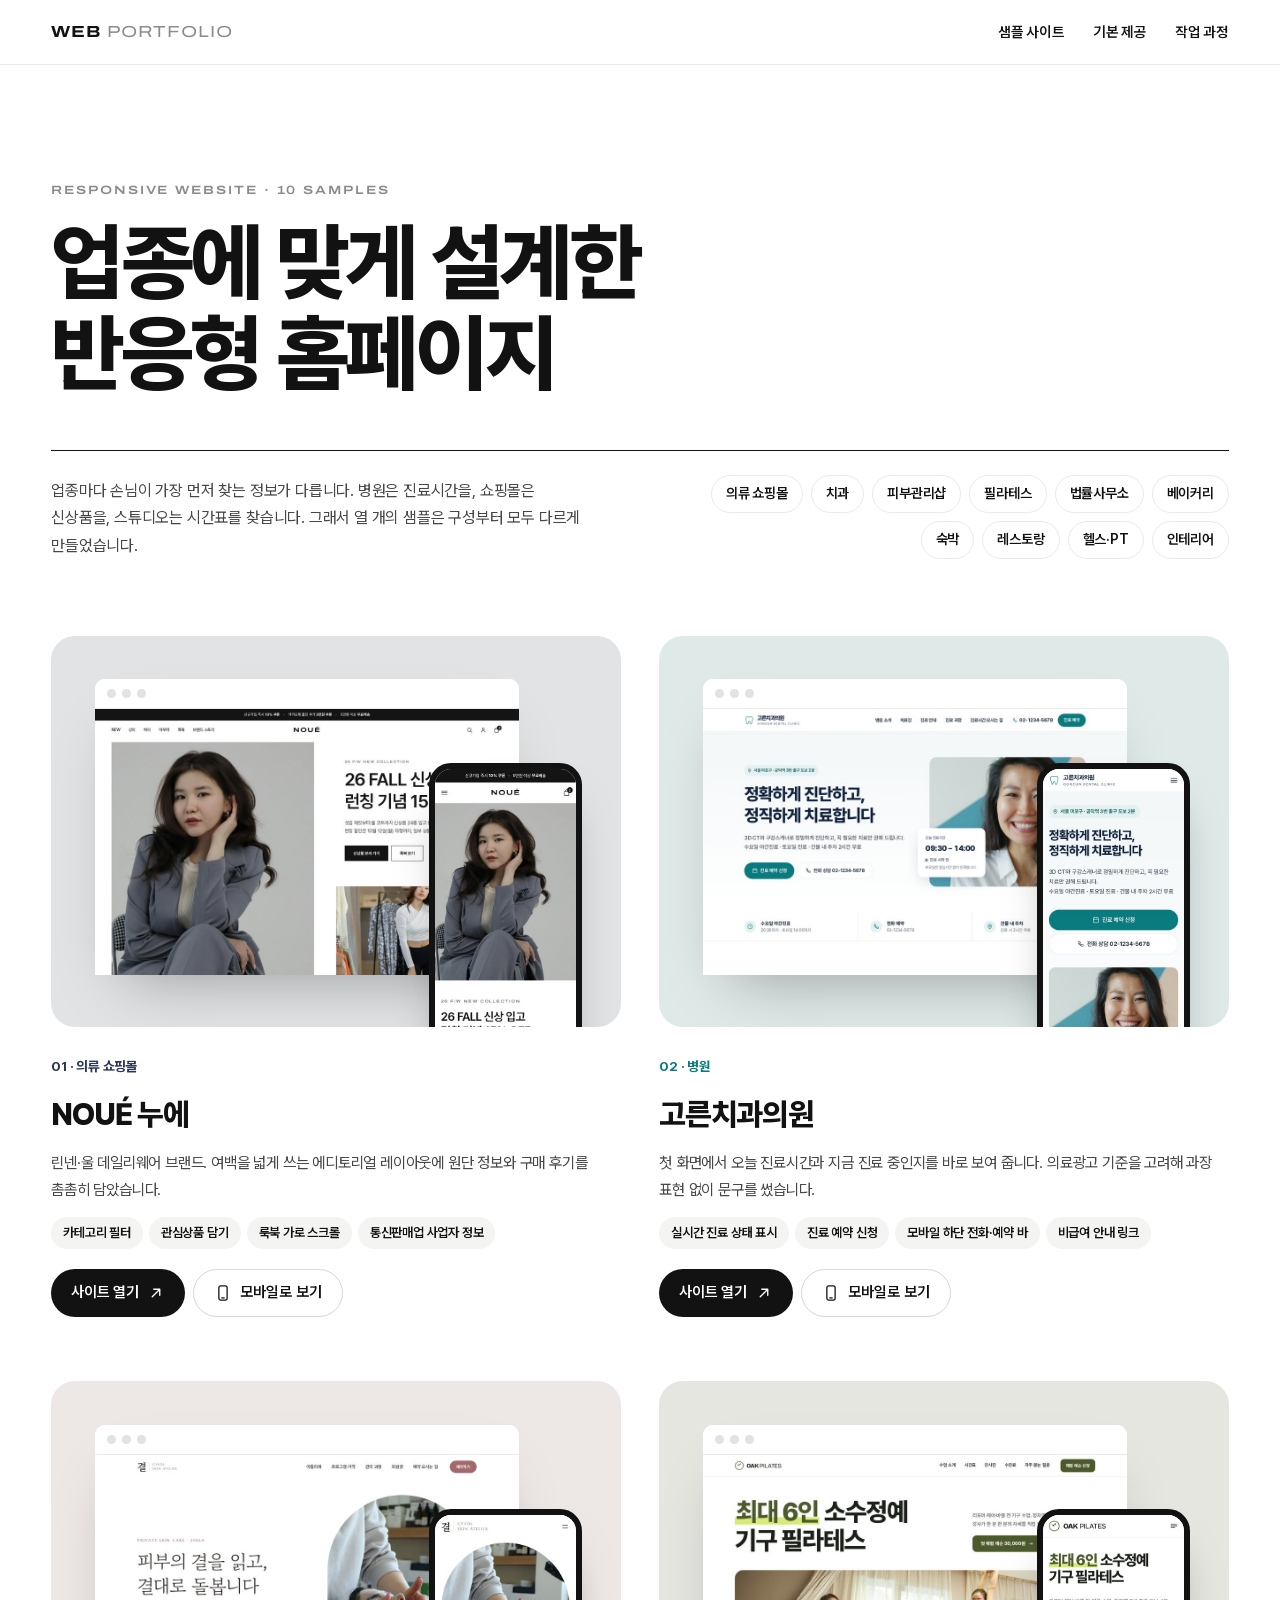
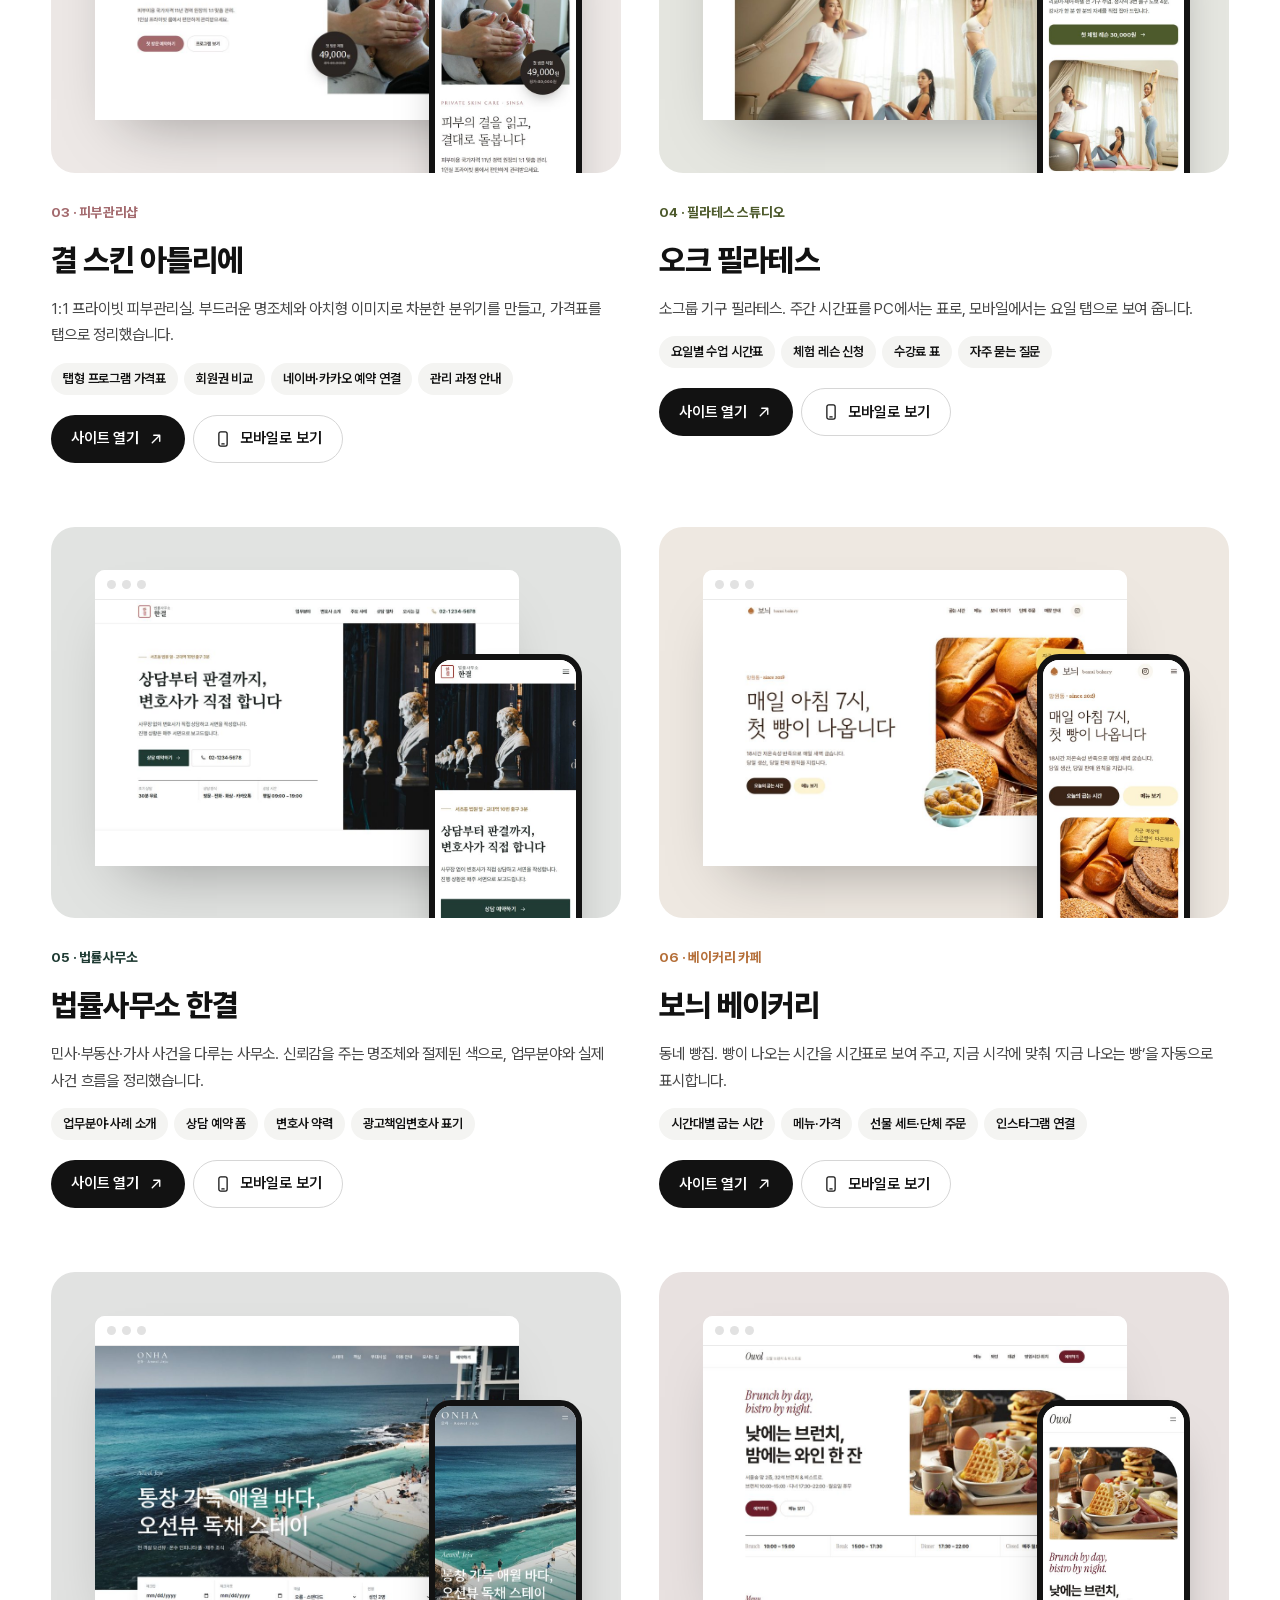
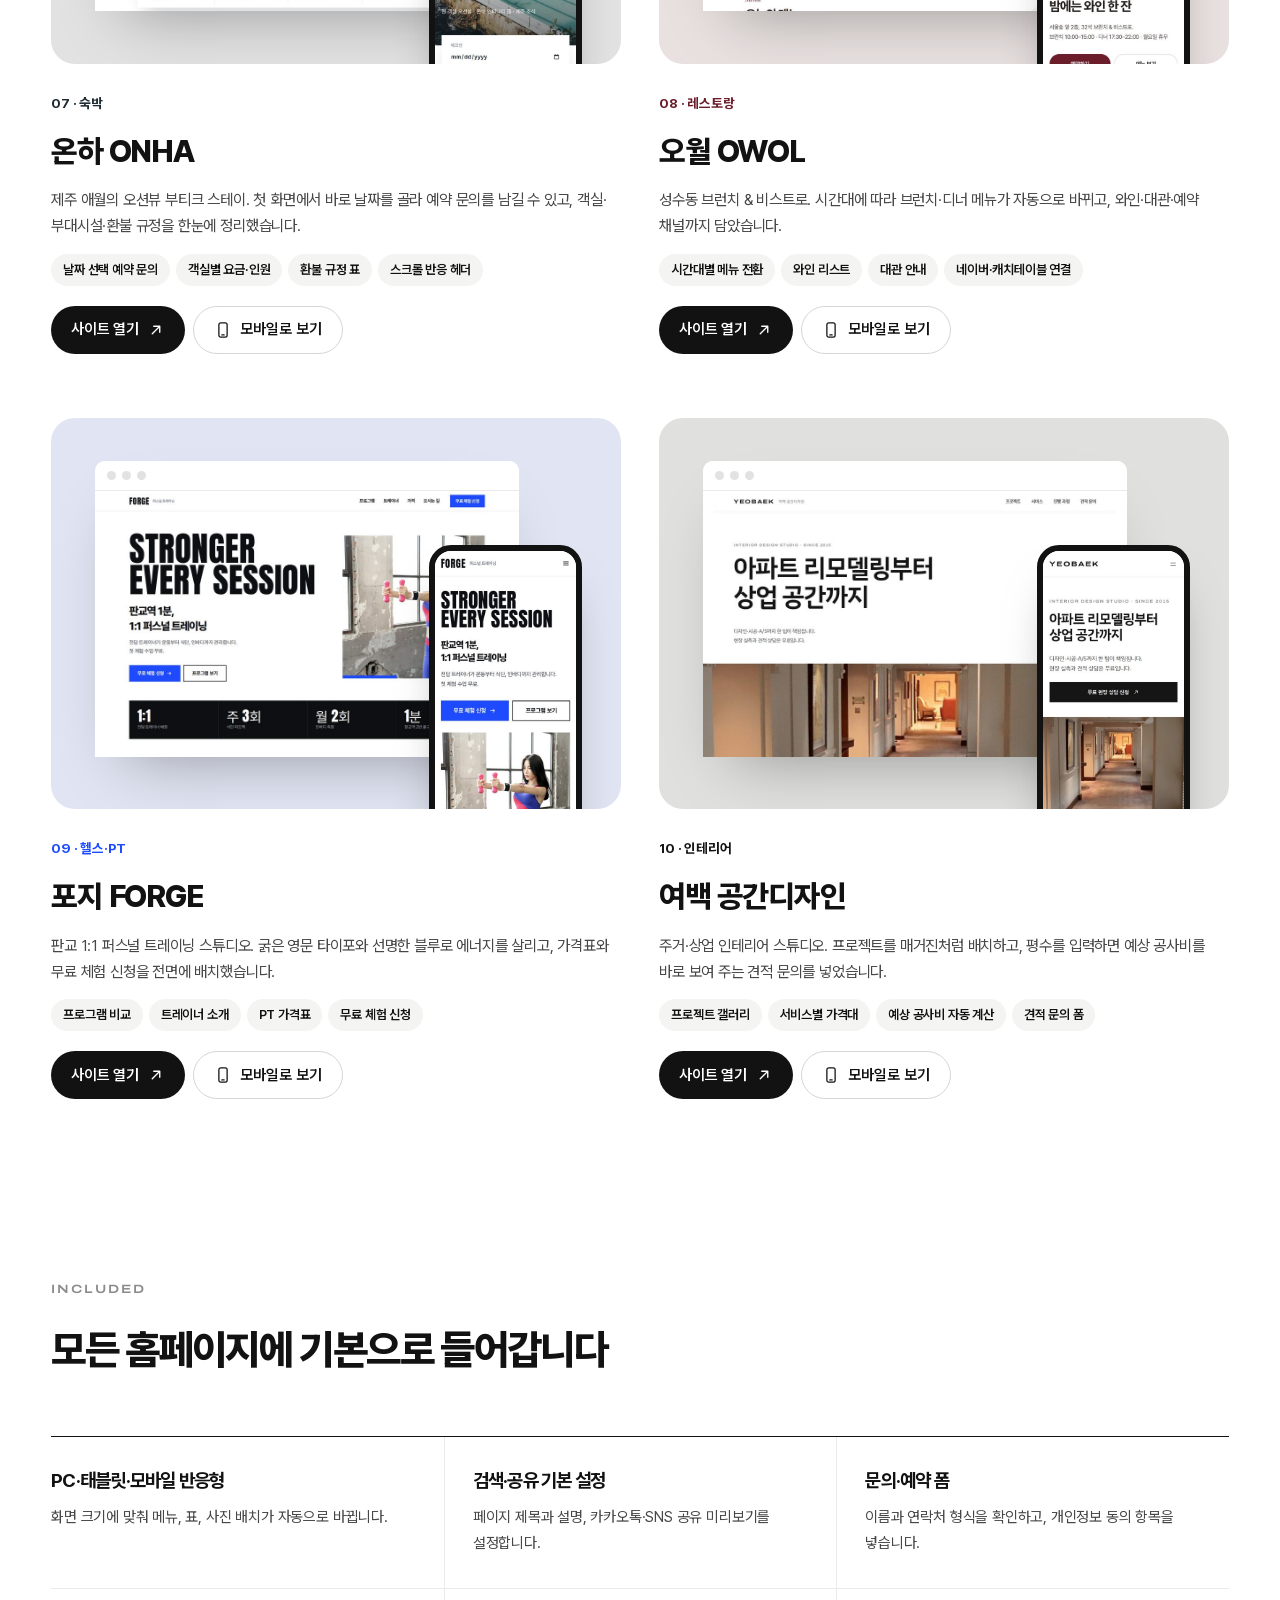
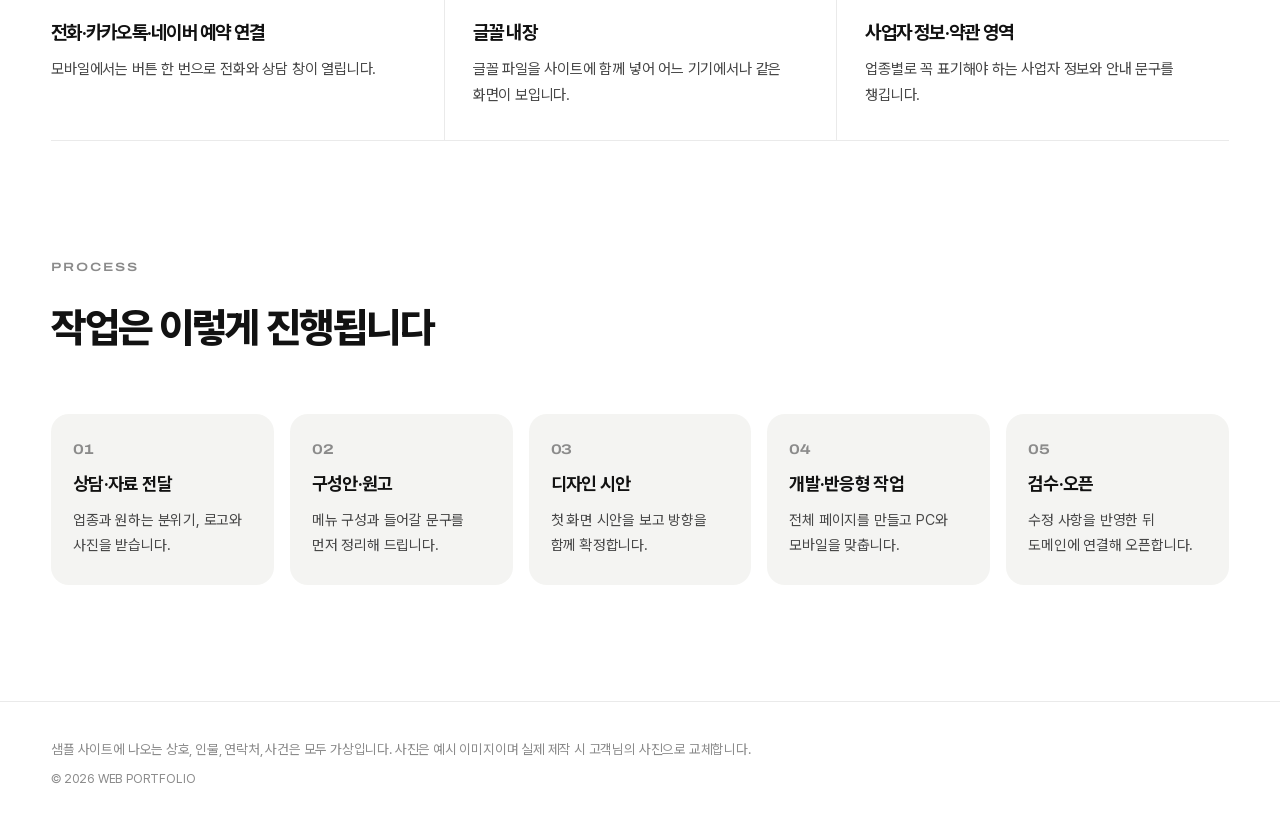
<file: index.html>
<!DOCTYPE html>
<html lang="ko">
<head>
<meta charset="utf-8">
<meta name="viewport" content="width=device-width, initial-scale=1">
<title>홈페이지 제작 포트폴리오</title>
<meta name="description" content="의류 쇼핑몰, 치과, 피부관리샵, 필라테스, 법률사무소, 베이커리까지 업종별 반응형 홈페이지 샘플 10종.">
<meta property="og:title" content="홈페이지 제작 포트폴리오">
<meta property="og:description" content="업종별 반응형 홈페이지 샘플 10종. PC와 모바일에서 바로 확인하세요.">
<meta property="og:type" content="website">
<link rel="stylesheet" href="assets/fonts/archivo/archivo.css">
<link rel="stylesheet" href="assets/fonts/pretendard/pretendardvariable-dynamic-subset.css">
<link rel="stylesheet" href="assets/hub.css">
</head>
<body>

<svg width="0" height="0" style="position:absolute" aria-hidden="true">
  <symbol id="i-arrow" viewBox="0 0 24 24"><path d="M7 17L17 7M9 7h8v8" fill="none" stroke="currentColor" stroke-width="1.8" stroke-linecap="round" stroke-linejoin="round"/></symbol>
  <symbol id="i-phone" viewBox="0 0 24 24"><rect x="6.5" y="2.5" width="11" height="19" rx="2.5" fill="none" stroke="currentColor" stroke-width="1.7"/><path d="M10.5 18.5h3" stroke="currentColor" stroke-width="1.7" stroke-linecap="round"/></symbol>
  <symbol id="i-close" viewBox="0 0 24 24"><path d="M6 6l12 12M18 6L6 18" stroke="currentColor" stroke-width="1.8" stroke-linecap="round"/></symbol>
</svg>

<header class="header">
  <div class="container header-inner">
    <a class="brand" href="#top">WEB<span>PORTFOLIO</span></a>
    <nav class="nav" aria-label="주 메뉴">
      <a href="#works">샘플 사이트</a>
      <a href="#included">기본 제공</a>
      <a href="#process">작업 과정</a>
    </nav>
  </div>
</header>

<main id="top">

  <section class="hero">
    <div class="container">
      <p class="label">RESPONSIVE WEBSITE · 10 SAMPLES</p>
      <h1>업종에 맞게 설계한<br>반응형 홈페이지</h1>
      <div class="hero-sub">
        <p>업종마다 손님이 가장 먼저 찾는 정보가 다릅니다. 병원은 진료시간을, 쇼핑몰은 신상품을, 스튜디오는 시간표를 찾습니다. 그래서 열 개의 샘플은 구성부터 모두 다르게 만들었습니다.</p>
        <ul class="hero-tags" aria-label="샘플 업종">
          <li>의류 쇼핑몰</li><li>치과</li><li>피부관리샵</li><li>필라테스</li><li>법률사무소</li><li>베이커리</li><li>숙박</li><li>레스토랑</li><li>헬스·PT</li><li>인테리어</li>
        </ul>
      </div>
    </div>
  </section>

  <section class="works" id="works" aria-label="샘플 사이트">
    <div class="container works-grid">

      <article class="work" style="--k:#2c3856">
        <div class="mock">
          <div class="mock-pc"><span class="bar"><i></i><i></i><i></i></span><img src="assets/thumbs/fashion-pc.jpg" alt="NOUÉ 의류 쇼핑몰 PC 화면" loading="lazy" width="960" height="600"></div>
          <div class="mock-m"><img src="assets/thumbs/fashion-m.jpg" alt="NOUÉ 의류 쇼핑몰 모바일 화면" loading="lazy" width="390" height="844"></div>
        </div>
        <div class="work-body">
          <p class="work-cat">01 · 의류 쇼핑몰</p>
          <h2>NOUÉ 누에</h2>
          <p class="work-desc">린넨·울 데일리웨어 브랜드. 여백을 넓게 쓰는 에디토리얼 레이아웃에 원단 정보와 구매 후기를 촘촘히 담았습니다.</p>
          <ul class="work-feat"><li>카테고리 필터</li><li>관심상품 담기</li><li>룩북 가로 스크롤</li><li>통신판매업 사업자 정보</li></ul>
          <div class="work-actions">
            <a class="btn btn-dark" href="sites/fashion/index.html" target="_blank" rel="noopener">사이트 열기 <svg><use href="#i-arrow"/></svg></a>
            <button class="btn btn-line" type="button" data-mobile="sites/fashion/index.html" data-title="NOUÉ 누에"><svg><use href="#i-phone"/></svg>모바일로 보기</button>
          </div>
        </div>
      </article>

      <article class="work" style="--k:#0a7c80">
        <div class="mock">
          <div class="mock-pc"><span class="bar"><i></i><i></i><i></i></span><img src="assets/thumbs/dental-pc.jpg" alt="고른치과의원 PC 화면" loading="lazy" width="960" height="600"></div>
          <div class="mock-m"><img src="assets/thumbs/dental-m.jpg" alt="고른치과의원 모바일 화면" loading="lazy" width="390" height="844"></div>
        </div>
        <div class="work-body">
          <p class="work-cat">02 · 병원</p>
          <h2>고른치과의원</h2>
          <p class="work-desc">첫 화면에서 오늘 진료시간과 지금 진료 중인지를 바로 보여 줍니다. 의료광고 기준을 고려해 과장 표현 없이 문구를 썼습니다.</p>
          <ul class="work-feat"><li>실시간 진료 상태 표시</li><li>진료 예약 신청</li><li>모바일 하단 전화·예약 바</li><li>비급여 안내 링크</li></ul>
          <div class="work-actions">
            <a class="btn btn-dark" href="sites/dental/index.html" target="_blank" rel="noopener">사이트 열기 <svg><use href="#i-arrow"/></svg></a>
            <button class="btn btn-line" type="button" data-mobile="sites/dental/index.html" data-title="고른치과의원"><svg><use href="#i-phone"/></svg>모바일로 보기</button>
          </div>
        </div>
      </article>

      <article class="work" style="--k:#a36a6e">
        <div class="mock">
          <div class="mock-pc"><span class="bar"><i></i><i></i><i></i></span><img src="assets/thumbs/skin-pc.jpg" alt="결 스킨 아틀리에 PC 화면" loading="lazy" width="960" height="600"></div>
          <div class="mock-m"><img src="assets/thumbs/skin-m.jpg" alt="결 스킨 아틀리에 모바일 화면" loading="lazy" width="390" height="844"></div>
        </div>
        <div class="work-body">
          <p class="work-cat">03 · 피부관리샵</p>
          <h2>결 스킨 아틀리에</h2>
          <p class="work-desc">1:1 프라이빗 피부관리실. 부드러운 명조체와 아치형 이미지로 차분한 분위기를 만들고, 가격표를 탭으로 정리했습니다.</p>
          <ul class="work-feat"><li>탭형 프로그램 가격표</li><li>회원권 비교</li><li>네이버·카카오 예약 연결</li><li>관리 과정 안내</li></ul>
          <div class="work-actions">
            <a class="btn btn-dark" href="sites/skin/index.html" target="_blank" rel="noopener">사이트 열기 <svg><use href="#i-arrow"/></svg></a>
            <button class="btn btn-line" type="button" data-mobile="sites/skin/index.html" data-title="결 스킨 아틀리에"><svg><use href="#i-phone"/></svg>모바일로 보기</button>
          </div>
        </div>
      </article>

      <article class="work" style="--k:#4d5a2c">
        <div class="mock">
          <div class="mock-pc"><span class="bar"><i></i><i></i><i></i></span><img src="assets/thumbs/pilates-pc.jpg" alt="오크 필라테스 PC 화면" loading="lazy" width="960" height="600"></div>
          <div class="mock-m"><img src="assets/thumbs/pilates-m.jpg" alt="오크 필라테스 모바일 화면" loading="lazy" width="390" height="844"></div>
        </div>
        <div class="work-body">
          <p class="work-cat">04 · 필라테스 스튜디오</p>
          <h2>오크 필라테스</h2>
          <p class="work-desc">소그룹 기구 필라테스. 주간 시간표를 PC에서는 표로, 모바일에서는 요일 탭으로 보여 줍니다.</p>
          <ul class="work-feat"><li>요일별 수업 시간표</li><li>체험 레슨 신청</li><li>수강료 표</li><li>자주 묻는 질문</li></ul>
          <div class="work-actions">
            <a class="btn btn-dark" href="sites/pilates/index.html" target="_blank" rel="noopener">사이트 열기 <svg><use href="#i-arrow"/></svg></a>
            <button class="btn btn-line" type="button" data-mobile="sites/pilates/index.html" data-title="오크 필라테스"><svg><use href="#i-phone"/></svg>모바일로 보기</button>
          </div>
        </div>
      </article>

      <article class="work" style="--k:#1f3b33">
        <div class="mock">
          <div class="mock-pc"><span class="bar"><i></i><i></i><i></i></span><img src="assets/thumbs/law-pc.jpg" alt="법률사무소 한결 PC 화면" loading="lazy" width="960" height="600"></div>
          <div class="mock-m"><img src="assets/thumbs/law-m.jpg" alt="법률사무소 한결 모바일 화면" loading="lazy" width="390" height="844"></div>
        </div>
        <div class="work-body">
          <p class="work-cat">05 · 법률사무소</p>
          <h2>법률사무소 한결</h2>
          <p class="work-desc">민사·부동산·가사 사건을 다루는 사무소. 신뢰감을 주는 명조체와 절제된 색으로, 업무분야와 실제 사건 흐름을 정리했습니다.</p>
          <ul class="work-feat"><li>업무분야·사례 소개</li><li>상담 예약 폼</li><li>변호사 약력</li><li>광고책임변호사 표기</li></ul>
          <div class="work-actions">
            <a class="btn btn-dark" href="sites/law/index.html" target="_blank" rel="noopener">사이트 열기 <svg><use href="#i-arrow"/></svg></a>
            <button class="btn btn-line" type="button" data-mobile="sites/law/index.html" data-title="법률사무소 한결"><svg><use href="#i-phone"/></svg>모바일로 보기</button>
          </div>
        </div>
      </article>

      <article class="work" style="--k:#b5703a">
        <div class="mock">
          <div class="mock-pc"><span class="bar"><i></i><i></i><i></i></span><img src="assets/thumbs/bakery-pc.jpg" alt="보늬 베이커리 PC 화면" loading="lazy" width="960" height="600"></div>
          <div class="mock-m"><img src="assets/thumbs/bakery-m.jpg" alt="보늬 베이커리 모바일 화면" loading="lazy" width="390" height="844"></div>
        </div>
        <div class="work-body">
          <p class="work-cat">06 · 베이커리 카페</p>
          <h2>보늬 베이커리</h2>
          <p class="work-desc">동네 빵집. 빵이 나오는 시간을 시간표로 보여 주고, 지금 시각에 맞춰 ‘지금 나오는 빵’을 자동으로 표시합니다.</p>
          <ul class="work-feat"><li>시간대별 굽는 시간</li><li>메뉴·가격</li><li>선물 세트·단체 주문</li><li>인스타그램 연결</li></ul>
          <div class="work-actions">
            <a class="btn btn-dark" href="sites/bakery/index.html" target="_blank" rel="noopener">사이트 열기 <svg><use href="#i-arrow"/></svg></a>
            <button class="btn btn-line" type="button" data-mobile="sites/bakery/index.html" data-title="보늬 베이커리"><svg><use href="#i-phone"/></svg>모바일로 보기</button>
          </div>
        </div>
      </article>


      <article class="work" style="--k:#1f2b33">
        <div class="mock">
          <div class="mock-pc"><span class="bar"><i></i><i></i><i></i></span><img src="assets/thumbs/stay-pc.jpg" alt="부티크 스테이 온하 PC 화면" loading="lazy" width="960" height="600"></div>
          <div class="mock-m"><img src="assets/thumbs/stay-m.jpg" alt="부티크 스테이 온하 모바일 화면" loading="lazy" width="390" height="844"></div>
        </div>
        <div class="work-body">
          <p class="work-cat">07 · 숙박</p>
          <h2>온하 ONHA</h2>
          <p class="work-desc">제주 애월의 오션뷰 부티크 스테이. 첫 화면에서 바로 날짜를 골라 예약 문의를 남길 수 있고, 객실·부대시설·환불 규정을 한눈에 정리했습니다.</p>
          <ul class="work-feat"><li>날짜 선택 예약 문의</li><li>객실별 요금·인원</li><li>환불 규정 표</li><li>스크롤 반응 헤더</li></ul>
          <div class="work-actions">
            <a class="btn btn-dark" href="sites/stay/index.html" target="_blank" rel="noopener">사이트 열기 <svg><use href="#i-arrow"/></svg></a>
            <button class="btn btn-line" type="button" data-mobile="sites/stay/index.html" data-title="온하 ONHA"><svg><use href="#i-phone"/></svg>모바일로 보기</button>
          </div>
        </div>
      </article>

      <article class="work" style="--k:#6b1e2a">
        <div class="mock">
          <div class="mock-pc"><span class="bar"><i></i><i></i><i></i></span><img src="assets/thumbs/bistro-pc.jpg" alt="오월 브런치 & 비스트로 PC 화면" loading="lazy" width="960" height="600"></div>
          <div class="mock-m"><img src="assets/thumbs/bistro-m.jpg" alt="오월 브런치 & 비스트로 모바일 화면" loading="lazy" width="390" height="844"></div>
        </div>
        <div class="work-body">
          <p class="work-cat">08 · 레스토랑</p>
          <h2>오월 OWOL</h2>
          <p class="work-desc">성수동 브런치 & 비스트로. 시간대에 따라 브런치·디너 메뉴가 자동으로 바뀌고, 와인·대관·예약 채널까지 담았습니다.</p>
          <ul class="work-feat"><li>시간대별 메뉴 전환</li><li>와인 리스트</li><li>대관 안내</li><li>네이버·캐치테이블 연결</li></ul>
          <div class="work-actions">
            <a class="btn btn-dark" href="sites/bistro/index.html" target="_blank" rel="noopener">사이트 열기 <svg><use href="#i-arrow"/></svg></a>
            <button class="btn btn-line" type="button" data-mobile="sites/bistro/index.html" data-title="오월 OWOL"><svg><use href="#i-phone"/></svg>모바일로 보기</button>
          </div>
        </div>
      </article>

      <article class="work" style="--k:#1e4bff">
        <div class="mock">
          <div class="mock-pc"><span class="bar"><i></i><i></i><i></i></span><img src="assets/thumbs/gym-pc.jpg" alt="포지 퍼스널 트레이닝 PC 화면" loading="lazy" width="960" height="600"></div>
          <div class="mock-m"><img src="assets/thumbs/gym-m.jpg" alt="포지 퍼스널 트레이닝 모바일 화면" loading="lazy" width="390" height="844"></div>
        </div>
        <div class="work-body">
          <p class="work-cat">09 · 헬스·PT</p>
          <h2>포지 FORGE</h2>
          <p class="work-desc">판교 1:1 퍼스널 트레이닝 스튜디오. 굵은 영문 타이포와 선명한 블루로 에너지를 살리고, 가격표와 무료 체험 신청을 전면에 배치했습니다.</p>
          <ul class="work-feat"><li>프로그램 비교</li><li>트레이너 소개</li><li>PT 가격표</li><li>무료 체험 신청</li></ul>
          <div class="work-actions">
            <a class="btn btn-dark" href="sites/gym/index.html" target="_blank" rel="noopener">사이트 열기 <svg><use href="#i-arrow"/></svg></a>
            <button class="btn btn-line" type="button" data-mobile="sites/gym/index.html" data-title="포지 FORGE"><svg><use href="#i-phone"/></svg>모바일로 보기</button>
          </div>
        </div>
      </article>

      <article class="work" style="--k:#151515">
        <div class="mock">
          <div class="mock-pc"><span class="bar"><i></i><i></i><i></i></span><img src="assets/thumbs/interior-pc.jpg" alt="여백 공간디자인 PC 화면" loading="lazy" width="960" height="600"></div>
          <div class="mock-m"><img src="assets/thumbs/interior-m.jpg" alt="여백 공간디자인 모바일 화면" loading="lazy" width="390" height="844"></div>
        </div>
        <div class="work-body">
          <p class="work-cat">10 · 인테리어</p>
          <h2>여백 공간디자인</h2>
          <p class="work-desc">주거·상업 인테리어 스튜디오. 프로젝트를 매거진처럼 배치하고, 평수를 입력하면 예상 공사비를 바로 보여 주는 견적 문의를 넣었습니다.</p>
          <ul class="work-feat"><li>프로젝트 갤러리</li><li>서비스별 가격대</li><li>예상 공사비 자동 계산</li><li>견적 문의 폼</li></ul>
          <div class="work-actions">
            <a class="btn btn-dark" href="sites/interior/index.html" target="_blank" rel="noopener">사이트 열기 <svg><use href="#i-arrow"/></svg></a>
            <button class="btn btn-line" type="button" data-mobile="sites/interior/index.html" data-title="여백 공간디자인"><svg><use href="#i-phone"/></svg>모바일로 보기</button>
          </div>
        </div>
      </article>
    </div>
  </section>

  <section class="section" id="included" aria-labelledby="inc-title">
    <div class="container">
      <p class="label">INCLUDED</p>
      <h2 id="inc-title">모든 홈페이지에 기본으로 들어갑니다</h2>
      <ul class="inc-grid">
        <li><h3>PC·태블릿·모바일 반응형</h3><p>화면 크기에 맞춰 메뉴, 표, 사진 배치가 자동으로 바뀝니다.</p></li>
        <li><h3>검색·공유 기본 설정</h3><p>페이지 제목과 설명, 카카오톡·SNS 공유 미리보기를 설정합니다.</p></li>
        <li><h3>문의·예약 폼</h3><p>이름과 연락처 형식을 확인하고, 개인정보 동의 항목을 넣습니다.</p></li>
        <li><h3>전화·카카오톡·네이버 예약 연결</h3><p>모바일에서는 버튼 한 번으로 전화와 상담 창이 열립니다.</p></li>
        <li><h3>글꼴 내장</h3><p>글꼴 파일을 사이트에 함께 넣어 어느 기기에서나 같은 화면이 보입니다.</p></li>
        <li><h3>사업자 정보·약관 영역</h3><p>업종별로 꼭 표기해야 하는 사업자 정보와 안내 문구를 챙깁니다.</p></li>
      </ul>
    </div>
  </section>

  <section class="section" id="process" aria-labelledby="proc-title">
    <div class="container">
      <p class="label">PROCESS</p>
      <h2 id="proc-title">작업은 이렇게 진행됩니다</h2>
      <ol class="proc">
        <li><span>01</span><h3>상담·자료 전달</h3><p>업종과 원하는 분위기, 로고와 사진을 받습니다.</p></li>
        <li><span>02</span><h3>구성안·원고</h3><p>메뉴 구성과 들어갈 문구를 먼저 정리해 드립니다.</p></li>
        <li><span>03</span><h3>디자인 시안</h3><p>첫 화면 시안을 보고 방향을 함께 확정합니다.</p></li>
        <li><span>04</span><h3>개발·반응형 작업</h3><p>전체 페이지를 만들고 PC와 모바일을 맞춥니다.</p></li>
        <li><span>05</span><h3>검수·오픈</h3><p>수정 사항을 반영한 뒤 도메인에 연결해 오픈합니다.</p></li>
      </ol>
    </div>
  </section>

</main>

<footer class="footer">
  <div class="container">
    <p>샘플 사이트에 나오는 상호, 인물, 연락처, 사건은 모두 가상입니다. 사진은 예시 이미지이며 실제 제작 시 고객님의 사진으로 교체합니다.</p>
    <p class="copy">© 2026 WEB PORTFOLIO</p>
  </div>
</footer>

<dialog class="viewer" id="viewer" aria-labelledby="viewer-title">
  <div class="viewer-head">
    <p id="viewer-title">모바일 화면</p>
    <div class="viewer-tools">
      <a class="viewer-open" href="#" target="_blank" rel="noopener">새 창에서 열기</a>
      <button class="viewer-close" type="button" aria-label="닫기"><svg><use href="#i-close"/></svg></button>
    </div>
  </div>
  <div class="phone"><iframe title="모바일 미리보기" src="about:blank" width="390" height="780"></iframe></div>
</dialog>

<script src="assets/hub.js"></script>
</body>
</html>
</file>
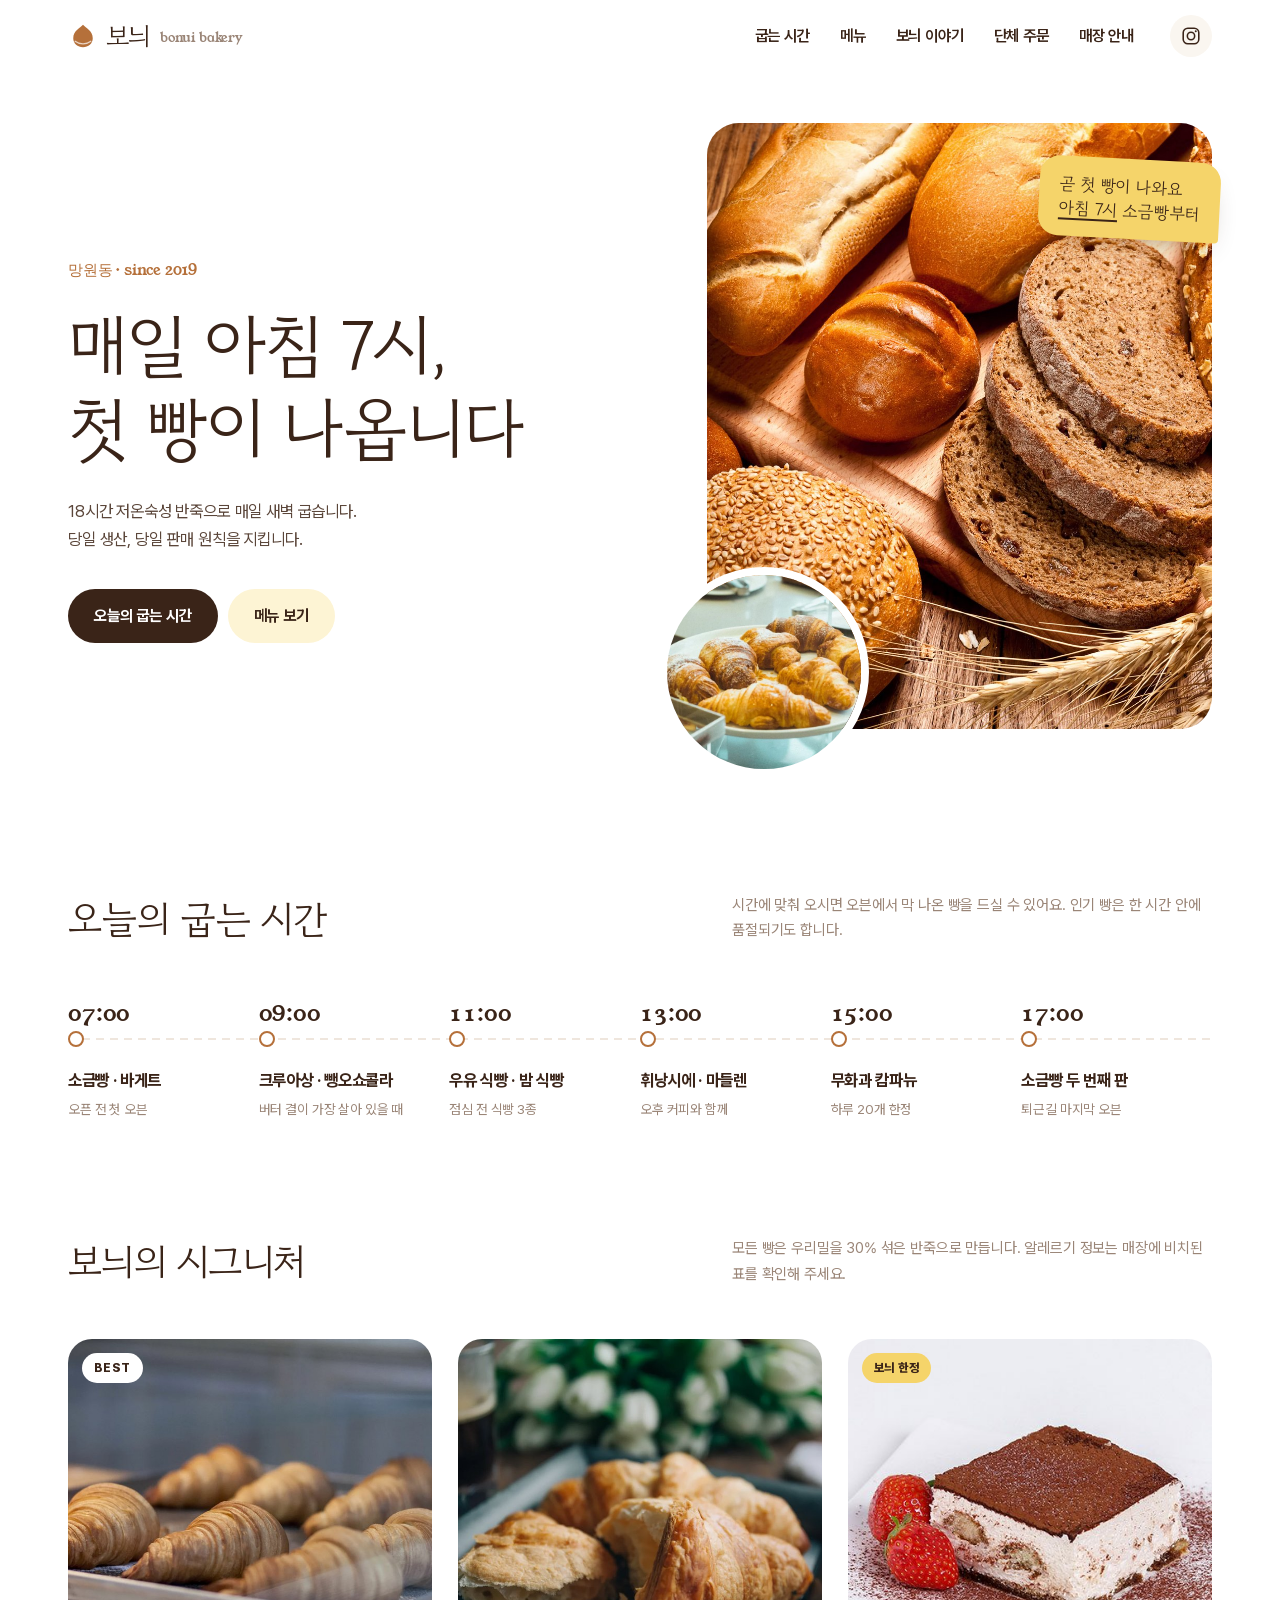
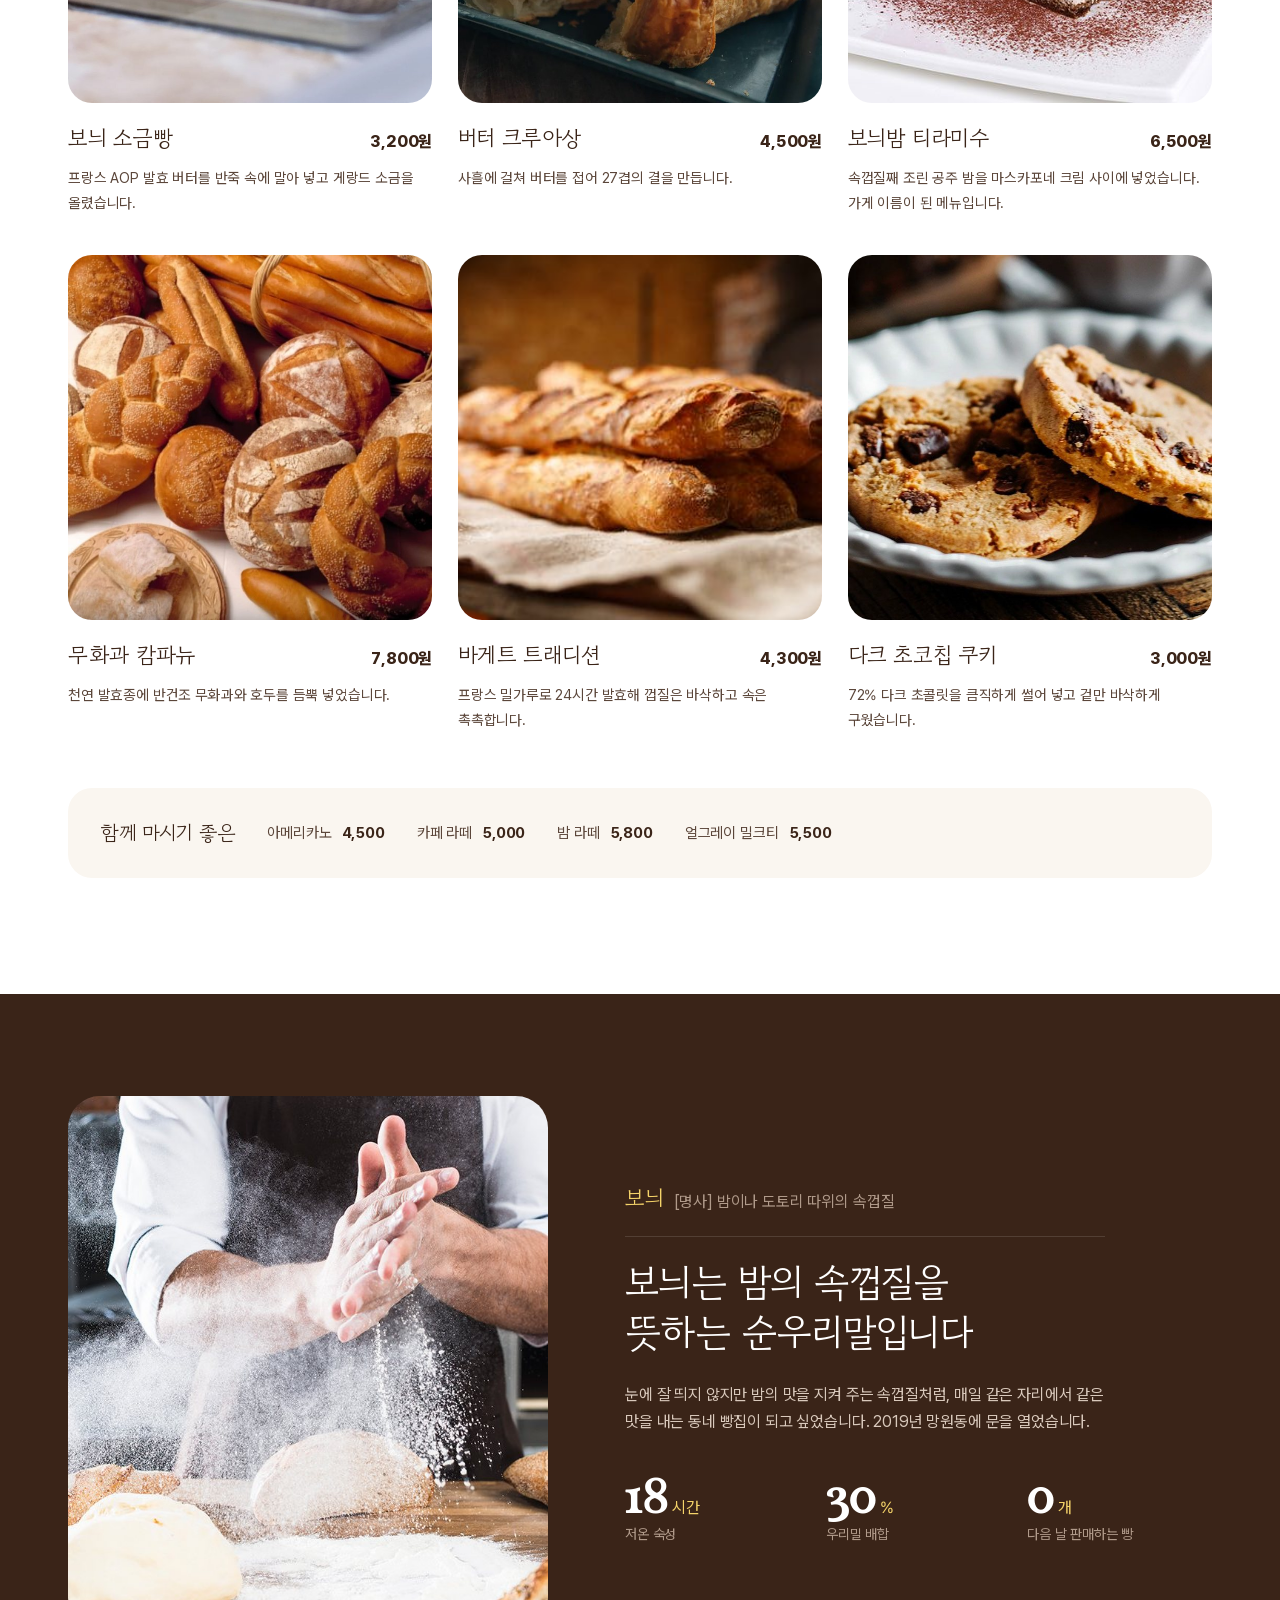
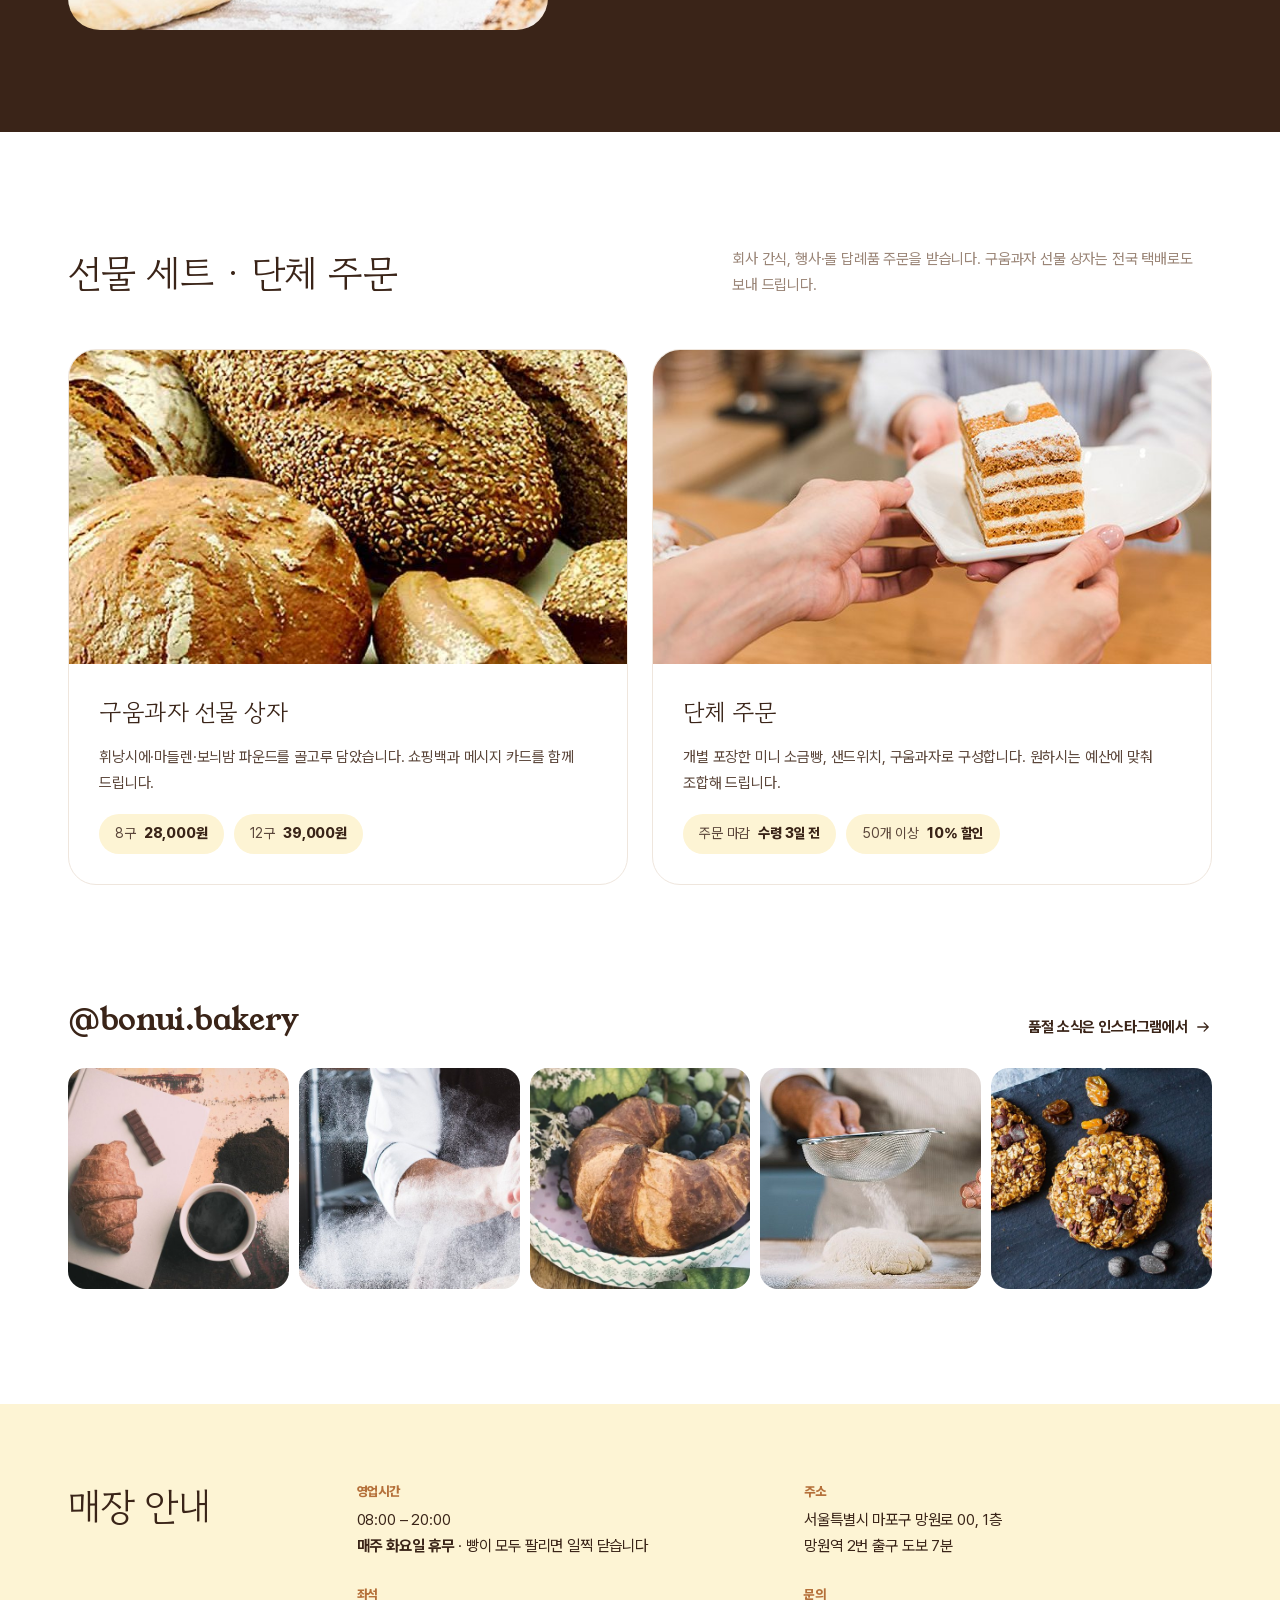
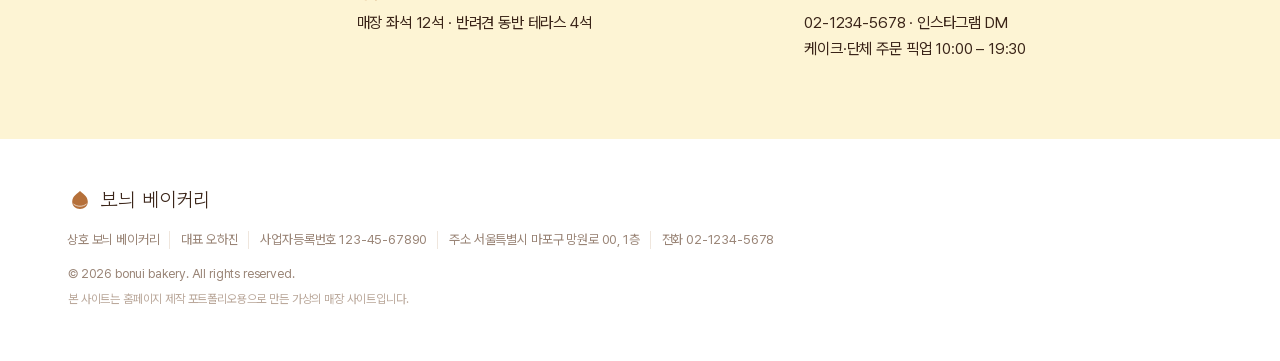
<file: sites/bakery/index.html>
<!DOCTYPE html>
<html lang="ko">
<head>
<meta charset="utf-8">
<meta name="viewport" content="width=device-width, initial-scale=1">
<title>보늬 베이커리 | 망원동 동네 빵집</title>
<meta name="description" content="망원동 보늬 베이커리. 18시간 저온 숙성 반죽으로 매일 아침 7시부터 빵을 굽습니다. 오늘의 굽는 시간과 시그니처 메뉴, 단체 주문을 안내합니다.">
<meta property="og:title" content="보늬 베이커리 | 망원동 동네 빵집">
<meta property="og:description" content="매일 아침 7시, 첫 빵이 나옵니다.">
<meta property="og:type" content="website">
<link rel="stylesheet" href="../../assets/fonts/gowun-dodum/gowun-dodum.css">
<link rel="stylesheet" href="../../assets/fonts/young-serif/young-serif.css">
<link rel="stylesheet" href="../../assets/fonts/pretendard/pretendardvariable-dynamic-subset.css">
<link rel="stylesheet" href="style.css">
</head>
<body>

<svg width="0" height="0" style="position:absolute" aria-hidden="true">
  <symbol id="i-menu" viewBox="0 0 24 24"><path d="M4 7h16M4 12h16M4 17h16" stroke="currentColor" stroke-width="1.7" stroke-linecap="round"/></symbol>
  <symbol id="i-close" viewBox="0 0 24 24"><path d="M6 6l12 12M18 6L6 18" stroke="currentColor" stroke-width="1.7" stroke-linecap="round"/></symbol>
  <symbol id="i-arrow" viewBox="0 0 24 24"><path d="M5 12h14M13.5 6.5L19 12l-5.5 5.5" fill="none" stroke="currentColor" stroke-width="1.7" stroke-linecap="round" stroke-linejoin="round"/></symbol>
  <symbol id="i-insta" viewBox="0 0 24 24"><rect x="3.5" y="3.5" width="17" height="17" rx="5" fill="none" stroke="currentColor" stroke-width="1.7"/><circle cx="12" cy="12" r="4" fill="none" stroke="currentColor" stroke-width="1.7"/><circle cx="17.2" cy="6.8" r="1.1" fill="currentColor"/></symbol>
  <symbol id="chestnut" viewBox="0 0 40 40"><path d="M20 5c3 3.5 13 8 13 18 0 7-5.8 12-13 12S7 30 7 23C7 13 17 8.5 20 5z" fill="currentColor"/><path d="M9.5 27c3 2.4 6.6 3.4 10.5 3.4S27.5 29.4 30.5 27" fill="none" stroke="#fff" stroke-width="1.6" stroke-linecap="round" opacity=".7"/></symbol>
</svg>

<a class="skip" href="#main">본문 바로가기</a>

<header class="header">
  <div class="container header-inner">
    <a class="logo" href="#top" aria-label="보늬 베이커리 홈">
      <svg class="logo-mark" viewBox="0 0 40 40" aria-hidden="true"><use href="#chestnut"/></svg>
      <span class="logo-ko">보늬</span>
      <span class="logo-en">bonui bakery</span>
    </a>
    <nav class="gnb" aria-label="주 메뉴">
      <a href="#bake">굽는 시간</a>
      <a href="#menu">메뉴</a>
      <a href="#story">보늬 이야기</a>
      <a href="#order">단체 주문</a>
      <a href="#store">매장 안내</a>
    </nav>
    <a class="insta-link" href="#" aria-label="인스타그램"><svg><use href="#i-insta"/></svg></a>
    <button class="menu-btn" type="button" aria-label="메뉴 열기" aria-expanded="false" aria-controls="mnav"><svg><use href="#i-menu"/></svg></button>
  </div>
  <nav class="mnav" id="mnav" aria-label="모바일 메뉴" hidden>
    <a href="#bake">굽는 시간</a>
    <a href="#menu">메뉴</a>
    <a href="#story">보늬 이야기</a>
    <a href="#order">단체 주문</a>
    <a href="#store">매장 안내</a>
  </nav>
</header>

<main id="main">

  <section class="hero" id="top">
    <div class="container hero-grid">
      <div class="hero-copy">
        <p class="hero-tag">망원동 · since 2019</p>
        <h1>매일 아침 7시,<br>첫 빵이 나옵니다</h1>
        <p class="lead">18시간 저온숙성 반죽으로 매일 새벽 굽습니다.<br>당일 생산, 당일 판매 원칙을 지킵니다.</p>
        <div class="btn-row">
          <a class="btn btn-brown" href="#bake">오늘의 굽는 시간</a>
          <a class="btn btn-soft" href="#menu">메뉴 보기</a>
        </div>
      </div>
      <div class="hero-visual">
        <figure class="hv-main"><img src="images/hero.jpg" alt="어두운 작업대 위에 놓인 갓 구운 빵" width="1000" height="1200" fetchpriority="high"></figure>
        <figure class="hv-sub"><img src="images/hero-2.jpg" alt="갓 구운 바게트" width="600" height="600"></figure>
        <p class="hv-note" data-now-baking>지금 매장에<br><b>소금빵</b>이 따끈해요</p>
      </div>
    </div>
  </section>

  <section class="section bake" id="bake" aria-labelledby="bake-title">
    <div class="container">
      <div class="section-head">
        <h2 id="bake-title">오늘의 굽는 시간</h2>
        <p>시간에 맞춰 오시면 오븐에서 막 나온 빵을 드실 수 있어요. 인기 빵은 한 시간 안에 품절되기도 합니다.</p>
      </div>
      <ol class="timeline">
        <li data-at="0700" data-name="소금빵"><time>07:00</time><h3>소금빵 · 바게트</h3><p>오픈 전 첫 오븐</p></li>
        <li data-at="0900" data-name="크루아상"><time>09:00</time><h3>크루아상 · 뺑오쇼콜라</h3><p>버터 결이 가장 살아 있을 때</p></li>
        <li data-at="1100" data-name="우유 식빵"><time>11:00</time><h3>우유 식빵 · 밤 식빵</h3><p>점심 전 식빵 3종</p></li>
        <li data-at="1300" data-name="휘낭시에"><time>13:00</time><h3>휘낭시에 · 마들렌</h3><p>오후 커피와 함께</p></li>
        <li data-at="1500" data-name="무화과 캄파뉴"><time>15:00</time><h3>무화과 캄파뉴</h3><p>하루 20개 한정</p></li>
        <li data-at="1700" data-name="소금빵"><time>17:00</time><h3>소금빵 두 번째 판</h3><p>퇴근길 마지막 오븐</p></li>
      </ol>
    </div>
  </section>

  <section class="section" id="menu" aria-labelledby="menu-title">
    <div class="container">
      <div class="section-head">
        <h2 id="menu-title">보늬의 시그니처</h2>
        <p>모든 빵은 우리밀을 30% 섞은 반죽으로 만듭니다. 알레르기 정보는 매장에 비치된 표를 확인해 주세요.</p>
      </div>
      <div class="menu-grid">
        <article class="item">
          <figure><img src="images/m-salt.jpg" alt="철판 가득 구워진 소금빵" loading="lazy" width="700" height="700"><span class="item-badge">BEST</span></figure>
          <div class="item-row"><h3>보늬 소금빵</h3><p class="price">3,200원</p></div>
          <p>프랑스 AOP 발효 버터를 반죽 속에 말아 넣고 게랑드 소금을 올렸습니다.</p>
        </article>
        <article class="item">
          <figure><img src="images/m-croissant.jpg" alt="바구니에 담긴 크루아상과 베이글" loading="lazy" width="700" height="700"></figure>
          <div class="item-row"><h3>버터 크루아상</h3><p class="price">4,500원</p></div>
          <p>사흘에 걸쳐 버터를 접어 27겹의 결을 만듭니다.</p>
        </article>
        <article class="item">
          <figure><img src="images/m-chestnut.jpg" alt="코코아 가루를 뿌린 보늬밤 티라미수" loading="lazy" width="700" height="700"><span class="item-badge item-badge-sig">보늬 한정</span></figure>
          <div class="item-row"><h3>보늬밤 티라미수</h3><p class="price">6,500원</p></div>
          <p>속껍질째 조린 공주 밤을 마스카포네 크림 사이에 넣었습니다. 가게 이름이 된 메뉴입니다.</p>
        </article>
        <article class="item">
          <figure><img src="images/m-campagne.jpg" alt="무화과와 호두가 들어간 캄파뉴" loading="lazy" width="700" height="700"></figure>
          <div class="item-row"><h3>무화과 캄파뉴</h3><p class="price">7,800원</p></div>
          <p>천연 발효종에 반건조 무화과와 호두를 듬뿍 넣었습니다.</p>
        </article>
        <article class="item">
          <figure><img src="images/m-bread.jpg" alt="겉이 바삭하게 구워진 바게트" loading="lazy" width="700" height="700"></figure>
          <div class="item-row"><h3>바게트 트래디션</h3><p class="price">4,300원</p></div>
          <p>프랑스 밀가루로 24시간 발효해 껍질은 바삭하고 속은 촉촉합니다.</p>
        </article>
        <article class="item">
          <figure><img src="images/m-financier.jpg" alt="다크 초콜릿이 박힌 쿠키" loading="lazy" width="700" height="700"></figure>
          <div class="item-row"><h3>다크 초코칩 쿠키</h3><p class="price">3,000원</p></div>
          <p>72% 다크 초콜릿을 큼직하게 썰어 넣고 겉만 바삭하게 구웠습니다.</p>
        </article>
      </div>
      <div class="drinks">
        <h3>함께 마시기 좋은</h3>
        <ul>
          <li><span>아메리카노</span><b>4,500</b></li>
          <li><span>카페 라떼</span><b>5,000</b></li>
          <li><span>밤 라떼</span><b>5,800</b></li>
          <li><span>얼그레이 밀크티</span><b>5,500</b></li>
        </ul>
      </div>
    </div>
  </section>

  <section class="story" id="story" aria-labelledby="story-title">
    <div class="container story-grid">
      <figure class="story-photo"><img src="images/story.jpg" alt="밀가루를 털며 반죽을 준비하는 제빵사" loading="lazy" width="900" height="1000"></figure>
      <div class="story-copy">
        <p class="story-word"><span>보늬</span> [명사] 밤이나 도토리 따위의 속껍질</p>
        <h2 id="story-title">보늬는 밤의 속껍질을<br>뜻하는 순우리말입니다</h2>
        <p>눈에 잘 띄지 않지만 밤의 맛을 지켜 주는 속껍질처럼, 매일 같은 자리에서 같은 맛을 내는 동네 빵집이 되고 싶었습니다. 2019년 망원동에 문을 열었습니다.</p>
        <ul class="facts">
          <li><strong>18<small>시간</small></strong><span>저온 숙성</span></li>
          <li><strong>30<small>%</small></strong><span>우리밀 배합</span></li>
          <li><strong>0<small>개</small></strong><span>다음 날 판매하는 빵</span></li>
        </ul>
      </div>
    </div>
  </section>

  <section class="section order" id="order" aria-labelledby="order-title">
    <div class="container">
      <div class="section-head">
        <h2 id="order-title">선물 세트 · 단체 주문</h2>
        <p>회사 간식, 행사·돌 답례품 주문을 받습니다. 구움과자 선물 상자는 전국 택배로도 보내 드립니다.</p>
      </div>
      <div class="order-grid">
        <article class="order-card">
          <figure><img src="images/gift.jpg" alt="밀 이삭과 밀가루를 놓은 작업대" loading="lazy" width="800" height="600"></figure>
          <div class="order-body">
            <h3>구움과자 선물 상자</h3>
            <p>휘낭시에·마들렌·보늬밤 파운드를 골고루 담았습니다. 쇼핑백과 메시지 카드를 함께 드립니다.</p>
            <dl>
              <div><dt>8구</dt><dd>28,000원</dd></div>
              <div><dt>12구</dt><dd>39,000원</dd></div>
            </dl>
          </div>
        </article>
        <article class="order-card">
          <figure><img src="images/catering.jpg" alt="케이크 한 조각을 건네는 모습" loading="lazy" width="800" height="600"></figure>
          <div class="order-body">
            <h3>단체 주문</h3>
            <p>개별 포장한 미니 소금빵, 샌드위치, 구움과자로 구성합니다. 원하시는 예산에 맞춰 조합해 드립니다.</p>
            <dl>
              <div><dt>주문 마감</dt><dd>수령 3일 전</dd></div>
              <div><dt>50개 이상</dt><dd>10% 할인</dd></div>
            </dl>
          </div>
        </article>
      </div>
    </div>
  </section>

  <section class="section insta" aria-labelledby="insta-title">
    <div class="container">
      <div class="insta-head">
        <h2 id="insta-title">@bonui.bakery</h2>
        <a class="text-link" href="#">품절 소식은 인스타그램에서 <svg><use href="#i-arrow"/></svg></a>
      </div>
      <div class="insta-grid">
        <a href="#"><img src="images/insta-1.jpg" alt="인스타그램 게시물: 오늘의 첫 빵" loading="lazy" width="500" height="500"></a>
        <a href="#"><img src="images/insta-2.jpg" alt="인스타그램 게시물: 진열대" loading="lazy" width="500" height="500"></a>
        <a href="#"><img src="images/insta-3.jpg" alt="인스타그램 게시물: 커피와 크루아상" loading="lazy" width="500" height="500"></a>
        <a href="#"><img src="images/insta-4.jpg" alt="인스타그램 게시물: 반죽 성형" loading="lazy" width="500" height="500"></a>
        <a href="#"><img src="images/insta-5.jpg" alt="인스타그램 게시물: 선물 상자" loading="lazy" width="500" height="500"></a>
      </div>
    </div>
  </section>

  <section class="store" id="store" aria-labelledby="store-title">
    <div class="container store-grid">
      <h2 id="store-title">매장 안내</h2>
      <dl>
        <div><dt>영업시간</dt><dd>08:00 – 20:00<br><span class="off">매주 화요일 휴무</span> · 빵이 모두 팔리면 일찍 닫습니다</dd></div>
        <div><dt>주소</dt><dd>서울특별시 마포구 망원로 00, 1층<br>망원역 2번 출구 도보 7분</dd></div>
        <div><dt>좌석</dt><dd>매장 좌석 12석 · 반려견 동반 테라스 4석</dd></div>
        <div><dt>문의</dt><dd>02-1234-5678 · 인스타그램 DM<br>케이크·단체 주문 픽업 10:00 – 19:30</dd></div>
      </dl>
    </div>
  </section>

</main>

<footer class="footer">
  <div class="container">
    <p class="footer-logo"><svg viewBox="0 0 40 40" aria-hidden="true"><use href="#chestnut"/></svg>보늬 베이커리</p>
    <p class="biz"><span>상호 보늬 베이커리</span><span>대표 오하진</span><span>사업자등록번호 123-45-67890</span><span>주소 서울특별시 마포구 망원로 00, 1층</span><span>전화 02-1234-5678</span></p>
    <p class="copy">© 2026 bonui bakery. All rights reserved.</p>
    <p class="demo-note">본 사이트는 홈페이지 제작 포트폴리오용으로 만든 가상의 매장 사이트입니다.</p>
  </div>
</footer>

<script src="main.js"></script>
</body>
</html>
</file>
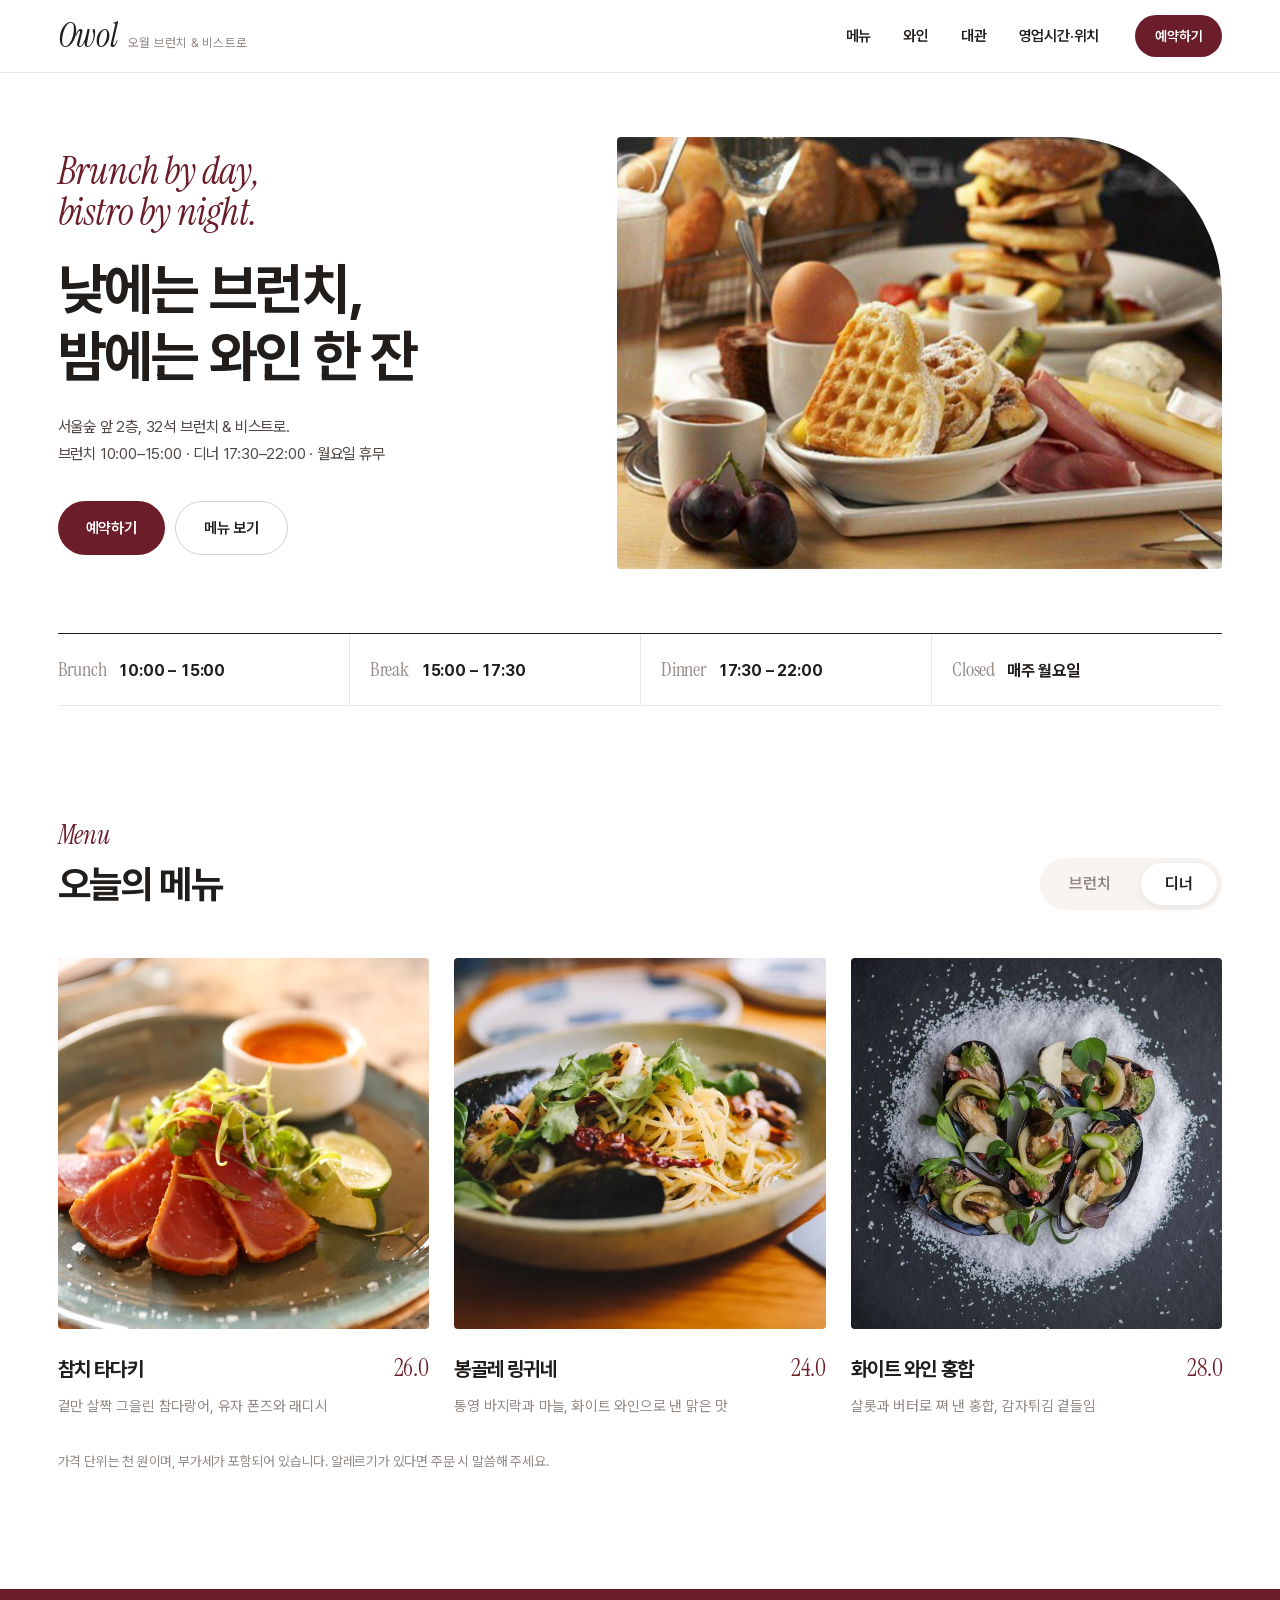
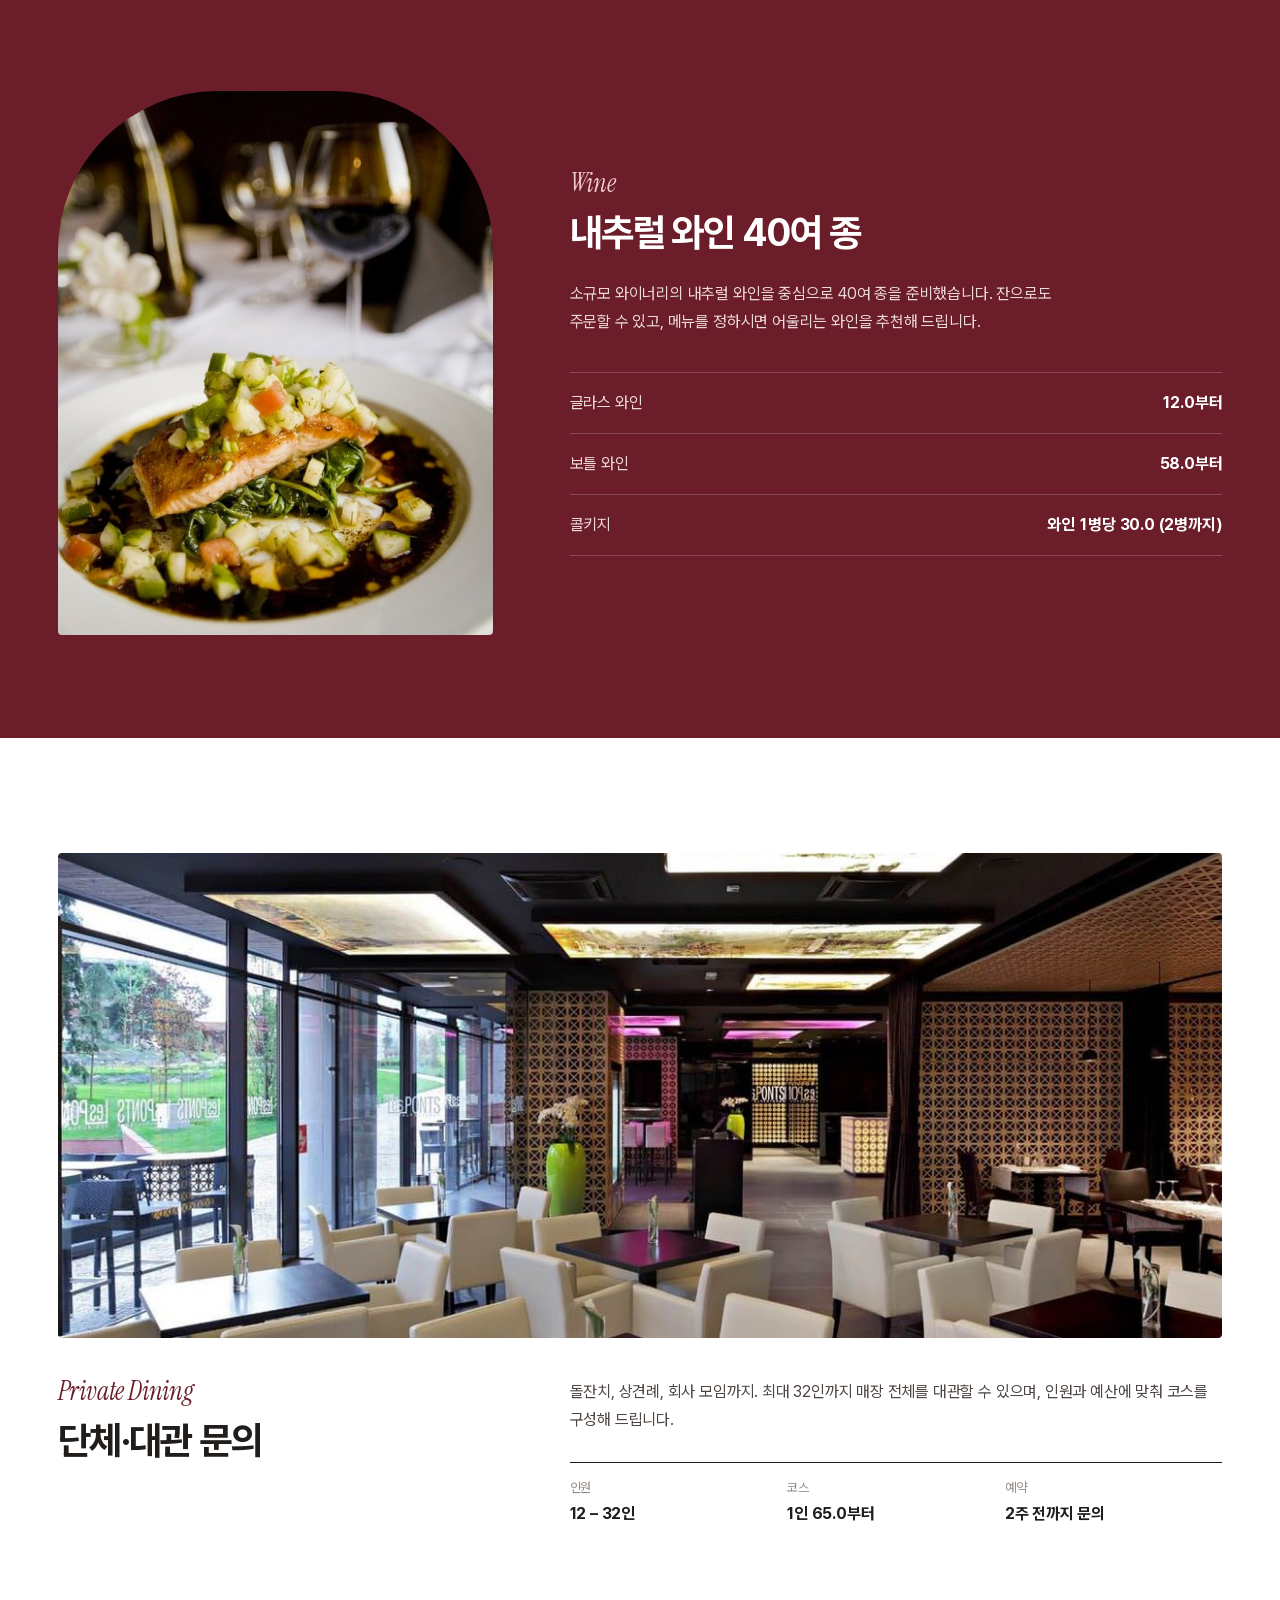
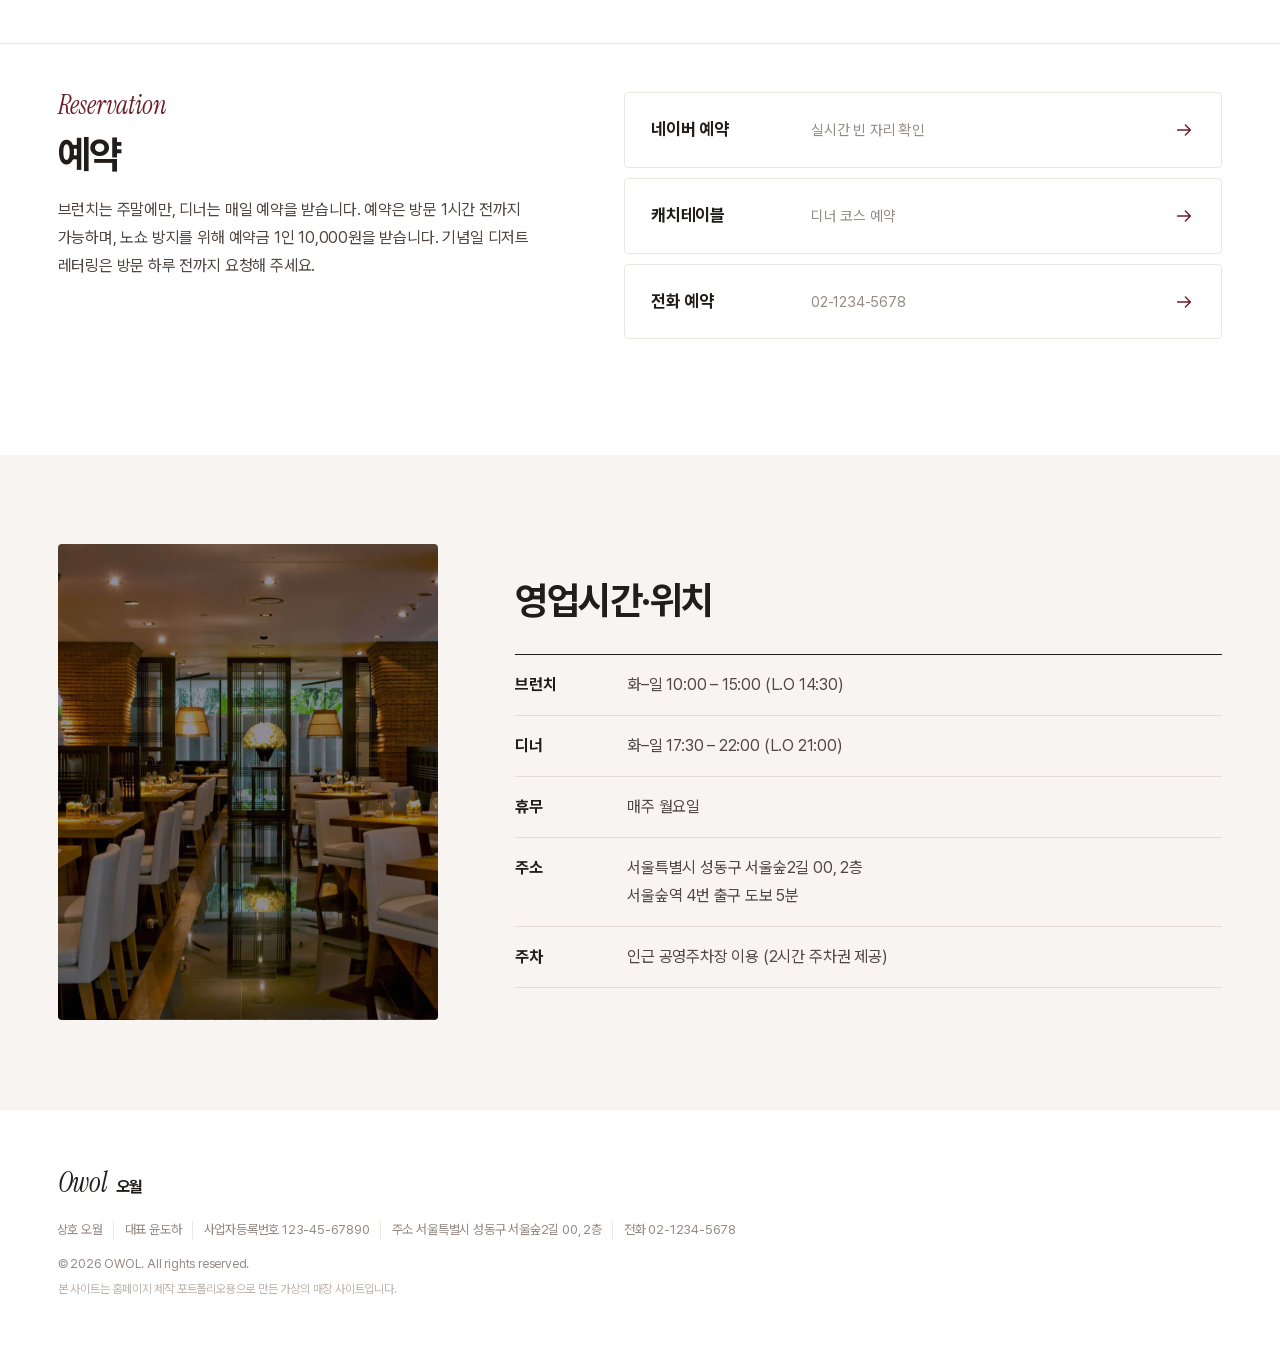
<file: sites/bistro/index.html>
<!DOCTYPE html>
<html lang="ko">
<head>
<meta charset="utf-8">
<meta name="viewport" content="width=device-width, initial-scale=1">
<title>오월 OWOL | 성수 브런치 &amp; 비스트로</title>
<meta name="description" content="낮에는 브런치, 밤에는 와인 한 잔. 성수동 브런치 &amp; 비스트로 오월. 메뉴, 영업시간, 예약과 대관 안내.">
<meta property="og:title" content="오월 OWOL | 성수 브런치 &amp; 비스트로">
<meta property="og:description" content="낮에는 브런치, 밤에는 와인 한 잔.">
<meta property="og:type" content="website">
<link rel="stylesheet" href="../../assets/fonts/instrument-serif/instrument-serif.css">
<link rel="stylesheet" href="../../assets/fonts/pretendard/pretendardvariable-dynamic-subset.css">
<link rel="stylesheet" href="style.css">
</head>
<body>

<svg width="0" height="0" style="position:absolute" aria-hidden="true">
  <symbol id="i-menu" viewBox="0 0 24 24"><path d="M4 8h16M4 16h16" stroke="currentColor" stroke-width="1.6" stroke-linecap="round"/></symbol>
  <symbol id="i-close" viewBox="0 0 24 24"><path d="M6 6l12 12M18 6L6 18" stroke="currentColor" stroke-width="1.6" stroke-linecap="round"/></symbol>
  <symbol id="i-arrow" viewBox="0 0 24 24"><path d="M5 12h14M13.5 6.5L19 12l-5.5 5.5" fill="none" stroke="currentColor" stroke-width="1.6" stroke-linecap="round" stroke-linejoin="round"/></symbol>
</svg>

<a class="skip" href="#main">본문 바로가기</a>

<header class="header">
  <div class="container header-inner">
    <a class="logo" href="#top"><em>Owol</em><span>오월 브런치 &amp; 비스트로</span></a>
    <nav class="gnb" aria-label="주 메뉴">
      <a href="#menu">메뉴</a>
      <a href="#wine">와인</a>
      <a href="#private">대관</a>
      <a href="#visit">영업시간·위치</a>
    </nav>
    <a class="btn btn-wine btn-sm header-cta" href="#reserve">예약하기</a>
    <button class="menu-btn" type="button" aria-label="메뉴 열기" aria-expanded="false" aria-controls="mnav"><svg><use href="#i-menu"/></svg></button>
  </div>
  <nav class="mnav" id="mnav" aria-label="모바일 메뉴" hidden>
    <a href="#menu">메뉴</a><a href="#wine">와인</a><a href="#private">대관</a><a href="#visit">영업시간·위치</a><a href="#reserve">예약하기</a>
  </nav>
</header>

<main id="main">

  <section class="hero" id="top">
    <div class="container hero-grid">
      <div class="hero-copy">
        <p class="hero-script"><em>Brunch by day,<br>bistro by night.</em></p>
        <h1>낮에는 브런치,<br>밤에는 와인 한 잔</h1>
        <p class="lead">서울숲 앞 2층, 32석 브런치 &amp; 비스트로.<br>브런치 10:00–15:00 · 디너 17:30–22:00 · 월요일 휴무</p>
        <div class="btn-row">
          <a class="btn btn-wine" href="#reserve">예약하기</a>
          <a class="btn btn-line" href="#menu">메뉴 보기</a>
        </div>
      </div>
      <figure class="hero-media"><img src="images/hero.jpg" alt="와플과 팬케이크, 과일을 곁들인 브런치 한 상" width="1400" height="1000" fetchpriority="high"></figure>
    </div>
    <div class="container">
      <ul class="hours-strip" aria-label="영업시간 요약">
        <li><span>Brunch</span><b>10:00 – 15:00</b></li>
        <li><span>Break</span><b>15:00 – 17:30</b></li>
        <li><span>Dinner</span><b>17:30 – 22:00</b></li>
        <li><span>Closed</span><b>매주 월요일</b></li>
      </ul>
    </div>
  </section>

  <section class="section" id="menu" aria-labelledby="menu-title">
    <div class="container">
      <div class="section-head">
        <div>
          <p class="eyebrow"><em>Menu</em></p>
          <h2 id="menu-title">오늘의 메뉴</h2>
        </div>
        <div class="tabs" role="tablist" aria-label="메뉴 구분">
          <button type="button" role="tab" id="t-brunch" aria-controls="p-brunch" aria-selected="true">브런치</button>
          <button type="button" role="tab" id="t-dinner" aria-controls="p-dinner" aria-selected="false" tabindex="-1">디너</button>
        </div>
      </div>
      <div class="menu-panel" id="p-brunch" role="tabpanel" aria-labelledby="t-brunch">
        <article class="dish"><figure><img src="images/m-1.jpg" alt="블루베리와 오렌지를 올린 리코타 팬케이크" loading="lazy" width="700" height="700"></figure><div class="dish-row"><h3>리코타 팬케이크</h3><p class="price">18.0</p></div><p>직접 만든 리코타와 제철 과일, 메이플 버터</p></article>
        <article class="dish"><figure><img src="images/m-2.jpg" alt="샐러드를 곁들인 시금치 키슈" loading="lazy" width="700" height="700"></figure><div class="dish-row"><h3>시금치 키슈 &amp; 그린 샐러드</h3><p class="price">17.0</p></div><p>그뤼에르 치즈를 듬뿍 넣어 오븐에 구운 한 조각</p></article>
        <article class="dish"><figure><img src="images/m-3.jpg" alt="무쇠 팬에 담긴 에그 스킬렛과 사워도우" loading="lazy" width="700" height="700"></figure><div class="dish-row"><h3>그린 샥슈카 &amp; 사워도우</h3><p class="price">19.0</p></div><p>시금치와 케일 소스에 달걀 두 개, 구운 사워도우</p></article>
      </div>
      <div class="menu-panel" id="p-dinner" role="tabpanel" aria-labelledby="t-dinner" hidden>
        <article class="dish"><figure><img src="images/m-4.jpg" alt="겉만 살짝 구운 참치 타다키" loading="lazy" width="700" height="700"></figure><div class="dish-row"><h3>참치 타다키</h3><p class="price">26.0</p></div><p>겉만 살짝 그을린 참다랑어, 유자 폰즈와 래디시</p></article>
        <article class="dish"><figure><img src="images/m-5.jpg" alt="바지락이 들어간 링귀네" loading="lazy" width="700" height="700"></figure><div class="dish-row"><h3>봉골레 링귀네</h3><p class="price">24.0</p></div><p>통영 바지락과 마늘, 화이트 와인으로 낸 맑은 맛</p></article>
        <article class="dish"><figure><img src="images/m-6.jpg" alt="굵은 소금 위에 올린 홍합 요리" loading="lazy" width="700" height="700"></figure><div class="dish-row"><h3>화이트 와인 홍합</h3><p class="price">28.0</p></div><p>샬롯과 버터로 쪄 낸 홍합, 감자튀김 곁들임</p></article>
      </div>
      <p class="menu-note">가격 단위는 천 원이며, 부가세가 포함되어 있습니다. 알레르기가 있다면 주문 시 말씀해 주세요.</p>
    </div>
  </section>

  <section class="wine" id="wine" aria-labelledby="wine-title">
    <div class="container wine-grid">
      <figure><img src="images/wine.jpg" alt="와인 잔과 함께 놓인 연어 요리" loading="lazy" width="800" height="1000"></figure>
      <div class="wine-copy">
        <p class="eyebrow"><em>Wine</em></p>
        <h2 id="wine-title">내추럴 와인 40여 종</h2>
        <p>소규모 와이너리의 내추럴 와인을 중심으로 40여 종을 준비했습니다. 잔으로도 주문할 수 있고, 메뉴를 정하시면 어울리는 와인을 추천해 드립니다.</p>
        <ul class="wine-list">
          <li><span>글라스 와인</span><b>12.0부터</b></li>
          <li><span>보틀 와인</span><b>58.0부터</b></li>
          <li><span>콜키지</span><b>와인 1병당 30.0 (2병까지)</b></li>
        </ul>
      </div>
    </div>
  </section>

  <section class="section" id="private" aria-labelledby="private-title">
    <div class="container">
      <figure class="private-media"><img src="images/private.jpg" alt="넓은 창이 있는 홀 전경" loading="lazy" width="1200" height="700"></figure>
      <div class="private-body">
        <div>
          <p class="eyebrow"><em>Private Dining</em></p>
          <h2 id="private-title">단체·대관 문의</h2>
        </div>
        <div>
          <p>돌잔치, 상견례, 회사 모임까지. 최대 32인까지 매장 전체를 대관할 수 있으며, 인원과 예산에 맞춰 코스를 구성해 드립니다.</p>
          <dl class="private-info">
            <div><dt>인원</dt><dd>12 – 32인</dd></div>
            <div><dt>코스</dt><dd>1인 65.0부터</dd></div>
            <div><dt>예약</dt><dd>2주 전까지 문의</dd></div>
          </dl>
        </div>
      </div>
    </div>
  </section>

  <section class="section reserve" id="reserve" aria-labelledby="reserve-title">
    <div class="container reserve-grid">
      <div>
        <p class="eyebrow"><em>Reservation</em></p>
        <h2 id="reserve-title">예약</h2>
        <p>브런치는 주말에만, 디너는 매일 예약을 받습니다. 예약은 방문 1시간 전까지 가능하며, 노쇼 방지를 위해 예약금 1인 10,000원을 받습니다. 기념일 디저트 레터링은 방문 하루 전까지 요청해 주세요.</p>
      </div>
      <div class="reserve-links">
        <a class="rlink" href="#"><b>네이버 예약</b><span>실시간 빈 자리 확인</span><svg><use href="#i-arrow"/></svg></a>
        <a class="rlink" href="#"><b>캐치테이블</b><span>디너 코스 예약</span><svg><use href="#i-arrow"/></svg></a>
        <a class="rlink" href="tel:0212345678"><b>전화 예약</b><span>02-1234-5678</span><svg><use href="#i-arrow"/></svg></a>
      </div>
    </div>
  </section>

  <section class="visit" id="visit" aria-labelledby="visit-title">
    <div class="container visit-grid">
      <figure><img src="images/space.jpg" alt="따뜻한 조명의 매장 내부" loading="lazy" width="1000" height="1250"></figure>
      <div>
        <h2 id="visit-title">영업시간·위치</h2>
        <dl class="visit-info">
          <div><dt>브런치</dt><dd>화–일 10:00 – 15:00 (L.O 14:30)</dd></div>
          <div><dt>디너</dt><dd>화–일 17:30 – 22:00 (L.O 21:00)</dd></div>
          <div><dt>휴무</dt><dd>매주 월요일</dd></div>
          <div><dt>주소</dt><dd>서울특별시 성동구 서울숲2길 00, 2층<br>서울숲역 4번 출구 도보 5분</dd></div>
          <div><dt>주차</dt><dd>인근 공영주차장 이용 (2시간 주차권 제공)</dd></div>
        </dl>
      </div>
    </div>
  </section>

</main>

<footer class="footer">
  <div class="container">
    <p class="footer-logo"><em>Owol</em> 오월</p>
    <p class="biz"><span>상호 오월</span><span>대표 윤도하</span><span>사업자등록번호 123-45-67890</span><span>주소 서울특별시 성동구 서울숲2길 00, 2층</span><span>전화 02-1234-5678</span></p>
    <p class="copy">© 2026 OWOL. All rights reserved.</p>
    <p class="demo-note">본 사이트는 홈페이지 제작 포트폴리오용으로 만든 가상의 매장 사이트입니다.</p>
  </div>
</footer>

<script src="main.js"></script>
</body>
</html>
</file>
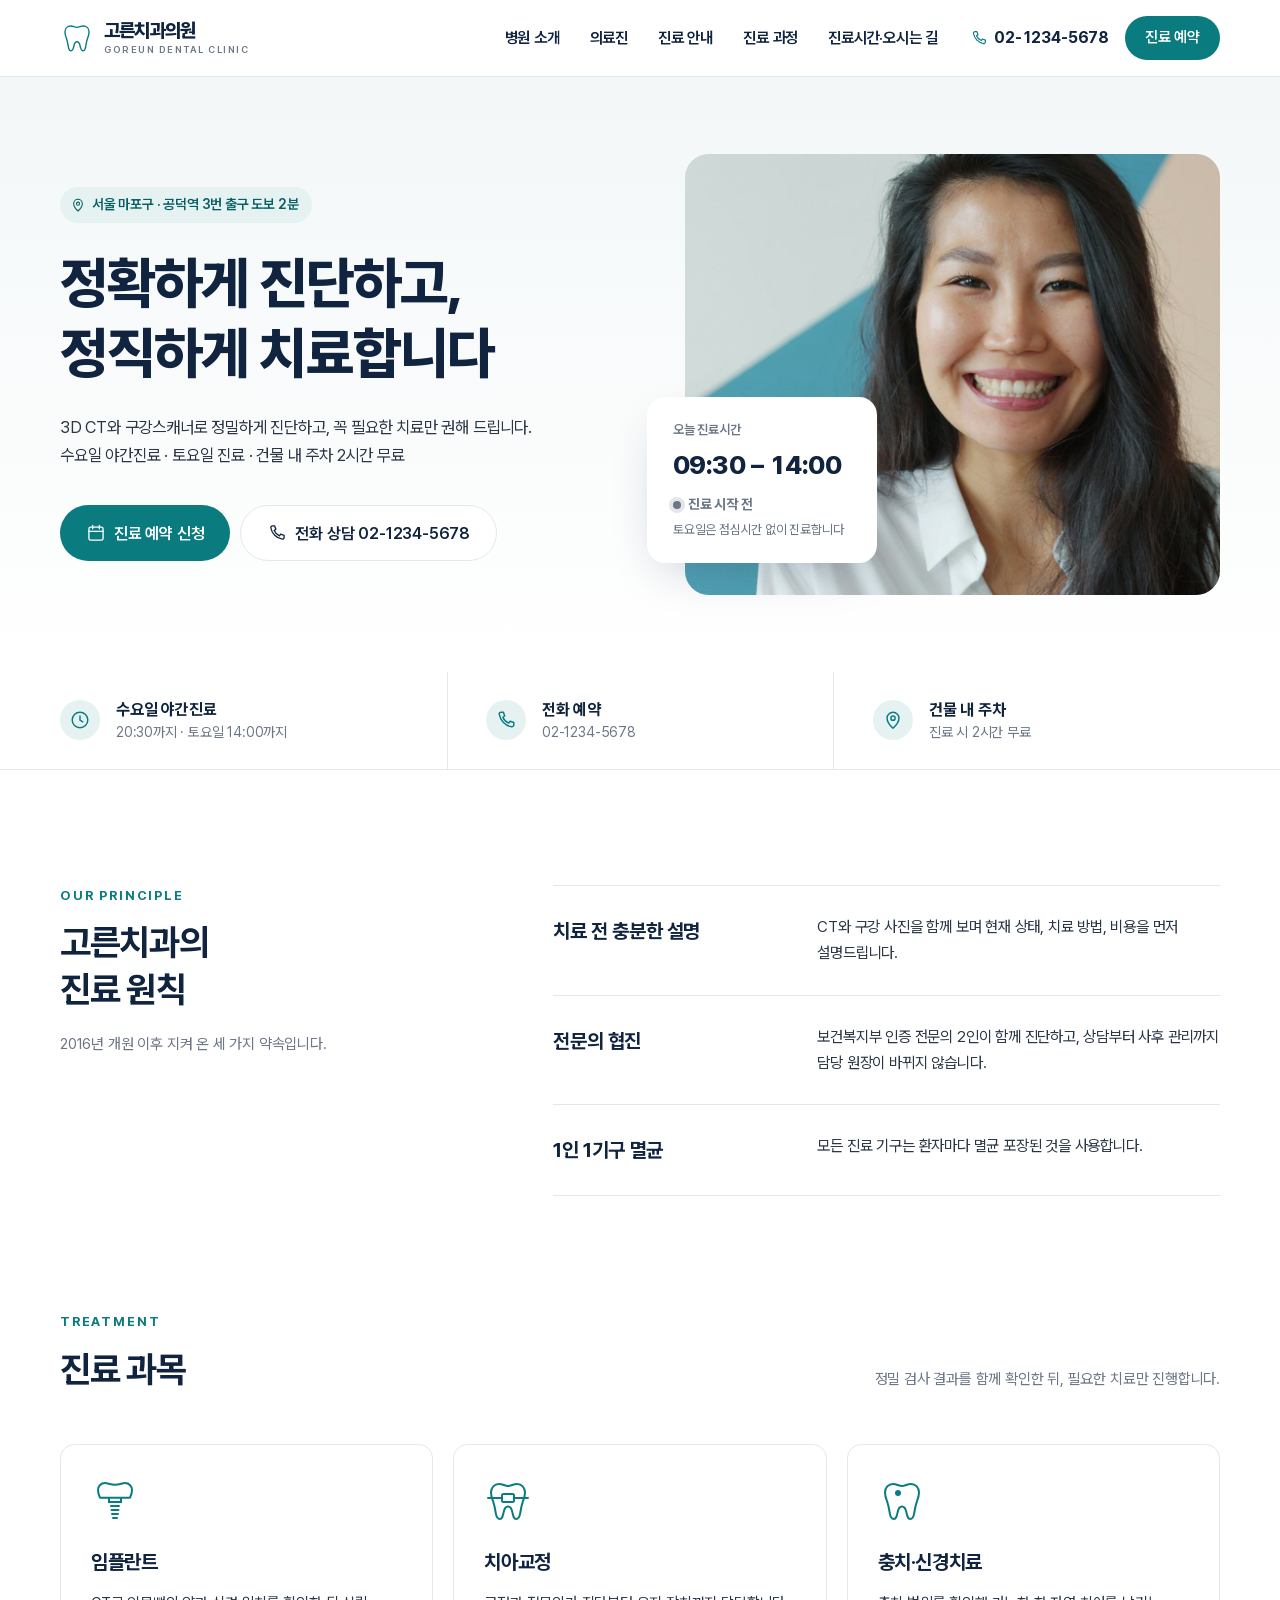
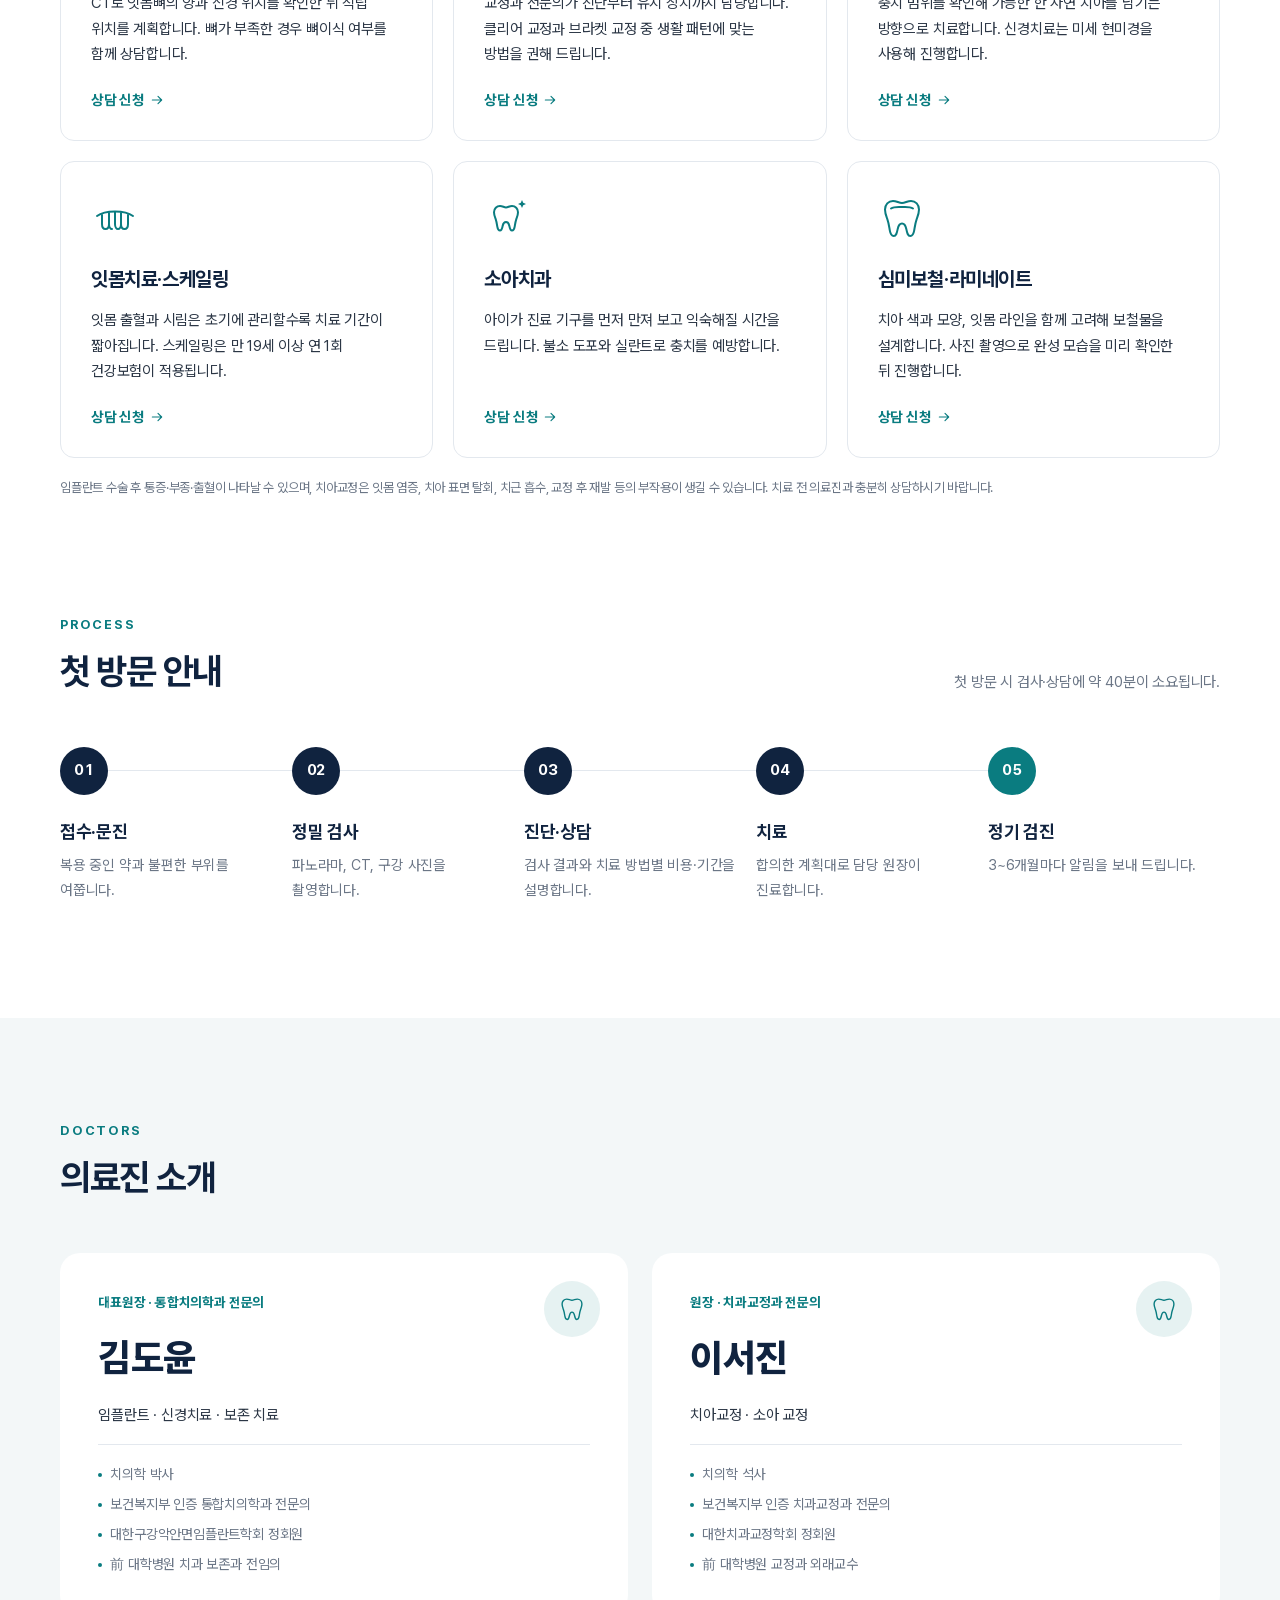
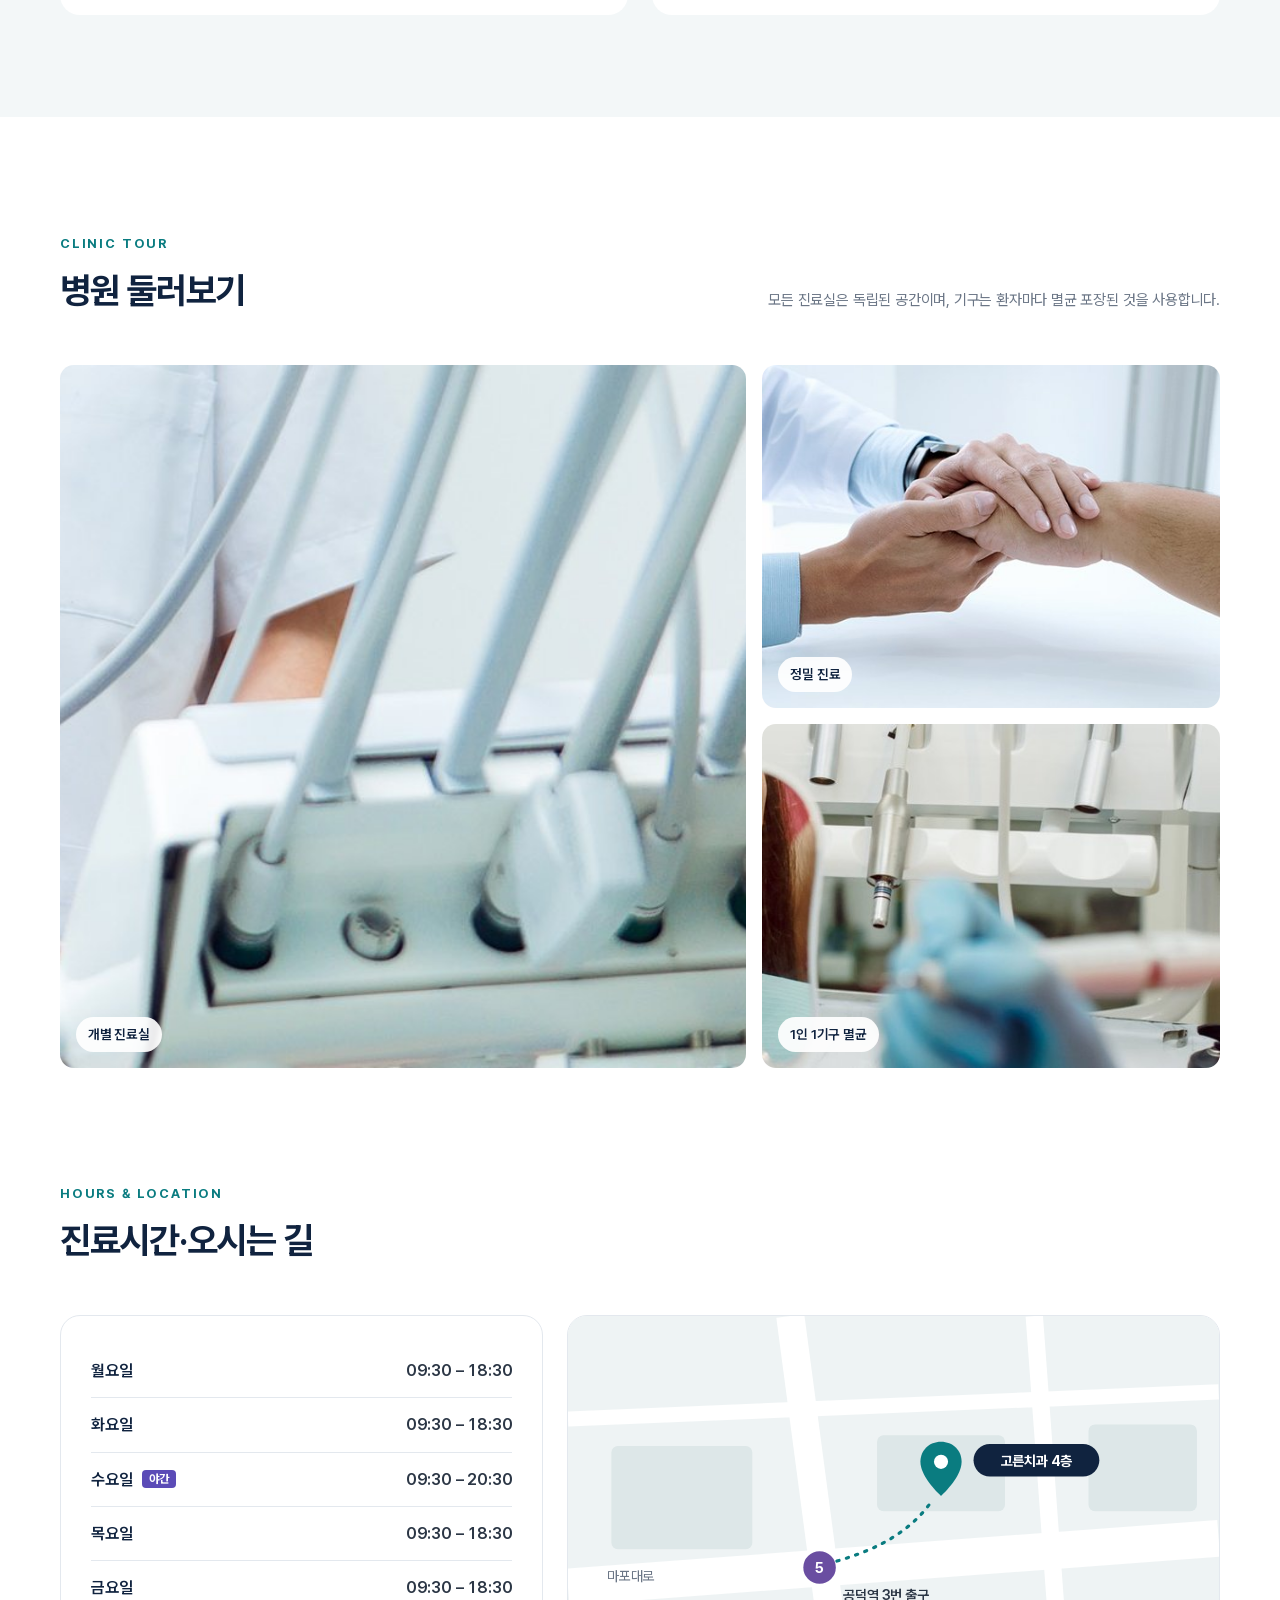
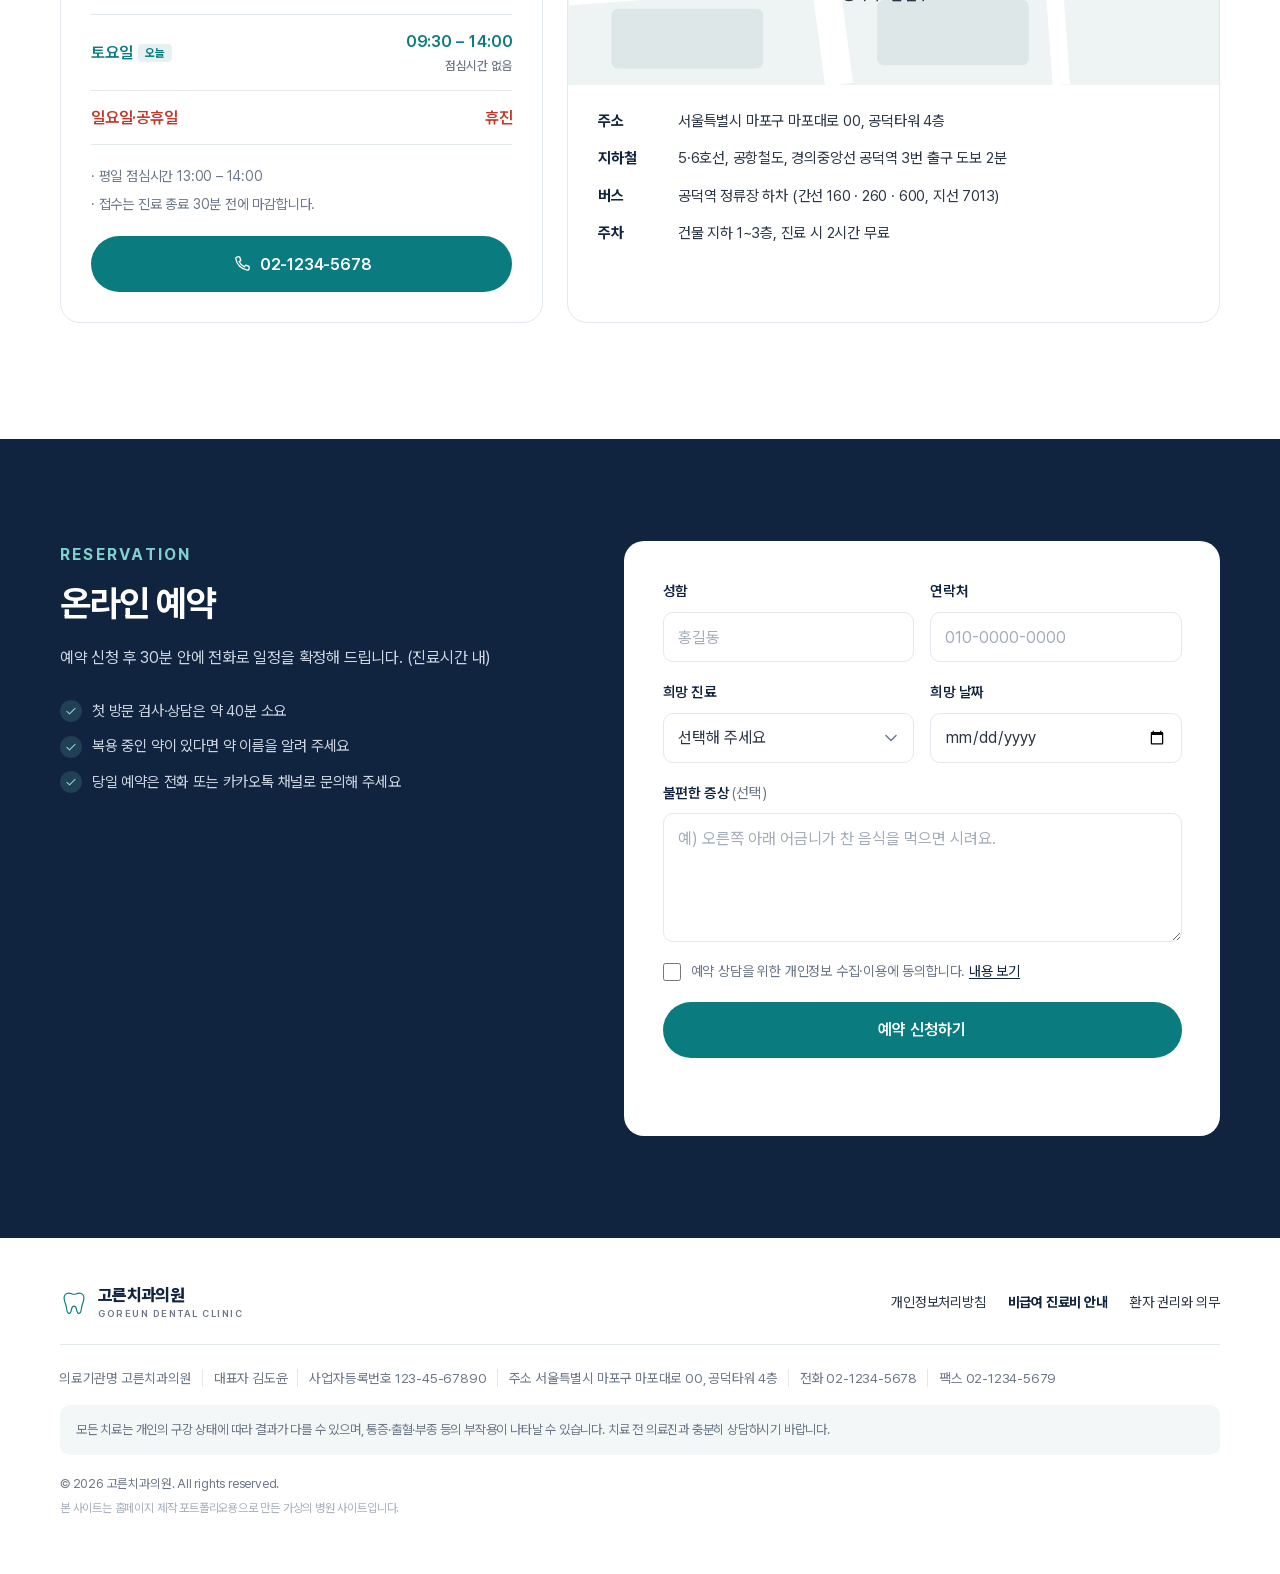
<file: sites/dental/index.html>
<!DOCTYPE html>
<html lang="ko">
<head>
<meta charset="utf-8">
<meta name="viewport" content="width=device-width, initial-scale=1">
<title>고른치과의원 | 공덕역 치과</title>
<meta name="description" content="공덕역 3번 출구 2분, 고른치과의원. 치료 전 충분한 설명과 같은 원장의 책임 진료. 임플란트·교정·충치·잇몸·소아 진료.">
<meta property="og:title" content="고른치과의원 | 공덕역 치과">
<meta property="og:description" content="치료보다 먼저, 충분한 설명을 드립니다. 수요일 야간진료·토요일 진료.">
<meta property="og:type" content="website">
<link rel="stylesheet" href="../../assets/fonts/pretendard/pretendardvariable-dynamic-subset.css">
<link rel="stylesheet" href="style.css">
</head>
<body>

<svg width="0" height="0" style="position:absolute" aria-hidden="true">
  <symbol id="i-phone" viewBox="0 0 24 24"><path d="M6.6 3.5h2.6l1.4 4.1-2 1.4a11.5 11.5 0 006.4 6.4l1.4-2 4.1 1.4v2.6a2 2 0 01-2.2 2A16.5 16.5 0 014.6 5.7a2 2 0 012-2.2z" fill="none" stroke="currentColor" stroke-width="1.6" stroke-linejoin="round"/></symbol>
  <symbol id="i-calendar" viewBox="0 0 24 24"><rect x="3.5" y="5" width="17" height="15.5" rx="2" fill="none" stroke="currentColor" stroke-width="1.6"/><path d="M3.5 10h17M8 3v4M16 3v4" stroke="currentColor" stroke-width="1.6" stroke-linecap="round"/></symbol>
  <symbol id="i-pin" viewBox="0 0 24 24"><path d="M12 21s-6.5-6-6.5-11a6.5 6.5 0 0113 0c0 5-6.5 11-6.5 11z" fill="none" stroke="currentColor" stroke-width="1.6"/><circle cx="12" cy="10" r="2.3" fill="none" stroke="currentColor" stroke-width="1.6"/></symbol>
  <symbol id="i-clock" viewBox="0 0 24 24"><circle cx="12" cy="12" r="8.5" fill="none" stroke="currentColor" stroke-width="1.6"/><path d="M12 7.5V12l3 2" fill="none" stroke="currentColor" stroke-width="1.6" stroke-linecap="round"/></symbol>
  <symbol id="i-chat" viewBox="0 0 24 24"><path d="M12 4.5c-4.7 0-8.5 3-8.5 6.7 0 2.4 1.6 4.5 4 5.7l-.8 3 3.4-2.2c.6.1 1.2.2 1.9.2 4.7 0 8.5-3 8.5-6.7S16.7 4.5 12 4.5z" fill="currentColor"/></symbol>
  <symbol id="i-menu" viewBox="0 0 24 24"><path d="M4 7h16M4 12h16M4 17h16" stroke="currentColor" stroke-width="1.7" stroke-linecap="round"/></symbol>
  <symbol id="i-close" viewBox="0 0 24 24"><path d="M6 6l12 12M18 6L6 18" stroke="currentColor" stroke-width="1.7" stroke-linecap="round"/></symbol>
  <symbol id="i-arrow" viewBox="0 0 24 24"><path d="M5 12h14M13.5 6.5L19 12l-5.5 5.5" fill="none" stroke="currentColor" stroke-width="1.7" stroke-linecap="round" stroke-linejoin="round"/></symbol>
  <symbol id="i-check" viewBox="0 0 24 24"><path d="M5 12.5l4.5 4.5L19 7.5" fill="none" stroke="currentColor" stroke-width="2" stroke-linecap="round" stroke-linejoin="round"/></symbol>
  <symbol id="tooth" viewBox="0 0 48 48"><path d="M15 7c-4.6 0-8 3.6-8 8.6 0 3.9 1.2 6.6 2.4 9.8 1.2 3.3 1.6 6.4 2.4 11 .6 3.6 1.9 5.6 3.9 5.6 2.6 0 3.2-3.1 4-7 .6-3.1 1.6-5.6 4.3-5.6s3.7 2.5 4.3 5.6c.8 3.9 1.4 7 4 7 2 0 3.3-2 3.9-5.6.8-4.6 1.2-7.7 2.4-11C39.8 22.2 41 19.5 41 15.6 41 10.6 37.6 7 33 7c-3.7 0-5.8 2-9 2s-5.3-2-9-2z" fill="none" stroke="currentColor" stroke-width="2" stroke-linejoin="round"/></symbol>
</svg>

<a class="skip" href="#main">본문 바로가기</a>

<header class="header">
  <div class="container header-inner">
    <a class="brand" href="#top" aria-label="고른치과의원 홈">
      <svg class="brand-mark" viewBox="0 0 48 48" aria-hidden="true"><use href="#tooth"/></svg>
      <span class="brand-text"><strong>고른치과의원</strong><small>GOREUN DENTAL CLINIC</small></span>
    </a>
    <nav class="gnb" aria-label="주 메뉴">
      <a href="#principle">병원 소개</a>
      <a href="#doctors">의료진</a>
      <a href="#care">진료 안내</a>
      <a href="#process">진료 과정</a>
      <a href="#visit">진료시간·오시는 길</a>
    </nav>
    <div class="header-cta">
      <a class="header-tel" href="tel:0212345678"><svg><use href="#i-phone"/></svg>02-1234-5678</a>
      <a class="btn btn-primary btn-sm" href="#reserve">진료 예약</a>
    </div>
    <button class="menu-btn" type="button" aria-label="메뉴 열기" aria-expanded="false" aria-controls="mnav"><svg><use href="#i-menu"/></svg></button>
  </div>
  <nav class="mnav" id="mnav" aria-label="모바일 메뉴" hidden>
    <a href="#principle">병원 소개</a>
    <a href="#doctors">의료진</a>
    <a href="#care">진료 안내</a>
    <a href="#process">진료 과정</a>
    <a href="#visit">진료시간·오시는 길</a>
    <a href="#reserve" class="mnav-cta">진료 예약 신청</a>
  </nav>
</header>

<main id="main">

  <section class="hero" id="top">
    <div class="container hero-grid">
      <div class="hero-copy">
        <p class="hero-loc"><svg><use href="#i-pin"/></svg>서울 마포구 · 공덕역 3번 출구 도보 2분</p>
        <h1>정확하게 진단하고,<br>정직하게 치료합니다</h1>
        <p class="lead">3D CT와 구강스캐너로 정밀하게 진단하고, 꼭 필요한 치료만 권해 드립니다.<br>수요일 야간진료 · 토요일 진료 · 건물 내 주차 2시간 무료</p>
        <div class="hero-actions">
          <a class="btn btn-primary" href="#reserve"><svg><use href="#i-calendar"/></svg>진료 예약 신청</a>
          <a class="btn btn-ghost" href="tel:0212345678"><svg><use href="#i-phone"/></svg>전화 상담 02-1234-5678</a>
        </div>
      </div>
      <div class="hero-visual">
        <figure class="hero-photo"><img src="images/hero.jpg" alt="환하게 웃는 여성" width="1100" height="1100" fetchpriority="high"></figure>
        <div class="today" aria-live="polite">
          <p class="today-label">오늘 진료시간</p>
          <p class="today-hours" data-today-hours>09:30 – 18:30</p>
          <p class="today-state" data-today-state><span class="dot"></span>진료 중</p>
          <p class="today-note">점심시간 13:00 – 14:00</p>
        </div>
      </div>
    </div>
  </section>

  <section class="quick" aria-label="빠른 안내">
    <div class="container quick-grid">
      <a class="quick-item" href="#visit">
        <svg><use href="#i-clock"/></svg>
        <span><b>수요일 야간진료</b>20:30까지 · 토요일 14:00까지</span>
      </a>
      <a class="quick-item" href="tel:0212345678">
        <svg><use href="#i-phone"/></svg>
        <span><b>전화 예약</b>02-1234-5678</span>
      </a>
      <a class="quick-item" href="#visit">
        <svg><use href="#i-pin"/></svg>
        <span><b>건물 내 주차</b>진료 시 2시간 무료</span>
      </a>
    </div>
  </section>

  <section class="section" id="principle" aria-labelledby="principle-title">
    <div class="container principle-grid">
      <div class="section-intro">
        <p class="eyebrow">OUR PRINCIPLE</p>
        <h2 id="principle-title">고른치과의<br>진료 원칙</h2>
        <p class="section-desc">2016년 개원 이후 지켜 온 세 가지 약속입니다.</p>
      </div>
      <ul class="principles">
        <li>
          <h3>치료 전 충분한 설명</h3>
          <p>CT와 구강 사진을 함께 보며 현재 상태, 치료 방법, 비용을 먼저 설명드립니다.</p>
        </li>
        <li>
          <h3>전문의 협진</h3>
          <p>보건복지부 인증 전문의 2인이 함께 진단하고, 상담부터 사후 관리까지 담당 원장이 바뀌지 않습니다.</p>
        </li>
        <li>
          <h3>1인 1기구 멸균</h3>
          <p>모든 진료 기구는 환자마다 멸균 포장된 것을 사용합니다.</p>
        </li>
      </ul>
    </div>
  </section>

  <section class="section care" id="care" aria-labelledby="care-title">
    <div class="container">
      <div class="section-head">
        <div>
          <p class="eyebrow">TREATMENT</p>
          <h2 id="care-title">진료 과목</h2>
        </div>
        <p class="section-desc">정밀 검사 결과를 함께 확인한 뒤, 필요한 치료만 진행합니다.</p>
      </div>
      <div class="care-grid">
        <article class="care-card">
          <svg class="care-icon" viewBox="0 0 48 48" aria-hidden="true"><path d="M14 6c-3.9 0-7 3-7 7.2 0 3 1 5.1 2 7.5h30c1-2.4 2-4.5 2-7.5C41 9 37.9 6 34 6c-3.2 0-5 1.7-10 1.7S17.2 6 14 6z" fill="none" stroke="currentColor" stroke-width="2" stroke-linejoin="round"/><path d="M18 21v4h12v-4M20 29h8M20.5 33h7M21 37h6M22 41h4" fill="none" stroke="currentColor" stroke-width="2" stroke-linecap="round"/></svg>
          <h3>임플란트</h3>
          <p>CT로 잇몸뼈의 양과 신경 위치를 확인한 뒤 식립 위치를 계획합니다. 뼈가 부족한 경우 뼈이식 여부를 함께 상담합니다.</p>
          <a class="more-link" href="#reserve">상담 신청 <svg><use href="#i-arrow"/></svg></a>
        </article>
        <article class="care-card">
          <svg class="care-icon" viewBox="0 0 48 48" aria-hidden="true"><use href="#tooth"/><rect x="18" y="17" width="12" height="8" rx="1.5" fill="none" stroke="currentColor" stroke-width="2"/><path d="M4 21h14M30 21h14" stroke="currentColor" stroke-width="2" stroke-linecap="round"/></svg>
          <h3>치아교정</h3>
          <p>교정과 전문의가 진단부터 유지 장치까지 담당합니다. 클리어 교정과 브라켓 교정 중 생활 패턴에 맞는 방법을 권해 드립니다.</p>
          <a class="more-link" href="#reserve">상담 신청 <svg><use href="#i-arrow"/></svg></a>
        </article>
        <article class="care-card">
          <svg class="care-icon" viewBox="0 0 48 48" aria-hidden="true"><use href="#tooth"/><circle cx="20" cy="16" r="3" fill="currentColor"/></svg>
          <h3>충치·신경치료</h3>
          <p>충치 범위를 확인해 가능한 한 자연 치아를 남기는 방향으로 치료합니다. 신경치료는 미세 현미경을 사용해 진행합니다.</p>
          <a class="more-link" href="#reserve">상담 신청 <svg><use href="#i-arrow"/></svg></a>
        </article>
        <article class="care-card">
          <svg class="care-icon" viewBox="0 0 48 48" aria-hidden="true"><path d="M6 22c4-3 8-4.5 18-4.5S38 19 42 22" fill="none" stroke="currentColor" stroke-width="2" stroke-linecap="round"/><path d="M11 21v9c0 3 1.4 5 3.5 5S18 33 18 30v-11M18 30c0 3 1.5 5 3 5M24 18v12c0 3 1.5 5 3 5s3-2 3-5V19M30 30c0 3 1.4 5 3.5 5S37 33 37 30v-9" fill="none" stroke="currentColor" stroke-width="2" stroke-linecap="round" stroke-linejoin="round"/></svg>
          <h3>잇몸치료·스케일링</h3>
          <p>잇몸 출혈과 시림은 초기에 관리할수록 치료 기간이 짧아집니다. 스케일링은 만 19세 이상 연 1회 건강보험이 적용됩니다.</p>
          <a class="more-link" href="#reserve">상담 신청 <svg><use href="#i-arrow"/></svg></a>
        </article>
        <article class="care-card">
          <svg class="care-icon" viewBox="0 0 48 48" aria-hidden="true"><path d="M16 12c-3.3 0-6 2.6-6 6.3 0 2.7.9 4.6 1.7 6.8.8 2.3 1.1 4.4 1.6 7.5.4 2.4 1.3 3.9 2.7 3.9 1.8 0 2.2-2.1 2.7-4.8.4-2.1 1.1-3.8 3.3-3.8s2.9 1.7 3.3 3.8c.5 2.7.9 4.8 2.7 4.8 1.4 0 2.3-1.5 2.7-3.9.5-3.1.8-5.2 1.6-7.5.8-2.2 1.7-4.1 1.7-6.8 0-3.7-2.7-6.3-6-6.3-2.6 0-4 1.4-6 1.4s-3.4-1.4-6-1.4z" fill="none" stroke="currentColor" stroke-width="2" stroke-linejoin="round"/><path d="M38 6l1.2 2.8L42 10l-2.8 1.2L38 14l-1.2-2.8L34 10l2.8-1.2z" fill="currentColor"/></svg>
          <h3>소아치과</h3>
          <p>아이가 진료 기구를 먼저 만져 보고 익숙해질 시간을 드립니다. 불소 도포와 실란트로 충치를 예방합니다.</p>
          <a class="more-link" href="#reserve">상담 신청 <svg><use href="#i-arrow"/></svg></a>
        </article>
        <article class="care-card">
          <svg class="care-icon" viewBox="0 0 48 48" aria-hidden="true"><use href="#tooth"/><path d="M13 14.5c3-2 6.5-1.5 11-1.5s8-.5 11 1.5" fill="none" stroke="currentColor" stroke-width="2" stroke-linecap="round"/></svg>
          <h3>심미보철·라미네이트</h3>
          <p>치아 색과 모양, 잇몸 라인을 함께 고려해 보철물을 설계합니다. 사진 촬영으로 완성 모습을 미리 확인한 뒤 진행합니다.</p>
          <a class="more-link" href="#reserve">상담 신청 <svg><use href="#i-arrow"/></svg></a>
        </article>
      </div>
      <p class="care-note">임플란트 수술 후 통증·부종·출혈이 나타날 수 있으며, 치아교정은 잇몸 염증, 치아 표면 탈회, 치근 흡수, 교정 후 재발 등의 부작용이 생길 수 있습니다. 치료 전 의료진과 충분히 상담하시기 바랍니다.</p>
    </div>
  </section>

  <section class="section" id="process" aria-labelledby="process-title">
    <div class="container">
      <div class="section-head">
        <div>
          <p class="eyebrow">PROCESS</p>
          <h2 id="process-title">첫 방문 안내</h2>
        </div>
        <p class="section-desc">첫 방문 시 검사·상담에 약 40분이 소요됩니다.</p>
      </div>
      <ol class="steps">
        <li><span class="step-no">01</span><h3>접수·문진</h3><p>복용 중인 약과 불편한 부위를 여쭙니다.</p></li>
        <li><span class="step-no">02</span><h3>정밀 검사</h3><p>파노라마, CT, 구강 사진을 촬영합니다.</p></li>
        <li><span class="step-no">03</span><h3>진단·상담</h3><p>검사 결과와 치료 방법별 비용·기간을 설명합니다.</p></li>
        <li><span class="step-no">04</span><h3>치료</h3><p>합의한 계획대로 담당 원장이 진료합니다.</p></li>
        <li><span class="step-no">05</span><h3>정기 검진</h3><p>3~6개월마다 알림을 보내 드립니다.</p></li>
      </ol>
    </div>
  </section>

  <section class="section doctors" id="doctors" aria-labelledby="doctors-title">
    <div class="container">
      <div class="section-head">
        <div>
          <p class="eyebrow">DOCTORS</p>
          <h2 id="doctors-title">의료진 소개</h2>
        </div>
      </div>
      <div class="doctor-grid">
        <article class="doctor">
          <div class="doctor-body">
            <p class="doctor-role">대표원장 · 통합치의학과 전문의</p>
            <h3>김도윤</h3>
            <p class="doctor-quote">임플란트 · 신경치료 · 보존 치료</p>
            <ul class="career">
              <li>치의학 박사</li>
              <li>보건복지부 인증 통합치의학과 전문의</li>
              <li>대한구강악안면임플란트학회 정회원</li>
              <li>前 대학병원 치과 보존과 전임의</li>
            </ul>
          </div>
        </article>
        <article class="doctor">
          <div class="doctor-body">
            <p class="doctor-role">원장 · 치과교정과 전문의</p>
            <h3>이서진</h3>
            <p class="doctor-quote">치아교정 · 소아 교정</p>
            <ul class="career">
              <li>치의학 석사</li>
              <li>보건복지부 인증 치과교정과 전문의</li>
              <li>대한치과교정학회 정회원</li>
              <li>前 대학병원 교정과 외래교수</li>
            </ul>
          </div>
        </article>
      </div>
    </div>
  </section>

  <section class="section" aria-labelledby="tour-title">
    <div class="container">
      <div class="section-head">
        <div>
          <p class="eyebrow">CLINIC TOUR</p>
          <h2 id="tour-title">병원 둘러보기</h2>
        </div>
        <p class="section-desc">모든 진료실은 독립된 공간이며, 기구는 환자마다 멸균 포장된 것을 사용합니다.</p>
      </div>
      <div class="tour">
        <figure class="tour-lg"><img src="images/tour-1.jpg" alt="모니터가 설치된 진료 체어" loading="lazy" width="1200" height="800"><figcaption>개별 진료실</figcaption></figure>
        <figure><img src="images/tour-2.jpg" alt="환자를 진료하는 의료진" loading="lazy" width="800" height="600"><figcaption>정밀 진료</figcaption></figure>
        <figure><img src="images/tour-3.jpg" alt="멸균 장갑을 끼고 진료하는 의료진" loading="lazy" width="800" height="600"><figcaption>1인 1기구 멸균</figcaption></figure>
      </div>
    </div>
  </section>

  <section class="section visit" id="visit" aria-labelledby="visit-title">
    <div class="container">
      <div class="section-head">
        <div>
          <p class="eyebrow">HOURS &amp; LOCATION</p>
          <h2 id="visit-title">진료시간·오시는 길</h2>
        </div>
      </div>
      <div class="visit-grid">
        <div class="hours-card">
          <table class="hours">
            <caption class="sr-only">요일별 진료시간</caption>
            <tbody>
              <tr data-day="1"><th scope="row">월요일</th><td>09:30 – 18:30</td></tr>
              <tr data-day="2"><th scope="row">화요일</th><td>09:30 – 18:30</td></tr>
              <tr data-day="3" class="is-night"><th scope="row">수요일 <em>야간</em></th><td>09:30 – 20:30</td></tr>
              <tr data-day="4"><th scope="row">목요일</th><td>09:30 – 18:30</td></tr>
              <tr data-day="5"><th scope="row">금요일</th><td>09:30 – 18:30</td></tr>
              <tr data-day="6"><th scope="row">토요일</th><td>09:30 – 14:00 <small>점심시간 없음</small></td></tr>
              <tr data-day="0" class="is-off"><th scope="row">일요일·공휴일</th><td>휴진</td></tr>
            </tbody>
          </table>
          <ul class="hours-notes">
            <li>평일 점심시간 13:00 – 14:00</li>
            <li>접수는 진료 종료 30분 전에 마감합니다.</li>
          </ul>
          <a class="btn btn-primary btn-block" href="tel:0212345678"><svg><use href="#i-phone"/></svg>02-1234-5678</a>
        </div>
        <div class="map-card">
          <div class="map" role="img" aria-label="공덕역 3번 출구에서 병원까지 약도">
            <svg viewBox="0 0 600 340" preserveAspectRatio="xMidYMid slice" aria-hidden="true">
              <rect width="600" height="340" fill="#EEF3F4"/>
              <path d="M0 250 L600 205" stroke="#fff" stroke-width="34"/>
              <path d="M205 0 L250 340" stroke="#fff" stroke-width="26"/>
              <path d="M430 0 L455 340" stroke="#fff" stroke-width="16"/>
              <path d="M0 95 L600 70" stroke="#fff" stroke-width="14"/>
              <rect x="40" y="120" width="130" height="95" rx="6" fill="#DDE7E8"/>
              <rect x="285" y="110" width="118" height="70" rx="6" fill="#DDE7E8"/>
              <rect x="480" y="100" width="100" height="80" rx="6" fill="#DDE7E8"/>
              <rect x="285" y="262" width="140" height="60" rx="6" fill="#DDE7E8"/>
              <rect x="40" y="270" width="140" height="55" rx="6" fill="#DDE7E8"/>
              <text x="36" y="244" font-size="13" fill="#6B7686" font-family="Pretendard Variable, sans-serif">마포대로</text>
              <circle cx="232" cy="232" r="15" fill="#6A4EA1"/>
              <text x="232" y="237" font-size="13" font-weight="700" fill="#fff" text-anchor="middle" font-family="Pretendard Variable, sans-serif">5</text>
              <text x="254" y="262" font-size="13" fill="#2B3645" font-weight="600" font-family="Pretendard Variable, sans-serif">공덕역 3번 출구</text>
              <path d="M248 226 C290 214 318 196 336 170" fill="none" stroke="#0A7C80" stroke-width="3" stroke-dasharray="2 7" stroke-linecap="round"/>
              <g transform="translate(344 150)">
                <path d="M0 -34c-11 0-19 8-19 18.5C-19 -1 0 16 0 16s19-17 19-31.5C19 -26 11 -34 0 -34z" fill="#0A7C80"/>
                <circle cx="0" cy="-15.5" r="6.5" fill="#fff"/>
              </g>
              <rect x="374" y="118" width="116" height="30" rx="15" fill="#10233F"/>
              <text x="432" y="138" font-size="13" font-weight="700" fill="#fff" text-anchor="middle" font-family="Pretendard Variable, sans-serif">고른치과 4층</text>
            </svg>
          </div>
          <dl class="visit-info">
            <div><dt>주소</dt><dd>서울특별시 마포구 마포대로 00, 공덕타워 4층</dd></div>
            <div><dt>지하철</dt><dd>5·6호선, 공항철도, 경의중앙선 공덕역 3번 출구 도보 2분</dd></div>
            <div><dt>버스</dt><dd>공덕역 정류장 하차 (간선 160 · 260 · 600, 지선 7013)</dd></div>
            <div><dt>주차</dt><dd>건물 지하 1~3층, 진료 시 2시간 무료</dd></div>
          </dl>
        </div>
      </div>
    </div>
  </section>

  <section class="section reserve" id="reserve" aria-labelledby="reserve-title">
    <div class="container reserve-grid">
      <div class="reserve-intro">
        <p class="eyebrow">RESERVATION</p>
        <h2 id="reserve-title">온라인 예약</h2>
        <p>예약 신청 후 30분 안에 전화로 일정을 확정해 드립니다. (진료시간 내)</p>
        <ul class="reserve-points">
          <li><svg><use href="#i-check"/></svg>첫 방문 검사·상담은 약 40분 소요</li>
          <li><svg><use href="#i-check"/></svg>복용 중인 약이 있다면 약 이름을 알려 주세요</li>
          <li><svg><use href="#i-check"/></svg>당일 예약은 전화 또는 카카오톡 채널로 문의해 주세요</li>
        </ul>
      </div>
      <form class="reserve-form" novalidate>
        <div class="field-row">
          <div class="field">
            <label for="r-name">성함</label>
            <input id="r-name" name="name" type="text" autocomplete="name" placeholder="홍길동" required>
          </div>
          <div class="field">
            <label for="r-tel">연락처</label>
            <input id="r-tel" name="tel" type="tel" inputmode="numeric" autocomplete="tel" placeholder="010-0000-0000" required>
          </div>
        </div>
        <div class="field-row">
          <div class="field">
            <label for="r-type">희망 진료</label>
            <select id="r-type" name="type" required>
              <option value="">선택해 주세요</option>
              <option>임플란트</option>
              <option>치아교정</option>
              <option>충치·신경치료</option>
              <option>잇몸치료·스케일링</option>
              <option>소아치과</option>
              <option>심미보철·라미네이트</option>
              <option>기타·잘 모르겠어요</option>
            </select>
          </div>
          <div class="field">
            <label for="r-date">희망 날짜</label>
            <input id="r-date" name="date" type="date" required>
          </div>
        </div>
        <div class="field">
          <label for="r-memo">불편한 증상 <span class="optional">(선택)</span></label>
          <textarea id="r-memo" name="memo" rows="4" placeholder="예) 오른쪽 아래 어금니가 찬 음식을 먹으면 시려요."></textarea>
        </div>
        <label class="agree"><input id="r-agree" type="checkbox" required> <span>예약 상담을 위한 개인정보 수집·이용에 동의합니다. <a href="#">내용 보기</a></span></label>
        <button class="btn btn-primary btn-block" type="submit">예약 신청하기</button>
        <p class="form-msg" role="status" aria-live="polite"></p>
      </form>
    </div>
  </section>

</main>

<footer class="footer">
  <div class="container">
    <div class="footer-top">
      <a class="brand brand-footer" href="#top">
        <svg class="brand-mark" viewBox="0 0 48 48" aria-hidden="true"><use href="#tooth"/></svg>
        <span class="brand-text"><strong>고른치과의원</strong><small>GOREUN DENTAL CLINIC</small></span>
      </a>
      <ul class="footer-links">
        <li><a href="#">개인정보처리방침</a></li>
        <li><a href="#">비급여 진료비 안내</a></li>
        <li><a href="#">환자 권리와 의무</a></li>
      </ul>
    </div>
    <p class="biz"><span>의료기관명 고른치과의원</span><span>대표자 김도윤</span><span>사업자등록번호 123-45-67890</span><span>주소 서울특별시 마포구 마포대로 00, 공덕타워 4층</span><span>전화 02-1234-5678</span><span>팩스 02-1234-5679</span></p>
    <p class="notice">모든 치료는 개인의 구강 상태에 따라 결과가 다를 수 있으며, 통증·출혈·부종 등의 부작용이 나타날 수 있습니다. 치료 전 의료진과 충분히 상담하시기 바랍니다.</p>
    <p class="copy">© 2026 고른치과의원. All rights reserved.</p>
    <p class="demo-note">본 사이트는 홈페이지 제작 포트폴리오용으로 만든 가상의 병원 사이트입니다.</p>
  </div>
</footer>

<div class="mbar" aria-label="빠른 연결">
  <a href="tel:0212345678"><svg><use href="#i-phone"/></svg>전화 상담</a>
  <a href="#"><svg><use href="#i-chat"/></svg>카카오톡</a>
  <a href="#reserve" class="mbar-primary"><svg><use href="#i-calendar"/></svg>예약 신청</a>
</div>

<aside class="side-quick" aria-label="빠른 메뉴">
  <a href="#reserve"><svg><use href="#i-calendar"/></svg>예약</a>
  <a href="#"><svg><use href="#i-chat"/></svg>카카오톡</a>
  <a href="#visit"><svg><use href="#i-pin"/></svg>오시는 길</a>
  <a href="#top" class="to-top" aria-label="맨 위로">TOP</a>
</aside>

<script src="main.js"></script>
</body>
</html>
</file>
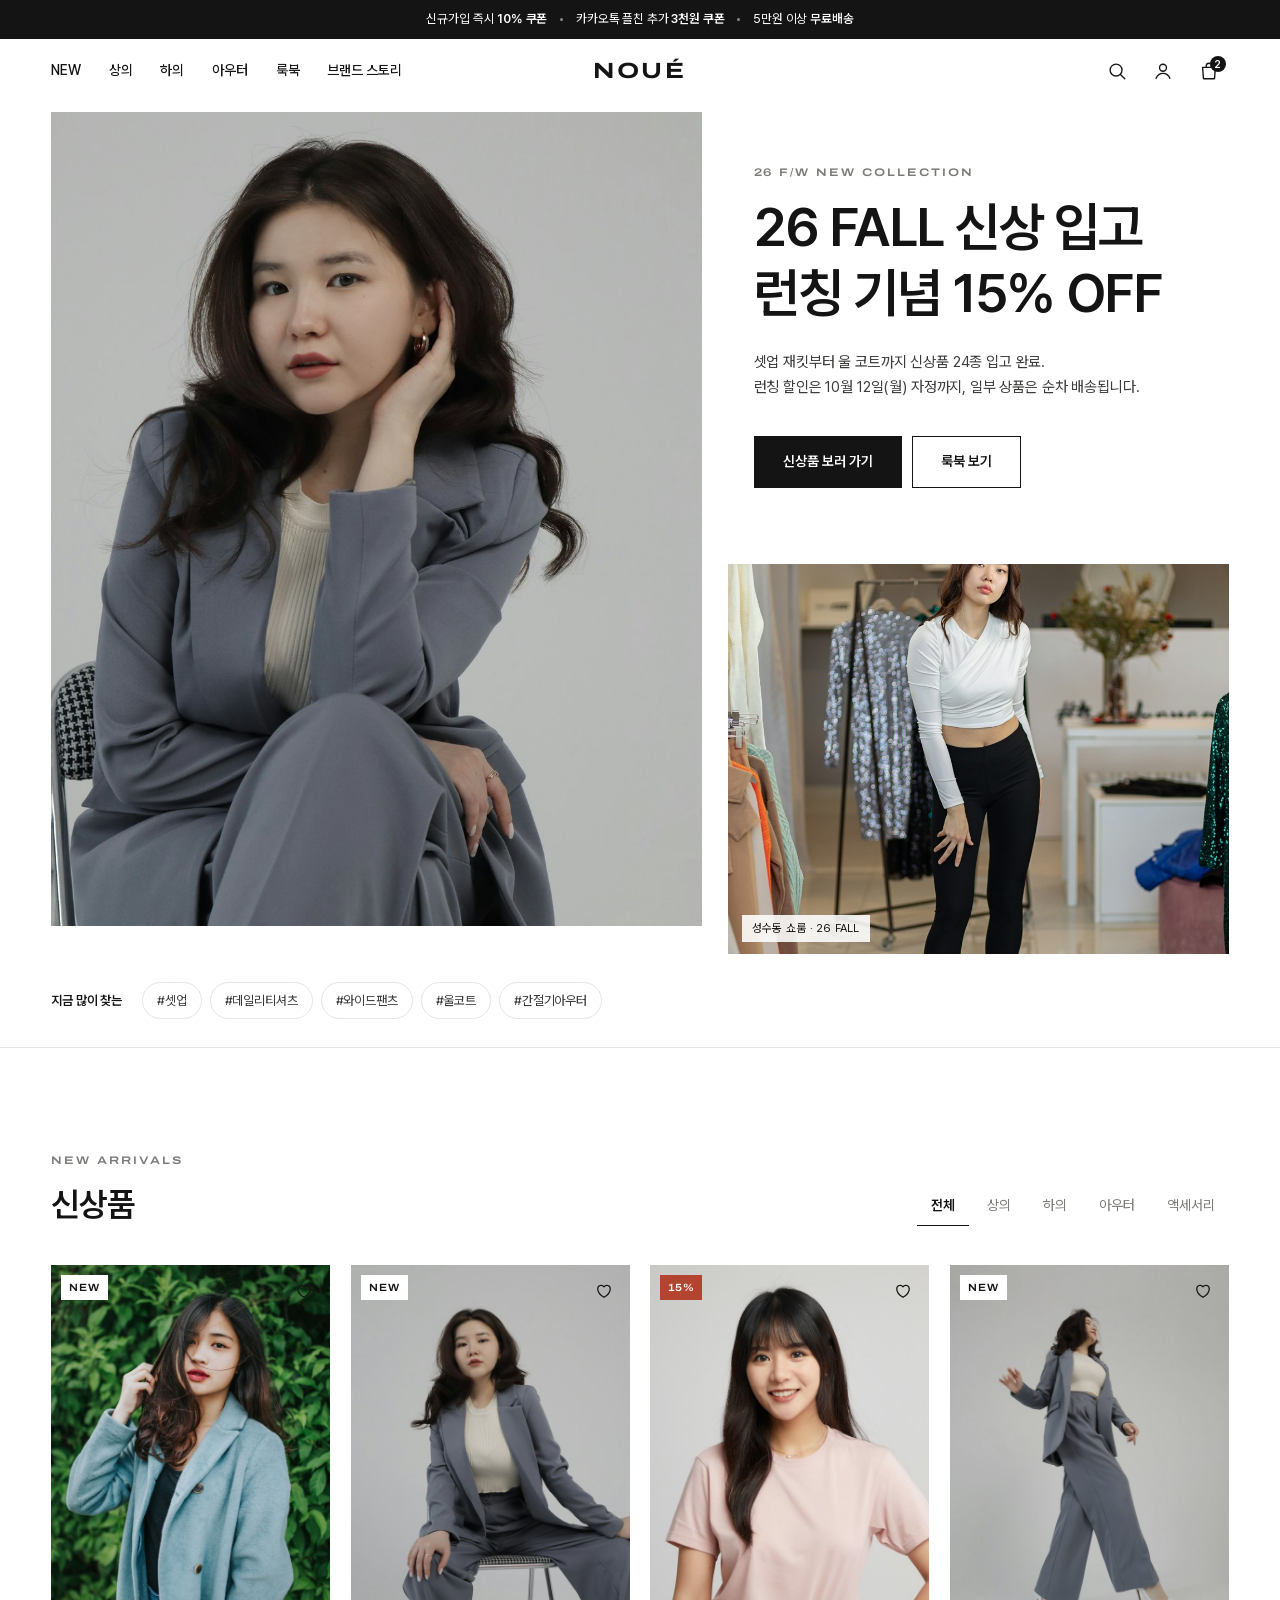
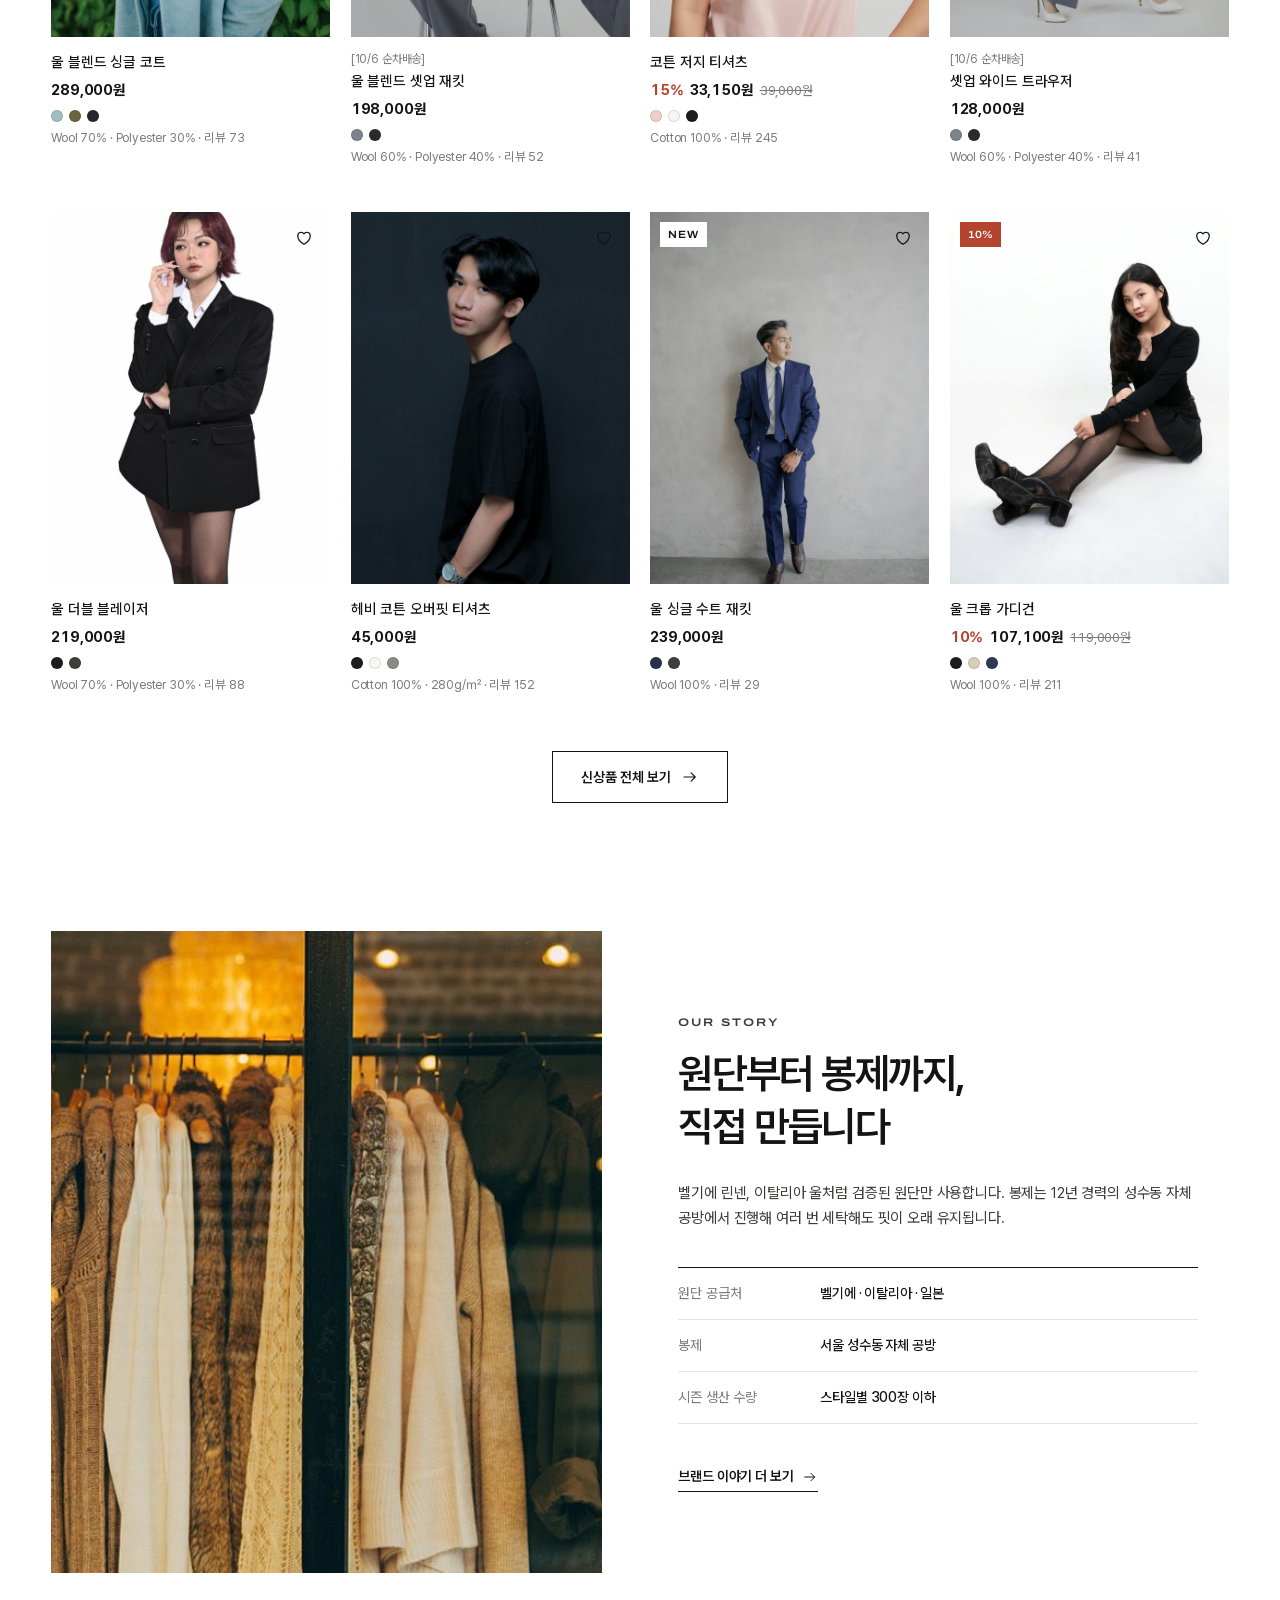
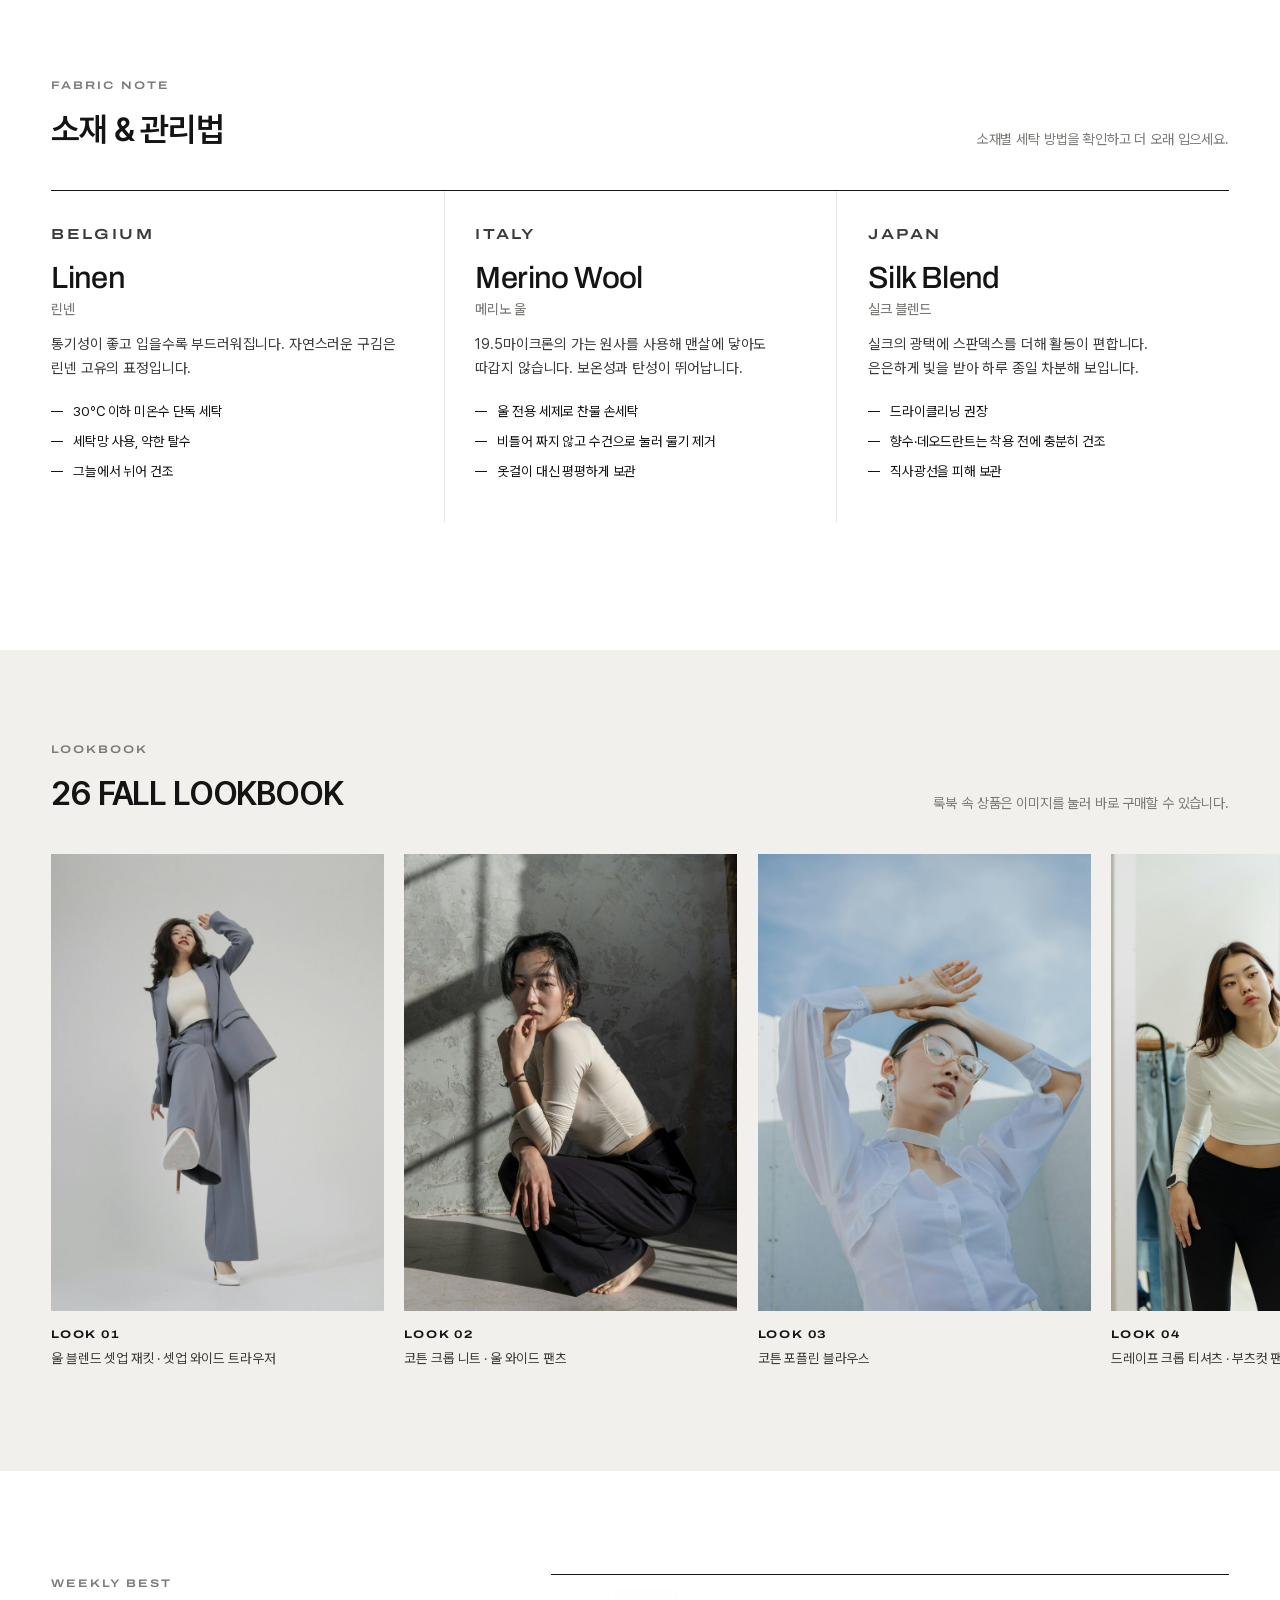
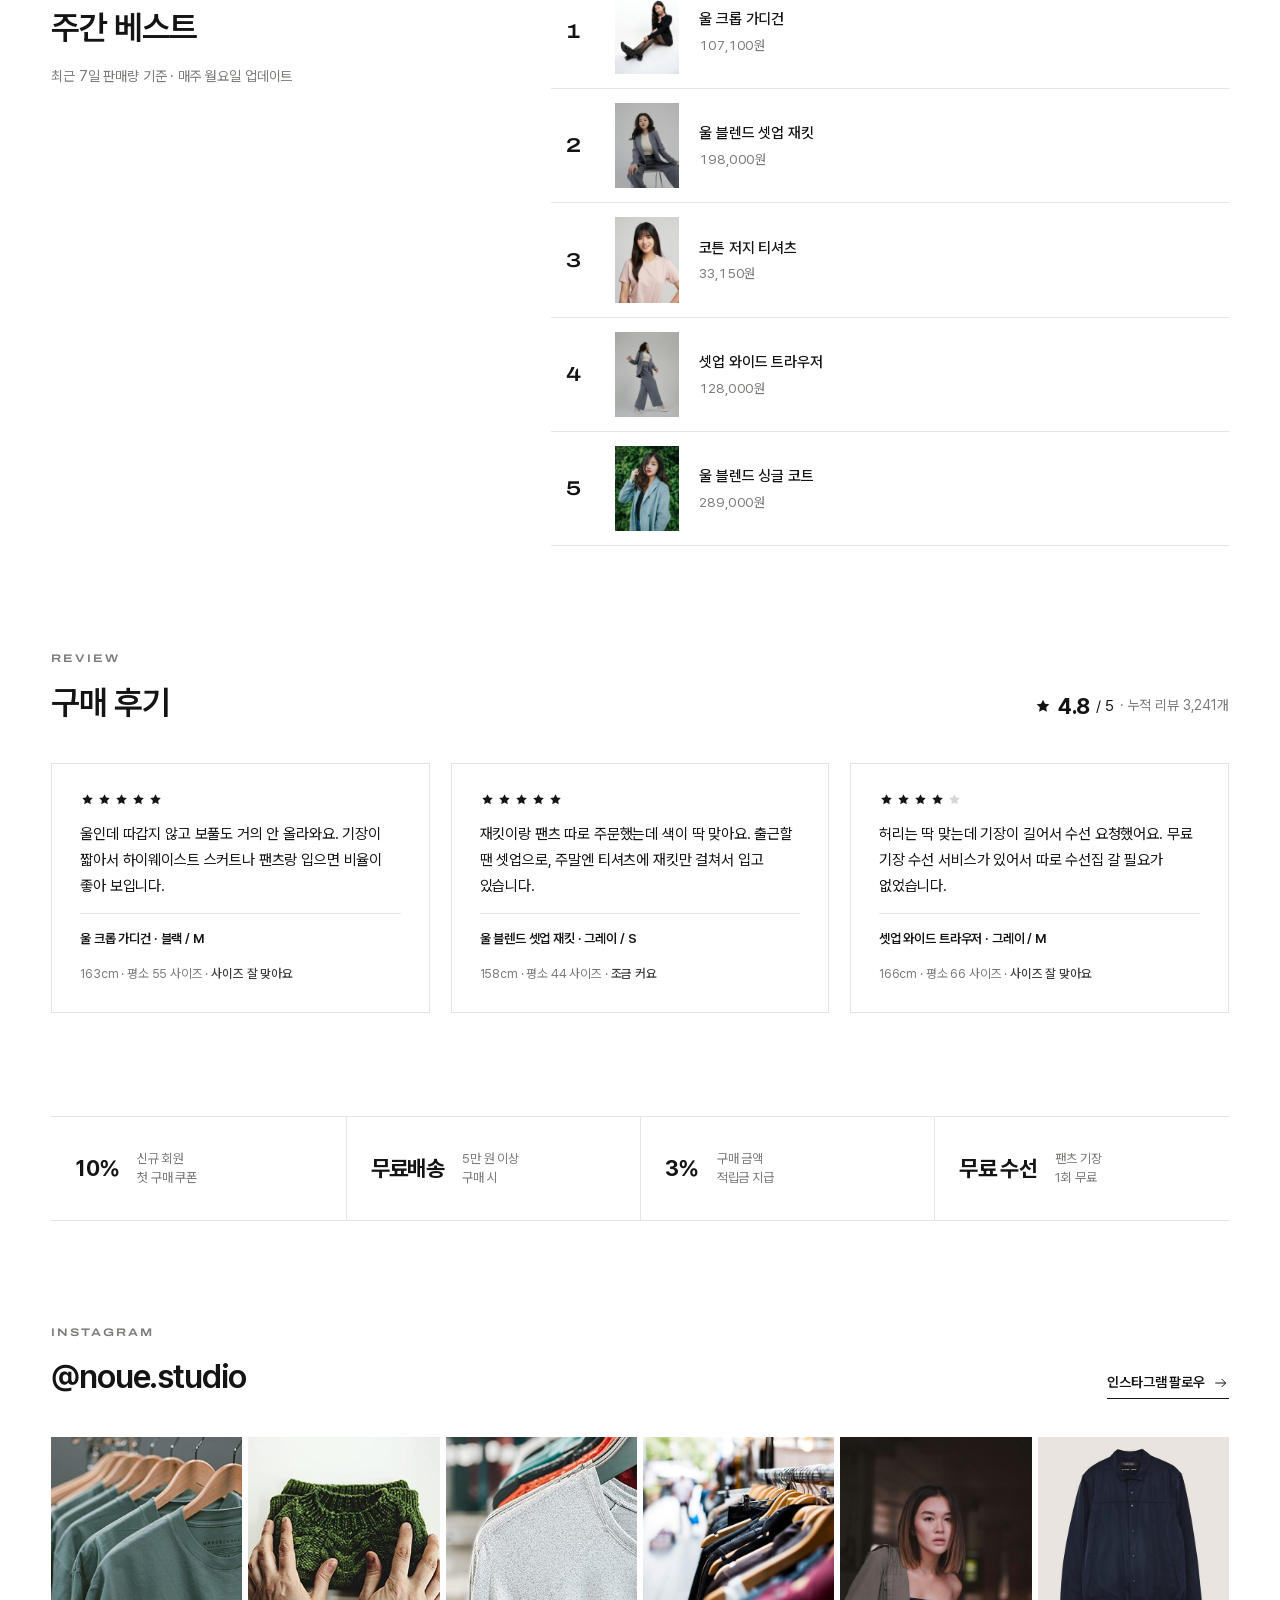
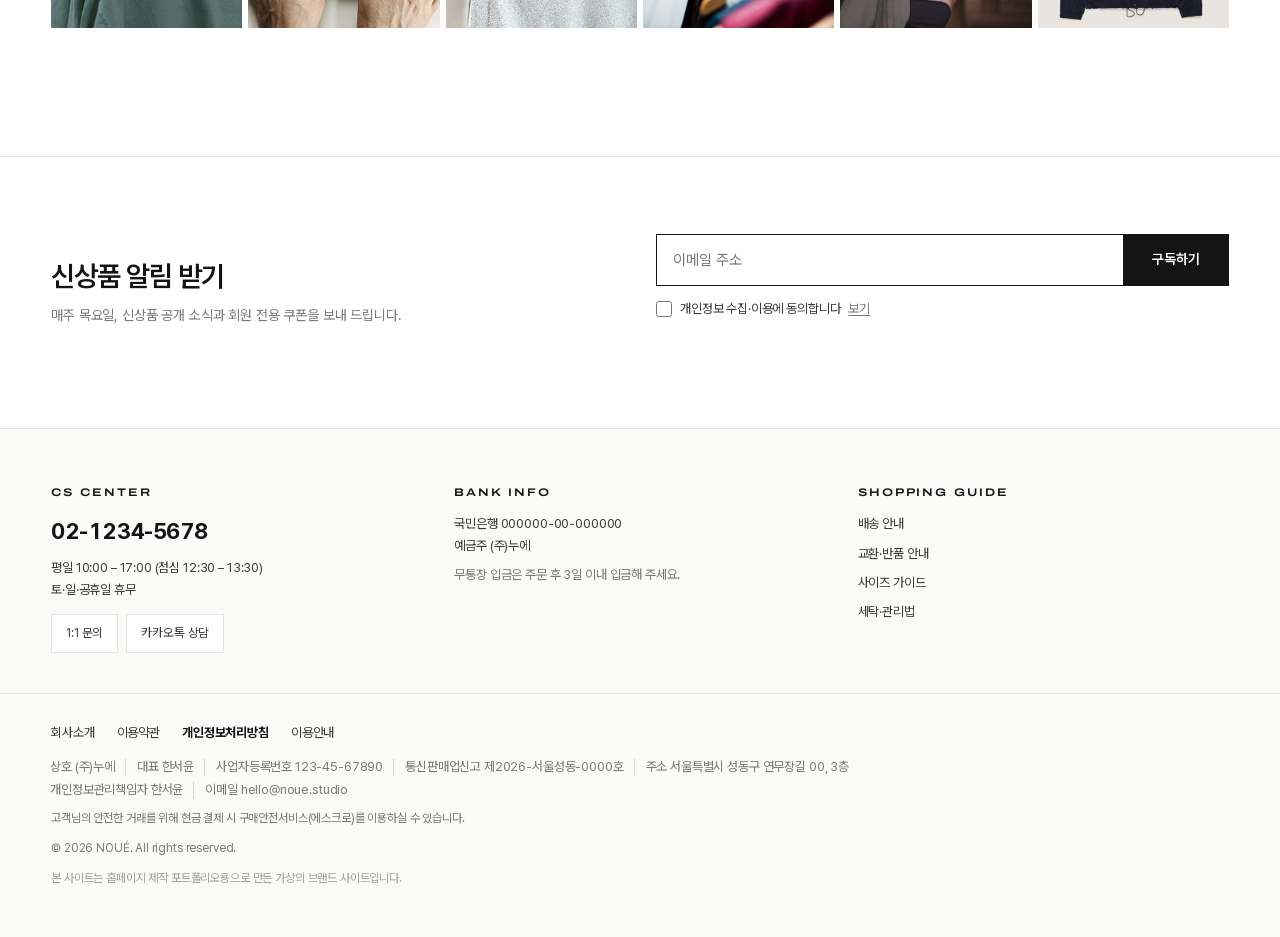
<file: sites/fashion/index.html>
<!DOCTYPE html>
<html lang="ko">
<head>
<meta charset="utf-8">
<meta name="viewport" content="width=device-width, initial-scale=1">
<title>NOUÉ 누에 — 천천히 입는 옷</title>
<meta name="description" content="검증된 원단으로 성수동 자체 공방에서 봉제하는 데일리웨어 브랜드 누에. 26 FALL 신상품과 셋업 컬렉션을 만나보세요.">
<meta property="og:title" content="NOUÉ 누에 — 천천히 입는 옷">
<meta property="og:description" content="좋은 원단으로 오래 입는 옷을 만듭니다. 26 FALL 컬렉션 공개.">
<meta property="og:type" content="website">
<link rel="stylesheet" href="../../assets/fonts/archivo/archivo.css">
<link rel="stylesheet" href="../../assets/fonts/pretendard/pretendardvariable-dynamic-subset.css">
<link rel="stylesheet" href="style.css">
</head>
<body>

<svg width="0" height="0" style="position:absolute" aria-hidden="true">
  <symbol id="i-search" viewBox="0 0 24 24"><circle cx="11" cy="11" r="6.5" fill="none" stroke="currentColor" stroke-width="1.5"/><path d="M16 16l4.5 4.5" stroke="currentColor" stroke-width="1.5" stroke-linecap="round"/></symbol>
  <symbol id="i-user" viewBox="0 0 24 24"><circle cx="12" cy="8.5" r="3.8" fill="none" stroke="currentColor" stroke-width="1.5"/><path d="M4.5 20c1.4-3.6 4.2-5.4 7.5-5.4s6.1 1.8 7.5 5.4" fill="none" stroke="currentColor" stroke-width="1.5" stroke-linecap="round"/></symbol>
  <symbol id="i-bag" viewBox="0 0 24 24"><path d="M5 8h14l-1 12.5H6L5 8z" fill="none" stroke="currentColor" stroke-width="1.5" stroke-linejoin="round"/><path d="M9 8V6.5a3 3 0 016 0V8" fill="none" stroke="currentColor" stroke-width="1.5"/></symbol>
  <symbol id="i-heart" viewBox="0 0 24 24"><path d="M12 19.5s-7.5-4.4-7.5-10A4.1 4.1 0 0112 7a4.1 4.1 0 017.5 2.5c0 5.6-7.5 10-7.5 10z" fill="var(--heart-fill, none)" stroke="currentColor" stroke-width="1.5" stroke-linejoin="round"/></symbol>
  <symbol id="i-menu" viewBox="0 0 24 24"><path d="M3.5 7h17M3.5 12h17M3.5 17h17" stroke="currentColor" stroke-width="1.5" stroke-linecap="round"/></symbol>
  <symbol id="i-close" viewBox="0 0 24 24"><path d="M5.5 5.5l13 13M18.5 5.5l-13 13" stroke="currentColor" stroke-width="1.5" stroke-linecap="round"/></symbol>
  <symbol id="i-arrow" viewBox="0 0 24 24"><path d="M4 12h15M13.5 6.5L19 12l-5.5 5.5" fill="none" stroke="currentColor" stroke-width="1.5" stroke-linecap="round" stroke-linejoin="round"/></symbol>
  <symbol id="i-star" viewBox="0 0 24 24"><path d="M12 3.5l2.6 5.4 5.9.8-4.3 4.1 1 5.8L12 16.9l-5.2 2.7 1-5.8-4.3-4.1 5.9-.8z" fill="currentColor"/></symbol>
</svg>

<a class="skip" href="#main">본문 바로가기</a>

<div class="promo" role="note">
  <p>신규가입 즉시 <b>10% 쿠폰</b> <span class="hide-sm"><span class="dot" aria-hidden="true"></span> 카카오톡 플친 추가 <b>3천원 쿠폰</b> </span><span class="dot" aria-hidden="true"></span> 5만원 이상 <b>무료배송</b> </p>
</div>

<header class="header" id="top">
  <div class="header-inner">
    <button class="icon-btn menu-btn" type="button" aria-label="메뉴 열기" aria-controls="drawer" aria-expanded="false"><svg><use href="#i-menu"/></svg></button>
    <nav class="gnb" aria-label="주 메뉴">
      <a href="#new">NEW</a>
      <a href="#new">상의</a>
      <a href="#new">하의</a>
      <a href="#new">아우터</a>
      <a href="#lookbook">룩북</a>
      <a href="#story">브랜드 스토리</a>
    </nav>
    <a class="logo" href="#top" aria-label="NOUÉ 홈">NOUÉ</a>
    <div class="utils">
      <a class="icon-btn hide-sm" href="#" aria-label="검색"><svg><use href="#i-search"/></svg></a>
      <a class="icon-btn hide-sm" href="#" aria-label="로그인"><svg><use href="#i-user"/></svg></a>
      <a class="icon-btn bag" href="#" aria-label="장바구니, 담긴 상품 2개"><svg><use href="#i-bag"/></svg><span class="bag-count">2</span></a>
    </div>
  </div>
</header>

<div class="drawer" id="drawer" hidden>
  <div class="drawer-panel" role="dialog" aria-modal="true" aria-label="전체 메뉴">
    <div class="drawer-head">
      <span class="logo">NOUÉ</span>
      <button class="icon-btn drawer-close" type="button" aria-label="메뉴 닫기"><svg><use href="#i-close"/></svg></button>
    </div>
    <nav class="drawer-nav" aria-label="모바일 메뉴">
      <a href="#new">NEW <small>신상품</small></a>
      <a href="#new">TOP <small>상의</small></a>
      <a href="#new">BOTTOM <small>하의</small></a>
      <a href="#new">OUTER <small>아우터</small></a>
      <a href="#lookbook">LOOKBOOK <small>룩북</small></a>
      <a href="#story">STORY <small>브랜드 스토리</small></a>
    </nav>
    <div class="drawer-foot">
      <a href="#">로그인</a><a href="#">회원가입</a><a href="#">주문 조회</a><a href="#">고객센터</a>
    </div>
  </div>
</div>

<main id="main">

  <section class="hero" aria-labelledby="hero-title">
    <figure class="hero-main">
      <img src="images/hero-1.jpg" alt="그레이 셋업을 입고 의자에 앉아 포즈를 취한 모델" width="1200" height="1500" fetchpriority="high">
    </figure>
    <div class="hero-side">
      <div class="hero-copy">
        <p class="eyebrow">26 F/W NEW COLLECTION</p>
        <h1 id="hero-title">26 FALL 신상 입고<br>런칭 기념 15% OFF</h1>
        <p class="lead">셋업 재킷부터 울 코트까지 신상품 24종 입고 완료.<br>런칭 할인은 10월 12일(월) 자정까지, 일부 상품은 순차 배송됩니다.</p>
        <div class="btn-row">
          <a class="btn btn-dark" href="#new">신상품 보러 가기</a>
          <a class="btn btn-line" href="#lookbook">룩북 보기</a>
        </div>
      </div>
      <figure class="hero-sub">
        <img src="images/hero-2.jpg" alt="쇼룸에서 크롭 티셔츠와 부츠컷 팬츠를 입고 포즈를 취한 모델" width="900" height="700">
        <figcaption>성수동 쇼룸 · 26 FALL</figcaption>
      </figure>
    </div>
  </section>

  <nav class="quick" aria-label="많이 찾는 카테고리">
    <span class="quick-label">지금 많이 찾는</span>
    <ul>
      <li><a href="#new">#셋업</a></li>
      <li><a href="#new">#데일리티셔츠</a></li>
      <li><a href="#new">#와이드팬츠</a></li>
      <li><a href="#new">#울코트</a></li>
      <li><a href="#new">#간절기아우터</a></li>
    </ul>
  </nav>

  <section class="section" id="new" aria-labelledby="new-title">
    <div class="section-head">
      <div>
        <p class="eyebrow">NEW ARRIVALS</p>
        <h2 id="new-title">신상품</h2>
      </div>
      <div class="tabs" role="tablist" aria-label="카테고리 필터">
        <button type="button" role="tab" aria-selected="true" data-filter="all">전체</button>
        <button type="button" role="tab" aria-selected="false" data-filter="top">상의</button>
        <button type="button" role="tab" aria-selected="false" data-filter="bottom">하의</button>
        <button type="button" role="tab" aria-selected="false" data-filter="outer">아우터</button>
        <button type="button" role="tab" aria-selected="false" data-filter="acc">액세서리</button>
      </div>
    </div>

    <div class="products">
      <article class="product" data-cat="outer">
        <a class="product-media" href="#"><img src="images/p1.jpg" alt="울 블렌드 싱글 코트 스카이블루 착용컷" loading="lazy" width="600" height="800"><span class="badge">NEW</span></a>
        <button class="wish" type="button" aria-label="관심상품 담기" aria-pressed="false"><svg><use href="#i-heart"/></svg></button>
        <div class="product-info">
          <h3><a href="#">울 블렌드 싱글 코트</a></h3>
          <p class="price"><strong>289,000원</strong></p>
          <ul class="swatches" aria-label="색상 3종"><li style="--c:#9FBFC4" title="스카이블루"></li><li style="--c:#6B6440" title="올리브"></li><li style="--c:#23272E" title="다크 네이비"></li></ul>
          <p class="meta">Wool 70% · Polyester 30% · <span>리뷰 73</span></p>
        </div>
      </article>
      <article class="product" data-cat="outer">
        <a class="product-media" href="#"><img src="images/p2.jpg" alt="울 블렌드 셋업 재킷 그레이 착용컷" loading="lazy" width="600" height="800"><span class="badge">NEW</span></a>
        <button class="wish" type="button" aria-label="관심상품 담기" aria-pressed="false"><svg><use href="#i-heart"/></svg></button>
        <div class="product-info">
          <h3><a href="#"><em class="ship">[10/6 순차배송]</em> 울 블렌드 셋업 재킷</a></h3>
          <p class="price"><strong>198,000원</strong></p>
          <ul class="swatches" aria-label="색상 2종"><li style="--c:#7C838C" title="그레이"></li><li style="--c:#2B2B2B" title="블랙"></li></ul>
          <p class="meta">Wool 60% · Polyester 40% · <span>리뷰 52</span></p>
        </div>
      </article>
      <article class="product" data-cat="top">
        <a class="product-media" href="#"><img src="images/p3.jpg" alt="코튼 저지 티셔츠 핑크 착용컷" loading="lazy" width="600" height="800"><span class="badge badge-sale">15%</span></a>
        <button class="wish" type="button" aria-label="관심상품 담기" aria-pressed="false"><svg><use href="#i-heart"/></svg></button>
        <div class="product-info">
          <h3><a href="#">코튼 저지 티셔츠</a></h3>
          <p class="price"><span class="rate">15%</span><strong>33,150원</strong><del>39,000원</del></p>
          <ul class="swatches" aria-label="색상 3종"><li style="--c:#EFCFCB" title="핑크"></li><li style="--c:#F7F6F2" title="화이트"></li><li style="--c:#1C1C1C" title="블랙"></li></ul>
          <p class="meta">Cotton 100% · <span>리뷰 245</span></p>
        </div>
      </article>
      <article class="product" data-cat="bottom">
        <a class="product-media" href="#"><img src="images/p4.jpg" alt="셋업 와이드 트라우저 그레이 착용컷" loading="lazy" width="600" height="800"><span class="badge">NEW</span></a>
        <button class="wish" type="button" aria-label="관심상품 담기" aria-pressed="false"><svg><use href="#i-heart"/></svg></button>
        <div class="product-info">
          <h3><a href="#"><em class="ship">[10/6 순차배송]</em> 셋업 와이드 트라우저</a></h3>
          <p class="price"><strong>128,000원</strong></p>
          <ul class="swatches" aria-label="색상 2종"><li style="--c:#7C838C" title="그레이"></li><li style="--c:#2B2B2B" title="블랙"></li></ul>
          <p class="meta">Wool 60% · Polyester 40% · <span>리뷰 41</span></p>
        </div>
      </article>
      <article class="product" data-cat="outer">
        <a class="product-media" href="#"><img src="images/p5.jpg" alt="울 더블 블레이저 블랙 착용컷" loading="lazy" width="600" height="800"></a>
        <button class="wish" type="button" aria-label="관심상품 담기" aria-pressed="false"><svg><use href="#i-heart"/></svg></button>
        <div class="product-info">
          <h3><a href="#">울 더블 블레이저</a></h3>
          <p class="price"><strong>219,000원</strong></p>
          <ul class="swatches" aria-label="색상 2종"><li style="--c:#1C1C1C" title="블랙"></li><li style="--c:#3F3E3B" title="차콜"></li></ul>
          <p class="meta">Wool 70% · Polyester 30% · <span>리뷰 88</span></p>
        </div>
      </article>
      <article class="product" data-cat="top">
        <a class="product-media" href="#"><img src="images/p6.jpg" alt="헤비 코튼 오버핏 티셔츠 블랙 착용컷" loading="lazy" width="600" height="800"></a>
        <button class="wish" type="button" aria-label="관심상품 담기" aria-pressed="false"><svg><use href="#i-heart"/></svg></button>
        <div class="product-info">
          <h3><a href="#">헤비 코튼 오버핏 티셔츠</a></h3>
          <p class="price"><strong>45,000원</strong></p>
          <ul class="swatches" aria-label="색상 3종"><li style="--c:#1C1C1C" title="블랙"></li><li style="--c:#F7F6F2" title="화이트"></li><li style="--c:#8C8A84" title="차콜 그레이"></li></ul>
          <p class="meta">Cotton 100% · 280g/㎡ · <span>리뷰 152</span></p>
        </div>
      </article>
      <article class="product" data-cat="outer">
        <a class="product-media" href="#"><img src="images/p7.jpg" alt="울 싱글 수트 재킷 네이비 착용컷" loading="lazy" width="600" height="800"><span class="badge">NEW</span></a>
        <button class="wish" type="button" aria-label="관심상품 담기" aria-pressed="false"><svg><use href="#i-heart"/></svg></button>
        <div class="product-info">
          <h3><a href="#">울 싱글 수트 재킷</a></h3>
          <p class="price"><strong>239,000원</strong></p>
          <ul class="swatches" aria-label="색상 2종"><li style="--c:#27324A" title="네이비"></li><li style="--c:#3F3E3B" title="차콜"></li></ul>
          <p class="meta">Wool 100% · <span>리뷰 29</span></p>
        </div>
      </article>
      <article class="product" data-cat="top">
        <a class="product-media" href="#"><img src="images/p8.jpg" alt="울 크롭 가디건 블랙 착용컷" loading="lazy" width="600" height="800"><span class="badge badge-sale">10%</span></a>
        <button class="wish" type="button" aria-label="관심상품 담기" aria-pressed="false"><svg><use href="#i-heart"/></svg></button>
        <div class="product-info">
          <h3><a href="#">울 크롭 가디건</a></h3>
          <p class="price"><span class="rate">10%</span><strong>107,100원</strong><del>119,000원</del></p>
          <ul class="swatches" aria-label="색상 3종"><li style="--c:#1C1C1C" title="블랙"></li><li style="--c:#D9CDB8" title="오트밀"></li><li style="--c:#2E3A55" title="네이비"></li></ul>
          <p class="meta">Wool 100% · <span>리뷰 211</span></p>
        </div>
      </article>
    </div>
    <p class="empty" hidden>이 카테고리의 신상품은 곧 입고됩니다.</p>
    <div class="more"><a class="btn btn-line" href="#">신상품 전체 보기 <svg><use href="#i-arrow"/></svg></a></div>
  </section>

  <section class="story" id="story" aria-labelledby="story-title">
    <figure class="story-media">
      <img src="images/story.jpg" alt="행거에 걸린 누에의 셔츠와 재킷" loading="lazy" width="1200" height="1400">
    </figure>
    <div class="story-copy">
      <p class="eyebrow">OUR STORY</p>
      <h2 id="story-title">원단부터 봉제까지,<br>직접 만듭니다</h2>
      <p>벨기에 린넨, 이탈리아 울처럼 검증된 원단만 사용합니다. 봉제는 12년 경력의 성수동 자체 공방에서 진행해 여러 번 세탁해도 핏이 오래 유지됩니다.</p>
      <dl class="facts">
        <div><dt>원단 공급처</dt><dd>벨기에 · 이탈리아 · 일본</dd></div>
        <div><dt>봉제</dt><dd>서울 성수동 자체 공방</dd></div>
        <div><dt>시즌 생산 수량</dt><dd>스타일별 300장 이하</dd></div>
      </dl>
      <a class="text-link" href="#">브랜드 이야기 더 보기 <svg><use href="#i-arrow"/></svg></a>
    </div>
  </section>

  <section class="section fabric" aria-labelledby="fabric-title">
    <div class="section-head">
      <div>
        <p class="eyebrow">FABRIC NOTE</p>
        <h2 id="fabric-title">소재 &amp; 관리법</h2>
      </div>
      <p class="section-desc">소재별 세탁 방법을 확인하고 더 오래 입으세요.</p>
    </div>
    <div class="fabric-grid">
      <article class="fabric-card">
        <p class="fabric-origin">BELGIUM</p>
        <h3>Linen <span>린넨</span></h3>
        <p>통기성이 좋고 입을수록 부드러워집니다. 자연스러운 구김은 린넨 고유의 표정입니다.</p>
        <ul class="care">
          <li>30℃ 이하 미온수 단독 세탁</li>
          <li>세탁망 사용, 약한 탈수</li>
          <li>그늘에서 뉘어 건조</li>
        </ul>
      </article>
      <article class="fabric-card">
        <p class="fabric-origin">ITALY</p>
        <h3>Merino Wool <span>메리노 울</span></h3>
        <p>19.5마이크론의 가는 원사를 사용해 맨살에 닿아도 따갑지 않습니다. 보온성과 탄성이 뛰어납니다.</p>
        <ul class="care">
          <li>울 전용 세제로 찬물 손세탁</li>
          <li>비틀어 짜지 않고 수건으로 눌러 물기 제거</li>
          <li>옷걸이 대신 평평하게 보관</li>
        </ul>
      </article>
      <article class="fabric-card">
        <p class="fabric-origin">JAPAN</p>
        <h3>Silk Blend <span>실크 블렌드</span></h3>
        <p>실크의 광택에 스판덱스를 더해 활동이 편합니다. 은은하게 빛을 받아 하루 종일 차분해 보입니다.</p>
        <ul class="care">
          <li>드라이클리닝 권장</li>
          <li>향수·데오드란트는 착용 전에 충분히 건조</li>
          <li>직사광선을 피해 보관</li>
        </ul>
      </article>
    </div>
  </section>

  <section class="lookbook" id="lookbook" aria-labelledby="lookbook-title">
    <div class="section-head wrap">
      <div>
        <p class="eyebrow">LOOKBOOK</p>
        <h2 id="lookbook-title">26 FALL LOOKBOOK</h2>
      </div>
      <p class="section-desc">룩북 속 상품은 이미지를 눌러 바로 구매할 수 있습니다.</p>
    </div>
    <div class="look-track" tabindex="0" aria-label="룩북 이미지, 좌우로 스크롤">
      <figure class="look"><img src="images/look-1.jpg" alt="그레이 셋업 재킷과 와이드 트라우저 코디" loading="lazy" width="800" height="1100"><figcaption><b>LOOK 01</b>울 블렌드 셋업 재킷 · 셋업 와이드 트라우저</figcaption></figure>
      <figure class="look"><img src="images/look-2.jpg" alt="크림 니트와 블랙 와이드 팬츠 코디" loading="lazy" width="800" height="1100"><figcaption><b>LOOK 02</b>코튼 크롭 니트 · 울 와이드 팬츠</figcaption></figure>
      <figure class="look"><img src="images/look-3.jpg" alt="화이트 셔츠 블라우스 코디" loading="lazy" width="800" height="1100"><figcaption><b>LOOK 03</b>코튼 포플린 블라우스</figcaption></figure>
      <figure class="look"><img src="images/look-4.jpg" alt="화이트 크롭 티셔츠와 블랙 팬츠 코디" loading="lazy" width="800" height="1100"><figcaption><b>LOOK 04</b>드레이프 크롭 티셔츠 · 부츠컷 팬츠</figcaption></figure>
      <figure class="look"><img src="images/look-5.jpg" alt="블랙 반팔 셔츠와 화이트 와이드 팬츠 코디" loading="lazy" width="800" height="1100"><figcaption><b>LOOK 05</b>린넨 반팔 셔츠 · 코튼 와이드 팬츠</figcaption></figure>
    </div>
  </section>

  <section class="section best" aria-labelledby="best-title">
    <div class="best-layout">
      <div class="best-intro">
        <p class="eyebrow">WEEKLY BEST</p>
        <h2 id="best-title">주간 베스트</h2>
        <p class="section-desc">최근 7일 판매량 기준 · 매주 월요일 업데이트</p>
      </div>
      <ol class="rank">
        <li><a href="#"><span class="rank-no">1</span><img src="images/p8.jpg" alt="" loading="lazy" width="120" height="160"><span class="rank-name">울 크롭 가디건<small>107,100원</small></span></a></li>
        <li><a href="#"><span class="rank-no">2</span><img src="images/p2.jpg" alt="" loading="lazy" width="120" height="160"><span class="rank-name">울 블렌드 셋업 재킷<small>198,000원</small></span></a></li>
        <li><a href="#"><span class="rank-no">3</span><img src="images/p3.jpg" alt="" loading="lazy" width="120" height="160"><span class="rank-name">코튼 저지 티셔츠<small>33,150원</small></span></a></li>
        <li><a href="#"><span class="rank-no">4</span><img src="images/p4.jpg" alt="" loading="lazy" width="120" height="160"><span class="rank-name">셋업 와이드 트라우저<small>128,000원</small></span></a></li>
        <li><a href="#"><span class="rank-no">5</span><img src="images/p1.jpg" alt="" loading="lazy" width="120" height="160"><span class="rank-name">울 블렌드 싱글 코트<small>289,000원</small></span></a></li>
      </ol>
    </div>
  </section>

  <section class="section reviews" aria-labelledby="review-title">
    <div class="section-head">
      <div>
        <p class="eyebrow">REVIEW</p>
        <h2 id="review-title">구매 후기</h2>
      </div>
      <p class="rating-sum"><svg><use href="#i-star"/></svg><b>4.8</b> / 5 <span>· 누적 리뷰 3,241개</span></p>
    </div>
    <div class="review-grid">
      <article class="review">
        <div class="stars" aria-label="별점 5점"><svg><use href="#i-star"/></svg><svg><use href="#i-star"/></svg><svg><use href="#i-star"/></svg><svg><use href="#i-star"/></svg><svg><use href="#i-star"/></svg></div>
        <p class="review-text">울인데 따갑지 않고 보풀도 거의 안 올라와요. 기장이 짧아서 하이웨이스트 스커트나 팬츠랑 입으면 비율이 좋아 보입니다.</p>
        <p class="review-item">울 크롭 가디건 · 블랙 / M</p>
        <p class="review-fit">163cm · 평소 55 사이즈 · <b>사이즈 잘 맞아요</b></p>
      </article>
      <article class="review">
        <div class="stars" aria-label="별점 5점"><svg><use href="#i-star"/></svg><svg><use href="#i-star"/></svg><svg><use href="#i-star"/></svg><svg><use href="#i-star"/></svg><svg><use href="#i-star"/></svg></div>
        <p class="review-text">재킷이랑 팬츠 따로 주문했는데 색이 딱 맞아요. 출근할 땐 셋업으로, 주말엔 티셔츠에 재킷만 걸쳐서 입고 있습니다.</p>
        <p class="review-item">울 블렌드 셋업 재킷 · 그레이 / S</p>
        <p class="review-fit">158cm · 평소 44 사이즈 · <b>조금 커요</b></p>
      </article>
      <article class="review">
        <div class="stars" aria-label="별점 4점"><svg><use href="#i-star"/></svg><svg><use href="#i-star"/></svg><svg><use href="#i-star"/></svg><svg><use href="#i-star"/></svg><svg class="off"><use href="#i-star"/></svg></div>
        <p class="review-text">허리는 딱 맞는데 기장이 길어서 수선 요청했어요. 무료 기장 수선 서비스가 있어서 따로 수선집 갈 필요가 없었습니다.</p>
        <p class="review-item">셋업 와이드 트라우저 · 그레이 / M</p>
        <p class="review-fit">166cm · 평소 66 사이즈 · <b>사이즈 잘 맞아요</b></p>
      </article>
    </div>
  </section>

  <section class="benefits" aria-label="회원 혜택">
    <ul>
      <li><strong>10%</strong><span>신규 회원<br>첫 구매 쿠폰</span></li>
      <li><strong>무료배송</strong><span>5만 원 이상<br>구매 시</span></li>
      <li><strong>3%</strong><span>구매 금액<br>적립금 지급</span></li>
      <li><strong>무료 수선</strong><span>팬츠 기장<br>1회 무료</span></li>
    </ul>
  </section>

  <section class="section insta" aria-labelledby="insta-title">
    <div class="section-head">
      <div>
        <p class="eyebrow">INSTAGRAM</p>
        <h2 id="insta-title">@noue.studio</h2>
      </div>
      <a class="text-link" href="#">인스타그램 팔로우 <svg><use href="#i-arrow"/></svg></a>
    </div>
    <div class="insta-grid">
      <a href="#"><img src="images/insta-1.jpg" alt="인스타그램 게시물: 가을 신상품 촬영 현장" loading="lazy" width="500" height="500"></a>
      <a href="#"><img src="images/insta-2.jpg" alt="인스타그램 게시물: 린넨 원단 클로즈업" loading="lazy" width="500" height="500"></a>
      <a href="#"><img src="images/insta-3.jpg" alt="인스타그램 게시물: 공방의 재봉틀" loading="lazy" width="500" height="500"></a>
      <a href="#"><img src="images/insta-4.jpg" alt="인스타그램 게시물: 니트 코디" loading="lazy" width="500" height="500"></a>
      <a href="#"><img src="images/insta-5.jpg" alt="인스타그램 게시물: 캠페인 촬영 비하인드" loading="lazy" width="500" height="500"></a>
      <a href="#"><img src="images/insta-6.jpg" alt="인스타그램 게시물: 쇼룸 전경" loading="lazy" width="500" height="500"></a>
    </div>
  </section>

  <section class="newsletter" aria-labelledby="nl-title">
    <div class="newsletter-inner">
      <div>
        <h2 id="nl-title">신상품 알림 받기</h2>
        <p>매주 목요일, 신상품 공개 소식과 회원 전용 쿠폰을 보내 드립니다.</p>
      </div>
      <form class="nl-form" novalidate>
        <div class="nl-field">
          <label for="nl-email" class="sr-only">이메일 주소</label>
          <input id="nl-email" name="email" type="email" placeholder="이메일 주소" autocomplete="email" required>
          <button class="btn btn-dark" type="submit">구독하기</button>
        </div>
        <label class="check"><input id="nl-agree" type="checkbox" required> 개인정보 수집·이용에 동의합니다 <a href="#">보기</a></label>
        <p class="form-msg" role="status" aria-live="polite"></p>
      </form>
    </div>
  </section>

</main>

<footer class="footer">
  <div class="footer-top">
    <div class="footer-col">
      <h2>CS CENTER</h2>
      <p class="big">02-1234-5678</p>
      <p>평일 10:00 – 17:00 (점심 12:30 – 13:30)<br>토·일·공휴일 휴무</p>
      <p class="footer-btns"><a href="#">1:1 문의</a><a href="#">카카오톡 상담</a></p>
    </div>
    <div class="footer-col">
      <h2>BANK INFO</h2>
      <p>국민은행 000000-00-000000<br>예금주 (주)누에</p>
      <p class="muted">무통장 입금은 주문 후 3일 이내 입금해 주세요.</p>
    </div>
    <div class="footer-col">
      <h2>SHOPPING GUIDE</h2>
      <ul class="footer-links">
        <li><a href="#">배송 안내</a></li>
        <li><a href="#">교환·반품 안내</a></li>
        <li><a href="#">사이즈 가이드</a></li>
        <li><a href="#">세탁·관리법</a></li>
      </ul>
    </div>
  </div>
  <div class="footer-bottom">
    <ul class="policy">
      <li><a href="#">회사소개</a></li>
      <li><a href="#">이용약관</a></li>
      <li><a href="#"><b>개인정보처리방침</b></a></li>
      <li><a href="#">이용안내</a></li>
    </ul>
    <p class="biz"><span>상호 (주)누에</span><span>대표 한서윤</span><span>사업자등록번호 123-45-67890</span><span>통신판매업신고 제2026-서울성동-0000호</span><span>주소 서울특별시 성동구 연무장길 00, 3층</span><span>개인정보관리책임자 한서윤</span><span>이메일 hello@noue.studio</span></p>
    <p class="escrow">고객님의 안전한 거래를 위해 현금 결제 시 구매안전서비스(에스크로)를 이용하실 수 있습니다.</p>
    <p class="copy">© 2026 NOUÉ. All rights reserved.</p>
    <p class="demo-note">본 사이트는 홈페이지 제작 포트폴리오용으로 만든 가상의 브랜드 사이트입니다.</p>
  </div>
</footer>

<script src="main.js"></script>
</body>
</html>
</file>
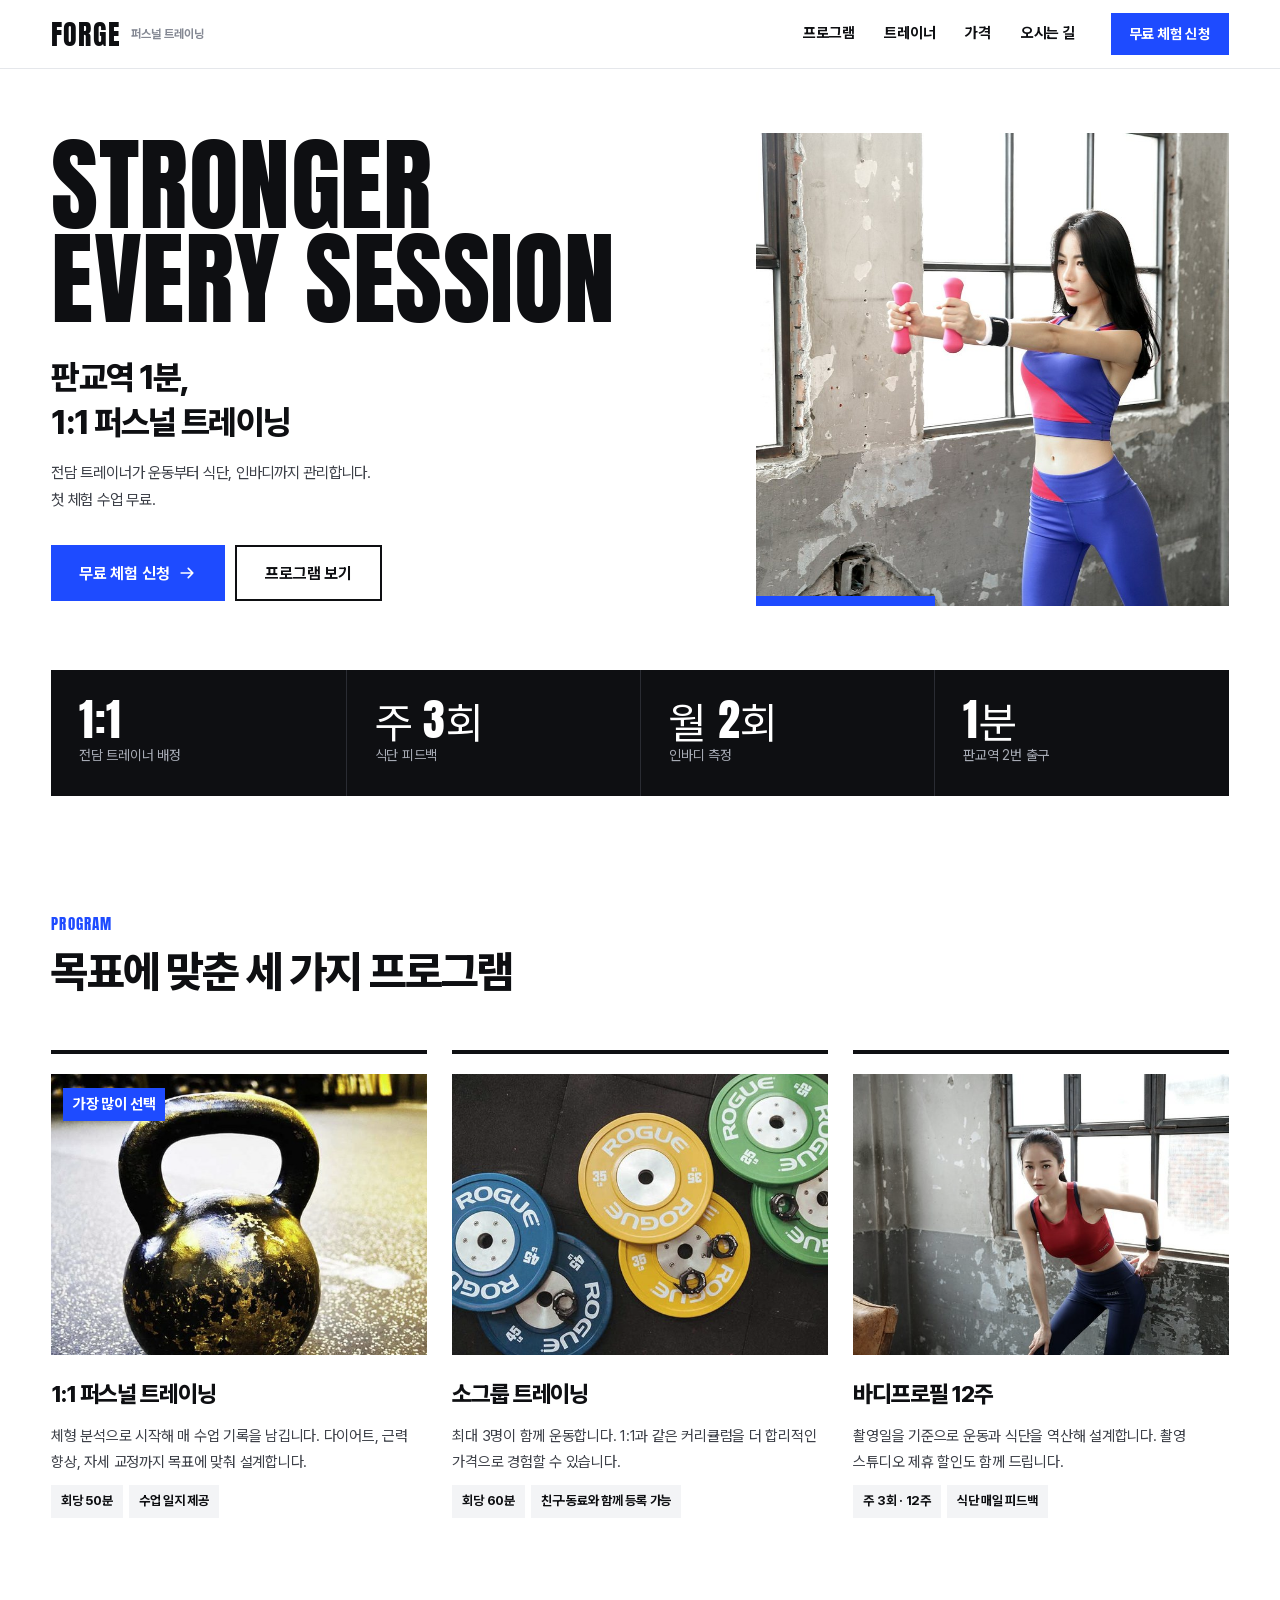
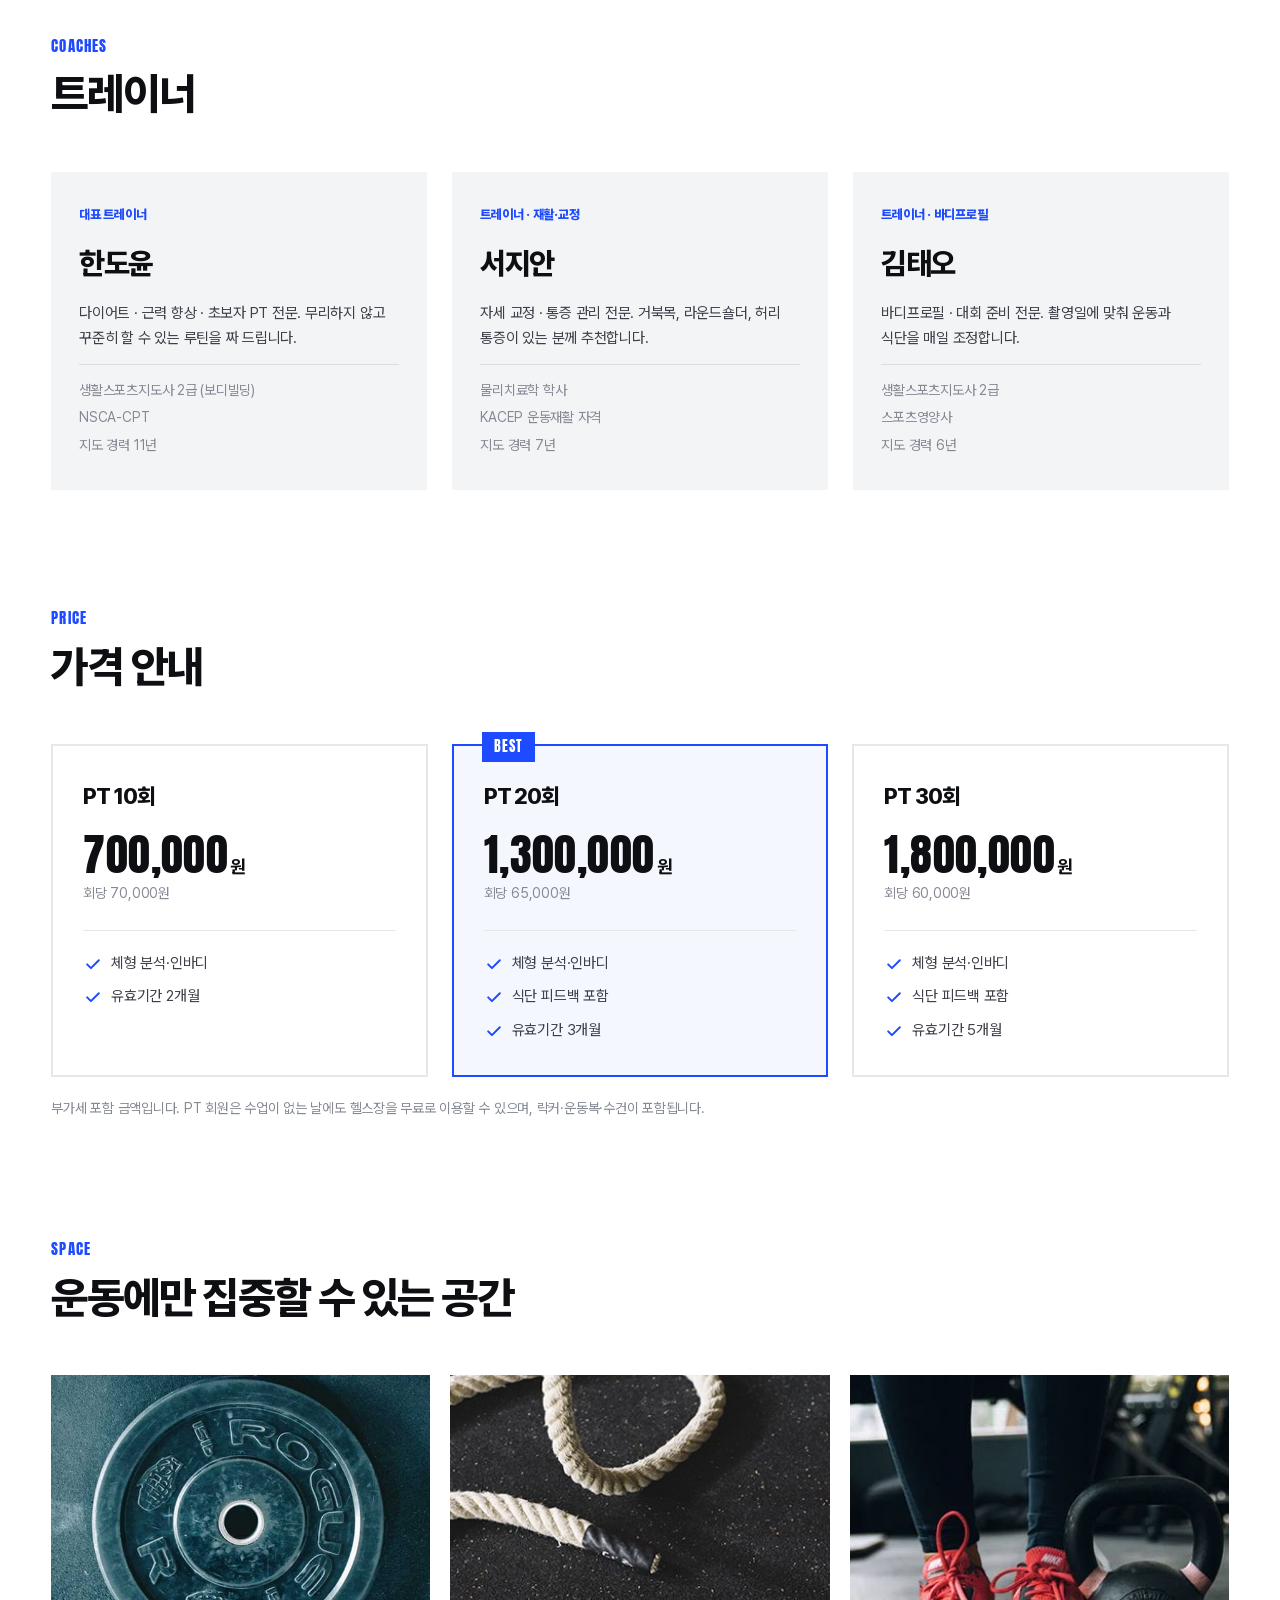
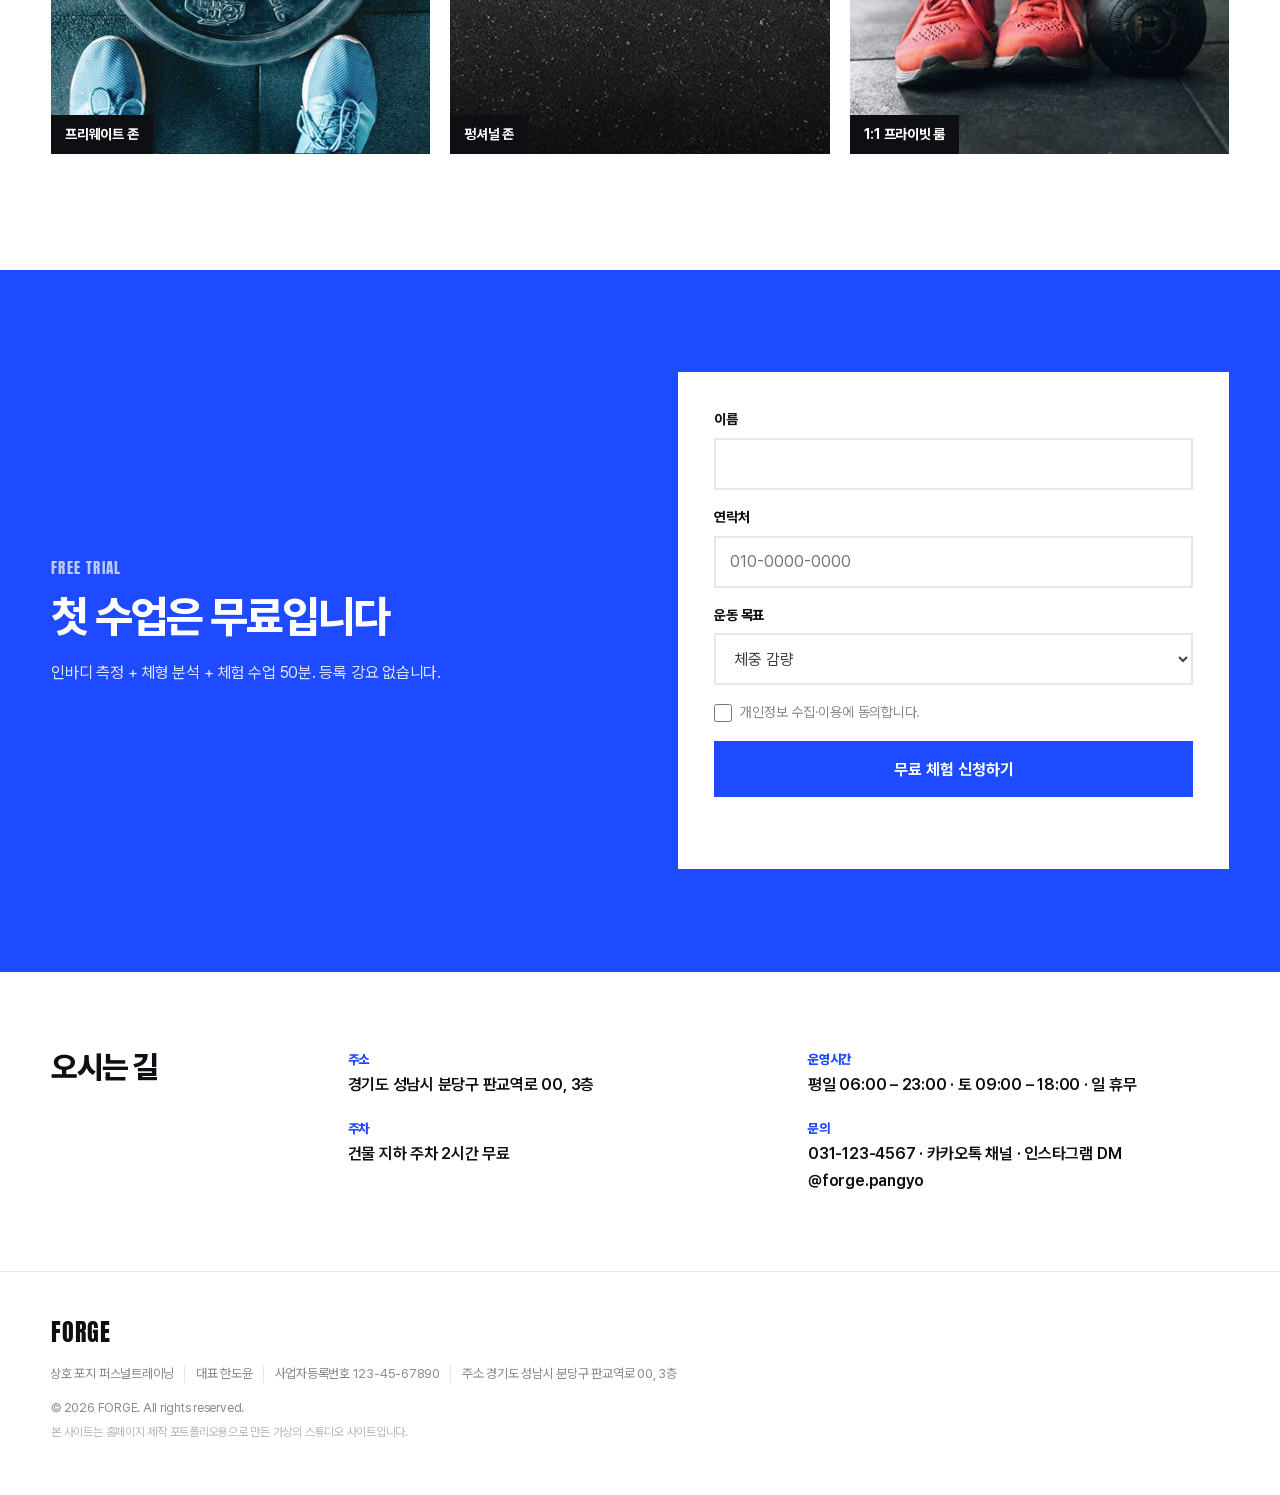
<file: sites/gym/index.html>
<!DOCTYPE html>
<html lang="ko">
<head>
<meta charset="utf-8">
<meta name="viewport" content="width=device-width, initial-scale=1">
<title>포지 FORGE | 판교 1:1 퍼스널 트레이닝</title>
<meta name="description" content="판교역 1분, 1:1 전담 트레이너와 식단 관리까지. 퍼스널 트레이닝 스튜디오 포지. 무료 체험 수업 신청.">
<meta property="og:title" content="포지 FORGE | 판교 1:1 퍼스널 트레이닝">
<meta property="og:description" content="혼자서는 넘지 못한 벽, 함께 넘습니다.">
<meta property="og:type" content="website">
<link rel="stylesheet" href="../../assets/fonts/anton/anton.css">
<link rel="stylesheet" href="../../assets/fonts/pretendard/pretendardvariable-dynamic-subset.css">
<link rel="stylesheet" href="style.css">
</head>
<body>

<svg width="0" height="0" style="position:absolute" aria-hidden="true">
  <symbol id="i-menu" viewBox="0 0 24 24"><path d="M4 7h16M4 12h16M4 17h16" stroke="currentColor" stroke-width="2" stroke-linecap="round"/></symbol>
  <symbol id="i-close" viewBox="0 0 24 24"><path d="M6 6l12 12M18 6L6 18" stroke="currentColor" stroke-width="2" stroke-linecap="round"/></symbol>
  <symbol id="i-arrow" viewBox="0 0 24 24"><path d="M5 12h14M13.5 6.5L19 12l-5.5 5.5" fill="none" stroke="currentColor" stroke-width="2" stroke-linecap="round" stroke-linejoin="round"/></symbol>
  <symbol id="i-check" viewBox="0 0 24 24"><path d="M5 12.5l4.5 4.5L19 7.5" fill="none" stroke="currentColor" stroke-width="2.4" stroke-linecap="round" stroke-linejoin="round"/></symbol>
</svg>

<a class="skip" href="#main">본문 바로가기</a>

<header class="header">
  <div class="container header-inner">
    <a class="logo" href="#top">FORGE<span>퍼스널 트레이닝</span></a>
    <nav class="gnb" aria-label="주 메뉴">
      <a href="#program">프로그램</a>
      <a href="#coach">트레이너</a>
      <a href="#price">가격</a>
      <a href="#visit">오시는 길</a>
    </nav>
    <a class="btn btn-blue btn-sm header-cta" href="#trial">무료 체험 신청</a>
    <button class="menu-btn" type="button" aria-label="메뉴 열기" aria-expanded="false" aria-controls="mnav"><svg><use href="#i-menu"/></svg></button>
  </div>
  <nav class="mnav" id="mnav" aria-label="모바일 메뉴" hidden>
    <a href="#program">프로그램</a><a href="#coach">트레이너</a><a href="#price">가격</a><a href="#visit">오시는 길</a><a href="#trial">무료 체험 신청</a>
  </nav>
</header>

<main id="main">

  <section class="hero" id="top">
    <div class="container hero-grid">
      <div class="hero-copy">
        <p class="hero-en">STRONGER<br>EVERY SESSION</p>
        <h1>판교역 1분,<br>1:1 퍼스널 트레이닝</h1>
        <p class="lead">전담 트레이너가 운동부터 식단, 인바디까지 관리합니다.<br>첫 체험 수업 무료.</p>
        <div class="btn-row">
          <a class="btn btn-blue" href="#trial">무료 체험 신청 <svg><use href="#i-arrow"/></svg></a>
          <a class="btn btn-line" href="#program">프로그램 보기</a>
        </div>
      </div>
      <figure class="hero-media"><img src="images/hero.jpg" alt="덤벨을 들고 운동하는 여성 회원" width="900" height="900" fetchpriority="high"></figure>
    </div>
    <div class="container">
      <ul class="stats">
        <li><strong>1:1</strong><span>전담 트레이너 배정</span></li>
        <li><strong>주 3회</strong><span>식단 피드백</span></li>
        <li><strong>월 2회</strong><span>인바디 측정</span></li>
        <li><strong>1분</strong><span>판교역 2번 출구</span></li>
      </ul>
    </div>
  </section>

  <section class="section" id="program" aria-labelledby="program-title">
    <div class="container">
      <div class="section-head">
        <p class="en">PROGRAM</p>
        <h2 id="program-title">목표에 맞춘 세 가지 프로그램</h2>
      </div>
      <div class="program-grid">
        <article class="program">
          <figure><img src="images/p-1.jpg" alt="바닥에 놓인 케틀벨" loading="lazy" width="600" height="450"></figure>
          <p class="program-tag">가장 많이 선택</p>
          <h3>1:1 퍼스널 트레이닝</h3>
          <p>체형 분석으로 시작해 매 수업 기록을 남깁니다. 다이어트, 근력 향상, 자세 교정까지 목표에 맞춰 설계합니다.</p>
          <ul><li>회당 50분</li><li>수업 일지 제공</li></ul>
        </article>
        <article class="program">
          <figure><img src="images/p-2.jpg" alt="색색의 원판" loading="lazy" width="600" height="450"></figure>
          <h3>소그룹 트레이닝</h3>
          <p>최대 3명이 함께 운동합니다. 1:1과 같은 커리큘럼을 더 합리적인 가격으로 경험할 수 있습니다.</p>
          <ul><li>회당 60분</li><li>친구·동료와 함께 등록 가능</li></ul>
        </article>
        <article class="program">
          <figure><img src="images/p-3.jpg" alt="바디프로필 촬영 전 포즈를 연습하는 회원" loading="lazy" width="600" height="450"></figure>
          <h3>바디프로필 12주</h3>
          <p>촬영일을 기준으로 운동과 식단을 역산해 설계합니다. 촬영 스튜디오 제휴 할인도 함께 드립니다.</p>
          <ul><li>주 3회 · 12주</li><li>식단 매일 피드백</li></ul>
        </article>
      </div>
    </div>
  </section>

  <section class="section" id="coach" aria-labelledby="coach-title">
    <div class="container">
      <div class="section-head">
        <p class="en">COACHES</p>
        <h2 id="coach-title">트레이너</h2>
      </div>
      <div class="coach-grid">
        <article class="coach">
          <p class="coach-role">대표 트레이너</p>
          <h3>한도윤</h3>
          <p>다이어트 · 근력 향상 · 초보자 PT 전문. 무리하지 않고 꾸준히 할 수 있는 루틴을 짜 드립니다.</p>
          <ul><li>생활스포츠지도사 2급 (보디빌딩)</li><li>NSCA-CPT</li><li>지도 경력 11년</li></ul>
        </article>
        <article class="coach">
          <p class="coach-role">트레이너 · 재활·교정</p>
          <h3>서지안</h3>
          <p>자세 교정 · 통증 관리 전문. 거북목, 라운드숄더, 허리 통증이 있는 분께 추천합니다.</p>
          <ul><li>물리치료학 학사</li><li>KACEP 운동재활 자격</li><li>지도 경력 7년</li></ul>
        </article>
        <article class="coach">
          <p class="coach-role">트레이너 · 바디프로필</p>
          <h3>김태오</h3>
          <p>바디프로필 · 대회 준비 전문. 촬영일에 맞춰 운동과 식단을 매일 조정합니다.</p>
          <ul><li>생활스포츠지도사 2급</li><li>스포츠영양사</li><li>지도 경력 6년</li></ul>
        </article>
      </div>
    </div>
  </section>

  <section class="section price" id="price" aria-labelledby="price-title">
    <div class="container">
      <div class="section-head">
        <p class="en">PRICE</p>
        <h2 id="price-title">가격 안내</h2>
      </div>
      <div class="plans">
        <article class="plan">
          <h3>PT 10회</h3>
          <p class="plan-price">700,000<small>원</small></p>
          <p class="plan-per">회당 70,000원</p>
          <ul><li><svg><use href="#i-check"/></svg>체형 분석·인바디</li><li><svg><use href="#i-check"/></svg>유효기간 2개월</li></ul>
        </article>
        <article class="plan plan-best">
          <p class="plan-label">BEST</p>
          <h3>PT 20회</h3>
          <p class="plan-price">1,300,000<small>원</small></p>
          <p class="plan-per">회당 65,000원</p>
          <ul><li><svg><use href="#i-check"/></svg>체형 분석·인바디</li><li><svg><use href="#i-check"/></svg>식단 피드백 포함</li><li><svg><use href="#i-check"/></svg>유효기간 3개월</li></ul>
        </article>
        <article class="plan">
          <h3>PT 30회</h3>
          <p class="plan-price">1,800,000<small>원</small></p>
          <p class="plan-per">회당 60,000원</p>
          <ul><li><svg><use href="#i-check"/></svg>체형 분석·인바디</li><li><svg><use href="#i-check"/></svg>식단 피드백 포함</li><li><svg><use href="#i-check"/></svg>유효기간 5개월</li></ul>
        </article>
      </div>
      <p class="note">부가세 포함 금액입니다. PT 회원은 수업이 없는 날에도 헬스장을 무료로 이용할 수 있으며, 락커·운동복·수건이 포함됩니다.</p>
    </div>
  </section>

  <section class="section" aria-labelledby="space-title">
    <div class="container">
      <div class="section-head">
        <p class="en">SPACE</p>
        <h2 id="space-title">운동에만 집중할 수 있는 공간</h2>
      </div>
      <div class="space-grid">
        <figure><img src="images/space-1.jpg" alt="원판 위에 선 운동화" loading="lazy" width="800" height="800"><figcaption>프리웨이트 존</figcaption></figure>
        <figure><img src="images/space-2.jpg" alt="바닥에 놓인 배틀로프" loading="lazy" width="800" height="800"><figcaption>펑셔널 존</figcaption></figure>
        <figure><img src="images/space-3.jpg" alt="케틀벨 옆 운동화" loading="lazy" width="800" height="800"><figcaption>1:1 프라이빗 룸</figcaption></figure>
      </div>
    </div>
  </section>

  <section class="trial" id="trial" aria-labelledby="trial-title">
    <div class="container trial-grid">
      <div>
        <p class="en">FREE TRIAL</p>
        <h2 id="trial-title">첫 수업은 무료입니다</h2>
        <p>인바디 측정 + 체형 분석 + 체험 수업 50분. 등록 강요 없습니다.</p>
      </div>
      <form class="trial-form" novalidate>
        <div class="field"><label for="g-name">이름</label><input id="g-name" type="text" autocomplete="name" required></div>
        <div class="field"><label for="g-tel">연락처</label><input id="g-tel" type="tel" inputmode="numeric" placeholder="010-0000-0000" required></div>
        <div class="field">
          <label for="g-goal">운동 목표</label>
          <select id="g-goal"><option>체중 감량</option><option>근력·근육량 증가</option><option>자세 교정·통증 관리</option><option>바디프로필</option></select>
        </div>
        <label class="agree"><input id="g-agree" type="checkbox"> 개인정보 수집·이용에 동의합니다.</label>
        <button class="btn btn-blue" type="submit">무료 체험 신청하기</button>
        <p class="form-msg" role="status" aria-live="polite"></p>
      </form>
    </div>
  </section>

  <section class="visit" id="visit" aria-labelledby="visit-title">
    <div class="container visit-grid">
      <h2 id="visit-title">오시는 길</h2>
      <dl>
        <div><dt>주소</dt><dd>경기도 성남시 분당구 판교역로 00, 3층</dd></div>
        <div><dt>운영시간</dt><dd>평일 06:00 – 23:00 · 토 09:00 – 18:00 · 일 휴무</dd></div>
        <div><dt>주차</dt><dd>건물 지하 주차 2시간 무료</dd></div>
        <div><dt>문의</dt><dd>031-123-4567 · 카카오톡 채널 · 인스타그램 DM @forge.pangyo</dd></div>
      </dl>
    </div>
  </section>

</main>

<footer class="footer">
  <div class="container">
    <p class="footer-logo">FORGE</p>
    <p class="biz"><span>상호 포지 퍼스널트레이닝</span><span>대표 한도윤</span><span>사업자등록번호 123-45-67890</span><span>주소 경기도 성남시 분당구 판교역로 00, 3층</span></p>
    <p class="copy">© 2026 FORGE. All rights reserved.</p>
    <p class="demo-note">본 사이트는 홈페이지 제작 포트폴리오용으로 만든 가상의 스튜디오 사이트입니다.</p>
  </div>
</footer>

<script src="main.js"></script>
</body>
</html>
</file>
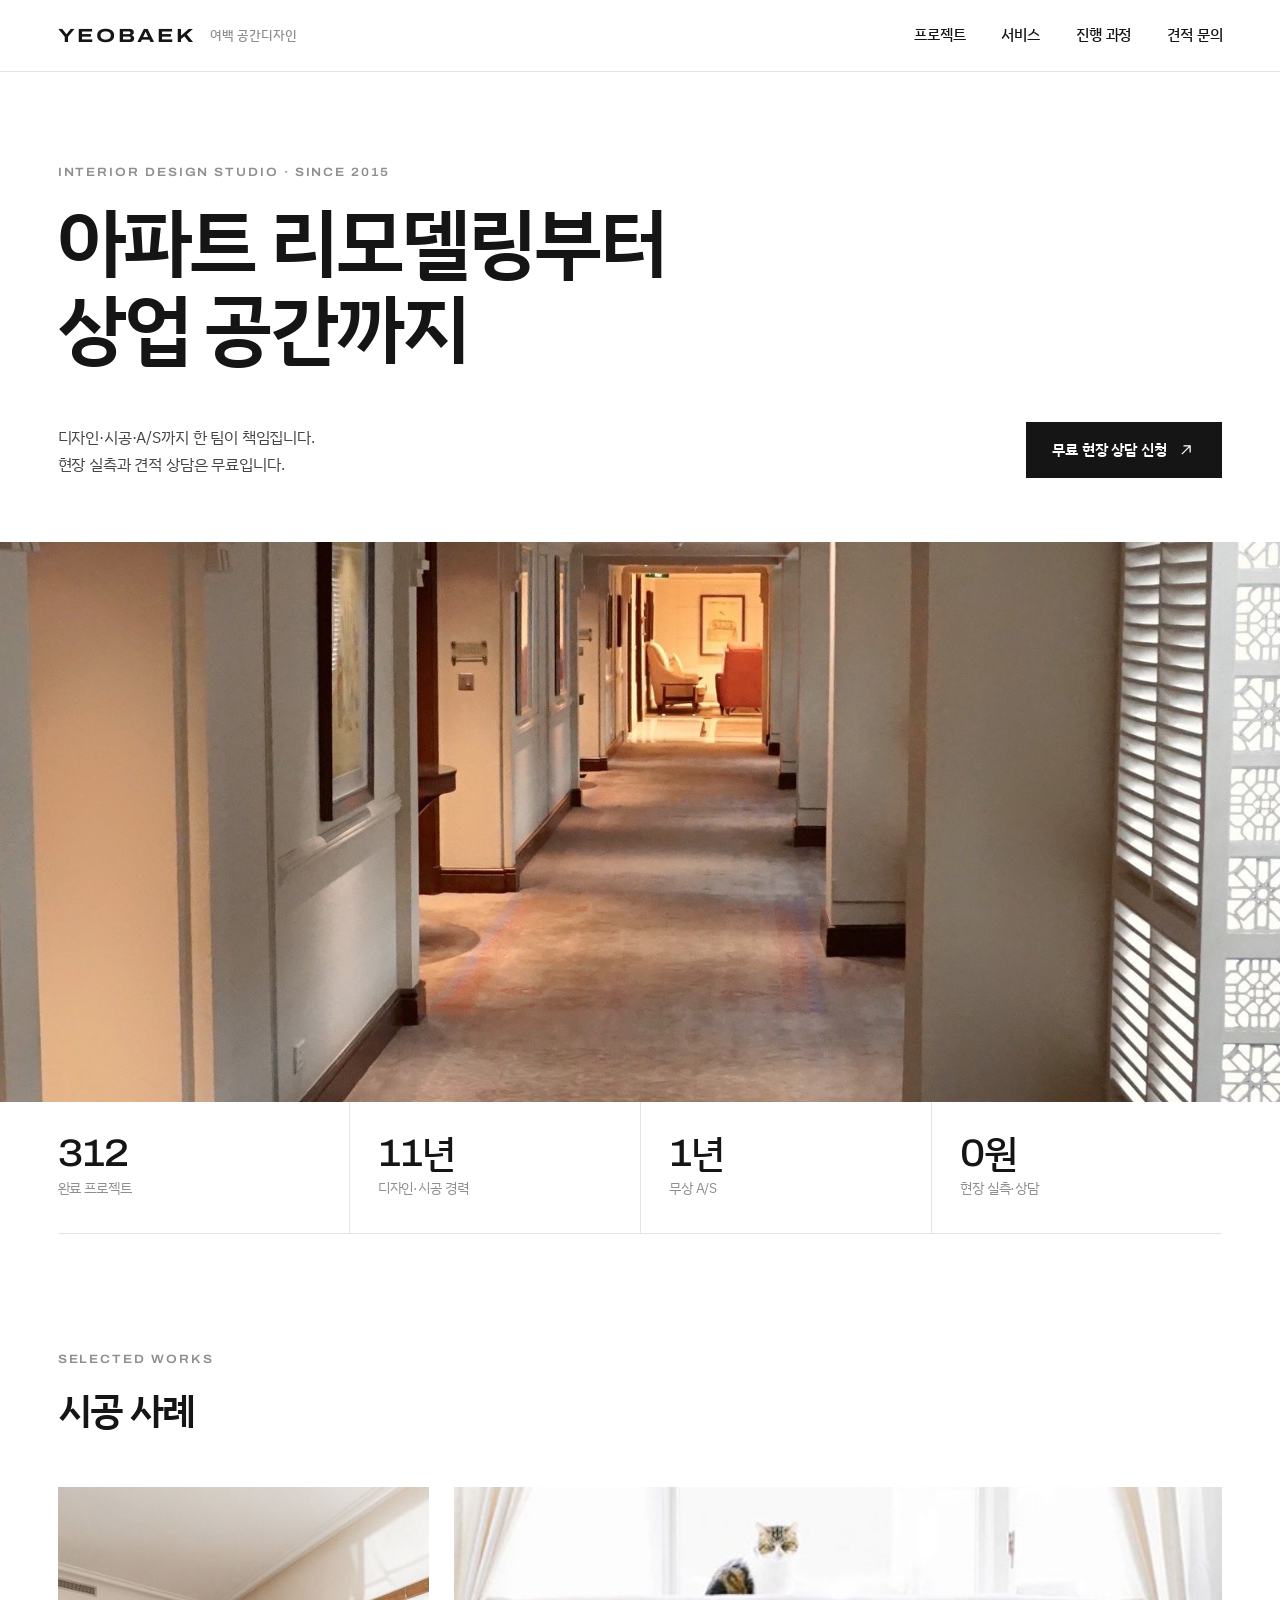
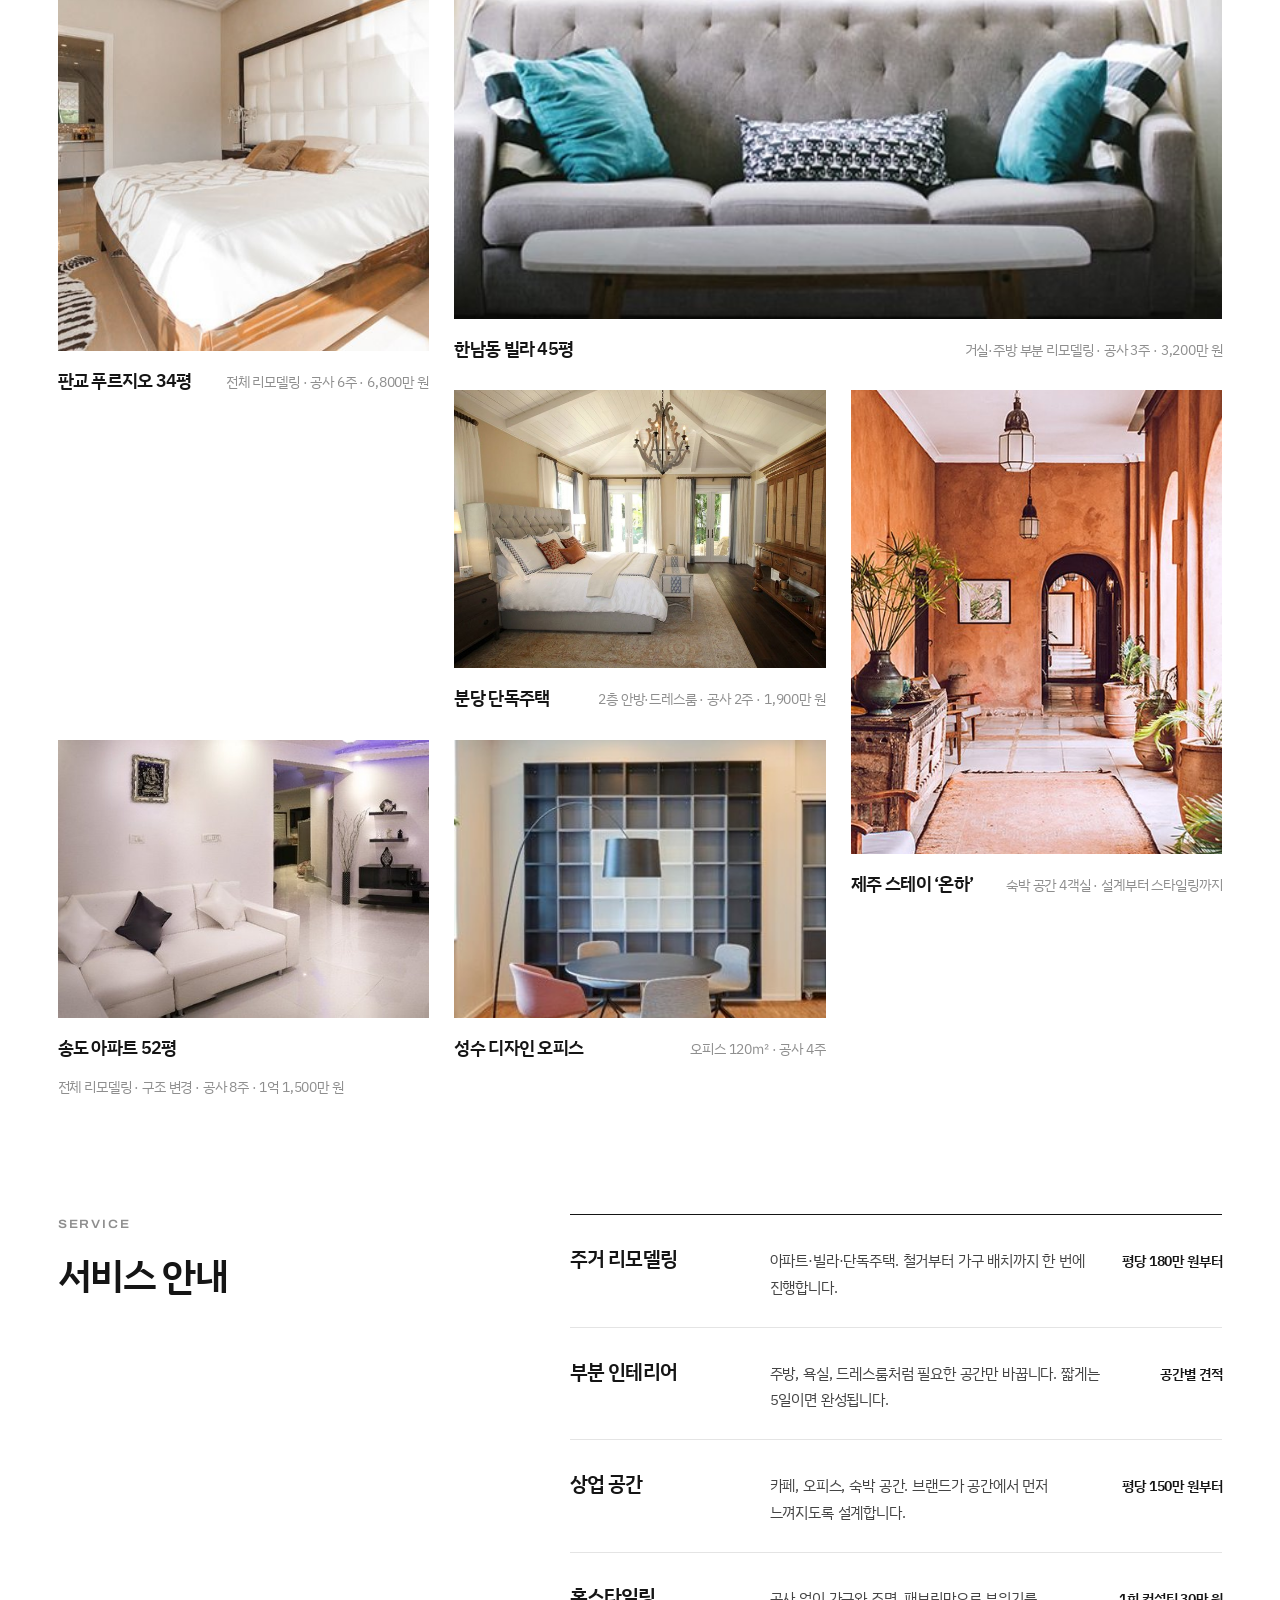
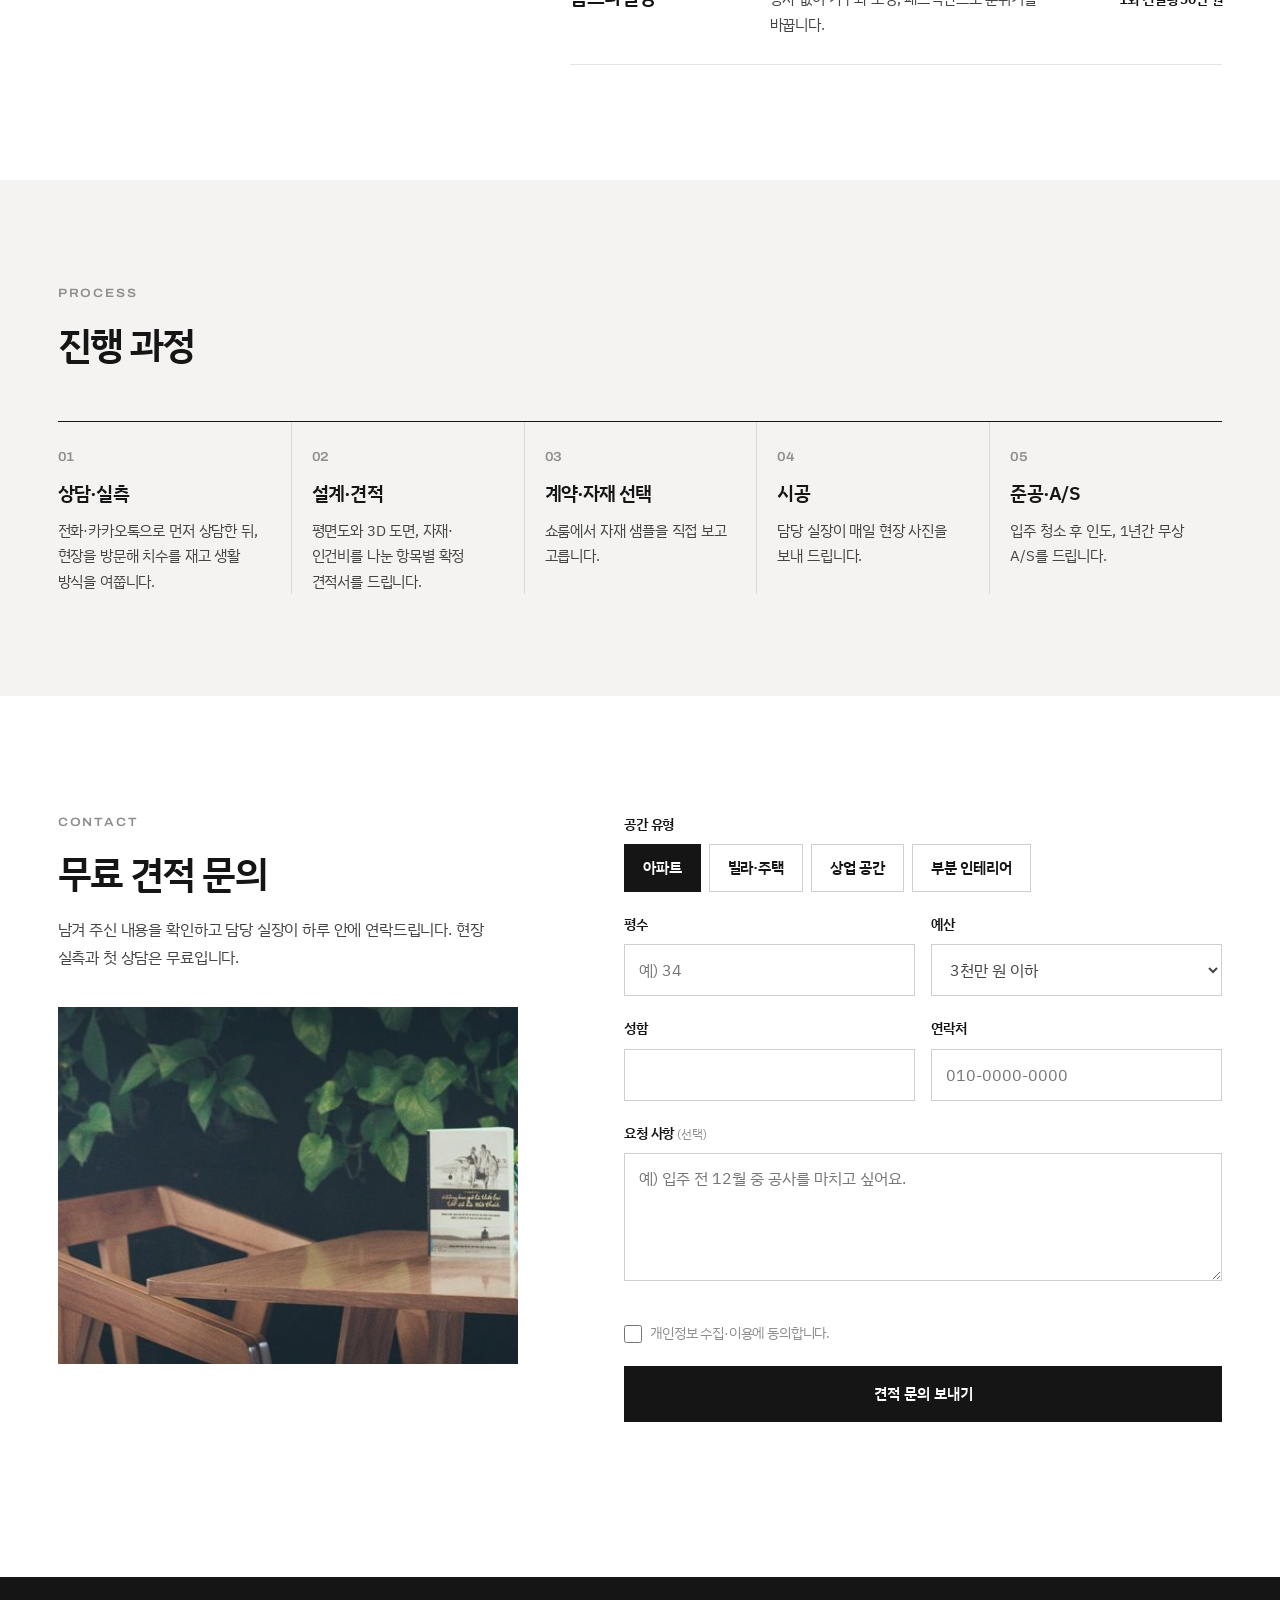
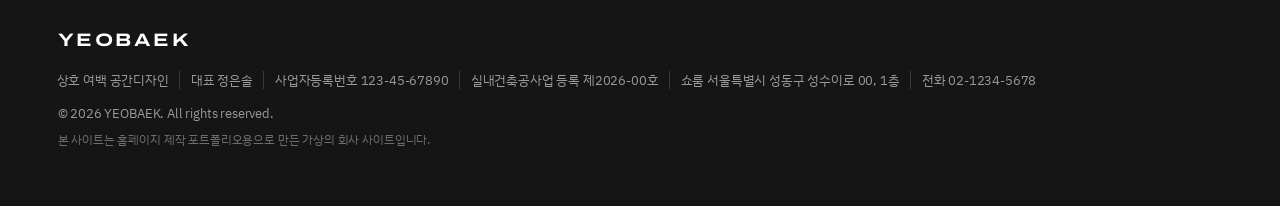
<file: sites/interior/index.html>
<!DOCTYPE html>
<html lang="ko">
<head>
<meta charset="utf-8">
<meta name="viewport" content="width=device-width, initial-scale=1">
<title>여백 공간디자인 | 주거·상업 인테리어</title>
<meta name="description" content="채우기보다 비워서 완성하는 인테리어. 아파트 리모델링, 카페·오피스 인테리어 전문 여백 공간디자인. 무료 현장 상담.">
<meta property="og:title" content="여백 공간디자인 | 주거·상업 인테리어">
<meta property="og:description" content="비워 둔 자리까지 설계합니다.">
<meta property="og:type" content="website">
<link rel="stylesheet" href="../../assets/fonts/archivo/archivo.css">
<link rel="stylesheet" href="../../assets/fonts/plex-kr/plex-kr.css">
<link rel="stylesheet" href="style.css">
</head>
<body>

<svg width="0" height="0" style="position:absolute" aria-hidden="true">
  <symbol id="i-menu" viewBox="0 0 24 24"><path d="M4 8h16M4 16h16" stroke="currentColor" stroke-width="1.5" stroke-linecap="square"/></symbol>
  <symbol id="i-close" viewBox="0 0 24 24"><path d="M6 6l12 12M18 6L6 18" stroke="currentColor" stroke-width="1.5"/></symbol>
  <symbol id="i-arrow" viewBox="0 0 24 24"><path d="M7 17L17 7M9 7h8v8" fill="none" stroke="currentColor" stroke-width="1.5"/></symbol>
</svg>

<a class="skip" href="#main">본문 바로가기</a>

<header class="header">
  <div class="container header-inner">
    <a class="logo" href="#top">YEOBAEK<span>여백 공간디자인</span></a>
    <nav class="gnb" aria-label="주 메뉴">
      <a href="#works">프로젝트</a>
      <a href="#service">서비스</a>
      <a href="#process">진행 과정</a>
      <a href="#contact">견적 문의</a>
    </nav>
    <button class="menu-btn" type="button" aria-label="메뉴 열기" aria-expanded="false" aria-controls="mnav"><svg><use href="#i-menu"/></svg></button>
  </div>
  <nav class="mnav" id="mnav" aria-label="모바일 메뉴" hidden>
    <a href="#works">프로젝트</a><a href="#service">서비스</a><a href="#process">진행 과정</a><a href="#contact">견적 문의</a>
  </nav>
</header>

<main id="main">

  <section class="hero" id="top">
    <div class="container">
      <p class="label">INTERIOR DESIGN STUDIO · SINCE 2015</p>
      <h1>아파트 리모델링부터<br>상업 공간까지</h1>
      <div class="hero-foot">
        <p>디자인·시공·A/S까지 한 팀이 책임집니다.<br>현장 실측과 견적 상담은 무료입니다.</p>
        <a class="btn" href="#contact">무료 현장 상담 신청 <svg><use href="#i-arrow"/></svg></a>
      </div>
    </div>
    <figure class="hero-media"><img src="images/hero.jpg" alt="빛이 길게 들어오는 복도" width="1600" height="900" fetchpriority="high"></figure>
  </section>

  <section class="numbers" aria-label="회사 소개 숫자">
    <div class="container">
      <ul>
        <li><strong>312</strong><span>완료 프로젝트</span></li>
        <li><strong>11년</strong><span>디자인·시공 경력</span></li>
        <li><strong>1년</strong><span>무상 A/S</span></li>
        <li><strong>0원</strong><span>현장 실측·상담</span></li>
      </ul>
    </div>
  </section>

  <section class="section" id="works" aria-labelledby="works-title">
    <div class="container">
      <div class="section-head">
        <p class="label">SELECTED WORKS</p>
        <h2 id="works-title">시공 사례</h2>
      </div>
      <div class="works">
        <a class="work w-tall" href="#"><figure><img src="images/pj-1.jpg" alt="화이트 톤으로 정리한 침실" loading="lazy" width="900" height="1100"></figure><div class="work-meta"><h3>판교 푸르지오 34평</h3><p>전체 리모델링 · 공사 6주 · 6,800만 원</p></div></a>
        <a class="work w-wide" href="#"><figure><img src="images/pj-2.jpg" alt="그레이 소파가 놓인 거실" loading="lazy" width="1000" height="700"></figure><div class="work-meta"><h3>한남동 빌라 45평</h3><p>거실·주방 부분 리모델링 · 공사 3주 · 3,200만 원</p></div></a>
        <a class="work" href="#"><figure><img src="images/pj-3.jpg" alt="샹들리에가 있는 안방" loading="lazy" width="900" height="700"></figure><div class="work-meta"><h3>분당 단독주택</h3><p>2층 안방·드레스룸 · 공사 2주 · 1,900만 원</p></div></a>
        <a class="work w-tall" href="#"><figure><img src="images/pj-4.jpg" alt="테라코타 벽의 긴 복도" loading="lazy" width="800" height="1000"></figure><div class="work-meta"><h3>제주 스테이 ‘온하’</h3><p>숙박 공간 4객실 · 설계부터 스타일링까지</p></div></a>
        <a class="work" href="#"><figure><img src="images/pj-5.jpg" alt="화이트 톤의 넓은 거실" loading="lazy" width="1000" height="560"></figure><div class="work-meta"><h3>송도 아파트 52평</h3><p>전체 리모델링 · 구조 변경 · 공사 8주 · 1억 1,500만 원</p></div></a>
        <a class="work" href="#"><figure><img src="images/pj-6.jpg" alt="책장과 원형 테이블이 있는 미팅룸" loading="lazy" width="800" height="840"></figure><div class="work-meta"><h3>성수 디자인 오피스</h3><p>오피스 120㎡ · 공사 4주</p></div></a>
      </div>
    </div>
  </section>

  <section class="section" id="service" aria-labelledby="service-title">
    <div class="container service-grid">
      <div>
        <p class="label">SERVICE</p>
        <h2 id="service-title">서비스 안내</h2>
      </div>
      <ul class="services">
        <li><h3>주거 리모델링</h3><p>아파트·빌라·단독주택. 철거부터 가구 배치까지 한 번에 진행합니다.</p><span>평당 180만 원부터</span></li>
        <li><h3>부분 인테리어</h3><p>주방, 욕실, 드레스룸처럼 필요한 공간만 바꿉니다. 짧게는 5일이면 완성됩니다.</p><span>공간별 견적</span></li>
        <li><h3>상업 공간</h3><p>카페, 오피스, 숙박 공간. 브랜드가 공간에서 먼저 느껴지도록 설계합니다.</p><span>평당 150만 원부터</span></li>
        <li><h3>홈스타일링</h3><p>공사 없이 가구와 조명, 패브릭만으로 분위기를 바꿉니다.</p><span>1회 컨설팅 30만 원</span></li>
      </ul>
    </div>
  </section>

  <section class="section process-sec" id="process" aria-labelledby="process-title">
    <div class="container">
      <div class="section-head">
        <p class="label">PROCESS</p>
        <h2 id="process-title">진행 과정</h2>
      </div>
      <ol class="process">
        <li><span>01</span><h3>상담·실측</h3><p>전화·카카오톡으로 먼저 상담한 뒤, 현장을 방문해 치수를 재고 생활 방식을 여쭙니다.</p></li>
        <li><span>02</span><h3>설계·견적</h3><p>평면도와 3D 도면, 자재·인건비를 나눈 항목별 확정 견적서를 드립니다.</p></li>
        <li><span>03</span><h3>계약·자재 선택</h3><p>쇼룸에서 자재 샘플을 직접 보고 고릅니다.</p></li>
        <li><span>04</span><h3>시공</h3><p>담당 실장이 매일 현장 사진을 보내 드립니다.</p></li>
        <li><span>05</span><h3>준공·A/S</h3><p>입주 청소 후 인도, 1년간 무상 A/S를 드립니다.</p></li>
      </ol>
    </div>
  </section>

  <section class="section" id="contact" aria-labelledby="contact-title">
    <div class="container contact-grid">
      <div class="contact-intro">
        <p class="label">CONTACT</p>
        <h2 id="contact-title">무료 견적 문의</h2>
        <p>남겨 주신 내용을 확인하고 담당 실장이 하루 안에 연락드립니다. 현장 실측과 첫 상담은 무료입니다.</p>
        <figure><img src="images/studio.jpg" alt="원목 테이블이 놓인 여백 쇼룸" loading="lazy" width="900" height="700"></figure>
      </div>
      <form class="contact-form" novalidate>
        <fieldset class="field">
          <legend>공간 유형</legend>
          <div class="chips">
            <label><input type="radio" name="c-type" value="아파트" checked><span>아파트</span></label>
            <label><input type="radio" name="c-type" value="빌라·주택"><span>빌라·주택</span></label>
            <label><input type="radio" name="c-type" value="상업 공간"><span>상업 공간</span></label>
            <label><input type="radio" name="c-type" value="부분 인테리어"><span>부분 인테리어</span></label>
          </div>
        </fieldset>
        <div class="row">
          <div class="field"><label for="c-size">평수</label><input id="c-size" type="number" inputmode="numeric" min="1" placeholder="예) 34"></div>
          <div class="field"><label for="c-budget">예산</label>
            <select id="c-budget"><option>3천만 원 이하</option><option>3천–5천만 원</option><option>5천만–1억 원</option><option>1억 원 이상</option></select>
          </div>
        </div>
        <div class="row">
          <div class="field"><label for="c-name">성함</label><input id="c-name" type="text" autocomplete="name"></div>
          <div class="field"><label for="c-tel">연락처</label><input id="c-tel" type="tel" inputmode="numeric" placeholder="010-0000-0000"></div>
        </div>
        <div class="field"><label for="c-memo">요청 사항 <small>(선택)</small></label><textarea id="c-memo" rows="4" placeholder="예) 입주 전 12월 중 공사를 마치고 싶어요."></textarea></div>
        <p class="estimate" aria-live="polite"></p>
        <label class="agree"><input id="c-agree" type="checkbox"> 개인정보 수집·이용에 동의합니다.</label>
        <button class="btn btn-block" type="submit">견적 문의 보내기</button>
        <p class="form-msg" role="status" aria-live="polite"></p>
      </form>
    </div>
  </section>

</main>

<footer class="footer">
  <div class="container footer-inner">
    <p class="footer-logo">YEOBAEK</p>
    <p class="biz"><span>상호 여백 공간디자인</span><span>대표 정은솔</span><span>사업자등록번호 123-45-67890</span><span>실내건축공사업 등록 제2026-00호</span><span>쇼룸 서울특별시 성동구 성수이로 00, 1층</span><span>전화 02-1234-5678</span></p>
    <p class="copy">© 2026 YEOBAEK. All rights reserved.</p>
    <p class="demo-note">본 사이트는 홈페이지 제작 포트폴리오용으로 만든 가상의 회사 사이트입니다.</p>
  </div>
</footer>

<script src="main.js"></script>
</body>
</html>
</file>
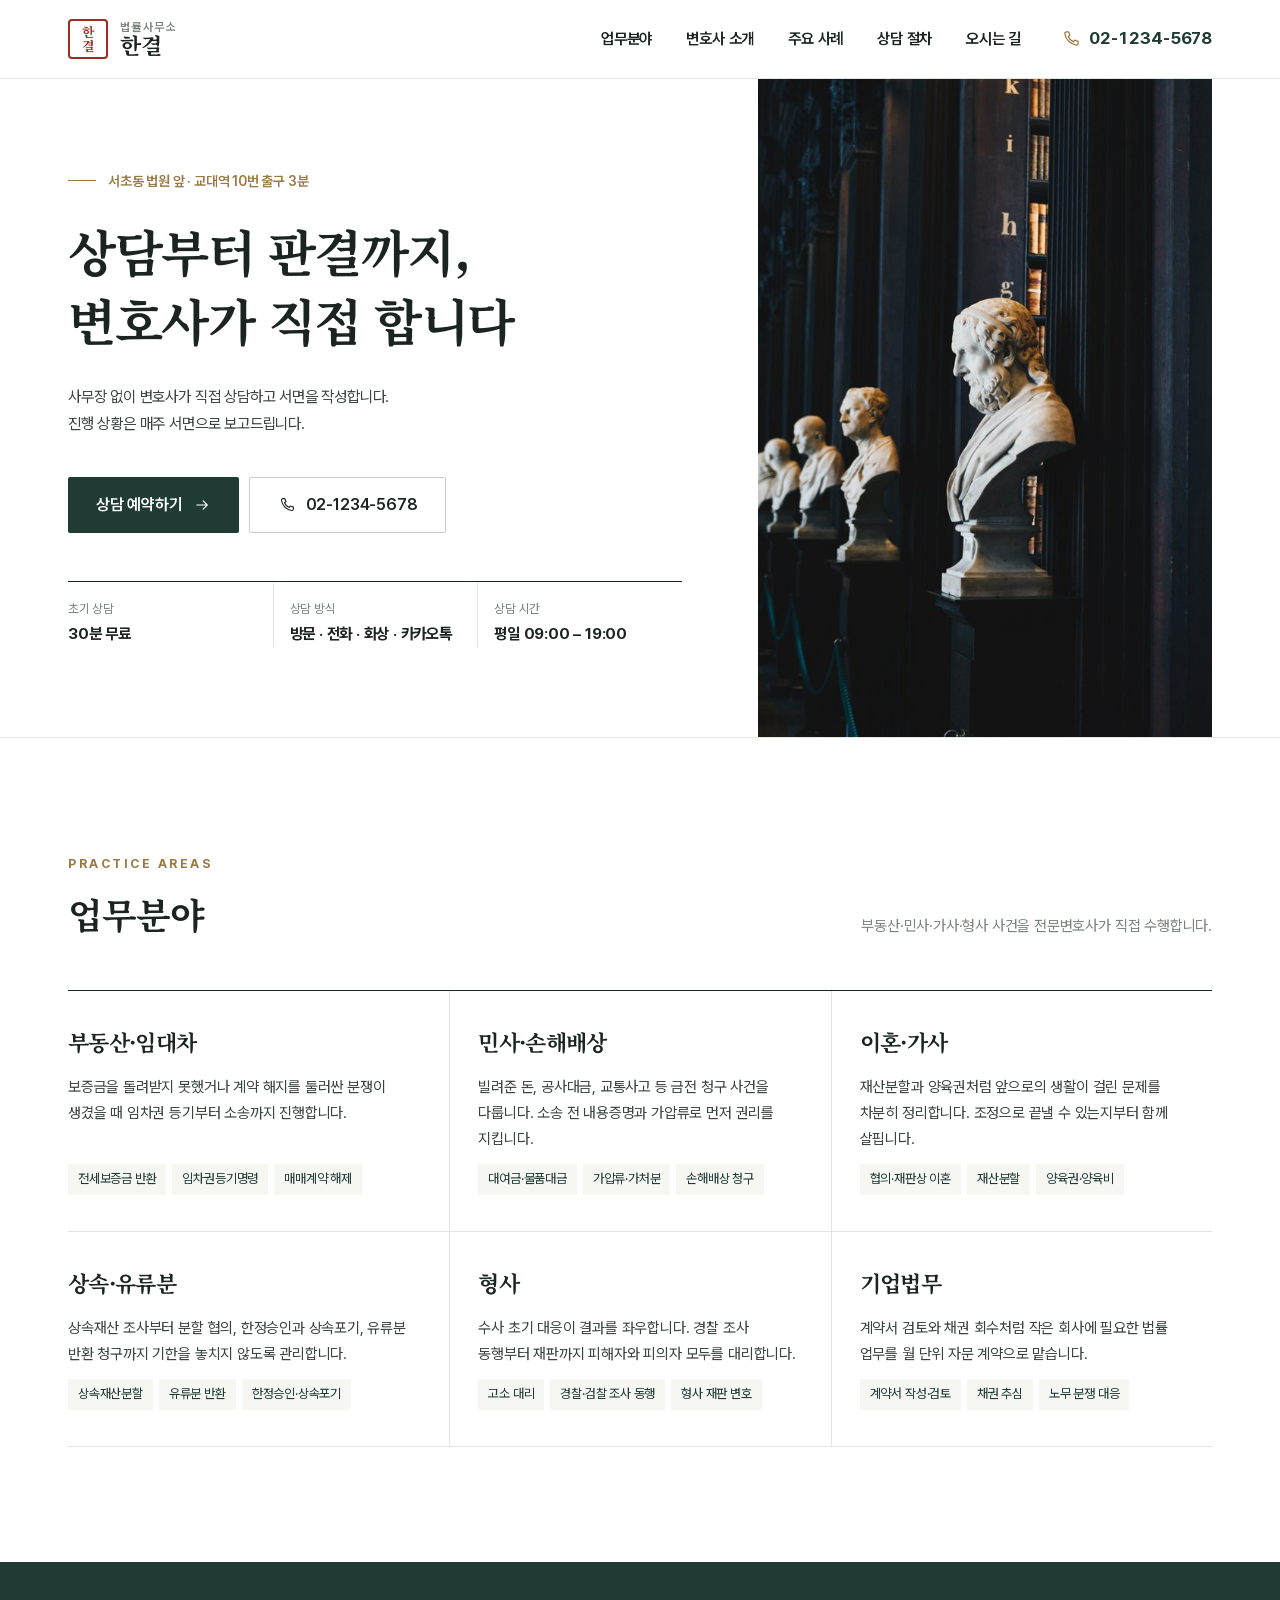
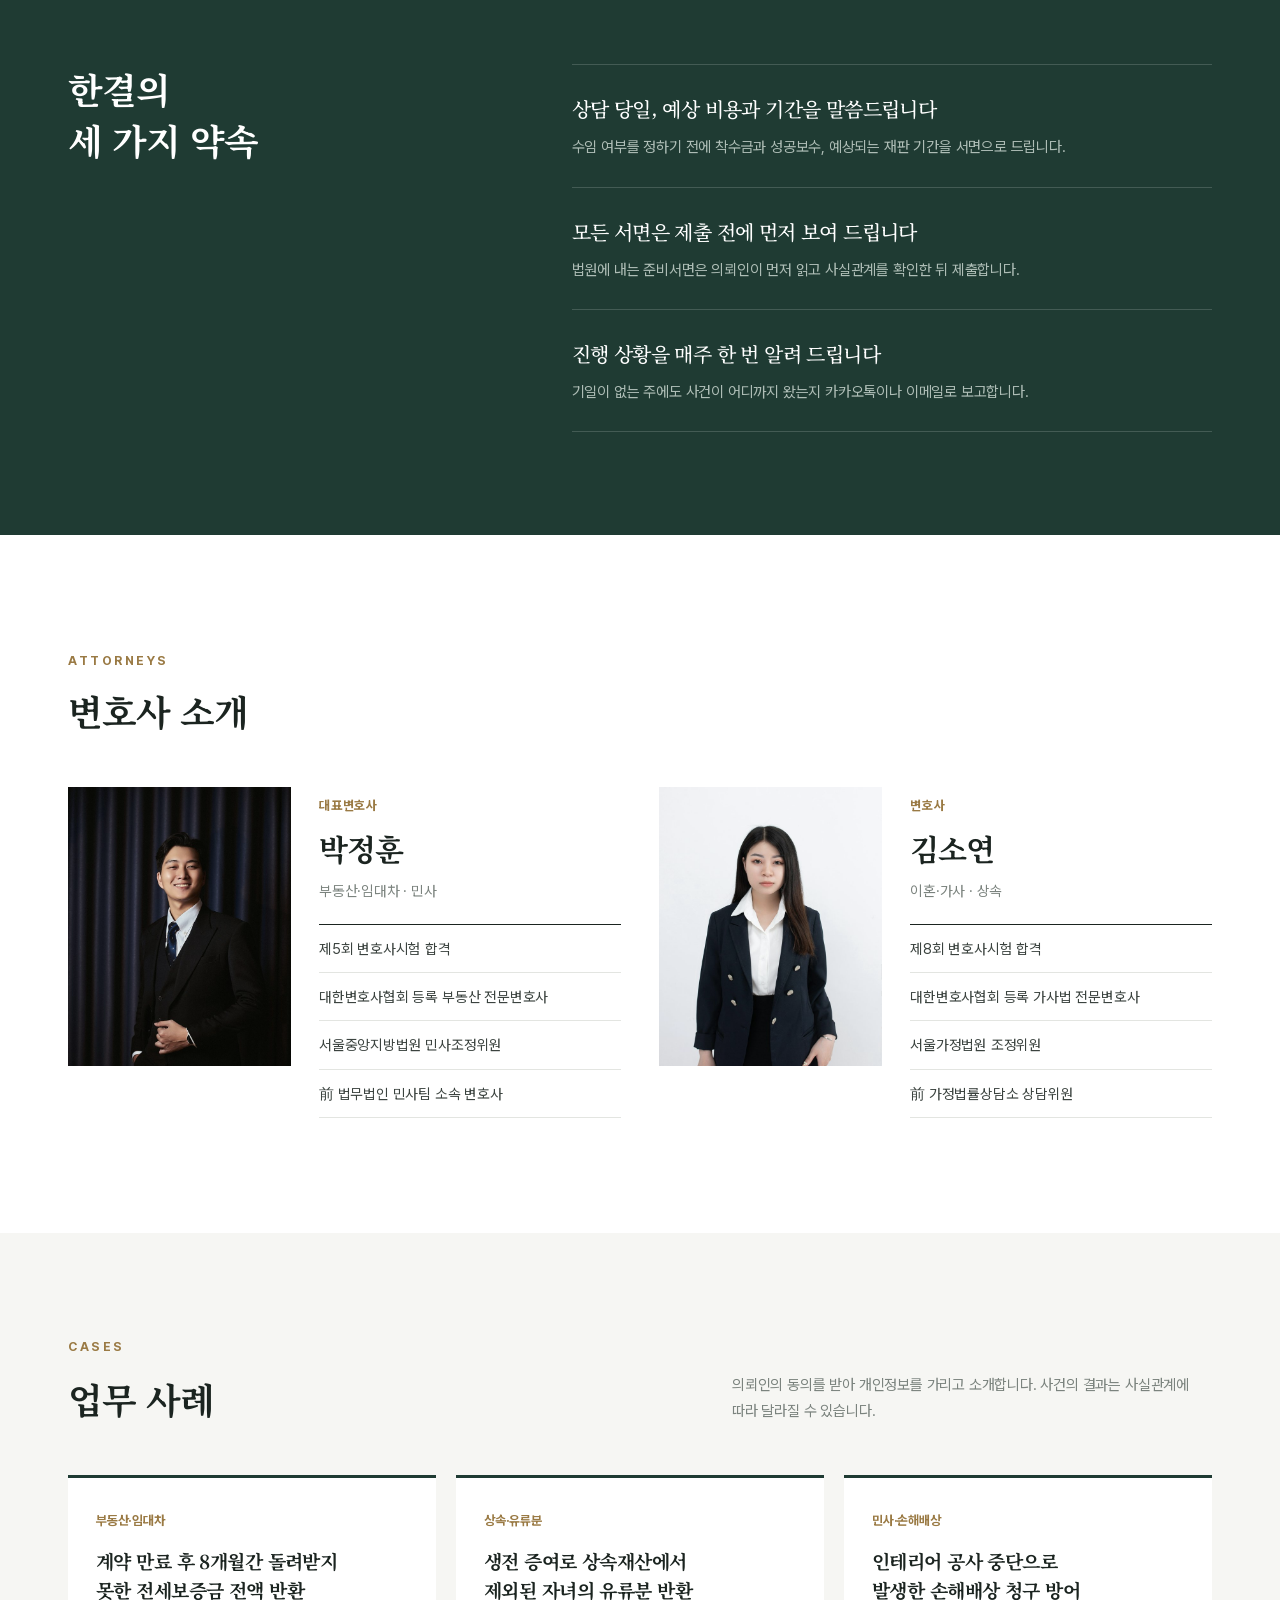
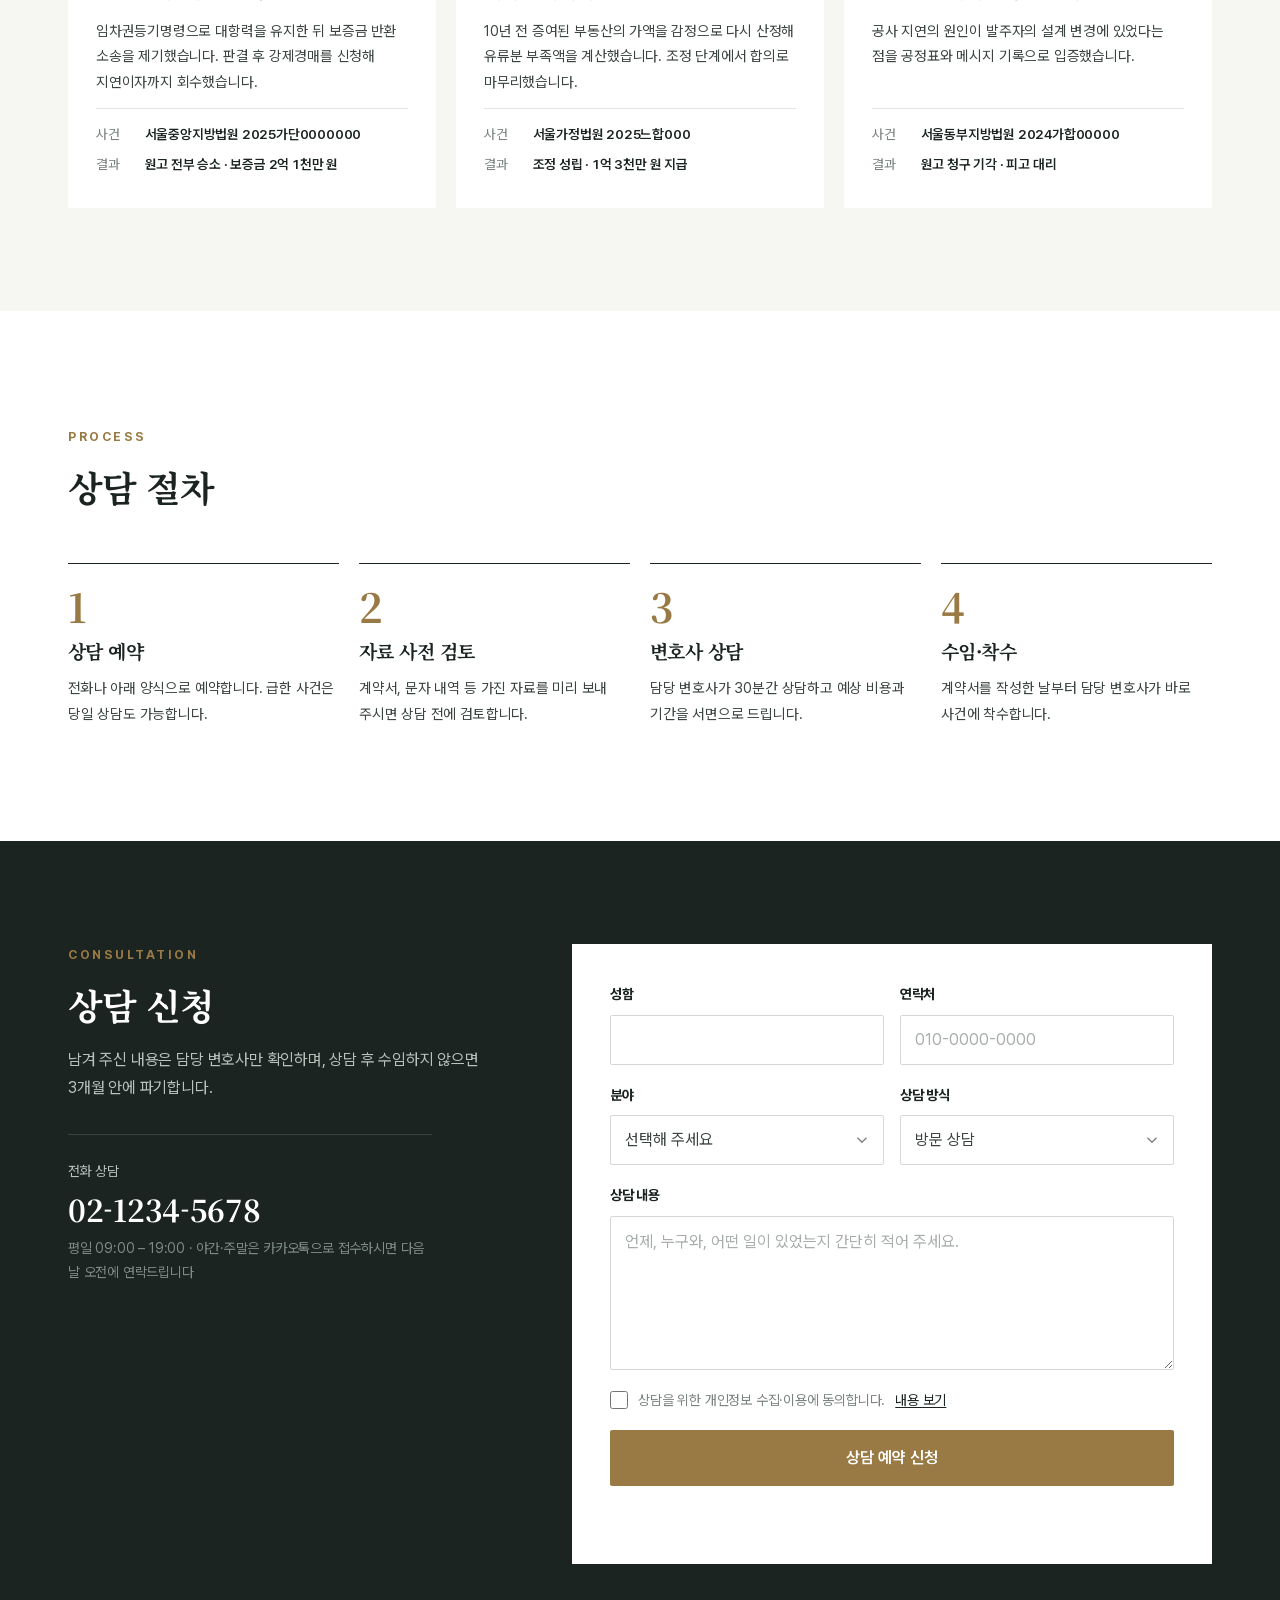
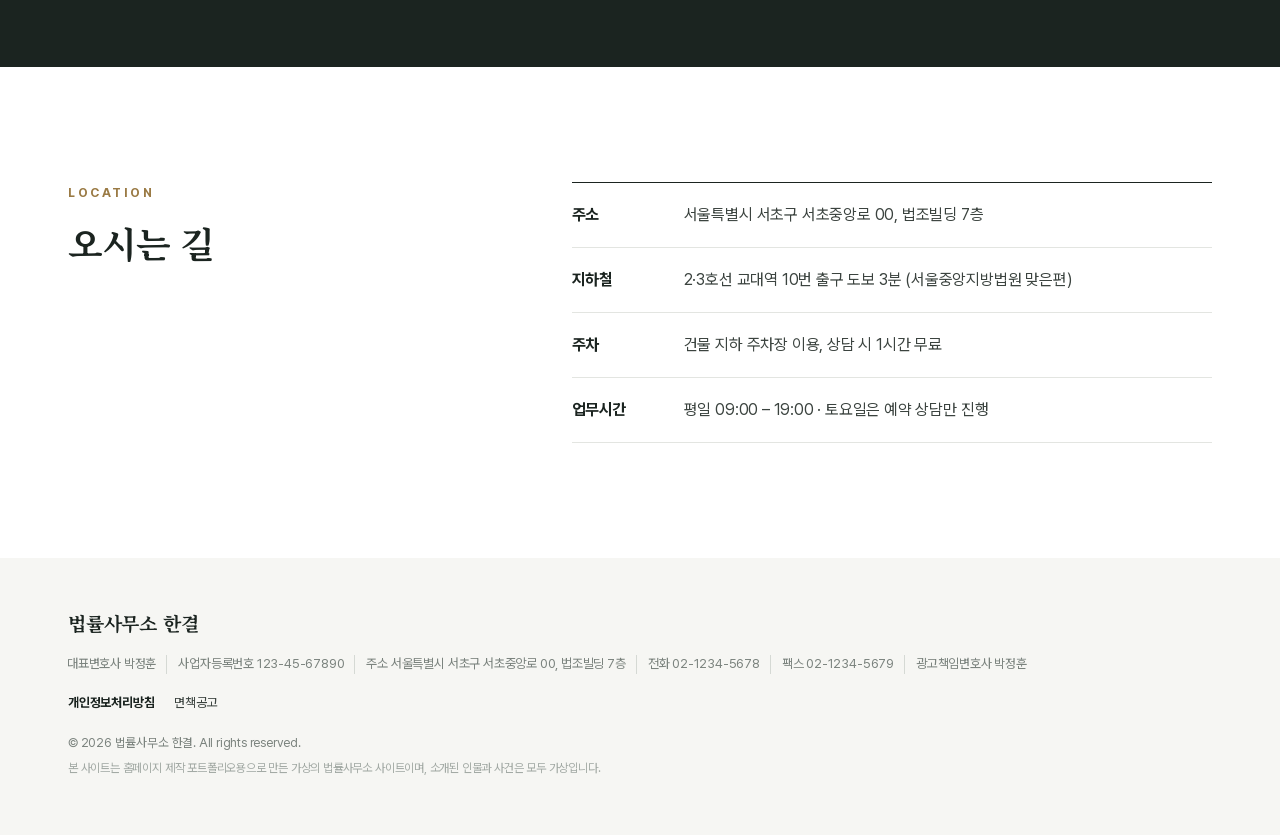
<file: sites/law/index.html>
<!DOCTYPE html>
<html lang="ko">
<head>
<meta charset="utf-8">
<meta name="viewport" content="width=device-width, initial-scale=1">
<title>법률사무소 한결 | 서초동 민사·부동산·가사 전문</title>
<meta name="description" content="상담한 변호사가 사건의 처음부터 끝까지 직접 맡습니다. 서초동 법률사무소 한결 — 민사·부동산·이혼·형사·상속·기업법무. 초기 상담 30분 무료.">
<meta property="og:title" content="법률사무소 한결">
<meta property="og:description" content="사건의 처음부터 끝까지, 같은 변호사가 맡습니다.">
<meta property="og:type" content="website">
<link rel="stylesheet" href="../../assets/fonts/noto-serif-kr/noto-serif-kr.css">
<link rel="stylesheet" href="../../assets/fonts/pretendard/pretendardvariable-dynamic-subset.css">
<link rel="stylesheet" href="style.css">
</head>
<body>

<svg width="0" height="0" style="position:absolute" aria-hidden="true">
  <symbol id="i-menu" viewBox="0 0 24 24"><path d="M4 7h16M4 12h16M4 17h16" stroke="currentColor" stroke-width="1.5" stroke-linecap="round"/></symbol>
  <symbol id="i-close" viewBox="0 0 24 24"><path d="M6 6l12 12M18 6L6 18" stroke="currentColor" stroke-width="1.5" stroke-linecap="round"/></symbol>
  <symbol id="i-arrow" viewBox="0 0 24 24"><path d="M5 12h14M13.5 6.5L19 12l-5.5 5.5" fill="none" stroke="currentColor" stroke-width="1.5" stroke-linecap="round" stroke-linejoin="round"/></symbol>
  <symbol id="i-phone" viewBox="0 0 24 24"><path d="M6.6 3.5h2.6l1.4 4.1-2 1.4a11.5 11.5 0 006.4 6.4l1.4-2 4.1 1.4v2.6a2 2 0 01-2.2 2A16.5 16.5 0 014.6 5.7a2 2 0 012-2.2z" fill="none" stroke="currentColor" stroke-width="1.5" stroke-linejoin="round"/></symbol>
</svg>

<a class="skip" href="#main">본문 바로가기</a>

<header class="header">
  <div class="container header-inner">
    <a class="logo" href="#top" aria-label="법률사무소 한결 홈">
      <span class="logo-seal" aria-hidden="true">한결</span>
      <span class="logo-text"><small>법률사무소</small>한결</span>
    </a>
    <nav class="gnb" aria-label="주 메뉴">
      <a href="#practice">업무분야</a>
      <a href="#lawyers">변호사 소개</a>
      <a href="#cases">주요 사례</a>
      <a href="#process">상담 절차</a>
      <a href="#location">오시는 길</a>
    </nav>
    <a class="header-tel" href="tel:0212345678"><svg><use href="#i-phone"/></svg>02-1234-5678</a>
    <button class="menu-btn" type="button" aria-label="메뉴 열기" aria-expanded="false" aria-controls="mnav"><svg><use href="#i-menu"/></svg></button>
  </div>
  <nav class="mnav" id="mnav" aria-label="모바일 메뉴" hidden>
    <a href="#practice">업무분야</a>
    <a href="#lawyers">변호사 소개</a>
    <a href="#cases">주요 사례</a>
    <a href="#process">상담 절차</a>
    <a href="#location">오시는 길</a>
    <a href="#consult" class="mnav-cta">상담 예약하기</a>
  </nav>
</header>

<main id="main">

  <section class="hero" id="top">
    <div class="container hero-grid">
      <div class="hero-copy">
        <p class="kicker">서초동 법원 앞 · 교대역 10번 출구 3분</p>
        <h1>상담부터 판결까지,<br>변호사가 직접 합니다</h1>
        <p class="lead">사무장 없이 변호사가 직접 상담하고 서면을 작성합니다.<br>진행 상황은 매주 서면으로 보고드립니다.</p>
        <div class="hero-actions">
          <a class="btn btn-dark" href="#consult">상담 예약하기 <svg><use href="#i-arrow"/></svg></a>
          <a class="btn btn-line" href="tel:0212345678"><svg><use href="#i-phone"/></svg>02-1234-5678</a>
        </div>
        <dl class="hero-facts">
          <div><dt>초기 상담</dt><dd>30분 무료</dd></div>
          <div><dt>상담 방식</dt><dd>방문 · 전화 · 화상 · 카카오톡</dd></div>
          <div><dt>상담 시간</dt><dd>평일 09:00 – 19:00</dd></div>
        </dl>
      </div>
      <figure class="hero-photo">
        <img src="images/hero.jpg" alt="법률 서적이 가득한 서가" width="1000" height="1250" fetchpriority="high">
      </figure>
    </div>
  </section>

  <section class="section" id="practice" aria-labelledby="practice-title">
    <div class="container">
      <div class="section-head">
        <p class="eyebrow">PRACTICE AREAS</p>
        <h2 id="practice-title">업무분야</h2>
        <p class="section-desc">부동산·민사·가사·형사 사건을 전문변호사가 직접 수행합니다.</p>
      </div>
      <div class="practice-grid">
        <article class="practice">
          <h3>부동산·임대차</h3>
          <p>보증금을 돌려받지 못했거나 계약 해지를 둘러싼 분쟁이 생겼을 때 임차권 등기부터 소송까지 진행합니다.</p>
          <ul><li>전세보증금 반환</li><li>임차권등기명령</li><li>매매계약 해제</li></ul>
        </article>
        <article class="practice">
          <h3>민사·손해배상</h3>
          <p>빌려준 돈, 공사대금, 교통사고 등 금전 청구 사건을 다룹니다. 소송 전 내용증명과 가압류로 먼저 권리를 지킵니다.</p>
          <ul><li>대여금·물품대금</li><li>가압류·가처분</li><li>손해배상 청구</li></ul>
        </article>
        <article class="practice">
          <h3>이혼·가사</h3>
          <p>재산분할과 양육권처럼 앞으로의 생활이 걸린 문제를 차분히 정리합니다. 조정으로 끝낼 수 있는지부터 함께 살핍니다.</p>
          <ul><li>협의·재판상 이혼</li><li>재산분할</li><li>양육권·양육비</li></ul>
        </article>
        <article class="practice">
          <h3>상속·유류분</h3>
          <p>상속재산 조사부터 분할 협의, 한정승인과 상속포기, 유류분 반환 청구까지 기한을 놓치지 않도록 관리합니다.</p>
          <ul><li>상속재산분할</li><li>유류분 반환</li><li>한정승인·상속포기</li></ul>
        </article>
        <article class="practice">
          <h3>형사</h3>
          <p>수사 초기 대응이 결과를 좌우합니다. 경찰 조사 동행부터 재판까지 피해자와 피의자 모두를 대리합니다.</p>
          <ul><li>고소 대리</li><li>경찰·검찰 조사 동행</li><li>형사 재판 변호</li></ul>
        </article>
        <article class="practice">
          <h3>기업법무</h3>
          <p>계약서 검토와 채권 회수처럼 작은 회사에 필요한 법률 업무를 월 단위 자문 계약으로 맡습니다.</p>
          <ul><li>계약서 작성·검토</li><li>채권 추심</li><li>노무 분쟁 대응</li></ul>
        </article>
      </div>
    </div>
  </section>

  <section class="section promise" aria-labelledby="promise-title">
    <div class="container promise-grid">
      <h2 id="promise-title">한결의<br>세 가지 약속</h2>
      <ul class="promise-list">
        <li>
          <h3>상담 당일, 예상 비용과 기간을 말씀드립니다</h3>
          <p>수임 여부를 정하기 전에 착수금과 성공보수, 예상되는 재판 기간을 서면으로 드립니다.</p>
        </li>
        <li>
          <h3>모든 서면은 제출 전에 먼저 보여 드립니다</h3>
          <p>법원에 내는 준비서면은 의뢰인이 먼저 읽고 사실관계를 확인한 뒤 제출합니다.</p>
        </li>
        <li>
          <h3>진행 상황을 매주 한 번 알려 드립니다</h3>
          <p>기일이 없는 주에도 사건이 어디까지 왔는지 카카오톡이나 이메일로 보고합니다.</p>
        </li>
      </ul>
    </div>
  </section>

  <section class="section" id="lawyers" aria-labelledby="lawyers-title">
    <div class="container">
      <div class="section-head">
        <p class="eyebrow">ATTORNEYS</p>
        <h2 id="lawyers-title">변호사 소개</h2>
      </div>
      <div class="lawyer-grid">
        <article class="lawyer">
          <figure><img src="images/lawyer-1.jpg" alt="박정훈 대표변호사" loading="lazy" width="700" height="875"></figure>
          <div class="lawyer-body">
            <p class="lawyer-role">대표변호사</p>
            <h3>박정훈</h3>
            <p class="lawyer-field">부동산·임대차 · 민사</p>
            <ul class="lawyer-career">
              <li>제5회 변호사시험 합격</li>
              <li>대한변호사협회 등록 부동산 전문변호사</li>
              <li>서울중앙지방법원 민사조정위원</li>
              <li>前 법무법인 민사팀 소속 변호사</li>
            </ul>
          </div>
        </article>
        <article class="lawyer">
          <figure><img src="images/lawyer-2.jpg" alt="김소연 변호사" loading="lazy" width="700" height="875"></figure>
          <div class="lawyer-body">
            <p class="lawyer-role">변호사</p>
            <h3>김소연</h3>
            <p class="lawyer-field">이혼·가사 · 상속</p>
            <ul class="lawyer-career">
              <li>제8회 변호사시험 합격</li>
              <li>대한변호사협회 등록 가사법 전문변호사</li>
              <li>서울가정법원 조정위원</li>
              <li>前 가정법률상담소 상담위원</li>
            </ul>
          </div>
        </article>
      </div>
    </div>
  </section>

  <section class="section cases" id="cases" aria-labelledby="cases-title">
    <div class="container">
      <div class="section-head">
        <p class="eyebrow">CASES</p>
        <h2 id="cases-title">업무 사례</h2>
        <p class="section-desc">의뢰인의 동의를 받아 개인정보를 가리고 소개합니다. 사건의 결과는 사실관계에 따라 달라질 수 있습니다.</p>
      </div>
      <div class="case-grid">
        <article class="case">
          <p class="case-type">부동산·임대차</p>
          <h3>계약 만료 후 8개월간 돌려받지 못한 전세보증금 전액 반환</h3>
          <p>임차권등기명령으로 대항력을 유지한 뒤 보증금 반환 소송을 제기했습니다. 판결 후 강제경매를 신청해 지연이자까지 회수했습니다.</p>
          <dl class="case-meta">
            <div><dt>사건</dt><dd>서울중앙지방법원 2025가단0000000</dd></div>
            <div><dt>결과</dt><dd>원고 전부 승소 · 보증금 2억 1천만 원</dd></div>
          </dl>
        </article>
        <article class="case">
          <p class="case-type">상속·유류분</p>
          <h3>생전 증여로 상속재산에서 제외된 자녀의 유류분 반환</h3>
          <p>10년 전 증여된 부동산의 가액을 감정으로 다시 산정해 유류분 부족액을 계산했습니다. 조정 단계에서 합의로 마무리했습니다.</p>
          <dl class="case-meta">
            <div><dt>사건</dt><dd>서울가정법원 2025느합000</dd></div>
            <div><dt>결과</dt><dd>조정 성립 · 1억 3천만 원 지급</dd></div>
          </dl>
        </article>
        <article class="case">
          <p class="case-type">민사·손해배상</p>
          <h3>인테리어 공사 중단으로 발생한 손해배상 청구 방어</h3>
          <p>공사 지연의 원인이 발주자의 설계 변경에 있었다는 점을 공정표와 메시지 기록으로 입증했습니다.</p>
          <dl class="case-meta">
            <div><dt>사건</dt><dd>서울동부지방법원 2024가합00000</dd></div>
            <div><dt>결과</dt><dd>원고 청구 기각 · 피고 대리</dd></div>
          </dl>
        </article>
      </div>
    </div>
  </section>

  <section class="section" id="process" aria-labelledby="process-title">
    <div class="container">
      <div class="section-head">
        <p class="eyebrow">PROCESS</p>
        <h2 id="process-title">상담 절차</h2>
      </div>
      <ol class="process">
        <li><span>1</span><h3>상담 예약</h3><p>전화나 아래 양식으로 예약합니다. 급한 사건은 당일 상담도 가능합니다.</p></li>
        <li><span>2</span><h3>자료 사전 검토</h3><p>계약서, 문자 내역 등 가진 자료를 미리 보내 주시면 상담 전에 검토합니다.</p></li>
        <li><span>3</span><h3>변호사 상담</h3><p>담당 변호사가 30분간 상담하고 예상 비용과 기간을 서면으로 드립니다.</p></li>
        <li><span>4</span><h3>수임·착수</h3><p>계약서를 작성한 날부터 담당 변호사가 바로 사건에 착수합니다.</p></li>
      </ol>
    </div>
  </section>

  <section class="consult" id="consult" aria-labelledby="consult-title">
    <div class="container consult-grid">
      <div class="consult-intro">
        <p class="eyebrow">CONSULTATION</p>
        <h2 id="consult-title">상담 신청</h2>
        <p>남겨 주신 내용은 담당 변호사만 확인하며, 상담 후 수임하지 않으면 3개월 안에 파기합니다.</p>
        <p class="consult-tel">전화 상담 <a href="tel:0212345678">02-1234-5678</a><span>평일 09:00 – 19:00 · 야간·주말은 카카오톡으로 접수하시면 다음 날 오전에 연락드립니다</span></p>
      </div>
      <form class="consult-form" novalidate>
        <div class="row">
          <div class="field"><label for="c-name">성함</label><input id="c-name" type="text" autocomplete="name" required></div>
          <div class="field"><label for="c-tel">연락처</label><input id="c-tel" type="tel" inputmode="numeric" autocomplete="tel" placeholder="010-0000-0000" required></div>
        </div>
        <div class="row">
          <div class="field">
            <label for="c-area">분야</label>
            <select id="c-area" required>
              <option value="">선택해 주세요</option>
              <option>부동산·임대차</option><option>민사·손해배상</option><option>이혼·가사</option><option>상속·유류분</option><option>형사</option><option>기업법무</option><option>기타</option>
            </select>
          </div>
          <div class="field">
            <label for="c-way">상담 방식</label>
            <select id="c-way">
              <option>방문 상담</option><option>전화 상담</option><option>화상 상담</option>
            </select>
          </div>
        </div>
        <div class="field">
          <label for="c-body">상담 내용</label>
          <textarea id="c-body" rows="5" placeholder="언제, 누구와, 어떤 일이 있었는지 간단히 적어 주세요." required></textarea>
        </div>
        <label class="agree"><input id="c-agree" type="checkbox" required> 상담을 위한 개인정보 수집·이용에 동의합니다. <a href="#">내용 보기</a></label>
        <button class="btn btn-brass btn-block" type="submit">상담 예약 신청</button>
        <p class="form-msg" role="status" aria-live="polite"></p>
      </form>
    </div>
  </section>

  <section class="section" id="location" aria-labelledby="loc-title">
    <div class="container loc-grid">
      <div>
        <p class="eyebrow">LOCATION</p>
        <h2 id="loc-title">오시는 길</h2>
      </div>
      <dl class="loc-list">
        <div><dt>주소</dt><dd>서울특별시 서초구 서초중앙로 00, 법조빌딩 7층</dd></div>
        <div><dt>지하철</dt><dd>2·3호선 교대역 10번 출구 도보 3분 (서울중앙지방법원 맞은편)</dd></div>
        <div><dt>주차</dt><dd>건물 지하 주차장 이용, 상담 시 1시간 무료</dd></div>
        <div><dt>업무시간</dt><dd>평일 09:00 – 19:00 · 토요일은 예약 상담만 진행</dd></div>
      </dl>
    </div>
  </section>

</main>

<footer class="footer">
  <div class="container">
    <p class="footer-name">법률사무소 한결</p>
    <p class="biz"><span>대표변호사 박정훈</span><span>사업자등록번호 123-45-67890</span><span>주소 서울특별시 서초구 서초중앙로 00, 법조빌딩 7층</span><span>전화 02-1234-5678</span><span>팩스 02-1234-5679</span><span>광고책임변호사 박정훈</span></p>
    <ul class="footer-links"><li><a href="#">개인정보처리방침</a></li><li><a href="#">면책공고</a></li></ul>
    <p class="copy">© 2026 법률사무소 한결. All rights reserved.</p>
    <p class="demo-note">본 사이트는 홈페이지 제작 포트폴리오용으로 만든 가상의 법률사무소 사이트이며, 소개된 인물과 사건은 모두 가상입니다.</p>
  </div>
</footer>

<a class="float-cta" href="#consult">상담 예약</a>

<script src="main.js"></script>
</body>
</html>
</file>
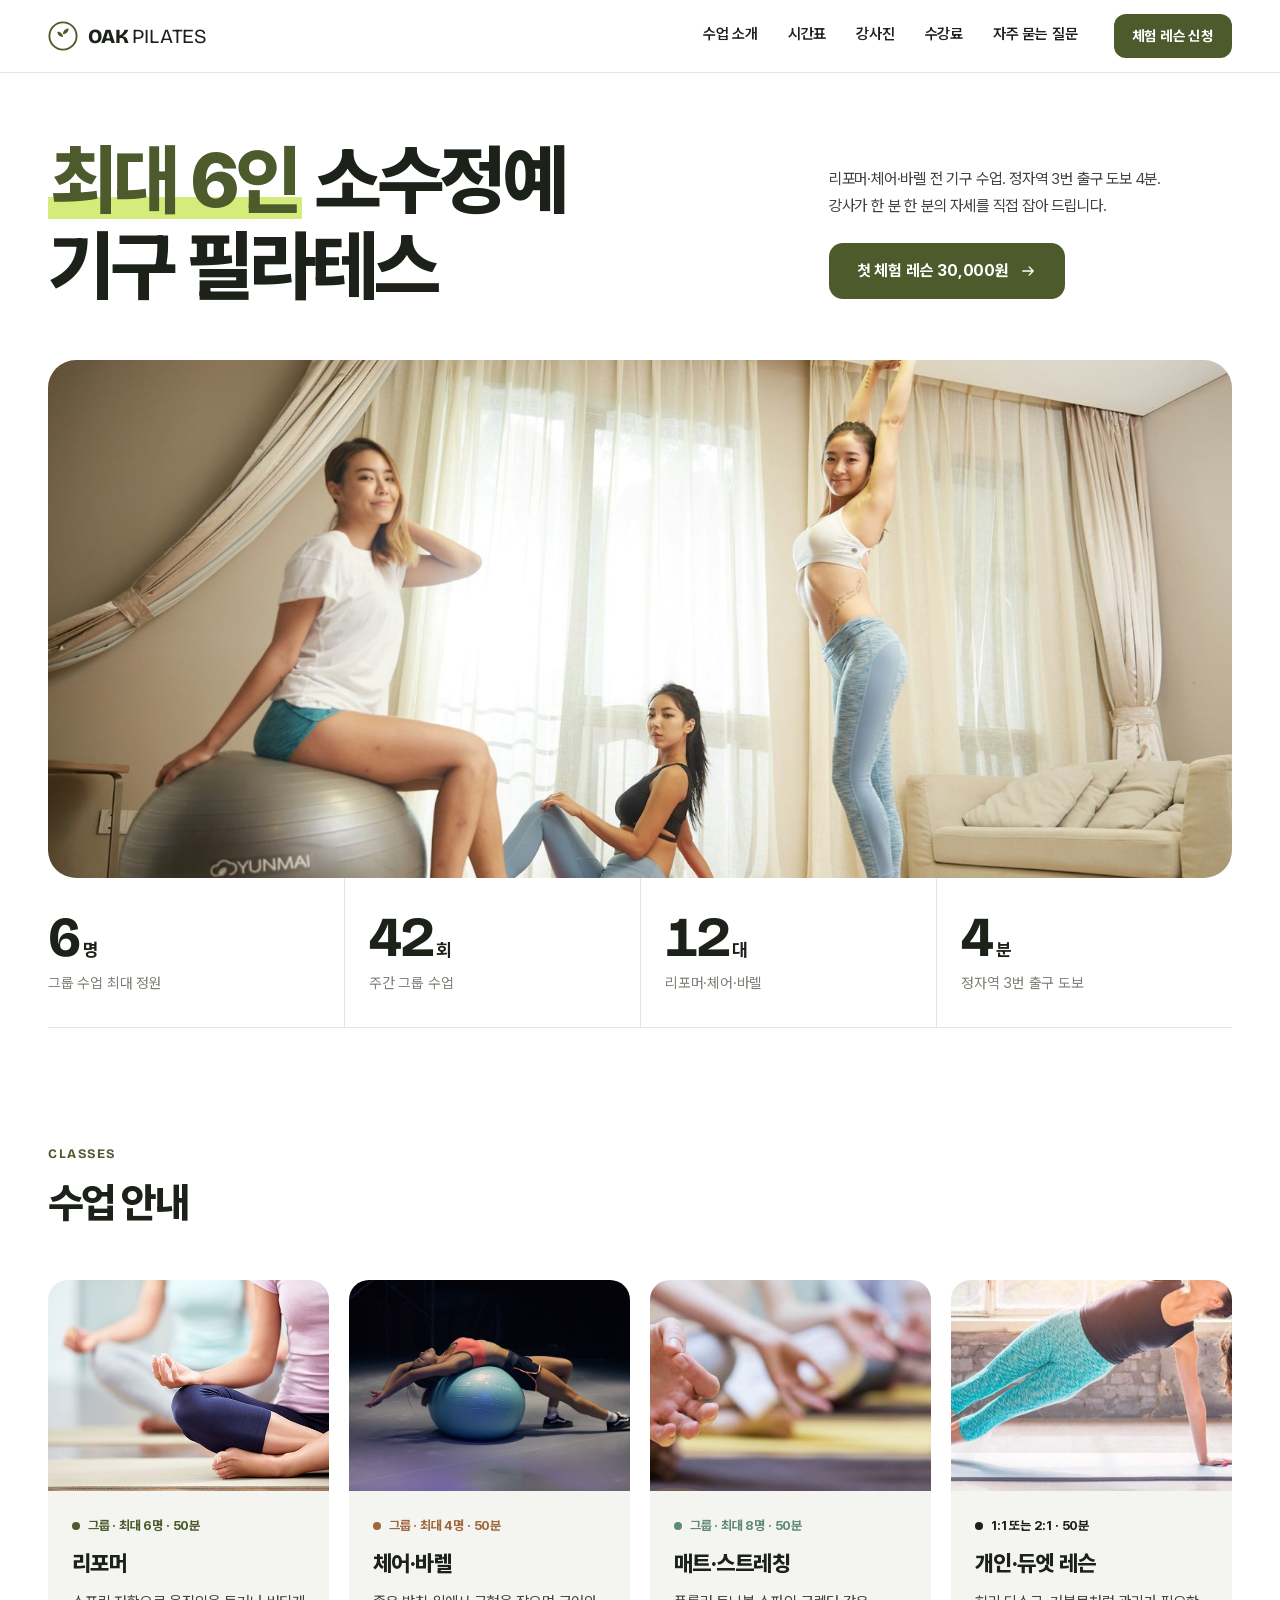
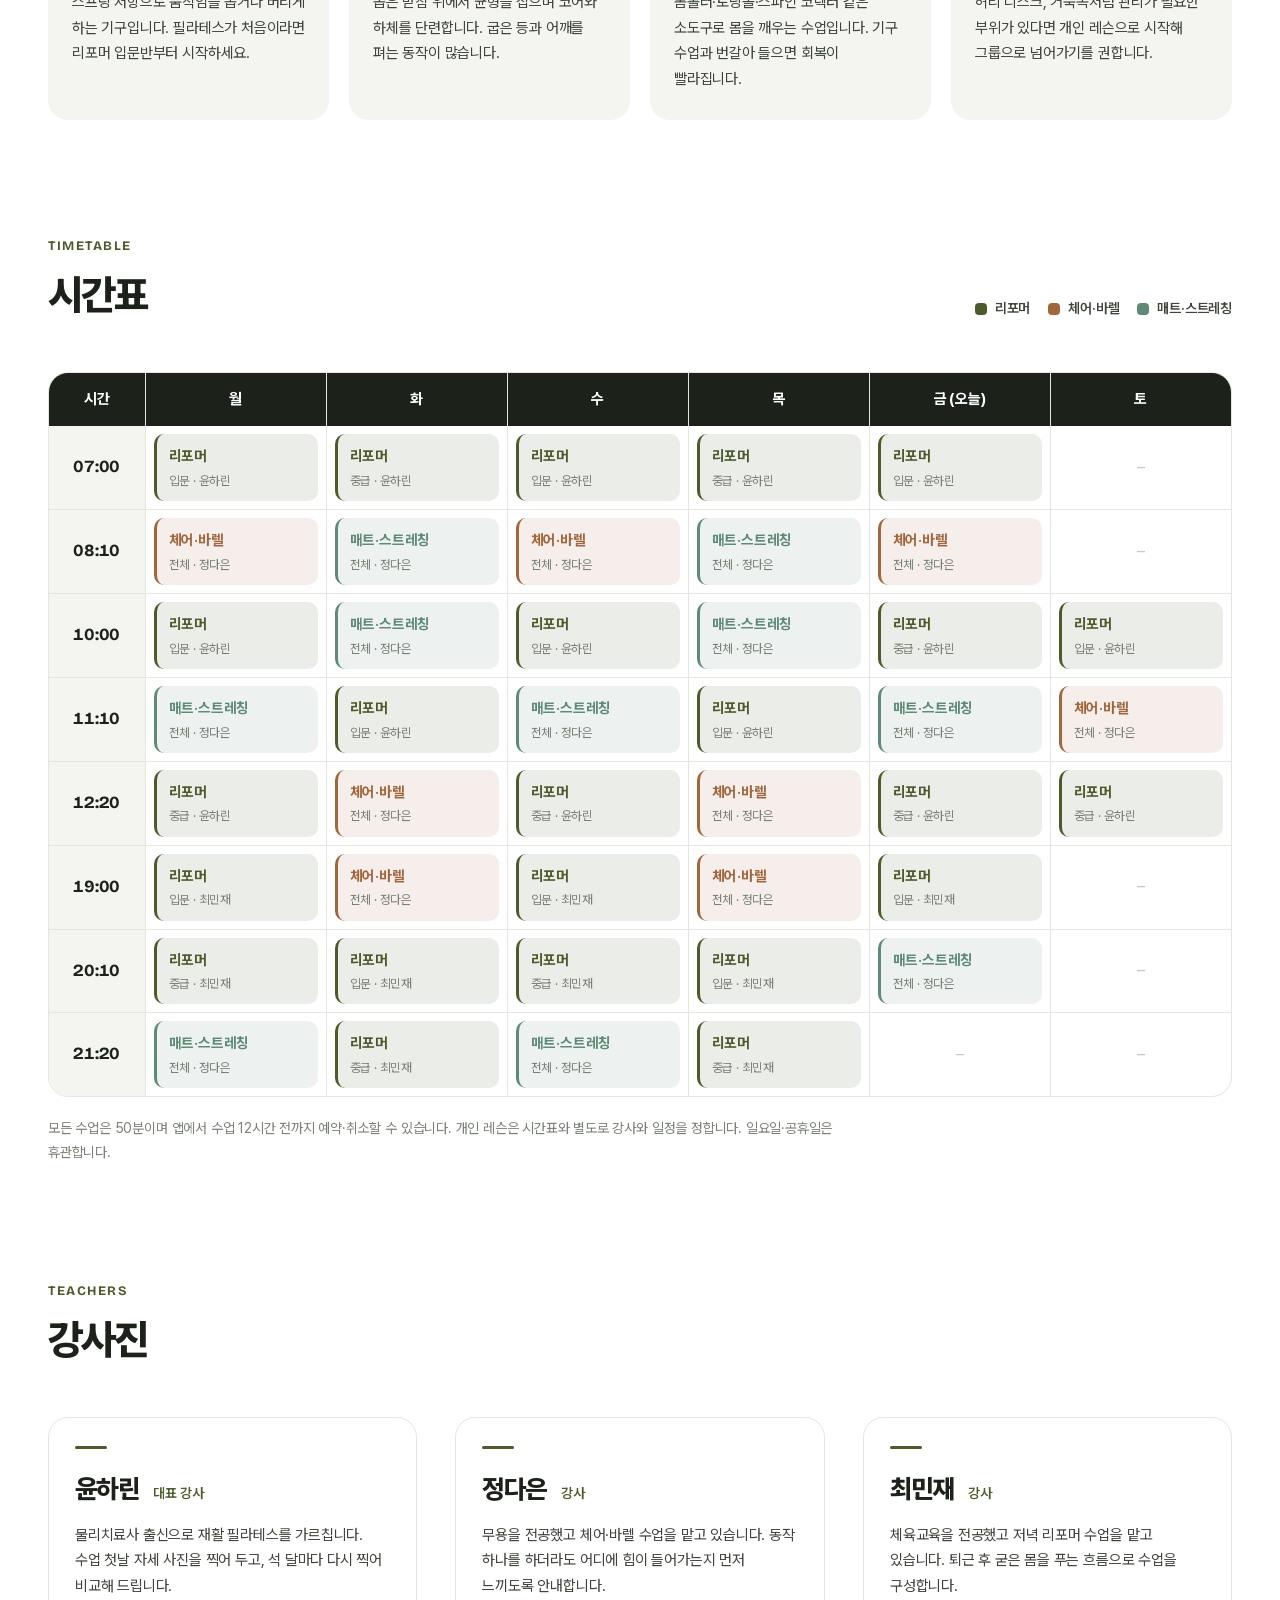
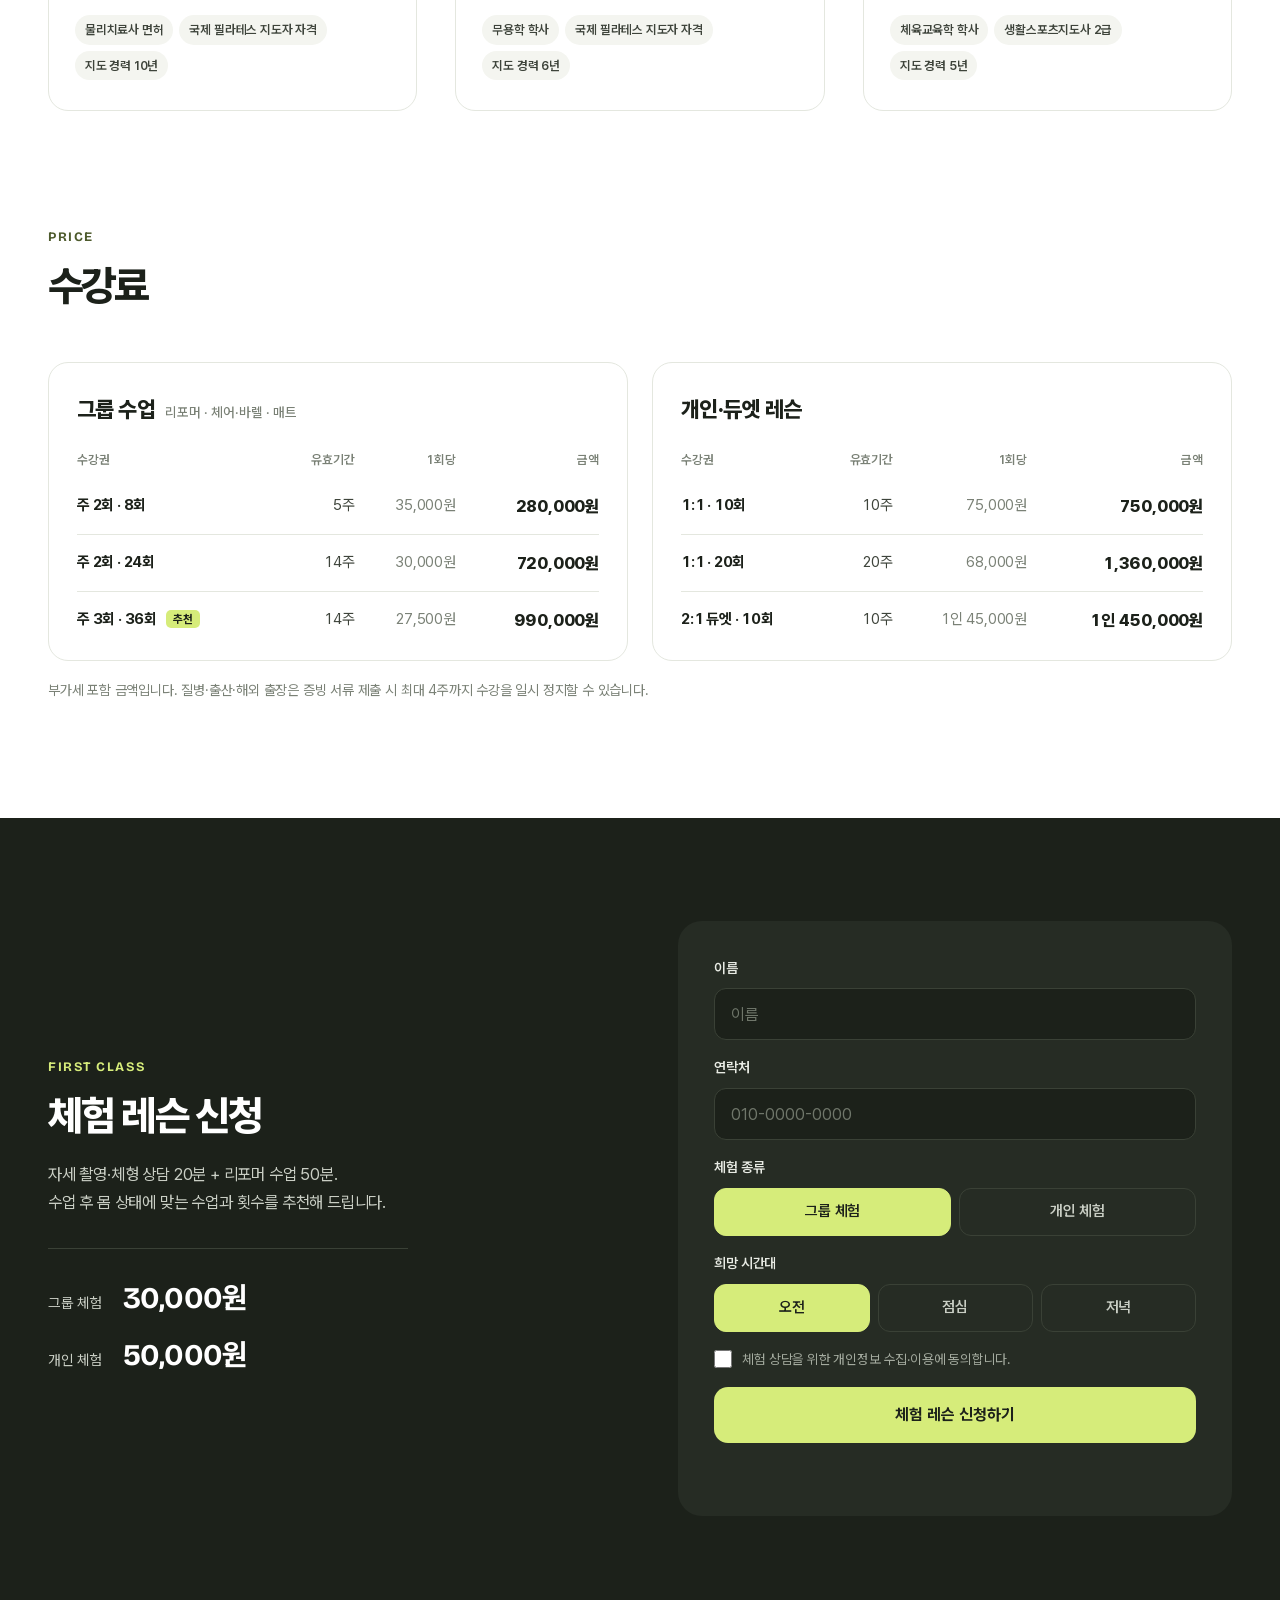
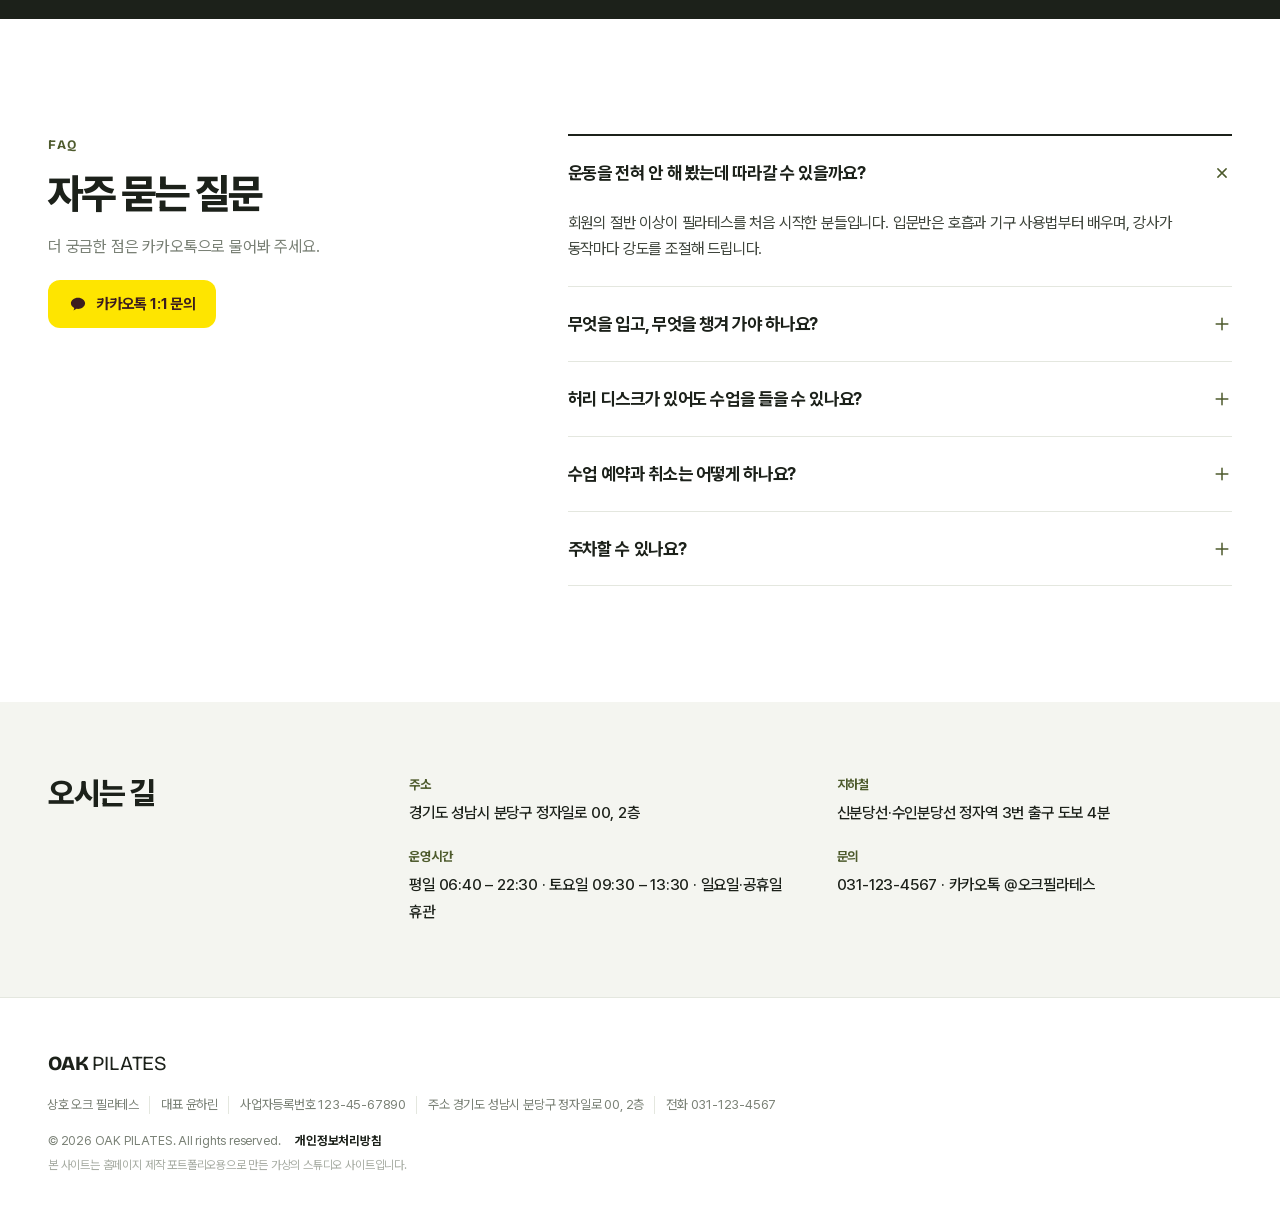
<file: sites/pilates/index.html>
<!DOCTYPE html>
<html lang="ko">
<head>
<meta charset="utf-8">
<meta name="viewport" content="width=device-width, initial-scale=1">
<title>오크 필라테스 | 정자역 소그룹 기구 필라테스</title>
<meta name="description" content="정자역 3번 출구 4분, 최대 6명 소그룹 기구 필라테스 오크 필라테스. 리포머·체어·바렐 수업과 1:1 개인 레슨. 첫 체험 레슨 3만 원.">
<meta property="og:title" content="오크 필라테스 | 정자역 소그룹 기구 필라테스">
<meta property="og:description" content="바른 자세는 매일의 습관에서 시작됩니다. 첫 체험 레슨 3만 원.">
<meta property="og:type" content="website">
<link rel="stylesheet" href="../../assets/fonts/bricolage/bricolage.css">
<link rel="stylesheet" href="../../assets/fonts/pretendard/pretendardvariable-dynamic-subset.css">
<link rel="stylesheet" href="style.css">
</head>
<body>

<svg width="0" height="0" style="position:absolute" aria-hidden="true">
  <symbol id="i-menu" viewBox="0 0 24 24"><path d="M4 7h16M4 12h16M4 17h10" stroke="currentColor" stroke-width="1.8" stroke-linecap="round"/></symbol>
  <symbol id="i-close" viewBox="0 0 24 24"><path d="M6 6l12 12M18 6L6 18" stroke="currentColor" stroke-width="1.8" stroke-linecap="round"/></symbol>
  <symbol id="i-arrow" viewBox="0 0 24 24"><path d="M5 12h14M13.5 6.5L19 12l-5.5 5.5" fill="none" stroke="currentColor" stroke-width="1.8" stroke-linecap="round" stroke-linejoin="round"/></symbol>
  <symbol id="i-plus" viewBox="0 0 24 24"><path d="M12 5v14M5 12h14" stroke="currentColor" stroke-width="1.8" stroke-linecap="round"/></symbol>
  <symbol id="i-kakao" viewBox="0 0 24 24"><path d="M12 4.5c-4.7 0-8.5 3-8.5 6.7 0 2.4 1.6 4.5 4 5.7l-.8 3 3.4-2.2c.6.1 1.2.2 1.9.2 4.7 0 8.5-3 8.5-6.7S16.7 4.5 12 4.5z" fill="currentColor"/></symbol>
</svg>

<a class="skip" href="#main">본문 바로가기</a>

<header class="header">
  <div class="container header-inner">
    <a class="logo" href="#top" aria-label="오크 필라테스 홈">
      <svg class="logo-mark" viewBox="0 0 32 32" aria-hidden="true"><circle cx="16" cy="16" r="14.5" fill="none" stroke="currentColor" stroke-width="2"/><path d="M16 26V13M16 17c-3.5 0-6-2.3-6-5.5 3.3 0 6 2.2 6 5.5zM16 14c0-3.4 2.4-6 6-6 0 3.4-2.6 6-6 6z" fill="currentColor"/></svg>
      <span>OAK<b>PILATES</b></span>
    </a>
    <nav class="gnb" aria-label="주 메뉴">
      <a href="#classes">수업 소개</a>
      <a href="#timetable">시간표</a>
      <a href="#teachers">강사진</a>
      <a href="#price">수강료</a>
      <a href="#faq">자주 묻는 질문</a>
    </nav>
    <a class="btn btn-olive btn-sm header-cta" href="#trial">체험 레슨 신청</a>
    <button class="menu-btn" type="button" aria-label="메뉴 열기" aria-expanded="false" aria-controls="mnav"><svg><use href="#i-menu"/></svg></button>
  </div>
  <nav class="mnav" id="mnav" aria-label="모바일 메뉴" hidden>
    <a href="#classes">수업 소개</a>
    <a href="#timetable">시간표</a>
    <a href="#teachers">강사진</a>
    <a href="#price">수강료</a>
    <a href="#faq">자주 묻는 질문</a>
    <a href="#trial" class="mnav-cta">체험 레슨 신청</a>
  </nav>
</header>

<main id="main">

  <section class="hero" id="top">
    <div class="container">
      <div class="hero-top">
        <h1><span>최대 6인</span> 소수정예<br>기구 필라테스</h1>
        <div class="hero-aside">
          <p>리포머·체어·바렐 전 기구 수업. 정자역 3번 출구 도보 4분.<br>강사가 한 분 한 분의 자세를 직접 잡아 드립니다.</p>
          <a class="btn btn-olive" href="#trial">첫 체험 레슨 30,000원 <svg><use href="#i-arrow"/></svg></a>
        </div>
      </div>
      <figure class="hero-photo"><img src="images/hero.jpg" alt="짐볼과 매트로 스트레칭하는 회원들" width="1600" height="900" fetchpriority="high"></figure>
      <ul class="stats" aria-label="스튜디오 한눈에 보기">
        <li><strong>6<small>명</small></strong><span>그룹 수업 최대 정원</span></li>
        <li><strong>42<small>회</small></strong><span>주간 그룹 수업</span></li>
        <li><strong>12<small>대</small></strong><span>리포머·체어·바렐</span></li>
        <li><strong>4<small>분</small></strong><span>정자역 3번 출구 도보</span></li>
      </ul>
    </div>
  </section>

  <section class="section" id="classes" aria-labelledby="classes-title">
    <div class="container">
      <div class="section-head">
        <p class="eyebrow">CLASSES</p>
        <h2 id="classes-title">수업 안내</h2>
      </div>
      <div class="class-grid">
        <article class="class-card c-reformer">
          <figure><img src="images/class-reformer.jpg" alt="리포머 그룹 수업" loading="lazy" width="800" height="600"></figure>
          <div class="class-body">
            <p class="class-meta">그룹 · 최대 6명 · 50분</p>
            <h3>리포머</h3>
            <p>스프링 저항으로 움직임을 돕거나 버티게 하는 기구입니다. 필라테스가 처음이라면 리포머 입문반부터 시작하세요.</p>
          </div>
        </article>
        <article class="class-card c-chair">
          <figure><img src="images/class-chair.jpg" alt="체어와 바렐을 이용한 수업" loading="lazy" width="800" height="600"></figure>
          <div class="class-body">
            <p class="class-meta">그룹 · 최대 4명 · 50분</p>
            <h3>체어·바렐</h3>
            <p>좁은 받침 위에서 균형을 잡으며 코어와 하체를 단련합니다. 굽은 등과 어깨를 펴는 동작이 많습니다.</p>
          </div>
        </article>
        <article class="class-card c-mat">
          <figure><img src="images/class-mat.jpg" alt="매트 필라테스 수업" loading="lazy" width="800" height="600"></figure>
          <div class="class-body">
            <p class="class-meta">그룹 · 최대 8명 · 50분</p>
            <h3>매트·스트레칭</h3>
            <p>폼롤러·토닝볼·스파인 코렉터 같은 소도구로 몸을 깨우는 수업입니다. 기구 수업과 번갈아 들으면 회복이 빨라집니다.</p>
          </div>
        </article>
        <article class="class-card c-private">
          <figure><img src="images/class-private.jpg" alt="강사와 1:1 개인 레슨" loading="lazy" width="800" height="600"></figure>
          <div class="class-body">
            <p class="class-meta">1:1 또는 2:1 · 50분</p>
            <h3>개인·듀엣 레슨</h3>
            <p>허리 디스크, 거북목처럼 관리가 필요한 부위가 있다면 개인 레슨으로 시작해 그룹으로 넘어가기를 권합니다.</p>
          </div>
        </article>
      </div>
    </div>
  </section>

  <section class="section timetable" id="timetable" aria-labelledby="tt-title">
    <div class="container">
      <div class="section-head split">
        <div>
          <p class="eyebrow">TIMETABLE</p>
          <h2 id="tt-title">시간표</h2>
        </div>
        <ul class="legend" aria-label="수업 구분">
          <li class="c-reformer">리포머</li>
          <li class="c-chair">체어·바렐</li>
          <li class="c-mat">매트·스트레칭</li>
        </ul>
      </div>
      <div class="day-tabs" role="tablist" aria-label="요일 선택">
        <button type="button" role="tab" data-day="1" aria-selected="true">월</button>
        <button type="button" role="tab" data-day="2" aria-selected="false">화</button>
        <button type="button" role="tab" data-day="3" aria-selected="false">수</button>
        <button type="button" role="tab" data-day="4" aria-selected="false">목</button>
        <button type="button" role="tab" data-day="5" aria-selected="false">금</button>
        <button type="button" role="tab" data-day="6" aria-selected="false">토</button>
      </div>
      <div class="tt-wrap">
      <table class="tt" data-day="1">
      <caption class="sr-only">요일별 그룹 수업 시간표. 모든 수업은 50분입니다.</caption>
      <thead><tr><th scope="col">시간</th><th scope="col" data-d="1">월</th><th scope="col" data-d="2">화</th><th scope="col" data-d="3">수</th><th scope="col" data-d="4">목</th><th scope="col" data-d="5">금</th><th scope="col" data-d="6">토</th></tr></thead>
      <tbody>
      <tr><th scope="row">07:00</th><td data-d="1"><span class="cls c-reformer"><b>리포머</b><small>입문 · 윤하린</small></span></td><td data-d="2"><span class="cls c-reformer"><b>리포머</b><small>중급 · 윤하린</small></span></td><td data-d="3"><span class="cls c-reformer"><b>리포머</b><small>입문 · 윤하린</small></span></td><td data-d="4"><span class="cls c-reformer"><b>리포머</b><small>중급 · 윤하린</small></span></td><td data-d="5"><span class="cls c-reformer"><b>리포머</b><small>입문 · 윤하린</small></span></td><td data-d="6" class="none"><span aria-hidden="true">–</span><span class="sr-only">수업 없음</span></td></tr>
      <tr><th scope="row">08:10</th><td data-d="1"><span class="cls c-chair"><b>체어·바렐</b><small>전체 · 정다은</small></span></td><td data-d="2"><span class="cls c-mat"><b>매트·스트레칭</b><small>전체 · 정다은</small></span></td><td data-d="3"><span class="cls c-chair"><b>체어·바렐</b><small>전체 · 정다은</small></span></td><td data-d="4"><span class="cls c-mat"><b>매트·스트레칭</b><small>전체 · 정다은</small></span></td><td data-d="5"><span class="cls c-chair"><b>체어·바렐</b><small>전체 · 정다은</small></span></td><td data-d="6" class="none"><span aria-hidden="true">–</span><span class="sr-only">수업 없음</span></td></tr>
      <tr><th scope="row">10:00</th><td data-d="1"><span class="cls c-reformer"><b>리포머</b><small>입문 · 윤하린</small></span></td><td data-d="2"><span class="cls c-mat"><b>매트·스트레칭</b><small>전체 · 정다은</small></span></td><td data-d="3"><span class="cls c-reformer"><b>리포머</b><small>입문 · 윤하린</small></span></td><td data-d="4"><span class="cls c-mat"><b>매트·스트레칭</b><small>전체 · 정다은</small></span></td><td data-d="5"><span class="cls c-reformer"><b>리포머</b><small>중급 · 윤하린</small></span></td><td data-d="6"><span class="cls c-reformer"><b>리포머</b><small>입문 · 윤하린</small></span></td></tr>
      <tr><th scope="row">11:10</th><td data-d="1"><span class="cls c-mat"><b>매트·스트레칭</b><small>전체 · 정다은</small></span></td><td data-d="2"><span class="cls c-reformer"><b>리포머</b><small>입문 · 윤하린</small></span></td><td data-d="3"><span class="cls c-mat"><b>매트·스트레칭</b><small>전체 · 정다은</small></span></td><td data-d="4"><span class="cls c-reformer"><b>리포머</b><small>입문 · 윤하린</small></span></td><td data-d="5"><span class="cls c-mat"><b>매트·스트레칭</b><small>전체 · 정다은</small></span></td><td data-d="6"><span class="cls c-chair"><b>체어·바렐</b><small>전체 · 정다은</small></span></td></tr>
      <tr><th scope="row">12:20</th><td data-d="1"><span class="cls c-reformer"><b>리포머</b><small>중급 · 윤하린</small></span></td><td data-d="2"><span class="cls c-chair"><b>체어·바렐</b><small>전체 · 정다은</small></span></td><td data-d="3"><span class="cls c-reformer"><b>리포머</b><small>중급 · 윤하린</small></span></td><td data-d="4"><span class="cls c-chair"><b>체어·바렐</b><small>전체 · 정다은</small></span></td><td data-d="5"><span class="cls c-reformer"><b>리포머</b><small>중급 · 윤하린</small></span></td><td data-d="6"><span class="cls c-reformer"><b>리포머</b><small>중급 · 윤하린</small></span></td></tr>
      <tr><th scope="row">19:00</th><td data-d="1"><span class="cls c-reformer"><b>리포머</b><small>입문 · 최민재</small></span></td><td data-d="2"><span class="cls c-chair"><b>체어·바렐</b><small>전체 · 정다은</small></span></td><td data-d="3"><span class="cls c-reformer"><b>리포머</b><small>입문 · 최민재</small></span></td><td data-d="4"><span class="cls c-chair"><b>체어·바렐</b><small>전체 · 정다은</small></span></td><td data-d="5"><span class="cls c-reformer"><b>리포머</b><small>입문 · 최민재</small></span></td><td data-d="6" class="none"><span aria-hidden="true">–</span><span class="sr-only">수업 없음</span></td></tr>
      <tr><th scope="row">20:10</th><td data-d="1"><span class="cls c-reformer"><b>리포머</b><small>중급 · 최민재</small></span></td><td data-d="2"><span class="cls c-reformer"><b>리포머</b><small>입문 · 최민재</small></span></td><td data-d="3"><span class="cls c-reformer"><b>리포머</b><small>중급 · 최민재</small></span></td><td data-d="4"><span class="cls c-reformer"><b>리포머</b><small>입문 · 최민재</small></span></td><td data-d="5"><span class="cls c-mat"><b>매트·스트레칭</b><small>전체 · 정다은</small></span></td><td data-d="6" class="none"><span aria-hidden="true">–</span><span class="sr-only">수업 없음</span></td></tr>
      <tr><th scope="row">21:20</th><td data-d="1"><span class="cls c-mat"><b>매트·스트레칭</b><small>전체 · 정다은</small></span></td><td data-d="2"><span class="cls c-reformer"><b>리포머</b><small>중급 · 최민재</small></span></td><td data-d="3"><span class="cls c-mat"><b>매트·스트레칭</b><small>전체 · 정다은</small></span></td><td data-d="4"><span class="cls c-reformer"><b>리포머</b><small>중급 · 최민재</small></span></td><td data-d="5" class="none"><span aria-hidden="true">–</span><span class="sr-only">수업 없음</span></td><td data-d="6" class="none"><span aria-hidden="true">–</span><span class="sr-only">수업 없음</span></td></tr>
      </tbody>
      </table>
      </div>
      <p class="tt-note">모든 수업은 50분이며 앱에서 수업 12시간 전까지 예약·취소할 수 있습니다. 개인 레슨은 시간표와 별도로 강사와 일정을 정합니다. 일요일·공휴일은 휴관합니다.</p>
    </div>
  </section>

  <section class="section" id="teachers" aria-labelledby="teachers-title">
    <div class="container">
      <div class="section-head">
        <p class="eyebrow">TEACHERS</p>
        <h2 id="teachers-title">강사진</h2>
      </div>
      <div class="teacher-grid">
        <article class="teacher">
          <h3>윤하린 <span>대표 강사</span></h3>
          <p>물리치료사 출신으로 재활 필라테스를 가르칩니다. 수업 첫날 자세 사진을 찍어 두고, 석 달마다 다시 찍어 비교해 드립니다.</p>
          <ul><li>물리치료사 면허</li><li>국제 필라테스 지도자 자격</li><li>지도 경력 10년</li></ul>
        </article>
        <article class="teacher">
          <h3>정다은 <span>강사</span></h3>
          <p>무용을 전공했고 체어·바렐 수업을 맡고 있습니다. 동작 하나를 하더라도 어디에 힘이 들어가는지 먼저 느끼도록 안내합니다.</p>
          <ul><li>무용학 학사</li><li>국제 필라테스 지도자 자격</li><li>지도 경력 6년</li></ul>
        </article>
        <article class="teacher">
          <h3>최민재 <span>강사</span></h3>
          <p>체육교육을 전공했고 저녁 리포머 수업을 맡고 있습니다. 퇴근 후 굳은 몸을 푸는 흐름으로 수업을 구성합니다.</p>
          <ul><li>체육교육학 학사</li><li>생활스포츠지도사 2급</li><li>지도 경력 5년</li></ul>
        </article>
      </div>
    </div>
  </section>

  <section class="section price" id="price" aria-labelledby="price-title">
    <div class="container">
      <div class="section-head">
        <p class="eyebrow">PRICE</p>
        <h2 id="price-title">수강료</h2>
      </div>
      <div class="price-grid">
        <div class="price-col">
          <h3>그룹 수업 <small>리포머 · 체어·바렐 · 매트</small></h3>
          <table class="price-table">
            <thead><tr><th scope="col">수강권</th><th scope="col">유효기간</th><th scope="col">1회당</th><th scope="col">금액</th></tr></thead>
            <tbody>
              <tr><th scope="row">주 2회 · 8회</th><td>5주</td><td>35,000원</td><td>280,000원</td></tr>
              <tr><th scope="row">주 2회 · 24회</th><td>14주</td><td>30,000원</td><td>720,000원</td></tr>
              <tr class="is-best"><th scope="row">주 3회 · 36회 <em>추천</em></th><td>14주</td><td>27,500원</td><td>990,000원</td></tr>
            </tbody>
          </table>
        </div>
        <div class="price-col">
          <h3>개인·듀엣 레슨</h3>
          <table class="price-table">
            <thead><tr><th scope="col">수강권</th><th scope="col">유효기간</th><th scope="col">1회당</th><th scope="col">금액</th></tr></thead>
            <tbody>
              <tr><th scope="row">1:1 · 10회</th><td>10주</td><td>75,000원</td><td>750,000원</td></tr>
              <tr><th scope="row">1:1 · 20회</th><td>20주</td><td>68,000원</td><td>1,360,000원</td></tr>
              <tr><th scope="row">2:1 듀엣 · 10회</th><td>10주</td><td>1인 45,000원</td><td>1인 450,000원</td></tr>
            </tbody>
          </table>
        </div>
      </div>
      <p class="price-note">부가세 포함 금액입니다. 질병·출산·해외 출장은 증빙 서류 제출 시 최대 4주까지 수강을 일시 정지할 수 있습니다.</p>
    </div>
  </section>

  <section class="trial" id="trial" aria-labelledby="trial-title">
    <div class="container trial-grid">
      <div>
        <p class="eyebrow">FIRST CLASS</p>
        <h2 id="trial-title">체험 레슨 신청</h2>
        <p class="trial-lead">자세 촬영·체형 상담 20분 + 리포머 수업 50분.<br>수업 후 몸 상태에 맞는 수업과 횟수를 추천해 드립니다.</p>
        <div class="trial-price"><span>그룹 체험</span><strong>30,000원</strong><span>개인 체험</span><strong>50,000원</strong></div>
      </div>
      <form class="trial-form" novalidate>
        <div class="field"><label for="t-name">이름</label><input id="t-name" type="text" autocomplete="name" placeholder="이름" required></div>
        <div class="field"><label for="t-tel">연락처</label><input id="t-tel" type="tel" inputmode="numeric" autocomplete="tel" placeholder="010-0000-0000" required></div>
        <fieldset class="field">
          <legend>체험 종류</legend>
          <div class="seg">
            <label><input type="radio" name="t-type" value="그룹" checked><span>그룹 체험</span></label>
            <label><input type="radio" name="t-type" value="개인"><span>개인 체험</span></label>
          </div>
        </fieldset>
        <fieldset class="field">
          <legend>희망 시간대</legend>
          <div class="seg seg-3">
            <label><input type="radio" name="t-time" value="오전" checked><span>오전</span></label>
            <label><input type="radio" name="t-time" value="점심"><span>점심</span></label>
            <label><input type="radio" name="t-time" value="저녁"><span>저녁</span></label>
          </div>
        </fieldset>
        <label class="agree"><input id="t-agree" type="checkbox" required> 체험 상담을 위한 개인정보 수집·이용에 동의합니다.</label>
        <button class="btn btn-lime btn-block" type="submit">체험 레슨 신청하기</button>
        <p class="form-msg" role="status" aria-live="polite"></p>
      </form>
    </div>
  </section>

  <section class="section" id="faq" aria-labelledby="faq-title">
    <div class="container faq-grid">
      <div>
        <p class="eyebrow">FAQ</p>
        <h2 id="faq-title">자주 묻는 질문</h2>
        <p class="faq-more">더 궁금한 점은 카카오톡으로 물어봐 주세요.</p>
        <a class="kakao-btn" href="#"><svg><use href="#i-kakao"/></svg>카카오톡 1:1 문의</a>
      </div>
      <div class="faq-list">
        <details open>
          <summary>운동을 전혀 안 해 봤는데 따라갈 수 있을까요?<svg><use href="#i-plus"/></svg></summary>
          <p>회원의 절반 이상이 필라테스를 처음 시작한 분들입니다. 입문반은 호흡과 기구 사용법부터 배우며, 강사가 동작마다 강도를 조절해 드립니다.</p>
        </details>
        <details>
          <summary>무엇을 입고, 무엇을 챙겨 가야 하나요?<svg><use href="#i-plus"/></svg></summary>
          <p>몸에 붙는 운동복을 권합니다. 동작 확인이 쉬워집니다. 기구 위에서 미끄러지지 않도록 논슬립 양말을 꼭 신어 주세요. 양말은 스튜디오에서도 5,000원에 판매합니다.</p>
        </details>
        <details>
          <summary>허리 디스크가 있어도 수업을 들을 수 있나요?<svg><use href="#i-plus"/></svg></summary>
          <p>통증이 심한 시기에는 먼저 병원 진료를 받으시기 바랍니다. 일상생활이 가능하다면 개인 레슨으로 시작해 강사가 가능한 동작을 확인한 뒤 그룹 수업으로 옮기는 것을 권합니다.</p>
        </details>
        <details>
          <summary>수업 예약과 취소는 어떻게 하나요?<svg><use href="#i-plus"/></svg></summary>
          <p>등록 후 안내해 드리는 예약 앱에서 할 수 있습니다. 수업 12시간 전까지 취소하면 횟수가 차감되지 않습니다.</p>
        </details>
        <details>
          <summary>주차할 수 있나요?<svg><use href="#i-plus"/></svg></summary>
          <p>건물 지하 주차장을 이용하실 수 있으며, 수업이 있는 날 2시간까지 무료입니다. 안내 데스크에서 차량 번호를 등록해 주세요.</p>
        </details>
      </div>
    </div>
  </section>

  <section class="location" aria-labelledby="loc-title">
    <div class="container loc-grid">
      <h2 id="loc-title">오시는 길</h2>
      <dl>
        <div><dt>주소</dt><dd>경기도 성남시 분당구 정자일로 00, 2층</dd></div>
        <div><dt>지하철</dt><dd>신분당선·수인분당선 정자역 3번 출구 도보 4분</dd></div>
        <div><dt>운영시간</dt><dd>평일 06:40 – 22:30 · 토요일 09:30 – 13:30 · 일요일·공휴일 휴관</dd></div>
        <div><dt>문의</dt><dd>031-123-4567 · 카카오톡 @오크필라테스</dd></div>
      </dl>
    </div>
  </section>

</main>

<footer class="footer">
  <div class="container">
    <p class="footer-logo">OAK<b>PILATES</b></p>
    <p class="biz"><span>상호 오크 필라테스</span><span>대표 윤하린</span><span>사업자등록번호 123-45-67890</span><span>주소 경기도 성남시 분당구 정자일로 00, 2층</span><span>전화 031-123-4567</span></p>
    <p class="copy">© 2026 OAK PILATES. All rights reserved. <a href="#">개인정보처리방침</a></p>
    <p class="demo-note">본 사이트는 홈페이지 제작 포트폴리오용으로 만든 가상의 스튜디오 사이트입니다.</p>
  </div>
</footer>

<script src="main.js"></script>
</body>
</html>
</file>
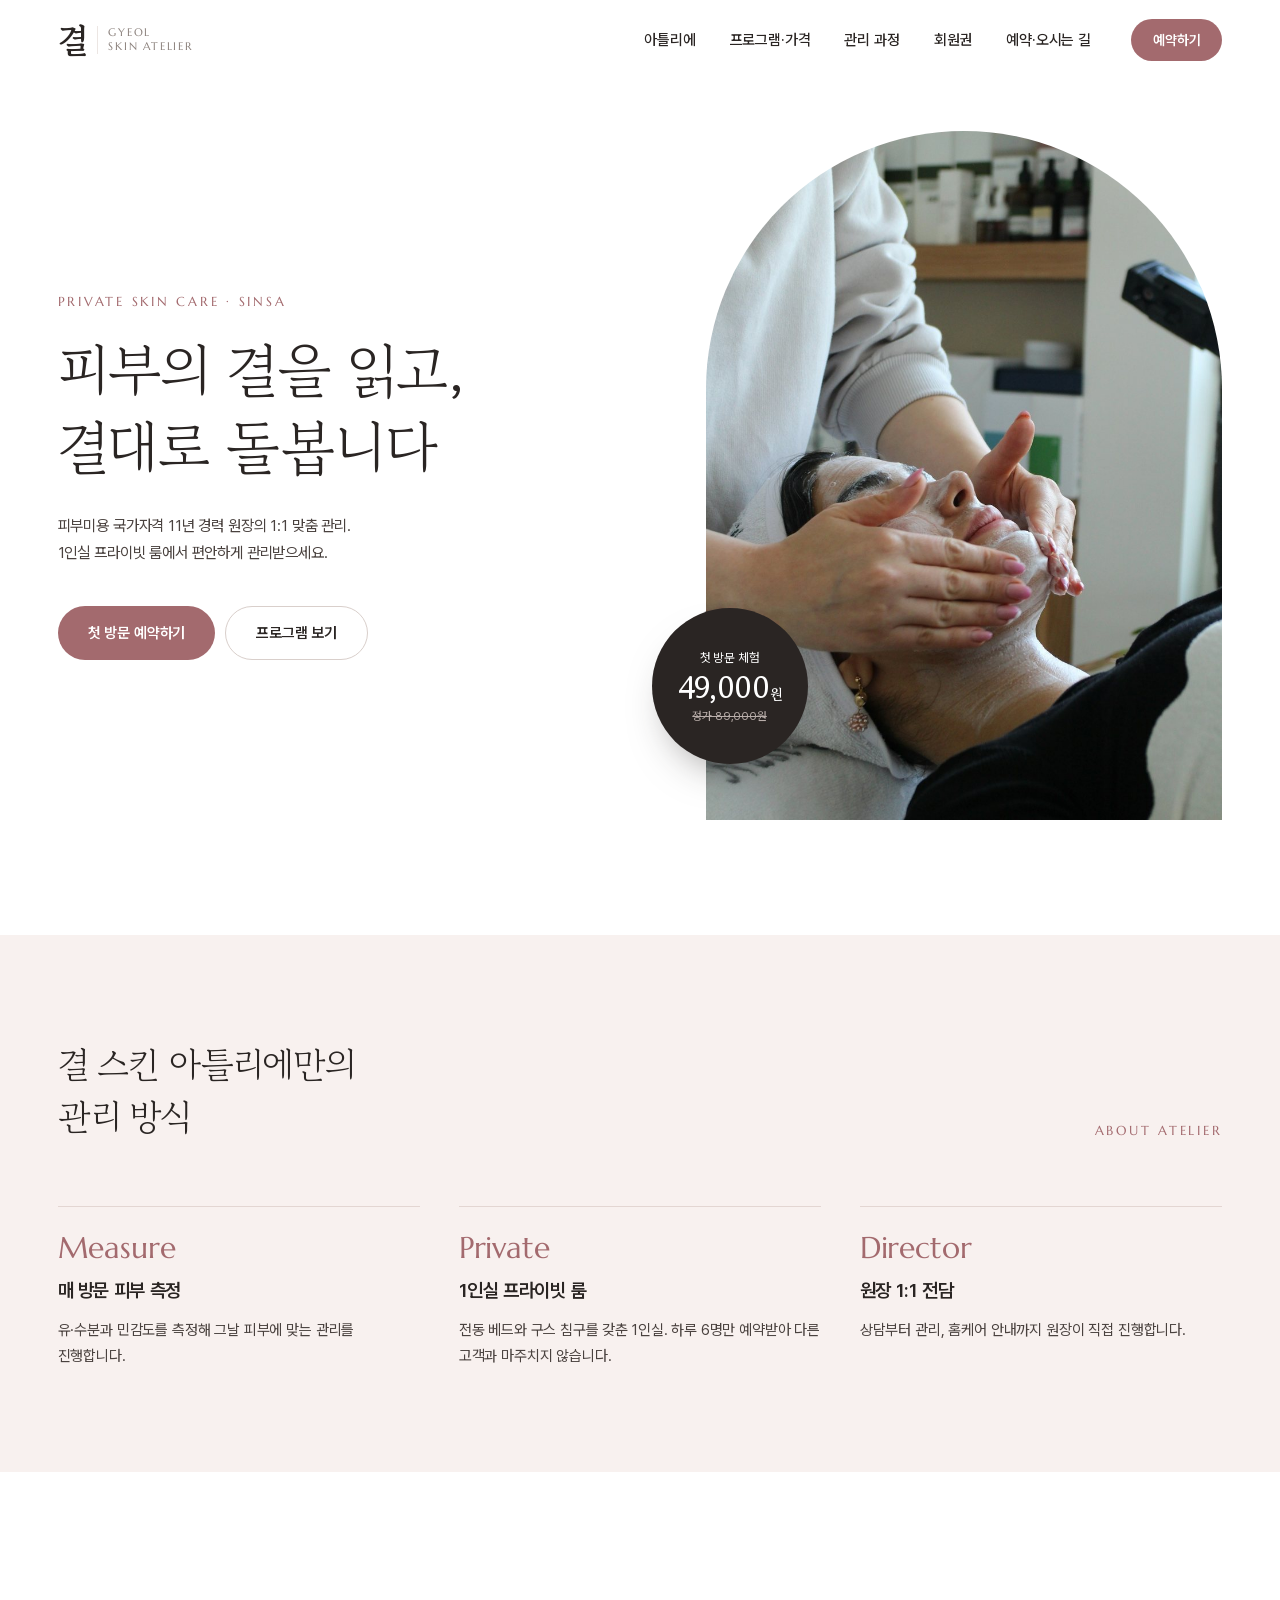
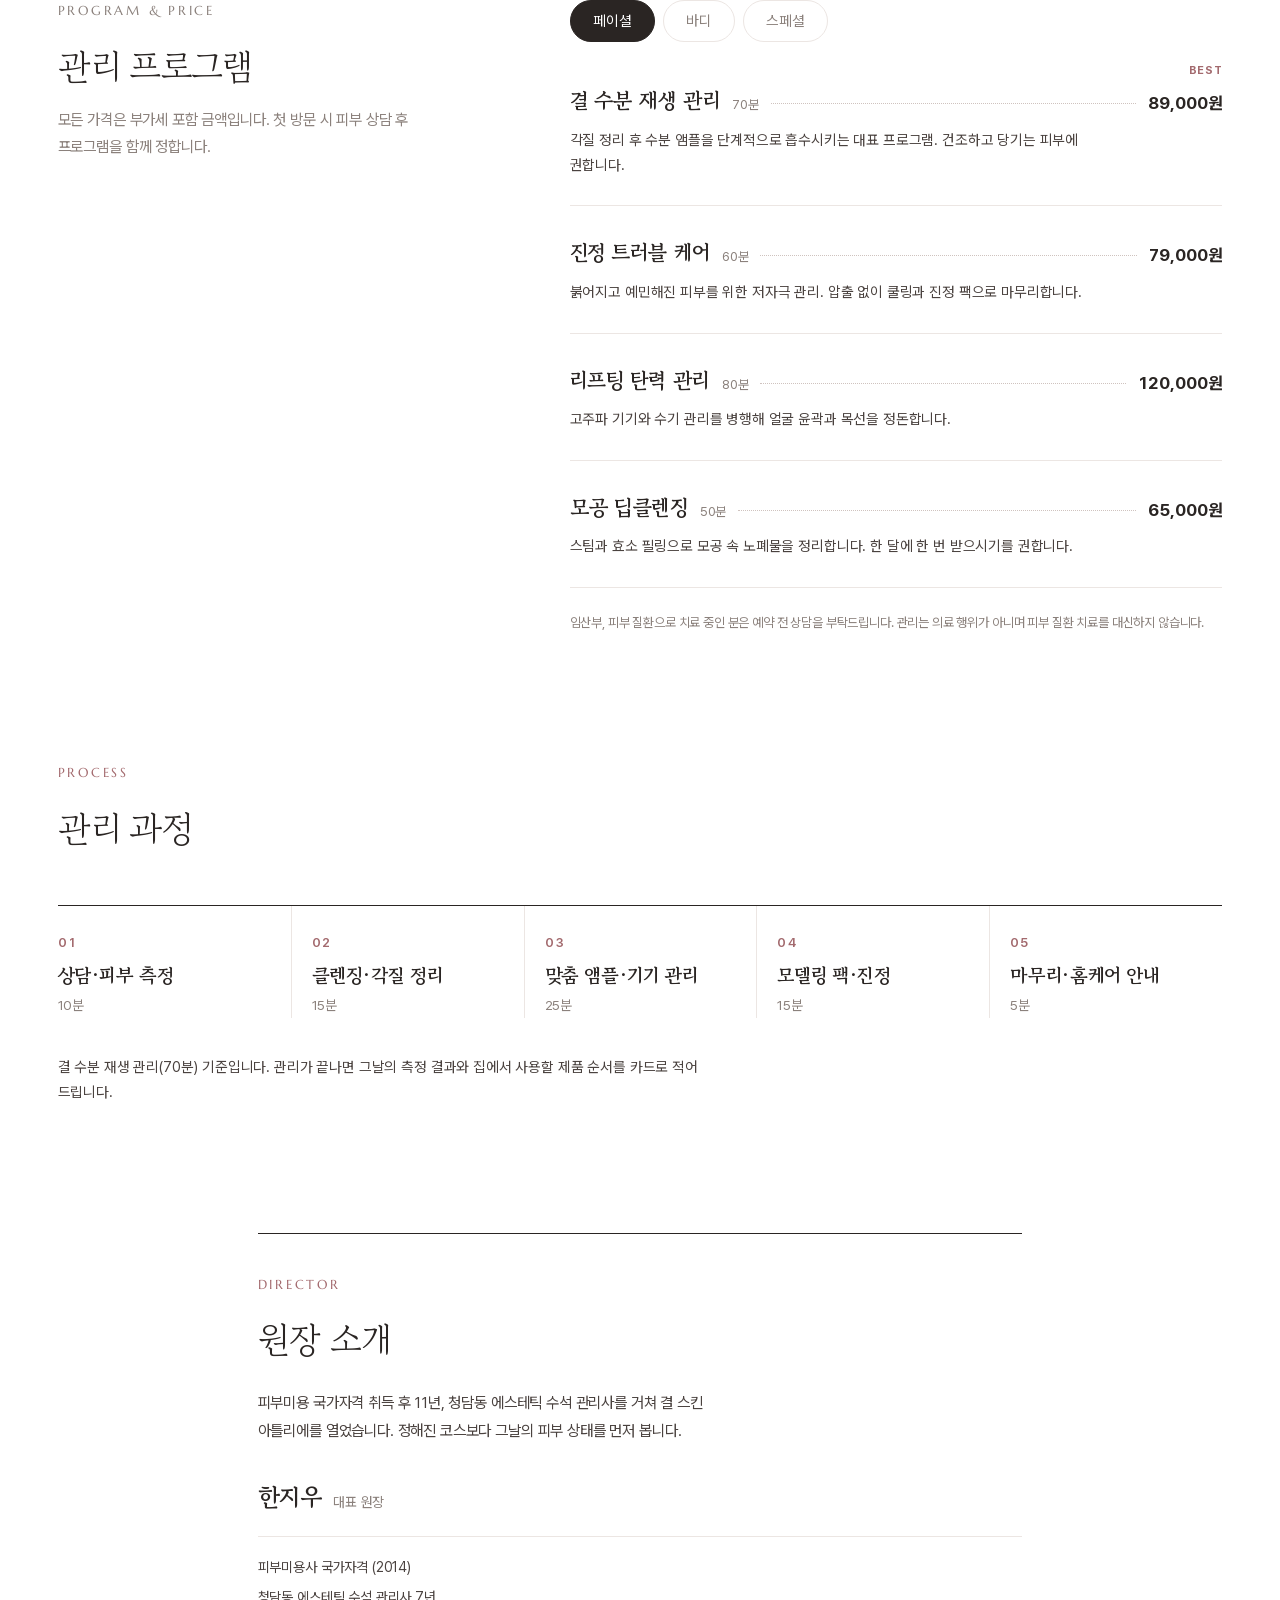
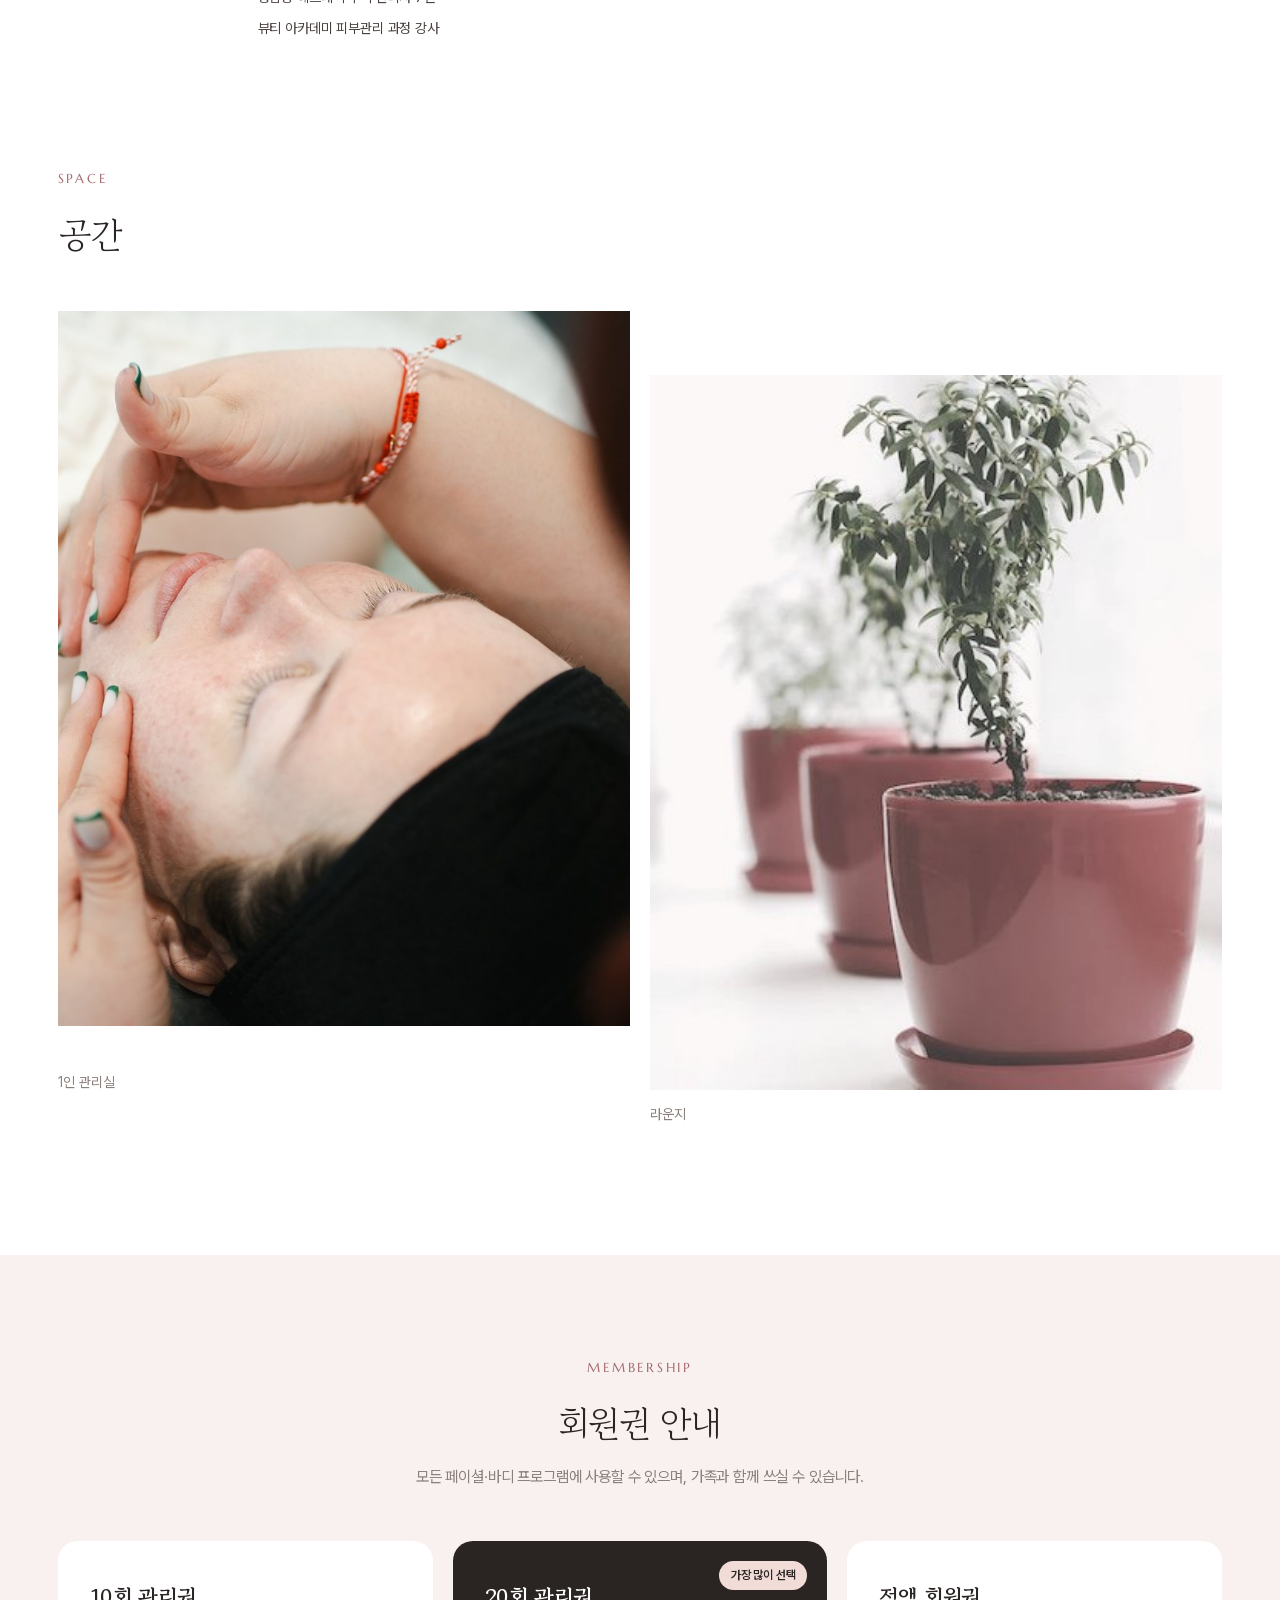
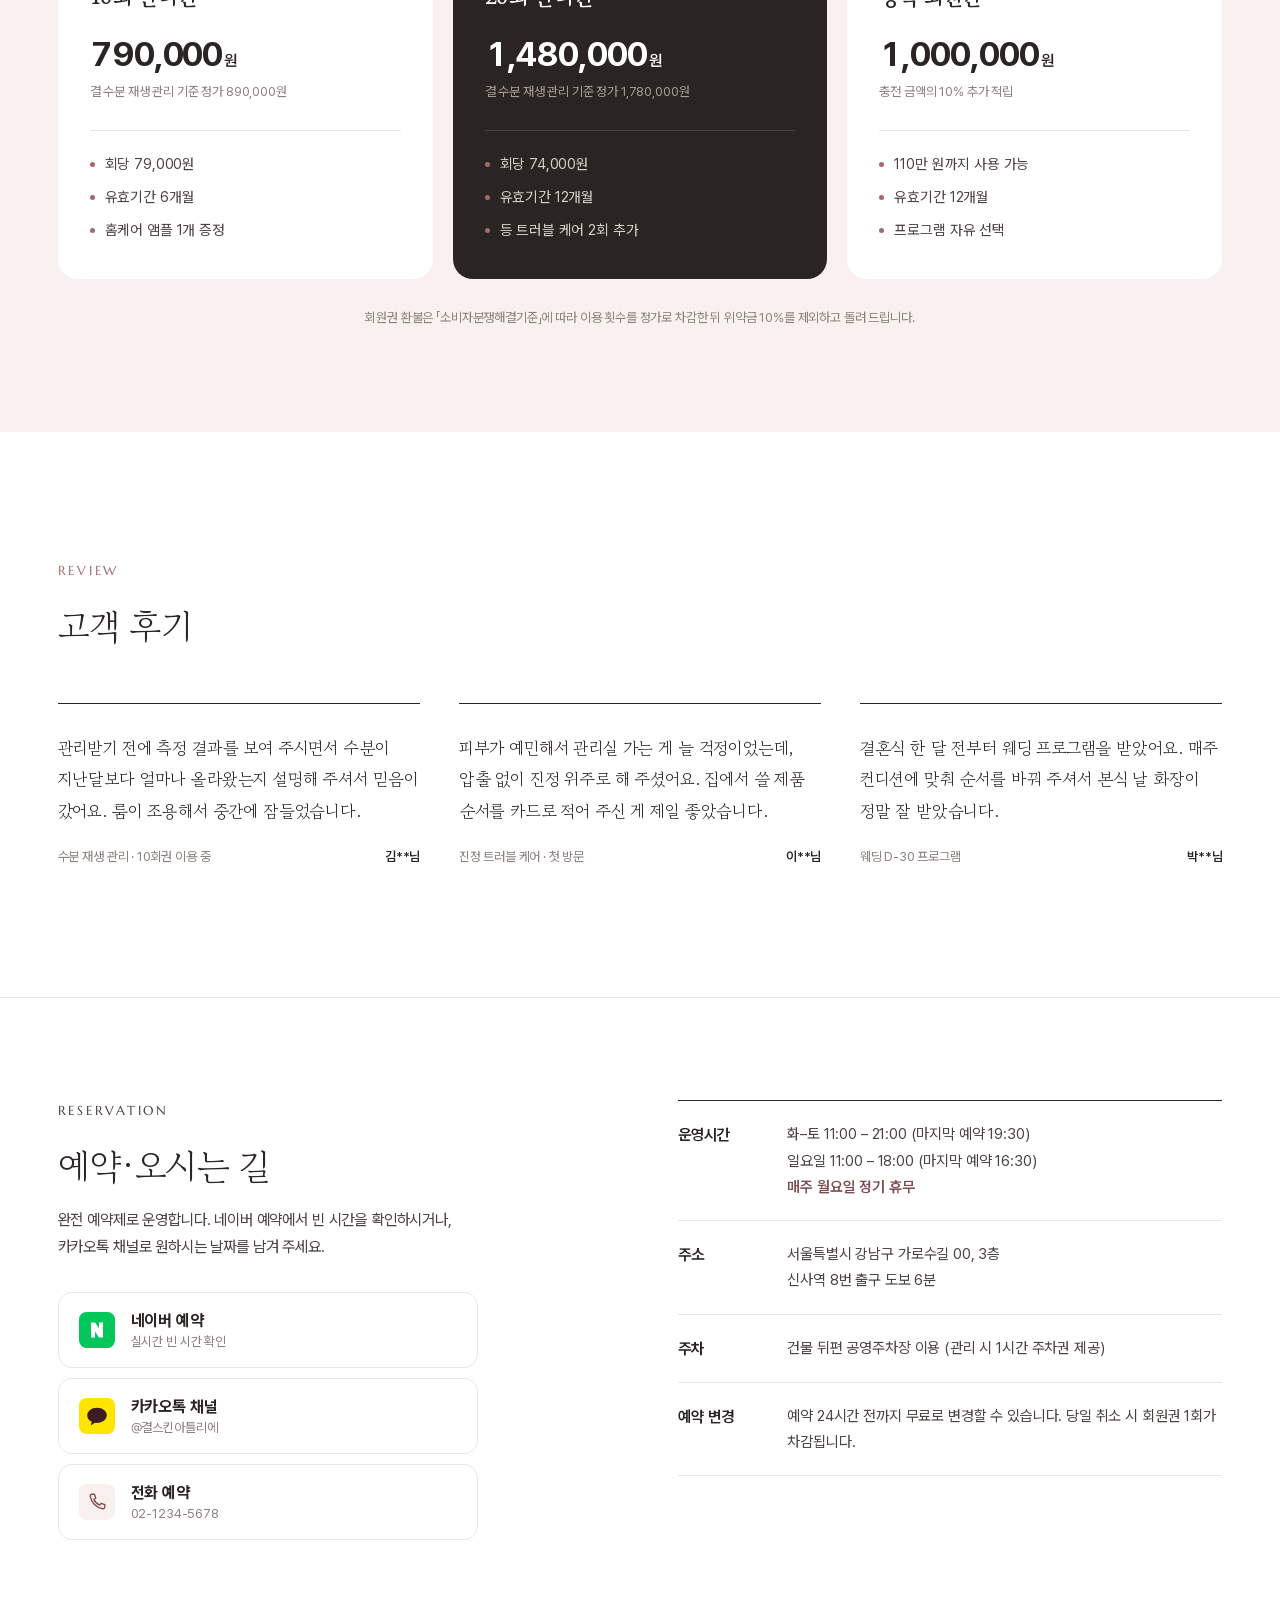
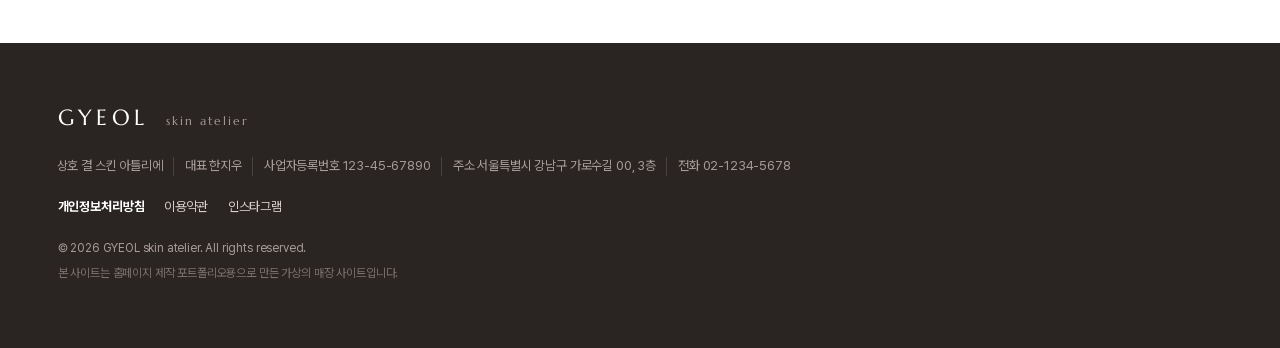
<file: sites/skin/index.html>
<!DOCTYPE html>
<html lang="ko">
<head>
<meta charset="utf-8">
<meta name="viewport" content="width=device-width, initial-scale=1">
<title>결 스킨 아틀리에 | 신사동 1:1 피부관리</title>
<meta name="description" content="신사동 가로수길 1:1 프라이빗 피부관리실 결 스킨 아틀리에. 피부 측정 후 원장이 직접 관리합니다. 첫 방문 체험 49,000원.">
<meta property="og:title" content="결 스킨 아틀리에 | 신사동 1:1 피부관리">
<meta property="og:description" content="피부의 결을 읽고, 결대로 돌봅니다.">
<meta property="og:type" content="website">
<link rel="stylesheet" href="../../assets/fonts/gowun-batang/gowun-batang.css">
<link rel="stylesheet" href="../../assets/fonts/marcellus/marcellus.css">
<link rel="stylesheet" href="../../assets/fonts/pretendard/pretendardvariable-dynamic-subset.css">
<link rel="stylesheet" href="style.css">
</head>
<body>

<svg width="0" height="0" style="position:absolute" aria-hidden="true">
  <symbol id="i-menu" viewBox="0 0 24 24"><path d="M4 8h16M4 16h16" stroke="currentColor" stroke-width="1.5" stroke-linecap="round"/></symbol>
  <symbol id="i-close" viewBox="0 0 24 24"><path d="M6 6l12 12M18 6L6 18" stroke="currentColor" stroke-width="1.5" stroke-linecap="round"/></symbol>
  <symbol id="i-arrow" viewBox="0 0 24 24"><path d="M5 12h14M13.5 6.5L19 12l-5.5 5.5" fill="none" stroke="currentColor" stroke-width="1.5" stroke-linecap="round" stroke-linejoin="round"/></symbol>
  <symbol id="i-n" viewBox="0 0 24 24"><rect width="24" height="24" rx="5" fill="#03C75A"/><path d="M8 7h2.7l2.6 4V7H16v10h-2.7l-2.6-4v4H8z" fill="#fff"/></symbol>
  <symbol id="i-kakao" viewBox="0 0 24 24"><rect width="24" height="24" rx="5" fill="#FEE500"/><path d="M12 6.5c-3.6 0-6.5 2.3-6.5 5.1 0 1.8 1.2 3.4 3 4.3l-.6 2.4 2.7-1.8c.5.1.9.1 1.4.1 3.6 0 6.5-2.3 6.5-5.1S15.6 6.5 12 6.5z" fill="#3C1E1E"/></symbol>
  <symbol id="i-phone" viewBox="0 0 24 24"><path d="M6.6 3.5h2.6l1.4 4.1-2 1.4a11.5 11.5 0 006.4 6.4l1.4-2 4.1 1.4v2.6a2 2 0 01-2.2 2A16.5 16.5 0 014.6 5.7a2 2 0 012-2.2z" fill="none" stroke="currentColor" stroke-width="1.5" stroke-linejoin="round"/></symbol>
</svg>

<a class="skip" href="#main">본문 바로가기</a>

<header class="header">
  <div class="container header-inner">
    <a class="logo" href="#top" aria-label="결 스킨 아틀리에 홈">
      <span class="logo-ko">결</span>
      <span class="logo-en">GYEOL<br>skin atelier</span>
    </a>
    <nav class="gnb" aria-label="주 메뉴">
      <a href="#about">아틀리에</a>
      <a href="#menu">프로그램·가격</a>
      <a href="#process">관리 과정</a>
      <a href="#membership">회원권</a>
      <a href="#visit">예약·오시는 길</a>
    </nav>
    <a class="btn btn-rose btn-sm header-cta" href="#visit">예약하기</a>
    <button class="menu-btn" type="button" aria-label="메뉴 열기" aria-expanded="false" aria-controls="mnav"><svg><use href="#i-menu"/></svg></button>
  </div>
  <nav class="mnav" id="mnav" aria-label="모바일 메뉴" hidden>
    <a href="#about">아틀리에</a>
    <a href="#menu">프로그램·가격</a>
    <a href="#process">관리 과정</a>
    <a href="#membership">회원권</a>
    <a href="#visit">예약·오시는 길</a>
  </nav>
</header>

<main id="main">

  <section class="hero" id="top">
    <div class="container hero-grid">
      <div class="hero-copy">
        <p class="eyebrow">PRIVATE SKIN CARE · SINSA</p>
        <h1>피부의 결을 읽고,<br>결대로 돌봅니다</h1>
        <p class="lead">피부미용 국가자격 11년 경력 원장의 1:1 맞춤 관리.<br>1인실 프라이빗 룸에서 편안하게 관리받으세요.</p>
        <div class="btn-row">
          <a class="btn btn-rose" href="#visit">첫 방문 예약하기</a>
          <a class="btn btn-line" href="#menu">프로그램 보기</a>
        </div>
      </div>
      <div class="hero-visual">
        <figure class="arch"><img src="images/hero.jpg" alt="관리사가 크림을 바르며 얼굴을 마사지하는 모습" width="900" height="1200" fetchpriority="high"></figure>
        <a class="trial-badge" href="#menu">
          <span>첫 방문 체험</span>
          <strong>49,000<small>원</small></strong>
          <span class="trial-was">정가 89,000원</span>
        </a>
      </div>
    </div>
  </section>

  <section class="about" id="about" aria-labelledby="about-title">
    <div class="container">
      <div class="about-head">
        <p class="eyebrow">ABOUT ATELIER</p>
        <h2 id="about-title">결 스킨 아틀리에만의<br>관리 방식</h2>
      </div>
      <div class="about-grid">
        <article>
          <p class="about-key">Measure</p>
          <h3>매 방문 피부 측정</h3>
          <p>유·수분과 민감도를 측정해 그날 피부에 맞는 관리를 진행합니다.</p>
        </article>
        <article>
          <p class="about-key">Private</p>
          <h3>1인실 프라이빗 룸</h3>
          <p>전동 베드와 구스 침구를 갖춘 1인실. 하루 6명만 예약받아 다른 고객과 마주치지 않습니다.</p>
        </article>
        <article>
          <p class="about-key">Director</p>
          <h3>원장 1:1 전담</h3>
          <p>상담부터 관리, 홈케어 안내까지 원장이 직접 진행합니다.</p>
        </article>
      </div>
    </div>
  </section>

  <section class="menu-sec" id="menu" aria-labelledby="menu-title">
    <div class="container menu-grid">
      <div class="menu-intro">
        <p class="eyebrow">PROGRAM &amp; PRICE</p>
        <h2 id="menu-title">관리 프로그램</h2>
        <p>모든 가격은 부가세 포함 금액입니다. 첫 방문 시 피부 상담 후 프로그램을 함께 정합니다.</p>
      </div>
      <div class="menu-body">
        <div class="menu-tabs" role="tablist" aria-label="프로그램 분류">
          <button type="button" role="tab" id="tab-face" aria-controls="panel-face" aria-selected="true">페이셜</button>
          <button type="button" role="tab" id="tab-body" aria-controls="panel-body" aria-selected="false" tabindex="-1">바디</button>
          <button type="button" role="tab" id="tab-special" aria-controls="panel-special" aria-selected="false" tabindex="-1">스페셜</button>
        </div>

        <div class="menu-panel" id="panel-face" role="tabpanel" aria-labelledby="tab-face">
          <ul class="price-list">
            <li>
              <div class="pl-row"><h3>결 수분 재생 관리</h3><span class="pl-time">70분</span><span class="pl-lead" aria-hidden="true"></span><span class="pl-price">89,000원</span></div>
              <p>각질 정리 후 수분 앰플을 단계적으로 흡수시키는 대표 프로그램. 건조하고 당기는 피부에 권합니다.</p>
              <span class="tag">BEST</span>
            </li>
            <li>
              <div class="pl-row"><h3>진정 트러블 케어</h3><span class="pl-time">60분</span><span class="pl-lead" aria-hidden="true"></span><span class="pl-price">79,000원</span></div>
              <p>붉어지고 예민해진 피부를 위한 저자극 관리. 압출 없이 쿨링과 진정 팩으로 마무리합니다.</p>
            </li>
            <li>
              <div class="pl-row"><h3>리프팅 탄력 관리</h3><span class="pl-time">80분</span><span class="pl-lead" aria-hidden="true"></span><span class="pl-price">120,000원</span></div>
              <p>고주파 기기와 수기 관리를 병행해 얼굴 윤곽과 목선을 정돈합니다.</p>
            </li>
            <li>
              <div class="pl-row"><h3>모공 딥클렌징</h3><span class="pl-time">50분</span><span class="pl-lead" aria-hidden="true"></span><span class="pl-price">65,000원</span></div>
              <p>스팀과 효소 필링으로 모공 속 노폐물을 정리합니다. 한 달에 한 번 받으시기를 권합니다.</p>
            </li>
          </ul>
        </div>

        <div class="menu-panel" id="panel-body" role="tabpanel" aria-labelledby="tab-body" hidden>
          <ul class="price-list">
            <li>
              <div class="pl-row"><h3>등 트러블 케어</h3><span class="pl-time">50분</span><span class="pl-lead" aria-hidden="true"></span><span class="pl-price">70,000원</span></div>
              <p>손이 닿지 않는 등의 각질과 피지를 정리하고 진정 팩으로 마무리합니다. 웨딩·촬영 전 인기 프로그램입니다.</p>
            </li>
            <li>
              <div class="pl-row"><h3>어깨·목 순환 관리</h3><span class="pl-time">60분</span><span class="pl-lead" aria-hidden="true"></span><span class="pl-price">80,000원</span></div>
              <p>오래 앉아 일하는 분들을 위한 관리. 따뜻한 스톤과 수기로 뭉친 어깨와 목을 풀어 드립니다.</p>
            </li>
          </ul>
        </div>

        <div class="menu-panel" id="panel-special" role="tabpanel" aria-labelledby="tab-special" hidden>
          <ul class="price-list">
            <li>
              <div class="pl-row"><h3>첫 방문 체험</h3><span class="pl-time">70분</span><span class="pl-lead" aria-hidden="true"></span><span class="pl-price"><del>89,000원</del> 49,000원</span></div>
              <p>결 수분 재생 관리를 체험가로 받아 보실 수 있습니다. 1인 1회 한정입니다.</p>
              <span class="tag">첫 방문</span>
            </li>
            <li>
              <div class="pl-row"><h3>웨딩 D-30 프로그램</h3><span class="pl-time">5회</span><span class="pl-lead" aria-hidden="true"></span><span class="pl-price">450,000원</span></div>
              <p>본식 한 달 전부터 주 1회씩, 수분·진정·리프팅 관리를 순서대로 진행합니다. 등 관리 1회를 함께 드립니다.</p>
            </li>
          </ul>
        </div>
        <p class="menu-note">임산부, 피부 질환으로 치료 중인 분은 예약 전 상담을 부탁드립니다. 관리는 의료 행위가 아니며 피부 질환 치료를 대신하지 않습니다.</p>
      </div>
    </div>
  </section>

  <section class="process" id="process" aria-labelledby="process-title">
    <div class="container">
      <div class="section-head">
        <p class="eyebrow">PROCESS</p>
        <h2 id="process-title">관리 과정</h2>
      </div>
      <ol class="flow">
        <li><span class="flow-no">01</span><h3>상담·피부 측정</h3><p>10분</p></li>
        <li><span class="flow-no">02</span><h3>클렌징·각질 정리</h3><p>15분</p></li>
        <li><span class="flow-no">03</span><h3>맞춤 앰플·기기 관리</h3><p>25분</p></li>
        <li><span class="flow-no">04</span><h3>모델링 팩·진정</h3><p>15분</p></li>
        <li><span class="flow-no">05</span><h3>마무리·홈케어 안내</h3><p>5분</p></li>
      </ol>
      <p class="flow-note">결 수분 재생 관리(70분) 기준입니다. 관리가 끝나면 그날의 측정 결과와 집에서 사용할 제품 순서를 카드로 적어 드립니다.</p>
    </div>
  </section>

  <section class="director" aria-labelledby="director-title">
    <div class="container director-grid">
      <div class="director-copy">
        <p class="eyebrow">DIRECTOR</p>
        <h2 id="director-title">원장 소개</h2>
        <p>피부미용 국가자격 취득 후 11년, 청담동 에스테틱 수석 관리사를 거쳐 결 스킨 아틀리에를 열었습니다. 정해진 코스보다 그날의 피부 상태를 먼저 봅니다.</p>
        <p class="director-name"><strong>한지우</strong> 대표 원장</p>
        <ul class="director-career">
          <li>피부미용사 국가자격 (2014)</li>
          <li>청담동 에스테틱 수석 관리사 7년</li>
          <li>뷰티 아카데미 피부관리 과정 강사</li>
        </ul>
      </div>
    </div>
  </section>

  <section class="space" aria-labelledby="space-title">
    <div class="container">
      <div class="section-head">
        <p class="eyebrow">SPACE</p>
        <h2 id="space-title">공간</h2>
      </div>
      <div class="space-grid">
        <figure><img src="images/space-1.jpg" alt="눈을 감고 페이셜 마사지를 받는 고객" loading="lazy" width="800" height="1000"><figcaption>1인 관리실</figcaption></figure>
        <figure><img src="images/space-2.jpg" alt="창가 라운지의 화분" loading="lazy" width="800" height="1000"><figcaption>라운지</figcaption></figure>
      </div>
    </div>
  </section>

  <section class="membership" id="membership" aria-labelledby="ms-title">
    <div class="container">
      <div class="section-head center">
        <p class="eyebrow">MEMBERSHIP</p>
        <h2 id="ms-title">회원권 안내</h2>
        <p class="section-desc">모든 페이셜·바디 프로그램에 사용할 수 있으며, 가족과 함께 쓰실 수 있습니다.</p>
      </div>
      <div class="plans">
        <article class="plan">
          <h3>10회 관리권</h3>
          <p class="plan-price">790,000<small>원</small></p>
          <p class="plan-was">결 수분 재생 관리 기준 정가 890,000원</p>
          <ul>
            <li>회당 79,000원</li>
            <li>유효기간 6개월</li>
            <li>홈케어 앰플 1개 증정</li>
          </ul>
        </article>
        <article class="plan plan-featured">
          <p class="plan-label">가장 많이 선택</p>
          <h3>20회 관리권</h3>
          <p class="plan-price">1,480,000<small>원</small></p>
          <p class="plan-was">결 수분 재생 관리 기준 정가 1,780,000원</p>
          <ul>
            <li>회당 74,000원</li>
            <li>유효기간 12개월</li>
            <li>등 트러블 케어 2회 추가</li>
          </ul>
        </article>
        <article class="plan">
          <h3>정액 회원권</h3>
          <p class="plan-price">1,000,000<small>원</small></p>
          <p class="plan-was">충전 금액의 10% 추가 적립</p>
          <ul>
            <li>110만 원까지 사용 가능</li>
            <li>유효기간 12개월</li>
            <li>프로그램 자유 선택</li>
          </ul>
        </article>
      </div>
      <p class="plans-note">회원권 환불은 「소비자분쟁해결기준」에 따라 이용 횟수를 정가로 차감한 뒤 위약금 10%를 제외하고 돌려 드립니다.</p>
    </div>
  </section>

  <section class="reviews" aria-labelledby="review-title">
    <div class="container">
      <div class="section-head">
        <p class="eyebrow">REVIEW</p>
        <h2 id="review-title">고객 후기</h2>
      </div>
      <div class="review-grid">
        <blockquote class="review">
          <p>관리받기 전에 측정 결과를 보여 주시면서 수분이 지난달보다 얼마나 올라왔는지 설명해 주셔서 믿음이 갔어요. 룸이 조용해서 중간에 잠들었습니다.</p>
          <footer>수분 재생 관리 · 10회권 이용 중 <b>김**님</b></footer>
        </blockquote>
        <blockquote class="review">
          <p>피부가 예민해서 관리실 가는 게 늘 걱정이었는데, 압출 없이 진정 위주로 해 주셨어요. 집에서 쓸 제품 순서를 카드로 적어 주신 게 제일 좋았습니다.</p>
          <footer>진정 트러블 케어 · 첫 방문 <b>이**님</b></footer>
        </blockquote>
        <blockquote class="review">
          <p>결혼식 한 달 전부터 웨딩 프로그램을 받았어요. 매주 컨디션에 맞춰 순서를 바꿔 주셔서 본식 날 화장이 정말 잘 받았습니다.</p>
          <footer>웨딩 D-30 프로그램 <b>박**님</b></footer>
        </blockquote>
      </div>
    </div>
  </section>

  <section class="visit" id="visit" aria-labelledby="visit-title">
    <div class="container visit-grid">
      <div class="visit-copy">
        <p class="eyebrow">RESERVATION</p>
        <h2 id="visit-title">예약·오시는 길</h2>
        <p>완전 예약제로 운영합니다. 네이버 예약에서 빈 시간을 확인하시거나, 카카오톡 채널로 원하시는 날짜를 남겨 주세요.</p>
        <div class="reserve-btns">
          <a class="rbtn" href="#"><svg><use href="#i-n"/></svg><span><b>네이버 예약</b>실시간 빈 시간 확인</span></a>
          <a class="rbtn" href="#"><svg><use href="#i-kakao"/></svg><span><b>카카오톡 채널</b>@결스킨아틀리에</span></a>
          <a class="rbtn" href="tel:0212345678"><svg class="i-line"><use href="#i-phone"/></svg><span><b>전화 예약</b>02-1234-5678</span></a>
        </div>
      </div>
      <div class="visit-info">
        <dl>
          <div><dt>운영시간</dt><dd>화–토 11:00 – 21:00 (마지막 예약 19:30)<br>일요일 11:00 – 18:00 (마지막 예약 16:30)<br><span class="off">매주 월요일 정기 휴무</span></dd></div>
          <div><dt>주소</dt><dd>서울특별시 강남구 가로수길 00, 3층<br>신사역 8번 출구 도보 6분</dd></div>
          <div><dt>주차</dt><dd>건물 뒤편 공영주차장 이용 (관리 시 1시간 주차권 제공)</dd></div>
          <div><dt>예약 변경</dt><dd>예약 24시간 전까지 무료로 변경할 수 있습니다. 당일 취소 시 회원권 1회가 차감됩니다.</dd></div>
        </dl>
      </div>
    </div>
  </section>

</main>

<footer class="footer">
  <div class="container">
    <p class="footer-logo">GYEOL <span>skin atelier</span></p>
    <p class="biz"><span>상호 결 스킨 아틀리에</span><span>대표 한지우</span><span>사업자등록번호 123-45-67890</span><span>주소 서울특별시 강남구 가로수길 00, 3층</span><span>전화 02-1234-5678</span></p>
    <ul class="footer-links"><li><a href="#">개인정보처리방침</a></li><li><a href="#">이용약관</a></li><li><a href="#">인스타그램</a></li></ul>
    <p class="copy">© 2026 GYEOL skin atelier. All rights reserved.</p>
    <p class="demo-note">본 사이트는 홈페이지 제작 포트폴리오용으로 만든 가상의 매장 사이트입니다.</p>
  </div>
</footer>

<script src="main.js"></script>
</body>
</html>
</file>
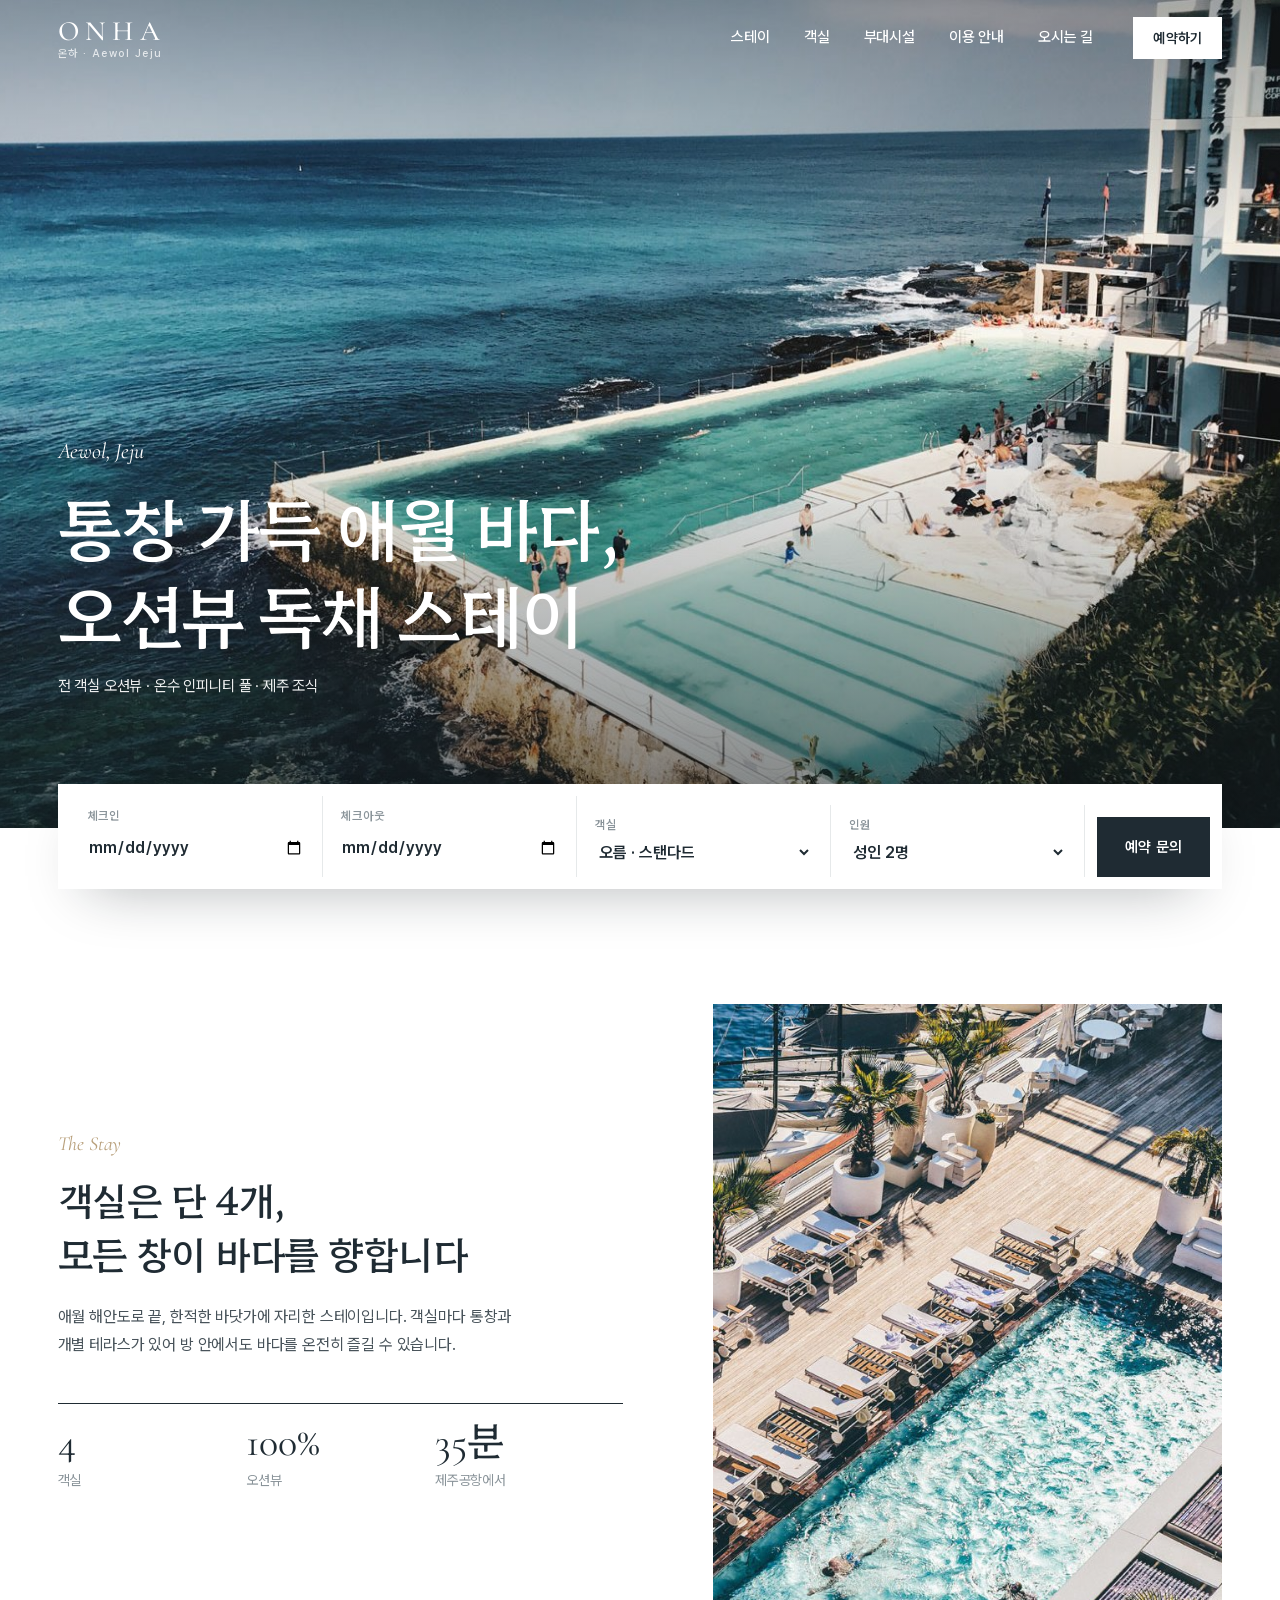
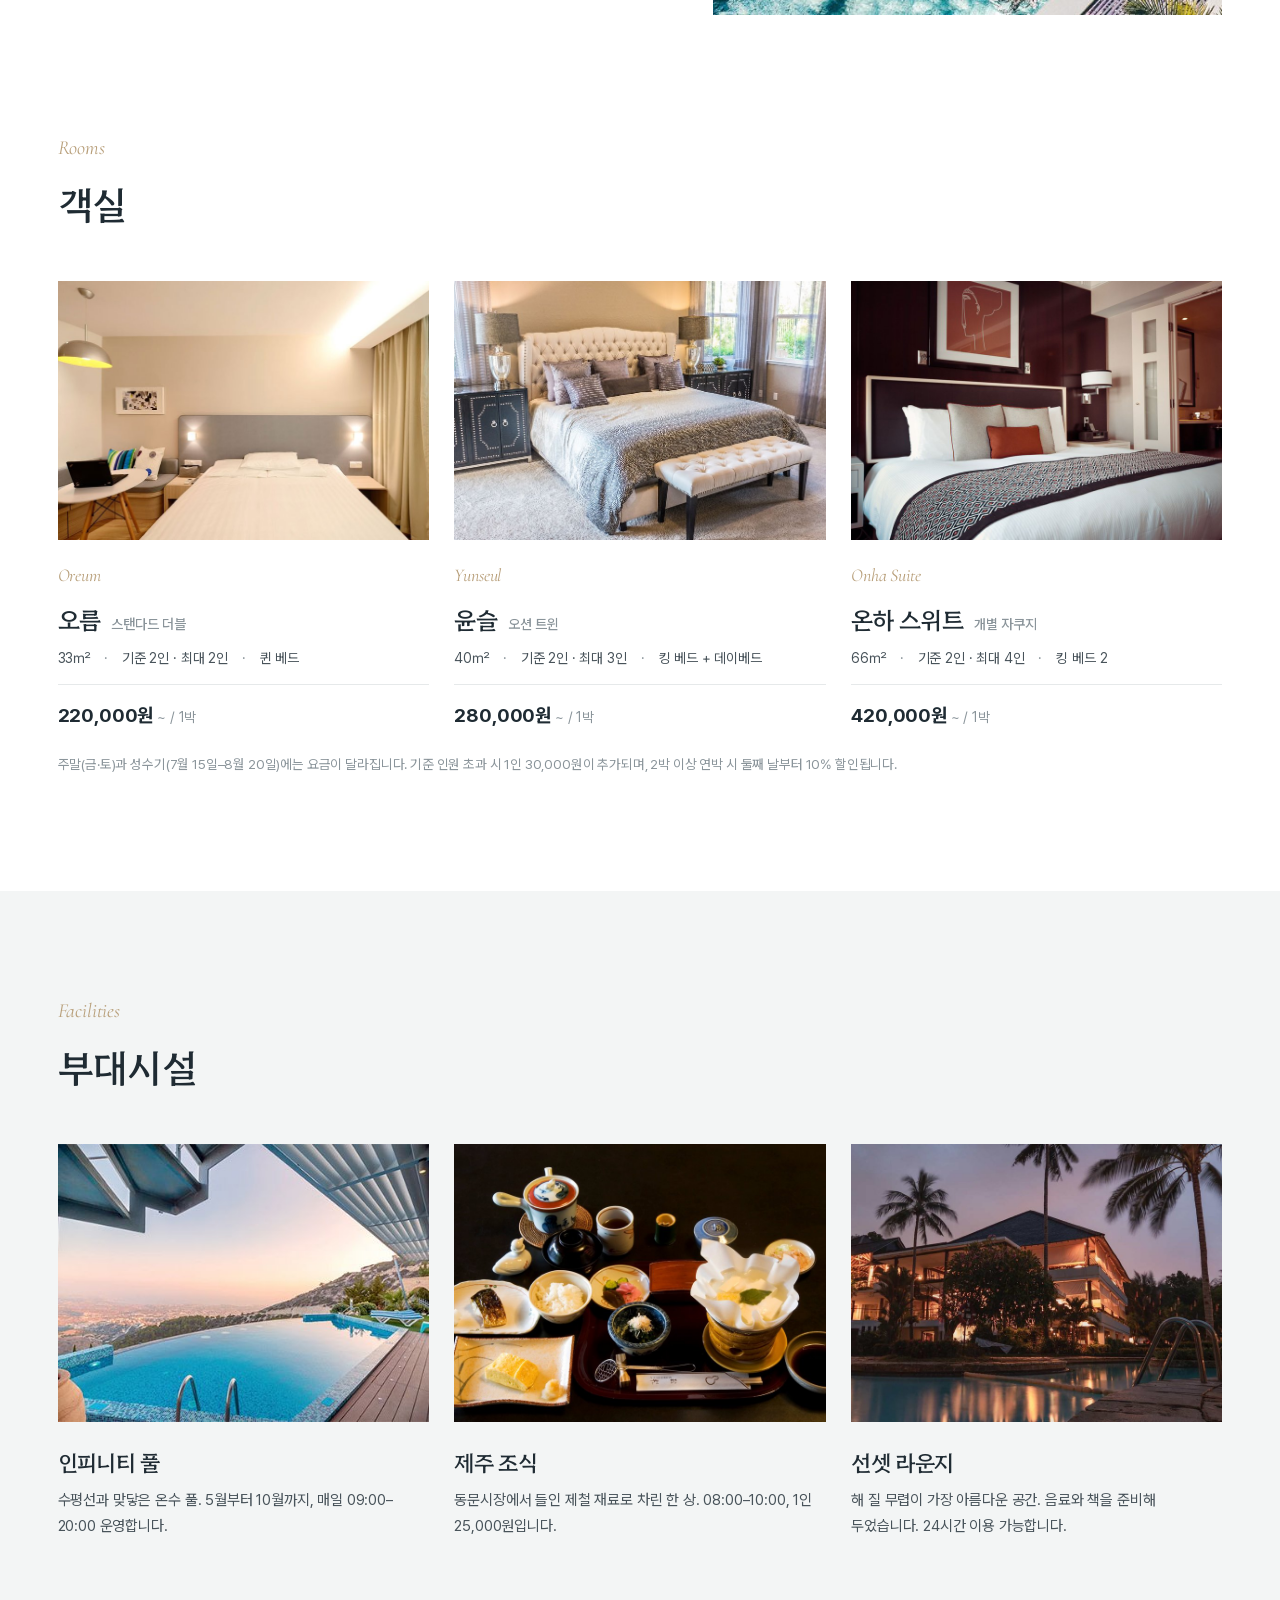
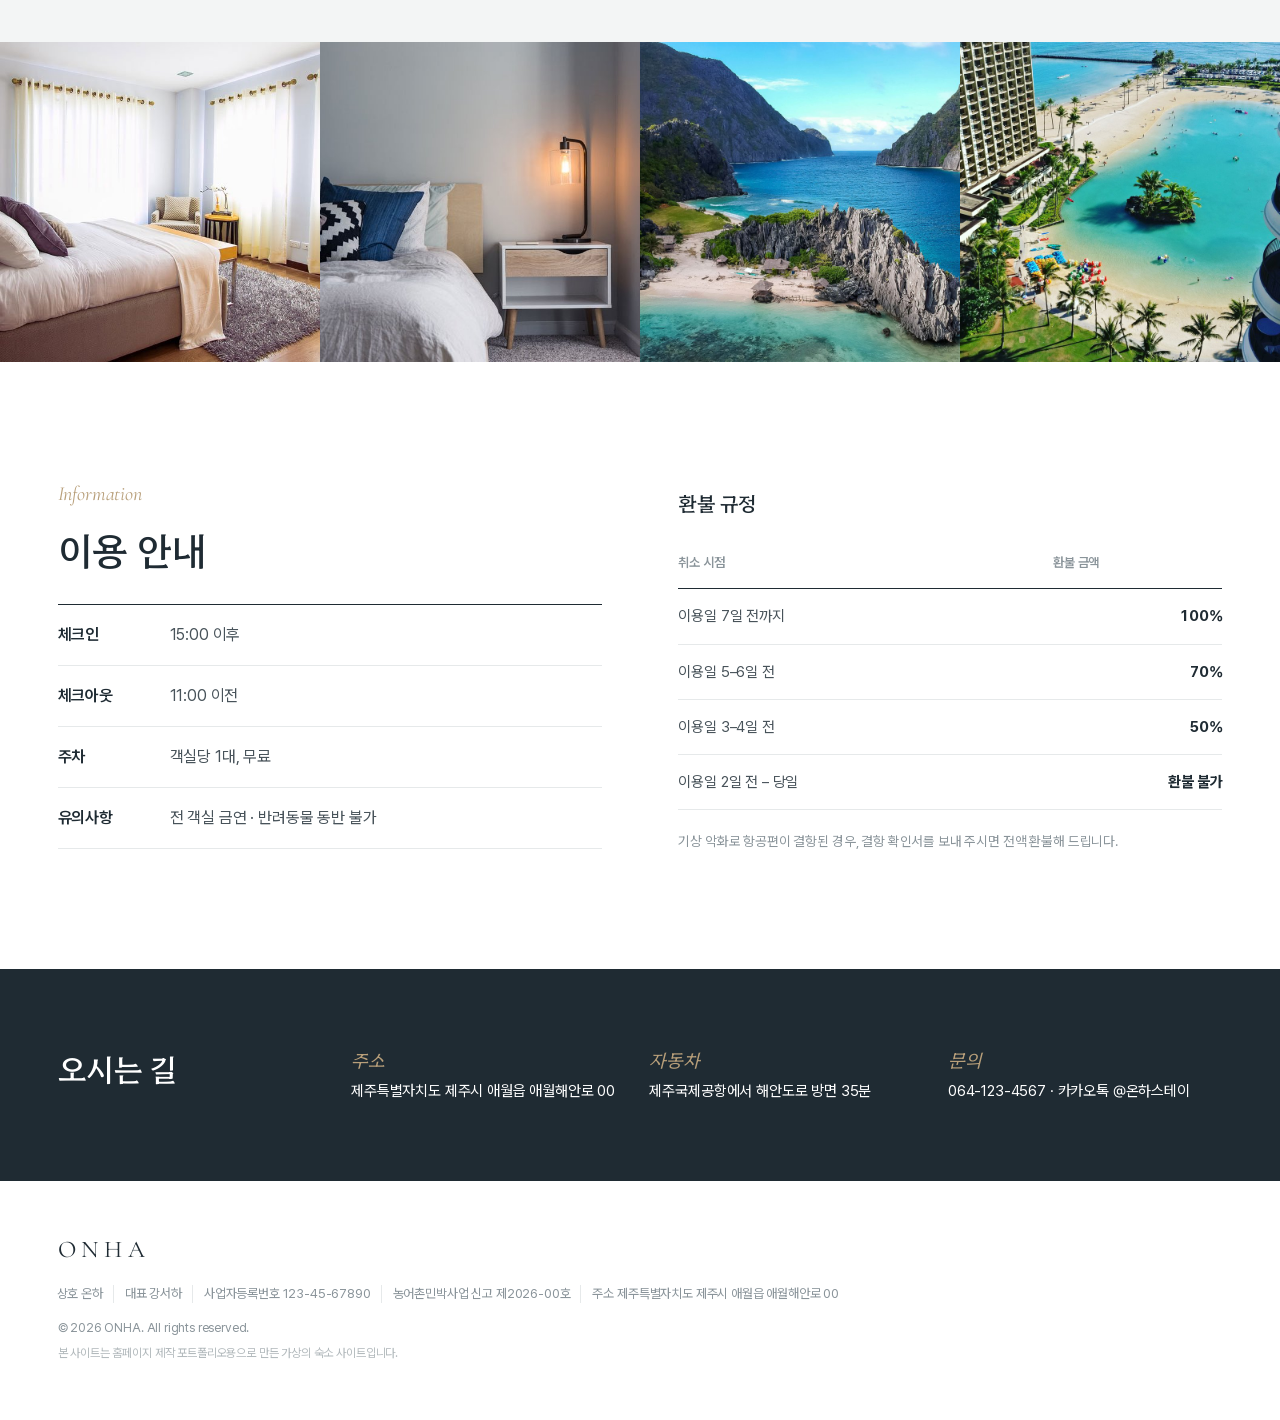
<file: sites/stay/index.html>
<!DOCTYPE html>
<html lang="ko">
<head>
<meta charset="utf-8">
<meta name="viewport" content="width=device-width, initial-scale=1">
<title>온하 ONHA | 제주 애월 부티크 스테이</title>
<meta name="description" content="애월 해안도로 끝, 네 개의 객실만 있는 오션뷰 부티크 스테이 온하. 인피니티 풀과 제주 조식을 준비했습니다.">
<meta property="og:title" content="온하 ONHA | 제주 애월 부티크 스테이">
<meta property="og:description" content="바다가 가장 먼저 인사하는 곳.">
<meta property="og:type" content="website">
<link rel="stylesheet" href="../../assets/fonts/hahmlet/hahmlet.css">
<link rel="stylesheet" href="../../assets/fonts/cormorant/cormorant.css">
<link rel="stylesheet" href="../../assets/fonts/pretendard/pretendardvariable-dynamic-subset.css">
<link rel="stylesheet" href="style.css">
</head>
<body>

<svg width="0" height="0" style="position:absolute" aria-hidden="true">
  <symbol id="i-menu" viewBox="0 0 24 24"><path d="M4 8h16M4 16h16" stroke="currentColor" stroke-width="1.5" stroke-linecap="round"/></symbol>
  <symbol id="i-close" viewBox="0 0 24 24"><path d="M6 6l12 12M18 6L6 18" stroke="currentColor" stroke-width="1.5" stroke-linecap="round"/></symbol>
  <symbol id="i-arrow" viewBox="0 0 24 24"><path d="M5 12h14M13.5 6.5L19 12l-5.5 5.5" fill="none" stroke="currentColor" stroke-width="1.5" stroke-linecap="round" stroke-linejoin="round"/></symbol>
</svg>

<a class="skip" href="#main">본문 바로가기</a>

<header class="header">
  <div class="container header-inner">
    <a class="logo" href="#top">ONHA<small>온하 · Aewol Jeju</small></a>
    <nav class="gnb" aria-label="주 메뉴">
      <a href="#about">스테이</a>
      <a href="#rooms">객실</a>
      <a href="#facilities">부대시설</a>
      <a href="#info">이용 안내</a>
      <a href="#location">오시는 길</a>
    </nav>
    <a class="btn btn-dark btn-sm header-cta" href="#booking">예약하기</a>
    <button class="menu-btn" type="button" aria-label="메뉴 열기" aria-expanded="false" aria-controls="mnav"><svg><use href="#i-menu"/></svg></button>
  </div>
  <nav class="mnav" id="mnav" aria-label="모바일 메뉴" hidden>
    <a href="#about">스테이</a><a href="#rooms">객실</a><a href="#facilities">부대시설</a><a href="#info">이용 안내</a><a href="#location">오시는 길</a>
  </nav>
</header>

<main id="main">

  <section class="hero" id="top">
    <figure class="hero-media"><img src="images/hero.jpg" alt="바다를 향해 열린 온하의 풀" width="1600" height="900" fetchpriority="high"></figure>
    <div class="container hero-copy">
      <p class="hero-place">Aewol, Jeju</p>
      <h1>통창 가득 애월 바다,<br>오션뷰 독채 스테이</h1>
      <p>전 객실 오션뷰 · 온수 인피니티 풀 · 제주 조식</p>
    </div>
  </section>

  <section class="booking" id="booking" aria-label="예약 조회">
    <div class="container">
      <form class="booking-bar" novalidate>
        <div class="bf"><label for="b-in">체크인</label><input id="b-in" type="date" required></div>
        <div class="bf"><label for="b-out">체크아웃</label><input id="b-out" type="date" required></div>
        <div class="bf"><label for="b-room">객실</label>
          <select id="b-room"><option>오름 · 스탠다드</option><option>윤슬 · 오션 트윈</option><option>온하 스위트</option></select>
        </div>
        <div class="bf"><label for="b-guest">인원</label>
          <select id="b-guest"><option>성인 2명</option><option>성인 2명 · 아동 1명</option><option>성인 3명</option><option>성인 4명</option></select>
        </div>
        <button class="btn btn-dark" type="submit">예약 문의</button>
        <p class="booking-msg" role="status" aria-live="polite"></p>
      </form>
    </div>
  </section>

  <section class="about" id="about" aria-labelledby="about-title">
    <div class="container about-grid">
      <div class="about-copy">
        <p class="eyebrow">The Stay</p>
        <h2 id="about-title">객실은 단 4개,<br>모든 창이 바다를 향합니다</h2>
        <p>애월 해안도로 끝, 한적한 바닷가에 자리한 스테이입니다. 객실마다 통창과 개별 테라스가 있어 방 안에서도 바다를 온전히 즐길 수 있습니다.</p>
        <dl class="about-facts">
          <div><dt>4</dt><dd>객실</dd></div>
          <div><dt>100%</dt><dd>오션뷰</dd></div>
          <div><dt>35분</dt><dd>제주공항에서</dd></div>
        </dl>
      </div>
      <figure class="about-media"><img src="images/intro.jpg" alt="바다 옆 선베드가 놓인 풀 데크" loading="lazy" width="1000" height="1200"></figure>
    </div>
  </section>

  <section class="section" id="rooms" aria-labelledby="rooms-title">
    <div class="container">
      <div class="section-head">
        <p class="eyebrow">Rooms</p>
        <h2 id="rooms-title">객실</h2>
      </div>
      <div class="room-grid">
        <article class="room">
          <figure><img src="images/room-a.jpg" alt="밝은 톤의 오름 객실" loading="lazy" width="800" height="560"></figure>
          <div class="room-body">
            <p class="room-en">Oreum</p>
            <h3>오름 <span>스탠다드 더블</span></h3>
            <ul class="room-spec"><li>33㎡</li><li>기준 2인 · 최대 2인</li><li>퀸 베드</li></ul>
            <p class="room-price"><strong>220,000원</strong> ~ / 1박</p>
          </div>
        </article>
        <article class="room">
          <figure><img src="images/room-b.jpg" alt="창가에 벤치가 놓인 윤슬 객실" loading="lazy" width="800" height="560"></figure>
          <div class="room-body">
            <p class="room-en">Yunseul</p>
            <h3>윤슬 <span>오션 트윈</span></h3>
            <ul class="room-spec"><li>40㎡</li><li>기준 2인 · 최대 3인</li><li>킹 베드 + 데이베드</li></ul>
            <p class="room-price"><strong>280,000원</strong> ~ / 1박</p>
          </div>
        </article>
        <article class="room">
          <figure><img src="images/room-c.jpg" alt="개별 거실이 딸린 온하 스위트" loading="lazy" width="800" height="560"></figure>
          <div class="room-body">
            <p class="room-en">Onha Suite</p>
            <h3>온하 스위트 <span>개별 자쿠지</span></h3>
            <ul class="room-spec"><li>66㎡</li><li>기준 2인 · 최대 4인</li><li>킹 베드 2</li></ul>
            <p class="room-price"><strong>420,000원</strong> ~ / 1박</p>
          </div>
        </article>
      </div>
      <p class="note">주말(금·토)과 성수기(7월 15일–8월 20일)에는 요금이 달라집니다. 기준 인원 초과 시 1인 30,000원이 추가되며, 2박 이상 연박 시 둘째 날부터 10% 할인됩니다.</p>
    </div>
  </section>

  <section class="section facilities" id="facilities" aria-labelledby="fac-title">
    <div class="container">
      <div class="section-head">
        <p class="eyebrow">Facilities</p>
        <h2 id="fac-title">부대시설</h2>
      </div>
      <div class="fac-grid">
        <article>
          <figure><img src="images/f-pool.jpg" alt="바다와 이어지는 인피니티 풀" loading="lazy" width="800" height="600"></figure>
          <h3>인피니티 풀</h3>
          <p>수평선과 맞닿은 온수 풀. 5월부터 10월까지, 매일 09:00–20:00 운영합니다.</p>
        </article>
        <article>
          <figure><img src="images/f-breakfast.jpg" alt="제철 재료로 차린 조식 한 상" loading="lazy" width="800" height="600"></figure>
          <h3>제주 조식</h3>
          <p>동문시장에서 들인 제철 재료로 차린 한 상. 08:00–10:00, 1인 25,000원입니다.</p>
        </article>
        <article>
          <figure><img src="images/f-lounge.jpg" alt="해 질 무렵 불이 켜진 라운지" loading="lazy" width="800" height="600"></figure>
          <h3>선셋 라운지</h3>
          <p>해 질 무렵이 가장 아름다운 공간. 음료와 책을 준비해 두었습니다. 24시간 이용 가능합니다.</p>
        </article>
      </div>
    </div>
  </section>

  <section class="gallery" aria-label="갤러리">
    <div class="gallery-grid">
      <img src="images/g-1.jpg" alt="햇살이 드는 객실" loading="lazy" width="800" height="800">
      <img src="images/g-2.jpg" alt="침대 옆 조명" loading="lazy" width="800" height="800">
      <img src="images/g-3.jpg" alt="애월 앞바다의 해안 절벽" loading="lazy" width="800" height="800">
      <img src="images/g-4.jpg" alt="위에서 내려다본 해변" loading="lazy" width="800" height="800">
    </div>
  </section>

  <section class="section" id="info" aria-labelledby="info-title">
    <div class="container info-grid">
      <div>
        <p class="eyebrow">Information</p>
        <h2 id="info-title">이용 안내</h2>
        <dl class="info-list">
          <div><dt>체크인</dt><dd>15:00 이후</dd></div>
          <div><dt>체크아웃</dt><dd>11:00 이전</dd></div>
          <div><dt>주차</dt><dd>객실당 1대, 무료</dd></div>
          <div><dt>유의사항</dt><dd>전 객실 금연 · 반려동물 동반 불가</dd></div>
        </dl>
      </div>
      <div>
        <h3 class="refund-title">환불 규정</h3>
        <table class="refund">
          <thead><tr><th scope="col">취소 시점</th><th scope="col">환불 금액</th></tr></thead>
          <tbody>
            <tr><td>이용일 7일 전까지</td><td>100%</td></tr>
            <tr><td>이용일 5–6일 전</td><td>70%</td></tr>
            <tr><td>이용일 3–4일 전</td><td>50%</td></tr>
            <tr><td>이용일 2일 전 – 당일</td><td>환불 불가</td></tr>
          </tbody>
        </table>
        <p class="note">기상 악화로 항공편이 결항된 경우, 결항 확인서를 보내 주시면 전액 환불해 드립니다.</p>
      </div>
    </div>
  </section>

  <section class="location" id="location" aria-labelledby="loc-title">
    <div class="container loc-grid">
      <h2 id="loc-title">오시는 길</h2>
      <dl>
        <div><dt>주소</dt><dd>제주특별자치도 제주시 애월읍 애월해안로 00</dd></div>
        <div><dt>자동차</dt><dd>제주국제공항에서 해안도로 방면 35분</dd></div>
        <div><dt>문의</dt><dd>064-123-4567 · 카카오톡 @온하스테이</dd></div>
      </dl>
    </div>
  </section>

</main>

<footer class="footer">
  <div class="container">
    <p class="footer-logo">ONHA</p>
    <p class="biz"><span>상호 온하</span><span>대표 강서하</span><span>사업자등록번호 123-45-67890</span><span>농어촌민박사업 신고 제2026-00호</span><span>주소 제주특별자치도 제주시 애월읍 애월해안로 00</span></p>
    <p class="copy">© 2026 ONHA. All rights reserved.</p>
    <p class="demo-note">본 사이트는 홈페이지 제작 포트폴리오용으로 만든 가상의 숙소 사이트입니다.</p>
  </div>
</footer>

<script src="main.js"></script>
</body>
</html>
</file>
<file: assets/fonts/archivo/archivo.css>
/* archivo-vietnamese-wdth-normal */
@font-face {
  font-family: 'Archivo Variable';
  font-style: normal;
  font-display: swap;
  font-weight: 100 900;
  font-stretch: 62% 125%;
  src: url(./files/archivo-vietnamese-wdth-normal.woff2) format('woff2-variations');
  unicode-range: U+0102-0103,U+0110-0111,U+0128-0129,U+0168-0169,U+01A0-01A1,U+01AF-01B0,U+0300-0301,U+0303-0304,U+0308-0309,U+0323,U+0329,U+1EA0-1EF9,U+20AB;
}

/* archivo-latin-ext-wdth-normal */
@font-face {
  font-family: 'Archivo Variable';
  font-style: normal;
  font-display: swap;
  font-weight: 100 900;
  font-stretch: 62% 125%;
  src: url(./files/archivo-latin-ext-wdth-normal.woff2) format('woff2-variations');
  unicode-range: U+0100-02BA,U+02BD-02C5,U+02C7-02CC,U+02CE-02D7,U+02DD-02FF,U+0304,U+0308,U+0329,U+1D00-1DBF,U+1E00-1E9F,U+1EF2-1EFF,U+2020,U+20A0-20AB,U+20AD-20C0,U+2113,U+2C60-2C7F,U+A720-A7FF;
}

/* archivo-latin-wdth-normal */
@font-face {
  font-family: 'Archivo Variable';
  font-style: normal;
  font-display: swap;
  font-weight: 100 900;
  font-stretch: 62% 125%;
  src: url(./files/archivo-latin-wdth-normal.woff2) format('woff2-variations');
  unicode-range: U+0000-00FF,U+0131,U+0152-0153,U+02BB-02BC,U+02C6,U+02DA,U+02DC,U+0304,U+0308,U+0329,U+2000-206F,U+20AC,U+2122,U+2191,U+2193,U+2212,U+2215,U+FEFF,U+FFFD;
}
</file>
<file: assets/fonts/pretendard/pretendardvariable-dynamic-subset.css>
/*
Copyright (c) 2021 Kil Hyung-jin, with Reserved Font Name Pretendard.
https://github.com/orioncactus/pretendard

This Font Software is licensed under the SIL Open Font License, Version 1.1.
This license is copied below, and is also available with a FAQ at:
http://scripts.sil.org/OFL
*/
/* [0] */
@font-face {
	font-family: 'Pretendard Variable';
	font-style: normal;
	font-display: swap;
	font-weight: 45 920;
	src: url(./woff2-dynamic-subset/PretendardVariable.subset.0.woff2) format('woff2-variations');
	unicode-range: U+f9ca-fa0b, U+ff03-ff05, U+ff07, U+ff0a-ff0b, U+ff0d-ff19, U+ff1b, U+ff1d, U+ff20-ff5b, U+ff5d, U+ffe0-ffe3, U+ffe5-ffe6;
}

/* [1] */
@font-face {
	font-family: 'Pretendard Variable';
	font-style: normal;
	font-display: swap;
	font-weight: 45 920;
	src: url(./woff2-dynamic-subset/PretendardVariable.subset.1.woff2) format('woff2-variations');
	unicode-range: U+d723-d728, U+d72a-d733, U+d735-d748, U+d74a-d74f, U+d752-d753, U+d755-d757, U+d75a-d75f, U+d762-d764, U+d766-d768, U+d76a-d76b, U+d76d-d76f, U+d771-d787, U+d789-d78b, U+d78d-d78f, U+d791-d797, U+d79a, U+d79c, U+d79e-d7a3, U+f900-f909, U+f90b-f92e;
}

/* [2] */
@font-face {
	font-family: 'Pretendard Variable';
	font-style: normal;
	font-display: swap;
	font-weight: 45 920;
	src: url(./woff2-dynamic-subset/PretendardVariable.subset.2.woff2) format('woff2-variations');
	unicode-range: U+d679-d68b, U+d68e-d69e, U+d6a0, U+d6a2-d6a7, U+d6a9-d6c3, U+d6c6-d6c7, U+d6c9-d6cb, U+d6cd-d6d3, U+d6d5-d6d6, U+d6d8-d6e3, U+d6e5-d6e7, U+d6e9-d6fb, U+d6fd-d717, U+d719-d71f, U+d721-d722;
}

/* [3] */
@font-face {
	font-family: 'Pretendard Variable';
	font-style: normal;
	font-display: swap;
	font-weight: 45 920;
	src: url(./woff2-dynamic-subset/PretendardVariable.subset.3.woff2) format('woff2-variations');
	unicode-range: U+d5bc-d5c7, U+d5ca-d5cb, U+d5cd-d5cf, U+d5d1-d5d7, U+d5d9-d5da, U+d5dc, U+d5de-d5e3, U+d5e6-d5e7, U+d5e9-d5eb, U+d5ed-d5f6, U+d5f8, U+d5fa-d5ff, U+d602-d603, U+d605-d607, U+d609-d60f, U+d612-d613, U+d616-d61b, U+d61d-d637, U+d63a-d63b, U+d63d-d63f, U+d641-d647, U+d64a-d64c, U+d64e-d653, U+d656-d657, U+d659-d65b, U+d65d-d666, U+d668, U+d66a-d678;
}

/* [4] */
@font-face {
	font-family: 'Pretendard Variable';
	font-style: normal;
	font-display: swap;
	font-weight: 45 920;
	src: url(./woff2-dynamic-subset/PretendardVariable.subset.4.woff2) format('woff2-variations');
	unicode-range: U+d507, U+d509-d50b, U+d50d-d513, U+d515-d53b, U+d53e-d53f, U+d541-d543, U+d545-d54c, U+d54e, U+d550, U+d552-d557, U+d55a-d55b, U+d55d-d55f, U+d561-d564, U+d566-d567, U+d56a, U+d56c, U+d56e-d573, U+d576-d577, U+d579-d583, U+d585-d586, U+d58a-d5a4, U+d5a6-d5bb;
}

/* [5] */
@font-face {
	font-family: 'Pretendard Variable';
	font-style: normal;
	font-display: swap;
	font-weight: 45 920;
	src: url(./woff2-dynamic-subset/PretendardVariable.subset.5.woff2) format('woff2-variations');
	unicode-range: U+d464-d477, U+d47a-d47b, U+d47d-d47f, U+d481-d487, U+d489-d48a, U+d48c, U+d48e-d4e7, U+d4e9-d503, U+d505-d506;
}

/* [6] */
@font-face {
	font-family: 'Pretendard Variable';
	font-style: normal;
	font-display: swap;
	font-weight: 45 920;
	src: url(./woff2-dynamic-subset/PretendardVariable.subset.6.woff2) format('woff2-variations');
	unicode-range: U+d3bf-d3c7, U+d3ca-d3cf, U+d3d1-d3eb, U+d3ee-d3ef, U+d3f1-d3f3, U+d3f5-d3fb, U+d3fd-d400, U+d402-d45b, U+d45d-d463;
}

/* [7] */
@font-face {
	font-family: 'Pretendard Variable';
	font-style: normal;
	font-display: swap;
	font-weight: 45 920;
	src: url(./woff2-dynamic-subset/PretendardVariable.subset.7.woff2) format('woff2-variations');
	unicode-range: U+d2ff, U+d302-d304, U+d306-d30b, U+d30f, U+d311-d313, U+d315-d31b, U+d31e, U+d322-d324, U+d326-d327, U+d32a-d32b, U+d32d-d32f, U+d331-d337, U+d339-d33c, U+d33e-d37b, U+d37e-d37f, U+d381-d383, U+d385-d38b, U+d38e-d390, U+d392-d397, U+d39a-d39b, U+d39d-d39f, U+d3a1-d3a7, U+d3a9-d3aa, U+d3ac, U+d3ae-d3b3, U+d3b5-d3b7, U+d3b9-d3bb, U+d3bd-d3be;
}

/* [8] */
@font-face {
	font-family: 'Pretendard Variable';
	font-style: normal;
	font-display: swap;
	font-weight: 45 920;
	src: url(./woff2-dynamic-subset/PretendardVariable.subset.8.woff2) format('woff2-variations');
	unicode-range: U+d257-d27f, U+d281-d29b, U+d29d-d29f, U+d2a1-d2ab, U+d2ad-d2b7, U+d2ba-d2bb, U+d2bd-d2bf, U+d2c1-d2c7, U+d2c9-d2ef, U+d2f2-d2f3, U+d2f5-d2f7, U+d2f9-d2fe;
}

/* [9] */
@font-face {
	font-family: 'Pretendard Variable';
	font-style: normal;
	font-display: swap;
	font-weight: 45 920;
	src: url(./woff2-dynamic-subset/PretendardVariable.subset.9.woff2) format('woff2-variations');
	unicode-range: U+d1b4, U+d1b6-d1f3, U+d1f5-d22b, U+d22e-d22f, U+d231-d233, U+d235-d23b, U+d23d-d240, U+d242-d256;
}

/* [10] */
@font-face {
	font-family: 'Pretendard Variable';
	font-style: normal;
	font-display: swap;
	font-weight: 45 920;
	src: url(./woff2-dynamic-subset/PretendardVariable.subset.10.woff2) format('woff2-variations');
	unicode-range: U+d105-d12f, U+d132-d133, U+d135-d137, U+d139-d13f, U+d141-d142, U+d144, U+d146-d14b, U+d14e-d14f, U+d151-d153, U+d155-d15b, U+d15e-d187, U+d189-d19f, U+d1a2-d1a3, U+d1a5-d1a7, U+d1a9-d1af, U+d1b2-d1b3;
}

/* [11] */
@font-face {
	font-family: 'Pretendard Variable';
	font-style: normal;
	font-display: swap;
	font-weight: 45 920;
	src: url(./woff2-dynamic-subset/PretendardVariable.subset.11.woff2) format('woff2-variations');
	unicode-range: U+d04b-d04f, U+d051-d057, U+d059-d06b, U+d06d-d06f, U+d071-d073, U+d075-d07b, U+d07e-d0a3, U+d0a6-d0a7, U+d0a9-d0ab, U+d0ad-d0b3, U+d0b6, U+d0b8, U+d0ba-d0bf, U+d0c2-d0c3, U+d0c5-d0c7, U+d0c9-d0cf, U+d0d2, U+d0d6-d0db, U+d0de-d0df, U+d0e1-d0e3, U+d0e5-d0eb, U+d0ee-d0f0, U+d0f2-d104;
}

/* [12] */
@font-face {
	font-family: 'Pretendard Variable';
	font-style: normal;
	font-display: swap;
	font-weight: 45 920;
	src: url(./woff2-dynamic-subset/PretendardVariable.subset.12.woff2) format('woff2-variations');
	unicode-range: U+cfa2-cfc3, U+cfc5-cfdf, U+cfe2-cfe3, U+cfe5-cfe7, U+cfe9-cff4, U+cff6-cffb, U+cffd-cfff, U+d001-d003, U+d005-d017, U+d019-d033, U+d036-d037, U+d039-d03b, U+d03d-d04a;
}

/* [13] */
@font-face {
	font-family: 'Pretendard Variable';
	font-style: normal;
	font-display: swap;
	font-weight: 45 920;
	src: url(./woff2-dynamic-subset/PretendardVariable.subset.13.woff2) format('woff2-variations');
	unicode-range: U+cef0-cef3, U+cef6, U+cef9-ceff, U+cf01-cf03, U+cf05-cf07, U+cf09-cf0f, U+cf11-cf12, U+cf14-cf1b, U+cf1d-cf1f, U+cf21-cf2f, U+cf31-cf53, U+cf56-cf57, U+cf59-cf5b, U+cf5d-cf63, U+cf66, U+cf68, U+cf6a-cf6f, U+cf71-cf84, U+cf86-cf8b, U+cf8d-cfa1;
}

/* [14] */
@font-face {
	font-family: 'Pretendard Variable';
	font-style: normal;
	font-display: swap;
	font-weight: 45 920;
	src: url(./woff2-dynamic-subset/PretendardVariable.subset.14.woff2) format('woff2-variations');
	unicode-range: U+ce3c-ce57, U+ce5a-ce5b, U+ce5d-ce5f, U+ce61-ce67, U+ce6a, U+ce6c, U+ce6e-ce73, U+ce76-ce77, U+ce79-ce7b, U+ce7d-ce83, U+ce85-ce88, U+ce8a-ce8f, U+ce91-ce93, U+ce95-ce97, U+ce99-ce9f, U+cea2, U+cea4-ceab, U+cead-cee3, U+cee6-cee7, U+cee9-ceeb, U+ceed-ceef;
}

/* [15] */
@font-face {
	font-family: 'Pretendard Variable';
	font-style: normal;
	font-display: swap;
	font-weight: 45 920;
	src: url(./woff2-dynamic-subset/PretendardVariable.subset.15.woff2) format('woff2-variations');
	unicode-range: U+cd92-cd93, U+cd96-cd97, U+cd99-cd9b, U+cd9d-cda3, U+cda6-cda8, U+cdaa-cdaf, U+cdb1-cdc3, U+cdc5-cdcb, U+cdcd-cde7, U+cde9-ce03, U+ce05-ce1f, U+ce22-ce34, U+ce36-ce3b;
}

/* [16] */
@font-face {
	font-family: 'Pretendard Variable';
	font-style: normal;
	font-display: swap;
	font-weight: 45 920;
	src: url(./woff2-dynamic-subset/PretendardVariable.subset.16.woff2) format('woff2-variations');
	unicode-range: U+ccef-cd07, U+cd0a-cd0b, U+cd0d-cd1a, U+cd1c, U+cd1e-cd2b, U+cd2d-cd5b, U+cd5d-cd77, U+cd79-cd91;
}

/* [17] */
@font-face {
	font-family: 'Pretendard Variable';
	font-style: normal;
	font-display: swap;
	font-weight: 45 920;
	src: url(./woff2-dynamic-subset/PretendardVariable.subset.17.woff2) format('woff2-variations');
	unicode-range: U+cc3f-cc43, U+cc46-cc47, U+cc49-cc4b, U+cc4d-cc53, U+cc55-cc58, U+cc5a-cc5f, U+cc61-cc97, U+cc9a-cc9b, U+cc9d-cc9f, U+cca1-cca7, U+ccaa, U+ccac, U+ccae-ccb3, U+ccb6-ccb7, U+ccb9-ccbb, U+ccbd-cccf, U+ccd1-cce3, U+cce5-ccee;
}

/* [18] */
@font-face {
	font-family: 'Pretendard Variable';
	font-style: normal;
	font-display: swap;
	font-weight: 45 920;
	src: url(./woff2-dynamic-subset/PretendardVariable.subset.18.woff2) format('woff2-variations');
	unicode-range: U+cb91-cbd3, U+cbd5-cbe3, U+cbe5-cc0b, U+cc0e-cc0f, U+cc11-cc13, U+cc15-cc1b, U+cc1d-cc20, U+cc23-cc27, U+cc2a-cc2b, U+cc2d, U+cc2f, U+cc31-cc37, U+cc3a, U+cc3c;
}

/* [19] */
@font-face {
	font-family: 'Pretendard Variable';
	font-style: normal;
	font-display: swap;
	font-weight: 45 920;
	src: url(./woff2-dynamic-subset/PretendardVariable.subset.19.woff2) format('woff2-variations');
	unicode-range: U+caf4-cb47, U+cb4a-cb90;
}

/* [20] */
@font-face {
	font-family: 'Pretendard Variable';
	font-style: normal;
	font-display: swap;
	font-weight: 45 920;
	src: url(./woff2-dynamic-subset/PretendardVariable.subset.20.woff2) format('woff2-variations');
	unicode-range: U+ca4a-ca4b, U+ca4e-ca4f, U+ca51-ca53, U+ca55-ca5b, U+ca5d-ca60, U+ca62-ca83, U+ca85-cabb, U+cabe-cabf, U+cac1-cac3, U+cac5-cacb, U+cacd-cad0, U+cad2, U+cad4-cad8, U+cada-caf3;
}

/* [21] */
@font-face {
	font-family: 'Pretendard Variable';
	font-style: normal;
	font-display: swap;
	font-weight: 45 920;
	src: url(./woff2-dynamic-subset/PretendardVariable.subset.21.woff2) format('woff2-variations');
	unicode-range: U+c996-c997, U+c99a-c99c, U+c99e-c9bf, U+c9c2-c9c3, U+c9c5-c9c7, U+c9c9-c9cf, U+c9d2, U+c9d4, U+c9d7-c9d8, U+c9db, U+c9de-c9df, U+c9e1-c9e3, U+c9e5-c9e6, U+c9e8-c9eb, U+c9ee-c9f0, U+c9f2-c9f7, U+c9f9-ca0b, U+ca0d-ca28, U+ca2a-ca49;
}

/* [22] */
@font-face {
	font-family: 'Pretendard Variable';
	font-style: normal;
	font-display: swap;
	font-weight: 45 920;
	src: url(./woff2-dynamic-subset/PretendardVariable.subset.22.woff2) format('woff2-variations');
	unicode-range: U+c8e9-c8f4, U+c8f6-c8fb, U+c8fe-c8ff, U+c901-c903, U+c905-c90b, U+c90e-c910, U+c912-c917, U+c919-c92b, U+c92d-c94f, U+c951-c953, U+c955-c96b, U+c96d-c973, U+c975-c987, U+c98a-c98b, U+c98d-c98f, U+c991-c995;
}

/* [23] */
@font-face {
	font-family: 'Pretendard Variable';
	font-style: normal;
	font-display: swap;
	font-weight: 45 920;
	src: url(./woff2-dynamic-subset/PretendardVariable.subset.23.woff2) format('woff2-variations');
	unicode-range: U+c841-c84b, U+c84d-c86f, U+c872-c873, U+c875-c877, U+c879-c87f, U+c882-c884, U+c887-c88a, U+c88d-c8c3, U+c8c5-c8df, U+c8e1-c8e8;
}

/* [24] */
@font-face {
	font-family: 'Pretendard Variable';
	font-style: normal;
	font-display: swap;
	font-weight: 45 920;
	src: url(./woff2-dynamic-subset/PretendardVariable.subset.24.woff2) format('woff2-variations');
	unicode-range: U+c779-c77b, U+c77e-c782, U+c786, U+c78b, U+c78d, U+c78f, U+c792-c793, U+c795, U+c797, U+c799-c79f, U+c7a2, U+c7a7-c7ab, U+c7ae-c7bb, U+c7bd-c7c0, U+c7c2-c7c7, U+c7c9-c7dc, U+c7de-c7ff, U+c802-c803, U+c805-c807, U+c809, U+c80b-c80f, U+c812, U+c814, U+c817-c81b, U+c81e-c81f, U+c821-c823, U+c825-c82e, U+c830-c837, U+c839-c83b, U+c83d-c840;
}

/* [25] */
@font-face {
	font-family: 'Pretendard Variable';
	font-style: normal;
	font-display: swap;
	font-weight: 45 920;
	src: url(./woff2-dynamic-subset/PretendardVariable.subset.25.woff2) format('woff2-variations');
	unicode-range: U+c6bb-c6bf, U+c6c2, U+c6c4, U+c6c6-c6cb, U+c6ce-c6cf, U+c6d1-c6d3, U+c6d5-c6db, U+c6dd-c6df, U+c6e1-c6e7, U+c6e9-c6eb, U+c6ed-c6ef, U+c6f1-c6f8, U+c6fa-c703, U+c705-c707, U+c709-c70b, U+c70d-c716, U+c718, U+c71a-c71f, U+c722-c723, U+c725-c727, U+c729-c734, U+c736-c73b, U+c73e-c73f, U+c741-c743, U+c745-c74b, U+c74e-c750, U+c752-c757, U+c759-c773, U+c776-c777;
}

/* [26] */
@font-face {
	font-family: 'Pretendard Variable';
	font-style: normal;
	font-display: swap;
	font-weight: 45 920;
	src: url(./woff2-dynamic-subset/PretendardVariable.subset.26.woff2) format('woff2-variations');
	unicode-range: U+c5f5-c5fb, U+c5fe, U+c602-c605, U+c607, U+c609-c60f, U+c611-c61a, U+c61c-c623, U+c626-c627, U+c629-c62b, U+c62d, U+c62f-c632, U+c636, U+c638, U+c63a-c63f, U+c642-c643, U+c645-c647, U+c649-c652, U+c656-c65b, U+c65d-c65f, U+c661-c663, U+c665-c677, U+c679-c67b, U+c67d-c693, U+c696-c697, U+c699-c69b, U+c69d-c6a3, U+c6a6, U+c6a8, U+c6aa-c6af, U+c6b2-c6b3, U+c6b5-c6b7, U+c6b9-c6ba;
}

/* [27] */
@font-face {
	font-family: 'Pretendard Variable';
	font-style: normal;
	font-display: swap;
	font-weight: 45 920;
	src: url(./woff2-dynamic-subset/PretendardVariable.subset.27.woff2) format('woff2-variations');
	unicode-range: U+c517-c527, U+c52a-c52b, U+c52d-c52f, U+c531-c538, U+c53a, U+c53c, U+c53e-c543, U+c546-c547, U+c54b, U+c54d-c552, U+c556, U+c55a-c55b, U+c55d, U+c55f, U+c562-c563, U+c565-c567, U+c569-c56f, U+c572, U+c574, U+c576-c57b, U+c57e-c57f, U+c581-c583, U+c585-c586, U+c588-c58b, U+c58e, U+c590, U+c592-c596, U+c599-c5b3, U+c5b6-c5b7, U+c5ba, U+c5be-c5c3, U+c5ca-c5cb, U+c5cd, U+c5cf, U+c5d2-c5d3, U+c5d5-c5d7, U+c5d9-c5df, U+c5e1-c5e2, U+c5e4, U+c5e6-c5eb, U+c5ef, U+c5f1-c5f3;
}

/* [28] */
@font-face {
	font-family: 'Pretendard Variable';
	font-style: normal;
	font-display: swap;
	font-weight: 45 920;
	src: url(./woff2-dynamic-subset/PretendardVariable.subset.28.woff2) format('woff2-variations');
	unicode-range: U+c475-c4ef, U+c4f2-c4f3, U+c4f5-c4f7, U+c4f9-c4ff, U+c502-c50b, U+c50d-c516;
}

/* [29] */
@font-face {
	font-family: 'Pretendard Variable';
	font-style: normal;
	font-display: swap;
	font-weight: 45 920;
	src: url(./woff2-dynamic-subset/PretendardVariable.subset.29.woff2) format('woff2-variations');
	unicode-range: U+c3d0-c3d7, U+c3da-c3db, U+c3dd-c3de, U+c3e1-c3ec, U+c3ee-c3f3, U+c3f5-c42b, U+c42d-c463, U+c466-c474;
}

/* [30] */
@font-face {
	font-family: 'Pretendard Variable';
	font-style: normal;
	font-display: swap;
	font-weight: 45 920;
	src: url(./woff2-dynamic-subset/PretendardVariable.subset.30.woff2) format('woff2-variations');
	unicode-range: U+c32b-c367, U+c36a-c36b, U+c36d-c36f, U+c371-c377, U+c37a-c37b, U+c37e-c383, U+c385-c387, U+c389-c3cf;
}

/* [31] */
@font-face {
	font-family: 'Pretendard Variable';
	font-style: normal;
	font-display: swap;
	font-weight: 45 920;
	src: url(./woff2-dynamic-subset/PretendardVariable.subset.31.woff2) format('woff2-variations');
	unicode-range: U+c26a-c26b, U+c26d-c26f, U+c271-c273, U+c275-c27b, U+c27e-c287, U+c289-c28f, U+c291-c297, U+c299-c29a, U+c29c-c2a3, U+c2a5-c2a7, U+c2a9-c2ab, U+c2ad-c2b3, U+c2b6, U+c2b8, U+c2ba-c2bb, U+c2bd-c2db, U+c2de-c2df, U+c2e1-c2e2, U+c2e5-c2ea, U+c2ee, U+c2f0, U+c2f2-c2f5, U+c2f7, U+c2fa-c2fb, U+c2fd-c2ff, U+c301-c307, U+c309-c30c, U+c30e-c312, U+c315-c323, U+c325-c328, U+c32a;
}

/* [32] */
@font-face {
	font-family: 'Pretendard Variable';
	font-style: normal;
	font-display: swap;
	font-weight: 45 920;
	src: url(./woff2-dynamic-subset/PretendardVariable.subset.32.woff2) format('woff2-variations');
	unicode-range: U+c1bc-c1c3, U+c1c5-c1df, U+c1e1-c1fb, U+c1fd-c203, U+c205-c20c, U+c20e, U+c210-c217, U+c21a-c21b, U+c21d-c21e, U+c221-c227, U+c229-c22a, U+c22c, U+c22e, U+c230, U+c233-c24f, U+c251-c257, U+c259-c269;
}

/* [33] */
@font-face {
	font-family: 'Pretendard Variable';
	font-style: normal;
	font-display: swap;
	font-weight: 45 920;
	src: url(./woff2-dynamic-subset/PretendardVariable.subset.33.woff2) format('woff2-variations');
	unicode-range: U+c101-c11b, U+c11f, U+c121-c123, U+c125-c12b, U+c12e, U+c132-c137, U+c13a-c13b, U+c13d-c13f, U+c141-c147, U+c14a, U+c14c-c153, U+c155-c157, U+c159-c15b, U+c15d-c166, U+c169-c16f, U+c171-c177, U+c179-c18b, U+c18e-c18f, U+c191-c193, U+c195-c19b, U+c19d-c19e, U+c1a0, U+c1a2-c1a4, U+c1a6-c1bb;
}

/* [34] */
@font-face {
	font-family: 'Pretendard Variable';
	font-style: normal;
	font-display: swap;
	font-weight: 45 920;
	src: url(./woff2-dynamic-subset/PretendardVariable.subset.34.woff2) format('woff2-variations');
	unicode-range: U+c049-c057, U+c059-c05b, U+c05d-c05f, U+c061-c067, U+c069-c08f, U+c091-c0ab, U+c0ae-c0af, U+c0b1-c0b3, U+c0b5, U+c0b7-c0bb, U+c0be, U+c0c2-c0c7, U+c0ca-c0cb, U+c0cd-c0cf, U+c0d1-c0d7, U+c0d9-c0da, U+c0dc, U+c0de-c0e3, U+c0e5-c0eb, U+c0ed-c0f3, U+c0f6, U+c0f8, U+c0fa-c0ff;
}

/* [35] */
@font-face {
	font-family: 'Pretendard Variable';
	font-style: normal;
	font-display: swap;
	font-weight: 45 920;
	src: url(./woff2-dynamic-subset/PretendardVariable.subset.35.woff2) format('woff2-variations');
	unicode-range: U+bfa7-bfaf, U+bfb1-bfc4, U+bfc6-bfcb, U+bfce-bfcf, U+bfd1-bfd3, U+bfd5-bfdb, U+bfdd-c048;
}

/* [36] */
@font-face {
	font-family: 'Pretendard Variable';
	font-style: normal;
	font-display: swap;
	font-weight: 45 920;
	src: url(./woff2-dynamic-subset/PretendardVariable.subset.36.woff2) format('woff2-variations');
	unicode-range: U+bf07, U+bf09-bf3f, U+bf41-bf4f, U+bf52-bf54, U+bf56-bfa6;
}

/* [37] */
@font-face {
	font-family: 'Pretendard Variable';
	font-style: normal;
	font-display: swap;
	font-weight: 45 920;
	src: url(./woff2-dynamic-subset/PretendardVariable.subset.37.woff2) format('woff2-variations');
	unicode-range: U+be56, U+be58, U+be5c-be5f, U+be62-be63, U+be65-be67, U+be69-be74, U+be76-be7b, U+be7e-be7f, U+be81-be8e, U+be90, U+be92-bea7, U+bea9-becf, U+bed2-bed3, U+bed5-bed6, U+bed9-bee3, U+bee6-bf06;
}

/* [38] */
@font-face {
	font-family: 'Pretendard Variable';
	font-style: normal;
	font-display: swap;
	font-weight: 45 920;
	src: url(./woff2-dynamic-subset/PretendardVariable.subset.38.woff2) format('woff2-variations');
	unicode-range: U+bdb0-bdd3, U+bdd5-bdef, U+bdf1-be0b, U+be0d-be0f, U+be11-be13, U+be15-be43, U+be46-be47, U+be49-be4b, U+be4d-be53;
}

/* [39] */
@font-face {
	font-family: 'Pretendard Variable';
	font-style: normal;
	font-display: swap;
	font-weight: 45 920;
	src: url(./woff2-dynamic-subset/PretendardVariable.subset.39.woff2) format('woff2-variations');
	unicode-range: U+bd03, U+bd06, U+bd08, U+bd0a-bd0f, U+bd11-bd22, U+bd25-bd47, U+bd49-bd58, U+bd5a-bd7f, U+bd82-bd83, U+bd85-bd87, U+bd8a-bd8f, U+bd91-bd92, U+bd94, U+bd96-bd98, U+bd9a-bdaf;
}

/* [40] */
@font-face {
	font-family: 'Pretendard Variable';
	font-style: normal;
	font-display: swap;
	font-weight: 45 920;
	src: url(./woff2-dynamic-subset/PretendardVariable.subset.40.woff2) format('woff2-variations');
	unicode-range: U+bc4e-bc83, U+bc86-bc87, U+bc89-bc8b, U+bc8d-bc93, U+bc96, U+bc98, U+bc9b-bc9f, U+bca2-bca3, U+bca5-bca7, U+bca9-bcb2, U+bcb4-bcbb, U+bcbe-bcbf, U+bcc1-bcc3, U+bcc5-bccc, U+bcce-bcd0, U+bcd2-bcd4, U+bcd6-bcf3, U+bcf7, U+bcf9-bcfb, U+bcfd-bd02;
}

/* [41] */
@font-face {
	font-family: 'Pretendard Variable';
	font-style: normal;
	font-display: swap;
	font-weight: 45 920;
	src: url(./woff2-dynamic-subset/PretendardVariable.subset.41.woff2) format('woff2-variations');
	unicode-range: U+bb90-bba3, U+bba5-bbab, U+bbad-bbbf, U+bbc1-bbf7, U+bbfa-bbfb, U+bbfd-bbfe, U+bc01-bc07, U+bc09-bc0a, U+bc0e, U+bc10, U+bc12-bc13, U+bc17, U+bc19-bc1a, U+bc1e, U+bc20-bc23, U+bc26, U+bc28, U+bc2a-bc2c, U+bc2e-bc2f, U+bc32-bc33, U+bc35-bc37, U+bc39-bc3f, U+bc41-bc42, U+bc44, U+bc46-bc48, U+bc4a-bc4d;
}

/* [42] */
@font-face {
	font-family: 'Pretendard Variable';
	font-style: normal;
	font-display: swap;
	font-weight: 45 920;
	src: url(./woff2-dynamic-subset/PretendardVariable.subset.42.woff2) format('woff2-variations');
	unicode-range: U+bae6-bafb, U+bafd-bb17, U+bb19-bb33, U+bb37, U+bb39-bb3a, U+bb3d-bb43, U+bb45-bb46, U+bb48, U+bb4a-bb4f, U+bb51-bb53, U+bb55-bb57, U+bb59-bb62, U+bb64-bb8f;
}

/* [43] */
@font-face {
	font-family: 'Pretendard Variable';
	font-style: normal;
	font-display: swap;
	font-weight: 45 920;
	src: url(./woff2-dynamic-subset/PretendardVariable.subset.43.woff2) format('woff2-variations');
	unicode-range: U+ba30-ba37, U+ba3a-ba3b, U+ba3d-ba3f, U+ba41-ba47, U+ba49-ba4a, U+ba4c, U+ba4e-ba53, U+ba56-ba57, U+ba59-ba5b, U+ba5d-ba63, U+ba65-ba66, U+ba68-ba6f, U+ba71-ba73, U+ba75-ba77, U+ba79-ba84, U+ba86, U+ba88-baa7, U+baaa, U+baad-baaf, U+bab1-bab7, U+baba, U+babc, U+babe-bae5;
}

/* [44] */
@font-face {
	font-family: 'Pretendard Variable';
	font-style: normal;
	font-display: swap;
	font-weight: 45 920;
	src: url(./woff2-dynamic-subset/PretendardVariable.subset.44.woff2) format('woff2-variations');
	unicode-range: U+b96e-b973, U+b976-b977, U+b979-b97b, U+b97d-b983, U+b986, U+b988, U+b98a-b98d, U+b98f-b9ab, U+b9ae-b9af, U+b9b1-b9b3, U+b9b5-b9bb, U+b9be, U+b9c0, U+b9c2-b9c7, U+b9ca-b9cb, U+b9cd, U+b9d2-b9d7, U+b9da, U+b9dc, U+b9df-b9e0, U+b9e2, U+b9e6-b9e7, U+b9e9-b9f3, U+b9f6, U+b9f8, U+b9fb-ba2f;
}

/* [45] */
@font-face {
	font-family: 'Pretendard Variable';
	font-style: normal;
	font-display: swap;
	font-weight: 45 920;
	src: url(./woff2-dynamic-subset/PretendardVariable.subset.45.woff2) format('woff2-variations');
	unicode-range: U+b8bf-b8cb, U+b8cd-b8e0, U+b8e2-b8e7, U+b8ea-b8eb, U+b8ed-b8ef, U+b8f1-b8f7, U+b8fa, U+b8fc, U+b8fe-b903, U+b905-b917, U+b919-b91f, U+b921-b93b, U+b93d-b957, U+b95a-b95b, U+b95d-b95f, U+b961-b967, U+b969-b96c;
}

/* [46] */
@font-face {
	font-family: 'Pretendard Variable';
	font-style: normal;
	font-display: swap;
	font-weight: 45 920;
	src: url(./woff2-dynamic-subset/PretendardVariable.subset.46.woff2) format('woff2-variations');
	unicode-range: U+b80d-b80f, U+b811-b817, U+b81a, U+b81c-b823, U+b826-b827, U+b829-b82b, U+b82d-b833, U+b836, U+b83a-b83f, U+b841-b85b, U+b85e-b85f, U+b861-b863, U+b865-b86b, U+b86e, U+b870, U+b872-b8af, U+b8b1-b8be;
}

/* [47] */
@font-face {
	font-family: 'Pretendard Variable';
	font-style: normal;
	font-display: swap;
	font-weight: 45 920;
	src: url(./woff2-dynamic-subset/PretendardVariable.subset.47.woff2) format('woff2-variations');
	unicode-range: U+b74d-b75f, U+b761-b763, U+b765-b774, U+b776-b77b, U+b77e-b77f, U+b781-b783, U+b785-b78b, U+b78e, U+b792-b796, U+b79a-b79b, U+b79d-b7a7, U+b7aa, U+b7ae-b7b3, U+b7b6-b7c8, U+b7ca-b7eb, U+b7ee-b7ef, U+b7f1-b7f3, U+b7f5-b7fb, U+b7fe, U+b802-b806, U+b80a-b80b;
}

/* [48] */
@font-face {
	font-family: 'Pretendard Variable';
	font-style: normal;
	font-display: swap;
	font-weight: 45 920;
	src: url(./woff2-dynamic-subset/PretendardVariable.subset.48.woff2) format('woff2-variations');
	unicode-range: U+b6a7-b6aa, U+b6ac-b6b0, U+b6b2-b6ef, U+b6f1-b727, U+b72a-b72b, U+b72d-b72e, U+b731-b737, U+b739-b73a, U+b73c-b743, U+b745-b74c;
}

/* [49] */
@font-face {
	font-family: 'Pretendard Variable';
	font-style: normal;
	font-display: swap;
	font-weight: 45 920;
	src: url(./woff2-dynamic-subset/PretendardVariable.subset.49.woff2) format('woff2-variations');
	unicode-range: U+b605-b60f, U+b612-b617, U+b619-b624, U+b626-b69b, U+b69e-b6a3, U+b6a5-b6a6;
}

/* [50] */
@font-face {
	font-family: 'Pretendard Variable';
	font-style: normal;
	font-display: swap;
	font-weight: 45 920;
	src: url(./woff2-dynamic-subset/PretendardVariable.subset.50.woff2) format('woff2-variations');
	unicode-range: U+b55f, U+b562-b583, U+b585-b59f, U+b5a2-b5a3, U+b5a5-b5a7, U+b5a9-b5b2, U+b5b5-b5ba, U+b5bd-b604;
}

/* [51] */
@font-face {
	font-family: 'Pretendard Variable';
	font-style: normal;
	font-display: swap;
	font-weight: 45 920;
	src: url(./woff2-dynamic-subset/PretendardVariable.subset.51.woff2) format('woff2-variations');
	unicode-range: U+b4a5-b4b6, U+b4b8-b4bf, U+b4c1-b4c7, U+b4c9-b4db, U+b4de-b4df, U+b4e1-b4e2, U+b4e5-b4eb, U+b4ee, U+b4f0, U+b4f2-b513, U+b516-b517, U+b519-b51a, U+b51d-b523, U+b526, U+b528, U+b52b-b52f, U+b532-b533, U+b535-b537, U+b539-b53f, U+b541-b544, U+b546-b54b, U+b54d-b54f, U+b551-b55b, U+b55d-b55e;
}

/* [52] */
@font-face {
	font-family: 'Pretendard Variable';
	font-style: normal;
	font-display: swap;
	font-weight: 45 920;
	src: url(./woff2-dynamic-subset/PretendardVariable.subset.52.woff2) format('woff2-variations');
	unicode-range: U+b3f8-b3fb, U+b3fd-b40f, U+b411-b417, U+b419-b41b, U+b41d-b41f, U+b421-b427, U+b42a-b42b, U+b42d-b44f, U+b452-b453, U+b455-b457, U+b459-b45f, U+b462-b464, U+b466-b46b, U+b46d-b47f, U+b481-b4a3;
}

/* [53] */
@font-face {
	font-family: 'Pretendard Variable';
	font-style: normal;
	font-display: swap;
	font-weight: 45 920;
	src: url(./woff2-dynamic-subset/PretendardVariable.subset.53.woff2) format('woff2-variations');
	unicode-range: U+b342-b353, U+b356-b357, U+b359-b35b, U+b35d-b35e, U+b360-b363, U+b366, U+b368, U+b36a-b36d, U+b36f, U+b372-b373, U+b375-b377, U+b379-b37f, U+b381-b382, U+b384, U+b386-b38b, U+b38d-b3c3, U+b3c6-b3c7, U+b3c9-b3ca, U+b3cd-b3d3, U+b3d6, U+b3d8, U+b3da-b3f7;
}

/* [54] */
@font-face {
	font-family: 'Pretendard Variable';
	font-style: normal;
	font-display: swap;
	font-weight: 45 920;
	src: url(./woff2-dynamic-subset/PretendardVariable.subset.54.woff2) format('woff2-variations');
	unicode-range: U+b27c-b283, U+b285-b28f, U+b292-b293, U+b295-b297, U+b29a-b29f, U+b2a1-b2a4, U+b2a7-b2a9, U+b2ab, U+b2ad-b2c7, U+b2ca-b2cb, U+b2cd-b2cf, U+b2d1-b2d7, U+b2da, U+b2dc, U+b2de-b2e3, U+b2e7, U+b2e9-b2ea, U+b2ef-b2f3, U+b2f6, U+b2f8, U+b2fa-b2fb, U+b2fd-b2fe, U+b302-b303, U+b305-b307, U+b309-b30f, U+b312, U+b316-b31b, U+b31d-b341;
}

/* [55] */
@font-face {
	font-family: 'Pretendard Variable';
	font-style: normal;
	font-display: swap;
	font-weight: 45 920;
	src: url(./woff2-dynamic-subset/PretendardVariable.subset.55.woff2) format('woff2-variations');
	unicode-range: U+b1d6-b1e7, U+b1e9-b1fc, U+b1fe-b203, U+b206-b207, U+b209-b20b, U+b20d-b213, U+b216-b21f, U+b221-b257, U+b259-b273, U+b275-b27b;
}

/* [56] */
@font-face {
	font-family: 'Pretendard Variable';
	font-style: normal;
	font-display: swap;
	font-weight: 45 920;
	src: url(./woff2-dynamic-subset/PretendardVariable.subset.56.woff2) format('woff2-variations');
	unicode-range: U+b120-b122, U+b126-b127, U+b129-b12b, U+b12d-b133, U+b136, U+b138, U+b13a-b13f, U+b142-b143, U+b145-b14f, U+b151-b153, U+b156-b157, U+b159-b177, U+b17a-b17b, U+b17d-b17f, U+b181-b187, U+b189-b18c, U+b18e-b191, U+b195-b1a7, U+b1a9-b1cb, U+b1cd-b1d5;
}

/* [57] */
@font-face {
	font-family: 'Pretendard Variable';
	font-style: normal;
	font-display: swap;
	font-weight: 45 920;
	src: url(./woff2-dynamic-subset/PretendardVariable.subset.57.woff2) format('woff2-variations');
	unicode-range: U+b05f-b07b, U+b07e-b07f, U+b081-b083, U+b085-b08b, U+b08d-b097, U+b09b, U+b09d-b09f, U+b0a2-b0a7, U+b0aa, U+b0b0, U+b0b2, U+b0b6-b0b7, U+b0b9-b0bb, U+b0bd-b0c3, U+b0c6-b0c7, U+b0ca-b0cf, U+b0d1-b0df, U+b0e1-b0e4, U+b0e6-b107, U+b10a-b10b, U+b10d-b10f, U+b111-b112, U+b114-b117, U+b119-b11a, U+b11c-b11f;
}

/* [58] */
@font-face {
	font-family: 'Pretendard Variable';
	font-style: normal;
	font-display: swap;
	font-weight: 45 920;
	src: url(./woff2-dynamic-subset/PretendardVariable.subset.58.woff2) format('woff2-variations');
	unicode-range: U+afac-afb7, U+afba-afbb, U+afbd-afbf, U+afc1-afc6, U+afca-afcc, U+afce-afd3, U+afd5-afe7, U+afe9-afef, U+aff1-b00b, U+b00d-b00f, U+b011-b013, U+b015-b01b, U+b01d-b027, U+b029-b043, U+b045-b047, U+b049, U+b04b, U+b04d-b052, U+b055-b056, U+b058-b05c, U+b05e;
}

/* [59] */
@font-face {
	font-family: 'Pretendard Variable';
	font-style: normal;
	font-display: swap;
	font-weight: 45 920;
	src: url(./woff2-dynamic-subset/PretendardVariable.subset.59.woff2) format('woff2-variations');
	unicode-range: U+af03-af07, U+af09-af2b, U+af2e-af33, U+af35-af3b, U+af3e-af40, U+af44-af47, U+af4a-af5c, U+af5e-af63, U+af65-af7f, U+af81-afab;
}

/* [60] */
@font-face {
	font-family: 'Pretendard Variable';
	font-style: normal;
	font-display: swap;
	font-weight: 45 920;
	src: url(./woff2-dynamic-subset/PretendardVariable.subset.60.woff2) format('woff2-variations');
	unicode-range: U+ae56-ae5b, U+ae5e-ae60, U+ae62-ae64, U+ae66-ae67, U+ae69-ae6b, U+ae6d-ae83, U+ae85-aebb, U+aebf, U+aec1-aec3, U+aec5-aecb, U+aece, U+aed0, U+aed2-aed7, U+aed9-aef3, U+aef5-af02;
}

/* [61] */
@font-face {
	font-family: 'Pretendard Variable';
	font-style: normal;
	font-display: swap;
	font-weight: 45 920;
	src: url(./woff2-dynamic-subset/PretendardVariable.subset.61.woff2) format('woff2-variations');
	unicode-range: U+ad9c-ada3, U+ada5-adbf, U+adc1-adc3, U+adc5-adc7, U+adc9-add2, U+add4-addb, U+addd-addf, U+ade1-ade3, U+ade5-adf7, U+adfa-adfb, U+adfd-adff, U+ae02-ae07, U+ae0a, U+ae0c, U+ae0e-ae13, U+ae15-ae2f, U+ae31-ae33, U+ae35-ae37, U+ae39-ae3f, U+ae42, U+ae44, U+ae46-ae49, U+ae4b, U+ae4f, U+ae51-ae53, U+ae55;
}

/* [62] */
@font-face {
	font-family: 'Pretendard Variable';
	font-style: normal;
	font-display: swap;
	font-weight: 45 920;
	src: url(./woff2-dynamic-subset/PretendardVariable.subset.62.woff2) format('woff2-variations');
	unicode-range: U+ace2-ace3, U+ace5-ace6, U+ace9-acef, U+acf2, U+acf4, U+acf7-acfb, U+acfe-acff, U+ad01-ad03, U+ad05-ad0b, U+ad0d-ad10, U+ad12-ad1b, U+ad1d-ad33, U+ad35-ad48, U+ad4a-ad4f, U+ad51-ad6b, U+ad6e-ad6f, U+ad71-ad72, U+ad77-ad7c, U+ad7e, U+ad80, U+ad82-ad87, U+ad89-ad8b, U+ad8d-ad8f, U+ad91-ad9b;
}

/* [63] */
@font-face {
	font-family: 'Pretendard Variable';
	font-style: normal;
	font-display: swap;
	font-weight: 45 920;
	src: url(./woff2-dynamic-subset/PretendardVariable.subset.63.woff2) format('woff2-variations');
	unicode-range: U+ac25-ac2c, U+ac2e, U+ac30, U+ac32-ac37, U+ac39-ac3f, U+ac41-ac4c, U+ac4e-ac6f, U+ac72-ac73, U+ac75-ac76, U+ac79-ac7f, U+ac82, U+ac84-ac88, U+ac8a-ac8b, U+ac8d-ac8f, U+ac91-ac93, U+ac95-ac9b, U+ac9d-ac9e, U+aca1-aca7, U+acab, U+acad-acaf, U+acb1-acb7, U+acba-acbb, U+acbe-acc0, U+acc2-acc3, U+acc5-acdf;
}

/* [64] */
@font-face {
	font-family: 'Pretendard Variable';
	font-style: normal;
	font-display: swap;
	font-weight: 45 920;
	src: url(./woff2-dynamic-subset/PretendardVariable.subset.64.woff2) format('woff2-variations');
	unicode-range: U+99df, U+99ed, U+99f1, U+99ff, U+9a01, U+9a08, U+9a0e-9a0f, U+9a19, U+9a2b, U+9a30, U+9a36-9a37, U+9a40, U+9a43, U+9a45, U+9a4d, U+9a55, U+9a57, U+9a5a-9a5b, U+9a5f, U+9a62, U+9a65, U+9a69-9a6a, U+9aa8, U+9ab8, U+9ad3, U+9ae5, U+9aee, U+9b1a, U+9b27, U+9b2a, U+9b31, U+9b3c, U+9b41-9b45, U+9b4f, U+9b54, U+9b5a, U+9b6f, U+9b8e, U+9b91, U+9b9f, U+9bab, U+9bae, U+9bc9, U+9bd6, U+9be4, U+9be8, U+9c0d, U+9c10, U+9c12, U+9c15, U+9c25, U+9c32, U+9c3b, U+9c47, U+9c49, U+9c57, U+9ce5, U+9ce7, U+9ce9, U+9cf3-9cf4, U+9cf6, U+9d09, U+9d1b, U+9d26, U+9d28, U+9d3b, U+9d51, U+9d5d, U+9d60-9d61, U+9d6c, U+9d72, U+9da9, U+9daf, U+9db4, U+9dc4, U+9dd7, U+9df2, U+9df8-9dfa, U+9e1a, U+9e1e, U+9e75, U+9e79, U+9e7d, U+9e7f, U+9e92-9e93, U+9e97, U+9e9d, U+9e9f, U+9ea5, U+9eb4-9eb5, U+9ebb, U+9ebe, U+9ec3, U+9ecd-9ece, U+9ed4, U+9ed8, U+9edb-9edc, U+9ede, U+9ee8, U+9ef4, U+9f07-9f08, U+9f0e, U+9f13, U+9f20, U+9f3b, U+9f4a-9f4b, U+9f4e, U+9f52, U+9f5f, U+9f61, U+9f67, U+9f6a, U+9f6c, U+9f77, U+9f8d, U+9f90, U+9f95, U+9f9c, U+ac02-ac03, U+ac05-ac06, U+ac09-ac0f, U+ac17-ac18, U+ac1b, U+ac1e-ac1f, U+ac21-ac23;
}

/* [65] */
@font-face {
	font-family: 'Pretendard Variable';
	font-style: normal;
	font-display: swap;
	font-weight: 45 920;
	src: url(./woff2-dynamic-subset/PretendardVariable.subset.65.woff2) format('woff2-variations');
	unicode-range: U+338c-339c, U+339f-33a0, U+33a2-33cb, U+33cf-33d0, U+33d3, U+33d6, U+33d8, U+33db-33dd, U+4e01, U+4e03, U+4e07-4e08, U+4e11, U+4e14-4e15, U+4e18-4e19, U+4e1e, U+4e32, U+4e38-4e39, U+4e42-4e43, U+4e45, U+4e4d-4e4f, U+4e56, U+4e58-4e59, U+4e5d-4e5e, U+4e6b, U+4e6d, U+4e73, U+4e76-4e77, U+4e7e, U+4e82, U+4e86, U+4e88, U+4e8e, U+4e90-4e92, U+4e94-4e95, U+4e98, U+4e9b, U+4e9e, U+4ea1-4ea2, U+4ea4-4ea6, U+4ea8, U+4eab, U+4ead-4eae, U+4eb6, U+4ec0-4ec1, U+4ec4, U+4ec7, U+4ecb, U+4ecd, U+4ed4-4ed5, U+4ed7-4ed9, U+4edd, U+4edf, U+4ee4, U+4ef0, U+4ef2, U+4ef6-4ef7, U+4efb, U+4f01, U+4f09, U+4f0b, U+4f0d-4f11, U+4f2f, U+4f34, U+4f36, U+4f38, U+4f3a, U+4f3c-4f3d;
}

/* [66] */
@font-face {
	font-family: 'Pretendard Variable';
	font-style: normal;
	font-display: swap;
	font-weight: 45 920;
	src: url(./woff2-dynamic-subset/PretendardVariable.subset.66.woff2) format('woff2-variations');
	unicode-range: U+3136, U+3138, U+313a-3140, U+3143-3144, U+3150, U+3152, U+3154-3156, U+3158-315b, U+315d-315f, U+3162, U+3164-318c, U+318e, U+3200-321b, U+3231, U+3239, U+3251-325a, U+3260-327b, U+327e-327f, U+328a-3290, U+3294, U+329e, U+32a5, U+3380-3384, U+3388-338b;
}

/* [67] */
@font-face {
	font-family: 'Pretendard Variable';
	font-style: normal;
	font-display: swap;
	font-weight: 45 920;
	src: url(./woff2-dynamic-subset/PretendardVariable.subset.67.woff2) format('woff2-variations');
	unicode-range: U+2f7d, U+2f7f-2f8b, U+2f8e-2f90, U+2f92-2f97, U+2f99-2fa0, U+2fa2-2fa3, U+2fa5-2fa9, U+2fac-2fb1, U+2fb3-2fbc, U+2fc1-2fca, U+2fcd-2fd4, U+3003, U+3012-3019, U+301c, U+301e-3020, U+3036, U+3041, U+3043, U+3045, U+3047, U+3049, U+304e, U+3050, U+3052, U+3056, U+305a, U+305c, U+305e, U+3062, U+3065, U+306c, U+3070-307d, U+3080, U+3085, U+3087, U+308e, U+3090-3091, U+30a1, U+30a5, U+30a9, U+30ae, U+30b1-30b2, U+30b4, U+30b6, U+30bc-30be, U+30c2, U+30c5, U+30cc, U+30d2, U+30d4, U+30d8-30dd, U+30e4, U+30e6, U+30e8, U+30ee, U+30f0-30f2, U+30f4-30f6, U+3133, U+3135;
}

/* [68] */
@font-face {
	font-family: 'Pretendard Variable';
	font-style: normal;
	font-display: swap;
	font-weight: 45 920;
	src: url(./woff2-dynamic-subset/PretendardVariable.subset.68.woff2) format('woff2-variations');
	unicode-range: U+2541-254b, U+25a4-25a9, U+25b1, U+25b5, U+25b9, U+25bf, U+25c1, U+25c3, U+25c9-25ca, U+25cc, U+25ce, U+25d0-25d1, U+25e6, U+25ef, U+260f, U+261d, U+261f, U+262f, U+2660, U+2664, U+2667-2669, U+266d, U+266f, U+2716, U+271a, U+273d, U+2756, U+2776-277f, U+278a-2793, U+2963, U+2965, U+2ac5-2ac6, U+2acb-2acc, U+2f00, U+2f04, U+2f06, U+2f08, U+2f0a-2f0b, U+2f11-2f12, U+2f14, U+2f17-2f18, U+2f1c-2f1d, U+2f1f-2f20, U+2f23-2f26, U+2f28-2f29, U+2f2b, U+2f2d, U+2f2f-2f32, U+2f38, U+2f3c-2f40, U+2f42-2f4c, U+2f4f-2f52, U+2f54-2f58, U+2f5a-2f66, U+2f69-2f70, U+2f72-2f76, U+2f78, U+2f7a-2f7c;
}

/* [69] */
@font-face {
	font-family: 'Pretendard Variable';
	font-style: normal;
	font-display: swap;
	font-weight: 45 920;
	src: url(./woff2-dynamic-subset/PretendardVariable.subset.69.woff2) format('woff2-variations');
	unicode-range: U+2479-2487, U+249c-24d1, U+24d3-24d7, U+24d9-24e9, U+24eb-24f4, U+2500-2501, U+2503, U+250c-2513, U+2515-2516, U+2518-2540;
}

/* [70] */
@font-face {
	font-family: 'Pretendard Variable';
	font-style: normal;
	font-display: swap;
	font-weight: 45 920;
	src: url(./woff2-dynamic-subset/PretendardVariable.subset.70.woff2) format('woff2-variations');
	unicode-range: U+215b-215e, U+2162-2169, U+2170-2179, U+2195-2199, U+21b0-21b4, U+21bc, U+21c0, U+21c4-21c5, U+21cd, U+21cf-21d4, U+21e0-21e3, U+21e6-21e9, U+2200, U+2202-2203, U+2206-2209, U+220b-220c, U+220f, U+2211, U+2213, U+221a, U+221d-2220, U+2222, U+2225-2227, U+2229-222c, U+222e, U+2234-2237, U+223d, U+2243, U+2245, U+2248, U+2250-2253, U+225a, U+2260-2262, U+2264-2267, U+226a-226b, U+226e-2273, U+2276-2277, U+2279-227b, U+2280-2287, U+228a-228b, U+2295-2297, U+22a3-22a5, U+22bb-22bc, U+22ce-22cf, U+22da-22db, U+22ee-22ef, U+2306, U+2312, U+2314, U+2467-2478;
}

/* [71] */
@font-face {
	font-family: 'Pretendard Variable';
	font-style: normal;
	font-display: swap;
	font-weight: 45 920;
	src: url(./woff2-dynamic-subset/PretendardVariable.subset.71.woff2) format('woff2-variations');
	unicode-range: U+81-82, U+84, U+a2-a5, U+a7-a8, U+aa, U+ac, U+b1-b3, U+b6, U+b8-ba, U+bc-be, U+c0, U+c2, U+c6-cb, U+ce-d0, U+d4, U+d8-d9, U+db-dc, U+de-df, U+e6, U+eb, U+ee-f0, U+f4, U+f7-f9, U+fb, U+fe-ff, U+111, U+126-127, U+132-133, U+138, U+13f-142, U+149-14b, U+152-153, U+166-167, U+2bc, U+2c7, U+2d0, U+2d8-2d9, U+2db-2dd, U+391-394, U+396-3a1, U+3a3-3a9, U+3b2-3b6, U+3b8, U+3bc, U+3be-3c1, U+3c3-3c9, U+2010, U+2015-2016, U+2018-2019, U+201b, U+201f-2021, U+2025, U+2030, U+2033-2036, U+203c, U+203e, U+2042, U+2074, U+207a-207f, U+2081-2084, U+2109, U+2113, U+2116, U+2121, U+2126, U+212b, U+2153-2154;
}

/* [72] */
@font-face {
	font-family: 'Pretendard Variable';
	font-style: normal;
	font-display: swap;
	font-weight: 45 920;
	src: url(./woff2-dynamic-subset/PretendardVariable.subset.72.woff2) format('woff2-variations');
	unicode-range: U+e8, U+2da, U+2160, U+2194, U+3054, U+3058, U+306d, U+3086, U+308d, U+30ac, U+30bb, U+30c4, U+30cd-30ce, U+30e2, U+3132, U+3146, U+3149, U+339d, U+4e3b, U+4f0a, U+4fdd, U+4fe1, U+5409, U+540c, U+5834, U+592a-592b, U+5b9a, U+5dde, U+5e0c, U+5e73, U+5f0f, U+60f3, U+653f, U+661f, U+662f, U+667a, U+683c, U+6b4c, U+6c11, U+767c, U+76ee, U+76f4, U+77f3, U+79d1, U+7a7a, U+7b2c, U+7d22, U+8207, U+8a00, U+8a71, U+9280, U+9580, U+958b, U+96c6, U+9762, U+98df, U+9ed1, U+ac2d, U+adc8, U+add3, U+af48, U+b014, U+b134-b135, U+b158, U+b2aa, U+b35f, U+b6a4, U+b9cf, U+bb63, U+bd23, U+be91, U+c29b, U+c3f4, U+c42c, U+c55c, U+c573, U+c58f, U+c78c, U+c7dd, U+c8f5, U+cad1, U+cc48, U+cf10, U+cf20, U+d03c, U+d07d, U+d2a0, U+d30e, U+d38d, U+d3a8, U+d3c8, U+d5e5, U+d5f9, U+d6e4, U+f90a, U+ff02, U+ff1c;
}

/* [73] */
@font-face {
	font-family: 'Pretendard Variable';
	font-style: normal;
	font-display: swap;
	font-weight: 45 920;
	src: url(./woff2-dynamic-subset/PretendardVariable.subset.73.woff2) format('woff2-variations');
	unicode-range: U+3b1, U+2466, U+25a1, U+25a3, U+261c, U+3008-3009, U+305b, U+305d, U+3069, U+30a7, U+30ba, U+30cf, U+30ef, U+3151, U+3157, U+4e4b, U+4e5f, U+4e8c, U+4eca, U+4ed6, U+4f5b, U+50cf, U+5149, U+5165, U+5171, U+5229, U+529b, U+5316, U+539f, U+53f2, U+571f, U+5728, U+58eb, U+591c, U+5b78, U+5c11, U+5c55, U+5ddd, U+5e02, U+5fb7, U+60c5, U+610f, U+611f, U+6625, U+66f8, U+6797, U+679c, U+682a, U+6d2a, U+706b, U+7406, U+767b, U+76f8, U+77e5, U+7acb, U+898b, U+8a69, U+8def, U+8fd1, U+901a, U+90e8, U+91cd, U+975e, U+ae14, U+ae6c, U+aec0, U+afc7, U+afc9, U+b01c, U+b028, U+b308, U+b311, U+b314, U+b31c, U+b524, U+b560, U+b764, U+b920, U+b9e3, U+bd48, U+be7d, U+c0db, U+c231, U+c270, U+c2e3, U+c37d, U+c3ed, U+c530, U+c6a5, U+c6dc, U+c7a4, U+c954, U+c974, U+d000, U+d565, U+d667, U+d6c5, U+d79d, U+ff1e;
}

/* [74] */
@font-face {
	font-family: 'Pretendard Variable';
	font-style: normal;
	font-display: swap;
	font-weight: 45 920;
	src: url(./woff2-dynamic-subset/PretendardVariable.subset.74.woff2) format('woff2-variations');
	unicode-range: U+131, U+2032, U+2465, U+2642, U+3048, U+3051, U+3083-3084, U+308f, U+30c0, U+30d1, U+30d3, U+30d6, U+30df, U+30e7, U+3153, U+4e16, U+4e8b, U+4ee5, U+5206, U+52a0, U+52d5, U+53e4, U+53ef, U+54c1, U+57ce, U+597d, U+5b8c, U+5ea6, U+5f8c, U+5f97, U+6210, U+6240, U+624b, U+6728, U+6bd4, U+7236, U+7269, U+7279, U+738b, U+7528, U+7530, U+767e, U+798f, U+8005, U+8a18, U+90fd, U+91cc, U+9577, U+9593, U+98a8, U+ac20, U+acf6, U+ad90, U+af5d, U+af80, U+afcd, U+aff0, U+b0a1, U+b0b5, U+b1fd, U+b2fc, U+b380, U+b51b, U+b584, U+b5b3, U+b8fd, U+b93c, U+b9f4, U+bb44, U+bc08, U+bc27, U+bc49, U+be55, U+be64, U+bfb0, U+bfc5, U+c178, U+c21f, U+c314, U+c4f1, U+c58d, U+c664, U+c698, U+c6a7, U+c6c1, U+c9ed, U+cac0, U+cacc, U+cad9, U+ccb5, U+cdcc, U+d0e4, U+d143, U+d320, U+d330, U+d54d, U+ff06, U+ff1f, U+ff5e;
}

/* [75] */
@font-face {
	font-family: 'Pretendard Variable';
	font-style: normal;
	font-display: swap;
	font-weight: 45 920;
	src: url(./woff2-dynamic-subset/PretendardVariable.subset.75.woff2) format('woff2-variations');
	unicode-range: U+b4, U+20a9, U+20ac, U+2190, U+24d8, U+2502, U+2514, U+2592, U+25c7-25c8, U+2663, U+3060, U+3064, U+3081, U+3088, U+30a3, U+30a6, U+30aa, U+30b5, U+30c7, U+30ca-30cb, U+30d0, U+30e3, U+30e5, U+339e, U+4e09, U+4eac, U+4f5c, U+5167-5168, U+516c, U+51fa, U+5408, U+540d, U+591a, U+5b57, U+6211, U+65b9, U+660e, U+6642, U+6700, U+6b63, U+6e2f, U+7063, U+7532, U+793e, U+81ea, U+8272, U+82b1, U+897f, U+8eca, U+91ce, U+ac38, U+ad76, U+ae84, U+aecc, U+b07d, U+b0b1, U+b215, U+b2a0, U+b310, U+b3d7, U+b52a, U+b618, U+b775, U+b797, U+bcd5, U+bd59, U+be80, U+bea8, U+bed1, U+bee4-bee5, U+c060, U+c2ef, U+c329, U+c3dc, U+c597, U+c5bd, U+c5e5, U+c69c, U+c9d6, U+ca29, U+ca5c, U+ca84, U+cc39, U+cc3b, U+ce89, U+cee5, U+cf65, U+cf85, U+d058, U+d145, U+d22d, U+d325, U+d37d, U+d3ad, U+d769, U+ff0c;
}

/* [76] */
@font-face {
	font-family: 'Pretendard Variable';
	font-style: normal;
	font-display: swap;
	font-weight: 45 920;
	src: url(./woff2-dynamic-subset/PretendardVariable.subset.76.woff2) format('woff2-variations');
	unicode-range: U+2161, U+2228, U+2299, U+2464, U+2517, U+2640, U+3042, U+304a, U+3053, U+3061, U+307f, U+3082, U+308c, U+3092, U+30a8, U+30ab, U+30ad, U+30b0, U+30b3, U+30b7, U+30c1, U+30c6, U+30c9, U+30d5, U+30d7, U+30de, U+30e0-30e1, U+30ec-30ed, U+4e0b, U+4e0d, U+4ee3, U+53f0, U+548c, U+5b89, U+5bb6, U+5c0f, U+611b, U+6771, U+6aa2, U+6bcd, U+6c34, U+6cd5, U+6d77, U+767d, U+795e, U+8ecd, U+9999, U+9ad8, U+ac07, U+ac1a, U+ac40, U+ad0c, U+ad88, U+ada4, U+ae01, U+ae65, U+aebd, U+aec4, U+afe8, U+b139, U+b205, U+b383, U+b38c, U+b42c, U+b461, U+b55c, U+b78f, U+b8fb, U+b9f7, U+bafc, U+bc99, U+bed8, U+bfcd, U+c0bf, U+c0f9, U+c167, U+c204, U+c20f, U+c22f, U+c258, U+c298, U+c2bc, U+c388, U+c501, U+c50c, U+c5b9, U+c5ce, U+c641, U+c648, U+c73d, U+ca50, U+ca61, U+cc4c, U+ceac, U+d0d4, U+d5f7, U+d6d7, U+ff1a;
}

/* [77] */
@font-face {
	font-family: 'Pretendard Variable';
	font-style: normal;
	font-display: swap;
	font-weight: 45 920;
	src: url(./woff2-dynamic-subset/PretendardVariable.subset.77.woff2) format('woff2-variations');
	unicode-range: U+2103, U+2463, U+25c6, U+25cb, U+266c, U+3001, U+300a, U+3046, U+304c-304d, U+304f, U+3055, U+3059, U+3063, U+3066-3068, U+306f, U+3089, U+30b8, U+30bf, U+314f, U+4e0a, U+570b, U+5730, U+5916, U+5929, U+5c71, U+5e74, U+5fc3, U+601d, U+6027, U+63d0, U+6709, U+6734, U+751f, U+7684, U+82f1, U+9053, U+91d1, U+97f3, U+ac2f, U+ac4d, U+adc4, U+ade4, U+ae41, U+ae4d-ae4e, U+aed1, U+afb9, U+b0e0, U+b299, U+b365, U+b46c, U+b480, U+b4c8, U+b7b4, U+b819, U+b918, U+baab, U+bab9, U+be8f, U+bed7, U+c0ec, U+c19f, U+c1a5, U+c3d9, U+c464, U+c53d, U+c553, U+c570, U+c5cc, U+c633, U+c6a4, U+c7a3, U+c7a6, U+c886, U+c9d9-c9da, U+c9ec, U+ca0c, U+cc21, U+cd1b, U+cd78, U+cdc4, U+cef8, U+cfe4, U+d0a5, U+d0b5, U+d0ec, U+d15d, U+d188, U+d23c, U+d2ac, U+d729, U+d79b, U+ff01, U+ff08-ff09, U+ff5c;
}

/* [78] */
@font-face {
	font-family: 'Pretendard Variable';
	font-style: normal;
	font-display: swap;
	font-weight: 45 920;
	src: url(./woff2-dynamic-subset/PretendardVariable.subset.78.woff2) format('woff2-variations');
	unicode-range: U+2039-203a, U+223c, U+25b3, U+25b7, U+25bd, U+25cf, U+266a, U+3002, U+300b, U+304b, U+3057, U+305f, U+306a-306b, U+307e, U+308a-308b, U+3093, U+30a2, U+30af, U+30b9, U+30c3, U+30c8, U+30e9-30eb, U+33a1, U+4e00, U+524d, U+5357, U+5b50, U+7121, U+884c, U+9751, U+ac94, U+aebe, U+aecd, U+af08, U+af41, U+af49, U+b010, U+b053, U+b109, U+b11b, U+b128, U+b154, U+b291, U+b2e6, U+b301, U+b385, U+b525, U+b5b4, U+b729, U+b72f, U+b738, U+b7ff, U+b837, U+b975, U+ba67, U+bb47, U+bc1f, U+bd90, U+bfd4, U+c27c, U+c324, U+c379, U+c3e0, U+c465, U+c53b, U+c58c, U+c610, U+c653, U+c6cd, U+c813, U+c82f, U+c999, U+c9e0, U+cac4, U+cad3, U+cbd4, U+cc10, U+cc22, U+ccb8, U+ccbc, U+cda5, U+ce84, U+cea3, U+cf67, U+cfe1, U+d241, U+d30d, U+d31c, U+d391, U+d401, U+d479, U+d5c9, U+d5db, U+d649, U+d6d4;
}

/* [79] */
@font-face {
	font-family: 'Pretendard Variable';
	font-style: normal;
	font-display: swap;
	font-weight: 45 920;
	src: url(./woff2-dynamic-subset/PretendardVariable.subset.79.woff2) format('woff2-variations');
	unicode-range: U+b0, U+e9, U+2193, U+2462, U+260e, U+261e, U+300e-300f, U+3044, U+30a4, U+30fb-30fc, U+314d, U+5973, U+6545, U+6708, U+7537, U+ac89, U+ac9c, U+acc1, U+ad04, U+ad75, U+ad7d, U+ae45, U+ae61, U+af42, U+b0ab, U+b0af, U+b0b3, U+b12c, U+b194, U+b1a8, U+b220, U+b258, U+b284, U+b2ff, U+b315, U+b371, U+b3d4-b3d5, U+b460, U+b527, U+b534, U+b810, U+b818, U+b98e, U+ba55, U+bbac, U+bc0b, U+bc40, U+bca1, U+bccd, U+bd93, U+be54, U+be5a, U+bf08, U+bf50, U+bf55, U+bfdc, U+c0c0, U+c0d0, U+c0f4, U+c100, U+c11e, U+c170, U+c20d, U+c274, U+c290, U+c308, U+c369, U+c539, U+c587, U+c5ff, U+c6ec, U+c70c, U+c7ad, U+c7c8, U+c83c, U+c881, U+cb48, U+cc60, U+ce69, U+ce6b, U+ce75, U+cf04, U+cf08, U+cf55, U+cf70, U+cffc, U+d0b7, U+d1a8, U+d2c8, U+d384, U+d47c, U+d48b, U+d5dd, U+d5e8, U+d720, U+d759, U+f981;
}

/* [80] */
@font-face {
	font-family: 'Pretendard Variable';
	font-style: normal;
	font-display: swap;
	font-weight: 45 920;
	src: url(./woff2-dynamic-subset/PretendardVariable.subset.80.woff2) format('woff2-variations');
	unicode-range: U+e0, U+e2, U+395, U+3b7, U+3ba, U+2460-2461, U+25a0, U+3010-3011, U+306e, U+30f3, U+314a, U+314c, U+5927, U+65b0, U+7e41, U+97d3, U+9ad4, U+ad49, U+ae0b, U+ae0d, U+ae43, U+ae5d, U+aecf, U+af3c, U+af64, U+afd4, U+b080, U+b084, U+b0c5, U+b10c, U+b1e8, U+b2ac, U+b36e, U+b451, U+b515, U+b540, U+b561, U+b6ab, U+b6b1, U+b72c, U+b730, U+b744, U+b800, U+b8ec, U+b8f0, U+b904, U+b968, U+b96d, U+b987, U+b9d9, U+bb36, U+bb49, U+bc2d, U+bc43, U+bcf6, U+bd89, U+be57, U+be61, U+bed4, U+c090, U+c130, U+c148, U+c19c, U+c2f9, U+c36c, U+c37c, U+c384, U+c3df, U+c575, U+c584, U+c660, U+c719, U+c816, U+ca4d, U+ca54, U+cabc, U+cb49, U+cc14, U+cff5, U+d004, U+d038, U+d0b4, U+d0d3, U+d0e0, U+d0ed, U+d131, U+d1b0, U+d31f, U+d33d, U+d3a0, U+d3ab, U+d514, U+d584, U+d6a1, U+d6cc, U+d749, U+d760, U+d799;
}

/* [81] */
@font-face {
	font-family: 'Pretendard Variable';
	font-style: normal;
	font-display: swap;
	font-weight: 45 920;
	src: url(./woff2-dynamic-subset/PretendardVariable.subset.81.woff2) format('woff2-variations');
	unicode-range: U+24, U+60, U+3b9, U+3bb, U+3bd, U+2191, U+2606, U+300c-300d, U+3131, U+3134, U+3139, U+3141-3142, U+3148, U+3161, U+3163, U+321c, U+4eba, U+5317, U+ac31, U+ac77, U+ac9f, U+acb9, U+acf0-acf1, U+acfd, U+ad73, U+af3d, U+b00c, U+b04a, U+b057, U+b0c4, U+b188, U+b1cc, U+b214, U+b2db, U+b2ee, U+b304, U+b4ed, U+b518, U+b5bc, U+b625, U+b69c-b69d, U+b7ac, U+b801, U+b86c, U+b959, U+b95c, U+b985, U+ba48, U+bb58, U+bc0c, U+bc38, U+bc85, U+bc9a, U+bf40, U+c068, U+c0bd, U+c0cc, U+c12f, U+c149, U+c1e0, U+c22b, U+c22d, U+c250, U+c2fc, U+c300, U+c313, U+c370, U+c3d8, U+c557, U+c580, U+c5e3, U+c62e, U+c634, U+c6f0, U+c74d, U+c783, U+c78e, U+c796, U+c7bc, U+c92c, U+ca4c, U+cc1c, U+cc54, U+cc59, U+ce04, U+cf30, U+cfc4, U+d140, U+d321, U+d38c, U+d399, U+d54f, U+d587, U+d5d0, U+d6e8, U+d770;
}

/* [82] */
@font-face {
	font-family: 'Pretendard Variable';
	font-style: normal;
	font-display: swap;
	font-weight: 45 920;
	src: url(./woff2-dynamic-subset/PretendardVariable.subset.82.woff2) format('woff2-variations');
	unicode-range: U+d7, U+ea, U+fc, U+2192, U+25bc, U+3000, U+3137, U+3145, U+315c, U+7f8e, U+ac13, U+ac71, U+ac90, U+acb8, U+ace7, U+ad7f, U+ae50, U+aef4, U+af34, U+afbc, U+b048, U+b09a, U+b0ad, U+b0bc, U+b113, U+b125, U+b141, U+b20c, U+b2d9, U+b2ed, U+b367, U+b369, U+b374, U+b3cb, U+b4ec, U+b611, U+b760, U+b81b, U+b834, U+b8b0, U+b8e1, U+b989, U+b9d1, U+b9e1, U+b9fa, U+ba4d, U+ba78, U+bb35, U+bb54, U+bbf9, U+bc11, U+bcb3, U+bd05, U+bd95, U+bdd4, U+be10, U+bed0, U+bf51, U+c0d8, U+c232, U+c2b7, U+c2eb, U+c378, U+c500, U+c52c, U+c549, U+c568, U+c598, U+c5c9, U+c61b, U+c639, U+c67c, U+c717, U+c78a, U+c80a, U+c90c-c90d, U+c950, U+c9e7, U+cbe4, U+cca9, U+cce4, U+cdb0, U+ce78, U+ce94, U+ce98, U+cf8c, U+d018, U+d034, U+d0f1, U+d1b1, U+d280, U+d2f8, U+d338, U+d380, U+d3b4, U+d610, U+d69f, U+d6fc, U+d758;
}

/* [83] */
@font-face {
	font-family: 'Pretendard Variable';
	font-style: normal;
	font-display: swap;
	font-weight: 45 920;
	src: url(./woff2-dynamic-subset/PretendardVariable.subset.83.woff2) format('woff2-variations');
	unicode-range: U+e7, U+2022, U+203b, U+25c0, U+2605, U+2661, U+3147, U+318d, U+672c, U+8a9e, U+acaa, U+acbc, U+ad1c, U+ae4a, U+ae5c, U+b044, U+b054, U+b0c8-b0c9, U+b2a6, U+b2d0, U+b35c, U+b364, U+b428, U+b454, U+b465, U+b4b7, U+b4e3, U+b51c, U+b5a1, U+b784, U+b790, U+b7ab, U+b7f4, U+b82c, U+b835, U+b8e9, U+b8f8, U+b9d8, U+b9f9, U+ba5c, U+ba64, U+babd, U+bb18, U+bb3b, U+bbff, U+bc0d, U+bc45, U+bc97, U+bcbc, U+be45, U+be75, U+be7c, U+bfcc, U+c0b6, U+c0f7, U+c14b, U+c2b4, U+c30d, U+c4f8, U+c5bb, U+c5d1, U+c5e0, U+c5ee, U+c5fd, U+c606, U+c6c5, U+c6e0, U+c708, U+c81d, U+c820, U+c824, U+c878, U+c918, U+c96c, U+c9e4, U+c9f1, U+cc2e, U+cd09, U+cea1, U+cef5, U+cef7, U+cf64, U+cf69, U+cfe8, U+d035, U+d0ac, U+d230, U+d234, U+d2f4, U+d31d, U+d575, U+d578, U+d608, U+d614, U+d718, U+d751, U+d761, U+d78c, U+d790;
}

/* [84] */
@font-face {
	font-family: 'Pretendard Variable';
	font-style: normal;
	font-display: swap;
	font-weight: 45 920;
	src: url(./woff2-dynamic-subset/PretendardVariable.subset.84.woff2) format('woff2-variations');
	unicode-range: U+2665, U+3160, U+4e2d, U+6587, U+65e5, U+ac12, U+ac14, U+ac16, U+ac81, U+ad34, U+ade0, U+ae54, U+aebc, U+af2c, U+afc0, U+afc8, U+b04c, U+b08c, U+b099, U+b0a9, U+b0ac, U+b0ae, U+b0b8, U+b123, U+b179, U+b2e5, U+b2f7, U+b4c0, U+b531, U+b538, U+b545, U+b550, U+b5a8, U+b6f0, U+b728, U+b73b, U+b7ad, U+b7ed, U+b809, U+b864, U+b86d, U+b871, U+b9bf, U+b9f5, U+ba40, U+ba4b, U+ba58, U+ba87, U+baac, U+bbc0, U+bc16, U+bc34, U+bd07, U+bd99, U+be59, U+bfd0, U+c058, U+c0e4, U+c0f5, U+c12d, U+c139, U+c228, U+c529, U+c5c7, U+c635, U+c637, U+c735, U+c77d, U+c787, U+c789, U+c8c4, U+c989, U+c98c, U+c9d0, U+c9d3, U+cc0c, U+cc99, U+cd0c, U+cd2c, U+cd98, U+cda4, U+ce59, U+ce60, U+ce6d, U+cea0, U+d0d0-d0d1, U+d0d5, U+d14d, U+d1a4, U+d29c, U+d2f1, U+d301, U+d39c, U+d3bc, U+d4e8, U+d540, U+d5ec, U+d640, U+d750;
}

/* [85] */
@font-face {
	font-family: 'Pretendard Variable';
	font-style: normal;
	font-display: swap;
	font-weight: 45 920;
	src: url(./woff2-dynamic-subset/PretendardVariable.subset.85.woff2) format('woff2-variations');
	unicode-range: U+5e, U+25b2, U+25b6, U+314e, U+ac24, U+ace1, U+ace4, U+ae68, U+af2d, U+b0d0, U+b0e5, U+b150, U+b155, U+b193, U+b2c9, U+b2dd, U+b3c8, U+b3fc, U+b410, U+b458, U+b4dd, U+b5a0, U+b5a4, U+b5bb, U+b7b5, U+b838, U+b840, U+b86f, U+b8f9, U+b960, U+b9e5, U+bab8, U+bb50, U+bc1d, U+bc24-bc25, U+bca8, U+bcbd, U+bd04, U+bd10, U+bd24, U+be48, U+be5b, U+be68, U+c05c, U+c12c, U+c140, U+c15c, U+c168, U+c194, U+c219, U+c27d, U+c2a8, U+c2f1, U+c2f8, U+c368, U+c554-c555, U+c559, U+c564, U+c5d8, U+c5fc, U+c625, U+c65c, U+c6b1, U+c728, U+c794, U+c84c, U+c88c, U+c8e0, U+c8fd, U+c998, U+c9dd, U+cc0d, U+cc30, U+ceec, U+cf13, U+cf1c, U+cf5c, U+d050, U+d07c, U+d0a8, U+d134, U+d138, U+d154, U+d1f4, U+d2bc, U+d329, U+d32c, U+d3d0, U+d3f4, U+d3fc, U+d56b, U+d5cc, U+d600-d601, U+d639, U+d6c8, U+d754, U+d765;
}

/* [86] */
@font-face {
	font-family: 'Pretendard Variable';
	font-style: normal;
	font-display: swap;
	font-weight: 45 920;
	src: url(./woff2-dynamic-subset/PretendardVariable.subset.86.woff2) format('woff2-variations');
	unicode-range: U+3c-3d, U+2026, U+24d2, U+314b, U+ac11, U+acf3, U+ad74, U+ad81, U+adf9, U+ae34, U+af43, U+afb8, U+b05d, U+b07c, U+b110, U+b118, U+b17c, U+b180, U+b18d, U+b192, U+b2cc, U+b355, U+b378, U+b4a4, U+b4ef, U+b78d, U+b799, U+b7a9, U+b7fd, U+b807, U+b80c, U+b839, U+b9b4, U+b9db, U+ba3c, U+bab0, U+bba4, U+bc94, U+be4c, U+c154, U+c1c4, U+c26c, U+c2ac, U+c2ed, U+c4f4, U+c55e, U+c561, U+c571, U+c5b5, U+c5c4, U+c654-c655, U+c695, U+c6e8, U+c6f9, U+c724, U+c751, U+c775, U+c7a0, U+c7c1, U+c874, U+c880, U+c9d5, U+c9f8, U+cabd, U+cc29, U+cc2c, U+cca8, U+ccab, U+ccd0, U+ce21, U+ce35, U+ce7c, U+ce90, U+cee8, U+cef4, U+cfe0, U+d070, U+d0b9, U+d0c1, U+d0c4, U+d0c8, U+d15c, U+d1a1, U+d2c0, U+d300, U+d314, U+d3ed, U+d478, U+d480, U+d48d, U+d508, U+d53d, U+d5e4, U+d611, U+d61c, U+d68d, U+d6a8, U+d798;
}

/* [87] */
@font-face {
	font-family: 'Pretendard Variable';
	font-style: normal;
	font-display: swap;
	font-weight: 45 920;
	src: url(./woff2-dynamic-subset/PretendardVariable.subset.87.woff2) format('woff2-variations');
	unicode-range: U+23, U+25, U+5f, U+a9, U+ac08, U+ac78, U+aca8, U+acac, U+ace8, U+ad70, U+adc0, U+addc, U+b137, U+b140, U+b208, U+b290, U+b2f5, U+b3c5, U+b3cc, U+b420, U+b429, U+b529, U+b530, U+b77d, U+b79c, U+b7a8, U+b7c9, U+b7f0, U+b7fc, U+b828, U+b860, U+b9ad, U+b9c1, U+b9c9, U+b9dd-b9de, U+b9e8, U+ba38-ba39, U+babb, U+bc00, U+bc8c, U+bca0, U+bca4, U+bcd1, U+bcfc, U+bd09, U+bdf0, U+be60, U+c0ad, U+c0b4, U+c0bc, U+c190, U+c1fc, U+c220, U+c288, U+c2b9, U+c2f6, U+c528, U+c545, U+c558, U+c5bc, U+c5d4, U+c600, U+c644, U+c6c0, U+c6c3, U+c721, U+c798, U+c7a1, U+c811, U+c838, U+c871, U+c904, U+c990, U+c9dc, U+cc38, U+cc44, U+cca0, U+cd1d, U+cd95, U+cda9, U+ce5c, U+cf00, U+cf58, U+d150, U+d22c, U+d305, U+d328, U+d37c, U+d3f0, U+d551, U+d5a5, U+d5c8, U+d5d8, U+d63c, U+d64d, U+d669, U+d734, U+d76c;
}

/* [88] */
@font-face {
	font-family: 'Pretendard Variable';
	font-style: normal;
	font-display: swap;
	font-weight: 45 920;
	src: url(./woff2-dynamic-subset/PretendardVariable.subset.88.woff2) format('woff2-variations');
	unicode-range: U+26, U+2b, U+3e, U+40, U+7e, U+ac01, U+ac19, U+ac1d, U+aca0, U+aca9, U+acb0, U+ad8c, U+ae09, U+ae38, U+ae40, U+aed8, U+b09c, U+b0a0, U+b108, U+b204, U+b298, U+b2d8, U+b2eb-b2ec, U+b2f4, U+b313, U+b358, U+b450, U+b4e0, U+b54c, U+b610, U+b780, U+b78c, U+b791, U+b8e8, U+b958, U+b974, U+b984, U+b9b0, U+b9bc-b9bd, U+b9ce, U+ba70, U+bbfc, U+bc0f, U+bc15, U+bc1b, U+bc31, U+bc95, U+bcc0, U+bcc4, U+bd81, U+bd88, U+c0c8, U+c11d, U+c13c, U+c158, U+c18d, U+c1a1, U+c21c, U+c4f0, U+c54a, U+c560, U+c5b8, U+c5c8, U+c5f4, U+c628, U+c62c, U+c678, U+c6cc, U+c808, U+c810, U+c885, U+c88b, U+c900, U+c988, U+c99d, U+c9c8, U+cc3d-cc3e, U+cc45, U+cd08, U+ce20, U+cee4, U+d074, U+d0a4, U+d0dd, U+d2b9, U+d3b8, U+d3c9, U+d488, U+d544, U+d559, U+d56d, U+d588, U+d615, U+d648, U+d655, U+d658, U+d65c;
}

/* [89] */
@font-face {
	font-family: 'Pretendard Variable';
	font-style: normal;
	font-display: swap;
	font-weight: 45 920;
	src: url(./woff2-dynamic-subset/PretendardVariable.subset.89.woff2) format('woff2-variations');
	unicode-range: U+d, U+7c, U+ac10, U+ac15, U+ac74, U+ac80, U+ac83, U+acc4, U+ad11, U+ad50, U+ad6d, U+adfc, U+ae00, U+ae08, U+ae4c, U+b0a8, U+b124, U+b144, U+b178, U+b274, U+b2a5, U+b2e8, U+b2f9, U+b354, U+b370, U+b418, U+b41c, U+b4f1, U+b514, U+b798, U+b808, U+b824-b825, U+b8cc, U+b978, U+b9d0, U+b9e4, U+baa9, U+bb3c, U+bc18, U+bc1c, U+bc30, U+bc84, U+bcf5, U+bcf8, U+bd84, U+be0c, U+be14, U+c0b0, U+c0c9, U+c0dd, U+c124, U+c2dd, U+c2e4, U+c2ec, U+c54c, U+c57c-c57d, U+c591, U+c5c5-c5c6, U+c5ed, U+c608, U+c640, U+c6b8, U+c6d4, U+c784, U+c7ac, U+c800-c801, U+c9c1, U+c9d1, U+cc28, U+cc98, U+cc9c, U+ccad, U+cd5c, U+cd94, U+cd9c, U+cde8, U+ce68, U+cf54, U+d0dc, U+d14c, U+d1a0, U+d1b5, U+d2f0, U+d30c, U+d310, U+d398, U+d45c, U+d50c, U+d53c, U+d560, U+d568, U+d589, U+d604, U+d6c4, U+d788;
}

/* [90] */
@font-face {
	font-family: 'Pretendard Variable';
	font-style: normal;
	font-display: swap;
	font-weight: 45 920;
	src: url(./woff2-dynamic-subset/PretendardVariable.subset.90.woff2) format('woff2-variations');
	unicode-range: U+ac04, U+ac1c, U+ac70, U+ac8c, U+acbd, U+acf5, U+acfc, U+ad00, U+ad6c, U+adf8, U+b098, U+b0b4, U+b294, U+b2c8, U+b300, U+b3c4, U+b3d9, U+b4dc, U+b4e4, U+b77c, U+b7ec, U+b85d, U+b97c, U+b9c8, U+b9cc, U+ba54, U+ba74, U+ba85, U+baa8, U+bb34, U+bb38, U+bbf8, U+bc14, U+bc29, U+bc88, U+bcf4, U+bd80, U+be44, U+c0c1, U+c11c, U+c120, U+c131, U+c138, U+c18c, U+c218, U+c2b5, U+c2e0, U+c544, U+c548, U+c5b4, U+c5d0, U+c5ec, U+c5f0, U+c601, U+c624, U+c694, U+c6a9, U+c6b0, U+c6b4, U+c6d0, U+c704, U+c720, U+c73c, U+c740, U+c744, U+c74c, U+c758, U+c77c, U+c785, U+c788, U+c790-c791, U+c7a5, U+c804, U+c815, U+c81c, U+c870, U+c8fc, U+c911, U+c9c4, U+ccb4, U+ce58, U+ce74, U+d06c, U+d0c0, U+d130, U+d2b8, U+d3ec, U+d504, U+d55c, U+d569, U+d574, U+d638, U+d654, U+d68c;
}

/* [91] */
@font-face {
	font-family: 'Pretendard Variable';
	font-style: normal;
	font-display: swap;
	font-weight: 45 920;
	src: url(./woff2-dynamic-subset/PretendardVariable.subset.91.woff2) format('woff2-variations');
	unicode-range: U+20-22, U+27-2a, U+2c-39, U+3a-3b, U+3f, U+41-4e, U+4f-5d, U+61-7b, U+7d, U+a0-a1, U+ab, U+ad-ae, U+b7, U+bb, U+bf, U+2013-2014, U+201c-201d, U+2122, U+ac00, U+ace0, U+ae30, U+b2e4, U+b85c, U+b9ac, U+c0ac, U+c2a4, U+c2dc, U+c774, U+c778, U+c9c0, U+d558;
}
</file>
<file: assets/hub.css>
/* Portfolio hub
   palette: paper #FFFFFF / ink #121212 / text #474747 / muted #8B8B8B / line #EAEAEA / surface #F4F4F2 */

:root {
  --paper: #ffffff;
  --ink: #121212;
  --text: #474747;
  --muted: #8b8b8b;
  --line: #eaeaea;
  --surface: #f4f4f2;
  --f-sans: "Pretendard Variable", Pretendard, -apple-system, BlinkMacSystemFont, "Apple SD Gothic Neo", "Malgun Gothic", sans-serif;
  --f-wide: "Archivo Variable", "Pretendard Variable", sans-serif;
  --gutter: clamp(16px, 4vw, 56px);
}

*, *::before, *::after { box-sizing: border-box; }
html { -webkit-text-size-adjust: 100%; scroll-behavior: smooth; scroll-padding-top: 80px; }
body { margin: 0; background: var(--paper); color: var(--text); font-family: var(--f-sans); font-size: 16px; line-height: 1.7; letter-spacing: -0.012em; word-break: keep-all; overflow-wrap: break-word; -webkit-font-smoothing: antialiased; }
img { display: block; max-width: 100%; height: auto; }
a { color: inherit; text-decoration: none; }
button { font: inherit; color: inherit; background: none; border: 0; padding: 0; cursor: pointer; }
h1, h2, h3, p, ul, ol { margin: 0; }
ul, ol { padding: 0; list-style: none; }
svg { width: 18px; height: 18px; flex: none; }
:focus-visible { outline: 2px solid var(--ink); outline-offset: 3px; }
.container { max-width: 1360px; margin: 0 auto; padding-inline: var(--gutter); }

.label { font-family: var(--f-wide); font-stretch: 125%; font-size: 12px; font-weight: 600; letter-spacing: .16em; color: var(--muted); margin-bottom: 16px; }
h1, h2, h3 { color: var(--ink); letter-spacing: -0.04em; text-wrap: balance; }

.btn { display: inline-flex; align-items: center; justify-content: center; gap: 8px; height: 48px; padding: 0 20px; border-radius: 999px; font-size: 15px; font-weight: 600; white-space: nowrap; transition: background .2s, border-color .2s, color .2s; }
.btn-dark { background: var(--ink); color: #fff; }
.btn-dark:hover { background: var(--k, #333); }
.btn-line { border: 1px solid #d6d6d6; color: var(--ink); }
.btn-line:hover { border-color: var(--ink); }

/* header */
.header { position: sticky; top: 0; z-index: 30; background: rgba(255,255,255,.92); backdrop-filter: blur(10px); -webkit-backdrop-filter: blur(10px); border-bottom: 1px solid var(--line); }
.header-inner { height: 64px; display: flex; align-items: center; justify-content: space-between; gap: 24px; }
.brand { font-family: var(--f-wide); font-stretch: 125%; font-weight: 700; font-size: 16px; letter-spacing: .06em; color: var(--ink); }
.brand span { font-weight: 400; margin-left: 6px; color: var(--muted); }
.nav { display: flex; gap: 28px; font-size: 14.5px; font-weight: 600; color: var(--ink); }
.nav a:hover { text-decoration: underline; text-underline-offset: 4px; }

/* hero */
.hero { padding-block: clamp(64px, 9vw, 136px) clamp(48px, 6vw, 88px); }
.hero h1 { font-size: clamp(40px, 6.6vw, 104px); line-height: 1.08; font-weight: 800; margin-bottom: clamp(28px, 4vw, 56px); }
.hero-sub { display: grid; grid-template-columns: minmax(0, 1fr) minmax(0, 1fr); gap: 32px; align-items: end; border-top: 1px solid var(--ink); padding-top: 24px; }
.hero-sub p { font-size: clamp(15.5px, 1.25vw, 18px); max-width: 34em; }
.hero-tags { display: flex; flex-wrap: wrap; gap: 8px; justify-content: flex-end; }
.hero-tags li { font-size: 14px; font-weight: 600; color: var(--ink); border: 1px solid var(--line); border-radius: 999px; padding: 6px 14px; }

/* works */
.works { padding-bottom: clamp(40px, 5vw, 64px); }
.works-grid { display: grid; grid-template-columns: repeat(2, minmax(0, 1fr)); gap: clamp(48px, 5vw, 72px) clamp(24px, 3vw, 48px); }
.work { display: grid; gap: 28px; align-content: start; }
.mock { position: relative; background: color-mix(in srgb, var(--k) 9%, var(--surface)); border-radius: 24px; padding: clamp(24px, 3.4vw, 48px) clamp(24px, 3.4vw, 48px) 0; overflow: hidden; aspect-ratio: 16 / 11; }
.mock-pc { border-radius: 10px 10px 0 0; overflow: hidden; background: #fff; box-shadow: 0 30px 60px -30px rgba(0,0,0,.35); width: 88%; }
.mock-pc .bar { display: flex; gap: 6px; padding: 10px 12px; background: #fff; border-bottom: 1px solid var(--line); }
.mock-pc .bar i { width: 9px; height: 9px; border-radius: 50%; background: #e2e2e2; }
.mock-pc img { width: 100%; aspect-ratio: 16 / 10; object-fit: cover; object-position: top; }
.mock-m { position: absolute; right: clamp(16px, 3vw, 40px); bottom: -14%; width: 27%; border-radius: 22px; overflow: hidden; background: #fff; border: 6px solid var(--ink); box-shadow: 0 30px 50px -24px rgba(0,0,0,.5); }
.mock-m img { width: 100%; aspect-ratio: 390 / 844; object-fit: cover; object-position: top; }
.work-body { display: grid; gap: 10px; }
.work-cat { font-size: 13.5px; font-weight: 700; color: var(--k); }
.work h2 { font-size: clamp(26px, 2.4vw, 34px); font-weight: 800; }
.work-desc { font-size: 15.5px; max-width: 36em; }
.work-feat { display: flex; flex-wrap: wrap; gap: 6px; margin-top: 4px; }
.work-feat li { font-size: 13px; font-weight: 600; color: var(--ink); background: var(--surface); padding: 5px 12px; border-radius: 999px; }
.work-actions { display: flex; flex-wrap: wrap; gap: 8px; margin-top: 10px; }

/* included & process */
.section { padding-block: clamp(80px, 9vw, 128px) 0; }
.section h2 { font-size: clamp(28px, 3.2vw, 44px); font-weight: 800; margin-bottom: clamp(32px, 4vw, 52px); }
.inc-grid { display: grid; grid-template-columns: repeat(3, minmax(0, 1fr)); border-top: 1px solid var(--ink); }
.inc-grid li { padding: 28px 28px 32px 0; border-bottom: 1px solid var(--line); display: grid; gap: 8px; align-content: start; }
.inc-grid li:not(:nth-child(3n+1)) { padding-left: 28px; border-left: 1px solid var(--line); }
.inc-grid h3 { font-size: 19px; font-weight: 700; }
.inc-grid p { font-size: 15px; }
.proc { display: grid; grid-template-columns: repeat(5, minmax(0, 1fr)); gap: 16px; }
.proc li { background: var(--surface); border-radius: 18px; padding: 24px 22px 28px; display: grid; gap: 8px; align-content: start; }
.proc span { font-family: var(--f-wide); font-stretch: 125%; font-weight: 700; font-size: 14px; color: var(--muted); }
.proc h3 { font-size: 18px; font-weight: 700; }
.proc p { font-size: 14.5px; }

.footer { margin-top: clamp(80px, 9vw, 128px); border-top: 1px solid var(--line); padding-block: 36px 48px; font-size: 13.5px; color: var(--muted); }
.footer .copy { margin-top: 8px; font-size: 12.5px; }

/* mobile viewer */
.viewer { border: 0; padding: 0; background: transparent; max-width: none; max-height: none; overflow: visible; }
.viewer::backdrop { background: rgba(18,18,18,.72); }
.viewer-head { display: flex; justify-content: space-between; align-items: center; gap: 16px; color: #fff; margin-bottom: 14px; width: 402px; max-width: calc(100vw - 32px); }
.viewer-head p { font-weight: 700; }
.viewer-tools { display: flex; align-items: center; gap: 12px; }
.viewer-open { font-size: 14px; text-decoration: underline; text-underline-offset: 3px; color: #ddd; }
.viewer-close { width: 40px; height: 40px; border-radius: 50%; background: rgba(255,255,255,.14); color: #fff; display: grid; place-items: center; }
.phone { width: 402px; max-width: calc(100vw - 32px); border: 6px solid #0c0c0c; border-radius: 36px; overflow: hidden; background: #fff; box-shadow: 0 40px 80px -20px rgba(0,0,0,.6); }
.phone iframe { display: block; border: 0; width: 100%; height: min(780px, calc(100vh - 140px)); }

@media (max-width: 1000px) {
  .works-grid { grid-template-columns: minmax(0, 1fr); }
  .proc { grid-template-columns: repeat(2, minmax(0, 1fr)); }
  .inc-grid { grid-template-columns: repeat(2, minmax(0, 1fr)); }
  .inc-grid li, .inc-grid li:not(:nth-child(3n+1)) { padding: 24px 24px 28px 0; border-left: 0; }
  .inc-grid li:nth-child(even) { padding-left: 24px; border-left: 1px solid var(--line); }
}

@media (max-width: 640px) {
  .nav { display: none; }
  .hero-sub { grid-template-columns: minmax(0, 1fr); }
  .hero-tags { justify-content: flex-start; }
  .mock { border-radius: 18px; }
  .work-actions .btn { flex: 1 1 auto; }
  .inc-grid { grid-template-columns: minmax(0, 1fr); }
  .inc-grid li:nth-child(even) { padding-left: 0; border-left: 0; }
  .proc { grid-template-columns: minmax(0, 1fr); }
}

@media (prefers-reduced-motion: reduce) {
  html { scroll-behavior: auto; }
  *, *::before, *::after { transition: none !important; }
}
</file>
<file: assets/fonts/gowun-dodum/gowun-dodum.css>
/* gowun-dodum-[0]-400-normal */
@font-face {
  font-family: 'Gowun Dodum';
  font-style: normal;
  font-display: swap;
  font-weight: 400;
  src: url(./files/gowun-dodum-0-400-normal.woff2) format('woff2');
  unicode-range: U+f9ca-fa0b,U+ff03-ff05,U+ff07,U+ff0a-ff0b,U+ff0d-ff19,U+ff1b,U+ff1d,U+ff20-ff5b,U+ff5d,U+ffe0-ffe3,U+ffe5-ffe6;
}

/* gowun-dodum-[2]-400-normal */
@font-face {
  font-family: 'Gowun Dodum';
  font-style: normal;
  font-display: swap;
  font-weight: 400;
  src: url(./files/gowun-dodum-2-400-normal.woff2) format('woff2');
  unicode-range: U+d723-d728,U+d72a-d733,U+d735-d748,U+d74a-d74f,U+d752-d753,U+d755-d757,U+d75a-d75f,U+d762-d764,U+d766-d768,U+d76a-d76b,U+d76d-d76f,U+d771-d787,U+d789-d78b,U+d78d-d78f,U+d791-d797,U+d79a,U+d79c,U+d79e-d7a3,U+f900-f909,U+f90b-f92e;
}

/* gowun-dodum-[3]-400-normal */
@font-face {
  font-family: 'Gowun Dodum';
  font-style: normal;
  font-display: swap;
  font-weight: 400;
  src: url(./files/gowun-dodum-3-400-normal.woff2) format('woff2');
  unicode-range: U+d679-d68b,U+d68e-d69e,U+d6a0,U+d6a2-d6a7,U+d6a9-d6c3,U+d6c6-d6c7,U+d6c9-d6cb,U+d6cd-d6d3,U+d6d5-d6d6,U+d6d8-d6e3,U+d6e5-d6e7,U+d6e9-d6fb,U+d6fd-d717,U+d719-d71f,U+d721-d722;
}

/* gowun-dodum-[4]-400-normal */
@font-face {
  font-family: 'Gowun Dodum';
  font-style: normal;
  font-display: swap;
  font-weight: 400;
  src: url(./files/gowun-dodum-4-400-normal.woff2) format('woff2');
  unicode-range: U+d5bc-d5c7,U+d5ca-d5cb,U+d5cd-d5cf,U+d5d1-d5d7,U+d5d9-d5da,U+d5dc,U+d5de-d5e3,U+d5e6-d5e7,U+d5e9-d5eb,U+d5ed-d5f6,U+d5f8,U+d5fa-d5ff,U+d602-d603,U+d605-d607,U+d609-d60f,U+d612-d613,U+d616-d61b,U+d61d-d637,U+d63a-d63b,U+d63d-d63f,U+d641-d647,U+d64a-d64c,U+d64e-d653,U+d656-d657,U+d659-d65b,U+d65d-d666,U+d668,U+d66a-d678;
}

/* gowun-dodum-[5]-400-normal */
@font-face {
  font-family: 'Gowun Dodum';
  font-style: normal;
  font-display: swap;
  font-weight: 400;
  src: url(./files/gowun-dodum-5-400-normal.woff2) format('woff2');
  unicode-range: U+d507,U+d509-d50b,U+d50d-d513,U+d515-d53b,U+d53e-d53f,U+d541-d543,U+d545-d54c,U+d54e,U+d550,U+d552-d557,U+d55a-d55b,U+d55d-d55f,U+d561-d564,U+d566-d567,U+d56a,U+d56c,U+d56e-d573,U+d576-d577,U+d579-d583,U+d585-d586,U+d58a-d5a4,U+d5a6-d5bb;
}

/* gowun-dodum-[6]-400-normal */
@font-face {
  font-family: 'Gowun Dodum';
  font-style: normal;
  font-display: swap;
  font-weight: 400;
  src: url(./files/gowun-dodum-6-400-normal.woff2) format('woff2');
  unicode-range: U+d464-d477,U+d47a-d47b,U+d47d-d47f,U+d481-d487,U+d489-d48a,U+d48c,U+d48e-d4e7,U+d4e9-d503,U+d505-d506;
}

/* gowun-dodum-[7]-400-normal */
@font-face {
  font-family: 'Gowun Dodum';
  font-style: normal;
  font-display: swap;
  font-weight: 400;
  src: url(./files/gowun-dodum-7-400-normal.woff2) format('woff2');
  unicode-range: U+d3bf-d3c7,U+d3ca-d3cf,U+d3d1-d3eb,U+d3ee-d3ef,U+d3f1-d3f3,U+d3f5-d3fb,U+d3fd-d400,U+d402-d45b,U+d45d-d463;
}

/* gowun-dodum-[8]-400-normal */
@font-face {
  font-family: 'Gowun Dodum';
  font-style: normal;
  font-display: swap;
  font-weight: 400;
  src: url(./files/gowun-dodum-8-400-normal.woff2) format('woff2');
  unicode-range: U+d2ff,U+d302-d304,U+d306-d30b,U+d30f,U+d311-d313,U+d315-d31b,U+d31e,U+d322-d324,U+d326-d327,U+d32a-d32b,U+d32d-d32f,U+d331-d337,U+d339-d33c,U+d33e-d37b,U+d37e-d37f,U+d381-d383,U+d385-d38b,U+d38e-d390,U+d392-d397,U+d39a-d39b,U+d39d-d39f,U+d3a1-d3a7,U+d3a9-d3aa,U+d3ac,U+d3ae-d3b3,U+d3b5-d3b7,U+d3b9-d3bb,U+d3bd-d3be;
}

/* gowun-dodum-[9]-400-normal */
@font-face {
  font-family: 'Gowun Dodum';
  font-style: normal;
  font-display: swap;
  font-weight: 400;
  src: url(./files/gowun-dodum-9-400-normal.woff2) format('woff2');
  unicode-range: U+d257-d27f,U+d281-d29b,U+d29d-d29f,U+d2a1-d2ab,U+d2ad-d2b7,U+d2ba-d2bb,U+d2bd-d2bf,U+d2c1-d2c7,U+d2c9-d2ef,U+d2f2-d2f3,U+d2f5-d2f7,U+d2f9-d2fe;
}

/* gowun-dodum-[10]-400-normal */
@font-face {
  font-family: 'Gowun Dodum';
  font-style: normal;
  font-display: swap;
  font-weight: 400;
  src: url(./files/gowun-dodum-10-400-normal.woff2) format('woff2');
  unicode-range: U+d1b4,U+d1b6-d1f3,U+d1f5-d22b,U+d22e-d22f,U+d231-d233,U+d235-d23b,U+d23d-d240,U+d242-d256;
}

/* gowun-dodum-[11]-400-normal */
@font-face {
  font-family: 'Gowun Dodum';
  font-style: normal;
  font-display: swap;
  font-weight: 400;
  src: url(./files/gowun-dodum-11-400-normal.woff2) format('woff2');
  unicode-range: U+d105-d12f,U+d132-d133,U+d135-d137,U+d139-d13f,U+d141-d142,U+d144,U+d146-d14b,U+d14e-d14f,U+d151-d153,U+d155-d15b,U+d15e-d187,U+d189-d19f,U+d1a2-d1a3,U+d1a5-d1a7,U+d1a9-d1af,U+d1b2-d1b3;
}

/* gowun-dodum-[12]-400-normal */
@font-face {
  font-family: 'Gowun Dodum';
  font-style: normal;
  font-display: swap;
  font-weight: 400;
  src: url(./files/gowun-dodum-12-400-normal.woff2) format('woff2');
  unicode-range: U+d04b-d04f,U+d051-d057,U+d059-d06b,U+d06d-d06f,U+d071-d073,U+d075-d07b,U+d07e-d0a3,U+d0a6-d0a7,U+d0a9-d0ab,U+d0ad-d0b3,U+d0b6,U+d0b8,U+d0ba-d0bf,U+d0c2-d0c3,U+d0c5-d0c7,U+d0c9-d0cf,U+d0d2,U+d0d6-d0db,U+d0de-d0df,U+d0e1-d0e3,U+d0e5-d0eb,U+d0ee-d0f0,U+d0f2-d104;
}

/* gowun-dodum-[13]-400-normal */
@font-face {
  font-family: 'Gowun Dodum';
  font-style: normal;
  font-display: swap;
  font-weight: 400;
  src: url(./files/gowun-dodum-13-400-normal.woff2) format('woff2');
  unicode-range: U+cfa2-cfc3,U+cfc5-cfdf,U+cfe2-cfe3,U+cfe5-cfe7,U+cfe9-cff4,U+cff6-cffb,U+cffd-cfff,U+d001-d003,U+d005-d017,U+d019-d033,U+d036-d037,U+d039-d03b,U+d03d-d04a;
}

/* gowun-dodum-[14]-400-normal */
@font-face {
  font-family: 'Gowun Dodum';
  font-style: normal;
  font-display: swap;
  font-weight: 400;
  src: url(./files/gowun-dodum-14-400-normal.woff2) format('woff2');
  unicode-range: U+cef0-cef3,U+cef6,U+cef9-ceff,U+cf01-cf03,U+cf05-cf07,U+cf09-cf0f,U+cf11-cf12,U+cf14-cf1b,U+cf1d-cf1f,U+cf21-cf2f,U+cf31-cf53,U+cf56-cf57,U+cf59-cf5b,U+cf5d-cf63,U+cf66,U+cf68,U+cf6a-cf6f,U+cf71-cf84,U+cf86-cf8b,U+cf8d-cfa1;
}

/* gowun-dodum-[15]-400-normal */
@font-face {
  font-family: 'Gowun Dodum';
  font-style: normal;
  font-display: swap;
  font-weight: 400;
  src: url(./files/gowun-dodum-15-400-normal.woff2) format('woff2');
  unicode-range: U+ce3c-ce57,U+ce5a-ce5b,U+ce5d-ce5f,U+ce61-ce67,U+ce6a,U+ce6c,U+ce6e-ce73,U+ce76-ce77,U+ce79-ce7b,U+ce7d-ce83,U+ce85-ce88,U+ce8a-ce8f,U+ce91-ce93,U+ce95-ce97,U+ce99-ce9f,U+cea2,U+cea4-ceab,U+cead-cee3,U+cee6-cee7,U+cee9-ceeb,U+ceed-ceef;
}

/* gowun-dodum-[16]-400-normal */
@font-face {
  font-family: 'Gowun Dodum';
  font-style: normal;
  font-display: swap;
  font-weight: 400;
  src: url(./files/gowun-dodum-16-400-normal.woff2) format('woff2');
  unicode-range: U+cd92-cd93,U+cd96-cd97,U+cd99-cd9b,U+cd9d-cda3,U+cda6-cda8,U+cdaa-cdaf,U+cdb1-cdc3,U+cdc5-cdcb,U+cdcd-cde7,U+cde9-ce03,U+ce05-ce1f,U+ce22-ce34,U+ce36-ce3b;
}

/* gowun-dodum-[17]-400-normal */
@font-face {
  font-family: 'Gowun Dodum';
  font-style: normal;
  font-display: swap;
  font-weight: 400;
  src: url(./files/gowun-dodum-17-400-normal.woff2) format('woff2');
  unicode-range: U+ccef-cd07,U+cd0a-cd0b,U+cd0d-cd1a,U+cd1c,U+cd1e-cd2b,U+cd2d-cd5b,U+cd5d-cd77,U+cd79-cd91;
}

/* gowun-dodum-[18]-400-normal */
@font-face {
  font-family: 'Gowun Dodum';
  font-style: normal;
  font-display: swap;
  font-weight: 400;
  src: url(./files/gowun-dodum-18-400-normal.woff2) format('woff2');
  unicode-range: U+cc3f-cc43,U+cc46-cc47,U+cc49-cc4b,U+cc4d-cc53,U+cc55-cc58,U+cc5a-cc5f,U+cc61-cc97,U+cc9a-cc9b,U+cc9d-cc9f,U+cca1-cca7,U+ccaa,U+ccac,U+ccae-ccb3,U+ccb6-ccb7,U+ccb9-ccbb,U+ccbd-cccf,U+ccd1-cce3,U+cce5-ccee;
}

/* gowun-dodum-[19]-400-normal */
@font-face {
  font-family: 'Gowun Dodum';
  font-style: normal;
  font-display: swap;
  font-weight: 400;
  src: url(./files/gowun-dodum-19-400-normal.woff2) format('woff2');
  unicode-range: U+cb91-cbd3,U+cbd5-cbe3,U+cbe5-cc0b,U+cc0e-cc0f,U+cc11-cc13,U+cc15-cc1b,U+cc1d-cc20,U+cc23-cc27,U+cc2a-cc2b,U+cc2d,U+cc2f,U+cc31-cc37,U+cc3a,U+cc3c;
}

/* gowun-dodum-[20]-400-normal */
@font-face {
  font-family: 'Gowun Dodum';
  font-style: normal;
  font-display: swap;
  font-weight: 400;
  src: url(./files/gowun-dodum-20-400-normal.woff2) format('woff2');
  unicode-range: U+caf4-cb47,U+cb4a-cb90;
}

/* gowun-dodum-[21]-400-normal */
@font-face {
  font-family: 'Gowun Dodum';
  font-style: normal;
  font-display: swap;
  font-weight: 400;
  src: url(./files/gowun-dodum-21-400-normal.woff2) format('woff2');
  unicode-range: U+ca4a-ca4b,U+ca4e-ca4f,U+ca51-ca53,U+ca55-ca5b,U+ca5d-ca60,U+ca62-ca83,U+ca85-cabb,U+cabe-cabf,U+cac1-cac3,U+cac5-cacb,U+cacd-cad0,U+cad2,U+cad4-cad8,U+cada-caf3;
}

/* gowun-dodum-[22]-400-normal */
@font-face {
  font-family: 'Gowun Dodum';
  font-style: normal;
  font-display: swap;
  font-weight: 400;
  src: url(./files/gowun-dodum-22-400-normal.woff2) format('woff2');
  unicode-range: U+c996-c997,U+c99a-c99c,U+c99e-c9bf,U+c9c2-c9c3,U+c9c5-c9c7,U+c9c9-c9cf,U+c9d2,U+c9d4,U+c9d7-c9d8,U+c9db,U+c9de-c9df,U+c9e1-c9e3,U+c9e5-c9e6,U+c9e8-c9eb,U+c9ee-c9f0,U+c9f2-c9f7,U+c9f9-ca0b,U+ca0d-ca28,U+ca2a-ca49;
}

/* gowun-dodum-[23]-400-normal */
@font-face {
  font-family: 'Gowun Dodum';
  font-style: normal;
  font-display: swap;
  font-weight: 400;
  src: url(./files/gowun-dodum-23-400-normal.woff2) format('woff2');
  unicode-range: U+c8e9-c8f4,U+c8f6-c8fb,U+c8fe-c8ff,U+c901-c903,U+c905-c90b,U+c90e-c910,U+c912-c917,U+c919-c92b,U+c92d-c94f,U+c951-c953,U+c955-c96b,U+c96d-c973,U+c975-c987,U+c98a-c98b,U+c98d-c98f,U+c991-c995;
}

/* gowun-dodum-[24]-400-normal */
@font-face {
  font-family: 'Gowun Dodum';
  font-style: normal;
  font-display: swap;
  font-weight: 400;
  src: url(./files/gowun-dodum-24-400-normal.woff2) format('woff2');
  unicode-range: U+c841-c84b,U+c84d-c86f,U+c872-c873,U+c875-c877,U+c879-c87f,U+c882-c884,U+c887-c88a,U+c88d-c8c3,U+c8c5-c8df,U+c8e1-c8e8;
}

/* gowun-dodum-[25]-400-normal */
@font-face {
  font-family: 'Gowun Dodum';
  font-style: normal;
  font-display: swap;
  font-weight: 400;
  src: url(./files/gowun-dodum-25-400-normal.woff2) format('woff2');
  unicode-range: U+c779-c77b,U+c77e-c782,U+c786,U+c78b,U+c78d,U+c78f,U+c792-c793,U+c795,U+c797,U+c799-c79f,U+c7a2,U+c7a7-c7ab,U+c7ae-c7bb,U+c7bd-c7c0,U+c7c2-c7c7,U+c7c9-c7dc,U+c7de-c7ff,U+c802-c803,U+c805-c807,U+c809,U+c80b-c80f,U+c812,U+c814,U+c817-c81b,U+c81e-c81f,U+c821-c823,U+c825-c82e,U+c830-c837,U+c839-c83b,U+c83d-c840;
}

/* gowun-dodum-[26]-400-normal */
@font-face {
  font-family: 'Gowun Dodum';
  font-style: normal;
  font-display: swap;
  font-weight: 400;
  src: url(./files/gowun-dodum-26-400-normal.woff2) format('woff2');
  unicode-range: U+c6bb-c6bf,U+c6c2,U+c6c4,U+c6c6-c6cb,U+c6ce-c6cf,U+c6d1-c6d3,U+c6d5-c6db,U+c6dd-c6df,U+c6e1-c6e7,U+c6e9-c6eb,U+c6ed-c6ef,U+c6f1-c6f8,U+c6fa-c703,U+c705-c707,U+c709-c70b,U+c70d-c716,U+c718,U+c71a-c71f,U+c722-c723,U+c725-c727,U+c729-c734,U+c736-c73b,U+c73e-c73f,U+c741-c743,U+c745-c74b,U+c74e-c750,U+c752-c757,U+c759-c773,U+c776-c777;
}

/* gowun-dodum-[27]-400-normal */
@font-face {
  font-family: 'Gowun Dodum';
  font-style: normal;
  font-display: swap;
  font-weight: 400;
  src: url(./files/gowun-dodum-27-400-normal.woff2) format('woff2');
  unicode-range: U+c5f5-c5fb,U+c5fe,U+c602-c605,U+c607,U+c609-c60f,U+c611-c61a,U+c61c-c623,U+c626-c627,U+c629-c62b,U+c62d,U+c62f-c632,U+c636,U+c638,U+c63a-c63f,U+c642-c643,U+c645-c647,U+c649-c652,U+c656-c65b,U+c65d-c65f,U+c661-c663,U+c665-c677,U+c679-c67b,U+c67d-c693,U+c696-c697,U+c699-c69b,U+c69d-c6a3,U+c6a6,U+c6a8,U+c6aa-c6af,U+c6b2-c6b3,U+c6b5-c6b7,U+c6b9-c6ba;
}

/* gowun-dodum-[28]-400-normal */
@font-face {
  font-family: 'Gowun Dodum';
  font-style: normal;
  font-display: swap;
  font-weight: 400;
  src: url(./files/gowun-dodum-28-400-normal.woff2) format('woff2');
  unicode-range: U+c517-c527,U+c52a-c52b,U+c52d-c52f,U+c531-c538,U+c53a,U+c53c,U+c53e-c543,U+c546-c547,U+c54b,U+c54d-c552,U+c556,U+c55a-c55b,U+c55d,U+c55f,U+c562-c563,U+c565-c567,U+c569-c56f,U+c572,U+c574,U+c576-c57b,U+c57e-c57f,U+c581-c583,U+c585-c586,U+c588-c58b,U+c58e,U+c590,U+c592-c596,U+c599-c5b3,U+c5b6-c5b7,U+c5ba,U+c5be-c5c3,U+c5ca-c5cb,U+c5cd,U+c5cf,U+c5d2-c5d3,U+c5d5-c5d7,U+c5d9-c5df,U+c5e1-c5e2,U+c5e4,U+c5e6-c5eb,U+c5ef,U+c5f1-c5f3;
}

/* gowun-dodum-[29]-400-normal */
@font-face {
  font-family: 'Gowun Dodum';
  font-style: normal;
  font-display: swap;
  font-weight: 400;
  src: url(./files/gowun-dodum-29-400-normal.woff2) format('woff2');
  unicode-range: U+c475-c4ef,U+c4f2-c4f3,U+c4f5-c4f7,U+c4f9-c4ff,U+c502-c50b,U+c50d-c516;
}

/* gowun-dodum-[30]-400-normal */
@font-face {
  font-family: 'Gowun Dodum';
  font-style: normal;
  font-display: swap;
  font-weight: 400;
  src: url(./files/gowun-dodum-30-400-normal.woff2) format('woff2');
  unicode-range: U+c3d0-c3d7,U+c3da-c3db,U+c3dd-c3de,U+c3e1-c3ec,U+c3ee-c3f3,U+c3f5-c42b,U+c42d-c463,U+c466-c474;
}

/* gowun-dodum-[31]-400-normal */
@font-face {
  font-family: 'Gowun Dodum';
  font-style: normal;
  font-display: swap;
  font-weight: 400;
  src: url(./files/gowun-dodum-31-400-normal.woff2) format('woff2');
  unicode-range: U+c32b-c367,U+c36a-c36b,U+c36d-c36f,U+c371-c377,U+c37a-c37b,U+c37e-c383,U+c385-c387,U+c389-c3cf;
}

/* gowun-dodum-[32]-400-normal */
@font-face {
  font-family: 'Gowun Dodum';
  font-style: normal;
  font-display: swap;
  font-weight: 400;
  src: url(./files/gowun-dodum-32-400-normal.woff2) format('woff2');
  unicode-range: U+c26a-c26b,U+c26d-c26f,U+c271-c273,U+c275-c27b,U+c27e-c287,U+c289-c28f,U+c291-c297,U+c299-c29a,U+c29c-c2a3,U+c2a5-c2a7,U+c2a9-c2ab,U+c2ad-c2b3,U+c2b6,U+c2b8,U+c2ba-c2bb,U+c2bd-c2db,U+c2de-c2df,U+c2e1-c2e2,U+c2e5-c2ea,U+c2ee,U+c2f0,U+c2f2-c2f5,U+c2f7,U+c2fa-c2fb,U+c2fd-c2ff,U+c301-c307,U+c309-c30c,U+c30e-c312,U+c315-c323,U+c325-c328,U+c32a;
}

/* gowun-dodum-[33]-400-normal */
@font-face {
  font-family: 'Gowun Dodum';
  font-style: normal;
  font-display: swap;
  font-weight: 400;
  src: url(./files/gowun-dodum-33-400-normal.woff2) format('woff2');
  unicode-range: U+c1bc-c1c3,U+c1c5-c1df,U+c1e1-c1fb,U+c1fd-c203,U+c205-c20c,U+c20e,U+c210-c217,U+c21a-c21b,U+c21d-c21e,U+c221-c227,U+c229-c22a,U+c22c,U+c22e,U+c230,U+c233-c24f,U+c251-c257,U+c259-c269;
}

/* gowun-dodum-[34]-400-normal */
@font-face {
  font-family: 'Gowun Dodum';
  font-style: normal;
  font-display: swap;
  font-weight: 400;
  src: url(./files/gowun-dodum-34-400-normal.woff2) format('woff2');
  unicode-range: U+c101-c11b,U+c11f,U+c121-c123,U+c125-c12b,U+c12e,U+c132-c137,U+c13a-c13b,U+c13d-c13f,U+c141-c147,U+c14a,U+c14c-c153,U+c155-c157,U+c159-c15b,U+c15d-c166,U+c169-c16f,U+c171-c177,U+c179-c18b,U+c18e-c18f,U+c191-c193,U+c195-c19b,U+c19d-c19e,U+c1a0,U+c1a2-c1a4,U+c1a6-c1bb;
}

/* gowun-dodum-[35]-400-normal */
@font-face {
  font-family: 'Gowun Dodum';
  font-style: normal;
  font-display: swap;
  font-weight: 400;
  src: url(./files/gowun-dodum-35-400-normal.woff2) format('woff2');
  unicode-range: U+c049-c057,U+c059-c05b,U+c05d-c05f,U+c061-c067,U+c069-c08f,U+c091-c0ab,U+c0ae-c0af,U+c0b1-c0b3,U+c0b5,U+c0b7-c0bb,U+c0be,U+c0c2-c0c7,U+c0ca-c0cb,U+c0cd-c0cf,U+c0d1-c0d7,U+c0d9-c0da,U+c0dc,U+c0de-c0e3,U+c0e5-c0eb,U+c0ed-c0f3,U+c0f6,U+c0f8,U+c0fa-c0ff;
}

/* gowun-dodum-[36]-400-normal */
@font-face {
  font-family: 'Gowun Dodum';
  font-style: normal;
  font-display: swap;
  font-weight: 400;
  src: url(./files/gowun-dodum-36-400-normal.woff2) format('woff2');
  unicode-range: U+bfa7-bfaf,U+bfb1-bfc4,U+bfc6-bfcb,U+bfce-bfcf,U+bfd1-bfd3,U+bfd5-bfdb,U+bfdd-c048;
}

/* gowun-dodum-[37]-400-normal */
@font-face {
  font-family: 'Gowun Dodum';
  font-style: normal;
  font-display: swap;
  font-weight: 400;
  src: url(./files/gowun-dodum-37-400-normal.woff2) format('woff2');
  unicode-range: U+bf07,U+bf09-bf3f,U+bf41-bf4f,U+bf52-bf54,U+bf56-bfa6;
}

/* gowun-dodum-[38]-400-normal */
@font-face {
  font-family: 'Gowun Dodum';
  font-style: normal;
  font-display: swap;
  font-weight: 400;
  src: url(./files/gowun-dodum-38-400-normal.woff2) format('woff2');
  unicode-range: U+be56,U+be58,U+be5c-be5f,U+be62-be63,U+be65-be67,U+be69-be74,U+be76-be7b,U+be7e-be7f,U+be81-be8e,U+be90,U+be92-bea7,U+bea9-becf,U+bed2-bed3,U+bed5-bed6,U+bed9-bee3,U+bee6-bf06;
}

/* gowun-dodum-[39]-400-normal */
@font-face {
  font-family: 'Gowun Dodum';
  font-style: normal;
  font-display: swap;
  font-weight: 400;
  src: url(./files/gowun-dodum-39-400-normal.woff2) format('woff2');
  unicode-range: U+bdb0-bdd3,U+bdd5-bdef,U+bdf1-be0b,U+be0d-be0f,U+be11-be13,U+be15-be43,U+be46-be47,U+be49-be4b,U+be4d-be53;
}

/* gowun-dodum-[40]-400-normal */
@font-face {
  font-family: 'Gowun Dodum';
  font-style: normal;
  font-display: swap;
  font-weight: 400;
  src: url(./files/gowun-dodum-40-400-normal.woff2) format('woff2');
  unicode-range: U+bd03,U+bd06,U+bd08,U+bd0a-bd0f,U+bd11-bd22,U+bd25-bd47,U+bd49-bd58,U+bd5a-bd7f,U+bd82-bd83,U+bd85-bd87,U+bd8a-bd8f,U+bd91-bd92,U+bd94,U+bd96-bd98,U+bd9a-bdaf;
}

/* gowun-dodum-[41]-400-normal */
@font-face {
  font-family: 'Gowun Dodum';
  font-style: normal;
  font-display: swap;
  font-weight: 400;
  src: url(./files/gowun-dodum-41-400-normal.woff2) format('woff2');
  unicode-range: U+bc4e-bc83,U+bc86-bc87,U+bc89-bc8b,U+bc8d-bc93,U+bc96,U+bc98,U+bc9b-bc9f,U+bca2-bca3,U+bca5-bca7,U+bca9-bcb2,U+bcb4-bcbb,U+bcbe-bcbf,U+bcc1-bcc3,U+bcc5-bccc,U+bcce-bcd0,U+bcd2-bcd4,U+bcd6-bcf3,U+bcf7,U+bcf9-bcfb,U+bcfd-bd02;
}

/* gowun-dodum-[42]-400-normal */
@font-face {
  font-family: 'Gowun Dodum';
  font-style: normal;
  font-display: swap;
  font-weight: 400;
  src: url(./files/gowun-dodum-42-400-normal.woff2) format('woff2');
  unicode-range: U+bb90-bba3,U+bba5-bbab,U+bbad-bbbf,U+bbc1-bbf7,U+bbfa-bbfb,U+bbfd-bbfe,U+bc01-bc07,U+bc09-bc0a,U+bc0e,U+bc10,U+bc12-bc13,U+bc17,U+bc19-bc1a,U+bc1e,U+bc20-bc23,U+bc26,U+bc28,U+bc2a-bc2c,U+bc2e-bc2f,U+bc32-bc33,U+bc35-bc37,U+bc39-bc3f,U+bc41-bc42,U+bc44,U+bc46-bc48,U+bc4a-bc4d;
}

/* gowun-dodum-[43]-400-normal */
@font-face {
  font-family: 'Gowun Dodum';
  font-style: normal;
  font-display: swap;
  font-weight: 400;
  src: url(./files/gowun-dodum-43-400-normal.woff2) format('woff2');
  unicode-range: U+bae6-bafb,U+bafd-bb17,U+bb19-bb33,U+bb37,U+bb39-bb3a,U+bb3d-bb43,U+bb45-bb46,U+bb48,U+bb4a-bb4f,U+bb51-bb53,U+bb55-bb57,U+bb59-bb62,U+bb64-bb8f;
}

/* gowun-dodum-[44]-400-normal */
@font-face {
  font-family: 'Gowun Dodum';
  font-style: normal;
  font-display: swap;
  font-weight: 400;
  src: url(./files/gowun-dodum-44-400-normal.woff2) format('woff2');
  unicode-range: U+ba30-ba37,U+ba3a-ba3b,U+ba3d-ba3f,U+ba41-ba47,U+ba49-ba4a,U+ba4c,U+ba4e-ba53,U+ba56-ba57,U+ba59-ba5b,U+ba5d-ba63,U+ba65-ba66,U+ba68-ba6f,U+ba71-ba73,U+ba75-ba77,U+ba79-ba84,U+ba86,U+ba88-baa7,U+baaa,U+baad-baaf,U+bab1-bab7,U+baba,U+babc,U+babe-bae5;
}

/* gowun-dodum-[45]-400-normal */
@font-face {
  font-family: 'Gowun Dodum';
  font-style: normal;
  font-display: swap;
  font-weight: 400;
  src: url(./files/gowun-dodum-45-400-normal.woff2) format('woff2');
  unicode-range: U+b96e-b973,U+b976-b977,U+b979-b97b,U+b97d-b983,U+b986,U+b988,U+b98a-b98d,U+b98f-b9ab,U+b9ae-b9af,U+b9b1-b9b3,U+b9b5-b9bb,U+b9be,U+b9c0,U+b9c2-b9c7,U+b9ca-b9cb,U+b9cd,U+b9d2-b9d7,U+b9da,U+b9dc,U+b9df-b9e0,U+b9e2,U+b9e6-b9e7,U+b9e9-b9f3,U+b9f6,U+b9f8,U+b9fb-ba2f;
}

/* gowun-dodum-[46]-400-normal */
@font-face {
  font-family: 'Gowun Dodum';
  font-style: normal;
  font-display: swap;
  font-weight: 400;
  src: url(./files/gowun-dodum-46-400-normal.woff2) format('woff2');
  unicode-range: U+b8bf-b8cb,U+b8cd-b8e0,U+b8e2-b8e7,U+b8ea-b8eb,U+b8ed-b8ef,U+b8f1-b8f7,U+b8fa,U+b8fc,U+b8fe-b903,U+b905-b917,U+b919-b91f,U+b921-b93b,U+b93d-b957,U+b95a-b95b,U+b95d-b95f,U+b961-b967,U+b969-b96c;
}

/* gowun-dodum-[47]-400-normal */
@font-face {
  font-family: 'Gowun Dodum';
  font-style: normal;
  font-display: swap;
  font-weight: 400;
  src: url(./files/gowun-dodum-47-400-normal.woff2) format('woff2');
  unicode-range: U+b80d-b80f,U+b811-b817,U+b81a,U+b81c-b823,U+b826-b827,U+b829-b82b,U+b82d-b833,U+b836,U+b83a-b83f,U+b841-b85b,U+b85e-b85f,U+b861-b863,U+b865-b86b,U+b86e,U+b870,U+b872-b8af,U+b8b1-b8be;
}

/* gowun-dodum-[48]-400-normal */
@font-face {
  font-family: 'Gowun Dodum';
  font-style: normal;
  font-display: swap;
  font-weight: 400;
  src: url(./files/gowun-dodum-48-400-normal.woff2) format('woff2');
  unicode-range: U+b74d-b75f,U+b761-b763,U+b765-b774,U+b776-b77b,U+b77e-b77f,U+b781-b783,U+b785-b78b,U+b78e,U+b792-b796,U+b79a-b79b,U+b79d-b7a7,U+b7aa,U+b7ae-b7b3,U+b7b6-b7c8,U+b7ca-b7eb,U+b7ee-b7ef,U+b7f1-b7f3,U+b7f5-b7fb,U+b7fe,U+b802-b806,U+b80a-b80b;
}

/* gowun-dodum-[49]-400-normal */
@font-face {
  font-family: 'Gowun Dodum';
  font-style: normal;
  font-display: swap;
  font-weight: 400;
  src: url(./files/gowun-dodum-49-400-normal.woff2) format('woff2');
  unicode-range: U+b6a7-b6aa,U+b6ac-b6b0,U+b6b2-b6ef,U+b6f1-b727,U+b72a-b72b,U+b72d-b72e,U+b731-b737,U+b739-b73a,U+b73c-b743,U+b745-b74c;
}

/* gowun-dodum-[50]-400-normal */
@font-face {
  font-family: 'Gowun Dodum';
  font-style: normal;
  font-display: swap;
  font-weight: 400;
  src: url(./files/gowun-dodum-50-400-normal.woff2) format('woff2');
  unicode-range: U+b605-b60f,U+b612-b617,U+b619-b624,U+b626-b69b,U+b69e-b6a3,U+b6a5-b6a6;
}

/* gowun-dodum-[51]-400-normal */
@font-face {
  font-family: 'Gowun Dodum';
  font-style: normal;
  font-display: swap;
  font-weight: 400;
  src: url(./files/gowun-dodum-51-400-normal.woff2) format('woff2');
  unicode-range: U+b55f,U+b562-b583,U+b585-b59f,U+b5a2-b5a3,U+b5a5-b5a7,U+b5a9-b5b2,U+b5b5-b5ba,U+b5bd-b604;
}

/* gowun-dodum-[52]-400-normal */
@font-face {
  font-family: 'Gowun Dodum';
  font-style: normal;
  font-display: swap;
  font-weight: 400;
  src: url(./files/gowun-dodum-52-400-normal.woff2) format('woff2');
  unicode-range: U+b4a5-b4b6,U+b4b8-b4bf,U+b4c1-b4c7,U+b4c9-b4db,U+b4de-b4df,U+b4e1-b4e2,U+b4e5-b4eb,U+b4ee,U+b4f0,U+b4f2-b513,U+b516-b517,U+b519-b51a,U+b51d-b523,U+b526,U+b528,U+b52b-b52f,U+b532-b533,U+b535-b537,U+b539-b53f,U+b541-b544,U+b546-b54b,U+b54d-b54f,U+b551-b55b,U+b55d-b55e;
}

/* gowun-dodum-[53]-400-normal */
@font-face {
  font-family: 'Gowun Dodum';
  font-style: normal;
  font-display: swap;
  font-weight: 400;
  src: url(./files/gowun-dodum-53-400-normal.woff2) format('woff2');
  unicode-range: U+b3f8-b3fb,U+b3fd-b40f,U+b411-b417,U+b419-b41b,U+b41d-b41f,U+b421-b427,U+b42a-b42b,U+b42d-b44f,U+b452-b453,U+b455-b457,U+b459-b45f,U+b462-b464,U+b466-b46b,U+b46d-b47f,U+b481-b4a3;
}

/* gowun-dodum-[54]-400-normal */
@font-face {
  font-family: 'Gowun Dodum';
  font-style: normal;
  font-display: swap;
  font-weight: 400;
  src: url(./files/gowun-dodum-54-400-normal.woff2) format('woff2');
  unicode-range: U+b342-b353,U+b356-b357,U+b359-b35b,U+b35d-b35e,U+b360-b363,U+b366,U+b368,U+b36a-b36d,U+b36f,U+b372-b373,U+b375-b377,U+b379-b37f,U+b381-b382,U+b384,U+b386-b38b,U+b38d-b3c3,U+b3c6-b3c7,U+b3c9-b3ca,U+b3cd-b3d3,U+b3d6,U+b3d8,U+b3da-b3f7;
}

/* gowun-dodum-[55]-400-normal */
@font-face {
  font-family: 'Gowun Dodum';
  font-style: normal;
  font-display: swap;
  font-weight: 400;
  src: url(./files/gowun-dodum-55-400-normal.woff2) format('woff2');
  unicode-range: U+b27c-b283,U+b285-b28f,U+b292-b293,U+b295-b297,U+b29a-b29f,U+b2a1-b2a4,U+b2a7-b2a9,U+b2ab,U+b2ad-b2c7,U+b2ca-b2cb,U+b2cd-b2cf,U+b2d1-b2d7,U+b2da,U+b2dc,U+b2de-b2e3,U+b2e7,U+b2e9-b2ea,U+b2ef-b2f3,U+b2f6,U+b2f8,U+b2fa-b2fb,U+b2fd-b2fe,U+b302-b303,U+b305-b307,U+b309-b30f,U+b312,U+b316-b31b,U+b31d-b341;
}

/* gowun-dodum-[56]-400-normal */
@font-face {
  font-family: 'Gowun Dodum';
  font-style: normal;
  font-display: swap;
  font-weight: 400;
  src: url(./files/gowun-dodum-56-400-normal.woff2) format('woff2');
  unicode-range: U+b1d6-b1e7,U+b1e9-b1fc,U+b1fe-b203,U+b206-b207,U+b209-b20b,U+b20d-b213,U+b216-b21f,U+b221-b257,U+b259-b273,U+b275-b27b;
}

/* gowun-dodum-[57]-400-normal */
@font-face {
  font-family: 'Gowun Dodum';
  font-style: normal;
  font-display: swap;
  font-weight: 400;
  src: url(./files/gowun-dodum-57-400-normal.woff2) format('woff2');
  unicode-range: U+b120-b122,U+b126-b127,U+b129-b12b,U+b12d-b133,U+b136,U+b138,U+b13a-b13f,U+b142-b143,U+b145-b14f,U+b151-b153,U+b156-b157,U+b159-b177,U+b17a-b17b,U+b17d-b17f,U+b181-b187,U+b189-b18c,U+b18e-b191,U+b195-b1a7,U+b1a9-b1cb,U+b1cd-b1d5;
}

/* gowun-dodum-[58]-400-normal */
@font-face {
  font-family: 'Gowun Dodum';
  font-style: normal;
  font-display: swap;
  font-weight: 400;
  src: url(./files/gowun-dodum-58-400-normal.woff2) format('woff2');
  unicode-range: U+b05f-b07b,U+b07e-b07f,U+b081-b083,U+b085-b08b,U+b08d-b097,U+b09b,U+b09d-b09f,U+b0a2-b0a7,U+b0aa,U+b0b0,U+b0b2,U+b0b6-b0b7,U+b0b9-b0bb,U+b0bd-b0c3,U+b0c6-b0c7,U+b0ca-b0cf,U+b0d1-b0df,U+b0e1-b0e4,U+b0e6-b107,U+b10a-b10b,U+b10d-b10f,U+b111-b112,U+b114-b117,U+b119-b11a,U+b11c-b11f;
}

/* gowun-dodum-[59]-400-normal */
@font-face {
  font-family: 'Gowun Dodum';
  font-style: normal;
  font-display: swap;
  font-weight: 400;
  src: url(./files/gowun-dodum-59-400-normal.woff2) format('woff2');
  unicode-range: U+afac-afb7,U+afba-afbb,U+afbd-afbf,U+afc1-afc6,U+afca-afcc,U+afce-afd3,U+afd5-afe7,U+afe9-afef,U+aff1-b00b,U+b00d-b00f,U+b011-b013,U+b015-b01b,U+b01d-b027,U+b029-b043,U+b045-b047,U+b049,U+b04b,U+b04d-b052,U+b055-b056,U+b058-b05c,U+b05e;
}

/* gowun-dodum-[60]-400-normal */
@font-face {
  font-family: 'Gowun Dodum';
  font-style: normal;
  font-display: swap;
  font-weight: 400;
  src: url(./files/gowun-dodum-60-400-normal.woff2) format('woff2');
  unicode-range: U+af03-af07,U+af09-af2b,U+af2e-af33,U+af35-af3b,U+af3e-af40,U+af44-af47,U+af4a-af5c,U+af5e-af63,U+af65-af7f,U+af81-afab;
}

/* gowun-dodum-[61]-400-normal */
@font-face {
  font-family: 'Gowun Dodum';
  font-style: normal;
  font-display: swap;
  font-weight: 400;
  src: url(./files/gowun-dodum-61-400-normal.woff2) format('woff2');
  unicode-range: U+ae56-ae5b,U+ae5e-ae60,U+ae62-ae64,U+ae66-ae67,U+ae69-ae6b,U+ae6d-ae83,U+ae85-aebb,U+aebf,U+aec1-aec3,U+aec5-aecb,U+aece,U+aed0,U+aed2-aed7,U+aed9-aef3,U+aef5-af02;
}

/* gowun-dodum-[62]-400-normal */
@font-face {
  font-family: 'Gowun Dodum';
  font-style: normal;
  font-display: swap;
  font-weight: 400;
  src: url(./files/gowun-dodum-62-400-normal.woff2) format('woff2');
  unicode-range: U+ad9c-ada3,U+ada5-adbf,U+adc1-adc3,U+adc5-adc7,U+adc9-add2,U+add4-addb,U+addd-addf,U+ade1-ade3,U+ade5-adf7,U+adfa-adfb,U+adfd-adff,U+ae02-ae07,U+ae0a,U+ae0c,U+ae0e-ae13,U+ae15-ae2f,U+ae31-ae33,U+ae35-ae37,U+ae39-ae3f,U+ae42,U+ae44,U+ae46-ae49,U+ae4b,U+ae4f,U+ae51-ae53,U+ae55;
}

/* gowun-dodum-[63]-400-normal */
@font-face {
  font-family: 'Gowun Dodum';
  font-style: normal;
  font-display: swap;
  font-weight: 400;
  src: url(./files/gowun-dodum-63-400-normal.woff2) format('woff2');
  unicode-range: U+ace2-ace3,U+ace5-ace6,U+ace9-acef,U+acf2,U+acf4,U+acf7-acfb,U+acfe-acff,U+ad01-ad03,U+ad05-ad0b,U+ad0d-ad10,U+ad12-ad1b,U+ad1d-ad33,U+ad35-ad48,U+ad4a-ad4f,U+ad51-ad6b,U+ad6e-ad6f,U+ad71-ad72,U+ad77-ad7c,U+ad7e,U+ad80,U+ad82-ad87,U+ad89-ad8b,U+ad8d-ad8f,U+ad91-ad9b;
}

/* gowun-dodum-[64]-400-normal */
@font-face {
  font-family: 'Gowun Dodum';
  font-style: normal;
  font-display: swap;
  font-weight: 400;
  src: url(./files/gowun-dodum-64-400-normal.woff2) format('woff2');
  unicode-range: U+ac25-ac2c,U+ac2e,U+ac30,U+ac32-ac37,U+ac39-ac3f,U+ac41-ac4c,U+ac4e-ac6f,U+ac72-ac73,U+ac75-ac76,U+ac79-ac7f,U+ac82,U+ac84-ac88,U+ac8a-ac8b,U+ac8d-ac8f,U+ac91-ac93,U+ac95-ac9b,U+ac9d-ac9e,U+aca1-aca7,U+acab,U+acad-acaf,U+acb1-acb7,U+acba-acbb,U+acbe-acc0,U+acc2-acc3,U+acc5-acdf;
}

/* gowun-dodum-[65]-400-normal */
@font-face {
  font-family: 'Gowun Dodum';
  font-style: normal;
  font-display: swap;
  font-weight: 400;
  src: url(./files/gowun-dodum-65-400-normal.woff2) format('woff2');
  unicode-range: U+99df,U+99ed,U+99f1,U+99ff,U+9a01,U+9a08,U+9a0e-9a0f,U+9a19,U+9a2b,U+9a30,U+9a36-9a37,U+9a40,U+9a43,U+9a45,U+9a4d,U+9a55,U+9a57,U+9a5a-9a5b,U+9a5f,U+9a62,U+9a65,U+9a69-9a6a,U+9aa8,U+9ab8,U+9ad3,U+9ae5,U+9aee,U+9b1a,U+9b27,U+9b2a,U+9b31,U+9b3c,U+9b41-9b45,U+9b4f,U+9b54,U+9b5a,U+9b6f,U+9b8e,U+9b91,U+9b9f,U+9bab,U+9bae,U+9bc9,U+9bd6,U+9be4,U+9be8,U+9c0d,U+9c10,U+9c12,U+9c15,U+9c25,U+9c32,U+9c3b,U+9c47,U+9c49,U+9c57,U+9ce5,U+9ce7,U+9ce9,U+9cf3-9cf4,U+9cf6,U+9d09,U+9d1b,U+9d26,U+9d28,U+9d3b,U+9d51,U+9d5d,U+9d60-9d61,U+9d6c,U+9d72,U+9da9,U+9daf,U+9db4,U+9dc4,U+9dd7,U+9df2,U+9df8-9dfa,U+9e1a,U+9e1e,U+9e75,U+9e79,U+9e7d,U+9e7f,U+9e92-9e93,U+9e97,U+9e9d,U+9e9f,U+9ea5,U+9eb4-9eb5,U+9ebb,U+9ebe,U+9ec3,U+9ecd-9ece,U+9ed4,U+9ed8,U+9edb-9edc,U+9ede,U+9ee8,U+9ef4,U+9f07-9f08,U+9f0e,U+9f13,U+9f20,U+9f3b,U+9f4a-9f4b,U+9f4e,U+9f52,U+9f5f,U+9f61,U+9f67,U+9f6a,U+9f6c,U+9f77,U+9f8d,U+9f90,U+9f95,U+9f9c,U+ac02-ac03,U+ac05-ac06,U+ac09-ac0f,U+ac17-ac18,U+ac1b,U+ac1e-ac1f,U+ac21-ac23;
}

/* gowun-dodum-[93]-400-normal */
@font-face {
  font-family: 'Gowun Dodum';
  font-style: normal;
  font-display: swap;
  font-weight: 400;
  src: url(./files/gowun-dodum-93-400-normal.woff2) format('woff2');
  unicode-range: U+338c-339c,U+339f-33a0,U+33a2-33cb,U+33cf-33d0,U+33d3,U+33d6,U+33d8,U+33db-33dd,U+4e01,U+4e03,U+4e07-4e08,U+4e11,U+4e14-4e15,U+4e18-4e19,U+4e1e,U+4e32,U+4e38-4e39,U+4e42-4e43,U+4e45,U+4e4d-4e4f,U+4e56,U+4e58-4e59,U+4e5d-4e5e,U+4e6b,U+4e6d,U+4e73,U+4e76-4e77,U+4e7e,U+4e82,U+4e86,U+4e88,U+4e8e,U+4e90-4e92,U+4e94-4e95,U+4e98,U+4e9b,U+4e9e,U+4ea1-4ea2,U+4ea4-4ea6,U+4ea8,U+4eab,U+4ead-4eae,U+4eb6,U+4ec0-4ec1,U+4ec4,U+4ec7,U+4ecb,U+4ecd,U+4ed4-4ed5,U+4ed7-4ed9,U+4edd,U+4edf,U+4ee4,U+4ef0,U+4ef2,U+4ef6-4ef7,U+4efb,U+4f01,U+4f09,U+4f0b,U+4f0d-4f11,U+4f2f,U+4f34,U+4f36,U+4f38,U+4f3a,U+4f3c-4f3d;
}

/* gowun-dodum-[94]-400-normal */
@font-face {
  font-family: 'Gowun Dodum';
  font-style: normal;
  font-display: swap;
  font-weight: 400;
  src: url(./files/gowun-dodum-94-400-normal.woff2) format('woff2');
  unicode-range: U+3136,U+3138,U+313a-3140,U+3143-3144,U+3150,U+3152,U+3154-3156,U+3158-315b,U+315d-315f,U+3162,U+3164-318c,U+318e,U+3200-321b,U+3231,U+3239,U+3251-325a,U+3260-327b,U+327e-327f,U+328a-3290,U+3294,U+329e,U+32a5,U+3380-3384,U+3388-338b;
}

/* gowun-dodum-[95]-400-normal */
@font-face {
  font-family: 'Gowun Dodum';
  font-style: normal;
  font-display: swap;
  font-weight: 400;
  src: url(./files/gowun-dodum-95-400-normal.woff2) format('woff2');
  unicode-range: U+2f7d,U+2f7f-2f8b,U+2f8e-2f90,U+2f92-2f97,U+2f99-2fa0,U+2fa2-2fa3,U+2fa5-2fa9,U+2fac-2fb1,U+2fb3-2fbc,U+2fc1-2fca,U+2fcd-2fd4,U+3003,U+3012-3019,U+301c,U+301e-3020,U+3036,U+3041,U+3043,U+3045,U+3047,U+3049,U+304e,U+3050,U+3052,U+3056,U+305a,U+305c,U+305e,U+3062,U+3065,U+306c,U+3070-307d,U+3080,U+3085,U+3087,U+308e,U+3090-3091,U+30a1,U+30a5,U+30a9,U+30ae,U+30b1-30b2,U+30b4,U+30b6,U+30bc-30be,U+30c2,U+30c5,U+30cc,U+30d2,U+30d4,U+30d8-30dd,U+30e4,U+30e6,U+30e8,U+30ee,U+30f0-30f2,U+30f4-30f6,U+3133,U+3135;
}

/* gowun-dodum-[96]-400-normal */
@font-face {
  font-family: 'Gowun Dodum';
  font-style: normal;
  font-display: swap;
  font-weight: 400;
  src: url(./files/gowun-dodum-96-400-normal.woff2) format('woff2');
  unicode-range: U+2541-254b,U+25a4-25a9,U+25b1,U+25b5,U+25b9,U+25bf,U+25c1,U+25c3,U+25c9-25ca,U+25cc,U+25ce,U+25d0-25d1,U+25e6,U+25ef,U+260f,U+261d,U+261f,U+262f,U+2660,U+2664,U+2667-2669,U+266d,U+266f,U+2716,U+271a,U+273d,U+2756,U+2776-277f,U+278a-2793,U+2963,U+2965,U+2ac5-2ac6,U+2acb-2acc,U+2f00,U+2f04,U+2f06,U+2f08,U+2f0a-2f0b,U+2f11-2f12,U+2f14,U+2f17-2f18,U+2f1c-2f1d,U+2f1f-2f20,U+2f23-2f26,U+2f28-2f29,U+2f2b,U+2f2d,U+2f2f-2f32,U+2f38,U+2f3c-2f40,U+2f42-2f4c,U+2f4f-2f52,U+2f54-2f58,U+2f5a-2f66,U+2f69-2f70,U+2f72-2f76,U+2f78,U+2f7a-2f7c;
}

/* gowun-dodum-[97]-400-normal */
@font-face {
  font-family: 'Gowun Dodum';
  font-style: normal;
  font-display: swap;
  font-weight: 400;
  src: url(./files/gowun-dodum-97-400-normal.woff2) format('woff2');
  unicode-range: U+2479-2487,U+249c-24d1,U+24d3-24d7,U+24d9-24e9,U+24eb-24f4,U+2500-2501,U+2503,U+250c-2513,U+2515-2516,U+2518-2540;
}

/* gowun-dodum-[98]-400-normal */
@font-face {
  font-family: 'Gowun Dodum';
  font-style: normal;
  font-display: swap;
  font-weight: 400;
  src: url(./files/gowun-dodum-98-400-normal.woff2) format('woff2');
  unicode-range: U+215b-215e,U+2162-2169,U+2170-2179,U+2195-2199,U+21b0-21b4,U+21bc,U+21c0,U+21c4-21c5,U+21cd,U+21cf-21d4,U+21e0-21e3,U+21e6-21e9,U+2200,U+2202-2203,U+2206-2209,U+220b-220c,U+220f,U+2211,U+2213,U+221a,U+221d-2220,U+2222,U+2225-2227,U+2229-222c,U+222e,U+2234-2237,U+223d,U+2243,U+2245,U+2248,U+2250-2253,U+225a,U+2260-2262,U+2264-2267,U+226a-226b,U+226e-2273,U+2276-2277,U+2279-227b,U+2280-2287,U+228a-228b,U+2295-2297,U+22a3-22a5,U+22bb-22bc,U+22ce-22cf,U+22da-22db,U+22ee-22ef,U+2306,U+2312,U+2314,U+2467-2478;
}

/* gowun-dodum-[99]-400-normal */
@font-face {
  font-family: 'Gowun Dodum';
  font-style: normal;
  font-display: swap;
  font-weight: 400;
  src: url(./files/gowun-dodum-99-400-normal.woff2) format('woff2');
  unicode-range: U+81-82,U+84,U+a2-a5,U+a7-a8,U+aa,U+ac-ad,U+b1-b3,U+b6,U+b8-ba,U+bc-be,U+c0,U+c2,U+c6-cb,U+ce-d0,U+d4,U+d8-d9,U+db-dc,U+de-df,U+e6,U+eb,U+ee-f0,U+f4,U+f7-f9,U+fb,U+fe-ff,U+111,U+126-127,U+132-133,U+138,U+13f-142,U+149-14b,U+152-153,U+166-167,U+2bc,U+2c7,U+2d0,U+2d8-2d9,U+2db-2dd,U+391-394,U+396-3a1,U+3a3-3a9,U+3b2-3b6,U+3b8,U+3bc,U+3be-3c1,U+3c3-3c9,U+2010,U+2015-2016,U+2018-2019,U+201b,U+201f-2021,U+2025,U+2030,U+2033-2036,U+203c,U+203e,U+2042,U+2074,U+207a-207f,U+2081-2084,U+2109,U+2113,U+2116,U+2121,U+2126,U+212b,U+2153-2154;
}

/* gowun-dodum-[100]-400-normal */
@font-face {
  font-family: 'Gowun Dodum';
  font-style: normal;
  font-display: swap;
  font-weight: 400;
  src: url(./files/gowun-dodum-100-400-normal.woff2) format('woff2');
  unicode-range: U+e8,U+2da,U+2160,U+2194,U+3054,U+3058,U+306d,U+3086,U+308d,U+30ac,U+30bb,U+30c4,U+30cd-30ce,U+30e2,U+3132,U+3146,U+3149,U+339d,U+4e3b,U+4f0a,U+4fdd,U+4fe1,U+5409,U+540c,U+5834,U+592a-592b,U+5b9a,U+5dde,U+5e0c,U+5e73,U+5f0f,U+60f3,U+653f,U+661f,U+662f,U+667a,U+683c,U+6b4c,U+6c11,U+767c,U+76ee,U+76f4,U+77f3,U+79d1,U+7a7a,U+7b2c,U+7d22,U+8207,U+8a00,U+8a71,U+9280,U+9580,U+958b,U+96c6,U+9762,U+98df,U+9ed1,U+ac2d,U+adc8,U+add3,U+af48,U+b014,U+b134-b135,U+b158,U+b2aa,U+b35f,U+b6a4,U+b9cf,U+bb63,U+bd23,U+be91,U+c29b,U+c3f4,U+c42c,U+c55c,U+c573,U+c58f,U+c78c,U+c7dd,U+c8f5,U+cad1,U+cc48,U+cf10,U+cf20,U+d03c,U+d07d,U+d2a0,U+d30e,U+d38d,U+d3a8,U+d3c8,U+d5e5,U+d5f9,U+d6e4,U+f90a,U+ff02,U+ff1c;
}

/* gowun-dodum-[101]-400-normal */
@font-face {
  font-family: 'Gowun Dodum';
  font-style: normal;
  font-display: swap;
  font-weight: 400;
  src: url(./files/gowun-dodum-101-400-normal.woff2) format('woff2');
  unicode-range: U+3b1,U+2466,U+25a1,U+25a3,U+261c,U+3008-3009,U+305b,U+305d,U+3069,U+30a7,U+30ba,U+30cf,U+30ef,U+3151,U+3157,U+4e4b,U+4e5f,U+4e8c,U+4eca,U+4ed6,U+4f5b,U+50cf,U+5149,U+5165,U+5171,U+5229,U+529b,U+5316,U+539f,U+53f2,U+571f,U+5728,U+58eb,U+591c,U+5b78,U+5c11,U+5c55,U+5ddd,U+5e02,U+5fb7,U+60c5,U+610f,U+611f,U+6625,U+66f8,U+6797,U+679c,U+682a,U+6d2a,U+706b,U+7406,U+767b,U+76f8,U+77e5,U+7acb,U+898b,U+8a69,U+8def,U+8fd1,U+901a,U+90e8,U+91cd,U+975e,U+ae14,U+ae6c,U+aec0,U+afc7,U+afc9,U+b01c,U+b028,U+b308,U+b311,U+b314,U+b31c,U+b524,U+b560,U+b764,U+b920,U+b9e3,U+bd48,U+be7d,U+c0db,U+c231,U+c270,U+c2e3,U+c37d,U+c3ed,U+c530,U+c6a5,U+c6dc,U+c7a4,U+c954,U+c974,U+d000,U+d565,U+d667,U+d6c5,U+d79d,U+ff1e;
}

/* gowun-dodum-[102]-400-normal */
@font-face {
  font-family: 'Gowun Dodum';
  font-style: normal;
  font-display: swap;
  font-weight: 400;
  src: url(./files/gowun-dodum-102-400-normal.woff2) format('woff2');
  unicode-range: U+131,U+2032,U+2465,U+2642,U+3048,U+3051,U+3083-3084,U+308f,U+30c0,U+30d1,U+30d3,U+30d6,U+30df,U+30e7,U+3153,U+4e16,U+4e8b,U+4ee5,U+5206,U+52a0,U+52d5,U+53e4,U+53ef,U+54c1,U+57ce,U+597d,U+5b8c,U+5ea6,U+5f8c,U+5f97,U+6210,U+6240,U+624b,U+6728,U+6bd4,U+7236,U+7269,U+7279,U+738b,U+7528,U+7530,U+767e,U+798f,U+8005,U+8a18,U+90fd,U+91cc,U+9577,U+9593,U+98a8,U+ac20,U+acf6,U+ad90,U+af5d,U+af80,U+afcd,U+aff0,U+b0a1,U+b0b5,U+b1fd,U+b2fc,U+b380,U+b51b,U+b584,U+b5b3,U+b8fd,U+b93c,U+b9f4,U+bb44,U+bc08,U+bc27,U+bc49,U+be55,U+be64,U+bfb0,U+bfc5,U+c178,U+c21f,U+c314,U+c4f1,U+c58d,U+c664,U+c698,U+c6a7,U+c6c1,U+c9ed,U+cac0,U+cacc,U+cad9,U+ccb5,U+cdcc,U+d0e4,U+d143,U+d320,U+d330,U+d54d,U+ff06,U+ff1f,U+ff5e;
}

/* gowun-dodum-[103]-400-normal */
@font-face {
  font-family: 'Gowun Dodum';
  font-style: normal;
  font-display: swap;
  font-weight: 400;
  src: url(./files/gowun-dodum-103-400-normal.woff2) format('woff2');
  unicode-range: U+b4,U+20a9,U+20ac,U+2190,U+24d8,U+2502,U+2514,U+2592,U+25c7-25c8,U+2663,U+3060,U+3064,U+3081,U+3088,U+30a3,U+30a6,U+30aa,U+30b5,U+30c7,U+30ca-30cb,U+30d0,U+30e3,U+30e5,U+339e,U+4e09,U+4eac,U+4f5c,U+5167-5168,U+516c,U+51fa,U+5408,U+540d,U+591a,U+5b57,U+6211,U+65b9,U+660e,U+6642,U+6700,U+6b63,U+6e2f,U+7063,U+7532,U+793e,U+81ea,U+8272,U+82b1,U+897f,U+8eca,U+91ce,U+ac38,U+ad76,U+ae84,U+aecc,U+b07d,U+b0b1,U+b215,U+b2a0,U+b310,U+b3d7,U+b52a,U+b618,U+b775,U+b797,U+bcd5,U+bd59,U+be80,U+bea8,U+bed1,U+bee4-bee5,U+c060,U+c2ef,U+c329,U+c3dc,U+c597,U+c5bd,U+c5e5,U+c69c,U+c9d6,U+ca29,U+ca5c,U+ca84,U+cc39,U+cc3b,U+ce89,U+cee5,U+cf65,U+cf85,U+d058,U+d145,U+d22d,U+d325,U+d37d,U+d3ad,U+d769,U+ff0c;
}

/* gowun-dodum-[104]-400-normal */
@font-face {
  font-family: 'Gowun Dodum';
  font-style: normal;
  font-display: swap;
  font-weight: 400;
  src: url(./files/gowun-dodum-104-400-normal.woff2) format('woff2');
  unicode-range: U+2161,U+2228,U+2299,U+2464,U+2517,U+2640,U+3042,U+304a,U+3053,U+3061,U+307f,U+3082,U+308c,U+3092,U+30a8,U+30ab,U+30ad,U+30b0,U+30b3,U+30b7,U+30c1,U+30c6,U+30c9,U+30d5,U+30d7,U+30de,U+30e0-30e1,U+30ec-30ed,U+4e0b,U+4e0d,U+4ee3,U+53f0,U+548c,U+5b89,U+5bb6,U+5c0f,U+611b,U+6771,U+6aa2,U+6bcd,U+6c34,U+6cd5,U+6d77,U+767d,U+795e,U+8ecd,U+9999,U+9ad8,U+ac07,U+ac1a,U+ac40,U+ad0c,U+ad88,U+ada4,U+ae01,U+ae65,U+aebd,U+aec4,U+afe8,U+b139,U+b205,U+b383,U+b38c,U+b42c,U+b461,U+b55c,U+b78f,U+b8fb,U+b9f7,U+bafc,U+bc99,U+bed8,U+bfcd,U+c0bf,U+c0f9,U+c167,U+c204,U+c20f,U+c22f,U+c258,U+c298,U+c2bc,U+c388,U+c501,U+c50c,U+c5b9,U+c5ce,U+c641,U+c648,U+c73d,U+ca50,U+ca61,U+cc4c,U+ceac,U+d0d4,U+d5f7,U+d6d7,U+ff1a;
}

/* gowun-dodum-[105]-400-normal */
@font-face {
  font-family: 'Gowun Dodum';
  font-style: normal;
  font-display: swap;
  font-weight: 400;
  src: url(./files/gowun-dodum-105-400-normal.woff2) format('woff2');
  unicode-range: U+2103,U+2463,U+25c6,U+25cb,U+266c,U+3001,U+300a,U+3046,U+304c-304d,U+304f,U+3055,U+3059,U+3063,U+3066-3068,U+306f,U+3089,U+30b8,U+30bf,U+314f,U+4e0a,U+570b,U+5730,U+5916,U+5929,U+5c71,U+5e74,U+5fc3,U+601d,U+6027,U+63d0,U+6709,U+6734,U+751f,U+7684,U+82f1,U+9053,U+91d1,U+97f3,U+ac2f,U+ac4d,U+adc4,U+ade4,U+ae41,U+ae4d-ae4e,U+aed1,U+afb9,U+b0e0,U+b299,U+b365,U+b46c,U+b480,U+b4c8,U+b7b4,U+b819,U+b918,U+baab,U+bab9,U+be8f,U+bed7,U+c0ec,U+c19f,U+c1a5,U+c3d9,U+c464,U+c53d,U+c553,U+c570,U+c5cc,U+c633,U+c6a4,U+c7a3,U+c7a6,U+c886,U+c9d9-c9da,U+c9ec,U+ca0c,U+cc21,U+cd1b,U+cd78,U+cdc4,U+cef8,U+cfe4,U+d0a5,U+d0b5,U+d0ec,U+d15d,U+d188,U+d23c,U+d2ac,U+d729,U+d79b,U+ff01,U+ff08-ff09,U+ff5c;
}

/* gowun-dodum-[106]-400-normal */
@font-face {
  font-family: 'Gowun Dodum';
  font-style: normal;
  font-display: swap;
  font-weight: 400;
  src: url(./files/gowun-dodum-106-400-normal.woff2) format('woff2');
  unicode-range: U+2039-203a,U+223c,U+25b3,U+25b7,U+25bd,U+25cf,U+266a,U+3002,U+300b,U+304b,U+3057,U+305f,U+306a-306b,U+307e,U+308a-308b,U+3093,U+30a2,U+30af,U+30b9,U+30c3,U+30c8,U+30e9-30eb,U+33a1,U+4e00,U+524d,U+5357,U+5b50,U+7121,U+884c,U+9751,U+ac94,U+aebe,U+aecd,U+af08,U+af41,U+af49,U+b010,U+b053,U+b109,U+b11b,U+b128,U+b154,U+b291,U+b2e6,U+b301,U+b385,U+b525,U+b5b4,U+b729,U+b72f,U+b738,U+b7ff,U+b837,U+b975,U+ba67,U+bb47,U+bc1f,U+bd90,U+bfd4,U+c27c,U+c324,U+c379,U+c3e0,U+c465,U+c53b,U+c58c,U+c610,U+c653,U+c6cd,U+c813,U+c82f,U+c999,U+c9e0,U+cac4,U+cad3,U+cbd4,U+cc10,U+cc22,U+ccb8,U+ccbc,U+cda5,U+ce84,U+cea3,U+cf67,U+cfe1,U+d241,U+d30d,U+d31c,U+d391,U+d401,U+d479,U+d5c9,U+d5db,U+d649,U+d6d4;
}

/* gowun-dodum-[107]-400-normal */
@font-face {
  font-family: 'Gowun Dodum';
  font-style: normal;
  font-display: swap;
  font-weight: 400;
  src: url(./files/gowun-dodum-107-400-normal.woff2) format('woff2');
  unicode-range: U+b0,U+e9,U+2193,U+2462,U+260e,U+261e,U+300e-300f,U+3044,U+30a4,U+30fb-30fc,U+314d,U+5973,U+6545,U+6708,U+7537,U+ac89,U+ac9c,U+acc1,U+ad04,U+ad75,U+ad7d,U+ae45,U+ae61,U+af42,U+b0ab,U+b0af,U+b0b3,U+b12c,U+b194,U+b1a8,U+b220,U+b258,U+b284,U+b2ff,U+b315,U+b371,U+b3d4-b3d5,U+b460,U+b527,U+b534,U+b810,U+b818,U+b98e,U+ba55,U+bbac,U+bc0b,U+bc40,U+bca1,U+bccd,U+bd93,U+be54,U+be5a,U+bf08,U+bf50,U+bf55,U+bfdc,U+c0c0,U+c0d0,U+c0f4,U+c100,U+c11e,U+c170,U+c20d,U+c274,U+c290,U+c308,U+c369,U+c539,U+c587,U+c5ff,U+c6ec,U+c70c,U+c7ad,U+c7c8,U+c83c,U+c881,U+cb48,U+cc60,U+ce69,U+ce6b,U+ce75,U+cf04,U+cf08,U+cf55,U+cf70,U+cffc,U+d0b7,U+d1a8,U+d2c8,U+d384,U+d47c,U+d48b,U+d5dd,U+d5e8,U+d720,U+d759,U+f981;
}

/* gowun-dodum-[108]-400-normal */
@font-face {
  font-family: 'Gowun Dodum';
  font-style: normal;
  font-display: swap;
  font-weight: 400;
  src: url(./files/gowun-dodum-108-400-normal.woff2) format('woff2');
  unicode-range: U+e0,U+e2,U+395,U+3b7,U+3ba,U+2460-2461,U+25a0,U+3010-3011,U+306e,U+30f3,U+314a,U+314c,U+5927,U+65b0,U+7e41,U+97d3,U+9ad4,U+ad49,U+ae0b,U+ae0d,U+ae43,U+ae5d,U+aecf,U+af3c,U+af64,U+afd4,U+b080,U+b084,U+b0c5,U+b10c,U+b1e8,U+b2ac,U+b36e,U+b451,U+b515,U+b540,U+b561,U+b6ab,U+b6b1,U+b72c,U+b730,U+b744,U+b800,U+b8ec,U+b8f0,U+b904,U+b968,U+b96d,U+b987,U+b9d9,U+bb36,U+bb49,U+bc2d,U+bc43,U+bcf6,U+bd89,U+be57,U+be61,U+bed4,U+c090,U+c130,U+c148,U+c19c,U+c2f9,U+c36c,U+c37c,U+c384,U+c3df,U+c575,U+c584,U+c660,U+c719,U+c816,U+ca4d,U+ca54,U+cabc,U+cb49,U+cc14,U+cff5,U+d004,U+d038,U+d0b4,U+d0d3,U+d0e0,U+d0ed,U+d131,U+d1b0,U+d31f,U+d33d,U+d3a0,U+d3ab,U+d514,U+d584,U+d6a1,U+d6cc,U+d749,U+d760,U+d799;
}

/* gowun-dodum-[109]-400-normal */
@font-face {
  font-family: 'Gowun Dodum';
  font-style: normal;
  font-display: swap;
  font-weight: 400;
  src: url(./files/gowun-dodum-109-400-normal.woff2) format('woff2');
  unicode-range: U+24,U+60,U+3b9,U+3bb,U+3bd,U+2191,U+2606,U+300c-300d,U+3131,U+3134,U+3139,U+3141-3142,U+3148,U+3161,U+3163,U+321c,U+4eba,U+5317,U+ac31,U+ac77,U+ac9f,U+acb9,U+acf0-acf1,U+acfd,U+ad73,U+af3d,U+b00c,U+b04a,U+b057,U+b0c4,U+b188,U+b1cc,U+b214,U+b2db,U+b2ee,U+b304,U+b4ed,U+b518,U+b5bc,U+b625,U+b69c-b69d,U+b7ac,U+b801,U+b86c,U+b959,U+b95c,U+b985,U+ba48,U+bb58,U+bc0c,U+bc38,U+bc85,U+bc9a,U+bf40,U+c068,U+c0bd,U+c0cc,U+c12f,U+c149,U+c1e0,U+c22b,U+c22d,U+c250,U+c2fc,U+c300,U+c313,U+c370,U+c3d8,U+c557,U+c580,U+c5e3,U+c62e,U+c634,U+c6f0,U+c74d,U+c783,U+c78e,U+c796,U+c7bc,U+c92c,U+ca4c,U+cc1c,U+cc54,U+cc59,U+ce04,U+cf30,U+cfc4,U+d140,U+d321,U+d38c,U+d399,U+d54f,U+d587,U+d5d0,U+d6e8,U+d770;
}

/* gowun-dodum-[110]-400-normal */
@font-face {
  font-family: 'Gowun Dodum';
  font-style: normal;
  font-display: swap;
  font-weight: 400;
  src: url(./files/gowun-dodum-110-400-normal.woff2) format('woff2');
  unicode-range: U+d7,U+ea,U+fc,U+2192,U+25bc,U+3000,U+3137,U+3145,U+315c,U+7f8e,U+ac13,U+ac71,U+ac90,U+acb8,U+ace7,U+ad7f,U+ae50,U+aef4,U+af34,U+afbc,U+b048,U+b09a,U+b0ad,U+b0bc,U+b113,U+b125,U+b141,U+b20c,U+b2d9,U+b2ed,U+b367,U+b369,U+b374,U+b3cb,U+b4ec,U+b611,U+b760,U+b81b,U+b834,U+b8b0,U+b8e1,U+b989,U+b9d1,U+b9e1,U+b9fa,U+ba4d,U+ba78,U+bb35,U+bb54,U+bbf9,U+bc11,U+bcb3,U+bd05,U+bd95,U+bdd4,U+be10,U+bed0,U+bf51,U+c0d8,U+c232,U+c2b7,U+c2eb,U+c378,U+c500,U+c52c,U+c549,U+c568,U+c598,U+c5c9,U+c61b,U+c639,U+c67c,U+c717,U+c78a,U+c80a,U+c90c-c90d,U+c950,U+c9e7,U+cbe4,U+cca9,U+cce4,U+cdb0,U+ce78,U+ce94,U+ce98,U+cf8c,U+d018,U+d034,U+d0f1,U+d1b1,U+d280,U+d2f8,U+d338,U+d380,U+d3b4,U+d610,U+d69f,U+d6fc,U+d758;
}

/* gowun-dodum-[111]-400-normal */
@font-face {
  font-family: 'Gowun Dodum';
  font-style: normal;
  font-display: swap;
  font-weight: 400;
  src: url(./files/gowun-dodum-111-400-normal.woff2) format('woff2');
  unicode-range: U+e7,U+2022,U+203b,U+25c0,U+2605,U+2661,U+3147,U+318d,U+672c,U+8a9e,U+acaa,U+acbc,U+ad1c,U+ae4a,U+ae5c,U+b044,U+b054,U+b0c8-b0c9,U+b2a6,U+b2d0,U+b35c,U+b364,U+b428,U+b454,U+b465,U+b4b7,U+b4e3,U+b51c,U+b5a1,U+b784,U+b790,U+b7ab,U+b7f4,U+b82c,U+b835,U+b8e9,U+b8f8,U+b9d8,U+b9f9,U+ba5c,U+ba64,U+babd,U+bb18,U+bb3b,U+bbff,U+bc0d,U+bc45,U+bc97,U+bcbc,U+be45,U+be75,U+be7c,U+bfcc,U+c0b6,U+c0f7,U+c14b,U+c2b4,U+c30d,U+c4f8,U+c5bb,U+c5d1,U+c5e0,U+c5ee,U+c5fd,U+c606,U+c6c5,U+c6e0,U+c708,U+c81d,U+c820,U+c824,U+c878,U+c918,U+c96c,U+c9e4,U+c9f1,U+cc2e,U+cd09,U+cea1,U+cef5,U+cef7,U+cf64,U+cf69,U+cfe8,U+d035,U+d0ac,U+d230,U+d234,U+d2f4,U+d31d,U+d575,U+d578,U+d608,U+d614,U+d718,U+d751,U+d761,U+d78c,U+d790;
}

/* gowun-dodum-[112]-400-normal */
@font-face {
  font-family: 'Gowun Dodum';
  font-style: normal;
  font-display: swap;
  font-weight: 400;
  src: url(./files/gowun-dodum-112-400-normal.woff2) format('woff2');
  unicode-range: U+2665,U+3160,U+4e2d,U+6587,U+65e5,U+ac12,U+ac14,U+ac16,U+ac81,U+ad34,U+ade0,U+ae54,U+aebc,U+af2c,U+afc0,U+afc8,U+b04c,U+b08c,U+b099,U+b0a9,U+b0ac,U+b0ae,U+b0b8,U+b123,U+b179,U+b2e5,U+b2f7,U+b4c0,U+b531,U+b538,U+b545,U+b550,U+b5a8,U+b6f0,U+b728,U+b73b,U+b7ad,U+b7ed,U+b809,U+b864,U+b86d,U+b871,U+b9bf,U+b9f5,U+ba40,U+ba4b,U+ba58,U+ba87,U+baac,U+bbc0,U+bc16,U+bc34,U+bd07,U+bd99,U+be59,U+bfd0,U+c058,U+c0e4,U+c0f5,U+c12d,U+c139,U+c228,U+c529,U+c5c7,U+c635,U+c637,U+c735,U+c77d,U+c787,U+c789,U+c8c4,U+c989,U+c98c,U+c9d0,U+c9d3,U+cc0c,U+cc99,U+cd0c,U+cd2c,U+cd98,U+cda4,U+ce59,U+ce60,U+ce6d,U+cea0,U+d0d0-d0d1,U+d0d5,U+d14d,U+d1a4,U+d29c,U+d2f1,U+d301,U+d39c,U+d3bc,U+d4e8,U+d540,U+d5ec,U+d640,U+d750;
}

/* gowun-dodum-[113]-400-normal */
@font-face {
  font-family: 'Gowun Dodum';
  font-style: normal;
  font-display: swap;
  font-weight: 400;
  src: url(./files/gowun-dodum-113-400-normal.woff2) format('woff2');
  unicode-range: U+5e,U+25b2,U+25b6,U+314e,U+ac24,U+ace1,U+ace4,U+ae68,U+af2d,U+b0d0,U+b0e5,U+b150,U+b155,U+b193,U+b2c9,U+b2dd,U+b3c8,U+b3fc,U+b410,U+b458,U+b4dd,U+b5a0,U+b5a4,U+b5bb,U+b7b5,U+b838,U+b840,U+b86f,U+b8f9,U+b960,U+b9e5,U+bab8,U+bb50,U+bc1d,U+bc24-bc25,U+bca8,U+bcbd,U+bd04,U+bd10,U+bd24,U+be48,U+be5b,U+be68,U+c05c,U+c12c,U+c140,U+c15c,U+c168,U+c194,U+c219,U+c27d,U+c2a8,U+c2f1,U+c2f8,U+c368,U+c554-c555,U+c559,U+c564,U+c5d8,U+c5fc,U+c625,U+c65c,U+c6b1,U+c728,U+c794,U+c84c,U+c88c,U+c8e0,U+c8fd,U+c998,U+c9dd,U+cc0d,U+cc30,U+ceec,U+cf13,U+cf1c,U+cf5c,U+d050,U+d07c,U+d0a8,U+d134,U+d138,U+d154,U+d1f4,U+d2bc,U+d329,U+d32c,U+d3d0,U+d3f4,U+d3fc,U+d56b,U+d5cc,U+d600-d601,U+d639,U+d6c8,U+d754,U+d765;
}

/* gowun-dodum-[114]-400-normal */
@font-face {
  font-family: 'Gowun Dodum';
  font-style: normal;
  font-display: swap;
  font-weight: 400;
  src: url(./files/gowun-dodum-114-400-normal.woff2) format('woff2');
  unicode-range: U+3c-3d,U+2026,U+24d2,U+314b,U+ac11,U+acf3,U+ad74,U+ad81,U+adf9,U+ae34,U+af43,U+afb8,U+b05d,U+b07c,U+b110,U+b118,U+b17c,U+b180,U+b18d,U+b192,U+b2cc,U+b355,U+b378,U+b4a4,U+b4ef,U+b78d,U+b799,U+b7a9,U+b7fd,U+b807,U+b80c,U+b839,U+b9b4,U+b9db,U+ba3c,U+bab0,U+bba4,U+bc94,U+be4c,U+c154,U+c1c4,U+c26c,U+c2ac,U+c2ed,U+c4f4,U+c55e,U+c561,U+c571,U+c5b5,U+c5c4,U+c654-c655,U+c695,U+c6e8,U+c6f9,U+c724,U+c751,U+c775,U+c7a0,U+c7c1,U+c874,U+c880,U+c9d5,U+c9f8,U+cabd,U+cc29,U+cc2c,U+cca8,U+ccab,U+ccd0,U+ce21,U+ce35,U+ce7c,U+ce90,U+cee8,U+cef4,U+cfe0,U+d070,U+d0b9,U+d0c1,U+d0c4,U+d0c8,U+d15c,U+d1a1,U+d2c0,U+d300,U+d314,U+d3ed,U+d478,U+d480,U+d48d,U+d508,U+d53d,U+d5e4,U+d611,U+d61c,U+d68d,U+d6a8,U+d798;
}

/* gowun-dodum-[115]-400-normal */
@font-face {
  font-family: 'Gowun Dodum';
  font-style: normal;
  font-display: swap;
  font-weight: 400;
  src: url(./files/gowun-dodum-115-400-normal.woff2) format('woff2');
  unicode-range: U+23,U+25,U+5f,U+a9,U+ac08,U+ac78,U+aca8,U+acac,U+ace8,U+ad70,U+adc0,U+addc,U+b137,U+b140,U+b208,U+b290,U+b2f5,U+b3c5,U+b3cc,U+b420,U+b429,U+b529,U+b530,U+b77d,U+b79c,U+b7a8,U+b7c9,U+b7f0,U+b7fc,U+b828,U+b860,U+b9ad,U+b9c1,U+b9c9,U+b9dd-b9de,U+b9e8,U+ba38-ba39,U+babb,U+bc00,U+bc8c,U+bca0,U+bca4,U+bcd1,U+bcfc,U+bd09,U+bdf0,U+be60,U+c0ad,U+c0b4,U+c0bc,U+c190,U+c1fc,U+c220,U+c288,U+c2b9,U+c2f6,U+c528,U+c545,U+c558,U+c5bc,U+c5d4,U+c600,U+c644,U+c6c0,U+c6c3,U+c721,U+c798,U+c7a1,U+c811,U+c838,U+c871,U+c904,U+c990,U+c9dc,U+cc38,U+cc44,U+cca0,U+cd1d,U+cd95,U+cda9,U+ce5c,U+cf00,U+cf58,U+d150,U+d22c,U+d305,U+d328,U+d37c,U+d3f0,U+d551,U+d5a5,U+d5c8,U+d5d8,U+d63c,U+d64d,U+d669,U+d734,U+d76c;
}

/* gowun-dodum-[116]-400-normal */
@font-face {
  font-family: 'Gowun Dodum';
  font-style: normal;
  font-display: swap;
  font-weight: 400;
  src: url(./files/gowun-dodum-116-400-normal.woff2) format('woff2');
  unicode-range: U+26,U+2b,U+3e,U+40,U+7e,U+ac01,U+ac19,U+ac1d,U+aca0,U+aca9,U+acb0,U+ad8c,U+ae09,U+ae38,U+ae40,U+aed8,U+b09c,U+b0a0,U+b108,U+b204,U+b298,U+b2d8,U+b2eb-b2ec,U+b2f4,U+b313,U+b358,U+b450,U+b4e0,U+b54c,U+b610,U+b780,U+b78c,U+b791,U+b8e8,U+b958,U+b974,U+b984,U+b9b0,U+b9bc-b9bd,U+b9ce,U+ba70,U+bbfc,U+bc0f,U+bc15,U+bc1b,U+bc31,U+bc95,U+bcc0,U+bcc4,U+bd81,U+bd88,U+c0c8,U+c11d,U+c13c,U+c158,U+c18d,U+c1a1,U+c21c,U+c4f0,U+c54a,U+c560,U+c5b8,U+c5c8,U+c5f4,U+c628,U+c62c,U+c678,U+c6cc,U+c808,U+c810,U+c885,U+c88b,U+c900,U+c988,U+c99d,U+c9c8,U+cc3d-cc3e,U+cc45,U+cd08,U+ce20,U+cee4,U+d074,U+d0a4,U+d0dd,U+d2b9,U+d3b8,U+d3c9,U+d488,U+d544,U+d559,U+d56d,U+d588,U+d615,U+d648,U+d655,U+d658,U+d65c;
}

/* gowun-dodum-[117]-400-normal */
@font-face {
  font-family: 'Gowun Dodum';
  font-style: normal;
  font-display: swap;
  font-weight: 400;
  src: url(./files/gowun-dodum-117-400-normal.woff2) format('woff2');
  unicode-range: U+d,U+48,U+7c,U+ac10,U+ac15,U+ac74,U+ac80,U+ac83,U+acc4,U+ad11,U+ad50,U+ad6d,U+adfc,U+ae00,U+ae08,U+ae4c,U+b0a8,U+b124,U+b144,U+b178,U+b274,U+b2a5,U+b2e8,U+b2f9,U+b354,U+b370,U+b418,U+b41c,U+b4f1,U+b514,U+b798,U+b808,U+b824-b825,U+b8cc,U+b978,U+b9d0,U+b9e4,U+baa9,U+bb3c,U+bc18,U+bc1c,U+bc30,U+bc84,U+bcf5,U+bcf8,U+bd84,U+be0c,U+be14,U+c0b0,U+c0c9,U+c0dd,U+c124,U+c2dd,U+c2e4,U+c2ec,U+c54c,U+c57c-c57d,U+c591,U+c5c5-c5c6,U+c5ed,U+c608,U+c640,U+c6b8,U+c6d4,U+c784,U+c7ac,U+c800-c801,U+c9c1,U+c9d1,U+cc28,U+cc98,U+cc9c,U+ccad,U+cd5c,U+cd94,U+cd9c,U+cde8,U+ce68,U+cf54,U+d0dc,U+d14c,U+d1a0,U+d1b5,U+d2f0,U+d30c,U+d310,U+d398,U+d45c,U+d50c,U+d53c,U+d560,U+d568,U+d589,U+d604,U+d6c4,U+d788;
}

/* gowun-dodum-[118]-400-normal */
@font-face {
  font-family: 'Gowun Dodum';
  font-style: normal;
  font-display: swap;
  font-weight: 400;
  src: url(./files/gowun-dodum-118-400-normal.woff2) format('woff2');
  unicode-range: U+39,U+49,U+4d-4e,U+a0,U+ac04,U+ac1c,U+ac70,U+ac8c,U+acbd,U+acf5,U+acfc,U+ad00,U+ad6c,U+adf8,U+b098,U+b0b4,U+b294,U+b2c8,U+b300,U+b3c4,U+b3d9,U+b4dc,U+b4e4,U+b77c,U+b7ec,U+b85d,U+b97c,U+b9c8,U+b9cc,U+ba54,U+ba74,U+ba85,U+baa8,U+bb34,U+bb38,U+bbf8,U+bc14,U+bc29,U+bc88,U+bcf4,U+bd80,U+be44,U+c0c1,U+c11c,U+c120,U+c131,U+c138,U+c18c,U+c218,U+c2b5,U+c2e0,U+c544,U+c548,U+c5b4,U+c5d0,U+c5ec,U+c5f0,U+c601,U+c624,U+c694,U+c6a9,U+c6b0,U+c6b4,U+c6d0,U+c704,U+c720,U+c73c,U+c740,U+c744,U+c74c,U+c758,U+c77c,U+c785,U+c788,U+c790-c791,U+c7a5,U+c804,U+c815,U+c81c,U+c870,U+c8fc,U+c911,U+c9c4,U+ccb4,U+ce58,U+ce74,U+d06c,U+d0c0,U+d130,U+d2b8,U+d3ec,U+d504,U+d55c,U+d569,U+d574,U+d638,U+d654,U+d68c;
}

/* gowun-dodum-[119]-400-normal */
@font-face {
  font-family: 'Gowun Dodum';
  font-style: normal;
  font-display: swap;
  font-weight: 400;
  src: url(./files/gowun-dodum-119-400-normal.woff2) format('woff2');
  unicode-range: U+20-22,U+27-2a,U+2c-38,U+3a-3b,U+3f,U+41-47,U+4a-4c,U+4f-5d,U+61-7b,U+7d,U+a1,U+ab,U+ae,U+b7,U+bb,U+bf,U+2013-2014,U+201c-201d,U+2122,U+ac00,U+ace0,U+ae30,U+b2e4,U+b85c,U+b9ac,U+c0ac,U+c2a4,U+c2dc,U+c774,U+c778,U+c9c0,U+d558;
}

/* gowun-dodum-vietnamese-400-normal */
@font-face {
  font-family: 'Gowun Dodum';
  font-style: normal;
  font-display: swap;
  font-weight: 400;
  src: url(./files/gowun-dodum-vietnamese-400-normal.woff2) format('woff2');
  unicode-range: U+0102-0103,U+0110-0111,U+0128-0129,U+0168-0169,U+01A0-01A1,U+01AF-01B0,U+0300-0301,U+0303-0304,U+0308-0309,U+0323,U+0329,U+1EA0-1EF9,U+20AB;
}

/* gowun-dodum-latin-ext-400-normal */
@font-face {
  font-family: 'Gowun Dodum';
  font-style: normal;
  font-display: swap;
  font-weight: 400;
  src: url(./files/gowun-dodum-latin-ext-400-normal.woff2) format('woff2');
  unicode-range: U+0100-02BA,U+02BD-02C5,U+02C7-02CC,U+02CE-02D7,U+02DD-02FF,U+0304,U+0308,U+0329,U+1D00-1DBF,U+1E00-1E9F,U+1EF2-1EFF,U+2020,U+20A0-20AB,U+20AD-20C0,U+2113,U+2C60-2C7F,U+A720-A7FF;
}

/* gowun-dodum-latin-400-normal */
@font-face {
  font-family: 'Gowun Dodum';
  font-style: normal;
  font-display: swap;
  font-weight: 400;
  src: url(./files/gowun-dodum-latin-400-normal.woff2) format('woff2');
  unicode-range: U+0000-00FF,U+0131,U+0152-0153,U+02BB-02BC,U+02C6,U+02DA,U+02DC,U+0304,U+0308,U+0329,U+2000-206F,U+20AC,U+2122,U+2191,U+2193,U+2212,U+2215,U+FEFF,U+FFFD;
}
</file>
<file: assets/fonts/young-serif/young-serif.css>
/* young-serif-latin-ext-400-normal */
@font-face {
  font-family: 'Young Serif';
  font-style: normal;
  font-display: swap;
  font-weight: 400;
  src: url(./files/young-serif-latin-ext-400-normal.woff2) format('woff2');
  unicode-range: U+0100-02BA,U+02BD-02C5,U+02C7-02CC,U+02CE-02D7,U+02DD-02FF,U+0304,U+0308,U+0329,U+1D00-1DBF,U+1E00-1E9F,U+1EF2-1EFF,U+2020,U+20A0-20AB,U+20AD-20C0,U+2113,U+2C60-2C7F,U+A720-A7FF;
}

/* young-serif-latin-400-normal */
@font-face {
  font-family: 'Young Serif';
  font-style: normal;
  font-display: swap;
  font-weight: 400;
  src: url(./files/young-serif-latin-400-normal.woff2) format('woff2');
  unicode-range: U+0000-00FF,U+0131,U+0152-0153,U+02BB-02BC,U+02C6,U+02DA,U+02DC,U+0304,U+0308,U+0329,U+2000-206F,U+20AC,U+2122,U+2191,U+2193,U+2212,U+2215,U+FEFF,U+FFFD;
}
</file>
<file: sites/bakery/style.css>
/* 보늬 베이커리 — neighborhood bakery
   palette: paper #FFFFFF / chestnut #3A2418 / text #5B463A / muted #9A8577 / line #EFE6DD / butter #F5D46A / crust #B5703A */

:root {
  --paper: #ffffff;
  --ink: #3a2418;
  --text: #5b463a;
  --muted: #9a8577;
  --line: #efe6dd;
  --tint: #faf6f0;
  --butter: #f5d46a;
  --butter-l: #fdf4d4;
  --crust: #b5703a;
  --f-sans: "Pretendard Variable", Pretendard, -apple-system, BlinkMacSystemFont, "Apple SD Gothic Neo", "Malgun Gothic", sans-serif;
  --f-round: "Gowun Dodum", "Pretendard Variable", sans-serif;
  --f-latin: "Young Serif", Georgia, serif;
  --gutter: clamp(16px, 4vw, 48px);
  --header-h: 72px;
}

*, *::before, *::after { box-sizing: border-box; }
html { -webkit-text-size-adjust: 100%; scroll-behavior: smooth; scroll-padding-top: calc(var(--header-h) + 12px); }
body {
  margin: 0; background: var(--paper); color: var(--text);
  font-family: var(--f-sans); font-size: 16px; line-height: 1.7; letter-spacing: -0.01em;
  word-break: keep-all; overflow-wrap: break-word; -webkit-font-smoothing: antialiased;
}
img { display: block; max-width: 100%; height: auto; }
a { color: inherit; text-decoration: none; }
button { font: inherit; color: inherit; background: none; border: 0; padding: 0; cursor: pointer; }
h1, h2, h3, p, figure, ul, ol, dl, dd { margin: 0; }
ul, ol { padding: 0; list-style: none; }
svg { width: 22px; height: 22px; flex: none; }
:focus-visible { outline: 2px solid var(--crust); outline-offset: 3px; }
.skip { position: absolute; left: 12px; top: -48px; z-index: 100; background: var(--ink); color: #fff; padding: 10px 16px; border-radius: 8px; }
.skip:focus { top: 12px; }
.container { max-width: 1240px; margin: 0 auto; padding-inline: var(--gutter); }

h1, h2 { font-family: var(--f-round); font-weight: 400; color: var(--ink); letter-spacing: -0.04em; text-wrap: balance; }
h2 { font-size: clamp(28px, 3vw, 42px); line-height: 1.3; }
h3 { color: var(--ink); letter-spacing: -0.02em; }
.section { padding-block: clamp(80px, 9vw, 128px) 0; }
.section-head { display: grid; grid-template-columns: minmax(0, 1fr) minmax(0, 1fr); gap: 16px 40px; align-items: end; margin-bottom: clamp(32px, 4vw, 52px); }
.section-head > p { color: var(--muted); font-size: 15px; max-width: 32em; justify-self: end; }

.btn { display: inline-flex; align-items: center; justify-content: center; gap: 8px; height: 54px; padding: 0 26px; border-radius: 999px; font-size: 15.5px; font-weight: 700; white-space: nowrap; transition: background .2s, transform .2s; }
.btn:hover { transform: translateY(-1px); }
.btn-brown { background: var(--ink); color: #fff; }
.btn-brown:hover { background: #2a190f; }
.btn-soft { background: var(--butter-l); color: var(--ink); }
.btn-soft:hover { background: #fbeab0; }
.btn-row { display: flex; flex-wrap: wrap; gap: 10px; }
.text-link { display: inline-flex; align-items: center; gap: 6px; font-weight: 700; font-size: 15px; color: var(--ink); }
.text-link svg { width: 18px; height: 18px; transition: transform .2s; }
.text-link:hover svg { transform: translateX(3px); }

/* header */
.header { position: sticky; top: 0; z-index: 50; background: rgba(255,255,255,.95); backdrop-filter: blur(10px); -webkit-backdrop-filter: blur(10px); }
.header-inner { height: var(--header-h); display: flex; align-items: center; gap: 36px; }
.logo { display: flex; align-items: center; gap: 8px; color: var(--ink); }
.logo-mark { width: 30px; height: 30px; color: var(--crust); }
.logo-ko { font-family: var(--f-round); font-size: 26px; line-height: 1; letter-spacing: -0.04em; }
.logo-en { font-family: var(--f-latin); font-size: 13px; color: var(--muted); margin-left: 2px; transform: translateY(2px); }
.gnb { display: flex; gap: 30px; margin-left: auto; font-size: 15.5px; font-weight: 600; color: var(--ink); }
.gnb a { padding: 4px 10px; margin: 0 -10px; border-radius: 999px; transition: background .2s; }
.gnb a:hover { background: var(--butter-l); }
.insta-link { width: 42px; height: 42px; display: grid; place-items: center; border-radius: 50%; background: var(--tint); color: var(--ink); }
.menu-btn { display: none; width: 44px; height: 44px; place-items: center; margin-right: -10px; color: var(--ink); }
.mnav { display: grid; padding: 4px var(--gutter) 20px; background: #fff; border-top: 1px solid var(--line); }
.mnav[hidden] { display: none; }
.mnav a { padding: 14px 0; border-bottom: 1px solid var(--line); font-weight: 600; color: var(--ink); }

/* hero */
.hero { padding-block: clamp(24px, 4vw, 56px) 0; }
.hero-grid { display: grid; grid-template-columns: minmax(0, 1fr) minmax(0, 1.05fr); gap: clamp(32px, 5vw, 80px); align-items: center; }
.hero-tag { font-family: var(--f-latin); font-size: 15px; color: var(--crust); margin-bottom: 20px; }
.hero h1 { font-size: clamp(40px, 5.4vw, 76px); line-height: 1.2; margin-bottom: 28px; }
.hero .lead { font-size: clamp(16px, 1.3vw, 18px); max-width: 26em; margin-bottom: 36px; }
.hero-visual { position: relative; padding: 0 0 48px 48px; }
.hv-main { border-radius: 32px; overflow: hidden; aspect-ratio: 5 / 6; background: var(--tint); }
.hv-main img, .hv-sub img { width: 100%; height: 100%; object-fit: cover; }
.hv-sub { position: absolute; left: 0; bottom: 0; width: 38%; aspect-ratio: 1; border-radius: 50%; overflow: hidden; border: 8px solid #fff; background: var(--tint); }
.hv-note {
  position: absolute; right: -8px; top: 36px; background: var(--butter); color: var(--ink);
  font-family: var(--f-round); font-size: 17px; line-height: 1.4; padding: 16px 20px; border-radius: 20px 20px 4px 20px;
  box-shadow: 0 14px 30px -16px rgba(58, 36, 24, .45); transform: rotate(3deg);
}
.hv-note b { font-weight: 400; text-decoration: underline; text-decoration-thickness: 2px; text-underline-offset: 3px; }

/* bake timeline */
.timeline { display: grid; grid-template-columns: repeat(6, minmax(0, 1fr)); position: relative; }
.timeline::before { content: ""; position: absolute; left: 0; right: 0; top: 43px; height: 2px; background: repeating-linear-gradient(90deg, var(--line) 0 8px, transparent 8px 14px); }
.timeline li { position: relative; padding-right: 16px; display: grid; gap: 4px; align-content: start; }
.timeline time { font-family: var(--f-latin); font-size: 22px; color: var(--ink); font-variant-numeric: tabular-nums; }
.timeline h3 { font-size: 16.5px; font-weight: 700; margin-top: 30px; }
.timeline p { font-size: 13.5px; color: var(--muted); }
.timeline li > time + h3::before { content: ""; position: absolute; left: 0; top: 36px; width: 16px; height: 16px; border-radius: 50%; background: #fff; border: 2px solid var(--crust); }
.timeline li.is-done time, .timeline li.is-done h3 { color: var(--muted); }
.timeline li.is-done h3::before { background: var(--line); border-color: var(--line); }
.timeline li.is-now h3::before { background: var(--butter); border-color: var(--ink); box-shadow: 0 0 0 6px var(--butter-l); }
.timeline li.is-next h3::before { border-color: var(--ink); background: var(--butter-l); }
.timeline li.is-now::before, .timeline li.is-next::before { content: "지금 나오는 중"; position: absolute; left: 0; top: -30px; font-size: 12px; font-weight: 700; background: var(--ink); color: #fff; padding: 3px 10px; border-radius: 999px; }
.timeline li.is-next::before { content: "다음 오븐"; background: var(--crust); }

/* menu */
.menu-grid { display: grid; grid-template-columns: repeat(3, minmax(0, 1fr)); gap: 40px clamp(16px, 2vw, 28px); }
.item { display: grid; gap: 10px; align-content: start; }
.item figure { position: relative; aspect-ratio: 1; border-radius: 24px; overflow: hidden; background: var(--tint); margin-bottom: 6px; }
.item figure img { width: 100%; height: 100%; object-fit: cover; transition: transform .5s; }
.item:hover figure img { transform: scale(1.04); }
.item-badge { position: absolute; left: 14px; top: 14px; background: #fff; color: var(--ink); font-size: 12px; font-weight: 800; letter-spacing: .04em; padding: 5px 12px; border-radius: 999px; }
.item-badge-sig { background: var(--butter); }
.item-row { display: flex; justify-content: space-between; align-items: baseline; gap: 12px; }
.item h3 { font-family: var(--f-round); font-weight: 400; font-size: 22px; }
.price { font-weight: 800; color: var(--ink); font-variant-numeric: tabular-nums; white-space: nowrap; }
.item > p { font-size: 14.5px; color: var(--text); }
.drinks { margin-top: 56px; padding: 28px 32px; border-radius: 24px; background: var(--tint); display: flex; align-items: center; gap: 32px; flex-wrap: wrap; }
.drinks h3 { font-family: var(--f-round); font-weight: 400; font-size: 20px; }
.drinks ul { display: flex; flex-wrap: wrap; gap: 10px 32px; flex: 1; }
.drinks li { display: flex; gap: 10px; align-items: baseline; font-size: 15px; }
.drinks b { font-variant-numeric: tabular-nums; color: var(--ink); }

/* story */
.story { margin-top: clamp(80px, 9vw, 128px); background: var(--ink); color: #d9c9bc; padding-block: clamp(64px, 8vw, 112px); }
.story-grid { display: grid; grid-template-columns: minmax(0, 0.9fr) minmax(0, 1.1fr); gap: clamp(32px, 6vw, 96px); align-items: center; }
.story-photo { aspect-ratio: 9 / 10; border-radius: 32px; overflow: hidden; background: #4a3226; }
.story-photo img { width: 100%; height: 100%; object-fit: cover; }
.story-word { font-size: 14px; color: #b09a8a; margin-bottom: 20px; padding-bottom: 20px; border-bottom: 1px solid rgba(255,255,255,.12); }
.story-word span { font-family: var(--f-round); font-size: 22px; color: var(--butter); margin-right: 6px; }
.story h2 { color: #fff; margin-bottom: 24px; }
.story-copy > p { max-width: 30em; font-size: 16px; }
.facts { display: grid; grid-template-columns: repeat(3, minmax(0, 1fr)); gap: 16px; margin-top: 40px; }
.facts li { display: grid; gap: 2px; }
.facts strong { font-family: var(--f-latin); font-weight: 400; font-size: clamp(36px, 3.6vw, 52px); color: #fff; line-height: 1; }
.facts small { font-family: var(--f-sans); font-size: 16px; margin-left: 3px; color: var(--butter); }
.facts span { font-size: 14px; color: #b09a8a; }

/* order */
.order-grid { display: grid; grid-template-columns: repeat(2, minmax(0, 1fr)); gap: 24px; }
.order-card { border: 1px solid var(--line); border-radius: 28px; overflow: hidden; display: flex; flex-direction: column; }
.order-card figure { aspect-ratio: 16 / 9; background: var(--tint); }
.order-card figure img { width: 100%; height: 100%; object-fit: cover; }
.order-body { padding: 28px 30px 30px; display: grid; gap: 12px; }
.order-body h3 { font-family: var(--f-round); font-weight: 400; font-size: 24px; }
.order-body > p { font-size: 15px; }
.order-body dl { display: flex; gap: 10px; flex-wrap: wrap; margin-top: 6px; }
.order-body dl div { display: flex; gap: 8px; align-items: baseline; background: var(--butter-l); border-radius: 999px; padding: 8px 16px; font-size: 14px; }
.order-body dt { color: var(--text); }
.order-body dd { font-weight: 800; color: var(--ink); }

/* insta */
.insta-head { display: flex; justify-content: space-between; align-items: flex-end; gap: 16px; flex-wrap: wrap; margin-bottom: 28px; }
.insta-head h2 { font-family: var(--f-latin); letter-spacing: -0.01em; font-size: clamp(24px, 2.4vw, 32px); }
.insta-grid { display: grid; grid-template-columns: repeat(5, minmax(0, 1fr)); gap: 10px; }
.insta-grid a { aspect-ratio: 1; border-radius: 18px; overflow: hidden; background: var(--tint); }
.insta-grid img { width: 100%; height: 100%; object-fit: cover; transition: opacity .2s; }
.insta-grid a:hover img { opacity: .85; }

/* store */
.store { margin-top: clamp(80px, 9vw, 128px); padding-block: clamp(56px, 6vw, 80px); background: var(--butter-l); }
.store-grid { display: grid; grid-template-columns: minmax(0, 0.6fr) minmax(0, 2fr); gap: 32px; }
.store dl { display: grid; grid-template-columns: repeat(2, minmax(0, 1fr)); gap: 24px 40px; }
.store dt { font-size: 13px; font-weight: 800; color: var(--crust); margin-bottom: 4px; }
.store dd { font-size: 15.5px; color: var(--ink); }
.off { font-weight: 700; }

/* footer */
.footer { padding-block: 44px 52px; font-size: 13px; color: var(--muted); }
.footer-logo { display: flex; align-items: center; gap: 8px; font-family: var(--f-round); font-size: 20px; color: var(--ink); margin-bottom: 14px; }
.footer-logo svg { width: 24px; height: 24px; color: var(--crust); }
.biz { display: flex; flex-wrap: wrap; row-gap: 6px; overflow: hidden; margin-left: -12px; line-height: 1.4; }
.biz span { padding-inline: 11px; margin-left: -1px; border-left: 1px solid var(--line); }
.copy { margin-top: 14px; font-size: 12.5px; }
.demo-note { font-size: 12px; color: #bba99c; margin-top: 4px; }

/* responsive */
@media (max-width: 1080px) {
  .timeline { grid-template-columns: repeat(3, minmax(0, 1fr)); row-gap: 48px; }
  .timeline::before { display: none; }
}

@media (max-width: 860px) {
  .gnb { display: none; }
  .insta-link { margin-left: auto; }
  .menu-btn { display: inline-grid; }
  .hero-grid { grid-template-columns: minmax(0, 1fr); }
  .hero-visual { padding: 0 0 36px 32px; max-width: 520px; }
  .section-head { grid-template-columns: minmax(0, 1fr); }
  .section-head > p { justify-self: start; }
  .menu-grid { grid-template-columns: repeat(2, minmax(0, 1fr)); gap: 28px 14px; }
  .item h3 { font-size: 19px; }
  .item-row { flex-direction: column; gap: 0; }
  .story-grid { grid-template-columns: minmax(0, 1fr); }
  .story-photo { aspect-ratio: 4 / 3; }
  .order-grid { grid-template-columns: minmax(0, 1fr); }
  .insta-grid { grid-template-columns: repeat(3, minmax(0, 1fr)); }
  .insta-grid a:nth-child(n+4) { display: none; }
  .store-grid { grid-template-columns: minmax(0, 1fr); }
}

@media (max-width: 560px) {
  :root { --header-h: 62px; }
  .hero h1 { font-size: clamp(36px, 10.4vw, 46px); }
  .btn-row .btn { flex: 1 1 auto; }
  .hv-note { font-size: 14.5px; padding: 12px 16px; right: -4px; top: 16px; }
  .timeline { grid-template-columns: minmax(0, 1fr); row-gap: 0; border-left: 2px dashed var(--line); margin-left: 7px; }
  .timeline li { grid-template-columns: 4.2em minmax(0, 1fr); column-gap: 12px; padding: 14px 0 14px 22px; }
  .timeline time { font-size: 18px; grid-row: span 2; }
  .timeline h3 { margin: 0; }
  .timeline li > time + h3::before { left: -9px; top: 20px; }
  .timeline li.is-now::before, .timeline li.is-next::before { position: static; grid-column: 2; justify-self: start; order: -1; margin-bottom: 4px; }
  .menu-grid .item > p { font-size: 13.5px; }
  .item figure { border-radius: 18px; }
  .drinks { padding: 22px; gap: 12px; flex-direction: column; align-items: stretch; }
  .drinks ul { display: grid; grid-template-columns: minmax(0, 1fr); gap: 8px; }
  .drinks li { justify-content: space-between; border-bottom: 1px dashed var(--line); padding-bottom: 8px; }
  .drinks li:last-child { border-bottom: 0; padding-bottom: 0; }
  .facts strong { font-size: 32px; }
  .order-body { padding: 22px; }
  .store dl { grid-template-columns: minmax(0, 1fr); }
}

@media (prefers-reduced-motion: reduce) {
  html { scroll-behavior: auto; }
  *, *::before, *::after { transition: none !important; animation: none !important; }
}
</file>
<file: assets/fonts/instrument-serif/instrument-serif.css>
/* instrument-serif-latin-ext-400-normal */
@font-face {
  font-family: 'Instrument Serif';
  font-style: normal;
  font-display: swap;
  font-weight: 400;
  src: url(./files/instrument-serif-latin-ext-400-normal.woff2) format('woff2');
  unicode-range: U+0100-02BA,U+02BD-02C5,U+02C7-02CC,U+02CE-02D7,U+02DD-02FF,U+0304,U+0308,U+0329,U+1D00-1DBF,U+1E00-1E9F,U+1EF2-1EFF,U+2020,U+20A0-20AB,U+20AD-20C0,U+2113,U+2C60-2C7F,U+A720-A7FF;
}

/* instrument-serif-latin-400-normal */
@font-face {
  font-family: 'Instrument Serif';
  font-style: normal;
  font-display: swap;
  font-weight: 400;
  src: url(./files/instrument-serif-latin-400-normal.woff2) format('woff2');
  unicode-range: U+0000-00FF,U+0131,U+0152-0153,U+02BB-02BC,U+02C6,U+02DA,U+02DC,U+0304,U+0308,U+0329,U+2000-206F,U+20AC,U+2122,U+2191,U+2193,U+2212,U+2215,U+FEFF,U+FFFD;
}
/* instrument-serif-latin-ext-400-italic */
@font-face {
  font-family: 'Instrument Serif';
  font-style: italic;
  font-display: swap;
  font-weight: 400;
  src: url(./files/instrument-serif-latin-ext-400-italic.woff2) format('woff2');
  unicode-range: U+0100-02BA,U+02BD-02C5,U+02C7-02CC,U+02CE-02D7,U+02DD-02FF,U+0304,U+0308,U+0329,U+1D00-1DBF,U+1E00-1E9F,U+1EF2-1EFF,U+2020,U+20A0-20AB,U+20AD-20C0,U+2113,U+2C60-2C7F,U+A720-A7FF;
}

/* instrument-serif-latin-400-italic */
@font-face {
  font-family: 'Instrument Serif';
  font-style: italic;
  font-display: swap;
  font-weight: 400;
  src: url(./files/instrument-serif-latin-400-italic.woff2) format('woff2');
  unicode-range: U+0000-00FF,U+0131,U+0152-0153,U+02BB-02BC,U+02C6,U+02DA,U+02DC,U+0304,U+0308,U+0329,U+2000-206F,U+20AC,U+2122,U+2191,U+2193,U+2212,U+2215,U+FEFF,U+FFFD;
}
</file>
<file: sites/bistro/style.css>
/* OWOL — brunch & bistro
   palette: paper #FFFFFF / ink #211D1B / text #4E4642 / muted #938A85 / line #ECE7E3 / linen #F7F4F1 / wine #6B1E2A */

:root {
  --paper: #ffffff;
  --ink: #211d1b;
  --text: #4e4642;
  --muted: #938a85;
  --line: #ece7e3;
  --linen: #f7f4f1;
  --wine: #6b1e2a;
  --f-sans: "Pretendard Variable", Pretendard, -apple-system, BlinkMacSystemFont, "Apple SD Gothic Neo", "Malgun Gothic", sans-serif;
  --f-script: "Instrument Serif", Georgia, serif;
  --gutter: clamp(16px, 4.5vw, 64px);
  --header-h: 72px;
}
*, *::before, *::after { box-sizing: border-box; }
html { -webkit-text-size-adjust: 100%; scroll-behavior: smooth; scroll-padding-top: var(--header-h); }
body { margin: 0; background: var(--paper); color: var(--text); font-family: var(--f-sans); font-size: 16px; line-height: 1.75; letter-spacing: -0.012em; word-break: keep-all; overflow-wrap: break-word; -webkit-font-smoothing: antialiased; }
img { display: block; max-width: 100%; height: auto; }
a { color: inherit; text-decoration: none; }
button { font: inherit; color: inherit; background: none; border: 0; padding: 0; cursor: pointer; }
h1, h2, h3, p, figure, ul, dl, dd { margin: 0; }
ul { padding: 0; list-style: none; }
em { font-style: italic; }
svg { width: 22px; height: 22px; }
:focus-visible { outline: 2px solid var(--wine); outline-offset: 3px; }
.skip { position: absolute; left: 12px; top: -48px; z-index: 100; background: var(--ink); color: #fff; padding: 10px 16px; }
.skip:focus { top: 12px; }
.container { max-width: 1280px; margin: 0 auto; padding-inline: var(--gutter); }

.eyebrow { font-family: var(--f-script); font-size: 26px; color: var(--wine); line-height: 1; margin-bottom: 12px; }
h1, h2, h3 { color: var(--ink); font-weight: 700; letter-spacing: -0.04em; text-wrap: balance; }
h2 { font-size: clamp(28px, 3vw, 42px); line-height: 1.3; }
.section { padding-block: clamp(80px, 9vw, 136px) 0; }

.btn { display: inline-flex; align-items: center; justify-content: center; height: 54px; padding: 0 28px; border-radius: 999px; font-size: 15px; font-weight: 600; white-space: nowrap; transition: background .2s, border-color .2s; }
.btn-sm { height: 42px; padding: 0 20px; font-size: 14px; }
.btn-wine { background: var(--wine); color: #fff; }
.btn-wine:hover { background: #521520; }
.btn-line { border: 1px solid #d6cfca; color: var(--ink); }
.btn-line:hover { border-color: var(--ink); }
.btn-row { display: flex; flex-wrap: wrap; gap: 10px; }

.header { position: sticky; top: 0; z-index: 50; background: rgba(255,255,255,.95); backdrop-filter: blur(10px); -webkit-backdrop-filter: blur(10px); border-bottom: 1px solid var(--line); }
.header-inner { height: var(--header-h); display: flex; align-items: center; gap: 36px; }
.logo { display: flex; align-items: baseline; gap: 10px; color: var(--ink); }
.logo em { font-family: var(--f-script); font-size: 34px; line-height: 1; }
.logo span { font-size: 12.5px; color: var(--muted); letter-spacing: .02em; }
.gnb { display: flex; gap: 32px; margin-left: auto; font-size: 15px; font-weight: 600; color: var(--ink); }
.gnb a:hover { color: var(--wine); }
.menu-btn { display: none; width: 44px; height: 44px; place-items: center; margin-left: auto; margin-right: -10px; color: var(--ink); }
.mnav { display: grid; background: #fff; padding: 0 var(--gutter) 16px; border-top: 1px solid var(--line); }
.mnav[hidden] { display: none; }
.mnav a { padding: 14px 0; border-bottom: 1px solid var(--line); font-weight: 600; color: var(--ink); }

.hero { padding-top: clamp(40px, 5vw, 72px); }
.hero-grid { display: grid; grid-template-columns: minmax(0, 0.9fr) minmax(0, 1.1fr); gap: clamp(32px, 5vw, 80px); align-items: center; }
.hero-script { font-family: var(--f-script); font-size: clamp(30px, 3vw, 44px); line-height: 1.05; color: var(--wine); margin-bottom: 24px; }
.hero h1 { font-size: clamp(36px, 4.4vw, 62px); line-height: 1.2; margin-bottom: 22px; }
.hero .lead { font-size: clamp(15.5px, 1.2vw, 17.5px); margin-bottom: 34px; }
.hero-media { aspect-ratio: 7 / 5; border-radius: 4px 160px 4px 4px; overflow: hidden; background: var(--linen); }
.hero-media img { width: 100%; height: 100%; object-fit: cover; }
.hours-strip { display: grid; grid-template-columns: repeat(4, minmax(0, 1fr)); margin-top: clamp(40px, 5vw, 64px); border-top: 1px solid var(--ink); border-bottom: 1px solid var(--line); }
.hours-strip li { padding: 18px 0; display: flex; align-items: baseline; gap: 12px; flex-wrap: wrap; }
.hours-strip li + li { padding-left: 20px; border-left: 1px solid var(--line); }
.hours-strip span { font-family: var(--f-script); font-size: 20px; color: var(--muted); }
.hours-strip b { font-size: 16px; color: var(--ink); font-variant-numeric: tabular-nums; }

.section-head { display: flex; justify-content: space-between; align-items: flex-end; gap: 20px; flex-wrap: wrap; margin-bottom: clamp(32px, 4vw, 48px); }
.tabs { display: flex; gap: 6px; background: var(--linen); padding: 5px; border-radius: 999px; }
.tabs button { height: 42px; padding: 0 24px; border-radius: 999px; font-weight: 600; color: var(--muted); }
.tabs button[aria-selected="true"] { background: #fff; color: var(--ink); box-shadow: 0 2px 8px rgba(33,29,27,.08); }
.menu-panel { display: grid; grid-template-columns: repeat(3, minmax(0, 1fr)); gap: clamp(16px, 2vw, 32px); }
.menu-panel[hidden] { display: none; }
.dish figure { aspect-ratio: 1; border-radius: 4px; overflow: hidden; background: var(--linen); margin-bottom: 18px; }
.dish figure img { width: 100%; height: 100%; object-fit: cover; transition: transform .6s; }
.dish:hover figure img { transform: scale(1.04); }
.dish-row { display: flex; justify-content: space-between; align-items: baseline; gap: 12px; }
.dish h3 { font-size: 20px; }
.price { font-family: var(--f-script); font-size: 24px; color: var(--wine); }
.dish > p { font-size: 14.5px; color: var(--muted); margin-top: 4px; }
.menu-note { margin-top: 32px; font-size: 13.5px; color: var(--muted); }

.wine { margin-top: clamp(80px, 9vw, 136px); background: var(--wine); color: #ecd9dc; padding-block: clamp(72px, 8vw, 112px); }
.wine-grid { display: grid; grid-template-columns: minmax(0, 0.8fr) minmax(0, 1.2fr); gap: clamp(32px, 6vw, 96px); align-items: center; }
.wine figure { aspect-ratio: 4 / 5; overflow: hidden; border-radius: 160px 160px 4px 4px; background: #5a1822; }
.wine figure img { width: 100%; height: 100%; object-fit: cover; }
.wine .eyebrow { color: #f0c9ce; }
.wine h2 { color: #fff; margin-bottom: 22px; }
.wine-copy > p { max-width: 32em; }
.wine-list { margin-top: 36px; border-top: 1px solid rgba(255,255,255,.2); }
.wine-list li { display: flex; justify-content: space-between; padding: 16px 0; border-bottom: 1px solid rgba(255,255,255,.2); }
.wine-list b { color: #fff; font-variant-numeric: tabular-nums; }

.private-media { aspect-ratio: 12 / 5; overflow: hidden; border-radius: 4px; background: var(--linen); }
.private-media img { width: 100%; height: 100%; object-fit: cover; }
.private-body { display: grid; grid-template-columns: minmax(0, 0.8fr) minmax(0, 1.2fr); gap: clamp(32px, 6vw, 96px); margin-top: 40px; }
.private-info { display: grid; grid-template-columns: repeat(3, minmax(0, 1fr)); margin-top: 28px; border-top: 1px solid var(--ink); }
.private-info div { padding-top: 14px; }
.private-info dt { font-size: 13px; color: var(--muted); }
.private-info dd { font-weight: 700; color: var(--ink); }

.reserve-grid { display: grid; grid-template-columns: minmax(0, 0.9fr) minmax(0, 1.1fr); gap: clamp(32px, 6vw, 96px); align-items: start; padding-top: 48px; border-top: 1px solid var(--line); }
.reserve-grid h2 { margin-bottom: 16px; }
.reserve-links { display: grid; gap: 10px; }
.rlink { display: grid; grid-template-columns: 9em minmax(0, 1fr) auto; align-items: center; gap: 16px; padding: 22px 26px; border: 1px solid var(--line); border-radius: 4px; transition: border-color .2s, background .2s; }
.rlink:hover { border-color: var(--wine); background: #fdf8f8; }
.rlink b { color: var(--ink); font-size: 17px; }
.rlink span { color: var(--muted); font-size: 14.5px; }
.rlink svg { color: var(--wine); }

.visit { margin-top: clamp(80px, 9vw, 136px); background: var(--linen); padding-block: clamp(64px, 7vw, 100px); }
.visit-grid { display: grid; grid-template-columns: minmax(0, 0.7fr) minmax(0, 1.3fr); gap: clamp(32px, 6vw, 96px); align-items: center; }
.visit figure { aspect-ratio: 4 / 5; overflow: hidden; border-radius: 4px; }
.visit figure img { width: 100%; height: 100%; object-fit: cover; }
.visit h2 { margin-bottom: 28px; }
.visit-info { border-top: 1px solid var(--ink); }
.visit-info div { display: grid; grid-template-columns: 6em minmax(0, 1fr); gap: 16px; padding: 16px 0; border-bottom: 1px solid #e2dbd6; }
.visit-info dt { font-weight: 700; color: var(--ink); }

.footer { padding-block: 48px 56px; font-size: 13px; color: var(--muted); }
.footer-logo { font-size: 16px; font-weight: 700; color: var(--ink); margin-bottom: 14px; }
.footer-logo em { font-family: var(--f-script); font-size: 28px; font-weight: 400; margin-right: 4px; }
.biz { display: flex; flex-wrap: wrap; row-gap: 6px; overflow: hidden; margin-left: -12px; line-height: 1.4; }
.biz span { padding-inline: 11px; margin-left: -1px; border-left: 1px solid var(--line); }
.copy { margin-top: 14px; font-size: 12.5px; }
.demo-note { font-size: 12px; color: #bdb4ae; margin-top: 4px; }

@media (max-width: 900px) {
  .gnb, .header-cta { display: none; }
  .menu-btn { display: inline-grid; }
  .logo span { display: none; }
  .hero-grid, .wine-grid, .private-body, .reserve-grid, .visit-grid { grid-template-columns: minmax(0, 1fr); }
  .hero-media { order: -1; border-radius: 4px 96px 4px 4px; }
  .hours-strip { grid-template-columns: repeat(2, minmax(0, 1fr)); }
  .hours-strip li + li { padding-left: 0; border-left: 0; }
  .hours-strip li:nth-child(even) { padding-left: 16px; border-left: 1px solid var(--line); }
  .hours-strip li:nth-child(n+3) { border-top: 1px solid var(--line); }
  .menu-panel { grid-template-columns: minmax(0, 1fr); gap: 32px; }
  .wine figure { max-width: 420px; }
  .private-media { aspect-ratio: 4 / 3; }
  .visit figure { max-width: 420px; }
}
@media (max-width: 520px) {
  .btn-row .btn { flex: 1 1 auto; }
  .rlink { grid-template-columns: minmax(0, 1fr) auto; row-gap: 2px; padding: 18px 20px; }
  .rlink span { grid-row: 2; }
  .rlink svg { grid-row: span 2; grid-column: 2; grid-row-start: 1; }
  .private-info { grid-template-columns: minmax(0, 1fr); }
  .private-info div { display: flex; justify-content: space-between; padding: 12px 0; border-bottom: 1px solid var(--line); }
  .visit-info div { grid-template-columns: minmax(0, 1fr); gap: 2px; }
}
@media (prefers-reduced-motion: reduce) { html { scroll-behavior: auto; } *, *::before, *::after { transition: none !important; } }
</file>
<file: sites/dental/style.css>
/* 고른치과의원 — dental clinic
   palette: paper #FFFFFF / navy #10233F / text #2B3645 / muted #6B7686 / line #E3E8EE / tint #F3F7F8 / teal #0A7C80 */

:root {
  --paper: #ffffff;
  --navy: #10233f;
  --text: #2b3645;
  --muted: #6b7686;
  --line: #e3e8ee;
  --tint: #f3f7f8;
  --teal: #0a7c80;
  --teal-d: #075f63;
  --teal-t: #e6f2f2;
  --night: #5b4bb7;
  --f-sans: "Pretendard Variable", Pretendard, -apple-system, BlinkMacSystemFont, "Apple SD Gothic Neo", "Malgun Gothic", sans-serif;
  --gutter: clamp(16px, 4vw, 40px);
  --header-h: 76px;
  --radius: 14px;
}

*, *::before, *::after { box-sizing: border-box; }
html { -webkit-text-size-adjust: 100%; scroll-behavior: smooth; scroll-padding-top: calc(var(--header-h) + 12px); }
body {
  margin: 0; background: var(--paper); color: var(--text);
  font-family: var(--f-sans); font-size: 16px; line-height: 1.7; letter-spacing: -0.012em;
  word-break: keep-all; overflow-wrap: break-word; -webkit-font-smoothing: antialiased;
}
img { display: block; max-width: 100%; height: auto; }
a { color: inherit; text-decoration: none; }
button, input, select, textarea { font: inherit; color: inherit; }
button { background: none; border: 0; padding: 0; cursor: pointer; }
h1, h2, h3, p, figure, ul, ol, dl, dd, table { margin: 0; }
ul, ol { padding: 0; list-style: none; }
svg { width: 20px; height: 20px; flex: none; }
:focus-visible { outline: 2px solid var(--teal); outline-offset: 3px; }
.sr-only { position: absolute; width: 1px; height: 1px; overflow: hidden; clip: rect(0 0 0 0); white-space: nowrap; }
.skip { position: absolute; left: 12px; top: -48px; z-index: 100; background: var(--navy); color: #fff; padding: 10px 16px; border-radius: 8px; }
.skip:focus { top: 12px; }
.container { max-width: 1240px; margin: 0 auto; padding-inline: var(--gutter); }

.eyebrow { font-size: 13px; font-weight: 700; letter-spacing: .14em; color: var(--teal); margin-bottom: 12px; }
h1, h2 { color: var(--navy); letter-spacing: -0.035em; text-wrap: balance; }
h2 { font-size: clamp(26px, 2.8vw, 38px); font-weight: 700; line-height: 1.32; }
h3 { color: var(--navy); letter-spacing: -0.02em; }
.section-desc { color: var(--muted); font-size: 15px; max-width: 36em; }

/* buttons */
.btn {
  display: inline-flex; align-items: center; justify-content: center; gap: 8px;
  height: 56px; padding: 0 26px; border-radius: 999px;
  font-size: 16px; font-weight: 600; white-space: nowrap;
  transition: background .2s, color .2s, border-color .2s;
}
.btn-sm { height: 44px; padding: 0 20px; font-size: 15px; }
.btn-block { width: 100%; }
.btn-primary { background: var(--teal); color: #fff; }
.btn-primary:hover { background: var(--teal-d); }
.btn-ghost { background: #fff; color: var(--navy); border: 1px solid var(--line); }
.btn-ghost:hover { border-color: var(--navy); }

/* header */
.header { position: sticky; top: 0; z-index: 50; background: rgba(255,255,255,.96); backdrop-filter: blur(10px); -webkit-backdrop-filter: blur(10px); border-bottom: 1px solid var(--line); }
.header-inner { height: var(--header-h); display: flex; align-items: center; gap: 32px; }
.brand { display: flex; align-items: center; gap: 10px; color: var(--navy); }
.brand-mark { width: 34px; height: 34px; color: var(--teal); }
.brand-text { display: grid; line-height: 1.15; }
.brand-text strong { font-size: 19px; font-weight: 800; letter-spacing: -0.04em; }
.brand-text small { font-size: 9.5px; font-weight: 600; letter-spacing: .16em; color: var(--muted); margin-top: 3px; }
.gnb { display: flex; gap: 30px; margin-left: auto; font-size: 15.5px; font-weight: 600; color: var(--navy); }
.gnb a { padding: 8px 0; position: relative; }
.gnb a:hover { color: var(--teal); }
.header-cta { display: flex; align-items: center; gap: 16px; }
.header-tel { display: flex; align-items: center; gap: 6px; font-weight: 700; color: var(--navy); font-variant-numeric: tabular-nums; }
.header-tel svg { color: var(--teal); width: 18px; height: 18px; }
.menu-btn { display: none; width: 44px; height: 44px; place-items: center; margin-left: auto; margin-right: -10px; color: var(--navy); }
.menu-btn svg { width: 24px; height: 24px; }
.mnav { border-top: 1px solid var(--line); background: #fff; padding: 8px var(--gutter) 20px; display: grid; }
.mnav[hidden] { display: none; }
.mnav a { padding: 14px 0; border-bottom: 1px solid var(--line); font-weight: 600; color: var(--navy); }
.mnav .mnav-cta { margin-top: 14px; border: 0; background: var(--teal); color: #fff; text-align: center; border-radius: 999px; }

/* hero */
.hero { background: linear-gradient(180deg, var(--tint) 0%, #fff 100%); }
.hero-grid { display: grid; grid-template-columns: minmax(0, 1.05fr) minmax(0, 1fr); gap: clamp(32px, 5vw, 80px); align-items: center; padding-block: clamp(48px, 6vw, 88px); }
.hero-loc { display: inline-flex; align-items: center; gap: 6px; font-size: 14px; font-weight: 600; color: var(--teal-d); background: var(--teal-t); padding: 6px 14px 6px 10px; border-radius: 999px; margin-bottom: 26px; }
.hero-loc svg { width: 16px; height: 16px; }
.hero h1 { font-size: clamp(34px, 4.4vw, 58px); line-height: 1.24; font-weight: 800; margin-bottom: 24px; }
.hero .lead { font-size: clamp(16px, 1.3vw, 18.5px); color: var(--text); max-width: 32em; margin-bottom: 36px; }
.hero-actions { display: flex; flex-wrap: wrap; gap: 10px; }
.hero-visual { position: relative; }
.hero-photo { border-radius: 24px; overflow: hidden; aspect-ratio: 11 / 12.5; background: #dfe8ea; }
.hero-photo img { width: 100%; height: 100%; object-fit: cover; }
.today {
  position: absolute; left: clamp(-40px, -3vw, -16px); bottom: 32px;
  background: #fff; border-radius: 18px; padding: 22px 26px;
  box-shadow: 0 18px 50px -18px rgba(16, 35, 63, .28);
  display: grid; gap: 2px; min-width: 230px;
}
.today-label { font-size: 13px; font-weight: 600; color: var(--muted); }
.today-hours { font-size: 26px; font-weight: 800; color: var(--navy); letter-spacing: -0.02em; font-variant-numeric: tabular-nums; }
.today-state { display: flex; align-items: center; gap: 7px; font-size: 14px; font-weight: 700; color: var(--teal); margin-top: 4px; }
.today-state .dot { width: 8px; height: 8px; border-radius: 50%; background: currentColor; box-shadow: 0 0 0 4px color-mix(in srgb, currentColor 18%, transparent); }
.today-state.is-closed { color: var(--muted); }
.today-state.is-lunch { color: #b7791f; }
.today-note { font-size: 13px; color: var(--muted); }

/* quick */
.quick { border-bottom: 1px solid var(--line); }
.quick-grid { display: grid; grid-template-columns: repeat(3, minmax(0, 1fr)); }
.quick-item { display: flex; align-items: center; gap: 16px; padding: 26px 0; }
.quick-item + .quick-item { padding-left: clamp(16px, 3vw, 40px); border-left: 1px solid var(--line); }
.quick-item svg { width: 40px; height: 40px; padding: 9px; border-radius: 50%; background: var(--teal-t); color: var(--teal); }
.quick-item span { display: grid; font-size: 14px; color: var(--muted); line-height: 1.5; }
.quick-item b { font-size: 16px; color: var(--navy); }

/* sections */
.section { padding-block: clamp(72px, 9vw, 128px) 0; }
.section-head { display: flex; justify-content: space-between; align-items: flex-end; gap: 24px; flex-wrap: wrap; margin-bottom: clamp(32px, 4vw, 52px); }

/* principle */
.principle-grid { display: grid; grid-template-columns: minmax(0, 1fr) minmax(0, 1.6fr); gap: clamp(32px, 6vw, 96px); }
.section-intro h2 { margin-bottom: 18px; }
.principles { display: grid; }
.principles li { padding: 28px 0; border-top: 1px solid var(--line); display: grid; grid-template-columns: minmax(0, 15em) minmax(0, 1fr); gap: 24px; }
.principles li:last-child { border-bottom: 1px solid var(--line); }
.principles h3 { font-size: 20px; font-weight: 700; }
.principles p { color: var(--text); font-size: 15.5px; }

/* care */
.care-grid { display: grid; grid-template-columns: repeat(3, minmax(0, 1fr)); gap: 20px; }
.care-note { margin-top: 20px; font-size: 13px; line-height: 1.6; color: var(--muted); }
.care-card {
  border: 1px solid var(--line); border-radius: var(--radius); padding: 32px 30px 28px;
  display: flex; flex-direction: column; gap: 12px; background: #fff;
  transition: border-color .2s, transform .2s, box-shadow .2s;
}
.care-card:hover { border-color: var(--teal); box-shadow: 0 16px 40px -24px rgba(10, 124, 128, .45); transform: translateY(-2px); }
.care-icon { width: 48px; height: 48px; color: var(--teal); margin-bottom: 8px; }
.care-card h3 { font-size: 20px; font-weight: 700; }
.care-card p { font-size: 15px; color: var(--text); flex: 1; }
.more-link { display: inline-flex; align-items: center; gap: 4px; font-size: 14.5px; font-weight: 700; color: var(--teal); margin-top: 8px; }
.more-link svg { width: 16px; height: 16px; transition: transform .2s; }
.more-link:hover svg { transform: translateX(3px); }

/* steps */
.steps { display: grid; grid-template-columns: repeat(5, minmax(0, 1fr)); gap: 0; counter-reset: s; position: relative; }
.steps li { padding: 0 20px 0 0; position: relative; }
.steps li::before { content: ""; position: absolute; top: 23px; left: 48px; right: 0; height: 1px; background: var(--line); }
.steps li:last-child::before { display: none; }
.step-no {
  display: grid; place-items: center; width: 48px; height: 48px; border-radius: 50%;
  background: var(--navy); color: #fff; font-weight: 700; font-size: 15px; font-variant-numeric: tabular-nums; margin-bottom: 22px; position: relative;
}
.steps li:last-child .step-no { background: var(--teal); }
.steps h3 { font-size: 18px; font-weight: 700; margin-bottom: 6px; }
.steps p { font-size: 14.5px; color: var(--muted); }

/* doctors */
.doctors { background: var(--tint); margin-top: clamp(72px, 9vw, 128px); padding-block: clamp(72px, 8vw, 112px); }
.doctor-grid { display: grid; grid-template-columns: repeat(2, minmax(0, 1fr)); gap: 24px; }
.doctor { display: grid; grid-template-columns: minmax(0, 0.9fr) minmax(0, 1.1fr); background: #fff; border-radius: 20px; overflow: hidden; }
.doctor figure { position: relative; background: #dfe8ea; min-height: 320px; }
.doctor figure img { position: absolute; inset: 0; width: 100%; height: 100%; object-fit: cover; }
.doctor-body { padding: 32px 30px; display: flex; flex-direction: column; gap: 10px; }
.doctor-role { font-size: 13.5px; font-weight: 700; color: var(--teal); }
.doctor h3 { font-size: 28px; font-weight: 800; }
.doctor-quote { font-size: 15px; color: var(--text); padding-bottom: 16px; border-bottom: 1px solid var(--line); }
.career { display: grid; gap: 6px; font-size: 14px; color: var(--muted); margin-top: 6px; }
.career li { display: flex; gap: 8px; }
.career li::before { content: ""; width: 4px; height: 4px; border-radius: 50%; background: var(--teal); margin-top: 10px; flex: none; }

/* tour */
.tour { display: grid; grid-template-columns: minmax(0, 1.5fr) minmax(0, 1fr); grid-template-rows: auto auto; gap: 16px; }
.tour figure { position: relative; border-radius: var(--radius); overflow: hidden; background: #dfe8ea; aspect-ratio: 4 / 3; }
.tour .tour-lg { grid-row: span 2; aspect-ratio: auto; }
.tour img { width: 100%; height: 100%; object-fit: cover; }
.tour figcaption { position: absolute; left: 16px; bottom: 16px; background: rgba(255,255,255,.92); color: var(--navy); font-size: 13.5px; font-weight: 600; padding: 6px 12px; border-radius: 999px; }

/* visit */
.visit-grid { display: grid; grid-template-columns: minmax(0, 1fr) minmax(0, 1.35fr); gap: 24px; }
.hours-card, .map-card { border: 1px solid var(--line); border-radius: 20px; }
.hours-card { padding: 28px 30px 30px; display: flex; flex-direction: column; gap: 20px; }
.hours { width: 100%; border-collapse: collapse; font-variant-numeric: tabular-nums; }
.hours th, .hours td { padding: 13px 0; border-bottom: 1px solid var(--line); text-align: left; font-size: 16px; }
.hours th { font-weight: 600; color: var(--navy); }
.hours td { text-align: right; font-weight: 600; color: var(--text); }
.hours em { font-style: normal; font-size: 12px; font-weight: 700; color: #fff; background: var(--night); padding: 2px 7px; border-radius: 4px; margin-left: 6px; vertical-align: 2px; }
.hours small { display: block; font-size: 12.5px; color: var(--muted); font-weight: 500; }
.hours .is-off td, .hours .is-off th { color: #c0392b; }
.hours tr.is-today th, .hours tr.is-today td { color: var(--teal); }
.hours tr.is-today th::after { content: "오늘"; font-size: 11.5px; font-weight: 700; color: var(--teal); background: var(--teal-t); padding: 2px 7px; border-radius: 4px; margin-left: 6px; vertical-align: 1px; }
.hours-notes { display: grid; gap: 4px; font-size: 14px; color: var(--muted); }
.hours-notes li::before { content: "· "; }
.hours-card .btn { margin-top: auto; }
.map-card { overflow: hidden; display: flex; flex-direction: column; }
.map { aspect-ratio: 600 / 300; background: #eef3f4; }
.map svg { width: 100%; height: 100%; display: block; }
.visit-info { padding: 24px 30px 28px; display: grid; gap: 12px; }
.visit-info div { display: grid; grid-template-columns: 4.5em minmax(0, 1fr); gap: 12px; font-size: 15px; }
.visit-info dt { font-weight: 700; color: var(--navy); }
.visit-info dd { color: var(--text); }

/* reserve */
.reserve { margin-top: clamp(72px, 9vw, 128px); padding-block: clamp(72px, 8vw, 112px); background: var(--navy); color: #cdd6e2; }
.reserve h2 { color: #fff; margin-bottom: 16px; }
.reserve .eyebrow { color: #7fd1cf; }
.reserve-grid { display: grid; grid-template-columns: minmax(0, 0.9fr) minmax(0, 1.1fr); gap: clamp(32px, 6vw, 96px); align-items: start; }
.reserve-intro > p { font-size: 16px; max-width: 28em; }
.reserve-points { display: grid; gap: 10px; margin-top: 28px; font-size: 15px; }
.reserve-points li { display: flex; gap: 10px; align-items: center; }
.reserve-points svg { width: 22px; height: 22px; padding: 4px; border-radius: 50%; background: rgba(127, 209, 207, .16); color: #7fd1cf; }
.reserve-form { background: #fff; color: var(--text); border-radius: 20px; padding: clamp(24px, 3vw, 40px); display: grid; gap: 18px; }
.field-row { display: grid; grid-template-columns: repeat(2, minmax(0, 1fr)); gap: 16px; }
.field { display: grid; gap: 8px; }
.field label { font-size: 14.5px; font-weight: 600; color: var(--navy); }
.optional { color: var(--muted); font-weight: 400; }
.field input, .field select, .field textarea {
  width: 100%; min-width: 0; border: 1px solid var(--line); border-radius: 10px; background: #fff;
  padding: 0 14px; height: 50px; font-size: 16px; transition: border-color .2s, box-shadow .2s;
}
.field textarea { height: auto; padding: 12px 14px; resize: vertical; line-height: 1.6; }
.field select { appearance: none; background-image: url("data:image/svg+xml,%3Csvg xmlns='http://www.w3.org/2000/svg' viewBox='0 0 24 24'%3E%3Cpath d='M6 9l6 6 6-6' fill='none' stroke='%236B7686' stroke-width='1.8' stroke-linecap='round'/%3E%3C/svg%3E"); background-repeat: no-repeat; background-position: right 12px center; background-size: 20px; padding-right: 40px; }
.field input:focus, .field select:focus, .field textarea:focus { outline: none; border-color: var(--teal); box-shadow: 0 0 0 3px var(--teal-t); }
.field [aria-invalid="true"] { border-color: #c0392b; }
::placeholder { color: #a3acb8; }
.agree { display: flex; gap: 10px; align-items: flex-start; font-size: 14px; color: var(--muted); }
.agree input { width: 18px; height: 18px; margin: 3px 0 0; accent-color: var(--teal); flex: none; }
.agree a { color: var(--navy); text-decoration: underline; text-underline-offset: 2px; }
.form-msg { font-size: 14.5px; min-height: 1.5em; }
.form-msg.is-error { color: #c0392b; }
.form-msg.is-ok { color: var(--teal-d); font-weight: 600; background: var(--teal-t); padding: 12px 14px; border-radius: 10px; }

/* footer */
.footer { padding-block: 48px 56px; background: #fff; font-size: 13.5px; color: var(--muted); }
.footer-top { display: flex; justify-content: space-between; align-items: center; gap: 20px; flex-wrap: wrap; padding-bottom: 24px; border-bottom: 1px solid var(--line); margin-bottom: 24px; }
.brand-footer .brand-mark { width: 28px; height: 28px; }
.brand-footer .brand-text strong { font-size: 17px; }
.footer-links { display: flex; flex-wrap: wrap; gap: 8px 22px; font-size: 14px; color: var(--text); }
.footer-links li:nth-child(2) a { font-weight: 700; color: var(--navy); }
.biz { display: flex; flex-wrap: wrap; row-gap: 6px; overflow: hidden; margin-left: -12px; line-height: 1.4; }
.biz span { padding-inline: 11px; margin-left: -1px; border-left: 1px solid var(--line); }
.notice { margin-top: 18px; padding: 14px 16px; background: var(--tint); border-radius: 10px; font-size: 13px; line-height: 1.65; }
.copy { margin-top: 18px; font-size: 12.5px; }
.demo-note { font-size: 12px; color: #a9b1bc; margin-top: 4px; }

/* floating */
.side-quick { position: fixed; right: 20px; top: 50%; transform: translateY(-50%); z-index: 40; display: grid; background: #fff; border-radius: 16px; box-shadow: 0 12px 36px -12px rgba(16,35,63,.25); overflow: hidden; }
.side-quick a { display: grid; justify-items: center; gap: 4px; padding: 14px 12px; font-size: 12px; font-weight: 600; color: var(--navy); width: 76px; text-align: center; }
.side-quick a + a { border-top: 1px solid var(--line); }
.side-quick a:first-child { background: var(--teal); color: #fff; }
.side-quick svg { width: 22px; height: 22px; }
.side-quick a:nth-child(2) svg { color: #3c1e1e; background: #fee500; border-radius: 6px; padding: 3px; }
.side-quick .to-top { font-size: 12px; font-weight: 800; letter-spacing: .06em; color: var(--muted); }
.mbar { display: none; }

/* responsive */
@media (max-width: 1320px) { .side-quick { display: none; } }

@media (max-width: 1080px) {
  .gnb { display: none; }
  .header-cta { margin-left: auto; }
  .menu-btn { display: inline-grid; margin-left: 0; }
  .care-grid { grid-template-columns: repeat(2, minmax(0, 1fr)); }
  .doctor-grid { grid-template-columns: minmax(0, 1fr); }
  .steps { grid-template-columns: repeat(3, minmax(0, 1fr)); row-gap: 36px; }
  .steps li:nth-child(3)::before { display: none; }
}

@media (max-width: 760px) {
  :root { --header-h: 62px; }
  body { font-size: 15.5px; padding-bottom: 68px; }
  .header-cta { display: none; }
  .menu-btn { margin-left: auto; }
  .brand-mark { width: 30px; height: 30px; }
  .brand-text strong { font-size: 17px; }

  .hero-grid { grid-template-columns: minmax(0, 1fr); padding-block: 36px 48px; gap: 36px; }
  .hero-actions .btn { flex: 1 1 100%; }
  .hero-photo { aspect-ratio: 4 / 3.4; border-radius: 18px; }
  .today { left: 14px; right: 14px; bottom: 14px; min-width: 0; padding: 16px 18px; grid-template-columns: auto 1fr; column-gap: 14px; align-items: center; }
  .today-label { grid-column: 1 / -1; }
  .today-hours { font-size: 21px; }
  .today-state { margin: 0; justify-self: end; }
  .today-note { grid-column: 1 / -1; }

  .quick-grid { grid-template-columns: minmax(0, 1fr); }
  .quick-item { padding: 18px 0; }
  .quick-item + .quick-item { padding-left: 0; border-left: 0; border-top: 1px solid var(--line); }

  .principle-grid { grid-template-columns: minmax(0, 1fr); }
  .principles li { grid-template-columns: minmax(0, 1fr); gap: 8px; padding: 22px 0; }
  .principles h3 { font-size: 18px; }

  .care-grid { grid-template-columns: minmax(0, 1fr); gap: 12px; }
  .care-card { padding: 24px 22px; display: grid; grid-template-columns: 48px minmax(0, 1fr); column-gap: 16px; row-gap: 6px; }
  .care-icon { grid-row: span 3; margin: 0; width: 44px; height: 44px; }
  .more-link { margin-top: 2px; }

  .steps { grid-template-columns: minmax(0, 1fr); row-gap: 0; }
  .steps li { display: grid; grid-template-columns: 48px minmax(0, 1fr); column-gap: 16px; padding: 0 0 24px; }
  .steps li::before { top: 48px; bottom: 0; left: 23.5px; right: auto; width: 1px; height: auto; display: block !important; }
  .steps li:last-child::before { display: none !important; }
  .step-no { grid-row: span 2; margin: 0; }
  .steps h3 { margin: 10px 0 2px; }

  .doctor { grid-template-columns: minmax(0, 1fr); }
  .doctor figure { aspect-ratio: 4 / 3.6; }
  .doctor-body { padding: 24px 22px 28px; }

  .tour { grid-template-columns: repeat(2, minmax(0, 1fr)); gap: 10px; }
  .tour .tour-lg { grid-column: 1 / -1; grid-row: auto; aspect-ratio: 4 / 3; }

  .visit-grid { grid-template-columns: minmax(0, 1fr); }
  .hours-card { padding: 22px; }
  .hours th, .hours td { font-size: 15px; }
  .map { aspect-ratio: 4 / 3; }
  .visit-info { padding: 20px 22px 24px; }
  .visit-info div { grid-template-columns: minmax(0, 1fr); gap: 2px; }

  .reserve-grid { grid-template-columns: minmax(0, 1fr); }
  .field-row { grid-template-columns: minmax(0, 1fr); }

  .mbar {
    display: grid; grid-template-columns: 1fr 1fr 1.3fr; position: fixed; left: 0; right: 0; bottom: 0; z-index: 45;
    background: #fff; border-top: 1px solid var(--line); padding-bottom: env(safe-area-inset-bottom, 0px);
  }
  .mbar a { display: flex; align-items: center; justify-content: center; gap: 6px; height: 60px; font-size: 14.5px; font-weight: 700; color: var(--navy); }
  .mbar a + a { border-left: 1px solid var(--line); }
  .mbar a:nth-child(2) svg { color: #3c1e1e; background: #fee500; border-radius: 6px; padding: 3px; }
  .mbar .mbar-primary { background: var(--teal); color: #fff; border-left: 0; }
}

@media (prefers-reduced-motion: reduce) {
  html { scroll-behavior: auto; }
  *, *::before, *::after { transition: none !important; animation: none !important; }
}

/* doctor cards without photos */
.doctor { grid-template-columns: minmax(0, 1fr); position: relative; }
.doctor-body { padding: clamp(28px, 3vw, 40px); gap: 12px; }
.doctor h3 { font-size: clamp(30px, 3vw, 38px); }
.doctor::after { content: ""; position: absolute; right: 28px; top: 28px; width: 56px; height: 56px; border-radius: 50%; background: var(--teal-t) url("data:image/svg+xml,%3Csvg xmlns='http://www.w3.org/2000/svg' viewBox='0 0 48 48'%3E%3Cpath d='M15 7c-4.6 0-8 3.6-8 8.6 0 3.9 1.2 6.6 2.4 9.8 1.2 3.3 1.6 6.4 2.4 11 .6 3.6 1.9 5.6 3.9 5.6 2.6 0 3.2-3.1 4-7 .6-3.1 1.6-5.6 4.3-5.6s3.7 2.5 4.3 5.6c.8 3.9 1.4 7 4 7 2 0 3.3-2 3.9-5.6.8-4.6 1.2-7.7 2.4-11C39.8 22.2 41 19.5 41 15.6 41 10.6 37.6 7 33 7c-3.7 0-5.8 2-9 2s-5.3-2-9-2z' fill='none' stroke='%230A7C80' stroke-width='2.4'/%3E%3C/svg%3E") center / 28px no-repeat; }

/* smile hero */
.hero-photo { aspect-ratio: 4 / 3.3; }
.hero-photo img { object-position: 50% 60%; }
</file>
<file: sites/fashion/style.css>
/* NOUÉ — fashion brand shop
   palette: paper #FFFFFF / ink #141414 / graphite #5C5C5A / line #E7E5E1 / oat #F2F0EC / indigo #2C3856 / sale #B4442F */

:root {
  --paper: #ffffff;
  --ink: #141414;
  --ink-2: #3b3b3a;
  --muted: #7b7a77;
  --line: #e7e5e1;
  --oat: #f2f0ec;
  --indigo: #2c3856;
  --sale: #b4442f;
  --f-sans: "Pretendard Variable", Pretendard, -apple-system, BlinkMacSystemFont, "Apple SD Gothic Neo", "Malgun Gothic", "맑은 고딕", sans-serif;
  --f-wide: "Archivo Variable", "Archivo", "Pretendard Variable", Pretendard, sans-serif;
  --gutter: clamp(16px, 4vw, 56px);
  --max: 1440px;
  --header-h: 64px;
}

*, *::before, *::after { box-sizing: border-box; }
html { -webkit-text-size-adjust: 100%; scroll-behavior: smooth; scroll-padding-top: calc(var(--header-h) + 16px); }
body {
  margin: 0;
  background: var(--paper);
  color: var(--ink);
  font-family: var(--f-sans);
  font-size: 15px;
  line-height: 1.65;
  letter-spacing: -0.01em;
  word-break: keep-all;
  overflow-wrap: break-word;
  -webkit-font-smoothing: antialiased;
}
img { display: block; max-width: 100%; height: auto; }
a { color: inherit; text-decoration: none; }
button, input { font: inherit; color: inherit; }
button { background: none; border: 0; padding: 0; cursor: pointer; }
h1, h2, h3, p, figure, ul, ol, dl, dd { margin: 0; }
ul, ol { padding: 0; list-style: none; }
svg { width: 22px; height: 22px; flex: none; }
:focus-visible { outline: 2px solid var(--indigo); outline-offset: 3px; }
.sr-only { position: absolute; width: 1px; height: 1px; overflow: hidden; clip: rect(0 0 0 0); white-space: nowrap; }
.skip { position: absolute; left: 12px; top: -48px; z-index: 100; background: var(--ink); color: #fff; padding: 10px 16px; }
.skip:focus { top: 12px; }

/* ---------- type ---------- */
.eyebrow {
  font-family: var(--f-wide);
  font-stretch: 125%;
  font-size: 11px;
  font-weight: 600;
  letter-spacing: 0.18em;
  color: var(--muted);
  margin-bottom: 14px;
}
h1, h2 { font-weight: 600; letter-spacing: -0.035em; text-wrap: balance; }
h2 { font-size: clamp(24px, 2.6vw, 34px); line-height: 1.3; }

/* ---------- buttons ---------- */
.btn {
  display: inline-flex; align-items: center; justify-content: center; gap: 10px;
  height: 52px; padding: 0 28px;
  font-size: 14px; font-weight: 600; letter-spacing: 0;
  border: 1px solid var(--ink);
  transition: background .2s, color .2s;
}
.btn svg { width: 18px; height: 18px; }
.btn-dark { background: var(--ink); color: #fff; }
.btn-dark:hover { background: var(--indigo); border-color: var(--indigo); }
.btn-line { background: transparent; color: var(--ink); }
.btn-line:hover { background: var(--ink); color: #fff; }
.btn-row { display: flex; flex-wrap: wrap; gap: 10px; }
.text-link {
  display: inline-flex; align-items: center; gap: 8px;
  font-size: 14px; font-weight: 600;
  border-bottom: 1px solid currentColor; padding-bottom: 3px;
}
.text-link svg { width: 16px; height: 16px; transition: transform .2s; }
.text-link:hover svg { transform: translateX(3px); }

/* ---------- promo & header ---------- */
.promo { background: var(--ink); color: #fff; text-align: center; font-size: 12.5px; padding: 9px var(--gutter); }
.promo b { font-weight: 600; }
.promo .dot { display: inline-block; width: 3px; height: 3px; border-radius: 50%; background: currentColor; opacity: .5; vertical-align: middle; margin: 0 10px; }

.header {
  position: sticky; top: 0; z-index: 40;
  background: rgba(255,255,255,.94);
  backdrop-filter: saturate(1.4) blur(10px);
  -webkit-backdrop-filter: saturate(1.4) blur(10px);
  border-bottom: 1px solid transparent;
  transition: border-color .2s;
}
.header.is-scrolled { border-bottom-color: var(--line); }
.header-inner {
  max-width: var(--max); margin: 0 auto; padding: 0 var(--gutter);
  height: var(--header-h);
  display: grid; grid-template-columns: 1fr auto 1fr; align-items: center; gap: 24px;
}
.logo {
  font-family: var(--f-wide);
  font-stretch: 125%;
  font-weight: 700;
  font-size: 22px;
  letter-spacing: 0.12em;
  grid-column: 2;
  line-height: 1;
}
.gnb { grid-column: 1; grid-row: 1; display: flex; gap: 28px; font-size: 14px; font-weight: 500; }
.gnb a { position: relative; padding: 6px 0; }
.gnb a::after { content: ""; position: absolute; left: 0; right: 0; bottom: 0; height: 1px; background: currentColor; transform: scaleX(0); transform-origin: left; transition: transform .25s; }
.gnb a:hover::after { transform: scaleX(1); }
.utils { grid-column: 3; justify-self: end; display: flex; align-items: center; gap: 6px; }
.icon-btn { width: 40px; height: 40px; display: inline-grid; place-items: center; position: relative; }
.bag-count {
  position: absolute; top: 5px; right: 3px;
  min-width: 16px; height: 16px; padding: 0 4px; border-radius: 8px;
  background: var(--ink); color: #fff; font-size: 10px; font-weight: 600; line-height: 16px; text-align: center;
}
.menu-btn { display: none; }

/* drawer */
.drawer { position: fixed; inset: 0; z-index: 60; background: rgba(20,20,20,.35); }
.drawer-panel {
  position: absolute; inset: 0 auto 0 0; width: min(360px, 88vw);
  background: var(--paper); display: flex; flex-direction: column;
  padding: 0 24px 32px; overflow-y: auto;
  animation: slideIn .28s ease-out;
}
@keyframes slideIn { from { transform: translateX(-100%); } to { transform: none; } }
.drawer-head { height: var(--header-h); display: flex; align-items: center; justify-content: space-between; border-bottom: 1px solid var(--line); }
.drawer-head .logo { font-size: 20px; }
.drawer-close { margin-right: -10px; }
.drawer-nav { display: flex; flex-direction: column; padding: 16px 0; }
.drawer-nav a {
  display: flex; align-items: baseline; justify-content: space-between;
  padding: 16px 0; border-bottom: 1px solid var(--line);
  font-family: var(--f-wide); font-stretch: 112%; font-weight: 600; font-size: 18px; letter-spacing: .04em;
}
.drawer-nav small { font-family: var(--f-sans); font-weight: 400; font-size: 13px; color: var(--muted); letter-spacing: 0; }
.drawer-foot { margin-top: auto; display: grid; grid-template-columns: 1fr 1fr; gap: 8px; font-size: 13px; }
.drawer-foot a { border: 1px solid var(--line); padding: 12px; text-align: center; }

/* ---------- hero ---------- */
.hero {
  max-width: var(--max); margin: 0 auto; padding: 8px var(--gutter) 0;
  display: grid; grid-template-columns: minmax(0, 1.3fr) minmax(0, 1fr); gap: clamp(16px, 2vw, 28px);
}
.hero figure { background: var(--oat); overflow: hidden; }
.hero img { width: 100%; height: 100%; object-fit: cover; }
.hero-main { aspect-ratio: 4 / 5; max-height: 860px; }
.hero-side { display: grid; grid-template-rows: 1fr auto; gap: clamp(16px, 2vw, 28px); }
.hero-copy { align-self: center; padding: clamp(24px, 4vw, 64px) clamp(0px, 2vw, 32px); }
.hero-copy h1 { font-size: clamp(32px, 4.2vw, 60px); line-height: 1.22; margin-bottom: 24px; }
.hero-copy .lead { font-size: clamp(15px, 1.15vw, 17px); color: var(--ink-2); max-width: 30em; margin-bottom: 36px; }
.hero-sub { position: relative; aspect-ratio: 9 / 7; }
.hero-sub figcaption {
  position: absolute; left: 14px; bottom: 12px;
  font-size: 11.5px; letter-spacing: .02em; color: var(--ink);
  background: rgba(255,255,255,.88); padding: 4px 10px;
}

/* quick tags */
.quick {
  max-width: var(--max); margin: 0 auto; padding: 28px var(--gutter);
  display: flex; align-items: center; gap: 20px; flex-wrap: wrap;
  border-bottom: 1px solid var(--line);
}
.quick-label { font-size: 13px; font-weight: 600; }
.quick ul { display: flex; flex-wrap: wrap; gap: 8px; }
.quick a { display: inline-block; padding: 7px 14px; border: 1px solid var(--line); border-radius: 999px; font-size: 13px; color: var(--ink-2); transition: border-color .2s; }
.quick a:hover { border-color: var(--ink); color: var(--ink); }

/* ---------- sections ---------- */
.section { max-width: var(--max); margin: 0 auto; padding: clamp(64px, 8vw, 120px) var(--gutter) 0; }
.section-head { display: flex; align-items: flex-end; justify-content: space-between; gap: 24px; flex-wrap: wrap; margin-bottom: clamp(28px, 3vw, 44px); }
.section-desc { color: var(--muted); font-size: 14px; max-width: 34em; }

/* tabs */
.tabs { display: flex; gap: 4px; flex-wrap: wrap; }
.tabs button { padding: 8px 14px; font-size: 14px; color: var(--muted); border-bottom: 1px solid transparent; }
.tabs button[aria-selected="true"] { color: var(--ink); font-weight: 600; border-bottom-color: var(--ink); }
.tabs button:hover { color: var(--ink); }

/* products */
.products { display: grid; grid-template-columns: repeat(4, minmax(0, 1fr)); gap: 44px clamp(12px, 1.6vw, 24px); }
.product { position: relative; }
.product[hidden] { display: none; }
.product-media { display: block; position: relative; aspect-ratio: 3 / 4; background: var(--oat); overflow: hidden; }
.product-media img { width: 100%; height: 100%; object-fit: cover; transition: transform .6s cubic-bezier(.2,.7,.2,1); }
.product:hover .product-media img { transform: scale(1.035); }
.badge {
  position: absolute; left: 10px; top: 10px;
  font-family: var(--f-wide); font-stretch: 112%; font-size: 10.5px; font-weight: 600; letter-spacing: .1em;
  background: #fff; color: var(--ink); padding: 4px 8px;
}
.badge-sale { background: var(--sale); color: #fff; letter-spacing: .02em; }
.wish {
  position: absolute; right: 6px; top: 6px; width: 40px; height: 40px;
  display: grid; place-items: center; color: var(--ink);
}
.wish svg { width: 20px; height: 20px; }
.wish[aria-pressed="true"] { color: var(--sale); --heart-fill: var(--sale); }
.product-info { padding-top: 14px; display: grid; gap: 6px; }
.product-info h3 { font-size: 14.5px; font-weight: 500; line-height: 1.45; }
.product-info .ship { display: block; font-style: normal; font-size: 12px; color: var(--muted); font-weight: 400; margin-bottom: 2px; }
.price { display: flex; align-items: baseline; gap: 6px; flex-wrap: wrap; font-size: 14.5px; font-variant-numeric: tabular-nums; }
.price strong { font-weight: 700; }
.price .rate { color: var(--sale); font-weight: 700; }
.price del { color: var(--muted); font-size: 13px; }
.swatches { display: flex; gap: 6px; margin-top: 2px; }
.swatches li { width: 12px; height: 12px; border-radius: 50%; background: var(--c); box-shadow: inset 0 0 0 1px rgba(0,0,0,.12); }
.meta { font-size: 12.5px; color: var(--muted); }
.meta span { white-space: nowrap; }
.empty { padding: 48px 0; text-align: center; color: var(--muted); }
.more { display: flex; justify-content: center; margin-top: 56px; }

/* story */
.story {
  max-width: var(--max); margin: clamp(80px, 10vw, 140px) auto 0; padding: 0 var(--gutter);
  display: grid; grid-template-columns: minmax(0, 1fr) minmax(0, 1fr); gap: clamp(32px, 6vw, 110px); align-items: center;
}
.story-media { aspect-ratio: 6 / 7; background: var(--oat); overflow: hidden; }
.story-media img { width: 100%; height: 100%; object-fit: cover; }
.story-copy { max-width: 520px; }
.story-copy h2 { font-size: clamp(28px, 3.2vw, 44px); margin-bottom: 28px; }
.story-copy p { color: var(--ink-2); margin-bottom: 16px; }
.facts { margin: 36px 0 40px; border-top: 1px solid var(--ink); }
.facts div { display: grid; grid-template-columns: 9em 1fr; gap: 16px; padding: 14px 0; border-bottom: 1px solid var(--line); font-size: 14px; }
.facts dt { color: var(--muted); }
.facts dd { font-weight: 500; }

/* fabric */
.fabric-grid { display: grid; grid-template-columns: repeat(3, minmax(0, 1fr)); border-top: 1px solid var(--ink); }
.fabric-card { padding: 32px clamp(20px, 2.4vw, 40px) 40px 0; display: flex; flex-direction: column; gap: 14px; }
.fabric-card + .fabric-card { padding-left: clamp(20px, 2.4vw, 40px); border-left: 1px solid var(--line); }
.fabric-origin { font-family: var(--f-wide); font-stretch: 125%; font-size: 11px; letter-spacing: .18em; color: var(--muted); font-weight: 600; }
.fabric-card h3 { font-family: var(--f-wide); font-stretch: 100%; font-weight: 500; font-size: clamp(26px, 2.4vw, 34px); letter-spacing: -0.02em; line-height: 1.1; }
.fabric-card h3 span { display: block; font-family: var(--f-sans); font-size: 14px; font-weight: 500; letter-spacing: 0; color: var(--muted); margin-top: 8px; }
.fabric-card > p { color: var(--ink-2); font-size: 14.5px; }
.care { margin-top: 6px; display: grid; gap: 8px; font-size: 13.5px; }
.care li { display: flex; gap: 10px; align-items: baseline; }
.care li::before { content: ""; width: 12px; height: 1px; background: var(--ink); flex: none; transform: translateY(-4px); }

/* lookbook */
.lookbook { margin-top: clamp(80px, 10vw, 140px); padding: clamp(64px, 7vw, 100px) 0; background: var(--oat); }
.lookbook .section-head { max-width: var(--max); margin: 0 auto clamp(28px, 3vw, 44px); padding: 0 var(--gutter); }
.look-track {
  display: grid; grid-auto-flow: column; grid-auto-columns: clamp(240px, 26vw, 380px); gap: clamp(12px, 1.6vw, 24px);
  overflow-x: auto; scroll-snap-type: x mandatory; overscroll-behavior-x: contain;
  padding: 0 var(--gutter) 12px;
  scroll-padding-inline: var(--gutter);
  scrollbar-width: thin; scrollbar-color: var(--ink) transparent;
  cursor: grab;
}
.look-track.is-dragging { cursor: grabbing; scroll-snap-type: none; }
.look { scroll-snap-align: start; }
.look img { aspect-ratio: 8 / 11; width: 100%; object-fit: cover; background: #e6e3dd; pointer-events: none; user-select: none; }
.look figcaption { padding-top: 14px; font-size: 13.5px; color: var(--ink-2); display: grid; gap: 4px; }
.look figcaption b { font-family: var(--f-wide); font-stretch: 125%; font-size: 11px; letter-spacing: .16em; color: var(--ink); }

/* best */
.best-layout { display: grid; grid-template-columns: minmax(0, 1fr) minmax(0, 1.6fr); gap: clamp(32px, 6vw, 96px); align-items: start; }
.best-intro h2 { margin-bottom: 16px; }
.rank { border-top: 1px solid var(--ink); }
.rank a { display: grid; grid-template-columns: 44px 64px 1fr; align-items: center; gap: 20px; padding: 14px 0; border-bottom: 1px solid var(--line); transition: background .2s; }
.rank a:hover { background: #fafaf8; }
.rank-no { font-family: var(--f-wide); font-stretch: 125%; font-weight: 600; font-size: 20px; text-align: center; font-variant-numeric: tabular-nums; }
.rank img { width: 64px; aspect-ratio: 3 / 4; object-fit: cover; background: var(--oat); }
.rank-name { font-size: 15px; font-weight: 500; display: grid; gap: 2px; }
.rank-name small { font-size: 13.5px; color: var(--muted); font-weight: 400; font-variant-numeric: tabular-nums; }

/* reviews */
.rating-sum { display: flex; align-items: center; gap: 6px; font-size: 15px; }
.rating-sum svg { width: 18px; height: 18px; color: var(--ink); }
.rating-sum b { font-size: 22px; font-weight: 700; }
.rating-sum span { color: var(--muted); font-size: 14px; }
.review-grid { display: grid; grid-template-columns: repeat(3, minmax(0, 1fr)); gap: clamp(12px, 1.6vw, 24px); }
.review { border: 1px solid var(--line); padding: 28px; display: flex; flex-direction: column; gap: 14px; }
.stars { display: flex; gap: 2px; color: var(--ink); }
.stars svg { width: 15px; height: 15px; }
.stars .off { color: #d9d7d2; }
.review-text { font-size: 15px; line-height: 1.75; flex: 1; }
.review-item { font-size: 13px; font-weight: 600; padding-top: 14px; border-top: 1px solid var(--line); }
.review-fit { font-size: 12.5px; color: var(--muted); }
.review-fit b { color: var(--ink-2); font-weight: 500; }

/* benefits */
.benefits { max-width: var(--max); margin: clamp(64px, 8vw, 120px) auto 0; padding: 0 var(--gutter); }
.benefits ul { display: grid; grid-template-columns: repeat(4, minmax(0, 1fr)); border-top: 1px solid var(--line); border-bottom: 1px solid var(--line); }
.benefits li { padding: 32px 24px; display: flex; align-items: center; gap: 18px; }
.benefits li + li { border-left: 1px solid var(--line); }
.benefits strong { font-size: 22px; font-weight: 700; letter-spacing: -0.03em; white-space: nowrap; }
.benefits span { font-size: 13px; color: var(--muted); line-height: 1.5; }

/* insta */
.insta-grid { display: grid; grid-template-columns: repeat(6, minmax(0, 1fr)); gap: 6px; }
.insta-grid a { aspect-ratio: 1; background: var(--oat); overflow: hidden; }
.insta-grid img { width: 100%; height: 100%; object-fit: cover; transition: opacity .2s; }
.insta-grid a:hover img { opacity: .82; }

/* newsletter */
.newsletter { margin-top: clamp(80px, 10vw, 140px); border-top: 1px solid var(--line); }
.newsletter-inner {
  max-width: var(--max); margin: 0 auto; padding: clamp(48px, 6vw, 80px) var(--gutter);
  display: grid; grid-template-columns: minmax(0, 1fr) minmax(0, 1fr); gap: 32px; align-items: center;
}
.newsletter h2 { font-size: clamp(22px, 2.2vw, 30px); margin-bottom: 10px; }
.newsletter p { color: var(--muted); font-size: 14px; }
.nl-form { display: grid; gap: 12px; }
.nl-field { display: flex; }
.nl-field input {
  flex: 1; min-width: 0; width: 100%; height: 52px; padding: 0 16px;
  border: 1px solid var(--ink); border-right: 0; border-radius: 0; background: #fff; font-size: 15px;
}
.nl-field input:focus { outline: none; box-shadow: inset 0 0 0 1px var(--ink); }
.nl-field input[aria-invalid="true"] { border-color: var(--sale); }
.check { display: flex; align-items: center; gap: 8px; font-size: 13px; color: var(--ink-2); }
.check input { width: 16px; height: 16px; accent-color: var(--ink); margin: 0; }
.check a { color: var(--muted); text-decoration: underline; text-underline-offset: 2px; }
.form-msg { font-size: 13px; min-height: 1.4em; }
.form-msg.is-error { color: var(--sale); }
.form-msg.is-ok { color: var(--indigo); font-weight: 600; }

/* footer */
.footer { background: #fafaf9; border-top: 1px solid var(--line); font-size: 13px; color: var(--ink-2); }
.footer-top {
  max-width: var(--max); margin: 0 auto; padding: 56px var(--gutter) 40px;
  display: grid; grid-template-columns: repeat(3, minmax(0, 1fr)); gap: 32px;
}
.footer h2 { font-family: var(--f-wide); font-stretch: 125%; font-size: 11px; font-weight: 600; letter-spacing: .18em; color: var(--ink); margin-bottom: 14px; }
.footer-col p + p { margin-top: 8px; }
.footer .big { font-size: 22px; font-weight: 700; color: var(--ink); letter-spacing: -0.02em; font-variant-numeric: tabular-nums; }
.footer .muted { color: var(--muted); }
.footer-btns { display: flex; gap: 8px; margin-top: 14px !important; }
.footer-btns a { border: 1px solid var(--line); background: #fff; padding: 8px 14px; font-size: 12.5px; }
.footer-btns a:hover { border-color: var(--ink); }
.footer-links { display: grid; gap: 8px; }
.footer-links a:hover { color: var(--ink); text-decoration: underline; }
.footer-bottom { max-width: var(--max); margin: 0 auto; padding: 28px var(--gutter) 48px; border-top: 1px solid var(--line); color: var(--muted); display: grid; gap: 10px; }
.policy { display: flex; flex-wrap: wrap; gap: 6px 22px; color: var(--ink-2); margin-bottom: 6px; }
.policy b { color: var(--ink); }
.biz { display: flex; flex-wrap: wrap; row-gap: 6px; overflow: hidden; margin-left: -12px; max-width: 64em; line-height: 1.3; }
.biz span { padding-inline: 11px; margin-left: -1px; border-left: 1px solid #d6d4cf; }
.escrow, .copy { font-size: 12px; }
.demo-note { font-size: 12px; color: #a3a19c; }

/* ---------- responsive ---------- */
@media (max-width: 1100px) {
  .gnb { gap: 20px; font-size: 13.5px; }
  .products { grid-template-columns: repeat(3, minmax(0, 1fr)); }
  .products .product:nth-child(n+7) { display: none; }
  .insta-grid { grid-template-columns: repeat(3, minmax(0, 1fr)); }
}

@media (max-width: 860px) {
  :root { --header-h: 56px; }
  .menu-btn { display: inline-grid; grid-column: 1; margin-left: -10px; }
  .gnb, .hide-sm { display: none; }
  .utils { margin-right: -10px; }
  .logo { font-size: 19px; }

  .hero { grid-template-columns: minmax(0, 1fr); padding-top: 0; padding-inline: 0; }
  .hero-main { aspect-ratio: 4 / 5; max-height: 72vh; width: 100%; }
  .hero-side { display: block; }
  .hero-copy { padding: 32px var(--gutter) 8px; }
  .hero-copy .lead { margin-bottom: 28px; }
  .hero-sub { display: none; }

  .quick { padding-block: 20px; gap: 12px; }
  .quick ul { flex-wrap: nowrap; overflow-x: auto; margin-inline: calc(var(--gutter) * -1); padding-inline: var(--gutter); scrollbar-width: none; }
  .quick ul::-webkit-scrollbar { display: none; }
  .quick li { flex: none; }

  .section-head { align-items: flex-start; flex-direction: column; gap: 16px; }
  .tabs { flex-wrap: nowrap; overflow-x: auto; width: 100%; scrollbar-width: none; }
  .tabs button { flex: none; }
  .products { grid-template-columns: repeat(2, minmax(0, 1fr)); gap: 32px 12px; }
  .products .product:nth-child(n+7) { display: block; }
  .products .product[hidden] { display: none; }

  .story { grid-template-columns: minmax(0, 1fr); padding: 0; gap: 32px; }
  .story-copy { padding: 0 var(--gutter); }
  .facts div { grid-template-columns: 8em 1fr; }

  .fabric-grid { grid-template-columns: minmax(0, 1fr); }
  .fabric-card, .fabric-card + .fabric-card { padding: 28px 0; border-left: 0; }
  .fabric-card + .fabric-card { border-top: 1px solid var(--line); }

  .look-track { grid-auto-columns: 72vw; }
  .best-layout { grid-template-columns: minmax(0, 1fr); gap: 24px; }
  .review-grid { grid-template-columns: minmax(0, 1fr); }
  .review { padding: 24px; }

  .benefits { padding: 0; }
  .benefits ul { grid-template-columns: repeat(2, minmax(0, 1fr)); }
  .benefits li { flex-direction: column; align-items: flex-start; gap: 6px; padding: 24px var(--gutter); }
  .benefits li + li { border-left: 0; }
  .benefits li:nth-child(even) { border-left: 1px solid var(--line); }
  .benefits li:nth-child(n+3) { border-top: 1px solid var(--line); }
  .benefits strong { font-size: 19px; }

  .newsletter-inner { grid-template-columns: minmax(0, 1fr); }
  .footer-top { grid-template-columns: minmax(0, 1fr); gap: 28px; padding-top: 44px; }
}

@media (max-width: 420px) {
  .promo { font-size: 11.5px; }
  .promo .dot { margin: 0 6px; }
  .btn { height: 48px; padding: 0 22px; }
  .rank a { grid-template-columns: 28px 56px 1fr; gap: 14px; }
  .rank img { width: 56px; }
}

@media (prefers-reduced-motion: reduce) {
  html { scroll-behavior: auto; }
  *, *::before, *::after { transition: none !important; animation: none !important; }
}
</file>
<file: assets/fonts/anton/anton.css>
/* anton-vietnamese-400-normal */
@font-face {
  font-family: 'Anton';
  font-style: normal;
  font-display: swap;
  font-weight: 400;
  src: url(./files/anton-vietnamese-400-normal.woff2) format('woff2');
  unicode-range: U+0102-0103,U+0110-0111,U+0128-0129,U+0168-0169,U+01A0-01A1,U+01AF-01B0,U+0300-0301,U+0303-0304,U+0308-0309,U+0323,U+0329,U+1EA0-1EF9,U+20AB;
}

/* anton-latin-ext-400-normal */
@font-face {
  font-family: 'Anton';
  font-style: normal;
  font-display: swap;
  font-weight: 400;
  src: url(./files/anton-latin-ext-400-normal.woff2) format('woff2');
  unicode-range: U+0100-02BA,U+02BD-02C5,U+02C7-02CC,U+02CE-02D7,U+02DD-02FF,U+0304,U+0308,U+0329,U+1D00-1DBF,U+1E00-1E9F,U+1EF2-1EFF,U+2020,U+20A0-20AB,U+20AD-20C0,U+2113,U+2C60-2C7F,U+A720-A7FF;
}

/* anton-latin-400-normal */
@font-face {
  font-family: 'Anton';
  font-style: normal;
  font-display: swap;
  font-weight: 400;
  src: url(./files/anton-latin-400-normal.woff2) format('woff2');
  unicode-range: U+0000-00FF,U+0131,U+0152-0153,U+02BB-02BC,U+02C6,U+02DA,U+02DC,U+0304,U+0308,U+0329,U+2000-206F,U+20AC,U+2122,U+2191,U+2193,U+2212,U+2215,U+FEFF,U+FFFD;
}
</file>
<file: sites/gym/style.css>
/* FORGE — personal training
   palette: paper #FFFFFF / ink #0E0F12 / text #3D4048 / muted #858994 / line #E5E7EB / fog #F3F4F6 / blue #1E4BFF */

:root {
  --paper: #ffffff;
  --ink: #0e0f12;
  --text: #3d4048;
  --muted: #858994;
  --line: #e5e7eb;
  --fog: #f3f4f6;
  --blue: #1e4bff;
  --f-sans: "Pretendard Variable", Pretendard, -apple-system, BlinkMacSystemFont, "Apple SD Gothic Neo", "Malgun Gothic", sans-serif;
  --f-display: "Anton", "Pretendard Variable", Impact, sans-serif;
  --gutter: clamp(16px, 4vw, 56px);
  --header-h: 68px;
}
*, *::before, *::after { box-sizing: border-box; }
html { -webkit-text-size-adjust: 100%; scroll-behavior: smooth; scroll-padding-top: var(--header-h); }
body { margin: 0; background: var(--paper); color: var(--text); font-family: var(--f-sans); font-size: 16px; line-height: 1.7; letter-spacing: -0.015em; word-break: keep-all; overflow-wrap: break-word; -webkit-font-smoothing: antialiased; }
img { display: block; max-width: 100%; height: auto; }
a { color: inherit; text-decoration: none; }
button, input, select { font: inherit; color: inherit; }
button { background: none; border: 0; padding: 0; cursor: pointer; }
h1, h2, h3, p, figure, ul, dl, dd { margin: 0; }
ul { padding: 0; list-style: none; }
svg { width: 20px; height: 20px; flex: none; }
:focus-visible { outline: 2px solid var(--blue); outline-offset: 3px; }
.skip { position: absolute; left: 12px; top: -48px; z-index: 100; background: var(--ink); color: #fff; padding: 10px 16px; }
.skip:focus { top: 12px; }
.container { max-width: 1320px; margin: 0 auto; padding-inline: var(--gutter); }

.en { font-family: var(--f-display); font-size: 15px; letter-spacing: .08em; color: var(--blue); margin-bottom: 10px; }
h1, h2, h3 { color: var(--ink); font-weight: 800; letter-spacing: -0.05em; text-wrap: balance; }
h2 { font-size: clamp(30px, 3.4vw, 48px); line-height: 1.2; }
.section { padding-block: clamp(80px, 9vw, 136px) 0; }
.section-head { margin-bottom: clamp(32px, 4vw, 52px); }
.note { margin-top: 20px; font-size: 14px; color: var(--muted); }

.btn { display: inline-flex; align-items: center; justify-content: center; gap: 8px; height: 56px; padding: 0 28px; font-size: 16px; font-weight: 700; white-space: nowrap; transition: background .2s, border-color .2s; }
.btn-sm { height: 42px; padding: 0 18px; font-size: 14.5px; }
.btn-blue { background: var(--blue); color: #fff; }
.btn-blue:hover { background: #1236c7; }
.btn-line { border: 2px solid var(--ink); color: var(--ink); }
.btn-line:hover { background: var(--ink); color: #fff; }
.btn-row { display: flex; flex-wrap: wrap; gap: 10px; }

.header { position: sticky; top: 0; z-index: 50; background: rgba(255,255,255,.96); border-bottom: 1px solid var(--line); backdrop-filter: blur(10px); -webkit-backdrop-filter: blur(10px); }
.header-inner { height: var(--header-h); display: flex; align-items: center; gap: 36px; }
.logo { font-family: var(--f-display); font-size: 28px; letter-spacing: .04em; color: var(--ink); display: flex; align-items: center; gap: 10px; line-height: 1; }
.logo span { font-family: var(--f-sans); font-size: 12px; font-weight: 700; color: var(--muted); letter-spacing: 0; }
.gnb { display: flex; gap: 30px; margin-left: auto; font-weight: 700; font-size: 15px; color: var(--ink); }
.gnb a:hover { color: var(--blue); }
.menu-btn { display: none; width: 44px; height: 44px; place-items: center; margin-left: auto; margin-right: -10px; color: var(--ink); }
.mnav { display: grid; background: #fff; padding: 0 var(--gutter) 16px; border-top: 1px solid var(--line); }
.mnav[hidden] { display: none; }
.mnav a { padding: 14px 0; border-bottom: 1px solid var(--line); font-weight: 700; color: var(--ink); }

.hero { padding-top: clamp(40px, 5vw, 72px); }
.hero-grid { display: grid; grid-template-columns: minmax(0, 1.15fr) minmax(0, 0.85fr); gap: clamp(32px, 5vw, 72px); align-items: center; }
.hero-en { font-family: var(--f-display); font-size: clamp(56px, 8vw, 128px); line-height: .92; color: var(--ink); letter-spacing: .005em; margin-bottom: 28px; }
.hero h1 { font-size: clamp(26px, 2.6vw, 38px); line-height: 1.35; margin-bottom: 16px; }
.hero .lead { font-size: clamp(15.5px, 1.2vw, 17.5px); margin-bottom: 32px; }
.hero-media { aspect-ratio: 1; overflow: hidden; background: var(--fog); position: relative; }
.hero-media::after { content: ""; position: absolute; left: 0; bottom: 0; width: 38%; height: 10px; background: var(--blue); }
.hero-media img { width: 100%; height: 100%; object-fit: cover; }
.stats { display: grid; grid-template-columns: repeat(4, minmax(0, 1fr)); margin-top: clamp(40px, 5vw, 64px); background: var(--ink); color: #fff; }
.stats li { padding: 28px 28px; display: grid; gap: 2px; }
.stats li + li { border-left: 1px solid #2a2c33; }
.stats strong { font-family: var(--f-display); font-size: clamp(32px, 3.4vw, 48px); font-weight: 400; line-height: 1; letter-spacing: .01em; }
.stats span { font-size: 14px; color: #a6aab4; }

.program-grid { display: grid; grid-template-columns: repeat(3, minmax(0, 1fr)); gap: clamp(16px, 2vw, 28px); }
.program { position: relative; display: flex; flex-direction: column; gap: 10px; border-top: 4px solid var(--ink); padding-top: 20px; }
.program figure { aspect-ratio: 4 / 3; overflow: hidden; background: var(--fog); margin-bottom: 10px; }
.program figure img { width: 100%; height: 100%; object-fit: cover; filter: grayscale(.2); transition: filter .3s, transform .6s; }
.program:hover figure img { filter: none; transform: scale(1.03); }
.program-tag { position: absolute; top: 34px; left: 12px; background: var(--blue); color: #fff; font-size: 12.5px; font-weight: 700; padding: 4px 10px; }
.program h3 { font-size: 23px; }
.program > p { font-size: 15px; flex: 1; }
.program ul { display: flex; flex-wrap: wrap; gap: 6px; }
.program li { font-size: 13px; font-weight: 700; background: var(--fog); color: var(--ink); padding: 5px 10px; }

.coach-grid { display: grid; grid-template-columns: repeat(3, minmax(0, 1fr)); gap: clamp(16px, 2vw, 28px); }
.coach { background: var(--fog); padding: 32px 28px; display: flex; flex-direction: column; gap: 12px; }
.coach-role { font-size: 13px; font-weight: 800; color: var(--blue); }
.coach h3 { font-size: 30px; }
.coach > p:not(.coach-role) { font-size: 15px; color: var(--text); flex: 1; }
.coach ul { border-top: 1px solid #d9dce1; padding-top: 14px; display: grid; gap: 4px; font-size: 14px; color: var(--muted); }

.plans { display: grid; grid-template-columns: repeat(3, minmax(0, 1fr)); gap: clamp(16px, 2vw, 24px); align-items: stretch; }
.plan { border: 2px solid var(--line); padding: 32px 30px; display: flex; flex-direction: column; gap: 4px; position: relative; }
.plan h3 { font-size: 22px; margin-bottom: 10px; }
.plan-price { font-family: var(--f-display); font-size: 44px; color: var(--ink); line-height: 1.1; letter-spacing: .01em; }
.plan-price small { font-family: var(--f-sans); font-size: 18px; font-weight: 700; margin-left: 2px; }
.plan-per { font-size: 14px; color: var(--muted); }
.plan ul { margin-top: 20px; padding-top: 20px; border-top: 1px solid var(--line); display: grid; gap: 8px; font-size: 15px; }
.plan li { display: flex; gap: 8px; align-items: center; }
.plan li svg { color: var(--blue); }
.plan-best { border-color: var(--blue); background: #f5f7ff; }
.plan-label { position: absolute; top: -14px; left: 28px; background: var(--blue); color: #fff; font-family: var(--f-display); font-size: 14px; letter-spacing: .08em; padding: 3px 12px; }

.space-grid { display: grid; grid-template-columns: repeat(3, minmax(0, 1fr)); gap: clamp(12px, 1.6vw, 20px); }
.space-grid figure { position: relative; aspect-ratio: 1; overflow: hidden; background: var(--fog); }
.space-grid img { width: 100%; height: 100%; object-fit: cover; }
.space-grid figcaption { position: absolute; left: 0; bottom: 0; background: var(--ink); color: #fff; font-size: 14px; font-weight: 700; padding: 8px 14px; }

.trial { margin-top: clamp(80px, 9vw, 136px); background: var(--blue); color: #dfe6ff; padding-block: clamp(64px, 8vw, 104px); }
.trial .en { color: #fff; opacity: .7; }
.trial h2 { color: #fff; margin-bottom: 16px; }
.trial-grid { display: grid; grid-template-columns: minmax(0, 1fr) minmax(0, 1fr); gap: clamp(32px, 6vw, 96px); align-items: center; }
.trial-form { background: #fff; color: var(--text); padding: clamp(24px, 3vw, 36px); display: grid; gap: 16px; }
.field { display: grid; gap: 6px; }
.field label { font-size: 14px; font-weight: 700; color: var(--ink); }
.field input, .field select { height: 52px; padding: 0 14px; border: 2px solid var(--line); background: #fff; font-size: 16px; width: 100%; min-width: 0; border-radius: 0; }
.field input:focus, .field select:focus { outline: none; border-color: var(--ink); }
.field [aria-invalid="true"] { border-color: #d92d20; }
.agree { display: flex; gap: 8px; align-items: center; font-size: 14px; color: var(--muted); }
.agree input { width: 18px; height: 18px; accent-color: var(--blue); margin: 0; }
.form-msg { font-size: 14.5px; min-height: 1.4em; }
.form-msg.is-error { color: #d92d20; }
.form-msg.is-ok { color: var(--blue); font-weight: 700; }

.visit { padding-block: clamp(56px, 6vw, 80px); border-bottom: 1px solid var(--line); }
.visit-grid { display: grid; grid-template-columns: minmax(0, 0.6fr) minmax(0, 2fr); gap: 32px; }
.visit h2 { font-size: clamp(24px, 2.4vw, 32px); }
.visit dl { display: grid; grid-template-columns: repeat(2, minmax(0, 1fr)); gap: 20px 40px; }
.visit dt { font-size: 13px; font-weight: 800; color: var(--blue); }
.visit dd { color: var(--ink); font-weight: 600; }

.footer { padding-block: 40px 52px; font-size: 13px; color: var(--muted); }
.footer-logo { font-family: var(--f-display); font-size: 24px; color: var(--ink); margin-bottom: 12px; letter-spacing: .04em; }
.biz { display: flex; flex-wrap: wrap; row-gap: 6px; overflow: hidden; margin-left: -12px; line-height: 1.4; }
.biz span { padding-inline: 11px; margin-left: -1px; border-left: 1px solid var(--line); }
.copy { margin-top: 14px; font-size: 12.5px; }
.demo-note { font-size: 12px; color: #b5b9c1; margin-top: 4px; }

@media (max-width: 960px) {
  .gnb, .header-cta { display: none; }
  .menu-btn { display: inline-grid; }
  .hero-grid, .trial-grid, .visit-grid { grid-template-columns: minmax(0, 1fr); }
  .hero-media { max-width: 560px; }
  .stats { grid-template-columns: repeat(2, minmax(0, 1fr)); }
  .stats li:nth-child(3) { border-left: 0; }
  .stats li:nth-child(n+3) { border-top: 1px solid #2a2c33; }
  .program-grid, .coach-grid, .plans { grid-template-columns: minmax(0, 1fr); gap: 28px; }
  .space-grid { grid-template-columns: repeat(2, minmax(0, 1fr)); }
  .space-grid figure:last-child { grid-column: 1 / -1; aspect-ratio: 2 / 1; }
}
@media (max-width: 520px) {
  .btn-row .btn { flex: 1 1 auto; }
  .stats li { padding: 20px 18px; }
  .visit dl { grid-template-columns: minmax(0, 1fr); }
}
@media (prefers-reduced-motion: reduce) { html { scroll-behavior: auto; } *, *::before, *::after { transition: none !important; } }
</file>
<file: assets/fonts/plex-kr/plex-kr.css>
/* ibm-plex-sans-kr-[0]-400-normal */
@font-face {
  font-family: 'IBM Plex Sans KR';
  font-style: normal;
  font-display: swap;
  font-weight: 400;
  src: url(./files/ibm-plex-sans-kr-0-400-normal.woff2) format('woff2');
  unicode-range: U+f9ca-fa0b,U+ff03-ff05,U+ff07,U+ff0a-ff0b,U+ff0d-ff19,U+ff1b,U+ff1d,U+ff20-ff5b,U+ff5d,U+ffe0-ffe3,U+ffe5-ffe6;
}

/* ibm-plex-sans-kr-[2]-400-normal */
@font-face {
  font-family: 'IBM Plex Sans KR';
  font-style: normal;
  font-display: swap;
  font-weight: 400;
  src: url(./files/ibm-plex-sans-kr-2-400-normal.woff2) format('woff2');
  unicode-range: U+d723-d728,U+d72a-d733,U+d735-d748,U+d74a-d74f,U+d752-d753,U+d755-d757,U+d75a-d75f,U+d762-d764,U+d766-d768,U+d76a-d76b,U+d76d-d76f,U+d771-d787,U+d789-d78b,U+d78d-d78f,U+d791-d797,U+d79a,U+d79c,U+d79e-d7a3,U+f900-f909,U+f90b-f92e;
}

/* ibm-plex-sans-kr-[3]-400-normal */
@font-face {
  font-family: 'IBM Plex Sans KR';
  font-style: normal;
  font-display: swap;
  font-weight: 400;
  src: url(./files/ibm-plex-sans-kr-3-400-normal.woff2) format('woff2');
  unicode-range: U+d679-d68b,U+d68e-d69e,U+d6a0,U+d6a2-d6a7,U+d6a9-d6c3,U+d6c6-d6c7,U+d6c9-d6cb,U+d6cd-d6d3,U+d6d5-d6d6,U+d6d8-d6e3,U+d6e5-d6e7,U+d6e9-d6fb,U+d6fd-d717,U+d719-d71f,U+d721-d722;
}

/* ibm-plex-sans-kr-[4]-400-normal */
@font-face {
  font-family: 'IBM Plex Sans KR';
  font-style: normal;
  font-display: swap;
  font-weight: 400;
  src: url(./files/ibm-plex-sans-kr-4-400-normal.woff2) format('woff2');
  unicode-range: U+d5bc-d5c7,U+d5ca-d5cb,U+d5cd-d5cf,U+d5d1-d5d7,U+d5d9-d5da,U+d5dc,U+d5de-d5e3,U+d5e6-d5e7,U+d5e9-d5eb,U+d5ed-d5f6,U+d5f8,U+d5fa-d5ff,U+d602-d603,U+d605-d607,U+d609-d60f,U+d612-d613,U+d616-d61b,U+d61d-d637,U+d63a-d63b,U+d63d-d63f,U+d641-d647,U+d64a-d64c,U+d64e-d653,U+d656-d657,U+d659-d65b,U+d65d-d666,U+d668,U+d66a-d678;
}

/* ibm-plex-sans-kr-[5]-400-normal */
@font-face {
  font-family: 'IBM Plex Sans KR';
  font-style: normal;
  font-display: swap;
  font-weight: 400;
  src: url(./files/ibm-plex-sans-kr-5-400-normal.woff2) format('woff2');
  unicode-range: U+d507,U+d509-d50b,U+d50d-d513,U+d515-d53b,U+d53e-d53f,U+d541-d543,U+d545-d54c,U+d54e,U+d550,U+d552-d557,U+d55a-d55b,U+d55d-d55f,U+d561-d564,U+d566-d567,U+d56a,U+d56c,U+d56e-d573,U+d576-d577,U+d579-d583,U+d585-d586,U+d58a-d5a4,U+d5a6-d5bb;
}

/* ibm-plex-sans-kr-[6]-400-normal */
@font-face {
  font-family: 'IBM Plex Sans KR';
  font-style: normal;
  font-display: swap;
  font-weight: 400;
  src: url(./files/ibm-plex-sans-kr-6-400-normal.woff2) format('woff2');
  unicode-range: U+d464-d477,U+d47a-d47b,U+d47d-d47f,U+d481-d487,U+d489-d48a,U+d48c,U+d48e-d4e7,U+d4e9-d503,U+d505-d506;
}

/* ibm-plex-sans-kr-[7]-400-normal */
@font-face {
  font-family: 'IBM Plex Sans KR';
  font-style: normal;
  font-display: swap;
  font-weight: 400;
  src: url(./files/ibm-plex-sans-kr-7-400-normal.woff2) format('woff2');
  unicode-range: U+d3bf-d3c7,U+d3ca-d3cf,U+d3d1-d3eb,U+d3ee-d3ef,U+d3f1-d3f3,U+d3f5-d3fb,U+d3fd-d400,U+d402-d45b,U+d45d-d463;
}

/* ibm-plex-sans-kr-[8]-400-normal */
@font-face {
  font-family: 'IBM Plex Sans KR';
  font-style: normal;
  font-display: swap;
  font-weight: 400;
  src: url(./files/ibm-plex-sans-kr-8-400-normal.woff2) format('woff2');
  unicode-range: U+d2ff,U+d302-d304,U+d306-d30b,U+d30f,U+d311-d313,U+d315-d31b,U+d31e,U+d322-d324,U+d326-d327,U+d32a-d32b,U+d32d-d32f,U+d331-d337,U+d339-d33c,U+d33e-d37b,U+d37e-d37f,U+d381-d383,U+d385-d38b,U+d38e-d390,U+d392-d397,U+d39a-d39b,U+d39d-d39f,U+d3a1-d3a7,U+d3a9-d3aa,U+d3ac,U+d3ae-d3b3,U+d3b5-d3b7,U+d3b9-d3bb,U+d3bd-d3be;
}

/* ibm-plex-sans-kr-[9]-400-normal */
@font-face {
  font-family: 'IBM Plex Sans KR';
  font-style: normal;
  font-display: swap;
  font-weight: 400;
  src: url(./files/ibm-plex-sans-kr-9-400-normal.woff2) format('woff2');
  unicode-range: U+d257-d27f,U+d281-d29b,U+d29d-d29f,U+d2a1-d2ab,U+d2ad-d2b7,U+d2ba-d2bb,U+d2bd-d2bf,U+d2c1-d2c7,U+d2c9-d2ef,U+d2f2-d2f3,U+d2f5-d2f7,U+d2f9-d2fe;
}

/* ibm-plex-sans-kr-[10]-400-normal */
@font-face {
  font-family: 'IBM Plex Sans KR';
  font-style: normal;
  font-display: swap;
  font-weight: 400;
  src: url(./files/ibm-plex-sans-kr-10-400-normal.woff2) format('woff2');
  unicode-range: U+d1b4,U+d1b6-d1f3,U+d1f5-d22b,U+d22e-d22f,U+d231-d233,U+d235-d23b,U+d23d-d240,U+d242-d256;
}

/* ibm-plex-sans-kr-[11]-400-normal */
@font-face {
  font-family: 'IBM Plex Sans KR';
  font-style: normal;
  font-display: swap;
  font-weight: 400;
  src: url(./files/ibm-plex-sans-kr-11-400-normal.woff2) format('woff2');
  unicode-range: U+d105-d12f,U+d132-d133,U+d135-d137,U+d139-d13f,U+d141-d142,U+d144,U+d146-d14b,U+d14e-d14f,U+d151-d153,U+d155-d15b,U+d15e-d187,U+d189-d19f,U+d1a2-d1a3,U+d1a5-d1a7,U+d1a9-d1af,U+d1b2-d1b3;
}

/* ibm-plex-sans-kr-[12]-400-normal */
@font-face {
  font-family: 'IBM Plex Sans KR';
  font-style: normal;
  font-display: swap;
  font-weight: 400;
  src: url(./files/ibm-plex-sans-kr-12-400-normal.woff2) format('woff2');
  unicode-range: U+d04b-d04f,U+d051-d057,U+d059-d06b,U+d06d-d06f,U+d071-d073,U+d075-d07b,U+d07e-d0a3,U+d0a6-d0a7,U+d0a9-d0ab,U+d0ad-d0b3,U+d0b6,U+d0b8,U+d0ba-d0bf,U+d0c2-d0c3,U+d0c5-d0c7,U+d0c9-d0cf,U+d0d2,U+d0d6-d0db,U+d0de-d0df,U+d0e1-d0e3,U+d0e5-d0eb,U+d0ee-d0f0,U+d0f2-d104;
}

/* ibm-plex-sans-kr-[13]-400-normal */
@font-face {
  font-family: 'IBM Plex Sans KR';
  font-style: normal;
  font-display: swap;
  font-weight: 400;
  src: url(./files/ibm-plex-sans-kr-13-400-normal.woff2) format('woff2');
  unicode-range: U+cfa2-cfc3,U+cfc5-cfdf,U+cfe2-cfe3,U+cfe5-cfe7,U+cfe9-cff4,U+cff6-cffb,U+cffd-cfff,U+d001-d003,U+d005-d017,U+d019-d033,U+d036-d037,U+d039-d03b,U+d03d-d04a;
}

/* ibm-plex-sans-kr-[14]-400-normal */
@font-face {
  font-family: 'IBM Plex Sans KR';
  font-style: normal;
  font-display: swap;
  font-weight: 400;
  src: url(./files/ibm-plex-sans-kr-14-400-normal.woff2) format('woff2');
  unicode-range: U+cef0-cef3,U+cef6,U+cef9-ceff,U+cf01-cf03,U+cf05-cf07,U+cf09-cf0f,U+cf11-cf12,U+cf14-cf1b,U+cf1d-cf1f,U+cf21-cf2f,U+cf31-cf53,U+cf56-cf57,U+cf59-cf5b,U+cf5d-cf63,U+cf66,U+cf68,U+cf6a-cf6f,U+cf71-cf84,U+cf86-cf8b,U+cf8d-cfa1;
}

/* ibm-plex-sans-kr-[15]-400-normal */
@font-face {
  font-family: 'IBM Plex Sans KR';
  font-style: normal;
  font-display: swap;
  font-weight: 400;
  src: url(./files/ibm-plex-sans-kr-15-400-normal.woff2) format('woff2');
  unicode-range: U+ce3c-ce57,U+ce5a-ce5b,U+ce5d-ce5f,U+ce61-ce67,U+ce6a,U+ce6c,U+ce6e-ce73,U+ce76-ce77,U+ce79-ce7b,U+ce7d-ce83,U+ce85-ce88,U+ce8a-ce8f,U+ce91-ce93,U+ce95-ce97,U+ce99-ce9f,U+cea2,U+cea4-ceab,U+cead-cee3,U+cee6-cee7,U+cee9-ceeb,U+ceed-ceef;
}

/* ibm-plex-sans-kr-[16]-400-normal */
@font-face {
  font-family: 'IBM Plex Sans KR';
  font-style: normal;
  font-display: swap;
  font-weight: 400;
  src: url(./files/ibm-plex-sans-kr-16-400-normal.woff2) format('woff2');
  unicode-range: U+cd92-cd93,U+cd96-cd97,U+cd99-cd9b,U+cd9d-cda3,U+cda6-cda8,U+cdaa-cdaf,U+cdb1-cdc3,U+cdc5-cdcb,U+cdcd-cde7,U+cde9-ce03,U+ce05-ce1f,U+ce22-ce34,U+ce36-ce3b;
}

/* ibm-plex-sans-kr-[17]-400-normal */
@font-face {
  font-family: 'IBM Plex Sans KR';
  font-style: normal;
  font-display: swap;
  font-weight: 400;
  src: url(./files/ibm-plex-sans-kr-17-400-normal.woff2) format('woff2');
  unicode-range: U+ccef-cd07,U+cd0a-cd0b,U+cd0d-cd1a,U+cd1c,U+cd1e-cd2b,U+cd2d-cd5b,U+cd5d-cd77,U+cd79-cd91;
}

/* ibm-plex-sans-kr-[18]-400-normal */
@font-face {
  font-family: 'IBM Plex Sans KR';
  font-style: normal;
  font-display: swap;
  font-weight: 400;
  src: url(./files/ibm-plex-sans-kr-18-400-normal.woff2) format('woff2');
  unicode-range: U+cc3f-cc43,U+cc46-cc47,U+cc49-cc4b,U+cc4d-cc53,U+cc55-cc58,U+cc5a-cc5f,U+cc61-cc97,U+cc9a-cc9b,U+cc9d-cc9f,U+cca1-cca7,U+ccaa,U+ccac,U+ccae-ccb3,U+ccb6-ccb7,U+ccb9-ccbb,U+ccbd-cccf,U+ccd1-cce3,U+cce5-ccee;
}

/* ibm-plex-sans-kr-[19]-400-normal */
@font-face {
  font-family: 'IBM Plex Sans KR';
  font-style: normal;
  font-display: swap;
  font-weight: 400;
  src: url(./files/ibm-plex-sans-kr-19-400-normal.woff2) format('woff2');
  unicode-range: U+cb91-cbd3,U+cbd5-cbe3,U+cbe5-cc0b,U+cc0e-cc0f,U+cc11-cc13,U+cc15-cc1b,U+cc1d-cc20,U+cc23-cc27,U+cc2a-cc2b,U+cc2d,U+cc2f,U+cc31-cc37,U+cc3a,U+cc3c;
}

/* ibm-plex-sans-kr-[20]-400-normal */
@font-face {
  font-family: 'IBM Plex Sans KR';
  font-style: normal;
  font-display: swap;
  font-weight: 400;
  src: url(./files/ibm-plex-sans-kr-20-400-normal.woff2) format('woff2');
  unicode-range: U+caf4-cb47,U+cb4a-cb90;
}

/* ibm-plex-sans-kr-[21]-400-normal */
@font-face {
  font-family: 'IBM Plex Sans KR';
  font-style: normal;
  font-display: swap;
  font-weight: 400;
  src: url(./files/ibm-plex-sans-kr-21-400-normal.woff2) format('woff2');
  unicode-range: U+ca4a-ca4b,U+ca4e-ca4f,U+ca51-ca53,U+ca55-ca5b,U+ca5d-ca60,U+ca62-ca83,U+ca85-cabb,U+cabe-cabf,U+cac1-cac3,U+cac5-cacb,U+cacd-cad0,U+cad2,U+cad4-cad8,U+cada-caf3;
}

/* ibm-plex-sans-kr-[22]-400-normal */
@font-face {
  font-family: 'IBM Plex Sans KR';
  font-style: normal;
  font-display: swap;
  font-weight: 400;
  src: url(./files/ibm-plex-sans-kr-22-400-normal.woff2) format('woff2');
  unicode-range: U+c996-c997,U+c99a-c99c,U+c99e-c9bf,U+c9c2-c9c3,U+c9c5-c9c7,U+c9c9-c9cf,U+c9d2,U+c9d4,U+c9d7-c9d8,U+c9db,U+c9de-c9df,U+c9e1-c9e3,U+c9e5-c9e6,U+c9e8-c9eb,U+c9ee-c9f0,U+c9f2-c9f7,U+c9f9-ca0b,U+ca0d-ca28,U+ca2a-ca49;
}

/* ibm-plex-sans-kr-[23]-400-normal */
@font-face {
  font-family: 'IBM Plex Sans KR';
  font-style: normal;
  font-display: swap;
  font-weight: 400;
  src: url(./files/ibm-plex-sans-kr-23-400-normal.woff2) format('woff2');
  unicode-range: U+c8e9-c8f4,U+c8f6-c8fb,U+c8fe-c8ff,U+c901-c903,U+c905-c90b,U+c90e-c910,U+c912-c917,U+c919-c92b,U+c92d-c94f,U+c951-c953,U+c955-c96b,U+c96d-c973,U+c975-c987,U+c98a-c98b,U+c98d-c98f,U+c991-c995;
}

/* ibm-plex-sans-kr-[24]-400-normal */
@font-face {
  font-family: 'IBM Plex Sans KR';
  font-style: normal;
  font-display: swap;
  font-weight: 400;
  src: url(./files/ibm-plex-sans-kr-24-400-normal.woff2) format('woff2');
  unicode-range: U+c841-c84b,U+c84d-c86f,U+c872-c873,U+c875-c877,U+c879-c87f,U+c882-c884,U+c887-c88a,U+c88d-c8c3,U+c8c5-c8df,U+c8e1-c8e8;
}

/* ibm-plex-sans-kr-[25]-400-normal */
@font-face {
  font-family: 'IBM Plex Sans KR';
  font-style: normal;
  font-display: swap;
  font-weight: 400;
  src: url(./files/ibm-plex-sans-kr-25-400-normal.woff2) format('woff2');
  unicode-range: U+c779-c77b,U+c77e-c782,U+c786,U+c78b,U+c78d,U+c78f,U+c792-c793,U+c795,U+c797,U+c799-c79f,U+c7a2,U+c7a7-c7ab,U+c7ae-c7bb,U+c7bd-c7c0,U+c7c2-c7c7,U+c7c9-c7dc,U+c7de-c7ff,U+c802-c803,U+c805-c807,U+c809,U+c80b-c80f,U+c812,U+c814,U+c817-c81b,U+c81e-c81f,U+c821-c823,U+c825-c82e,U+c830-c837,U+c839-c83b,U+c83d-c840;
}

/* ibm-plex-sans-kr-[26]-400-normal */
@font-face {
  font-family: 'IBM Plex Sans KR';
  font-style: normal;
  font-display: swap;
  font-weight: 400;
  src: url(./files/ibm-plex-sans-kr-26-400-normal.woff2) format('woff2');
  unicode-range: U+c6bb-c6bf,U+c6c2,U+c6c4,U+c6c6-c6cb,U+c6ce-c6cf,U+c6d1-c6d3,U+c6d5-c6db,U+c6dd-c6df,U+c6e1-c6e7,U+c6e9-c6eb,U+c6ed-c6ef,U+c6f1-c6f8,U+c6fa-c703,U+c705-c707,U+c709-c70b,U+c70d-c716,U+c718,U+c71a-c71f,U+c722-c723,U+c725-c727,U+c729-c734,U+c736-c73b,U+c73e-c73f,U+c741-c743,U+c745-c74b,U+c74e-c750,U+c752-c757,U+c759-c773,U+c776-c777;
}

/* ibm-plex-sans-kr-[27]-400-normal */
@font-face {
  font-family: 'IBM Plex Sans KR';
  font-style: normal;
  font-display: swap;
  font-weight: 400;
  src: url(./files/ibm-plex-sans-kr-27-400-normal.woff2) format('woff2');
  unicode-range: U+c5f5-c5fb,U+c5fe,U+c602-c605,U+c607,U+c609-c60f,U+c611-c61a,U+c61c-c623,U+c626-c627,U+c629-c62b,U+c62d,U+c62f-c632,U+c636,U+c638,U+c63a-c63f,U+c642-c643,U+c645-c647,U+c649-c652,U+c656-c65b,U+c65d-c65f,U+c661-c663,U+c665-c677,U+c679-c67b,U+c67d-c693,U+c696-c697,U+c699-c69b,U+c69d-c6a3,U+c6a6,U+c6a8,U+c6aa-c6af,U+c6b2-c6b3,U+c6b5-c6b7,U+c6b9-c6ba;
}

/* ibm-plex-sans-kr-[28]-400-normal */
@font-face {
  font-family: 'IBM Plex Sans KR';
  font-style: normal;
  font-display: swap;
  font-weight: 400;
  src: url(./files/ibm-plex-sans-kr-28-400-normal.woff2) format('woff2');
  unicode-range: U+c517-c527,U+c52a-c52b,U+c52d-c52f,U+c531-c538,U+c53a,U+c53c,U+c53e-c543,U+c546-c547,U+c54b,U+c54d-c552,U+c556,U+c55a-c55b,U+c55d,U+c55f,U+c562-c563,U+c565-c567,U+c569-c56f,U+c572,U+c574,U+c576-c57b,U+c57e-c57f,U+c581-c583,U+c585-c586,U+c588-c58b,U+c58e,U+c590,U+c592-c596,U+c599-c5b3,U+c5b6-c5b7,U+c5ba,U+c5be-c5c3,U+c5ca-c5cb,U+c5cd,U+c5cf,U+c5d2-c5d3,U+c5d5-c5d7,U+c5d9-c5df,U+c5e1-c5e2,U+c5e4,U+c5e6-c5eb,U+c5ef,U+c5f1-c5f3;
}

/* ibm-plex-sans-kr-[29]-400-normal */
@font-face {
  font-family: 'IBM Plex Sans KR';
  font-style: normal;
  font-display: swap;
  font-weight: 400;
  src: url(./files/ibm-plex-sans-kr-29-400-normal.woff2) format('woff2');
  unicode-range: U+c475-c4ef,U+c4f2-c4f3,U+c4f5-c4f7,U+c4f9-c4ff,U+c502-c50b,U+c50d-c516;
}

/* ibm-plex-sans-kr-[30]-400-normal */
@font-face {
  font-family: 'IBM Plex Sans KR';
  font-style: normal;
  font-display: swap;
  font-weight: 400;
  src: url(./files/ibm-plex-sans-kr-30-400-normal.woff2) format('woff2');
  unicode-range: U+c3d0-c3d7,U+c3da-c3db,U+c3dd-c3de,U+c3e1-c3ec,U+c3ee-c3f3,U+c3f5-c42b,U+c42d-c463,U+c466-c474;
}

/* ibm-plex-sans-kr-[31]-400-normal */
@font-face {
  font-family: 'IBM Plex Sans KR';
  font-style: normal;
  font-display: swap;
  font-weight: 400;
  src: url(./files/ibm-plex-sans-kr-31-400-normal.woff2) format('woff2');
  unicode-range: U+c32b-c367,U+c36a-c36b,U+c36d-c36f,U+c371-c377,U+c37a-c37b,U+c37e-c383,U+c385-c387,U+c389-c3cf;
}

/* ibm-plex-sans-kr-[32]-400-normal */
@font-face {
  font-family: 'IBM Plex Sans KR';
  font-style: normal;
  font-display: swap;
  font-weight: 400;
  src: url(./files/ibm-plex-sans-kr-32-400-normal.woff2) format('woff2');
  unicode-range: U+c26a-c26b,U+c26d-c26f,U+c271-c273,U+c275-c27b,U+c27e-c287,U+c289-c28f,U+c291-c297,U+c299-c29a,U+c29c-c2a3,U+c2a5-c2a7,U+c2a9-c2ab,U+c2ad-c2b3,U+c2b6,U+c2b8,U+c2ba-c2bb,U+c2bd-c2db,U+c2de-c2df,U+c2e1-c2e2,U+c2e5-c2ea,U+c2ee,U+c2f0,U+c2f2-c2f5,U+c2f7,U+c2fa-c2fb,U+c2fd-c2ff,U+c301-c307,U+c309-c30c,U+c30e-c312,U+c315-c323,U+c325-c328,U+c32a;
}

/* ibm-plex-sans-kr-[33]-400-normal */
@font-face {
  font-family: 'IBM Plex Sans KR';
  font-style: normal;
  font-display: swap;
  font-weight: 400;
  src: url(./files/ibm-plex-sans-kr-33-400-normal.woff2) format('woff2');
  unicode-range: U+c1bc-c1c3,U+c1c5-c1df,U+c1e1-c1fb,U+c1fd-c203,U+c205-c20c,U+c20e,U+c210-c217,U+c21a-c21b,U+c21d-c21e,U+c221-c227,U+c229-c22a,U+c22c,U+c22e,U+c230,U+c233-c24f,U+c251-c257,U+c259-c269;
}

/* ibm-plex-sans-kr-[34]-400-normal */
@font-face {
  font-family: 'IBM Plex Sans KR';
  font-style: normal;
  font-display: swap;
  font-weight: 400;
  src: url(./files/ibm-plex-sans-kr-34-400-normal.woff2) format('woff2');
  unicode-range: U+c101-c11b,U+c11f,U+c121-c123,U+c125-c12b,U+c12e,U+c132-c137,U+c13a-c13b,U+c13d-c13f,U+c141-c147,U+c14a,U+c14c-c153,U+c155-c157,U+c159-c15b,U+c15d-c166,U+c169-c16f,U+c171-c177,U+c179-c18b,U+c18e-c18f,U+c191-c193,U+c195-c19b,U+c19d-c19e,U+c1a0,U+c1a2-c1a4,U+c1a6-c1bb;
}

/* ibm-plex-sans-kr-[35]-400-normal */
@font-face {
  font-family: 'IBM Plex Sans KR';
  font-style: normal;
  font-display: swap;
  font-weight: 400;
  src: url(./files/ibm-plex-sans-kr-35-400-normal.woff2) format('woff2');
  unicode-range: U+c049-c057,U+c059-c05b,U+c05d-c05f,U+c061-c067,U+c069-c08f,U+c091-c0ab,U+c0ae-c0af,U+c0b1-c0b3,U+c0b5,U+c0b7-c0bb,U+c0be,U+c0c2-c0c7,U+c0ca-c0cb,U+c0cd-c0cf,U+c0d1-c0d7,U+c0d9-c0da,U+c0dc,U+c0de-c0e3,U+c0e5-c0eb,U+c0ed-c0f3,U+c0f6,U+c0f8,U+c0fa-c0ff;
}

/* ibm-plex-sans-kr-[36]-400-normal */
@font-face {
  font-family: 'IBM Plex Sans KR';
  font-style: normal;
  font-display: swap;
  font-weight: 400;
  src: url(./files/ibm-plex-sans-kr-36-400-normal.woff2) format('woff2');
  unicode-range: U+bfa7-bfaf,U+bfb1-bfc4,U+bfc6-bfcb,U+bfce-bfcf,U+bfd1-bfd3,U+bfd5-bfdb,U+bfdd-c048;
}

/* ibm-plex-sans-kr-[37]-400-normal */
@font-face {
  font-family: 'IBM Plex Sans KR';
  font-style: normal;
  font-display: swap;
  font-weight: 400;
  src: url(./files/ibm-plex-sans-kr-37-400-normal.woff2) format('woff2');
  unicode-range: U+bf07,U+bf09-bf3f,U+bf41-bf4f,U+bf52-bf54,U+bf56-bfa6;
}

/* ibm-plex-sans-kr-[38]-400-normal */
@font-face {
  font-family: 'IBM Plex Sans KR';
  font-style: normal;
  font-display: swap;
  font-weight: 400;
  src: url(./files/ibm-plex-sans-kr-38-400-normal.woff2) format('woff2');
  unicode-range: U+be56,U+be58,U+be5c-be5f,U+be62-be63,U+be65-be67,U+be69-be74,U+be76-be7b,U+be7e-be7f,U+be81-be8e,U+be90,U+be92-bea7,U+bea9-becf,U+bed2-bed3,U+bed5-bed6,U+bed9-bee3,U+bee6-bf06;
}

/* ibm-plex-sans-kr-[39]-400-normal */
@font-face {
  font-family: 'IBM Plex Sans KR';
  font-style: normal;
  font-display: swap;
  font-weight: 400;
  src: url(./files/ibm-plex-sans-kr-39-400-normal.woff2) format('woff2');
  unicode-range: U+bdb0-bdd3,U+bdd5-bdef,U+bdf1-be0b,U+be0d-be0f,U+be11-be13,U+be15-be43,U+be46-be47,U+be49-be4b,U+be4d-be53;
}

/* ibm-plex-sans-kr-[40]-400-normal */
@font-face {
  font-family: 'IBM Plex Sans KR';
  font-style: normal;
  font-display: swap;
  font-weight: 400;
  src: url(./files/ibm-plex-sans-kr-40-400-normal.woff2) format('woff2');
  unicode-range: U+bd03,U+bd06,U+bd08,U+bd0a-bd0f,U+bd11-bd22,U+bd25-bd47,U+bd49-bd58,U+bd5a-bd7f,U+bd82-bd83,U+bd85-bd87,U+bd8a-bd8f,U+bd91-bd92,U+bd94,U+bd96-bd98,U+bd9a-bdaf;
}

/* ibm-plex-sans-kr-[41]-400-normal */
@font-face {
  font-family: 'IBM Plex Sans KR';
  font-style: normal;
  font-display: swap;
  font-weight: 400;
  src: url(./files/ibm-plex-sans-kr-41-400-normal.woff2) format('woff2');
  unicode-range: U+bc4e-bc83,U+bc86-bc87,U+bc89-bc8b,U+bc8d-bc93,U+bc96,U+bc98,U+bc9b-bc9f,U+bca2-bca3,U+bca5-bca7,U+bca9-bcb2,U+bcb4-bcbb,U+bcbe-bcbf,U+bcc1-bcc3,U+bcc5-bccc,U+bcce-bcd0,U+bcd2-bcd4,U+bcd6-bcf3,U+bcf7,U+bcf9-bcfb,U+bcfd-bd02;
}

/* ibm-plex-sans-kr-[42]-400-normal */
@font-face {
  font-family: 'IBM Plex Sans KR';
  font-style: normal;
  font-display: swap;
  font-weight: 400;
  src: url(./files/ibm-plex-sans-kr-42-400-normal.woff2) format('woff2');
  unicode-range: U+bb90-bba3,U+bba5-bbab,U+bbad-bbbf,U+bbc1-bbf7,U+bbfa-bbfb,U+bbfd-bbfe,U+bc01-bc07,U+bc09-bc0a,U+bc0e,U+bc10,U+bc12-bc13,U+bc17,U+bc19-bc1a,U+bc1e,U+bc20-bc23,U+bc26,U+bc28,U+bc2a-bc2c,U+bc2e-bc2f,U+bc32-bc33,U+bc35-bc37,U+bc39-bc3f,U+bc41-bc42,U+bc44,U+bc46-bc48,U+bc4a-bc4d;
}

/* ibm-plex-sans-kr-[43]-400-normal */
@font-face {
  font-family: 'IBM Plex Sans KR';
  font-style: normal;
  font-display: swap;
  font-weight: 400;
  src: url(./files/ibm-plex-sans-kr-43-400-normal.woff2) format('woff2');
  unicode-range: U+bae6-bafb,U+bafd-bb17,U+bb19-bb33,U+bb37,U+bb39-bb3a,U+bb3d-bb43,U+bb45-bb46,U+bb48,U+bb4a-bb4f,U+bb51-bb53,U+bb55-bb57,U+bb59-bb62,U+bb64-bb8f;
}

/* ibm-plex-sans-kr-[44]-400-normal */
@font-face {
  font-family: 'IBM Plex Sans KR';
  font-style: normal;
  font-display: swap;
  font-weight: 400;
  src: url(./files/ibm-plex-sans-kr-44-400-normal.woff2) format('woff2');
  unicode-range: U+ba30-ba37,U+ba3a-ba3b,U+ba3d-ba3f,U+ba41-ba47,U+ba49-ba4a,U+ba4c,U+ba4e-ba53,U+ba56-ba57,U+ba59-ba5b,U+ba5d-ba63,U+ba65-ba66,U+ba68-ba6f,U+ba71-ba73,U+ba75-ba77,U+ba79-ba84,U+ba86,U+ba88-baa7,U+baaa,U+baad-baaf,U+bab1-bab7,U+baba,U+babc,U+babe-bae5;
}

/* ibm-plex-sans-kr-[45]-400-normal */
@font-face {
  font-family: 'IBM Plex Sans KR';
  font-style: normal;
  font-display: swap;
  font-weight: 400;
  src: url(./files/ibm-plex-sans-kr-45-400-normal.woff2) format('woff2');
  unicode-range: U+b96e-b973,U+b976-b977,U+b979-b97b,U+b97d-b983,U+b986,U+b988,U+b98a-b98d,U+b98f-b9ab,U+b9ae-b9af,U+b9b1-b9b3,U+b9b5-b9bb,U+b9be,U+b9c0,U+b9c2-b9c7,U+b9ca-b9cb,U+b9cd,U+b9d2-b9d7,U+b9da,U+b9dc,U+b9df-b9e0,U+b9e2,U+b9e6-b9e7,U+b9e9-b9f3,U+b9f6,U+b9f8,U+b9fb-ba2f;
}

/* ibm-plex-sans-kr-[46]-400-normal */
@font-face {
  font-family: 'IBM Plex Sans KR';
  font-style: normal;
  font-display: swap;
  font-weight: 400;
  src: url(./files/ibm-plex-sans-kr-46-400-normal.woff2) format('woff2');
  unicode-range: U+b8bf-b8cb,U+b8cd-b8e0,U+b8e2-b8e7,U+b8ea-b8eb,U+b8ed-b8ef,U+b8f1-b8f7,U+b8fa,U+b8fc,U+b8fe-b903,U+b905-b917,U+b919-b91f,U+b921-b93b,U+b93d-b957,U+b95a-b95b,U+b95d-b95f,U+b961-b967,U+b969-b96c;
}

/* ibm-plex-sans-kr-[47]-400-normal */
@font-face {
  font-family: 'IBM Plex Sans KR';
  font-style: normal;
  font-display: swap;
  font-weight: 400;
  src: url(./files/ibm-plex-sans-kr-47-400-normal.woff2) format('woff2');
  unicode-range: U+b80d-b80f,U+b811-b817,U+b81a,U+b81c-b823,U+b826-b827,U+b829-b82b,U+b82d-b833,U+b836,U+b83a-b83f,U+b841-b85b,U+b85e-b85f,U+b861-b863,U+b865-b86b,U+b86e,U+b870,U+b872-b8af,U+b8b1-b8be;
}

/* ibm-plex-sans-kr-[48]-400-normal */
@font-face {
  font-family: 'IBM Plex Sans KR';
  font-style: normal;
  font-display: swap;
  font-weight: 400;
  src: url(./files/ibm-plex-sans-kr-48-400-normal.woff2) format('woff2');
  unicode-range: U+b74d-b75f,U+b761-b763,U+b765-b774,U+b776-b77b,U+b77e-b77f,U+b781-b783,U+b785-b78b,U+b78e,U+b792-b796,U+b79a-b79b,U+b79d-b7a7,U+b7aa,U+b7ae-b7b3,U+b7b6-b7c8,U+b7ca-b7eb,U+b7ee-b7ef,U+b7f1-b7f3,U+b7f5-b7fb,U+b7fe,U+b802-b806,U+b80a-b80b;
}

/* ibm-plex-sans-kr-[49]-400-normal */
@font-face {
  font-family: 'IBM Plex Sans KR';
  font-style: normal;
  font-display: swap;
  font-weight: 400;
  src: url(./files/ibm-plex-sans-kr-49-400-normal.woff2) format('woff2');
  unicode-range: U+b6a7-b6aa,U+b6ac-b6b0,U+b6b2-b6ef,U+b6f1-b727,U+b72a-b72b,U+b72d-b72e,U+b731-b737,U+b739-b73a,U+b73c-b743,U+b745-b74c;
}

/* ibm-plex-sans-kr-[50]-400-normal */
@font-face {
  font-family: 'IBM Plex Sans KR';
  font-style: normal;
  font-display: swap;
  font-weight: 400;
  src: url(./files/ibm-plex-sans-kr-50-400-normal.woff2) format('woff2');
  unicode-range: U+b605-b60f,U+b612-b617,U+b619-b624,U+b626-b69b,U+b69e-b6a3,U+b6a5-b6a6;
}

/* ibm-plex-sans-kr-[51]-400-normal */
@font-face {
  font-family: 'IBM Plex Sans KR';
  font-style: normal;
  font-display: swap;
  font-weight: 400;
  src: url(./files/ibm-plex-sans-kr-51-400-normal.woff2) format('woff2');
  unicode-range: U+b55f,U+b562-b583,U+b585-b59f,U+b5a2-b5a3,U+b5a5-b5a7,U+b5a9-b5b2,U+b5b5-b5ba,U+b5bd-b604;
}

/* ibm-plex-sans-kr-[52]-400-normal */
@font-face {
  font-family: 'IBM Plex Sans KR';
  font-style: normal;
  font-display: swap;
  font-weight: 400;
  src: url(./files/ibm-plex-sans-kr-52-400-normal.woff2) format('woff2');
  unicode-range: U+b4a5-b4b6,U+b4b8-b4bf,U+b4c1-b4c7,U+b4c9-b4db,U+b4de-b4df,U+b4e1-b4e2,U+b4e5-b4eb,U+b4ee,U+b4f0,U+b4f2-b513,U+b516-b517,U+b519-b51a,U+b51d-b523,U+b526,U+b528,U+b52b-b52f,U+b532-b533,U+b535-b537,U+b539-b53f,U+b541-b544,U+b546-b54b,U+b54d-b54f,U+b551-b55b,U+b55d-b55e;
}

/* ibm-plex-sans-kr-[53]-400-normal */
@font-face {
  font-family: 'IBM Plex Sans KR';
  font-style: normal;
  font-display: swap;
  font-weight: 400;
  src: url(./files/ibm-plex-sans-kr-53-400-normal.woff2) format('woff2');
  unicode-range: U+b3f8-b3fb,U+b3fd-b40f,U+b411-b417,U+b419-b41b,U+b41d-b41f,U+b421-b427,U+b42a-b42b,U+b42d-b44f,U+b452-b453,U+b455-b457,U+b459-b45f,U+b462-b464,U+b466-b46b,U+b46d-b47f,U+b481-b4a3;
}

/* ibm-plex-sans-kr-[54]-400-normal */
@font-face {
  font-family: 'IBM Plex Sans KR';
  font-style: normal;
  font-display: swap;
  font-weight: 400;
  src: url(./files/ibm-plex-sans-kr-54-400-normal.woff2) format('woff2');
  unicode-range: U+b342-b353,U+b356-b357,U+b359-b35b,U+b35d-b35e,U+b360-b363,U+b366,U+b368,U+b36a-b36d,U+b36f,U+b372-b373,U+b375-b377,U+b379-b37f,U+b381-b382,U+b384,U+b386-b38b,U+b38d-b3c3,U+b3c6-b3c7,U+b3c9-b3ca,U+b3cd-b3d3,U+b3d6,U+b3d8,U+b3da-b3f7;
}

/* ibm-plex-sans-kr-[55]-400-normal */
@font-face {
  font-family: 'IBM Plex Sans KR';
  font-style: normal;
  font-display: swap;
  font-weight: 400;
  src: url(./files/ibm-plex-sans-kr-55-400-normal.woff2) format('woff2');
  unicode-range: U+b27c-b283,U+b285-b28f,U+b292-b293,U+b295-b297,U+b29a-b29f,U+b2a1-b2a4,U+b2a7-b2a9,U+b2ab,U+b2ad-b2c7,U+b2ca-b2cb,U+b2cd-b2cf,U+b2d1-b2d7,U+b2da,U+b2dc,U+b2de-b2e3,U+b2e7,U+b2e9-b2ea,U+b2ef-b2f3,U+b2f6,U+b2f8,U+b2fa-b2fb,U+b2fd-b2fe,U+b302-b303,U+b305-b307,U+b309-b30f,U+b312,U+b316-b31b,U+b31d-b341;
}

/* ibm-plex-sans-kr-[56]-400-normal */
@font-face {
  font-family: 'IBM Plex Sans KR';
  font-style: normal;
  font-display: swap;
  font-weight: 400;
  src: url(./files/ibm-plex-sans-kr-56-400-normal.woff2) format('woff2');
  unicode-range: U+b1d6-b1e7,U+b1e9-b1fc,U+b1fe-b203,U+b206-b207,U+b209-b20b,U+b20d-b213,U+b216-b21f,U+b221-b257,U+b259-b273,U+b275-b27b;
}

/* ibm-plex-sans-kr-[57]-400-normal */
@font-face {
  font-family: 'IBM Plex Sans KR';
  font-style: normal;
  font-display: swap;
  font-weight: 400;
  src: url(./files/ibm-plex-sans-kr-57-400-normal.woff2) format('woff2');
  unicode-range: U+b120-b122,U+b126-b127,U+b129-b12b,U+b12d-b133,U+b136,U+b138,U+b13a-b13f,U+b142-b143,U+b145-b14f,U+b151-b153,U+b156-b157,U+b159-b177,U+b17a-b17b,U+b17d-b17f,U+b181-b187,U+b189-b18c,U+b18e-b191,U+b195-b1a7,U+b1a9-b1cb,U+b1cd-b1d5;
}

/* ibm-plex-sans-kr-[58]-400-normal */
@font-face {
  font-family: 'IBM Plex Sans KR';
  font-style: normal;
  font-display: swap;
  font-weight: 400;
  src: url(./files/ibm-plex-sans-kr-58-400-normal.woff2) format('woff2');
  unicode-range: U+b05f-b07b,U+b07e-b07f,U+b081-b083,U+b085-b08b,U+b08d-b097,U+b09b,U+b09d-b09f,U+b0a2-b0a7,U+b0aa,U+b0b0,U+b0b2,U+b0b6-b0b7,U+b0b9-b0bb,U+b0bd-b0c3,U+b0c6-b0c7,U+b0ca-b0cf,U+b0d1-b0df,U+b0e1-b0e4,U+b0e6-b107,U+b10a-b10b,U+b10d-b10f,U+b111-b112,U+b114-b117,U+b119-b11a,U+b11c-b11f;
}

/* ibm-plex-sans-kr-[59]-400-normal */
@font-face {
  font-family: 'IBM Plex Sans KR';
  font-style: normal;
  font-display: swap;
  font-weight: 400;
  src: url(./files/ibm-plex-sans-kr-59-400-normal.woff2) format('woff2');
  unicode-range: U+afac-afb7,U+afba-afbb,U+afbd-afbf,U+afc1-afc6,U+afca-afcc,U+afce-afd3,U+afd5-afe7,U+afe9-afef,U+aff1-b00b,U+b00d-b00f,U+b011-b013,U+b015-b01b,U+b01d-b027,U+b029-b043,U+b045-b047,U+b049,U+b04b,U+b04d-b052,U+b055-b056,U+b058-b05c,U+b05e;
}

/* ibm-plex-sans-kr-[60]-400-normal */
@font-face {
  font-family: 'IBM Plex Sans KR';
  font-style: normal;
  font-display: swap;
  font-weight: 400;
  src: url(./files/ibm-plex-sans-kr-60-400-normal.woff2) format('woff2');
  unicode-range: U+af03-af07,U+af09-af2b,U+af2e-af33,U+af35-af3b,U+af3e-af40,U+af44-af47,U+af4a-af5c,U+af5e-af63,U+af65-af7f,U+af81-afab;
}

/* ibm-plex-sans-kr-[61]-400-normal */
@font-face {
  font-family: 'IBM Plex Sans KR';
  font-style: normal;
  font-display: swap;
  font-weight: 400;
  src: url(./files/ibm-plex-sans-kr-61-400-normal.woff2) format('woff2');
  unicode-range: U+ae56-ae5b,U+ae5e-ae60,U+ae62-ae64,U+ae66-ae67,U+ae69-ae6b,U+ae6d-ae83,U+ae85-aebb,U+aebf,U+aec1-aec3,U+aec5-aecb,U+aece,U+aed0,U+aed2-aed7,U+aed9-aef3,U+aef5-af02;
}

/* ibm-plex-sans-kr-[62]-400-normal */
@font-face {
  font-family: 'IBM Plex Sans KR';
  font-style: normal;
  font-display: swap;
  font-weight: 400;
  src: url(./files/ibm-plex-sans-kr-62-400-normal.woff2) format('woff2');
  unicode-range: U+ad9c-ada3,U+ada5-adbf,U+adc1-adc3,U+adc5-adc7,U+adc9-add2,U+add4-addb,U+addd-addf,U+ade1-ade3,U+ade5-adf7,U+adfa-adfb,U+adfd-adff,U+ae02-ae07,U+ae0a,U+ae0c,U+ae0e-ae13,U+ae15-ae2f,U+ae31-ae33,U+ae35-ae37,U+ae39-ae3f,U+ae42,U+ae44,U+ae46-ae49,U+ae4b,U+ae4f,U+ae51-ae53,U+ae55;
}

/* ibm-plex-sans-kr-[63]-400-normal */
@font-face {
  font-family: 'IBM Plex Sans KR';
  font-style: normal;
  font-display: swap;
  font-weight: 400;
  src: url(./files/ibm-plex-sans-kr-63-400-normal.woff2) format('woff2');
  unicode-range: U+ace2-ace3,U+ace5-ace6,U+ace9-acef,U+acf2,U+acf4,U+acf7-acfb,U+acfe-acff,U+ad01-ad03,U+ad05-ad0b,U+ad0d-ad10,U+ad12-ad1b,U+ad1d-ad33,U+ad35-ad48,U+ad4a-ad4f,U+ad51-ad6b,U+ad6e-ad6f,U+ad71-ad72,U+ad77-ad7c,U+ad7e,U+ad80,U+ad82-ad87,U+ad89-ad8b,U+ad8d-ad8f,U+ad91-ad9b;
}

/* ibm-plex-sans-kr-[64]-400-normal */
@font-face {
  font-family: 'IBM Plex Sans KR';
  font-style: normal;
  font-display: swap;
  font-weight: 400;
  src: url(./files/ibm-plex-sans-kr-64-400-normal.woff2) format('woff2');
  unicode-range: U+ac25-ac2c,U+ac2e,U+ac30,U+ac32-ac37,U+ac39-ac3f,U+ac41-ac4c,U+ac4e-ac6f,U+ac72-ac73,U+ac75-ac76,U+ac79-ac7f,U+ac82,U+ac84-ac88,U+ac8a-ac8b,U+ac8d-ac8f,U+ac91-ac93,U+ac95-ac9b,U+ac9d-ac9e,U+aca1-aca7,U+acab,U+acad-acaf,U+acb1-acb7,U+acba-acbb,U+acbe-acc0,U+acc2-acc3,U+acc5-acdf;
}

/* ibm-plex-sans-kr-[65]-400-normal */
@font-face {
  font-family: 'IBM Plex Sans KR';
  font-style: normal;
  font-display: swap;
  font-weight: 400;
  src: url(./files/ibm-plex-sans-kr-65-400-normal.woff2) format('woff2');
  unicode-range: U+99df,U+99ed,U+99f1,U+99ff,U+9a01,U+9a08,U+9a0e-9a0f,U+9a19,U+9a2b,U+9a30,U+9a36-9a37,U+9a40,U+9a43,U+9a45,U+9a4d,U+9a55,U+9a57,U+9a5a-9a5b,U+9a5f,U+9a62,U+9a65,U+9a69-9a6a,U+9aa8,U+9ab8,U+9ad3,U+9ae5,U+9aee,U+9b1a,U+9b27,U+9b2a,U+9b31,U+9b3c,U+9b41-9b45,U+9b4f,U+9b54,U+9b5a,U+9b6f,U+9b8e,U+9b91,U+9b9f,U+9bab,U+9bae,U+9bc9,U+9bd6,U+9be4,U+9be8,U+9c0d,U+9c10,U+9c12,U+9c15,U+9c25,U+9c32,U+9c3b,U+9c47,U+9c49,U+9c57,U+9ce5,U+9ce7,U+9ce9,U+9cf3-9cf4,U+9cf6,U+9d09,U+9d1b,U+9d26,U+9d28,U+9d3b,U+9d51,U+9d5d,U+9d60-9d61,U+9d6c,U+9d72,U+9da9,U+9daf,U+9db4,U+9dc4,U+9dd7,U+9df2,U+9df8-9dfa,U+9e1a,U+9e1e,U+9e75,U+9e79,U+9e7d,U+9e7f,U+9e92-9e93,U+9e97,U+9e9d,U+9e9f,U+9ea5,U+9eb4-9eb5,U+9ebb,U+9ebe,U+9ec3,U+9ecd-9ece,U+9ed4,U+9ed8,U+9edb-9edc,U+9ede,U+9ee8,U+9ef4,U+9f07-9f08,U+9f0e,U+9f13,U+9f20,U+9f3b,U+9f4a-9f4b,U+9f4e,U+9f52,U+9f5f,U+9f61,U+9f67,U+9f6a,U+9f6c,U+9f77,U+9f8d,U+9f90,U+9f95,U+9f9c,U+ac02-ac03,U+ac05-ac06,U+ac09-ac0f,U+ac17-ac18,U+ac1b,U+ac1e-ac1f,U+ac21-ac23;
}

/* ibm-plex-sans-kr-[93]-400-normal */
@font-face {
  font-family: 'IBM Plex Sans KR';
  font-style: normal;
  font-display: swap;
  font-weight: 400;
  src: url(./files/ibm-plex-sans-kr-93-400-normal.woff2) format('woff2');
  unicode-range: U+338c-339c,U+339f-33a0,U+33a2-33cb,U+33cf-33d0,U+33d3,U+33d6,U+33d8,U+33db-33dd,U+4e01,U+4e03,U+4e07-4e08,U+4e11,U+4e14-4e15,U+4e18-4e19,U+4e1e,U+4e32,U+4e38-4e39,U+4e42-4e43,U+4e45,U+4e4d-4e4f,U+4e56,U+4e58-4e59,U+4e5d-4e5e,U+4e6b,U+4e6d,U+4e73,U+4e76-4e77,U+4e7e,U+4e82,U+4e86,U+4e88,U+4e8e,U+4e90-4e92,U+4e94-4e95,U+4e98,U+4e9b,U+4e9e,U+4ea1-4ea2,U+4ea4-4ea6,U+4ea8,U+4eab,U+4ead-4eae,U+4eb6,U+4ec0-4ec1,U+4ec4,U+4ec7,U+4ecb,U+4ecd,U+4ed4-4ed5,U+4ed7-4ed9,U+4edd,U+4edf,U+4ee4,U+4ef0,U+4ef2,U+4ef6-4ef7,U+4efb,U+4f01,U+4f09,U+4f0b,U+4f0d-4f11,U+4f2f,U+4f34,U+4f36,U+4f38,U+4f3a,U+4f3c-4f3d;
}

/* ibm-plex-sans-kr-[94]-400-normal */
@font-face {
  font-family: 'IBM Plex Sans KR';
  font-style: normal;
  font-display: swap;
  font-weight: 400;
  src: url(./files/ibm-plex-sans-kr-94-400-normal.woff2) format('woff2');
  unicode-range: U+3136,U+3138,U+313a-3140,U+3143-3144,U+3150,U+3152,U+3154-3156,U+3158-315b,U+315d-315f,U+3162,U+3164-318c,U+318e,U+3200-321b,U+3231,U+3239,U+3251-325a,U+3260-327b,U+327e-327f,U+328a-3290,U+3294,U+329e,U+32a5,U+3380-3384,U+3388-338b;
}

/* ibm-plex-sans-kr-[95]-400-normal */
@font-face {
  font-family: 'IBM Plex Sans KR';
  font-style: normal;
  font-display: swap;
  font-weight: 400;
  src: url(./files/ibm-plex-sans-kr-95-400-normal.woff2) format('woff2');
  unicode-range: U+2f7d,U+2f7f-2f8b,U+2f8e-2f90,U+2f92-2f97,U+2f99-2fa0,U+2fa2-2fa3,U+2fa5-2fa9,U+2fac-2fb1,U+2fb3-2fbc,U+2fc1-2fca,U+2fcd-2fd4,U+3003,U+3012-3019,U+301c,U+301e-3020,U+3036,U+3041,U+3043,U+3045,U+3047,U+3049,U+304e,U+3050,U+3052,U+3056,U+305a,U+305c,U+305e,U+3062,U+3065,U+306c,U+3070-307d,U+3080,U+3085,U+3087,U+308e,U+3090-3091,U+30a1,U+30a5,U+30a9,U+30ae,U+30b1-30b2,U+30b4,U+30b6,U+30bc-30be,U+30c2,U+30c5,U+30cc,U+30d2,U+30d4,U+30d8-30dd,U+30e4,U+30e6,U+30e8,U+30ee,U+30f0-30f2,U+30f4-30f6,U+3133,U+3135;
}

/* ibm-plex-sans-kr-[96]-400-normal */
@font-face {
  font-family: 'IBM Plex Sans KR';
  font-style: normal;
  font-display: swap;
  font-weight: 400;
  src: url(./files/ibm-plex-sans-kr-96-400-normal.woff2) format('woff2');
  unicode-range: U+2541-254b,U+25a4-25a9,U+25b1,U+25b5,U+25b9,U+25bf,U+25c1,U+25c3,U+25c9-25ca,U+25cc,U+25ce,U+25d0-25d1,U+25e6,U+25ef,U+260f,U+261d,U+261f,U+262f,U+2660,U+2664,U+2667-2669,U+266d,U+266f,U+2716,U+271a,U+273d,U+2756,U+2776-277f,U+278a-2793,U+2963,U+2965,U+2ac5-2ac6,U+2acb-2acc,U+2f00,U+2f04,U+2f06,U+2f08,U+2f0a-2f0b,U+2f11-2f12,U+2f14,U+2f17-2f18,U+2f1c-2f1d,U+2f1f-2f20,U+2f23-2f26,U+2f28-2f29,U+2f2b,U+2f2d,U+2f2f-2f32,U+2f38,U+2f3c-2f40,U+2f42-2f4c,U+2f4f-2f52,U+2f54-2f58,U+2f5a-2f66,U+2f69-2f70,U+2f72-2f76,U+2f78,U+2f7a-2f7c;
}

/* ibm-plex-sans-kr-[97]-400-normal */
@font-face {
  font-family: 'IBM Plex Sans KR';
  font-style: normal;
  font-display: swap;
  font-weight: 400;
  src: url(./files/ibm-plex-sans-kr-97-400-normal.woff2) format('woff2');
  unicode-range: U+2479-2487,U+249c-24d1,U+24d3-24d7,U+24d9-24e9,U+24eb-24f4,U+2500-2501,U+2503,U+250c-2513,U+2515-2516,U+2518-2540;
}

/* ibm-plex-sans-kr-[98]-400-normal */
@font-face {
  font-family: 'IBM Plex Sans KR';
  font-style: normal;
  font-display: swap;
  font-weight: 400;
  src: url(./files/ibm-plex-sans-kr-98-400-normal.woff2) format('woff2');
  unicode-range: U+215b-215e,U+2162-2169,U+2170-2179,U+2195-2199,U+21b0-21b4,U+21bc,U+21c0,U+21c4-21c5,U+21cd,U+21cf-21d4,U+21e0-21e3,U+21e6-21e9,U+2200,U+2202-2203,U+2206-2209,U+220b-220c,U+220f,U+2211,U+2213,U+221a,U+221d-2220,U+2222,U+2225-2227,U+2229-222c,U+222e,U+2234-2237,U+223d,U+2243,U+2245,U+2248,U+2250-2253,U+225a,U+2260-2262,U+2264-2267,U+226a-226b,U+226e-2273,U+2276-2277,U+2279-227b,U+2280-2287,U+228a-228b,U+2295-2297,U+22a3-22a5,U+22bb-22bc,U+22ce-22cf,U+22da-22db,U+22ee-22ef,U+2306,U+2312,U+2314,U+2467-2478;
}

/* ibm-plex-sans-kr-[99]-400-normal */
@font-face {
  font-family: 'IBM Plex Sans KR';
  font-style: normal;
  font-display: swap;
  font-weight: 400;
  src: url(./files/ibm-plex-sans-kr-99-400-normal.woff2) format('woff2');
  unicode-range: U+81-82,U+84,U+a2-a5,U+a7-a8,U+aa,U+ac-ad,U+b1-b3,U+b6,U+b8-ba,U+bc-be,U+c0,U+c2,U+c6-cb,U+ce-d0,U+d4,U+d8-d9,U+db-dc,U+de-df,U+e6,U+eb,U+ee-f0,U+f4,U+f7-f9,U+fb,U+fe-ff,U+111,U+126-127,U+132-133,U+138,U+13f-142,U+149-14b,U+152-153,U+166-167,U+2bc,U+2c7,U+2d0,U+2d8-2d9,U+2db-2dd,U+391-394,U+396-3a1,U+3a3-3a9,U+3b2-3b6,U+3b8,U+3bc,U+3be-3c1,U+3c3-3c9,U+2010,U+2015-2016,U+2018-2019,U+201b,U+201f-2021,U+2025,U+2030,U+2033-2036,U+203c,U+203e,U+2042,U+2074,U+207a-207f,U+2081-2084,U+2109,U+2113,U+2116,U+2121,U+2126,U+212b,U+2153-2154;
}

/* ibm-plex-sans-kr-[100]-400-normal */
@font-face {
  font-family: 'IBM Plex Sans KR';
  font-style: normal;
  font-display: swap;
  font-weight: 400;
  src: url(./files/ibm-plex-sans-kr-100-400-normal.woff2) format('woff2');
  unicode-range: U+e8,U+2da,U+2160,U+2194,U+3054,U+3058,U+306d,U+3086,U+308d,U+30ac,U+30bb,U+30c4,U+30cd-30ce,U+30e2,U+3132,U+3146,U+3149,U+339d,U+4e3b,U+4f0a,U+4fdd,U+4fe1,U+5409,U+540c,U+5834,U+592a-592b,U+5b9a,U+5dde,U+5e0c,U+5e73,U+5f0f,U+60f3,U+653f,U+661f,U+662f,U+667a,U+683c,U+6b4c,U+6c11,U+767c,U+76ee,U+76f4,U+77f3,U+79d1,U+7a7a,U+7b2c,U+7d22,U+8207,U+8a00,U+8a71,U+9280,U+9580,U+958b,U+96c6,U+9762,U+98df,U+9ed1,U+ac2d,U+adc8,U+add3,U+af48,U+b014,U+b134-b135,U+b158,U+b2aa,U+b35f,U+b6a4,U+b9cf,U+bb63,U+bd23,U+be91,U+c29b,U+c3f4,U+c42c,U+c55c,U+c573,U+c58f,U+c78c,U+c7dd,U+c8f5,U+cad1,U+cc48,U+cf10,U+cf20,U+d03c,U+d07d,U+d2a0,U+d30e,U+d38d,U+d3a8,U+d3c8,U+d5e5,U+d5f9,U+d6e4,U+f90a,U+ff02,U+ff1c;
}

/* ibm-plex-sans-kr-[101]-400-normal */
@font-face {
  font-family: 'IBM Plex Sans KR';
  font-style: normal;
  font-display: swap;
  font-weight: 400;
  src: url(./files/ibm-plex-sans-kr-101-400-normal.woff2) format('woff2');
  unicode-range: U+3b1,U+2466,U+25a1,U+25a3,U+261c,U+3008-3009,U+305b,U+305d,U+3069,U+30a7,U+30ba,U+30cf,U+30ef,U+3151,U+3157,U+4e4b,U+4e5f,U+4e8c,U+4eca,U+4ed6,U+4f5b,U+50cf,U+5149,U+5165,U+5171,U+5229,U+529b,U+5316,U+539f,U+53f2,U+571f,U+5728,U+58eb,U+591c,U+5b78,U+5c11,U+5c55,U+5ddd,U+5e02,U+5fb7,U+60c5,U+610f,U+611f,U+6625,U+66f8,U+6797,U+679c,U+682a,U+6d2a,U+706b,U+7406,U+767b,U+76f8,U+77e5,U+7acb,U+898b,U+8a69,U+8def,U+8fd1,U+901a,U+90e8,U+91cd,U+975e,U+ae14,U+ae6c,U+aec0,U+afc7,U+afc9,U+b01c,U+b028,U+b308,U+b311,U+b314,U+b31c,U+b524,U+b560,U+b764,U+b920,U+b9e3,U+bd48,U+be7d,U+c0db,U+c231,U+c270,U+c2e3,U+c37d,U+c3ed,U+c530,U+c6a5,U+c6dc,U+c7a4,U+c954,U+c974,U+d000,U+d565,U+d667,U+d6c5,U+d79d,U+ff1e;
}

/* ibm-plex-sans-kr-[102]-400-normal */
@font-face {
  font-family: 'IBM Plex Sans KR';
  font-style: normal;
  font-display: swap;
  font-weight: 400;
  src: url(./files/ibm-plex-sans-kr-102-400-normal.woff2) format('woff2');
  unicode-range: U+131,U+2032,U+2465,U+2642,U+3048,U+3051,U+3083-3084,U+308f,U+30c0,U+30d1,U+30d3,U+30d6,U+30df,U+30e7,U+3153,U+4e16,U+4e8b,U+4ee5,U+5206,U+52a0,U+52d5,U+53e4,U+53ef,U+54c1,U+57ce,U+597d,U+5b8c,U+5ea6,U+5f8c,U+5f97,U+6210,U+6240,U+624b,U+6728,U+6bd4,U+7236,U+7269,U+7279,U+738b,U+7528,U+7530,U+767e,U+798f,U+8005,U+8a18,U+90fd,U+91cc,U+9577,U+9593,U+98a8,U+ac20,U+acf6,U+ad90,U+af5d,U+af80,U+afcd,U+aff0,U+b0a1,U+b0b5,U+b1fd,U+b2fc,U+b380,U+b51b,U+b584,U+b5b3,U+b8fd,U+b93c,U+b9f4,U+bb44,U+bc08,U+bc27,U+bc49,U+be55,U+be64,U+bfb0,U+bfc5,U+c178,U+c21f,U+c314,U+c4f1,U+c58d,U+c664,U+c698,U+c6a7,U+c6c1,U+c9ed,U+cac0,U+cacc,U+cad9,U+ccb5,U+cdcc,U+d0e4,U+d143,U+d320,U+d330,U+d54d,U+ff06,U+ff1f,U+ff5e;
}

/* ibm-plex-sans-kr-[103]-400-normal */
@font-face {
  font-family: 'IBM Plex Sans KR';
  font-style: normal;
  font-display: swap;
  font-weight: 400;
  src: url(./files/ibm-plex-sans-kr-103-400-normal.woff2) format('woff2');
  unicode-range: U+b4,U+20a9,U+20ac,U+2190,U+24d8,U+2502,U+2514,U+2592,U+25c7-25c8,U+2663,U+3060,U+3064,U+3081,U+3088,U+30a3,U+30a6,U+30aa,U+30b5,U+30c7,U+30ca-30cb,U+30d0,U+30e3,U+30e5,U+339e,U+4e09,U+4eac,U+4f5c,U+5167-5168,U+516c,U+51fa,U+5408,U+540d,U+591a,U+5b57,U+6211,U+65b9,U+660e,U+6642,U+6700,U+6b63,U+6e2f,U+7063,U+7532,U+793e,U+81ea,U+8272,U+82b1,U+897f,U+8eca,U+91ce,U+ac38,U+ad76,U+ae84,U+aecc,U+b07d,U+b0b1,U+b215,U+b2a0,U+b310,U+b3d7,U+b52a,U+b618,U+b775,U+b797,U+bcd5,U+bd59,U+be80,U+bea8,U+bed1,U+bee4-bee5,U+c060,U+c2ef,U+c329,U+c3dc,U+c597,U+c5bd,U+c5e5,U+c69c,U+c9d6,U+ca29,U+ca5c,U+ca84,U+cc39,U+cc3b,U+ce89,U+cee5,U+cf65,U+cf85,U+d058,U+d145,U+d22d,U+d325,U+d37d,U+d3ad,U+d769,U+ff0c;
}

/* ibm-plex-sans-kr-[104]-400-normal */
@font-face {
  font-family: 'IBM Plex Sans KR';
  font-style: normal;
  font-display: swap;
  font-weight: 400;
  src: url(./files/ibm-plex-sans-kr-104-400-normal.woff2) format('woff2');
  unicode-range: U+2161,U+2228,U+2299,U+2464,U+2517,U+2640,U+3042,U+304a,U+3053,U+3061,U+307f,U+3082,U+308c,U+3092,U+30a8,U+30ab,U+30ad,U+30b0,U+30b3,U+30b7,U+30c1,U+30c6,U+30c9,U+30d5,U+30d7,U+30de,U+30e0-30e1,U+30ec-30ed,U+4e0b,U+4e0d,U+4ee3,U+53f0,U+548c,U+5b89,U+5bb6,U+5c0f,U+611b,U+6771,U+6aa2,U+6bcd,U+6c34,U+6cd5,U+6d77,U+767d,U+795e,U+8ecd,U+9999,U+9ad8,U+ac07,U+ac1a,U+ac40,U+ad0c,U+ad88,U+ada4,U+ae01,U+ae65,U+aebd,U+aec4,U+afe8,U+b139,U+b205,U+b383,U+b38c,U+b42c,U+b461,U+b55c,U+b78f,U+b8fb,U+b9f7,U+bafc,U+bc99,U+bed8,U+bfcd,U+c0bf,U+c0f9,U+c167,U+c204,U+c20f,U+c22f,U+c258,U+c298,U+c2bc,U+c388,U+c501,U+c50c,U+c5b9,U+c5ce,U+c641,U+c648,U+c73d,U+ca50,U+ca61,U+cc4c,U+ceac,U+d0d4,U+d5f7,U+d6d7,U+ff1a;
}

/* ibm-plex-sans-kr-[105]-400-normal */
@font-face {
  font-family: 'IBM Plex Sans KR';
  font-style: normal;
  font-display: swap;
  font-weight: 400;
  src: url(./files/ibm-plex-sans-kr-105-400-normal.woff2) format('woff2');
  unicode-range: U+2103,U+2463,U+25c6,U+25cb,U+266c,U+3001,U+300a,U+3046,U+304c-304d,U+304f,U+3055,U+3059,U+3063,U+3066-3068,U+306f,U+3089,U+30b8,U+30bf,U+314f,U+4e0a,U+570b,U+5730,U+5916,U+5929,U+5c71,U+5e74,U+5fc3,U+601d,U+6027,U+63d0,U+6709,U+6734,U+751f,U+7684,U+82f1,U+9053,U+91d1,U+97f3,U+ac2f,U+ac4d,U+adc4,U+ade4,U+ae41,U+ae4d-ae4e,U+aed1,U+afb9,U+b0e0,U+b299,U+b365,U+b46c,U+b480,U+b4c8,U+b7b4,U+b819,U+b918,U+baab,U+bab9,U+be8f,U+bed7,U+c0ec,U+c19f,U+c1a5,U+c3d9,U+c464,U+c53d,U+c553,U+c570,U+c5cc,U+c633,U+c6a4,U+c7a3,U+c7a6,U+c886,U+c9d9-c9da,U+c9ec,U+ca0c,U+cc21,U+cd1b,U+cd78,U+cdc4,U+cef8,U+cfe4,U+d0a5,U+d0b5,U+d0ec,U+d15d,U+d188,U+d23c,U+d2ac,U+d729,U+d79b,U+ff01,U+ff08-ff09,U+ff5c;
}

/* ibm-plex-sans-kr-[106]-400-normal */
@font-face {
  font-family: 'IBM Plex Sans KR';
  font-style: normal;
  font-display: swap;
  font-weight: 400;
  src: url(./files/ibm-plex-sans-kr-106-400-normal.woff2) format('woff2');
  unicode-range: U+2039-203a,U+223c,U+25b3,U+25b7,U+25bd,U+25cf,U+266a,U+3002,U+300b,U+304b,U+3057,U+305f,U+306a-306b,U+307e,U+308a-308b,U+3093,U+30a2,U+30af,U+30b9,U+30c3,U+30c8,U+30e9-30eb,U+33a1,U+4e00,U+524d,U+5357,U+5b50,U+7121,U+884c,U+9751,U+ac94,U+aebe,U+aecd,U+af08,U+af41,U+af49,U+b010,U+b053,U+b109,U+b11b,U+b128,U+b154,U+b291,U+b2e6,U+b301,U+b385,U+b525,U+b5b4,U+b729,U+b72f,U+b738,U+b7ff,U+b837,U+b975,U+ba67,U+bb47,U+bc1f,U+bd90,U+bfd4,U+c27c,U+c324,U+c379,U+c3e0,U+c465,U+c53b,U+c58c,U+c610,U+c653,U+c6cd,U+c813,U+c82f,U+c999,U+c9e0,U+cac4,U+cad3,U+cbd4,U+cc10,U+cc22,U+ccb8,U+ccbc,U+cda5,U+ce84,U+cea3,U+cf67,U+cfe1,U+d241,U+d30d,U+d31c,U+d391,U+d401,U+d479,U+d5c9,U+d5db,U+d649,U+d6d4;
}

/* ibm-plex-sans-kr-[107]-400-normal */
@font-face {
  font-family: 'IBM Plex Sans KR';
  font-style: normal;
  font-display: swap;
  font-weight: 400;
  src: url(./files/ibm-plex-sans-kr-107-400-normal.woff2) format('woff2');
  unicode-range: U+b0,U+e9,U+2193,U+2462,U+260e,U+261e,U+300e-300f,U+3044,U+30a4,U+30fb-30fc,U+314d,U+5973,U+6545,U+6708,U+7537,U+ac89,U+ac9c,U+acc1,U+ad04,U+ad75,U+ad7d,U+ae45,U+ae61,U+af42,U+b0ab,U+b0af,U+b0b3,U+b12c,U+b194,U+b1a8,U+b220,U+b258,U+b284,U+b2ff,U+b315,U+b371,U+b3d4-b3d5,U+b460,U+b527,U+b534,U+b810,U+b818,U+b98e,U+ba55,U+bbac,U+bc0b,U+bc40,U+bca1,U+bccd,U+bd93,U+be54,U+be5a,U+bf08,U+bf50,U+bf55,U+bfdc,U+c0c0,U+c0d0,U+c0f4,U+c100,U+c11e,U+c170,U+c20d,U+c274,U+c290,U+c308,U+c369,U+c539,U+c587,U+c5ff,U+c6ec,U+c70c,U+c7ad,U+c7c8,U+c83c,U+c881,U+cb48,U+cc60,U+ce69,U+ce6b,U+ce75,U+cf04,U+cf08,U+cf55,U+cf70,U+cffc,U+d0b7,U+d1a8,U+d2c8,U+d384,U+d47c,U+d48b,U+d5dd,U+d5e8,U+d720,U+d759,U+f981;
}

/* ibm-plex-sans-kr-[108]-400-normal */
@font-face {
  font-family: 'IBM Plex Sans KR';
  font-style: normal;
  font-display: swap;
  font-weight: 400;
  src: url(./files/ibm-plex-sans-kr-108-400-normal.woff2) format('woff2');
  unicode-range: U+e0,U+e2,U+395,U+3b7,U+3ba,U+2460-2461,U+25a0,U+3010-3011,U+306e,U+30f3,U+314a,U+314c,U+5927,U+65b0,U+7e41,U+97d3,U+9ad4,U+ad49,U+ae0b,U+ae0d,U+ae43,U+ae5d,U+aecf,U+af3c,U+af64,U+afd4,U+b080,U+b084,U+b0c5,U+b10c,U+b1e8,U+b2ac,U+b36e,U+b451,U+b515,U+b540,U+b561,U+b6ab,U+b6b1,U+b72c,U+b730,U+b744,U+b800,U+b8ec,U+b8f0,U+b904,U+b968,U+b96d,U+b987,U+b9d9,U+bb36,U+bb49,U+bc2d,U+bc43,U+bcf6,U+bd89,U+be57,U+be61,U+bed4,U+c090,U+c130,U+c148,U+c19c,U+c2f9,U+c36c,U+c37c,U+c384,U+c3df,U+c575,U+c584,U+c660,U+c719,U+c816,U+ca4d,U+ca54,U+cabc,U+cb49,U+cc14,U+cff5,U+d004,U+d038,U+d0b4,U+d0d3,U+d0e0,U+d0ed,U+d131,U+d1b0,U+d31f,U+d33d,U+d3a0,U+d3ab,U+d514,U+d584,U+d6a1,U+d6cc,U+d749,U+d760,U+d799;
}

/* ibm-plex-sans-kr-[109]-400-normal */
@font-face {
  font-family: 'IBM Plex Sans KR';
  font-style: normal;
  font-display: swap;
  font-weight: 400;
  src: url(./files/ibm-plex-sans-kr-109-400-normal.woff2) format('woff2');
  unicode-range: U+24,U+60,U+3b9,U+3bb,U+3bd,U+2191,U+2606,U+300c-300d,U+3131,U+3134,U+3139,U+3141-3142,U+3148,U+3161,U+3163,U+321c,U+4eba,U+5317,U+ac31,U+ac77,U+ac9f,U+acb9,U+acf0-acf1,U+acfd,U+ad73,U+af3d,U+b00c,U+b04a,U+b057,U+b0c4,U+b188,U+b1cc,U+b214,U+b2db,U+b2ee,U+b304,U+b4ed,U+b518,U+b5bc,U+b625,U+b69c-b69d,U+b7ac,U+b801,U+b86c,U+b959,U+b95c,U+b985,U+ba48,U+bb58,U+bc0c,U+bc38,U+bc85,U+bc9a,U+bf40,U+c068,U+c0bd,U+c0cc,U+c12f,U+c149,U+c1e0,U+c22b,U+c22d,U+c250,U+c2fc,U+c300,U+c313,U+c370,U+c3d8,U+c557,U+c580,U+c5e3,U+c62e,U+c634,U+c6f0,U+c74d,U+c783,U+c78e,U+c796,U+c7bc,U+c92c,U+ca4c,U+cc1c,U+cc54,U+cc59,U+ce04,U+cf30,U+cfc4,U+d140,U+d321,U+d38c,U+d399,U+d54f,U+d587,U+d5d0,U+d6e8,U+d770;
}

/* ibm-plex-sans-kr-[110]-400-normal */
@font-face {
  font-family: 'IBM Plex Sans KR';
  font-style: normal;
  font-display: swap;
  font-weight: 400;
  src: url(./files/ibm-plex-sans-kr-110-400-normal.woff2) format('woff2');
  unicode-range: U+d7,U+ea,U+fc,U+2192,U+25bc,U+3000,U+3137,U+3145,U+315c,U+7f8e,U+ac13,U+ac71,U+ac90,U+acb8,U+ace7,U+ad7f,U+ae50,U+aef4,U+af34,U+afbc,U+b048,U+b09a,U+b0ad,U+b0bc,U+b113,U+b125,U+b141,U+b20c,U+b2d9,U+b2ed,U+b367,U+b369,U+b374,U+b3cb,U+b4ec,U+b611,U+b760,U+b81b,U+b834,U+b8b0,U+b8e1,U+b989,U+b9d1,U+b9e1,U+b9fa,U+ba4d,U+ba78,U+bb35,U+bb54,U+bbf9,U+bc11,U+bcb3,U+bd05,U+bd95,U+bdd4,U+be10,U+bed0,U+bf51,U+c0d8,U+c232,U+c2b7,U+c2eb,U+c378,U+c500,U+c52c,U+c549,U+c568,U+c598,U+c5c9,U+c61b,U+c639,U+c67c,U+c717,U+c78a,U+c80a,U+c90c-c90d,U+c950,U+c9e7,U+cbe4,U+cca9,U+cce4,U+cdb0,U+ce78,U+ce94,U+ce98,U+cf8c,U+d018,U+d034,U+d0f1,U+d1b1,U+d280,U+d2f8,U+d338,U+d380,U+d3b4,U+d610,U+d69f,U+d6fc,U+d758;
}

/* ibm-plex-sans-kr-[111]-400-normal */
@font-face {
  font-family: 'IBM Plex Sans KR';
  font-style: normal;
  font-display: swap;
  font-weight: 400;
  src: url(./files/ibm-plex-sans-kr-111-400-normal.woff2) format('woff2');
  unicode-range: U+e7,U+2022,U+203b,U+25c0,U+2605,U+2661,U+3147,U+318d,U+672c,U+8a9e,U+acaa,U+acbc,U+ad1c,U+ae4a,U+ae5c,U+b044,U+b054,U+b0c8-b0c9,U+b2a6,U+b2d0,U+b35c,U+b364,U+b428,U+b454,U+b465,U+b4b7,U+b4e3,U+b51c,U+b5a1,U+b784,U+b790,U+b7ab,U+b7f4,U+b82c,U+b835,U+b8e9,U+b8f8,U+b9d8,U+b9f9,U+ba5c,U+ba64,U+babd,U+bb18,U+bb3b,U+bbff,U+bc0d,U+bc45,U+bc97,U+bcbc,U+be45,U+be75,U+be7c,U+bfcc,U+c0b6,U+c0f7,U+c14b,U+c2b4,U+c30d,U+c4f8,U+c5bb,U+c5d1,U+c5e0,U+c5ee,U+c5fd,U+c606,U+c6c5,U+c6e0,U+c708,U+c81d,U+c820,U+c824,U+c878,U+c918,U+c96c,U+c9e4,U+c9f1,U+cc2e,U+cd09,U+cea1,U+cef5,U+cef7,U+cf64,U+cf69,U+cfe8,U+d035,U+d0ac,U+d230,U+d234,U+d2f4,U+d31d,U+d575,U+d578,U+d608,U+d614,U+d718,U+d751,U+d761,U+d78c,U+d790;
}

/* ibm-plex-sans-kr-[112]-400-normal */
@font-face {
  font-family: 'IBM Plex Sans KR';
  font-style: normal;
  font-display: swap;
  font-weight: 400;
  src: url(./files/ibm-plex-sans-kr-112-400-normal.woff2) format('woff2');
  unicode-range: U+2665,U+3160,U+4e2d,U+6587,U+65e5,U+ac12,U+ac14,U+ac16,U+ac81,U+ad34,U+ade0,U+ae54,U+aebc,U+af2c,U+afc0,U+afc8,U+b04c,U+b08c,U+b099,U+b0a9,U+b0ac,U+b0ae,U+b0b8,U+b123,U+b179,U+b2e5,U+b2f7,U+b4c0,U+b531,U+b538,U+b545,U+b550,U+b5a8,U+b6f0,U+b728,U+b73b,U+b7ad,U+b7ed,U+b809,U+b864,U+b86d,U+b871,U+b9bf,U+b9f5,U+ba40,U+ba4b,U+ba58,U+ba87,U+baac,U+bbc0,U+bc16,U+bc34,U+bd07,U+bd99,U+be59,U+bfd0,U+c058,U+c0e4,U+c0f5,U+c12d,U+c139,U+c228,U+c529,U+c5c7,U+c635,U+c637,U+c735,U+c77d,U+c787,U+c789,U+c8c4,U+c989,U+c98c,U+c9d0,U+c9d3,U+cc0c,U+cc99,U+cd0c,U+cd2c,U+cd98,U+cda4,U+ce59,U+ce60,U+ce6d,U+cea0,U+d0d0-d0d1,U+d0d5,U+d14d,U+d1a4,U+d29c,U+d2f1,U+d301,U+d39c,U+d3bc,U+d4e8,U+d540,U+d5ec,U+d640,U+d750;
}

/* ibm-plex-sans-kr-[113]-400-normal */
@font-face {
  font-family: 'IBM Plex Sans KR';
  font-style: normal;
  font-display: swap;
  font-weight: 400;
  src: url(./files/ibm-plex-sans-kr-113-400-normal.woff2) format('woff2');
  unicode-range: U+5e,U+25b2,U+25b6,U+314e,U+ac24,U+ace1,U+ace4,U+ae68,U+af2d,U+b0d0,U+b0e5,U+b150,U+b155,U+b193,U+b2c9,U+b2dd,U+b3c8,U+b3fc,U+b410,U+b458,U+b4dd,U+b5a0,U+b5a4,U+b5bb,U+b7b5,U+b838,U+b840,U+b86f,U+b8f9,U+b960,U+b9e5,U+bab8,U+bb50,U+bc1d,U+bc24-bc25,U+bca8,U+bcbd,U+bd04,U+bd10,U+bd24,U+be48,U+be5b,U+be68,U+c05c,U+c12c,U+c140,U+c15c,U+c168,U+c194,U+c219,U+c27d,U+c2a8,U+c2f1,U+c2f8,U+c368,U+c554-c555,U+c559,U+c564,U+c5d8,U+c5fc,U+c625,U+c65c,U+c6b1,U+c728,U+c794,U+c84c,U+c88c,U+c8e0,U+c8fd,U+c998,U+c9dd,U+cc0d,U+cc30,U+ceec,U+cf13,U+cf1c,U+cf5c,U+d050,U+d07c,U+d0a8,U+d134,U+d138,U+d154,U+d1f4,U+d2bc,U+d329,U+d32c,U+d3d0,U+d3f4,U+d3fc,U+d56b,U+d5cc,U+d600-d601,U+d639,U+d6c8,U+d754,U+d765;
}

/* ibm-plex-sans-kr-[114]-400-normal */
@font-face {
  font-family: 'IBM Plex Sans KR';
  font-style: normal;
  font-display: swap;
  font-weight: 400;
  src: url(./files/ibm-plex-sans-kr-114-400-normal.woff2) format('woff2');
  unicode-range: U+3c-3d,U+2026,U+24d2,U+314b,U+ac11,U+acf3,U+ad74,U+ad81,U+adf9,U+ae34,U+af43,U+afb8,U+b05d,U+b07c,U+b110,U+b118,U+b17c,U+b180,U+b18d,U+b192,U+b2cc,U+b355,U+b378,U+b4a4,U+b4ef,U+b78d,U+b799,U+b7a9,U+b7fd,U+b807,U+b80c,U+b839,U+b9b4,U+b9db,U+ba3c,U+bab0,U+bba4,U+bc94,U+be4c,U+c154,U+c1c4,U+c26c,U+c2ac,U+c2ed,U+c4f4,U+c55e,U+c561,U+c571,U+c5b5,U+c5c4,U+c654-c655,U+c695,U+c6e8,U+c6f9,U+c724,U+c751,U+c775,U+c7a0,U+c7c1,U+c874,U+c880,U+c9d5,U+c9f8,U+cabd,U+cc29,U+cc2c,U+cca8,U+ccab,U+ccd0,U+ce21,U+ce35,U+ce7c,U+ce90,U+cee8,U+cef4,U+cfe0,U+d070,U+d0b9,U+d0c1,U+d0c4,U+d0c8,U+d15c,U+d1a1,U+d2c0,U+d300,U+d314,U+d3ed,U+d478,U+d480,U+d48d,U+d508,U+d53d,U+d5e4,U+d611,U+d61c,U+d68d,U+d6a8,U+d798;
}

/* ibm-plex-sans-kr-[115]-400-normal */
@font-face {
  font-family: 'IBM Plex Sans KR';
  font-style: normal;
  font-display: swap;
  font-weight: 400;
  src: url(./files/ibm-plex-sans-kr-115-400-normal.woff2) format('woff2');
  unicode-range: U+23,U+25,U+5f,U+a9,U+ac08,U+ac78,U+aca8,U+acac,U+ace8,U+ad70,U+adc0,U+addc,U+b137,U+b140,U+b208,U+b290,U+b2f5,U+b3c5,U+b3cc,U+b420,U+b429,U+b529,U+b530,U+b77d,U+b79c,U+b7a8,U+b7c9,U+b7f0,U+b7fc,U+b828,U+b860,U+b9ad,U+b9c1,U+b9c9,U+b9dd-b9de,U+b9e8,U+ba38-ba39,U+babb,U+bc00,U+bc8c,U+bca0,U+bca4,U+bcd1,U+bcfc,U+bd09,U+bdf0,U+be60,U+c0ad,U+c0b4,U+c0bc,U+c190,U+c1fc,U+c220,U+c288,U+c2b9,U+c2f6,U+c528,U+c545,U+c558,U+c5bc,U+c5d4,U+c600,U+c644,U+c6c0,U+c6c3,U+c721,U+c798,U+c7a1,U+c811,U+c838,U+c871,U+c904,U+c990,U+c9dc,U+cc38,U+cc44,U+cca0,U+cd1d,U+cd95,U+cda9,U+ce5c,U+cf00,U+cf58,U+d150,U+d22c,U+d305,U+d328,U+d37c,U+d3f0,U+d551,U+d5a5,U+d5c8,U+d5d8,U+d63c,U+d64d,U+d669,U+d734,U+d76c;
}

/* ibm-plex-sans-kr-[116]-400-normal */
@font-face {
  font-family: 'IBM Plex Sans KR';
  font-style: normal;
  font-display: swap;
  font-weight: 400;
  src: url(./files/ibm-plex-sans-kr-116-400-normal.woff2) format('woff2');
  unicode-range: U+26,U+2b,U+3e,U+40,U+7e,U+ac01,U+ac19,U+ac1d,U+aca0,U+aca9,U+acb0,U+ad8c,U+ae09,U+ae38,U+ae40,U+aed8,U+b09c,U+b0a0,U+b108,U+b204,U+b298,U+b2d8,U+b2eb-b2ec,U+b2f4,U+b313,U+b358,U+b450,U+b4e0,U+b54c,U+b610,U+b780,U+b78c,U+b791,U+b8e8,U+b958,U+b974,U+b984,U+b9b0,U+b9bc-b9bd,U+b9ce,U+ba70,U+bbfc,U+bc0f,U+bc15,U+bc1b,U+bc31,U+bc95,U+bcc0,U+bcc4,U+bd81,U+bd88,U+c0c8,U+c11d,U+c13c,U+c158,U+c18d,U+c1a1,U+c21c,U+c4f0,U+c54a,U+c560,U+c5b8,U+c5c8,U+c5f4,U+c628,U+c62c,U+c678,U+c6cc,U+c808,U+c810,U+c885,U+c88b,U+c900,U+c988,U+c99d,U+c9c8,U+cc3d-cc3e,U+cc45,U+cd08,U+ce20,U+cee4,U+d074,U+d0a4,U+d0dd,U+d2b9,U+d3b8,U+d3c9,U+d488,U+d544,U+d559,U+d56d,U+d588,U+d615,U+d648,U+d655,U+d658,U+d65c;
}

/* ibm-plex-sans-kr-[117]-400-normal */
@font-face {
  font-family: 'IBM Plex Sans KR';
  font-style: normal;
  font-display: swap;
  font-weight: 400;
  src: url(./files/ibm-plex-sans-kr-117-400-normal.woff2) format('woff2');
  unicode-range: U+d,U+48,U+7c,U+ac10,U+ac15,U+ac74,U+ac80,U+ac83,U+acc4,U+ad11,U+ad50,U+ad6d,U+adfc,U+ae00,U+ae08,U+ae4c,U+b0a8,U+b124,U+b144,U+b178,U+b274,U+b2a5,U+b2e8,U+b2f9,U+b354,U+b370,U+b418,U+b41c,U+b4f1,U+b514,U+b798,U+b808,U+b824-b825,U+b8cc,U+b978,U+b9d0,U+b9e4,U+baa9,U+bb3c,U+bc18,U+bc1c,U+bc30,U+bc84,U+bcf5,U+bcf8,U+bd84,U+be0c,U+be14,U+c0b0,U+c0c9,U+c0dd,U+c124,U+c2dd,U+c2e4,U+c2ec,U+c54c,U+c57c-c57d,U+c591,U+c5c5-c5c6,U+c5ed,U+c608,U+c640,U+c6b8,U+c6d4,U+c784,U+c7ac,U+c800-c801,U+c9c1,U+c9d1,U+cc28,U+cc98,U+cc9c,U+ccad,U+cd5c,U+cd94,U+cd9c,U+cde8,U+ce68,U+cf54,U+d0dc,U+d14c,U+d1a0,U+d1b5,U+d2f0,U+d30c,U+d310,U+d398,U+d45c,U+d50c,U+d53c,U+d560,U+d568,U+d589,U+d604,U+d6c4,U+d788;
}

/* ibm-plex-sans-kr-[118]-400-normal */
@font-face {
  font-family: 'IBM Plex Sans KR';
  font-style: normal;
  font-display: swap;
  font-weight: 400;
  src: url(./files/ibm-plex-sans-kr-118-400-normal.woff2) format('woff2');
  unicode-range: U+39,U+49,U+4d-4e,U+a0,U+ac04,U+ac1c,U+ac70,U+ac8c,U+acbd,U+acf5,U+acfc,U+ad00,U+ad6c,U+adf8,U+b098,U+b0b4,U+b294,U+b2c8,U+b300,U+b3c4,U+b3d9,U+b4dc,U+b4e4,U+b77c,U+b7ec,U+b85d,U+b97c,U+b9c8,U+b9cc,U+ba54,U+ba74,U+ba85,U+baa8,U+bb34,U+bb38,U+bbf8,U+bc14,U+bc29,U+bc88,U+bcf4,U+bd80,U+be44,U+c0c1,U+c11c,U+c120,U+c131,U+c138,U+c18c,U+c218,U+c2b5,U+c2e0,U+c544,U+c548,U+c5b4,U+c5d0,U+c5ec,U+c5f0,U+c601,U+c624,U+c694,U+c6a9,U+c6b0,U+c6b4,U+c6d0,U+c704,U+c720,U+c73c,U+c740,U+c744,U+c74c,U+c758,U+c77c,U+c785,U+c788,U+c790-c791,U+c7a5,U+c804,U+c815,U+c81c,U+c870,U+c8fc,U+c911,U+c9c4,U+ccb4,U+ce58,U+ce74,U+d06c,U+d0c0,U+d130,U+d2b8,U+d3ec,U+d504,U+d55c,U+d569,U+d574,U+d638,U+d654,U+d68c;
}

/* ibm-plex-sans-kr-[119]-400-normal */
@font-face {
  font-family: 'IBM Plex Sans KR';
  font-style: normal;
  font-display: swap;
  font-weight: 400;
  src: url(./files/ibm-plex-sans-kr-119-400-normal.woff2) format('woff2');
  unicode-range: U+20-22,U+27-2a,U+2c-38,U+3a-3b,U+3f,U+41-47,U+4a-4c,U+4f-5d,U+61-7b,U+7d,U+a1,U+ab,U+ae,U+b7,U+bb,U+bf,U+2013-2014,U+201c-201d,U+2122,U+ac00,U+ace0,U+ae30,U+b2e4,U+b85c,U+b9ac,U+c0ac,U+c2a4,U+c2dc,U+c774,U+c778,U+c9c0,U+d558;
}

/* ibm-plex-sans-kr-latin-ext-400-normal */
@font-face {
  font-family: 'IBM Plex Sans KR';
  font-style: normal;
  font-display: swap;
  font-weight: 400;
  src: url(./files/ibm-plex-sans-kr-latin-ext-400-normal.woff2) format('woff2');
  unicode-range: U+0100-02BA,U+02BD-02C5,U+02C7-02CC,U+02CE-02D7,U+02DD-02FF,U+0304,U+0308,U+0329,U+1D00-1DBF,U+1E00-1E9F,U+1EF2-1EFF,U+2020,U+20A0-20AB,U+20AD-20C0,U+2113,U+2C60-2C7F,U+A720-A7FF;
}

/* ibm-plex-sans-kr-latin-400-normal */
@font-face {
  font-family: 'IBM Plex Sans KR';
  font-style: normal;
  font-display: swap;
  font-weight: 400;
  src: url(./files/ibm-plex-sans-kr-latin-400-normal.woff2) format('woff2');
  unicode-range: U+0000-00FF,U+0131,U+0152-0153,U+02BB-02BC,U+02C6,U+02DA,U+02DC,U+0304,U+0308,U+0329,U+2000-206F,U+20AC,U+2122,U+2191,U+2193,U+2212,U+2215,U+FEFF,U+FFFD;
}
/* ibm-plex-sans-kr-[0]-500-normal */
@font-face {
  font-family: 'IBM Plex Sans KR';
  font-style: normal;
  font-display: swap;
  font-weight: 500;
  src: url(./files/ibm-plex-sans-kr-0-500-normal.woff2) format('woff2');
  unicode-range: U+f9ca-fa0b,U+ff03-ff05,U+ff07,U+ff0a-ff0b,U+ff0d-ff19,U+ff1b,U+ff1d,U+ff20-ff5b,U+ff5d,U+ffe0-ffe3,U+ffe5-ffe6;
}

/* ibm-plex-sans-kr-[2]-500-normal */
@font-face {
  font-family: 'IBM Plex Sans KR';
  font-style: normal;
  font-display: swap;
  font-weight: 500;
  src: url(./files/ibm-plex-sans-kr-2-500-normal.woff2) format('woff2');
  unicode-range: U+d723-d728,U+d72a-d733,U+d735-d748,U+d74a-d74f,U+d752-d753,U+d755-d757,U+d75a-d75f,U+d762-d764,U+d766-d768,U+d76a-d76b,U+d76d-d76f,U+d771-d787,U+d789-d78b,U+d78d-d78f,U+d791-d797,U+d79a,U+d79c,U+d79e-d7a3,U+f900-f909,U+f90b-f92e;
}

/* ibm-plex-sans-kr-[3]-500-normal */
@font-face {
  font-family: 'IBM Plex Sans KR';
  font-style: normal;
  font-display: swap;
  font-weight: 500;
  src: url(./files/ibm-plex-sans-kr-3-500-normal.woff2) format('woff2');
  unicode-range: U+d679-d68b,U+d68e-d69e,U+d6a0,U+d6a2-d6a7,U+d6a9-d6c3,U+d6c6-d6c7,U+d6c9-d6cb,U+d6cd-d6d3,U+d6d5-d6d6,U+d6d8-d6e3,U+d6e5-d6e7,U+d6e9-d6fb,U+d6fd-d717,U+d719-d71f,U+d721-d722;
}

/* ibm-plex-sans-kr-[4]-500-normal */
@font-face {
  font-family: 'IBM Plex Sans KR';
  font-style: normal;
  font-display: swap;
  font-weight: 500;
  src: url(./files/ibm-plex-sans-kr-4-500-normal.woff2) format('woff2');
  unicode-range: U+d5bc-d5c7,U+d5ca-d5cb,U+d5cd-d5cf,U+d5d1-d5d7,U+d5d9-d5da,U+d5dc,U+d5de-d5e3,U+d5e6-d5e7,U+d5e9-d5eb,U+d5ed-d5f6,U+d5f8,U+d5fa-d5ff,U+d602-d603,U+d605-d607,U+d609-d60f,U+d612-d613,U+d616-d61b,U+d61d-d637,U+d63a-d63b,U+d63d-d63f,U+d641-d647,U+d64a-d64c,U+d64e-d653,U+d656-d657,U+d659-d65b,U+d65d-d666,U+d668,U+d66a-d678;
}

/* ibm-plex-sans-kr-[5]-500-normal */
@font-face {
  font-family: 'IBM Plex Sans KR';
  font-style: normal;
  font-display: swap;
  font-weight: 500;
  src: url(./files/ibm-plex-sans-kr-5-500-normal.woff2) format('woff2');
  unicode-range: U+d507,U+d509-d50b,U+d50d-d513,U+d515-d53b,U+d53e-d53f,U+d541-d543,U+d545-d54c,U+d54e,U+d550,U+d552-d557,U+d55a-d55b,U+d55d-d55f,U+d561-d564,U+d566-d567,U+d56a,U+d56c,U+d56e-d573,U+d576-d577,U+d579-d583,U+d585-d586,U+d58a-d5a4,U+d5a6-d5bb;
}

/* ibm-plex-sans-kr-[6]-500-normal */
@font-face {
  font-family: 'IBM Plex Sans KR';
  font-style: normal;
  font-display: swap;
  font-weight: 500;
  src: url(./files/ibm-plex-sans-kr-6-500-normal.woff2) format('woff2');
  unicode-range: U+d464-d477,U+d47a-d47b,U+d47d-d47f,U+d481-d487,U+d489-d48a,U+d48c,U+d48e-d4e7,U+d4e9-d503,U+d505-d506;
}

/* ibm-plex-sans-kr-[7]-500-normal */
@font-face {
  font-family: 'IBM Plex Sans KR';
  font-style: normal;
  font-display: swap;
  font-weight: 500;
  src: url(./files/ibm-plex-sans-kr-7-500-normal.woff2) format('woff2');
  unicode-range: U+d3bf-d3c7,U+d3ca-d3cf,U+d3d1-d3eb,U+d3ee-d3ef,U+d3f1-d3f3,U+d3f5-d3fb,U+d3fd-d400,U+d402-d45b,U+d45d-d463;
}

/* ibm-plex-sans-kr-[8]-500-normal */
@font-face {
  font-family: 'IBM Plex Sans KR';
  font-style: normal;
  font-display: swap;
  font-weight: 500;
  src: url(./files/ibm-plex-sans-kr-8-500-normal.woff2) format('woff2');
  unicode-range: U+d2ff,U+d302-d304,U+d306-d30b,U+d30f,U+d311-d313,U+d315-d31b,U+d31e,U+d322-d324,U+d326-d327,U+d32a-d32b,U+d32d-d32f,U+d331-d337,U+d339-d33c,U+d33e-d37b,U+d37e-d37f,U+d381-d383,U+d385-d38b,U+d38e-d390,U+d392-d397,U+d39a-d39b,U+d39d-d39f,U+d3a1-d3a7,U+d3a9-d3aa,U+d3ac,U+d3ae-d3b3,U+d3b5-d3b7,U+d3b9-d3bb,U+d3bd-d3be;
}

/* ibm-plex-sans-kr-[9]-500-normal */
@font-face {
  font-family: 'IBM Plex Sans KR';
  font-style: normal;
  font-display: swap;
  font-weight: 500;
  src: url(./files/ibm-plex-sans-kr-9-500-normal.woff2) format('woff2');
  unicode-range: U+d257-d27f,U+d281-d29b,U+d29d-d29f,U+d2a1-d2ab,U+d2ad-d2b7,U+d2ba-d2bb,U+d2bd-d2bf,U+d2c1-d2c7,U+d2c9-d2ef,U+d2f2-d2f3,U+d2f5-d2f7,U+d2f9-d2fe;
}

/* ibm-plex-sans-kr-[10]-500-normal */
@font-face {
  font-family: 'IBM Plex Sans KR';
  font-style: normal;
  font-display: swap;
  font-weight: 500;
  src: url(./files/ibm-plex-sans-kr-10-500-normal.woff2) format('woff2');
  unicode-range: U+d1b4,U+d1b6-d1f3,U+d1f5-d22b,U+d22e-d22f,U+d231-d233,U+d235-d23b,U+d23d-d240,U+d242-d256;
}

/* ibm-plex-sans-kr-[11]-500-normal */
@font-face {
  font-family: 'IBM Plex Sans KR';
  font-style: normal;
  font-display: swap;
  font-weight: 500;
  src: url(./files/ibm-plex-sans-kr-11-500-normal.woff2) format('woff2');
  unicode-range: U+d105-d12f,U+d132-d133,U+d135-d137,U+d139-d13f,U+d141-d142,U+d144,U+d146-d14b,U+d14e-d14f,U+d151-d153,U+d155-d15b,U+d15e-d187,U+d189-d19f,U+d1a2-d1a3,U+d1a5-d1a7,U+d1a9-d1af,U+d1b2-d1b3;
}

/* ibm-plex-sans-kr-[12]-500-normal */
@font-face {
  font-family: 'IBM Plex Sans KR';
  font-style: normal;
  font-display: swap;
  font-weight: 500;
  src: url(./files/ibm-plex-sans-kr-12-500-normal.woff2) format('woff2');
  unicode-range: U+d04b-d04f,U+d051-d057,U+d059-d06b,U+d06d-d06f,U+d071-d073,U+d075-d07b,U+d07e-d0a3,U+d0a6-d0a7,U+d0a9-d0ab,U+d0ad-d0b3,U+d0b6,U+d0b8,U+d0ba-d0bf,U+d0c2-d0c3,U+d0c5-d0c7,U+d0c9-d0cf,U+d0d2,U+d0d6-d0db,U+d0de-d0df,U+d0e1-d0e3,U+d0e5-d0eb,U+d0ee-d0f0,U+d0f2-d104;
}

/* ibm-plex-sans-kr-[13]-500-normal */
@font-face {
  font-family: 'IBM Plex Sans KR';
  font-style: normal;
  font-display: swap;
  font-weight: 500;
  src: url(./files/ibm-plex-sans-kr-13-500-normal.woff2) format('woff2');
  unicode-range: U+cfa2-cfc3,U+cfc5-cfdf,U+cfe2-cfe3,U+cfe5-cfe7,U+cfe9-cff4,U+cff6-cffb,U+cffd-cfff,U+d001-d003,U+d005-d017,U+d019-d033,U+d036-d037,U+d039-d03b,U+d03d-d04a;
}

/* ibm-plex-sans-kr-[14]-500-normal */
@font-face {
  font-family: 'IBM Plex Sans KR';
  font-style: normal;
  font-display: swap;
  font-weight: 500;
  src: url(./files/ibm-plex-sans-kr-14-500-normal.woff2) format('woff2');
  unicode-range: U+cef0-cef3,U+cef6,U+cef9-ceff,U+cf01-cf03,U+cf05-cf07,U+cf09-cf0f,U+cf11-cf12,U+cf14-cf1b,U+cf1d-cf1f,U+cf21-cf2f,U+cf31-cf53,U+cf56-cf57,U+cf59-cf5b,U+cf5d-cf63,U+cf66,U+cf68,U+cf6a-cf6f,U+cf71-cf84,U+cf86-cf8b,U+cf8d-cfa1;
}

/* ibm-plex-sans-kr-[15]-500-normal */
@font-face {
  font-family: 'IBM Plex Sans KR';
  font-style: normal;
  font-display: swap;
  font-weight: 500;
  src: url(./files/ibm-plex-sans-kr-15-500-normal.woff2) format('woff2');
  unicode-range: U+ce3c-ce57,U+ce5a-ce5b,U+ce5d-ce5f,U+ce61-ce67,U+ce6a,U+ce6c,U+ce6e-ce73,U+ce76-ce77,U+ce79-ce7b,U+ce7d-ce83,U+ce85-ce88,U+ce8a-ce8f,U+ce91-ce93,U+ce95-ce97,U+ce99-ce9f,U+cea2,U+cea4-ceab,U+cead-cee3,U+cee6-cee7,U+cee9-ceeb,U+ceed-ceef;
}

/* ibm-plex-sans-kr-[16]-500-normal */
@font-face {
  font-family: 'IBM Plex Sans KR';
  font-style: normal;
  font-display: swap;
  font-weight: 500;
  src: url(./files/ibm-plex-sans-kr-16-500-normal.woff2) format('woff2');
  unicode-range: U+cd92-cd93,U+cd96-cd97,U+cd99-cd9b,U+cd9d-cda3,U+cda6-cda8,U+cdaa-cdaf,U+cdb1-cdc3,U+cdc5-cdcb,U+cdcd-cde7,U+cde9-ce03,U+ce05-ce1f,U+ce22-ce34,U+ce36-ce3b;
}

/* ibm-plex-sans-kr-[17]-500-normal */
@font-face {
  font-family: 'IBM Plex Sans KR';
  font-style: normal;
  font-display: swap;
  font-weight: 500;
  src: url(./files/ibm-plex-sans-kr-17-500-normal.woff2) format('woff2');
  unicode-range: U+ccef-cd07,U+cd0a-cd0b,U+cd0d-cd1a,U+cd1c,U+cd1e-cd2b,U+cd2d-cd5b,U+cd5d-cd77,U+cd79-cd91;
}

/* ibm-plex-sans-kr-[18]-500-normal */
@font-face {
  font-family: 'IBM Plex Sans KR';
  font-style: normal;
  font-display: swap;
  font-weight: 500;
  src: url(./files/ibm-plex-sans-kr-18-500-normal.woff2) format('woff2');
  unicode-range: U+cc3f-cc43,U+cc46-cc47,U+cc49-cc4b,U+cc4d-cc53,U+cc55-cc58,U+cc5a-cc5f,U+cc61-cc97,U+cc9a-cc9b,U+cc9d-cc9f,U+cca1-cca7,U+ccaa,U+ccac,U+ccae-ccb3,U+ccb6-ccb7,U+ccb9-ccbb,U+ccbd-cccf,U+ccd1-cce3,U+cce5-ccee;
}

/* ibm-plex-sans-kr-[19]-500-normal */
@font-face {
  font-family: 'IBM Plex Sans KR';
  font-style: normal;
  font-display: swap;
  font-weight: 500;
  src: url(./files/ibm-plex-sans-kr-19-500-normal.woff2) format('woff2');
  unicode-range: U+cb91-cbd3,U+cbd5-cbe3,U+cbe5-cc0b,U+cc0e-cc0f,U+cc11-cc13,U+cc15-cc1b,U+cc1d-cc20,U+cc23-cc27,U+cc2a-cc2b,U+cc2d,U+cc2f,U+cc31-cc37,U+cc3a,U+cc3c;
}

/* ibm-plex-sans-kr-[20]-500-normal */
@font-face {
  font-family: 'IBM Plex Sans KR';
  font-style: normal;
  font-display: swap;
  font-weight: 500;
  src: url(./files/ibm-plex-sans-kr-20-500-normal.woff2) format('woff2');
  unicode-range: U+caf4-cb47,U+cb4a-cb90;
}

/* ibm-plex-sans-kr-[21]-500-normal */
@font-face {
  font-family: 'IBM Plex Sans KR';
  font-style: normal;
  font-display: swap;
  font-weight: 500;
  src: url(./files/ibm-plex-sans-kr-21-500-normal.woff2) format('woff2');
  unicode-range: U+ca4a-ca4b,U+ca4e-ca4f,U+ca51-ca53,U+ca55-ca5b,U+ca5d-ca60,U+ca62-ca83,U+ca85-cabb,U+cabe-cabf,U+cac1-cac3,U+cac5-cacb,U+cacd-cad0,U+cad2,U+cad4-cad8,U+cada-caf3;
}

/* ibm-plex-sans-kr-[22]-500-normal */
@font-face {
  font-family: 'IBM Plex Sans KR';
  font-style: normal;
  font-display: swap;
  font-weight: 500;
  src: url(./files/ibm-plex-sans-kr-22-500-normal.woff2) format('woff2');
  unicode-range: U+c996-c997,U+c99a-c99c,U+c99e-c9bf,U+c9c2-c9c3,U+c9c5-c9c7,U+c9c9-c9cf,U+c9d2,U+c9d4,U+c9d7-c9d8,U+c9db,U+c9de-c9df,U+c9e1-c9e3,U+c9e5-c9e6,U+c9e8-c9eb,U+c9ee-c9f0,U+c9f2-c9f7,U+c9f9-ca0b,U+ca0d-ca28,U+ca2a-ca49;
}

/* ibm-plex-sans-kr-[23]-500-normal */
@font-face {
  font-family: 'IBM Plex Sans KR';
  font-style: normal;
  font-display: swap;
  font-weight: 500;
  src: url(./files/ibm-plex-sans-kr-23-500-normal.woff2) format('woff2');
  unicode-range: U+c8e9-c8f4,U+c8f6-c8fb,U+c8fe-c8ff,U+c901-c903,U+c905-c90b,U+c90e-c910,U+c912-c917,U+c919-c92b,U+c92d-c94f,U+c951-c953,U+c955-c96b,U+c96d-c973,U+c975-c987,U+c98a-c98b,U+c98d-c98f,U+c991-c995;
}

/* ibm-plex-sans-kr-[24]-500-normal */
@font-face {
  font-family: 'IBM Plex Sans KR';
  font-style: normal;
  font-display: swap;
  font-weight: 500;
  src: url(./files/ibm-plex-sans-kr-24-500-normal.woff2) format('woff2');
  unicode-range: U+c841-c84b,U+c84d-c86f,U+c872-c873,U+c875-c877,U+c879-c87f,U+c882-c884,U+c887-c88a,U+c88d-c8c3,U+c8c5-c8df,U+c8e1-c8e8;
}

/* ibm-plex-sans-kr-[25]-500-normal */
@font-face {
  font-family: 'IBM Plex Sans KR';
  font-style: normal;
  font-display: swap;
  font-weight: 500;
  src: url(./files/ibm-plex-sans-kr-25-500-normal.woff2) format('woff2');
  unicode-range: U+c779-c77b,U+c77e-c782,U+c786,U+c78b,U+c78d,U+c78f,U+c792-c793,U+c795,U+c797,U+c799-c79f,U+c7a2,U+c7a7-c7ab,U+c7ae-c7bb,U+c7bd-c7c0,U+c7c2-c7c7,U+c7c9-c7dc,U+c7de-c7ff,U+c802-c803,U+c805-c807,U+c809,U+c80b-c80f,U+c812,U+c814,U+c817-c81b,U+c81e-c81f,U+c821-c823,U+c825-c82e,U+c830-c837,U+c839-c83b,U+c83d-c840;
}

/* ibm-plex-sans-kr-[26]-500-normal */
@font-face {
  font-family: 'IBM Plex Sans KR';
  font-style: normal;
  font-display: swap;
  font-weight: 500;
  src: url(./files/ibm-plex-sans-kr-26-500-normal.woff2) format('woff2');
  unicode-range: U+c6bb-c6bf,U+c6c2,U+c6c4,U+c6c6-c6cb,U+c6ce-c6cf,U+c6d1-c6d3,U+c6d5-c6db,U+c6dd-c6df,U+c6e1-c6e7,U+c6e9-c6eb,U+c6ed-c6ef,U+c6f1-c6f8,U+c6fa-c703,U+c705-c707,U+c709-c70b,U+c70d-c716,U+c718,U+c71a-c71f,U+c722-c723,U+c725-c727,U+c729-c734,U+c736-c73b,U+c73e-c73f,U+c741-c743,U+c745-c74b,U+c74e-c750,U+c752-c757,U+c759-c773,U+c776-c777;
}

/* ibm-plex-sans-kr-[27]-500-normal */
@font-face {
  font-family: 'IBM Plex Sans KR';
  font-style: normal;
  font-display: swap;
  font-weight: 500;
  src: url(./files/ibm-plex-sans-kr-27-500-normal.woff2) format('woff2');
  unicode-range: U+c5f5-c5fb,U+c5fe,U+c602-c605,U+c607,U+c609-c60f,U+c611-c61a,U+c61c-c623,U+c626-c627,U+c629-c62b,U+c62d,U+c62f-c632,U+c636,U+c638,U+c63a-c63f,U+c642-c643,U+c645-c647,U+c649-c652,U+c656-c65b,U+c65d-c65f,U+c661-c663,U+c665-c677,U+c679-c67b,U+c67d-c693,U+c696-c697,U+c699-c69b,U+c69d-c6a3,U+c6a6,U+c6a8,U+c6aa-c6af,U+c6b2-c6b3,U+c6b5-c6b7,U+c6b9-c6ba;
}

/* ibm-plex-sans-kr-[28]-500-normal */
@font-face {
  font-family: 'IBM Plex Sans KR';
  font-style: normal;
  font-display: swap;
  font-weight: 500;
  src: url(./files/ibm-plex-sans-kr-28-500-normal.woff2) format('woff2');
  unicode-range: U+c517-c527,U+c52a-c52b,U+c52d-c52f,U+c531-c538,U+c53a,U+c53c,U+c53e-c543,U+c546-c547,U+c54b,U+c54d-c552,U+c556,U+c55a-c55b,U+c55d,U+c55f,U+c562-c563,U+c565-c567,U+c569-c56f,U+c572,U+c574,U+c576-c57b,U+c57e-c57f,U+c581-c583,U+c585-c586,U+c588-c58b,U+c58e,U+c590,U+c592-c596,U+c599-c5b3,U+c5b6-c5b7,U+c5ba,U+c5be-c5c3,U+c5ca-c5cb,U+c5cd,U+c5cf,U+c5d2-c5d3,U+c5d5-c5d7,U+c5d9-c5df,U+c5e1-c5e2,U+c5e4,U+c5e6-c5eb,U+c5ef,U+c5f1-c5f3;
}

/* ibm-plex-sans-kr-[29]-500-normal */
@font-face {
  font-family: 'IBM Plex Sans KR';
  font-style: normal;
  font-display: swap;
  font-weight: 500;
  src: url(./files/ibm-plex-sans-kr-29-500-normal.woff2) format('woff2');
  unicode-range: U+c475-c4ef,U+c4f2-c4f3,U+c4f5-c4f7,U+c4f9-c4ff,U+c502-c50b,U+c50d-c516;
}

/* ibm-plex-sans-kr-[30]-500-normal */
@font-face {
  font-family: 'IBM Plex Sans KR';
  font-style: normal;
  font-display: swap;
  font-weight: 500;
  src: url(./files/ibm-plex-sans-kr-30-500-normal.woff2) format('woff2');
  unicode-range: U+c3d0-c3d7,U+c3da-c3db,U+c3dd-c3de,U+c3e1-c3ec,U+c3ee-c3f3,U+c3f5-c42b,U+c42d-c463,U+c466-c474;
}

/* ibm-plex-sans-kr-[31]-500-normal */
@font-face {
  font-family: 'IBM Plex Sans KR';
  font-style: normal;
  font-display: swap;
  font-weight: 500;
  src: url(./files/ibm-plex-sans-kr-31-500-normal.woff2) format('woff2');
  unicode-range: U+c32b-c367,U+c36a-c36b,U+c36d-c36f,U+c371-c377,U+c37a-c37b,U+c37e-c383,U+c385-c387,U+c389-c3cf;
}

/* ibm-plex-sans-kr-[32]-500-normal */
@font-face {
  font-family: 'IBM Plex Sans KR';
  font-style: normal;
  font-display: swap;
  font-weight: 500;
  src: url(./files/ibm-plex-sans-kr-32-500-normal.woff2) format('woff2');
  unicode-range: U+c26a-c26b,U+c26d-c26f,U+c271-c273,U+c275-c27b,U+c27e-c287,U+c289-c28f,U+c291-c297,U+c299-c29a,U+c29c-c2a3,U+c2a5-c2a7,U+c2a9-c2ab,U+c2ad-c2b3,U+c2b6,U+c2b8,U+c2ba-c2bb,U+c2bd-c2db,U+c2de-c2df,U+c2e1-c2e2,U+c2e5-c2ea,U+c2ee,U+c2f0,U+c2f2-c2f5,U+c2f7,U+c2fa-c2fb,U+c2fd-c2ff,U+c301-c307,U+c309-c30c,U+c30e-c312,U+c315-c323,U+c325-c328,U+c32a;
}

/* ibm-plex-sans-kr-[33]-500-normal */
@font-face {
  font-family: 'IBM Plex Sans KR';
  font-style: normal;
  font-display: swap;
  font-weight: 500;
  src: url(./files/ibm-plex-sans-kr-33-500-normal.woff2) format('woff2');
  unicode-range: U+c1bc-c1c3,U+c1c5-c1df,U+c1e1-c1fb,U+c1fd-c203,U+c205-c20c,U+c20e,U+c210-c217,U+c21a-c21b,U+c21d-c21e,U+c221-c227,U+c229-c22a,U+c22c,U+c22e,U+c230,U+c233-c24f,U+c251-c257,U+c259-c269;
}

/* ibm-plex-sans-kr-[34]-500-normal */
@font-face {
  font-family: 'IBM Plex Sans KR';
  font-style: normal;
  font-display: swap;
  font-weight: 500;
  src: url(./files/ibm-plex-sans-kr-34-500-normal.woff2) format('woff2');
  unicode-range: U+c101-c11b,U+c11f,U+c121-c123,U+c125-c12b,U+c12e,U+c132-c137,U+c13a-c13b,U+c13d-c13f,U+c141-c147,U+c14a,U+c14c-c153,U+c155-c157,U+c159-c15b,U+c15d-c166,U+c169-c16f,U+c171-c177,U+c179-c18b,U+c18e-c18f,U+c191-c193,U+c195-c19b,U+c19d-c19e,U+c1a0,U+c1a2-c1a4,U+c1a6-c1bb;
}

/* ibm-plex-sans-kr-[35]-500-normal */
@font-face {
  font-family: 'IBM Plex Sans KR';
  font-style: normal;
  font-display: swap;
  font-weight: 500;
  src: url(./files/ibm-plex-sans-kr-35-500-normal.woff2) format('woff2');
  unicode-range: U+c049-c057,U+c059-c05b,U+c05d-c05f,U+c061-c067,U+c069-c08f,U+c091-c0ab,U+c0ae-c0af,U+c0b1-c0b3,U+c0b5,U+c0b7-c0bb,U+c0be,U+c0c2-c0c7,U+c0ca-c0cb,U+c0cd-c0cf,U+c0d1-c0d7,U+c0d9-c0da,U+c0dc,U+c0de-c0e3,U+c0e5-c0eb,U+c0ed-c0f3,U+c0f6,U+c0f8,U+c0fa-c0ff;
}

/* ibm-plex-sans-kr-[36]-500-normal */
@font-face {
  font-family: 'IBM Plex Sans KR';
  font-style: normal;
  font-display: swap;
  font-weight: 500;
  src: url(./files/ibm-plex-sans-kr-36-500-normal.woff2) format('woff2');
  unicode-range: U+bfa7-bfaf,U+bfb1-bfc4,U+bfc6-bfcb,U+bfce-bfcf,U+bfd1-bfd3,U+bfd5-bfdb,U+bfdd-c048;
}

/* ibm-plex-sans-kr-[37]-500-normal */
@font-face {
  font-family: 'IBM Plex Sans KR';
  font-style: normal;
  font-display: swap;
  font-weight: 500;
  src: url(./files/ibm-plex-sans-kr-37-500-normal.woff2) format('woff2');
  unicode-range: U+bf07,U+bf09-bf3f,U+bf41-bf4f,U+bf52-bf54,U+bf56-bfa6;
}

/* ibm-plex-sans-kr-[38]-500-normal */
@font-face {
  font-family: 'IBM Plex Sans KR';
  font-style: normal;
  font-display: swap;
  font-weight: 500;
  src: url(./files/ibm-plex-sans-kr-38-500-normal.woff2) format('woff2');
  unicode-range: U+be56,U+be58,U+be5c-be5f,U+be62-be63,U+be65-be67,U+be69-be74,U+be76-be7b,U+be7e-be7f,U+be81-be8e,U+be90,U+be92-bea7,U+bea9-becf,U+bed2-bed3,U+bed5-bed6,U+bed9-bee3,U+bee6-bf06;
}

/* ibm-plex-sans-kr-[39]-500-normal */
@font-face {
  font-family: 'IBM Plex Sans KR';
  font-style: normal;
  font-display: swap;
  font-weight: 500;
  src: url(./files/ibm-plex-sans-kr-39-500-normal.woff2) format('woff2');
  unicode-range: U+bdb0-bdd3,U+bdd5-bdef,U+bdf1-be0b,U+be0d-be0f,U+be11-be13,U+be15-be43,U+be46-be47,U+be49-be4b,U+be4d-be53;
}

/* ibm-plex-sans-kr-[40]-500-normal */
@font-face {
  font-family: 'IBM Plex Sans KR';
  font-style: normal;
  font-display: swap;
  font-weight: 500;
  src: url(./files/ibm-plex-sans-kr-40-500-normal.woff2) format('woff2');
  unicode-range: U+bd03,U+bd06,U+bd08,U+bd0a-bd0f,U+bd11-bd22,U+bd25-bd47,U+bd49-bd58,U+bd5a-bd7f,U+bd82-bd83,U+bd85-bd87,U+bd8a-bd8f,U+bd91-bd92,U+bd94,U+bd96-bd98,U+bd9a-bdaf;
}

/* ibm-plex-sans-kr-[41]-500-normal */
@font-face {
  font-family: 'IBM Plex Sans KR';
  font-style: normal;
  font-display: swap;
  font-weight: 500;
  src: url(./files/ibm-plex-sans-kr-41-500-normal.woff2) format('woff2');
  unicode-range: U+bc4e-bc83,U+bc86-bc87,U+bc89-bc8b,U+bc8d-bc93,U+bc96,U+bc98,U+bc9b-bc9f,U+bca2-bca3,U+bca5-bca7,U+bca9-bcb2,U+bcb4-bcbb,U+bcbe-bcbf,U+bcc1-bcc3,U+bcc5-bccc,U+bcce-bcd0,U+bcd2-bcd4,U+bcd6-bcf3,U+bcf7,U+bcf9-bcfb,U+bcfd-bd02;
}

/* ibm-plex-sans-kr-[42]-500-normal */
@font-face {
  font-family: 'IBM Plex Sans KR';
  font-style: normal;
  font-display: swap;
  font-weight: 500;
  src: url(./files/ibm-plex-sans-kr-42-500-normal.woff2) format('woff2');
  unicode-range: U+bb90-bba3,U+bba5-bbab,U+bbad-bbbf,U+bbc1-bbf7,U+bbfa-bbfb,U+bbfd-bbfe,U+bc01-bc07,U+bc09-bc0a,U+bc0e,U+bc10,U+bc12-bc13,U+bc17,U+bc19-bc1a,U+bc1e,U+bc20-bc23,U+bc26,U+bc28,U+bc2a-bc2c,U+bc2e-bc2f,U+bc32-bc33,U+bc35-bc37,U+bc39-bc3f,U+bc41-bc42,U+bc44,U+bc46-bc48,U+bc4a-bc4d;
}

/* ibm-plex-sans-kr-[43]-500-normal */
@font-face {
  font-family: 'IBM Plex Sans KR';
  font-style: normal;
  font-display: swap;
  font-weight: 500;
  src: url(./files/ibm-plex-sans-kr-43-500-normal.woff2) format('woff2');
  unicode-range: U+bae6-bafb,U+bafd-bb17,U+bb19-bb33,U+bb37,U+bb39-bb3a,U+bb3d-bb43,U+bb45-bb46,U+bb48,U+bb4a-bb4f,U+bb51-bb53,U+bb55-bb57,U+bb59-bb62,U+bb64-bb8f;
}

/* ibm-plex-sans-kr-[44]-500-normal */
@font-face {
  font-family: 'IBM Plex Sans KR';
  font-style: normal;
  font-display: swap;
  font-weight: 500;
  src: url(./files/ibm-plex-sans-kr-44-500-normal.woff2) format('woff2');
  unicode-range: U+ba30-ba37,U+ba3a-ba3b,U+ba3d-ba3f,U+ba41-ba47,U+ba49-ba4a,U+ba4c,U+ba4e-ba53,U+ba56-ba57,U+ba59-ba5b,U+ba5d-ba63,U+ba65-ba66,U+ba68-ba6f,U+ba71-ba73,U+ba75-ba77,U+ba79-ba84,U+ba86,U+ba88-baa7,U+baaa,U+baad-baaf,U+bab1-bab7,U+baba,U+babc,U+babe-bae5;
}

/* ibm-plex-sans-kr-[45]-500-normal */
@font-face {
  font-family: 'IBM Plex Sans KR';
  font-style: normal;
  font-display: swap;
  font-weight: 500;
  src: url(./files/ibm-plex-sans-kr-45-500-normal.woff2) format('woff2');
  unicode-range: U+b96e-b973,U+b976-b977,U+b979-b97b,U+b97d-b983,U+b986,U+b988,U+b98a-b98d,U+b98f-b9ab,U+b9ae-b9af,U+b9b1-b9b3,U+b9b5-b9bb,U+b9be,U+b9c0,U+b9c2-b9c7,U+b9ca-b9cb,U+b9cd,U+b9d2-b9d7,U+b9da,U+b9dc,U+b9df-b9e0,U+b9e2,U+b9e6-b9e7,U+b9e9-b9f3,U+b9f6,U+b9f8,U+b9fb-ba2f;
}

/* ibm-plex-sans-kr-[46]-500-normal */
@font-face {
  font-family: 'IBM Plex Sans KR';
  font-style: normal;
  font-display: swap;
  font-weight: 500;
  src: url(./files/ibm-plex-sans-kr-46-500-normal.woff2) format('woff2');
  unicode-range: U+b8bf-b8cb,U+b8cd-b8e0,U+b8e2-b8e7,U+b8ea-b8eb,U+b8ed-b8ef,U+b8f1-b8f7,U+b8fa,U+b8fc,U+b8fe-b903,U+b905-b917,U+b919-b91f,U+b921-b93b,U+b93d-b957,U+b95a-b95b,U+b95d-b95f,U+b961-b967,U+b969-b96c;
}

/* ibm-plex-sans-kr-[47]-500-normal */
@font-face {
  font-family: 'IBM Plex Sans KR';
  font-style: normal;
  font-display: swap;
  font-weight: 500;
  src: url(./files/ibm-plex-sans-kr-47-500-normal.woff2) format('woff2');
  unicode-range: U+b80d-b80f,U+b811-b817,U+b81a,U+b81c-b823,U+b826-b827,U+b829-b82b,U+b82d-b833,U+b836,U+b83a-b83f,U+b841-b85b,U+b85e-b85f,U+b861-b863,U+b865-b86b,U+b86e,U+b870,U+b872-b8af,U+b8b1-b8be;
}

/* ibm-plex-sans-kr-[48]-500-normal */
@font-face {
  font-family: 'IBM Plex Sans KR';
  font-style: normal;
  font-display: swap;
  font-weight: 500;
  src: url(./files/ibm-plex-sans-kr-48-500-normal.woff2) format('woff2');
  unicode-range: U+b74d-b75f,U+b761-b763,U+b765-b774,U+b776-b77b,U+b77e-b77f,U+b781-b783,U+b785-b78b,U+b78e,U+b792-b796,U+b79a-b79b,U+b79d-b7a7,U+b7aa,U+b7ae-b7b3,U+b7b6-b7c8,U+b7ca-b7eb,U+b7ee-b7ef,U+b7f1-b7f3,U+b7f5-b7fb,U+b7fe,U+b802-b806,U+b80a-b80b;
}

/* ibm-plex-sans-kr-[49]-500-normal */
@font-face {
  font-family: 'IBM Plex Sans KR';
  font-style: normal;
  font-display: swap;
  font-weight: 500;
  src: url(./files/ibm-plex-sans-kr-49-500-normal.woff2) format('woff2');
  unicode-range: U+b6a7-b6aa,U+b6ac-b6b0,U+b6b2-b6ef,U+b6f1-b727,U+b72a-b72b,U+b72d-b72e,U+b731-b737,U+b739-b73a,U+b73c-b743,U+b745-b74c;
}

/* ibm-plex-sans-kr-[50]-500-normal */
@font-face {
  font-family: 'IBM Plex Sans KR';
  font-style: normal;
  font-display: swap;
  font-weight: 500;
  src: url(./files/ibm-plex-sans-kr-50-500-normal.woff2) format('woff2');
  unicode-range: U+b605-b60f,U+b612-b617,U+b619-b624,U+b626-b69b,U+b69e-b6a3,U+b6a5-b6a6;
}

/* ibm-plex-sans-kr-[51]-500-normal */
@font-face {
  font-family: 'IBM Plex Sans KR';
  font-style: normal;
  font-display: swap;
  font-weight: 500;
  src: url(./files/ibm-plex-sans-kr-51-500-normal.woff2) format('woff2');
  unicode-range: U+b55f,U+b562-b583,U+b585-b59f,U+b5a2-b5a3,U+b5a5-b5a7,U+b5a9-b5b2,U+b5b5-b5ba,U+b5bd-b604;
}

/* ibm-plex-sans-kr-[52]-500-normal */
@font-face {
  font-family: 'IBM Plex Sans KR';
  font-style: normal;
  font-display: swap;
  font-weight: 500;
  src: url(./files/ibm-plex-sans-kr-52-500-normal.woff2) format('woff2');
  unicode-range: U+b4a5-b4b6,U+b4b8-b4bf,U+b4c1-b4c7,U+b4c9-b4db,U+b4de-b4df,U+b4e1-b4e2,U+b4e5-b4eb,U+b4ee,U+b4f0,U+b4f2-b513,U+b516-b517,U+b519-b51a,U+b51d-b523,U+b526,U+b528,U+b52b-b52f,U+b532-b533,U+b535-b537,U+b539-b53f,U+b541-b544,U+b546-b54b,U+b54d-b54f,U+b551-b55b,U+b55d-b55e;
}

/* ibm-plex-sans-kr-[53]-500-normal */
@font-face {
  font-family: 'IBM Plex Sans KR';
  font-style: normal;
  font-display: swap;
  font-weight: 500;
  src: url(./files/ibm-plex-sans-kr-53-500-normal.woff2) format('woff2');
  unicode-range: U+b3f8-b3fb,U+b3fd-b40f,U+b411-b417,U+b419-b41b,U+b41d-b41f,U+b421-b427,U+b42a-b42b,U+b42d-b44f,U+b452-b453,U+b455-b457,U+b459-b45f,U+b462-b464,U+b466-b46b,U+b46d-b47f,U+b481-b4a3;
}

/* ibm-plex-sans-kr-[54]-500-normal */
@font-face {
  font-family: 'IBM Plex Sans KR';
  font-style: normal;
  font-display: swap;
  font-weight: 500;
  src: url(./files/ibm-plex-sans-kr-54-500-normal.woff2) format('woff2');
  unicode-range: U+b342-b353,U+b356-b357,U+b359-b35b,U+b35d-b35e,U+b360-b363,U+b366,U+b368,U+b36a-b36d,U+b36f,U+b372-b373,U+b375-b377,U+b379-b37f,U+b381-b382,U+b384,U+b386-b38b,U+b38d-b3c3,U+b3c6-b3c7,U+b3c9-b3ca,U+b3cd-b3d3,U+b3d6,U+b3d8,U+b3da-b3f7;
}

/* ibm-plex-sans-kr-[55]-500-normal */
@font-face {
  font-family: 'IBM Plex Sans KR';
  font-style: normal;
  font-display: swap;
  font-weight: 500;
  src: url(./files/ibm-plex-sans-kr-55-500-normal.woff2) format('woff2');
  unicode-range: U+b27c-b283,U+b285-b28f,U+b292-b293,U+b295-b297,U+b29a-b29f,U+b2a1-b2a4,U+b2a7-b2a9,U+b2ab,U+b2ad-b2c7,U+b2ca-b2cb,U+b2cd-b2cf,U+b2d1-b2d7,U+b2da,U+b2dc,U+b2de-b2e3,U+b2e7,U+b2e9-b2ea,U+b2ef-b2f3,U+b2f6,U+b2f8,U+b2fa-b2fb,U+b2fd-b2fe,U+b302-b303,U+b305-b307,U+b309-b30f,U+b312,U+b316-b31b,U+b31d-b341;
}

/* ibm-plex-sans-kr-[56]-500-normal */
@font-face {
  font-family: 'IBM Plex Sans KR';
  font-style: normal;
  font-display: swap;
  font-weight: 500;
  src: url(./files/ibm-plex-sans-kr-56-500-normal.woff2) format('woff2');
  unicode-range: U+b1d6-b1e7,U+b1e9-b1fc,U+b1fe-b203,U+b206-b207,U+b209-b20b,U+b20d-b213,U+b216-b21f,U+b221-b257,U+b259-b273,U+b275-b27b;
}

/* ibm-plex-sans-kr-[57]-500-normal */
@font-face {
  font-family: 'IBM Plex Sans KR';
  font-style: normal;
  font-display: swap;
  font-weight: 500;
  src: url(./files/ibm-plex-sans-kr-57-500-normal.woff2) format('woff2');
  unicode-range: U+b120-b122,U+b126-b127,U+b129-b12b,U+b12d-b133,U+b136,U+b138,U+b13a-b13f,U+b142-b143,U+b145-b14f,U+b151-b153,U+b156-b157,U+b159-b177,U+b17a-b17b,U+b17d-b17f,U+b181-b187,U+b189-b18c,U+b18e-b191,U+b195-b1a7,U+b1a9-b1cb,U+b1cd-b1d5;
}

/* ibm-plex-sans-kr-[58]-500-normal */
@font-face {
  font-family: 'IBM Plex Sans KR';
  font-style: normal;
  font-display: swap;
  font-weight: 500;
  src: url(./files/ibm-plex-sans-kr-58-500-normal.woff2) format('woff2');
  unicode-range: U+b05f-b07b,U+b07e-b07f,U+b081-b083,U+b085-b08b,U+b08d-b097,U+b09b,U+b09d-b09f,U+b0a2-b0a7,U+b0aa,U+b0b0,U+b0b2,U+b0b6-b0b7,U+b0b9-b0bb,U+b0bd-b0c3,U+b0c6-b0c7,U+b0ca-b0cf,U+b0d1-b0df,U+b0e1-b0e4,U+b0e6-b107,U+b10a-b10b,U+b10d-b10f,U+b111-b112,U+b114-b117,U+b119-b11a,U+b11c-b11f;
}

/* ibm-plex-sans-kr-[59]-500-normal */
@font-face {
  font-family: 'IBM Plex Sans KR';
  font-style: normal;
  font-display: swap;
  font-weight: 500;
  src: url(./files/ibm-plex-sans-kr-59-500-normal.woff2) format('woff2');
  unicode-range: U+afac-afb7,U+afba-afbb,U+afbd-afbf,U+afc1-afc6,U+afca-afcc,U+afce-afd3,U+afd5-afe7,U+afe9-afef,U+aff1-b00b,U+b00d-b00f,U+b011-b013,U+b015-b01b,U+b01d-b027,U+b029-b043,U+b045-b047,U+b049,U+b04b,U+b04d-b052,U+b055-b056,U+b058-b05c,U+b05e;
}

/* ibm-plex-sans-kr-[60]-500-normal */
@font-face {
  font-family: 'IBM Plex Sans KR';
  font-style: normal;
  font-display: swap;
  font-weight: 500;
  src: url(./files/ibm-plex-sans-kr-60-500-normal.woff2) format('woff2');
  unicode-range: U+af03-af07,U+af09-af2b,U+af2e-af33,U+af35-af3b,U+af3e-af40,U+af44-af47,U+af4a-af5c,U+af5e-af63,U+af65-af7f,U+af81-afab;
}

/* ibm-plex-sans-kr-[61]-500-normal */
@font-face {
  font-family: 'IBM Plex Sans KR';
  font-style: normal;
  font-display: swap;
  font-weight: 500;
  src: url(./files/ibm-plex-sans-kr-61-500-normal.woff2) format('woff2');
  unicode-range: U+ae56-ae5b,U+ae5e-ae60,U+ae62-ae64,U+ae66-ae67,U+ae69-ae6b,U+ae6d-ae83,U+ae85-aebb,U+aebf,U+aec1-aec3,U+aec5-aecb,U+aece,U+aed0,U+aed2-aed7,U+aed9-aef3,U+aef5-af02;
}

/* ibm-plex-sans-kr-[62]-500-normal */
@font-face {
  font-family: 'IBM Plex Sans KR';
  font-style: normal;
  font-display: swap;
  font-weight: 500;
  src: url(./files/ibm-plex-sans-kr-62-500-normal.woff2) format('woff2');
  unicode-range: U+ad9c-ada3,U+ada5-adbf,U+adc1-adc3,U+adc5-adc7,U+adc9-add2,U+add4-addb,U+addd-addf,U+ade1-ade3,U+ade5-adf7,U+adfa-adfb,U+adfd-adff,U+ae02-ae07,U+ae0a,U+ae0c,U+ae0e-ae13,U+ae15-ae2f,U+ae31-ae33,U+ae35-ae37,U+ae39-ae3f,U+ae42,U+ae44,U+ae46-ae49,U+ae4b,U+ae4f,U+ae51-ae53,U+ae55;
}

/* ibm-plex-sans-kr-[63]-500-normal */
@font-face {
  font-family: 'IBM Plex Sans KR';
  font-style: normal;
  font-display: swap;
  font-weight: 500;
  src: url(./files/ibm-plex-sans-kr-63-500-normal.woff2) format('woff2');
  unicode-range: U+ace2-ace3,U+ace5-ace6,U+ace9-acef,U+acf2,U+acf4,U+acf7-acfb,U+acfe-acff,U+ad01-ad03,U+ad05-ad0b,U+ad0d-ad10,U+ad12-ad1b,U+ad1d-ad33,U+ad35-ad48,U+ad4a-ad4f,U+ad51-ad6b,U+ad6e-ad6f,U+ad71-ad72,U+ad77-ad7c,U+ad7e,U+ad80,U+ad82-ad87,U+ad89-ad8b,U+ad8d-ad8f,U+ad91-ad9b;
}

/* ibm-plex-sans-kr-[64]-500-normal */
@font-face {
  font-family: 'IBM Plex Sans KR';
  font-style: normal;
  font-display: swap;
  font-weight: 500;
  src: url(./files/ibm-plex-sans-kr-64-500-normal.woff2) format('woff2');
  unicode-range: U+ac25-ac2c,U+ac2e,U+ac30,U+ac32-ac37,U+ac39-ac3f,U+ac41-ac4c,U+ac4e-ac6f,U+ac72-ac73,U+ac75-ac76,U+ac79-ac7f,U+ac82,U+ac84-ac88,U+ac8a-ac8b,U+ac8d-ac8f,U+ac91-ac93,U+ac95-ac9b,U+ac9d-ac9e,U+aca1-aca7,U+acab,U+acad-acaf,U+acb1-acb7,U+acba-acbb,U+acbe-acc0,U+acc2-acc3,U+acc5-acdf;
}

/* ibm-plex-sans-kr-[65]-500-normal */
@font-face {
  font-family: 'IBM Plex Sans KR';
  font-style: normal;
  font-display: swap;
  font-weight: 500;
  src: url(./files/ibm-plex-sans-kr-65-500-normal.woff2) format('woff2');
  unicode-range: U+99df,U+99ed,U+99f1,U+99ff,U+9a01,U+9a08,U+9a0e-9a0f,U+9a19,U+9a2b,U+9a30,U+9a36-9a37,U+9a40,U+9a43,U+9a45,U+9a4d,U+9a55,U+9a57,U+9a5a-9a5b,U+9a5f,U+9a62,U+9a65,U+9a69-9a6a,U+9aa8,U+9ab8,U+9ad3,U+9ae5,U+9aee,U+9b1a,U+9b27,U+9b2a,U+9b31,U+9b3c,U+9b41-9b45,U+9b4f,U+9b54,U+9b5a,U+9b6f,U+9b8e,U+9b91,U+9b9f,U+9bab,U+9bae,U+9bc9,U+9bd6,U+9be4,U+9be8,U+9c0d,U+9c10,U+9c12,U+9c15,U+9c25,U+9c32,U+9c3b,U+9c47,U+9c49,U+9c57,U+9ce5,U+9ce7,U+9ce9,U+9cf3-9cf4,U+9cf6,U+9d09,U+9d1b,U+9d26,U+9d28,U+9d3b,U+9d51,U+9d5d,U+9d60-9d61,U+9d6c,U+9d72,U+9da9,U+9daf,U+9db4,U+9dc4,U+9dd7,U+9df2,U+9df8-9dfa,U+9e1a,U+9e1e,U+9e75,U+9e79,U+9e7d,U+9e7f,U+9e92-9e93,U+9e97,U+9e9d,U+9e9f,U+9ea5,U+9eb4-9eb5,U+9ebb,U+9ebe,U+9ec3,U+9ecd-9ece,U+9ed4,U+9ed8,U+9edb-9edc,U+9ede,U+9ee8,U+9ef4,U+9f07-9f08,U+9f0e,U+9f13,U+9f20,U+9f3b,U+9f4a-9f4b,U+9f4e,U+9f52,U+9f5f,U+9f61,U+9f67,U+9f6a,U+9f6c,U+9f77,U+9f8d,U+9f90,U+9f95,U+9f9c,U+ac02-ac03,U+ac05-ac06,U+ac09-ac0f,U+ac17-ac18,U+ac1b,U+ac1e-ac1f,U+ac21-ac23;
}

/* ibm-plex-sans-kr-[93]-500-normal */
@font-face {
  font-family: 'IBM Plex Sans KR';
  font-style: normal;
  font-display: swap;
  font-weight: 500;
  src: url(./files/ibm-plex-sans-kr-93-500-normal.woff2) format('woff2');
  unicode-range: U+338c-339c,U+339f-33a0,U+33a2-33cb,U+33cf-33d0,U+33d3,U+33d6,U+33d8,U+33db-33dd,U+4e01,U+4e03,U+4e07-4e08,U+4e11,U+4e14-4e15,U+4e18-4e19,U+4e1e,U+4e32,U+4e38-4e39,U+4e42-4e43,U+4e45,U+4e4d-4e4f,U+4e56,U+4e58-4e59,U+4e5d-4e5e,U+4e6b,U+4e6d,U+4e73,U+4e76-4e77,U+4e7e,U+4e82,U+4e86,U+4e88,U+4e8e,U+4e90-4e92,U+4e94-4e95,U+4e98,U+4e9b,U+4e9e,U+4ea1-4ea2,U+4ea4-4ea6,U+4ea8,U+4eab,U+4ead-4eae,U+4eb6,U+4ec0-4ec1,U+4ec4,U+4ec7,U+4ecb,U+4ecd,U+4ed4-4ed5,U+4ed7-4ed9,U+4edd,U+4edf,U+4ee4,U+4ef0,U+4ef2,U+4ef6-4ef7,U+4efb,U+4f01,U+4f09,U+4f0b,U+4f0d-4f11,U+4f2f,U+4f34,U+4f36,U+4f38,U+4f3a,U+4f3c-4f3d;
}

/* ibm-plex-sans-kr-[94]-500-normal */
@font-face {
  font-family: 'IBM Plex Sans KR';
  font-style: normal;
  font-display: swap;
  font-weight: 500;
  src: url(./files/ibm-plex-sans-kr-94-500-normal.woff2) format('woff2');
  unicode-range: U+3136,U+3138,U+313a-3140,U+3143-3144,U+3150,U+3152,U+3154-3156,U+3158-315b,U+315d-315f,U+3162,U+3164-318c,U+318e,U+3200-321b,U+3231,U+3239,U+3251-325a,U+3260-327b,U+327e-327f,U+328a-3290,U+3294,U+329e,U+32a5,U+3380-3384,U+3388-338b;
}

/* ibm-plex-sans-kr-[95]-500-normal */
@font-face {
  font-family: 'IBM Plex Sans KR';
  font-style: normal;
  font-display: swap;
  font-weight: 500;
  src: url(./files/ibm-plex-sans-kr-95-500-normal.woff2) format('woff2');
  unicode-range: U+2f7d,U+2f7f-2f8b,U+2f8e-2f90,U+2f92-2f97,U+2f99-2fa0,U+2fa2-2fa3,U+2fa5-2fa9,U+2fac-2fb1,U+2fb3-2fbc,U+2fc1-2fca,U+2fcd-2fd4,U+3003,U+3012-3019,U+301c,U+301e-3020,U+3036,U+3041,U+3043,U+3045,U+3047,U+3049,U+304e,U+3050,U+3052,U+3056,U+305a,U+305c,U+305e,U+3062,U+3065,U+306c,U+3070-307d,U+3080,U+3085,U+3087,U+308e,U+3090-3091,U+30a1,U+30a5,U+30a9,U+30ae,U+30b1-30b2,U+30b4,U+30b6,U+30bc-30be,U+30c2,U+30c5,U+30cc,U+30d2,U+30d4,U+30d8-30dd,U+30e4,U+30e6,U+30e8,U+30ee,U+30f0-30f2,U+30f4-30f6,U+3133,U+3135;
}

/* ibm-plex-sans-kr-[96]-500-normal */
@font-face {
  font-family: 'IBM Plex Sans KR';
  font-style: normal;
  font-display: swap;
  font-weight: 500;
  src: url(./files/ibm-plex-sans-kr-96-500-normal.woff2) format('woff2');
  unicode-range: U+2541-254b,U+25a4-25a9,U+25b1,U+25b5,U+25b9,U+25bf,U+25c1,U+25c3,U+25c9-25ca,U+25cc,U+25ce,U+25d0-25d1,U+25e6,U+25ef,U+260f,U+261d,U+261f,U+262f,U+2660,U+2664,U+2667-2669,U+266d,U+266f,U+2716,U+271a,U+273d,U+2756,U+2776-277f,U+278a-2793,U+2963,U+2965,U+2ac5-2ac6,U+2acb-2acc,U+2f00,U+2f04,U+2f06,U+2f08,U+2f0a-2f0b,U+2f11-2f12,U+2f14,U+2f17-2f18,U+2f1c-2f1d,U+2f1f-2f20,U+2f23-2f26,U+2f28-2f29,U+2f2b,U+2f2d,U+2f2f-2f32,U+2f38,U+2f3c-2f40,U+2f42-2f4c,U+2f4f-2f52,U+2f54-2f58,U+2f5a-2f66,U+2f69-2f70,U+2f72-2f76,U+2f78,U+2f7a-2f7c;
}

/* ibm-plex-sans-kr-[97]-500-normal */
@font-face {
  font-family: 'IBM Plex Sans KR';
  font-style: normal;
  font-display: swap;
  font-weight: 500;
  src: url(./files/ibm-plex-sans-kr-97-500-normal.woff2) format('woff2');
  unicode-range: U+2479-2487,U+249c-24d1,U+24d3-24d7,U+24d9-24e9,U+24eb-24f4,U+2500-2501,U+2503,U+250c-2513,U+2515-2516,U+2518-2540;
}

/* ibm-plex-sans-kr-[98]-500-normal */
@font-face {
  font-family: 'IBM Plex Sans KR';
  font-style: normal;
  font-display: swap;
  font-weight: 500;
  src: url(./files/ibm-plex-sans-kr-98-500-normal.woff2) format('woff2');
  unicode-range: U+215b-215e,U+2162-2169,U+2170-2179,U+2195-2199,U+21b0-21b4,U+21bc,U+21c0,U+21c4-21c5,U+21cd,U+21cf-21d4,U+21e0-21e3,U+21e6-21e9,U+2200,U+2202-2203,U+2206-2209,U+220b-220c,U+220f,U+2211,U+2213,U+221a,U+221d-2220,U+2222,U+2225-2227,U+2229-222c,U+222e,U+2234-2237,U+223d,U+2243,U+2245,U+2248,U+2250-2253,U+225a,U+2260-2262,U+2264-2267,U+226a-226b,U+226e-2273,U+2276-2277,U+2279-227b,U+2280-2287,U+228a-228b,U+2295-2297,U+22a3-22a5,U+22bb-22bc,U+22ce-22cf,U+22da-22db,U+22ee-22ef,U+2306,U+2312,U+2314,U+2467-2478;
}

/* ibm-plex-sans-kr-[99]-500-normal */
@font-face {
  font-family: 'IBM Plex Sans KR';
  font-style: normal;
  font-display: swap;
  font-weight: 500;
  src: url(./files/ibm-plex-sans-kr-99-500-normal.woff2) format('woff2');
  unicode-range: U+81-82,U+84,U+a2-a5,U+a7-a8,U+aa,U+ac-ad,U+b1-b3,U+b6,U+b8-ba,U+bc-be,U+c0,U+c2,U+c6-cb,U+ce-d0,U+d4,U+d8-d9,U+db-dc,U+de-df,U+e6,U+eb,U+ee-f0,U+f4,U+f7-f9,U+fb,U+fe-ff,U+111,U+126-127,U+132-133,U+138,U+13f-142,U+149-14b,U+152-153,U+166-167,U+2bc,U+2c7,U+2d0,U+2d8-2d9,U+2db-2dd,U+391-394,U+396-3a1,U+3a3-3a9,U+3b2-3b6,U+3b8,U+3bc,U+3be-3c1,U+3c3-3c9,U+2010,U+2015-2016,U+2018-2019,U+201b,U+201f-2021,U+2025,U+2030,U+2033-2036,U+203c,U+203e,U+2042,U+2074,U+207a-207f,U+2081-2084,U+2109,U+2113,U+2116,U+2121,U+2126,U+212b,U+2153-2154;
}

/* ibm-plex-sans-kr-[100]-500-normal */
@font-face {
  font-family: 'IBM Plex Sans KR';
  font-style: normal;
  font-display: swap;
  font-weight: 500;
  src: url(./files/ibm-plex-sans-kr-100-500-normal.woff2) format('woff2');
  unicode-range: U+e8,U+2da,U+2160,U+2194,U+3054,U+3058,U+306d,U+3086,U+308d,U+30ac,U+30bb,U+30c4,U+30cd-30ce,U+30e2,U+3132,U+3146,U+3149,U+339d,U+4e3b,U+4f0a,U+4fdd,U+4fe1,U+5409,U+540c,U+5834,U+592a-592b,U+5b9a,U+5dde,U+5e0c,U+5e73,U+5f0f,U+60f3,U+653f,U+661f,U+662f,U+667a,U+683c,U+6b4c,U+6c11,U+767c,U+76ee,U+76f4,U+77f3,U+79d1,U+7a7a,U+7b2c,U+7d22,U+8207,U+8a00,U+8a71,U+9280,U+9580,U+958b,U+96c6,U+9762,U+98df,U+9ed1,U+ac2d,U+adc8,U+add3,U+af48,U+b014,U+b134-b135,U+b158,U+b2aa,U+b35f,U+b6a4,U+b9cf,U+bb63,U+bd23,U+be91,U+c29b,U+c3f4,U+c42c,U+c55c,U+c573,U+c58f,U+c78c,U+c7dd,U+c8f5,U+cad1,U+cc48,U+cf10,U+cf20,U+d03c,U+d07d,U+d2a0,U+d30e,U+d38d,U+d3a8,U+d3c8,U+d5e5,U+d5f9,U+d6e4,U+f90a,U+ff02,U+ff1c;
}

/* ibm-plex-sans-kr-[101]-500-normal */
@font-face {
  font-family: 'IBM Plex Sans KR';
  font-style: normal;
  font-display: swap;
  font-weight: 500;
  src: url(./files/ibm-plex-sans-kr-101-500-normal.woff2) format('woff2');
  unicode-range: U+3b1,U+2466,U+25a1,U+25a3,U+261c,U+3008-3009,U+305b,U+305d,U+3069,U+30a7,U+30ba,U+30cf,U+30ef,U+3151,U+3157,U+4e4b,U+4e5f,U+4e8c,U+4eca,U+4ed6,U+4f5b,U+50cf,U+5149,U+5165,U+5171,U+5229,U+529b,U+5316,U+539f,U+53f2,U+571f,U+5728,U+58eb,U+591c,U+5b78,U+5c11,U+5c55,U+5ddd,U+5e02,U+5fb7,U+60c5,U+610f,U+611f,U+6625,U+66f8,U+6797,U+679c,U+682a,U+6d2a,U+706b,U+7406,U+767b,U+76f8,U+77e5,U+7acb,U+898b,U+8a69,U+8def,U+8fd1,U+901a,U+90e8,U+91cd,U+975e,U+ae14,U+ae6c,U+aec0,U+afc7,U+afc9,U+b01c,U+b028,U+b308,U+b311,U+b314,U+b31c,U+b524,U+b560,U+b764,U+b920,U+b9e3,U+bd48,U+be7d,U+c0db,U+c231,U+c270,U+c2e3,U+c37d,U+c3ed,U+c530,U+c6a5,U+c6dc,U+c7a4,U+c954,U+c974,U+d000,U+d565,U+d667,U+d6c5,U+d79d,U+ff1e;
}

/* ibm-plex-sans-kr-[102]-500-normal */
@font-face {
  font-family: 'IBM Plex Sans KR';
  font-style: normal;
  font-display: swap;
  font-weight: 500;
  src: url(./files/ibm-plex-sans-kr-102-500-normal.woff2) format('woff2');
  unicode-range: U+131,U+2032,U+2465,U+2642,U+3048,U+3051,U+3083-3084,U+308f,U+30c0,U+30d1,U+30d3,U+30d6,U+30df,U+30e7,U+3153,U+4e16,U+4e8b,U+4ee5,U+5206,U+52a0,U+52d5,U+53e4,U+53ef,U+54c1,U+57ce,U+597d,U+5b8c,U+5ea6,U+5f8c,U+5f97,U+6210,U+6240,U+624b,U+6728,U+6bd4,U+7236,U+7269,U+7279,U+738b,U+7528,U+7530,U+767e,U+798f,U+8005,U+8a18,U+90fd,U+91cc,U+9577,U+9593,U+98a8,U+ac20,U+acf6,U+ad90,U+af5d,U+af80,U+afcd,U+aff0,U+b0a1,U+b0b5,U+b1fd,U+b2fc,U+b380,U+b51b,U+b584,U+b5b3,U+b8fd,U+b93c,U+b9f4,U+bb44,U+bc08,U+bc27,U+bc49,U+be55,U+be64,U+bfb0,U+bfc5,U+c178,U+c21f,U+c314,U+c4f1,U+c58d,U+c664,U+c698,U+c6a7,U+c6c1,U+c9ed,U+cac0,U+cacc,U+cad9,U+ccb5,U+cdcc,U+d0e4,U+d143,U+d320,U+d330,U+d54d,U+ff06,U+ff1f,U+ff5e;
}

/* ibm-plex-sans-kr-[103]-500-normal */
@font-face {
  font-family: 'IBM Plex Sans KR';
  font-style: normal;
  font-display: swap;
  font-weight: 500;
  src: url(./files/ibm-plex-sans-kr-103-500-normal.woff2) format('woff2');
  unicode-range: U+b4,U+20a9,U+20ac,U+2190,U+24d8,U+2502,U+2514,U+2592,U+25c7-25c8,U+2663,U+3060,U+3064,U+3081,U+3088,U+30a3,U+30a6,U+30aa,U+30b5,U+30c7,U+30ca-30cb,U+30d0,U+30e3,U+30e5,U+339e,U+4e09,U+4eac,U+4f5c,U+5167-5168,U+516c,U+51fa,U+5408,U+540d,U+591a,U+5b57,U+6211,U+65b9,U+660e,U+6642,U+6700,U+6b63,U+6e2f,U+7063,U+7532,U+793e,U+81ea,U+8272,U+82b1,U+897f,U+8eca,U+91ce,U+ac38,U+ad76,U+ae84,U+aecc,U+b07d,U+b0b1,U+b215,U+b2a0,U+b310,U+b3d7,U+b52a,U+b618,U+b775,U+b797,U+bcd5,U+bd59,U+be80,U+bea8,U+bed1,U+bee4-bee5,U+c060,U+c2ef,U+c329,U+c3dc,U+c597,U+c5bd,U+c5e5,U+c69c,U+c9d6,U+ca29,U+ca5c,U+ca84,U+cc39,U+cc3b,U+ce89,U+cee5,U+cf65,U+cf85,U+d058,U+d145,U+d22d,U+d325,U+d37d,U+d3ad,U+d769,U+ff0c;
}

/* ibm-plex-sans-kr-[104]-500-normal */
@font-face {
  font-family: 'IBM Plex Sans KR';
  font-style: normal;
  font-display: swap;
  font-weight: 500;
  src: url(./files/ibm-plex-sans-kr-104-500-normal.woff2) format('woff2');
  unicode-range: U+2161,U+2228,U+2299,U+2464,U+2517,U+2640,U+3042,U+304a,U+3053,U+3061,U+307f,U+3082,U+308c,U+3092,U+30a8,U+30ab,U+30ad,U+30b0,U+30b3,U+30b7,U+30c1,U+30c6,U+30c9,U+30d5,U+30d7,U+30de,U+30e0-30e1,U+30ec-30ed,U+4e0b,U+4e0d,U+4ee3,U+53f0,U+548c,U+5b89,U+5bb6,U+5c0f,U+611b,U+6771,U+6aa2,U+6bcd,U+6c34,U+6cd5,U+6d77,U+767d,U+795e,U+8ecd,U+9999,U+9ad8,U+ac07,U+ac1a,U+ac40,U+ad0c,U+ad88,U+ada4,U+ae01,U+ae65,U+aebd,U+aec4,U+afe8,U+b139,U+b205,U+b383,U+b38c,U+b42c,U+b461,U+b55c,U+b78f,U+b8fb,U+b9f7,U+bafc,U+bc99,U+bed8,U+bfcd,U+c0bf,U+c0f9,U+c167,U+c204,U+c20f,U+c22f,U+c258,U+c298,U+c2bc,U+c388,U+c501,U+c50c,U+c5b9,U+c5ce,U+c641,U+c648,U+c73d,U+ca50,U+ca61,U+cc4c,U+ceac,U+d0d4,U+d5f7,U+d6d7,U+ff1a;
}

/* ibm-plex-sans-kr-[105]-500-normal */
@font-face {
  font-family: 'IBM Plex Sans KR';
  font-style: normal;
  font-display: swap;
  font-weight: 500;
  src: url(./files/ibm-plex-sans-kr-105-500-normal.woff2) format('woff2');
  unicode-range: U+2103,U+2463,U+25c6,U+25cb,U+266c,U+3001,U+300a,U+3046,U+304c-304d,U+304f,U+3055,U+3059,U+3063,U+3066-3068,U+306f,U+3089,U+30b8,U+30bf,U+314f,U+4e0a,U+570b,U+5730,U+5916,U+5929,U+5c71,U+5e74,U+5fc3,U+601d,U+6027,U+63d0,U+6709,U+6734,U+751f,U+7684,U+82f1,U+9053,U+91d1,U+97f3,U+ac2f,U+ac4d,U+adc4,U+ade4,U+ae41,U+ae4d-ae4e,U+aed1,U+afb9,U+b0e0,U+b299,U+b365,U+b46c,U+b480,U+b4c8,U+b7b4,U+b819,U+b918,U+baab,U+bab9,U+be8f,U+bed7,U+c0ec,U+c19f,U+c1a5,U+c3d9,U+c464,U+c53d,U+c553,U+c570,U+c5cc,U+c633,U+c6a4,U+c7a3,U+c7a6,U+c886,U+c9d9-c9da,U+c9ec,U+ca0c,U+cc21,U+cd1b,U+cd78,U+cdc4,U+cef8,U+cfe4,U+d0a5,U+d0b5,U+d0ec,U+d15d,U+d188,U+d23c,U+d2ac,U+d729,U+d79b,U+ff01,U+ff08-ff09,U+ff5c;
}

/* ibm-plex-sans-kr-[106]-500-normal */
@font-face {
  font-family: 'IBM Plex Sans KR';
  font-style: normal;
  font-display: swap;
  font-weight: 500;
  src: url(./files/ibm-plex-sans-kr-106-500-normal.woff2) format('woff2');
  unicode-range: U+2039-203a,U+223c,U+25b3,U+25b7,U+25bd,U+25cf,U+266a,U+3002,U+300b,U+304b,U+3057,U+305f,U+306a-306b,U+307e,U+308a-308b,U+3093,U+30a2,U+30af,U+30b9,U+30c3,U+30c8,U+30e9-30eb,U+33a1,U+4e00,U+524d,U+5357,U+5b50,U+7121,U+884c,U+9751,U+ac94,U+aebe,U+aecd,U+af08,U+af41,U+af49,U+b010,U+b053,U+b109,U+b11b,U+b128,U+b154,U+b291,U+b2e6,U+b301,U+b385,U+b525,U+b5b4,U+b729,U+b72f,U+b738,U+b7ff,U+b837,U+b975,U+ba67,U+bb47,U+bc1f,U+bd90,U+bfd4,U+c27c,U+c324,U+c379,U+c3e0,U+c465,U+c53b,U+c58c,U+c610,U+c653,U+c6cd,U+c813,U+c82f,U+c999,U+c9e0,U+cac4,U+cad3,U+cbd4,U+cc10,U+cc22,U+ccb8,U+ccbc,U+cda5,U+ce84,U+cea3,U+cf67,U+cfe1,U+d241,U+d30d,U+d31c,U+d391,U+d401,U+d479,U+d5c9,U+d5db,U+d649,U+d6d4;
}

/* ibm-plex-sans-kr-[107]-500-normal */
@font-face {
  font-family: 'IBM Plex Sans KR';
  font-style: normal;
  font-display: swap;
  font-weight: 500;
  src: url(./files/ibm-plex-sans-kr-107-500-normal.woff2) format('woff2');
  unicode-range: U+b0,U+e9,U+2193,U+2462,U+260e,U+261e,U+300e-300f,U+3044,U+30a4,U+30fb-30fc,U+314d,U+5973,U+6545,U+6708,U+7537,U+ac89,U+ac9c,U+acc1,U+ad04,U+ad75,U+ad7d,U+ae45,U+ae61,U+af42,U+b0ab,U+b0af,U+b0b3,U+b12c,U+b194,U+b1a8,U+b220,U+b258,U+b284,U+b2ff,U+b315,U+b371,U+b3d4-b3d5,U+b460,U+b527,U+b534,U+b810,U+b818,U+b98e,U+ba55,U+bbac,U+bc0b,U+bc40,U+bca1,U+bccd,U+bd93,U+be54,U+be5a,U+bf08,U+bf50,U+bf55,U+bfdc,U+c0c0,U+c0d0,U+c0f4,U+c100,U+c11e,U+c170,U+c20d,U+c274,U+c290,U+c308,U+c369,U+c539,U+c587,U+c5ff,U+c6ec,U+c70c,U+c7ad,U+c7c8,U+c83c,U+c881,U+cb48,U+cc60,U+ce69,U+ce6b,U+ce75,U+cf04,U+cf08,U+cf55,U+cf70,U+cffc,U+d0b7,U+d1a8,U+d2c8,U+d384,U+d47c,U+d48b,U+d5dd,U+d5e8,U+d720,U+d759,U+f981;
}

/* ibm-plex-sans-kr-[108]-500-normal */
@font-face {
  font-family: 'IBM Plex Sans KR';
  font-style: normal;
  font-display: swap;
  font-weight: 500;
  src: url(./files/ibm-plex-sans-kr-108-500-normal.woff2) format('woff2');
  unicode-range: U+e0,U+e2,U+395,U+3b7,U+3ba,U+2460-2461,U+25a0,U+3010-3011,U+306e,U+30f3,U+314a,U+314c,U+5927,U+65b0,U+7e41,U+97d3,U+9ad4,U+ad49,U+ae0b,U+ae0d,U+ae43,U+ae5d,U+aecf,U+af3c,U+af64,U+afd4,U+b080,U+b084,U+b0c5,U+b10c,U+b1e8,U+b2ac,U+b36e,U+b451,U+b515,U+b540,U+b561,U+b6ab,U+b6b1,U+b72c,U+b730,U+b744,U+b800,U+b8ec,U+b8f0,U+b904,U+b968,U+b96d,U+b987,U+b9d9,U+bb36,U+bb49,U+bc2d,U+bc43,U+bcf6,U+bd89,U+be57,U+be61,U+bed4,U+c090,U+c130,U+c148,U+c19c,U+c2f9,U+c36c,U+c37c,U+c384,U+c3df,U+c575,U+c584,U+c660,U+c719,U+c816,U+ca4d,U+ca54,U+cabc,U+cb49,U+cc14,U+cff5,U+d004,U+d038,U+d0b4,U+d0d3,U+d0e0,U+d0ed,U+d131,U+d1b0,U+d31f,U+d33d,U+d3a0,U+d3ab,U+d514,U+d584,U+d6a1,U+d6cc,U+d749,U+d760,U+d799;
}

/* ibm-plex-sans-kr-[109]-500-normal */
@font-face {
  font-family: 'IBM Plex Sans KR';
  font-style: normal;
  font-display: swap;
  font-weight: 500;
  src: url(./files/ibm-plex-sans-kr-109-500-normal.woff2) format('woff2');
  unicode-range: U+24,U+60,U+3b9,U+3bb,U+3bd,U+2191,U+2606,U+300c-300d,U+3131,U+3134,U+3139,U+3141-3142,U+3148,U+3161,U+3163,U+321c,U+4eba,U+5317,U+ac31,U+ac77,U+ac9f,U+acb9,U+acf0-acf1,U+acfd,U+ad73,U+af3d,U+b00c,U+b04a,U+b057,U+b0c4,U+b188,U+b1cc,U+b214,U+b2db,U+b2ee,U+b304,U+b4ed,U+b518,U+b5bc,U+b625,U+b69c-b69d,U+b7ac,U+b801,U+b86c,U+b959,U+b95c,U+b985,U+ba48,U+bb58,U+bc0c,U+bc38,U+bc85,U+bc9a,U+bf40,U+c068,U+c0bd,U+c0cc,U+c12f,U+c149,U+c1e0,U+c22b,U+c22d,U+c250,U+c2fc,U+c300,U+c313,U+c370,U+c3d8,U+c557,U+c580,U+c5e3,U+c62e,U+c634,U+c6f0,U+c74d,U+c783,U+c78e,U+c796,U+c7bc,U+c92c,U+ca4c,U+cc1c,U+cc54,U+cc59,U+ce04,U+cf30,U+cfc4,U+d140,U+d321,U+d38c,U+d399,U+d54f,U+d587,U+d5d0,U+d6e8,U+d770;
}

/* ibm-plex-sans-kr-[110]-500-normal */
@font-face {
  font-family: 'IBM Plex Sans KR';
  font-style: normal;
  font-display: swap;
  font-weight: 500;
  src: url(./files/ibm-plex-sans-kr-110-500-normal.woff2) format('woff2');
  unicode-range: U+d7,U+ea,U+fc,U+2192,U+25bc,U+3000,U+3137,U+3145,U+315c,U+7f8e,U+ac13,U+ac71,U+ac90,U+acb8,U+ace7,U+ad7f,U+ae50,U+aef4,U+af34,U+afbc,U+b048,U+b09a,U+b0ad,U+b0bc,U+b113,U+b125,U+b141,U+b20c,U+b2d9,U+b2ed,U+b367,U+b369,U+b374,U+b3cb,U+b4ec,U+b611,U+b760,U+b81b,U+b834,U+b8b0,U+b8e1,U+b989,U+b9d1,U+b9e1,U+b9fa,U+ba4d,U+ba78,U+bb35,U+bb54,U+bbf9,U+bc11,U+bcb3,U+bd05,U+bd95,U+bdd4,U+be10,U+bed0,U+bf51,U+c0d8,U+c232,U+c2b7,U+c2eb,U+c378,U+c500,U+c52c,U+c549,U+c568,U+c598,U+c5c9,U+c61b,U+c639,U+c67c,U+c717,U+c78a,U+c80a,U+c90c-c90d,U+c950,U+c9e7,U+cbe4,U+cca9,U+cce4,U+cdb0,U+ce78,U+ce94,U+ce98,U+cf8c,U+d018,U+d034,U+d0f1,U+d1b1,U+d280,U+d2f8,U+d338,U+d380,U+d3b4,U+d610,U+d69f,U+d6fc,U+d758;
}

/* ibm-plex-sans-kr-[111]-500-normal */
@font-face {
  font-family: 'IBM Plex Sans KR';
  font-style: normal;
  font-display: swap;
  font-weight: 500;
  src: url(./files/ibm-plex-sans-kr-111-500-normal.woff2) format('woff2');
  unicode-range: U+e7,U+2022,U+203b,U+25c0,U+2605,U+2661,U+3147,U+318d,U+672c,U+8a9e,U+acaa,U+acbc,U+ad1c,U+ae4a,U+ae5c,U+b044,U+b054,U+b0c8-b0c9,U+b2a6,U+b2d0,U+b35c,U+b364,U+b428,U+b454,U+b465,U+b4b7,U+b4e3,U+b51c,U+b5a1,U+b784,U+b790,U+b7ab,U+b7f4,U+b82c,U+b835,U+b8e9,U+b8f8,U+b9d8,U+b9f9,U+ba5c,U+ba64,U+babd,U+bb18,U+bb3b,U+bbff,U+bc0d,U+bc45,U+bc97,U+bcbc,U+be45,U+be75,U+be7c,U+bfcc,U+c0b6,U+c0f7,U+c14b,U+c2b4,U+c30d,U+c4f8,U+c5bb,U+c5d1,U+c5e0,U+c5ee,U+c5fd,U+c606,U+c6c5,U+c6e0,U+c708,U+c81d,U+c820,U+c824,U+c878,U+c918,U+c96c,U+c9e4,U+c9f1,U+cc2e,U+cd09,U+cea1,U+cef5,U+cef7,U+cf64,U+cf69,U+cfe8,U+d035,U+d0ac,U+d230,U+d234,U+d2f4,U+d31d,U+d575,U+d578,U+d608,U+d614,U+d718,U+d751,U+d761,U+d78c,U+d790;
}

/* ibm-plex-sans-kr-[112]-500-normal */
@font-face {
  font-family: 'IBM Plex Sans KR';
  font-style: normal;
  font-display: swap;
  font-weight: 500;
  src: url(./files/ibm-plex-sans-kr-112-500-normal.woff2) format('woff2');
  unicode-range: U+2665,U+3160,U+4e2d,U+6587,U+65e5,U+ac12,U+ac14,U+ac16,U+ac81,U+ad34,U+ade0,U+ae54,U+aebc,U+af2c,U+afc0,U+afc8,U+b04c,U+b08c,U+b099,U+b0a9,U+b0ac,U+b0ae,U+b0b8,U+b123,U+b179,U+b2e5,U+b2f7,U+b4c0,U+b531,U+b538,U+b545,U+b550,U+b5a8,U+b6f0,U+b728,U+b73b,U+b7ad,U+b7ed,U+b809,U+b864,U+b86d,U+b871,U+b9bf,U+b9f5,U+ba40,U+ba4b,U+ba58,U+ba87,U+baac,U+bbc0,U+bc16,U+bc34,U+bd07,U+bd99,U+be59,U+bfd0,U+c058,U+c0e4,U+c0f5,U+c12d,U+c139,U+c228,U+c529,U+c5c7,U+c635,U+c637,U+c735,U+c77d,U+c787,U+c789,U+c8c4,U+c989,U+c98c,U+c9d0,U+c9d3,U+cc0c,U+cc99,U+cd0c,U+cd2c,U+cd98,U+cda4,U+ce59,U+ce60,U+ce6d,U+cea0,U+d0d0-d0d1,U+d0d5,U+d14d,U+d1a4,U+d29c,U+d2f1,U+d301,U+d39c,U+d3bc,U+d4e8,U+d540,U+d5ec,U+d640,U+d750;
}

/* ibm-plex-sans-kr-[113]-500-normal */
@font-face {
  font-family: 'IBM Plex Sans KR';
  font-style: normal;
  font-display: swap;
  font-weight: 500;
  src: url(./files/ibm-plex-sans-kr-113-500-normal.woff2) format('woff2');
  unicode-range: U+5e,U+25b2,U+25b6,U+314e,U+ac24,U+ace1,U+ace4,U+ae68,U+af2d,U+b0d0,U+b0e5,U+b150,U+b155,U+b193,U+b2c9,U+b2dd,U+b3c8,U+b3fc,U+b410,U+b458,U+b4dd,U+b5a0,U+b5a4,U+b5bb,U+b7b5,U+b838,U+b840,U+b86f,U+b8f9,U+b960,U+b9e5,U+bab8,U+bb50,U+bc1d,U+bc24-bc25,U+bca8,U+bcbd,U+bd04,U+bd10,U+bd24,U+be48,U+be5b,U+be68,U+c05c,U+c12c,U+c140,U+c15c,U+c168,U+c194,U+c219,U+c27d,U+c2a8,U+c2f1,U+c2f8,U+c368,U+c554-c555,U+c559,U+c564,U+c5d8,U+c5fc,U+c625,U+c65c,U+c6b1,U+c728,U+c794,U+c84c,U+c88c,U+c8e0,U+c8fd,U+c998,U+c9dd,U+cc0d,U+cc30,U+ceec,U+cf13,U+cf1c,U+cf5c,U+d050,U+d07c,U+d0a8,U+d134,U+d138,U+d154,U+d1f4,U+d2bc,U+d329,U+d32c,U+d3d0,U+d3f4,U+d3fc,U+d56b,U+d5cc,U+d600-d601,U+d639,U+d6c8,U+d754,U+d765;
}

/* ibm-plex-sans-kr-[114]-500-normal */
@font-face {
  font-family: 'IBM Plex Sans KR';
  font-style: normal;
  font-display: swap;
  font-weight: 500;
  src: url(./files/ibm-plex-sans-kr-114-500-normal.woff2) format('woff2');
  unicode-range: U+3c-3d,U+2026,U+24d2,U+314b,U+ac11,U+acf3,U+ad74,U+ad81,U+adf9,U+ae34,U+af43,U+afb8,U+b05d,U+b07c,U+b110,U+b118,U+b17c,U+b180,U+b18d,U+b192,U+b2cc,U+b355,U+b378,U+b4a4,U+b4ef,U+b78d,U+b799,U+b7a9,U+b7fd,U+b807,U+b80c,U+b839,U+b9b4,U+b9db,U+ba3c,U+bab0,U+bba4,U+bc94,U+be4c,U+c154,U+c1c4,U+c26c,U+c2ac,U+c2ed,U+c4f4,U+c55e,U+c561,U+c571,U+c5b5,U+c5c4,U+c654-c655,U+c695,U+c6e8,U+c6f9,U+c724,U+c751,U+c775,U+c7a0,U+c7c1,U+c874,U+c880,U+c9d5,U+c9f8,U+cabd,U+cc29,U+cc2c,U+cca8,U+ccab,U+ccd0,U+ce21,U+ce35,U+ce7c,U+ce90,U+cee8,U+cef4,U+cfe0,U+d070,U+d0b9,U+d0c1,U+d0c4,U+d0c8,U+d15c,U+d1a1,U+d2c0,U+d300,U+d314,U+d3ed,U+d478,U+d480,U+d48d,U+d508,U+d53d,U+d5e4,U+d611,U+d61c,U+d68d,U+d6a8,U+d798;
}

/* ibm-plex-sans-kr-[115]-500-normal */
@font-face {
  font-family: 'IBM Plex Sans KR';
  font-style: normal;
  font-display: swap;
  font-weight: 500;
  src: url(./files/ibm-plex-sans-kr-115-500-normal.woff2) format('woff2');
  unicode-range: U+23,U+25,U+5f,U+a9,U+ac08,U+ac78,U+aca8,U+acac,U+ace8,U+ad70,U+adc0,U+addc,U+b137,U+b140,U+b208,U+b290,U+b2f5,U+b3c5,U+b3cc,U+b420,U+b429,U+b529,U+b530,U+b77d,U+b79c,U+b7a8,U+b7c9,U+b7f0,U+b7fc,U+b828,U+b860,U+b9ad,U+b9c1,U+b9c9,U+b9dd-b9de,U+b9e8,U+ba38-ba39,U+babb,U+bc00,U+bc8c,U+bca0,U+bca4,U+bcd1,U+bcfc,U+bd09,U+bdf0,U+be60,U+c0ad,U+c0b4,U+c0bc,U+c190,U+c1fc,U+c220,U+c288,U+c2b9,U+c2f6,U+c528,U+c545,U+c558,U+c5bc,U+c5d4,U+c600,U+c644,U+c6c0,U+c6c3,U+c721,U+c798,U+c7a1,U+c811,U+c838,U+c871,U+c904,U+c990,U+c9dc,U+cc38,U+cc44,U+cca0,U+cd1d,U+cd95,U+cda9,U+ce5c,U+cf00,U+cf58,U+d150,U+d22c,U+d305,U+d328,U+d37c,U+d3f0,U+d551,U+d5a5,U+d5c8,U+d5d8,U+d63c,U+d64d,U+d669,U+d734,U+d76c;
}

/* ibm-plex-sans-kr-[116]-500-normal */
@font-face {
  font-family: 'IBM Plex Sans KR';
  font-style: normal;
  font-display: swap;
  font-weight: 500;
  src: url(./files/ibm-plex-sans-kr-116-500-normal.woff2) format('woff2');
  unicode-range: U+26,U+2b,U+3e,U+40,U+7e,U+ac01,U+ac19,U+ac1d,U+aca0,U+aca9,U+acb0,U+ad8c,U+ae09,U+ae38,U+ae40,U+aed8,U+b09c,U+b0a0,U+b108,U+b204,U+b298,U+b2d8,U+b2eb-b2ec,U+b2f4,U+b313,U+b358,U+b450,U+b4e0,U+b54c,U+b610,U+b780,U+b78c,U+b791,U+b8e8,U+b958,U+b974,U+b984,U+b9b0,U+b9bc-b9bd,U+b9ce,U+ba70,U+bbfc,U+bc0f,U+bc15,U+bc1b,U+bc31,U+bc95,U+bcc0,U+bcc4,U+bd81,U+bd88,U+c0c8,U+c11d,U+c13c,U+c158,U+c18d,U+c1a1,U+c21c,U+c4f0,U+c54a,U+c560,U+c5b8,U+c5c8,U+c5f4,U+c628,U+c62c,U+c678,U+c6cc,U+c808,U+c810,U+c885,U+c88b,U+c900,U+c988,U+c99d,U+c9c8,U+cc3d-cc3e,U+cc45,U+cd08,U+ce20,U+cee4,U+d074,U+d0a4,U+d0dd,U+d2b9,U+d3b8,U+d3c9,U+d488,U+d544,U+d559,U+d56d,U+d588,U+d615,U+d648,U+d655,U+d658,U+d65c;
}

/* ibm-plex-sans-kr-[117]-500-normal */
@font-face {
  font-family: 'IBM Plex Sans KR';
  font-style: normal;
  font-display: swap;
  font-weight: 500;
  src: url(./files/ibm-plex-sans-kr-117-500-normal.woff2) format('woff2');
  unicode-range: U+d,U+48,U+7c,U+ac10,U+ac15,U+ac74,U+ac80,U+ac83,U+acc4,U+ad11,U+ad50,U+ad6d,U+adfc,U+ae00,U+ae08,U+ae4c,U+b0a8,U+b124,U+b144,U+b178,U+b274,U+b2a5,U+b2e8,U+b2f9,U+b354,U+b370,U+b418,U+b41c,U+b4f1,U+b514,U+b798,U+b808,U+b824-b825,U+b8cc,U+b978,U+b9d0,U+b9e4,U+baa9,U+bb3c,U+bc18,U+bc1c,U+bc30,U+bc84,U+bcf5,U+bcf8,U+bd84,U+be0c,U+be14,U+c0b0,U+c0c9,U+c0dd,U+c124,U+c2dd,U+c2e4,U+c2ec,U+c54c,U+c57c-c57d,U+c591,U+c5c5-c5c6,U+c5ed,U+c608,U+c640,U+c6b8,U+c6d4,U+c784,U+c7ac,U+c800-c801,U+c9c1,U+c9d1,U+cc28,U+cc98,U+cc9c,U+ccad,U+cd5c,U+cd94,U+cd9c,U+cde8,U+ce68,U+cf54,U+d0dc,U+d14c,U+d1a0,U+d1b5,U+d2f0,U+d30c,U+d310,U+d398,U+d45c,U+d50c,U+d53c,U+d560,U+d568,U+d589,U+d604,U+d6c4,U+d788;
}

/* ibm-plex-sans-kr-[118]-500-normal */
@font-face {
  font-family: 'IBM Plex Sans KR';
  font-style: normal;
  font-display: swap;
  font-weight: 500;
  src: url(./files/ibm-plex-sans-kr-118-500-normal.woff2) format('woff2');
  unicode-range: U+39,U+49,U+4d-4e,U+a0,U+ac04,U+ac1c,U+ac70,U+ac8c,U+acbd,U+acf5,U+acfc,U+ad00,U+ad6c,U+adf8,U+b098,U+b0b4,U+b294,U+b2c8,U+b300,U+b3c4,U+b3d9,U+b4dc,U+b4e4,U+b77c,U+b7ec,U+b85d,U+b97c,U+b9c8,U+b9cc,U+ba54,U+ba74,U+ba85,U+baa8,U+bb34,U+bb38,U+bbf8,U+bc14,U+bc29,U+bc88,U+bcf4,U+bd80,U+be44,U+c0c1,U+c11c,U+c120,U+c131,U+c138,U+c18c,U+c218,U+c2b5,U+c2e0,U+c544,U+c548,U+c5b4,U+c5d0,U+c5ec,U+c5f0,U+c601,U+c624,U+c694,U+c6a9,U+c6b0,U+c6b4,U+c6d0,U+c704,U+c720,U+c73c,U+c740,U+c744,U+c74c,U+c758,U+c77c,U+c785,U+c788,U+c790-c791,U+c7a5,U+c804,U+c815,U+c81c,U+c870,U+c8fc,U+c911,U+c9c4,U+ccb4,U+ce58,U+ce74,U+d06c,U+d0c0,U+d130,U+d2b8,U+d3ec,U+d504,U+d55c,U+d569,U+d574,U+d638,U+d654,U+d68c;
}

/* ibm-plex-sans-kr-[119]-500-normal */
@font-face {
  font-family: 'IBM Plex Sans KR';
  font-style: normal;
  font-display: swap;
  font-weight: 500;
  src: url(./files/ibm-plex-sans-kr-119-500-normal.woff2) format('woff2');
  unicode-range: U+20-22,U+27-2a,U+2c-38,U+3a-3b,U+3f,U+41-47,U+4a-4c,U+4f-5d,U+61-7b,U+7d,U+a1,U+ab,U+ae,U+b7,U+bb,U+bf,U+2013-2014,U+201c-201d,U+2122,U+ac00,U+ace0,U+ae30,U+b2e4,U+b85c,U+b9ac,U+c0ac,U+c2a4,U+c2dc,U+c774,U+c778,U+c9c0,U+d558;
}

/* ibm-plex-sans-kr-latin-ext-500-normal */
@font-face {
  font-family: 'IBM Plex Sans KR';
  font-style: normal;
  font-display: swap;
  font-weight: 500;
  src: url(./files/ibm-plex-sans-kr-latin-ext-500-normal.woff2) format('woff2');
  unicode-range: U+0100-02BA,U+02BD-02C5,U+02C7-02CC,U+02CE-02D7,U+02DD-02FF,U+0304,U+0308,U+0329,U+1D00-1DBF,U+1E00-1E9F,U+1EF2-1EFF,U+2020,U+20A0-20AB,U+20AD-20C0,U+2113,U+2C60-2C7F,U+A720-A7FF;
}

/* ibm-plex-sans-kr-latin-500-normal */
@font-face {
  font-family: 'IBM Plex Sans KR';
  font-style: normal;
  font-display: swap;
  font-weight: 500;
  src: url(./files/ibm-plex-sans-kr-latin-500-normal.woff2) format('woff2');
  unicode-range: U+0000-00FF,U+0131,U+0152-0153,U+02BB-02BC,U+02C6,U+02DA,U+02DC,U+0304,U+0308,U+0329,U+2000-206F,U+20AC,U+2122,U+2191,U+2193,U+2212,U+2215,U+FEFF,U+FFFD;
}
/* ibm-plex-sans-kr-[0]-600-normal */
@font-face {
  font-family: 'IBM Plex Sans KR';
  font-style: normal;
  font-display: swap;
  font-weight: 600;
  src: url(./files/ibm-plex-sans-kr-0-600-normal.woff2) format('woff2');
  unicode-range: U+f9ca-fa0b,U+ff03-ff05,U+ff07,U+ff0a-ff0b,U+ff0d-ff19,U+ff1b,U+ff1d,U+ff20-ff5b,U+ff5d,U+ffe0-ffe3,U+ffe5-ffe6;
}

/* ibm-plex-sans-kr-[2]-600-normal */
@font-face {
  font-family: 'IBM Plex Sans KR';
  font-style: normal;
  font-display: swap;
  font-weight: 600;
  src: url(./files/ibm-plex-sans-kr-2-600-normal.woff2) format('woff2');
  unicode-range: U+d723-d728,U+d72a-d733,U+d735-d748,U+d74a-d74f,U+d752-d753,U+d755-d757,U+d75a-d75f,U+d762-d764,U+d766-d768,U+d76a-d76b,U+d76d-d76f,U+d771-d787,U+d789-d78b,U+d78d-d78f,U+d791-d797,U+d79a,U+d79c,U+d79e-d7a3,U+f900-f909,U+f90b-f92e;
}

/* ibm-plex-sans-kr-[3]-600-normal */
@font-face {
  font-family: 'IBM Plex Sans KR';
  font-style: normal;
  font-display: swap;
  font-weight: 600;
  src: url(./files/ibm-plex-sans-kr-3-600-normal.woff2) format('woff2');
  unicode-range: U+d679-d68b,U+d68e-d69e,U+d6a0,U+d6a2-d6a7,U+d6a9-d6c3,U+d6c6-d6c7,U+d6c9-d6cb,U+d6cd-d6d3,U+d6d5-d6d6,U+d6d8-d6e3,U+d6e5-d6e7,U+d6e9-d6fb,U+d6fd-d717,U+d719-d71f,U+d721-d722;
}

/* ibm-plex-sans-kr-[4]-600-normal */
@font-face {
  font-family: 'IBM Plex Sans KR';
  font-style: normal;
  font-display: swap;
  font-weight: 600;
  src: url(./files/ibm-plex-sans-kr-4-600-normal.woff2) format('woff2');
  unicode-range: U+d5bc-d5c7,U+d5ca-d5cb,U+d5cd-d5cf,U+d5d1-d5d7,U+d5d9-d5da,U+d5dc,U+d5de-d5e3,U+d5e6-d5e7,U+d5e9-d5eb,U+d5ed-d5f6,U+d5f8,U+d5fa-d5ff,U+d602-d603,U+d605-d607,U+d609-d60f,U+d612-d613,U+d616-d61b,U+d61d-d637,U+d63a-d63b,U+d63d-d63f,U+d641-d647,U+d64a-d64c,U+d64e-d653,U+d656-d657,U+d659-d65b,U+d65d-d666,U+d668,U+d66a-d678;
}

/* ibm-plex-sans-kr-[5]-600-normal */
@font-face {
  font-family: 'IBM Plex Sans KR';
  font-style: normal;
  font-display: swap;
  font-weight: 600;
  src: url(./files/ibm-plex-sans-kr-5-600-normal.woff2) format('woff2');
  unicode-range: U+d507,U+d509-d50b,U+d50d-d513,U+d515-d53b,U+d53e-d53f,U+d541-d543,U+d545-d54c,U+d54e,U+d550,U+d552-d557,U+d55a-d55b,U+d55d-d55f,U+d561-d564,U+d566-d567,U+d56a,U+d56c,U+d56e-d573,U+d576-d577,U+d579-d583,U+d585-d586,U+d58a-d5a4,U+d5a6-d5bb;
}

/* ibm-plex-sans-kr-[6]-600-normal */
@font-face {
  font-family: 'IBM Plex Sans KR';
  font-style: normal;
  font-display: swap;
  font-weight: 600;
  src: url(./files/ibm-plex-sans-kr-6-600-normal.woff2) format('woff2');
  unicode-range: U+d464-d477,U+d47a-d47b,U+d47d-d47f,U+d481-d487,U+d489-d48a,U+d48c,U+d48e-d4e7,U+d4e9-d503,U+d505-d506;
}

/* ibm-plex-sans-kr-[7]-600-normal */
@font-face {
  font-family: 'IBM Plex Sans KR';
  font-style: normal;
  font-display: swap;
  font-weight: 600;
  src: url(./files/ibm-plex-sans-kr-7-600-normal.woff2) format('woff2');
  unicode-range: U+d3bf-d3c7,U+d3ca-d3cf,U+d3d1-d3eb,U+d3ee-d3ef,U+d3f1-d3f3,U+d3f5-d3fb,U+d3fd-d400,U+d402-d45b,U+d45d-d463;
}

/* ibm-plex-sans-kr-[8]-600-normal */
@font-face {
  font-family: 'IBM Plex Sans KR';
  font-style: normal;
  font-display: swap;
  font-weight: 600;
  src: url(./files/ibm-plex-sans-kr-8-600-normal.woff2) format('woff2');
  unicode-range: U+d2ff,U+d302-d304,U+d306-d30b,U+d30f,U+d311-d313,U+d315-d31b,U+d31e,U+d322-d324,U+d326-d327,U+d32a-d32b,U+d32d-d32f,U+d331-d337,U+d339-d33c,U+d33e-d37b,U+d37e-d37f,U+d381-d383,U+d385-d38b,U+d38e-d390,U+d392-d397,U+d39a-d39b,U+d39d-d39f,U+d3a1-d3a7,U+d3a9-d3aa,U+d3ac,U+d3ae-d3b3,U+d3b5-d3b7,U+d3b9-d3bb,U+d3bd-d3be;
}

/* ibm-plex-sans-kr-[9]-600-normal */
@font-face {
  font-family: 'IBM Plex Sans KR';
  font-style: normal;
  font-display: swap;
  font-weight: 600;
  src: url(./files/ibm-plex-sans-kr-9-600-normal.woff2) format('woff2');
  unicode-range: U+d257-d27f,U+d281-d29b,U+d29d-d29f,U+d2a1-d2ab,U+d2ad-d2b7,U+d2ba-d2bb,U+d2bd-d2bf,U+d2c1-d2c7,U+d2c9-d2ef,U+d2f2-d2f3,U+d2f5-d2f7,U+d2f9-d2fe;
}

/* ibm-plex-sans-kr-[10]-600-normal */
@font-face {
  font-family: 'IBM Plex Sans KR';
  font-style: normal;
  font-display: swap;
  font-weight: 600;
  src: url(./files/ibm-plex-sans-kr-10-600-normal.woff2) format('woff2');
  unicode-range: U+d1b4,U+d1b6-d1f3,U+d1f5-d22b,U+d22e-d22f,U+d231-d233,U+d235-d23b,U+d23d-d240,U+d242-d256;
}

/* ibm-plex-sans-kr-[11]-600-normal */
@font-face {
  font-family: 'IBM Plex Sans KR';
  font-style: normal;
  font-display: swap;
  font-weight: 600;
  src: url(./files/ibm-plex-sans-kr-11-600-normal.woff2) format('woff2');
  unicode-range: U+d105-d12f,U+d132-d133,U+d135-d137,U+d139-d13f,U+d141-d142,U+d144,U+d146-d14b,U+d14e-d14f,U+d151-d153,U+d155-d15b,U+d15e-d187,U+d189-d19f,U+d1a2-d1a3,U+d1a5-d1a7,U+d1a9-d1af,U+d1b2-d1b3;
}

/* ibm-plex-sans-kr-[12]-600-normal */
@font-face {
  font-family: 'IBM Plex Sans KR';
  font-style: normal;
  font-display: swap;
  font-weight: 600;
  src: url(./files/ibm-plex-sans-kr-12-600-normal.woff2) format('woff2');
  unicode-range: U+d04b-d04f,U+d051-d057,U+d059-d06b,U+d06d-d06f,U+d071-d073,U+d075-d07b,U+d07e-d0a3,U+d0a6-d0a7,U+d0a9-d0ab,U+d0ad-d0b3,U+d0b6,U+d0b8,U+d0ba-d0bf,U+d0c2-d0c3,U+d0c5-d0c7,U+d0c9-d0cf,U+d0d2,U+d0d6-d0db,U+d0de-d0df,U+d0e1-d0e3,U+d0e5-d0eb,U+d0ee-d0f0,U+d0f2-d104;
}

/* ibm-plex-sans-kr-[13]-600-normal */
@font-face {
  font-family: 'IBM Plex Sans KR';
  font-style: normal;
  font-display: swap;
  font-weight: 600;
  src: url(./files/ibm-plex-sans-kr-13-600-normal.woff2) format('woff2');
  unicode-range: U+cfa2-cfc3,U+cfc5-cfdf,U+cfe2-cfe3,U+cfe5-cfe7,U+cfe9-cff4,U+cff6-cffb,U+cffd-cfff,U+d001-d003,U+d005-d017,U+d019-d033,U+d036-d037,U+d039-d03b,U+d03d-d04a;
}

/* ibm-plex-sans-kr-[14]-600-normal */
@font-face {
  font-family: 'IBM Plex Sans KR';
  font-style: normal;
  font-display: swap;
  font-weight: 600;
  src: url(./files/ibm-plex-sans-kr-14-600-normal.woff2) format('woff2');
  unicode-range: U+cef0-cef3,U+cef6,U+cef9-ceff,U+cf01-cf03,U+cf05-cf07,U+cf09-cf0f,U+cf11-cf12,U+cf14-cf1b,U+cf1d-cf1f,U+cf21-cf2f,U+cf31-cf53,U+cf56-cf57,U+cf59-cf5b,U+cf5d-cf63,U+cf66,U+cf68,U+cf6a-cf6f,U+cf71-cf84,U+cf86-cf8b,U+cf8d-cfa1;
}

/* ibm-plex-sans-kr-[15]-600-normal */
@font-face {
  font-family: 'IBM Plex Sans KR';
  font-style: normal;
  font-display: swap;
  font-weight: 600;
  src: url(./files/ibm-plex-sans-kr-15-600-normal.woff2) format('woff2');
  unicode-range: U+ce3c-ce57,U+ce5a-ce5b,U+ce5d-ce5f,U+ce61-ce67,U+ce6a,U+ce6c,U+ce6e-ce73,U+ce76-ce77,U+ce79-ce7b,U+ce7d-ce83,U+ce85-ce88,U+ce8a-ce8f,U+ce91-ce93,U+ce95-ce97,U+ce99-ce9f,U+cea2,U+cea4-ceab,U+cead-cee3,U+cee6-cee7,U+cee9-ceeb,U+ceed-ceef;
}

/* ibm-plex-sans-kr-[16]-600-normal */
@font-face {
  font-family: 'IBM Plex Sans KR';
  font-style: normal;
  font-display: swap;
  font-weight: 600;
  src: url(./files/ibm-plex-sans-kr-16-600-normal.woff2) format('woff2');
  unicode-range: U+cd92-cd93,U+cd96-cd97,U+cd99-cd9b,U+cd9d-cda3,U+cda6-cda8,U+cdaa-cdaf,U+cdb1-cdc3,U+cdc5-cdcb,U+cdcd-cde7,U+cde9-ce03,U+ce05-ce1f,U+ce22-ce34,U+ce36-ce3b;
}

/* ibm-plex-sans-kr-[17]-600-normal */
@font-face {
  font-family: 'IBM Plex Sans KR';
  font-style: normal;
  font-display: swap;
  font-weight: 600;
  src: url(./files/ibm-plex-sans-kr-17-600-normal.woff2) format('woff2');
  unicode-range: U+ccef-cd07,U+cd0a-cd0b,U+cd0d-cd1a,U+cd1c,U+cd1e-cd2b,U+cd2d-cd5b,U+cd5d-cd77,U+cd79-cd91;
}

/* ibm-plex-sans-kr-[18]-600-normal */
@font-face {
  font-family: 'IBM Plex Sans KR';
  font-style: normal;
  font-display: swap;
  font-weight: 600;
  src: url(./files/ibm-plex-sans-kr-18-600-normal.woff2) format('woff2');
  unicode-range: U+cc3f-cc43,U+cc46-cc47,U+cc49-cc4b,U+cc4d-cc53,U+cc55-cc58,U+cc5a-cc5f,U+cc61-cc97,U+cc9a-cc9b,U+cc9d-cc9f,U+cca1-cca7,U+ccaa,U+ccac,U+ccae-ccb3,U+ccb6-ccb7,U+ccb9-ccbb,U+ccbd-cccf,U+ccd1-cce3,U+cce5-ccee;
}

/* ibm-plex-sans-kr-[19]-600-normal */
@font-face {
  font-family: 'IBM Plex Sans KR';
  font-style: normal;
  font-display: swap;
  font-weight: 600;
  src: url(./files/ibm-plex-sans-kr-19-600-normal.woff2) format('woff2');
  unicode-range: U+cb91-cbd3,U+cbd5-cbe3,U+cbe5-cc0b,U+cc0e-cc0f,U+cc11-cc13,U+cc15-cc1b,U+cc1d-cc20,U+cc23-cc27,U+cc2a-cc2b,U+cc2d,U+cc2f,U+cc31-cc37,U+cc3a,U+cc3c;
}

/* ibm-plex-sans-kr-[20]-600-normal */
@font-face {
  font-family: 'IBM Plex Sans KR';
  font-style: normal;
  font-display: swap;
  font-weight: 600;
  src: url(./files/ibm-plex-sans-kr-20-600-normal.woff2) format('woff2');
  unicode-range: U+caf4-cb47,U+cb4a-cb90;
}

/* ibm-plex-sans-kr-[21]-600-normal */
@font-face {
  font-family: 'IBM Plex Sans KR';
  font-style: normal;
  font-display: swap;
  font-weight: 600;
  src: url(./files/ibm-plex-sans-kr-21-600-normal.woff2) format('woff2');
  unicode-range: U+ca4a-ca4b,U+ca4e-ca4f,U+ca51-ca53,U+ca55-ca5b,U+ca5d-ca60,U+ca62-ca83,U+ca85-cabb,U+cabe-cabf,U+cac1-cac3,U+cac5-cacb,U+cacd-cad0,U+cad2,U+cad4-cad8,U+cada-caf3;
}

/* ibm-plex-sans-kr-[22]-600-normal */
@font-face {
  font-family: 'IBM Plex Sans KR';
  font-style: normal;
  font-display: swap;
  font-weight: 600;
  src: url(./files/ibm-plex-sans-kr-22-600-normal.woff2) format('woff2');
  unicode-range: U+c996-c997,U+c99a-c99c,U+c99e-c9bf,U+c9c2-c9c3,U+c9c5-c9c7,U+c9c9-c9cf,U+c9d2,U+c9d4,U+c9d7-c9d8,U+c9db,U+c9de-c9df,U+c9e1-c9e3,U+c9e5-c9e6,U+c9e8-c9eb,U+c9ee-c9f0,U+c9f2-c9f7,U+c9f9-ca0b,U+ca0d-ca28,U+ca2a-ca49;
}

/* ibm-plex-sans-kr-[23]-600-normal */
@font-face {
  font-family: 'IBM Plex Sans KR';
  font-style: normal;
  font-display: swap;
  font-weight: 600;
  src: url(./files/ibm-plex-sans-kr-23-600-normal.woff2) format('woff2');
  unicode-range: U+c8e9-c8f4,U+c8f6-c8fb,U+c8fe-c8ff,U+c901-c903,U+c905-c90b,U+c90e-c910,U+c912-c917,U+c919-c92b,U+c92d-c94f,U+c951-c953,U+c955-c96b,U+c96d-c973,U+c975-c987,U+c98a-c98b,U+c98d-c98f,U+c991-c995;
}

/* ibm-plex-sans-kr-[24]-600-normal */
@font-face {
  font-family: 'IBM Plex Sans KR';
  font-style: normal;
  font-display: swap;
  font-weight: 600;
  src: url(./files/ibm-plex-sans-kr-24-600-normal.woff2) format('woff2');
  unicode-range: U+c841-c84b,U+c84d-c86f,U+c872-c873,U+c875-c877,U+c879-c87f,U+c882-c884,U+c887-c88a,U+c88d-c8c3,U+c8c5-c8df,U+c8e1-c8e8;
}

/* ibm-plex-sans-kr-[25]-600-normal */
@font-face {
  font-family: 'IBM Plex Sans KR';
  font-style: normal;
  font-display: swap;
  font-weight: 600;
  src: url(./files/ibm-plex-sans-kr-25-600-normal.woff2) format('woff2');
  unicode-range: U+c779-c77b,U+c77e-c782,U+c786,U+c78b,U+c78d,U+c78f,U+c792-c793,U+c795,U+c797,U+c799-c79f,U+c7a2,U+c7a7-c7ab,U+c7ae-c7bb,U+c7bd-c7c0,U+c7c2-c7c7,U+c7c9-c7dc,U+c7de-c7ff,U+c802-c803,U+c805-c807,U+c809,U+c80b-c80f,U+c812,U+c814,U+c817-c81b,U+c81e-c81f,U+c821-c823,U+c825-c82e,U+c830-c837,U+c839-c83b,U+c83d-c840;
}

/* ibm-plex-sans-kr-[26]-600-normal */
@font-face {
  font-family: 'IBM Plex Sans KR';
  font-style: normal;
  font-display: swap;
  font-weight: 600;
  src: url(./files/ibm-plex-sans-kr-26-600-normal.woff2) format('woff2');
  unicode-range: U+c6bb-c6bf,U+c6c2,U+c6c4,U+c6c6-c6cb,U+c6ce-c6cf,U+c6d1-c6d3,U+c6d5-c6db,U+c6dd-c6df,U+c6e1-c6e7,U+c6e9-c6eb,U+c6ed-c6ef,U+c6f1-c6f8,U+c6fa-c703,U+c705-c707,U+c709-c70b,U+c70d-c716,U+c718,U+c71a-c71f,U+c722-c723,U+c725-c727,U+c729-c734,U+c736-c73b,U+c73e-c73f,U+c741-c743,U+c745-c74b,U+c74e-c750,U+c752-c757,U+c759-c773,U+c776-c777;
}

/* ibm-plex-sans-kr-[27]-600-normal */
@font-face {
  font-family: 'IBM Plex Sans KR';
  font-style: normal;
  font-display: swap;
  font-weight: 600;
  src: url(./files/ibm-plex-sans-kr-27-600-normal.woff2) format('woff2');
  unicode-range: U+c5f5-c5fb,U+c5fe,U+c602-c605,U+c607,U+c609-c60f,U+c611-c61a,U+c61c-c623,U+c626-c627,U+c629-c62b,U+c62d,U+c62f-c632,U+c636,U+c638,U+c63a-c63f,U+c642-c643,U+c645-c647,U+c649-c652,U+c656-c65b,U+c65d-c65f,U+c661-c663,U+c665-c677,U+c679-c67b,U+c67d-c693,U+c696-c697,U+c699-c69b,U+c69d-c6a3,U+c6a6,U+c6a8,U+c6aa-c6af,U+c6b2-c6b3,U+c6b5-c6b7,U+c6b9-c6ba;
}

/* ibm-plex-sans-kr-[28]-600-normal */
@font-face {
  font-family: 'IBM Plex Sans KR';
  font-style: normal;
  font-display: swap;
  font-weight: 600;
  src: url(./files/ibm-plex-sans-kr-28-600-normal.woff2) format('woff2');
  unicode-range: U+c517-c527,U+c52a-c52b,U+c52d-c52f,U+c531-c538,U+c53a,U+c53c,U+c53e-c543,U+c546-c547,U+c54b,U+c54d-c552,U+c556,U+c55a-c55b,U+c55d,U+c55f,U+c562-c563,U+c565-c567,U+c569-c56f,U+c572,U+c574,U+c576-c57b,U+c57e-c57f,U+c581-c583,U+c585-c586,U+c588-c58b,U+c58e,U+c590,U+c592-c596,U+c599-c5b3,U+c5b6-c5b7,U+c5ba,U+c5be-c5c3,U+c5ca-c5cb,U+c5cd,U+c5cf,U+c5d2-c5d3,U+c5d5-c5d7,U+c5d9-c5df,U+c5e1-c5e2,U+c5e4,U+c5e6-c5eb,U+c5ef,U+c5f1-c5f3;
}

/* ibm-plex-sans-kr-[29]-600-normal */
@font-face {
  font-family: 'IBM Plex Sans KR';
  font-style: normal;
  font-display: swap;
  font-weight: 600;
  src: url(./files/ibm-plex-sans-kr-29-600-normal.woff2) format('woff2');
  unicode-range: U+c475-c4ef,U+c4f2-c4f3,U+c4f5-c4f7,U+c4f9-c4ff,U+c502-c50b,U+c50d-c516;
}

/* ibm-plex-sans-kr-[30]-600-normal */
@font-face {
  font-family: 'IBM Plex Sans KR';
  font-style: normal;
  font-display: swap;
  font-weight: 600;
  src: url(./files/ibm-plex-sans-kr-30-600-normal.woff2) format('woff2');
  unicode-range: U+c3d0-c3d7,U+c3da-c3db,U+c3dd-c3de,U+c3e1-c3ec,U+c3ee-c3f3,U+c3f5-c42b,U+c42d-c463,U+c466-c474;
}

/* ibm-plex-sans-kr-[31]-600-normal */
@font-face {
  font-family: 'IBM Plex Sans KR';
  font-style: normal;
  font-display: swap;
  font-weight: 600;
  src: url(./files/ibm-plex-sans-kr-31-600-normal.woff2) format('woff2');
  unicode-range: U+c32b-c367,U+c36a-c36b,U+c36d-c36f,U+c371-c377,U+c37a-c37b,U+c37e-c383,U+c385-c387,U+c389-c3cf;
}

/* ibm-plex-sans-kr-[32]-600-normal */
@font-face {
  font-family: 'IBM Plex Sans KR';
  font-style: normal;
  font-display: swap;
  font-weight: 600;
  src: url(./files/ibm-plex-sans-kr-32-600-normal.woff2) format('woff2');
  unicode-range: U+c26a-c26b,U+c26d-c26f,U+c271-c273,U+c275-c27b,U+c27e-c287,U+c289-c28f,U+c291-c297,U+c299-c29a,U+c29c-c2a3,U+c2a5-c2a7,U+c2a9-c2ab,U+c2ad-c2b3,U+c2b6,U+c2b8,U+c2ba-c2bb,U+c2bd-c2db,U+c2de-c2df,U+c2e1-c2e2,U+c2e5-c2ea,U+c2ee,U+c2f0,U+c2f2-c2f5,U+c2f7,U+c2fa-c2fb,U+c2fd-c2ff,U+c301-c307,U+c309-c30c,U+c30e-c312,U+c315-c323,U+c325-c328,U+c32a;
}

/* ibm-plex-sans-kr-[33]-600-normal */
@font-face {
  font-family: 'IBM Plex Sans KR';
  font-style: normal;
  font-display: swap;
  font-weight: 600;
  src: url(./files/ibm-plex-sans-kr-33-600-normal.woff2) format('woff2');
  unicode-range: U+c1bc-c1c3,U+c1c5-c1df,U+c1e1-c1fb,U+c1fd-c203,U+c205-c20c,U+c20e,U+c210-c217,U+c21a-c21b,U+c21d-c21e,U+c221-c227,U+c229-c22a,U+c22c,U+c22e,U+c230,U+c233-c24f,U+c251-c257,U+c259-c269;
}

/* ibm-plex-sans-kr-[34]-600-normal */
@font-face {
  font-family: 'IBM Plex Sans KR';
  font-style: normal;
  font-display: swap;
  font-weight: 600;
  src: url(./files/ibm-plex-sans-kr-34-600-normal.woff2) format('woff2');
  unicode-range: U+c101-c11b,U+c11f,U+c121-c123,U+c125-c12b,U+c12e,U+c132-c137,U+c13a-c13b,U+c13d-c13f,U+c141-c147,U+c14a,U+c14c-c153,U+c155-c157,U+c159-c15b,U+c15d-c166,U+c169-c16f,U+c171-c177,U+c179-c18b,U+c18e-c18f,U+c191-c193,U+c195-c19b,U+c19d-c19e,U+c1a0,U+c1a2-c1a4,U+c1a6-c1bb;
}

/* ibm-plex-sans-kr-[35]-600-normal */
@font-face {
  font-family: 'IBM Plex Sans KR';
  font-style: normal;
  font-display: swap;
  font-weight: 600;
  src: url(./files/ibm-plex-sans-kr-35-600-normal.woff2) format('woff2');
  unicode-range: U+c049-c057,U+c059-c05b,U+c05d-c05f,U+c061-c067,U+c069-c08f,U+c091-c0ab,U+c0ae-c0af,U+c0b1-c0b3,U+c0b5,U+c0b7-c0bb,U+c0be,U+c0c2-c0c7,U+c0ca-c0cb,U+c0cd-c0cf,U+c0d1-c0d7,U+c0d9-c0da,U+c0dc,U+c0de-c0e3,U+c0e5-c0eb,U+c0ed-c0f3,U+c0f6,U+c0f8,U+c0fa-c0ff;
}

/* ibm-plex-sans-kr-[36]-600-normal */
@font-face {
  font-family: 'IBM Plex Sans KR';
  font-style: normal;
  font-display: swap;
  font-weight: 600;
  src: url(./files/ibm-plex-sans-kr-36-600-normal.woff2) format('woff2');
  unicode-range: U+bfa7-bfaf,U+bfb1-bfc4,U+bfc6-bfcb,U+bfce-bfcf,U+bfd1-bfd3,U+bfd5-bfdb,U+bfdd-c048;
}

/* ibm-plex-sans-kr-[37]-600-normal */
@font-face {
  font-family: 'IBM Plex Sans KR';
  font-style: normal;
  font-display: swap;
  font-weight: 600;
  src: url(./files/ibm-plex-sans-kr-37-600-normal.woff2) format('woff2');
  unicode-range: U+bf07,U+bf09-bf3f,U+bf41-bf4f,U+bf52-bf54,U+bf56-bfa6;
}

/* ibm-plex-sans-kr-[38]-600-normal */
@font-face {
  font-family: 'IBM Plex Sans KR';
  font-style: normal;
  font-display: swap;
  font-weight: 600;
  src: url(./files/ibm-plex-sans-kr-38-600-normal.woff2) format('woff2');
  unicode-range: U+be56,U+be58,U+be5c-be5f,U+be62-be63,U+be65-be67,U+be69-be74,U+be76-be7b,U+be7e-be7f,U+be81-be8e,U+be90,U+be92-bea7,U+bea9-becf,U+bed2-bed3,U+bed5-bed6,U+bed9-bee3,U+bee6-bf06;
}

/* ibm-plex-sans-kr-[39]-600-normal */
@font-face {
  font-family: 'IBM Plex Sans KR';
  font-style: normal;
  font-display: swap;
  font-weight: 600;
  src: url(./files/ibm-plex-sans-kr-39-600-normal.woff2) format('woff2');
  unicode-range: U+bdb0-bdd3,U+bdd5-bdef,U+bdf1-be0b,U+be0d-be0f,U+be11-be13,U+be15-be43,U+be46-be47,U+be49-be4b,U+be4d-be53;
}

/* ibm-plex-sans-kr-[40]-600-normal */
@font-face {
  font-family: 'IBM Plex Sans KR';
  font-style: normal;
  font-display: swap;
  font-weight: 600;
  src: url(./files/ibm-plex-sans-kr-40-600-normal.woff2) format('woff2');
  unicode-range: U+bd03,U+bd06,U+bd08,U+bd0a-bd0f,U+bd11-bd22,U+bd25-bd47,U+bd49-bd58,U+bd5a-bd7f,U+bd82-bd83,U+bd85-bd87,U+bd8a-bd8f,U+bd91-bd92,U+bd94,U+bd96-bd98,U+bd9a-bdaf;
}

/* ibm-plex-sans-kr-[41]-600-normal */
@font-face {
  font-family: 'IBM Plex Sans KR';
  font-style: normal;
  font-display: swap;
  font-weight: 600;
  src: url(./files/ibm-plex-sans-kr-41-600-normal.woff2) format('woff2');
  unicode-range: U+bc4e-bc83,U+bc86-bc87,U+bc89-bc8b,U+bc8d-bc93,U+bc96,U+bc98,U+bc9b-bc9f,U+bca2-bca3,U+bca5-bca7,U+bca9-bcb2,U+bcb4-bcbb,U+bcbe-bcbf,U+bcc1-bcc3,U+bcc5-bccc,U+bcce-bcd0,U+bcd2-bcd4,U+bcd6-bcf3,U+bcf7,U+bcf9-bcfb,U+bcfd-bd02;
}

/* ibm-plex-sans-kr-[42]-600-normal */
@font-face {
  font-family: 'IBM Plex Sans KR';
  font-style: normal;
  font-display: swap;
  font-weight: 600;
  src: url(./files/ibm-plex-sans-kr-42-600-normal.woff2) format('woff2');
  unicode-range: U+bb90-bba3,U+bba5-bbab,U+bbad-bbbf,U+bbc1-bbf7,U+bbfa-bbfb,U+bbfd-bbfe,U+bc01-bc07,U+bc09-bc0a,U+bc0e,U+bc10,U+bc12-bc13,U+bc17,U+bc19-bc1a,U+bc1e,U+bc20-bc23,U+bc26,U+bc28,U+bc2a-bc2c,U+bc2e-bc2f,U+bc32-bc33,U+bc35-bc37,U+bc39-bc3f,U+bc41-bc42,U+bc44,U+bc46-bc48,U+bc4a-bc4d;
}

/* ibm-plex-sans-kr-[43]-600-normal */
@font-face {
  font-family: 'IBM Plex Sans KR';
  font-style: normal;
  font-display: swap;
  font-weight: 600;
  src: url(./files/ibm-plex-sans-kr-43-600-normal.woff2) format('woff2');
  unicode-range: U+bae6-bafb,U+bafd-bb17,U+bb19-bb33,U+bb37,U+bb39-bb3a,U+bb3d-bb43,U+bb45-bb46,U+bb48,U+bb4a-bb4f,U+bb51-bb53,U+bb55-bb57,U+bb59-bb62,U+bb64-bb8f;
}

/* ibm-plex-sans-kr-[44]-600-normal */
@font-face {
  font-family: 'IBM Plex Sans KR';
  font-style: normal;
  font-display: swap;
  font-weight: 600;
  src: url(./files/ibm-plex-sans-kr-44-600-normal.woff2) format('woff2');
  unicode-range: U+ba30-ba37,U+ba3a-ba3b,U+ba3d-ba3f,U+ba41-ba47,U+ba49-ba4a,U+ba4c,U+ba4e-ba53,U+ba56-ba57,U+ba59-ba5b,U+ba5d-ba63,U+ba65-ba66,U+ba68-ba6f,U+ba71-ba73,U+ba75-ba77,U+ba79-ba84,U+ba86,U+ba88-baa7,U+baaa,U+baad-baaf,U+bab1-bab7,U+baba,U+babc,U+babe-bae5;
}

/* ibm-plex-sans-kr-[45]-600-normal */
@font-face {
  font-family: 'IBM Plex Sans KR';
  font-style: normal;
  font-display: swap;
  font-weight: 600;
  src: url(./files/ibm-plex-sans-kr-45-600-normal.woff2) format('woff2');
  unicode-range: U+b96e-b973,U+b976-b977,U+b979-b97b,U+b97d-b983,U+b986,U+b988,U+b98a-b98d,U+b98f-b9ab,U+b9ae-b9af,U+b9b1-b9b3,U+b9b5-b9bb,U+b9be,U+b9c0,U+b9c2-b9c7,U+b9ca-b9cb,U+b9cd,U+b9d2-b9d7,U+b9da,U+b9dc,U+b9df-b9e0,U+b9e2,U+b9e6-b9e7,U+b9e9-b9f3,U+b9f6,U+b9f8,U+b9fb-ba2f;
}

/* ibm-plex-sans-kr-[46]-600-normal */
@font-face {
  font-family: 'IBM Plex Sans KR';
  font-style: normal;
  font-display: swap;
  font-weight: 600;
  src: url(./files/ibm-plex-sans-kr-46-600-normal.woff2) format('woff2');
  unicode-range: U+b8bf-b8cb,U+b8cd-b8e0,U+b8e2-b8e7,U+b8ea-b8eb,U+b8ed-b8ef,U+b8f1-b8f7,U+b8fa,U+b8fc,U+b8fe-b903,U+b905-b917,U+b919-b91f,U+b921-b93b,U+b93d-b957,U+b95a-b95b,U+b95d-b95f,U+b961-b967,U+b969-b96c;
}

/* ibm-plex-sans-kr-[47]-600-normal */
@font-face {
  font-family: 'IBM Plex Sans KR';
  font-style: normal;
  font-display: swap;
  font-weight: 600;
  src: url(./files/ibm-plex-sans-kr-47-600-normal.woff2) format('woff2');
  unicode-range: U+b80d-b80f,U+b811-b817,U+b81a,U+b81c-b823,U+b826-b827,U+b829-b82b,U+b82d-b833,U+b836,U+b83a-b83f,U+b841-b85b,U+b85e-b85f,U+b861-b863,U+b865-b86b,U+b86e,U+b870,U+b872-b8af,U+b8b1-b8be;
}

/* ibm-plex-sans-kr-[48]-600-normal */
@font-face {
  font-family: 'IBM Plex Sans KR';
  font-style: normal;
  font-display: swap;
  font-weight: 600;
  src: url(./files/ibm-plex-sans-kr-48-600-normal.woff2) format('woff2');
  unicode-range: U+b74d-b75f,U+b761-b763,U+b765-b774,U+b776-b77b,U+b77e-b77f,U+b781-b783,U+b785-b78b,U+b78e,U+b792-b796,U+b79a-b79b,U+b79d-b7a7,U+b7aa,U+b7ae-b7b3,U+b7b6-b7c8,U+b7ca-b7eb,U+b7ee-b7ef,U+b7f1-b7f3,U+b7f5-b7fb,U+b7fe,U+b802-b806,U+b80a-b80b;
}

/* ibm-plex-sans-kr-[49]-600-normal */
@font-face {
  font-family: 'IBM Plex Sans KR';
  font-style: normal;
  font-display: swap;
  font-weight: 600;
  src: url(./files/ibm-plex-sans-kr-49-600-normal.woff2) format('woff2');
  unicode-range: U+b6a7-b6aa,U+b6ac-b6b0,U+b6b2-b6ef,U+b6f1-b727,U+b72a-b72b,U+b72d-b72e,U+b731-b737,U+b739-b73a,U+b73c-b743,U+b745-b74c;
}

/* ibm-plex-sans-kr-[50]-600-normal */
@font-face {
  font-family: 'IBM Plex Sans KR';
  font-style: normal;
  font-display: swap;
  font-weight: 600;
  src: url(./files/ibm-plex-sans-kr-50-600-normal.woff2) format('woff2');
  unicode-range: U+b605-b60f,U+b612-b617,U+b619-b624,U+b626-b69b,U+b69e-b6a3,U+b6a5-b6a6;
}

/* ibm-plex-sans-kr-[51]-600-normal */
@font-face {
  font-family: 'IBM Plex Sans KR';
  font-style: normal;
  font-display: swap;
  font-weight: 600;
  src: url(./files/ibm-plex-sans-kr-51-600-normal.woff2) format('woff2');
  unicode-range: U+b55f,U+b562-b583,U+b585-b59f,U+b5a2-b5a3,U+b5a5-b5a7,U+b5a9-b5b2,U+b5b5-b5ba,U+b5bd-b604;
}

/* ibm-plex-sans-kr-[52]-600-normal */
@font-face {
  font-family: 'IBM Plex Sans KR';
  font-style: normal;
  font-display: swap;
  font-weight: 600;
  src: url(./files/ibm-plex-sans-kr-52-600-normal.woff2) format('woff2');
  unicode-range: U+b4a5-b4b6,U+b4b8-b4bf,U+b4c1-b4c7,U+b4c9-b4db,U+b4de-b4df,U+b4e1-b4e2,U+b4e5-b4eb,U+b4ee,U+b4f0,U+b4f2-b513,U+b516-b517,U+b519-b51a,U+b51d-b523,U+b526,U+b528,U+b52b-b52f,U+b532-b533,U+b535-b537,U+b539-b53f,U+b541-b544,U+b546-b54b,U+b54d-b54f,U+b551-b55b,U+b55d-b55e;
}

/* ibm-plex-sans-kr-[53]-600-normal */
@font-face {
  font-family: 'IBM Plex Sans KR';
  font-style: normal;
  font-display: swap;
  font-weight: 600;
  src: url(./files/ibm-plex-sans-kr-53-600-normal.woff2) format('woff2');
  unicode-range: U+b3f8-b3fb,U+b3fd-b40f,U+b411-b417,U+b419-b41b,U+b41d-b41f,U+b421-b427,U+b42a-b42b,U+b42d-b44f,U+b452-b453,U+b455-b457,U+b459-b45f,U+b462-b464,U+b466-b46b,U+b46d-b47f,U+b481-b4a3;
}

/* ibm-plex-sans-kr-[54]-600-normal */
@font-face {
  font-family: 'IBM Plex Sans KR';
  font-style: normal;
  font-display: swap;
  font-weight: 600;
  src: url(./files/ibm-plex-sans-kr-54-600-normal.woff2) format('woff2');
  unicode-range: U+b342-b353,U+b356-b357,U+b359-b35b,U+b35d-b35e,U+b360-b363,U+b366,U+b368,U+b36a-b36d,U+b36f,U+b372-b373,U+b375-b377,U+b379-b37f,U+b381-b382,U+b384,U+b386-b38b,U+b38d-b3c3,U+b3c6-b3c7,U+b3c9-b3ca,U+b3cd-b3d3,U+b3d6,U+b3d8,U+b3da-b3f7;
}

/* ibm-plex-sans-kr-[55]-600-normal */
@font-face {
  font-family: 'IBM Plex Sans KR';
  font-style: normal;
  font-display: swap;
  font-weight: 600;
  src: url(./files/ibm-plex-sans-kr-55-600-normal.woff2) format('woff2');
  unicode-range: U+b27c-b283,U+b285-b28f,U+b292-b293,U+b295-b297,U+b29a-b29f,U+b2a1-b2a4,U+b2a7-b2a9,U+b2ab,U+b2ad-b2c7,U+b2ca-b2cb,U+b2cd-b2cf,U+b2d1-b2d7,U+b2da,U+b2dc,U+b2de-b2e3,U+b2e7,U+b2e9-b2ea,U+b2ef-b2f3,U+b2f6,U+b2f8,U+b2fa-b2fb,U+b2fd-b2fe,U+b302-b303,U+b305-b307,U+b309-b30f,U+b312,U+b316-b31b,U+b31d-b341;
}

/* ibm-plex-sans-kr-[56]-600-normal */
@font-face {
  font-family: 'IBM Plex Sans KR';
  font-style: normal;
  font-display: swap;
  font-weight: 600;
  src: url(./files/ibm-plex-sans-kr-56-600-normal.woff2) format('woff2');
  unicode-range: U+b1d6-b1e7,U+b1e9-b1fc,U+b1fe-b203,U+b206-b207,U+b209-b20b,U+b20d-b213,U+b216-b21f,U+b221-b257,U+b259-b273,U+b275-b27b;
}

/* ibm-plex-sans-kr-[57]-600-normal */
@font-face {
  font-family: 'IBM Plex Sans KR';
  font-style: normal;
  font-display: swap;
  font-weight: 600;
  src: url(./files/ibm-plex-sans-kr-57-600-normal.woff2) format('woff2');
  unicode-range: U+b120-b122,U+b126-b127,U+b129-b12b,U+b12d-b133,U+b136,U+b138,U+b13a-b13f,U+b142-b143,U+b145-b14f,U+b151-b153,U+b156-b157,U+b159-b177,U+b17a-b17b,U+b17d-b17f,U+b181-b187,U+b189-b18c,U+b18e-b191,U+b195-b1a7,U+b1a9-b1cb,U+b1cd-b1d5;
}

/* ibm-plex-sans-kr-[58]-600-normal */
@font-face {
  font-family: 'IBM Plex Sans KR';
  font-style: normal;
  font-display: swap;
  font-weight: 600;
  src: url(./files/ibm-plex-sans-kr-58-600-normal.woff2) format('woff2');
  unicode-range: U+b05f-b07b,U+b07e-b07f,U+b081-b083,U+b085-b08b,U+b08d-b097,U+b09b,U+b09d-b09f,U+b0a2-b0a7,U+b0aa,U+b0b0,U+b0b2,U+b0b6-b0b7,U+b0b9-b0bb,U+b0bd-b0c3,U+b0c6-b0c7,U+b0ca-b0cf,U+b0d1-b0df,U+b0e1-b0e4,U+b0e6-b107,U+b10a-b10b,U+b10d-b10f,U+b111-b112,U+b114-b117,U+b119-b11a,U+b11c-b11f;
}

/* ibm-plex-sans-kr-[59]-600-normal */
@font-face {
  font-family: 'IBM Plex Sans KR';
  font-style: normal;
  font-display: swap;
  font-weight: 600;
  src: url(./files/ibm-plex-sans-kr-59-600-normal.woff2) format('woff2');
  unicode-range: U+afac-afb7,U+afba-afbb,U+afbd-afbf,U+afc1-afc6,U+afca-afcc,U+afce-afd3,U+afd5-afe7,U+afe9-afef,U+aff1-b00b,U+b00d-b00f,U+b011-b013,U+b015-b01b,U+b01d-b027,U+b029-b043,U+b045-b047,U+b049,U+b04b,U+b04d-b052,U+b055-b056,U+b058-b05c,U+b05e;
}

/* ibm-plex-sans-kr-[60]-600-normal */
@font-face {
  font-family: 'IBM Plex Sans KR';
  font-style: normal;
  font-display: swap;
  font-weight: 600;
  src: url(./files/ibm-plex-sans-kr-60-600-normal.woff2) format('woff2');
  unicode-range: U+af03-af07,U+af09-af2b,U+af2e-af33,U+af35-af3b,U+af3e-af40,U+af44-af47,U+af4a-af5c,U+af5e-af63,U+af65-af7f,U+af81-afab;
}

/* ibm-plex-sans-kr-[61]-600-normal */
@font-face {
  font-family: 'IBM Plex Sans KR';
  font-style: normal;
  font-display: swap;
  font-weight: 600;
  src: url(./files/ibm-plex-sans-kr-61-600-normal.woff2) format('woff2');
  unicode-range: U+ae56-ae5b,U+ae5e-ae60,U+ae62-ae64,U+ae66-ae67,U+ae69-ae6b,U+ae6d-ae83,U+ae85-aebb,U+aebf,U+aec1-aec3,U+aec5-aecb,U+aece,U+aed0,U+aed2-aed7,U+aed9-aef3,U+aef5-af02;
}

/* ibm-plex-sans-kr-[62]-600-normal */
@font-face {
  font-family: 'IBM Plex Sans KR';
  font-style: normal;
  font-display: swap;
  font-weight: 600;
  src: url(./files/ibm-plex-sans-kr-62-600-normal.woff2) format('woff2');
  unicode-range: U+ad9c-ada3,U+ada5-adbf,U+adc1-adc3,U+adc5-adc7,U+adc9-add2,U+add4-addb,U+addd-addf,U+ade1-ade3,U+ade5-adf7,U+adfa-adfb,U+adfd-adff,U+ae02-ae07,U+ae0a,U+ae0c,U+ae0e-ae13,U+ae15-ae2f,U+ae31-ae33,U+ae35-ae37,U+ae39-ae3f,U+ae42,U+ae44,U+ae46-ae49,U+ae4b,U+ae4f,U+ae51-ae53,U+ae55;
}

/* ibm-plex-sans-kr-[63]-600-normal */
@font-face {
  font-family: 'IBM Plex Sans KR';
  font-style: normal;
  font-display: swap;
  font-weight: 600;
  src: url(./files/ibm-plex-sans-kr-63-600-normal.woff2) format('woff2');
  unicode-range: U+ace2-ace3,U+ace5-ace6,U+ace9-acef,U+acf2,U+acf4,U+acf7-acfb,U+acfe-acff,U+ad01-ad03,U+ad05-ad0b,U+ad0d-ad10,U+ad12-ad1b,U+ad1d-ad33,U+ad35-ad48,U+ad4a-ad4f,U+ad51-ad6b,U+ad6e-ad6f,U+ad71-ad72,U+ad77-ad7c,U+ad7e,U+ad80,U+ad82-ad87,U+ad89-ad8b,U+ad8d-ad8f,U+ad91-ad9b;
}

/* ibm-plex-sans-kr-[64]-600-normal */
@font-face {
  font-family: 'IBM Plex Sans KR';
  font-style: normal;
  font-display: swap;
  font-weight: 600;
  src: url(./files/ibm-plex-sans-kr-64-600-normal.woff2) format('woff2');
  unicode-range: U+ac25-ac2c,U+ac2e,U+ac30,U+ac32-ac37,U+ac39-ac3f,U+ac41-ac4c,U+ac4e-ac6f,U+ac72-ac73,U+ac75-ac76,U+ac79-ac7f,U+ac82,U+ac84-ac88,U+ac8a-ac8b,U+ac8d-ac8f,U+ac91-ac93,U+ac95-ac9b,U+ac9d-ac9e,U+aca1-aca7,U+acab,U+acad-acaf,U+acb1-acb7,U+acba-acbb,U+acbe-acc0,U+acc2-acc3,U+acc5-acdf;
}

/* ibm-plex-sans-kr-[65]-600-normal */
@font-face {
  font-family: 'IBM Plex Sans KR';
  font-style: normal;
  font-display: swap;
  font-weight: 600;
  src: url(./files/ibm-plex-sans-kr-65-600-normal.woff2) format('woff2');
  unicode-range: U+99df,U+99ed,U+99f1,U+99ff,U+9a01,U+9a08,U+9a0e-9a0f,U+9a19,U+9a2b,U+9a30,U+9a36-9a37,U+9a40,U+9a43,U+9a45,U+9a4d,U+9a55,U+9a57,U+9a5a-9a5b,U+9a5f,U+9a62,U+9a65,U+9a69-9a6a,U+9aa8,U+9ab8,U+9ad3,U+9ae5,U+9aee,U+9b1a,U+9b27,U+9b2a,U+9b31,U+9b3c,U+9b41-9b45,U+9b4f,U+9b54,U+9b5a,U+9b6f,U+9b8e,U+9b91,U+9b9f,U+9bab,U+9bae,U+9bc9,U+9bd6,U+9be4,U+9be8,U+9c0d,U+9c10,U+9c12,U+9c15,U+9c25,U+9c32,U+9c3b,U+9c47,U+9c49,U+9c57,U+9ce5,U+9ce7,U+9ce9,U+9cf3-9cf4,U+9cf6,U+9d09,U+9d1b,U+9d26,U+9d28,U+9d3b,U+9d51,U+9d5d,U+9d60-9d61,U+9d6c,U+9d72,U+9da9,U+9daf,U+9db4,U+9dc4,U+9dd7,U+9df2,U+9df8-9dfa,U+9e1a,U+9e1e,U+9e75,U+9e79,U+9e7d,U+9e7f,U+9e92-9e93,U+9e97,U+9e9d,U+9e9f,U+9ea5,U+9eb4-9eb5,U+9ebb,U+9ebe,U+9ec3,U+9ecd-9ece,U+9ed4,U+9ed8,U+9edb-9edc,U+9ede,U+9ee8,U+9ef4,U+9f07-9f08,U+9f0e,U+9f13,U+9f20,U+9f3b,U+9f4a-9f4b,U+9f4e,U+9f52,U+9f5f,U+9f61,U+9f67,U+9f6a,U+9f6c,U+9f77,U+9f8d,U+9f90,U+9f95,U+9f9c,U+ac02-ac03,U+ac05-ac06,U+ac09-ac0f,U+ac17-ac18,U+ac1b,U+ac1e-ac1f,U+ac21-ac23;
}

/* ibm-plex-sans-kr-[93]-600-normal */
@font-face {
  font-family: 'IBM Plex Sans KR';
  font-style: normal;
  font-display: swap;
  font-weight: 600;
  src: url(./files/ibm-plex-sans-kr-93-600-normal.woff2) format('woff2');
  unicode-range: U+338c-339c,U+339f-33a0,U+33a2-33cb,U+33cf-33d0,U+33d3,U+33d6,U+33d8,U+33db-33dd,U+4e01,U+4e03,U+4e07-4e08,U+4e11,U+4e14-4e15,U+4e18-4e19,U+4e1e,U+4e32,U+4e38-4e39,U+4e42-4e43,U+4e45,U+4e4d-4e4f,U+4e56,U+4e58-4e59,U+4e5d-4e5e,U+4e6b,U+4e6d,U+4e73,U+4e76-4e77,U+4e7e,U+4e82,U+4e86,U+4e88,U+4e8e,U+4e90-4e92,U+4e94-4e95,U+4e98,U+4e9b,U+4e9e,U+4ea1-4ea2,U+4ea4-4ea6,U+4ea8,U+4eab,U+4ead-4eae,U+4eb6,U+4ec0-4ec1,U+4ec4,U+4ec7,U+4ecb,U+4ecd,U+4ed4-4ed5,U+4ed7-4ed9,U+4edd,U+4edf,U+4ee4,U+4ef0,U+4ef2,U+4ef6-4ef7,U+4efb,U+4f01,U+4f09,U+4f0b,U+4f0d-4f11,U+4f2f,U+4f34,U+4f36,U+4f38,U+4f3a,U+4f3c-4f3d;
}

/* ibm-plex-sans-kr-[94]-600-normal */
@font-face {
  font-family: 'IBM Plex Sans KR';
  font-style: normal;
  font-display: swap;
  font-weight: 600;
  src: url(./files/ibm-plex-sans-kr-94-600-normal.woff2) format('woff2');
  unicode-range: U+3136,U+3138,U+313a-3140,U+3143-3144,U+3150,U+3152,U+3154-3156,U+3158-315b,U+315d-315f,U+3162,U+3164-318c,U+318e,U+3200-321b,U+3231,U+3239,U+3251-325a,U+3260-327b,U+327e-327f,U+328a-3290,U+3294,U+329e,U+32a5,U+3380-3384,U+3388-338b;
}

/* ibm-plex-sans-kr-[95]-600-normal */
@font-face {
  font-family: 'IBM Plex Sans KR';
  font-style: normal;
  font-display: swap;
  font-weight: 600;
  src: url(./files/ibm-plex-sans-kr-95-600-normal.woff2) format('woff2');
  unicode-range: U+2f7d,U+2f7f-2f8b,U+2f8e-2f90,U+2f92-2f97,U+2f99-2fa0,U+2fa2-2fa3,U+2fa5-2fa9,U+2fac-2fb1,U+2fb3-2fbc,U+2fc1-2fca,U+2fcd-2fd4,U+3003,U+3012-3019,U+301c,U+301e-3020,U+3036,U+3041,U+3043,U+3045,U+3047,U+3049,U+304e,U+3050,U+3052,U+3056,U+305a,U+305c,U+305e,U+3062,U+3065,U+306c,U+3070-307d,U+3080,U+3085,U+3087,U+308e,U+3090-3091,U+30a1,U+30a5,U+30a9,U+30ae,U+30b1-30b2,U+30b4,U+30b6,U+30bc-30be,U+30c2,U+30c5,U+30cc,U+30d2,U+30d4,U+30d8-30dd,U+30e4,U+30e6,U+30e8,U+30ee,U+30f0-30f2,U+30f4-30f6,U+3133,U+3135;
}

/* ibm-plex-sans-kr-[96]-600-normal */
@font-face {
  font-family: 'IBM Plex Sans KR';
  font-style: normal;
  font-display: swap;
  font-weight: 600;
  src: url(./files/ibm-plex-sans-kr-96-600-normal.woff2) format('woff2');
  unicode-range: U+2541-254b,U+25a4-25a9,U+25b1,U+25b5,U+25b9,U+25bf,U+25c1,U+25c3,U+25c9-25ca,U+25cc,U+25ce,U+25d0-25d1,U+25e6,U+25ef,U+260f,U+261d,U+261f,U+262f,U+2660,U+2664,U+2667-2669,U+266d,U+266f,U+2716,U+271a,U+273d,U+2756,U+2776-277f,U+278a-2793,U+2963,U+2965,U+2ac5-2ac6,U+2acb-2acc,U+2f00,U+2f04,U+2f06,U+2f08,U+2f0a-2f0b,U+2f11-2f12,U+2f14,U+2f17-2f18,U+2f1c-2f1d,U+2f1f-2f20,U+2f23-2f26,U+2f28-2f29,U+2f2b,U+2f2d,U+2f2f-2f32,U+2f38,U+2f3c-2f40,U+2f42-2f4c,U+2f4f-2f52,U+2f54-2f58,U+2f5a-2f66,U+2f69-2f70,U+2f72-2f76,U+2f78,U+2f7a-2f7c;
}

/* ibm-plex-sans-kr-[97]-600-normal */
@font-face {
  font-family: 'IBM Plex Sans KR';
  font-style: normal;
  font-display: swap;
  font-weight: 600;
  src: url(./files/ibm-plex-sans-kr-97-600-normal.woff2) format('woff2');
  unicode-range: U+2479-2487,U+249c-24d1,U+24d3-24d7,U+24d9-24e9,U+24eb-24f4,U+2500-2501,U+2503,U+250c-2513,U+2515-2516,U+2518-2540;
}

/* ibm-plex-sans-kr-[98]-600-normal */
@font-face {
  font-family: 'IBM Plex Sans KR';
  font-style: normal;
  font-display: swap;
  font-weight: 600;
  src: url(./files/ibm-plex-sans-kr-98-600-normal.woff2) format('woff2');
  unicode-range: U+215b-215e,U+2162-2169,U+2170-2179,U+2195-2199,U+21b0-21b4,U+21bc,U+21c0,U+21c4-21c5,U+21cd,U+21cf-21d4,U+21e0-21e3,U+21e6-21e9,U+2200,U+2202-2203,U+2206-2209,U+220b-220c,U+220f,U+2211,U+2213,U+221a,U+221d-2220,U+2222,U+2225-2227,U+2229-222c,U+222e,U+2234-2237,U+223d,U+2243,U+2245,U+2248,U+2250-2253,U+225a,U+2260-2262,U+2264-2267,U+226a-226b,U+226e-2273,U+2276-2277,U+2279-227b,U+2280-2287,U+228a-228b,U+2295-2297,U+22a3-22a5,U+22bb-22bc,U+22ce-22cf,U+22da-22db,U+22ee-22ef,U+2306,U+2312,U+2314,U+2467-2478;
}

/* ibm-plex-sans-kr-[99]-600-normal */
@font-face {
  font-family: 'IBM Plex Sans KR';
  font-style: normal;
  font-display: swap;
  font-weight: 600;
  src: url(./files/ibm-plex-sans-kr-99-600-normal.woff2) format('woff2');
  unicode-range: U+81-82,U+84,U+a2-a5,U+a7-a8,U+aa,U+ac-ad,U+b1-b3,U+b6,U+b8-ba,U+bc-be,U+c0,U+c2,U+c6-cb,U+ce-d0,U+d4,U+d8-d9,U+db-dc,U+de-df,U+e6,U+eb,U+ee-f0,U+f4,U+f7-f9,U+fb,U+fe-ff,U+111,U+126-127,U+132-133,U+138,U+13f-142,U+149-14b,U+152-153,U+166-167,U+2bc,U+2c7,U+2d0,U+2d8-2d9,U+2db-2dd,U+391-394,U+396-3a1,U+3a3-3a9,U+3b2-3b6,U+3b8,U+3bc,U+3be-3c1,U+3c3-3c9,U+2010,U+2015-2016,U+2018-2019,U+201b,U+201f-2021,U+2025,U+2030,U+2033-2036,U+203c,U+203e,U+2042,U+2074,U+207a-207f,U+2081-2084,U+2109,U+2113,U+2116,U+2121,U+2126,U+212b,U+2153-2154;
}

/* ibm-plex-sans-kr-[100]-600-normal */
@font-face {
  font-family: 'IBM Plex Sans KR';
  font-style: normal;
  font-display: swap;
  font-weight: 600;
  src: url(./files/ibm-plex-sans-kr-100-600-normal.woff2) format('woff2');
  unicode-range: U+e8,U+2da,U+2160,U+2194,U+3054,U+3058,U+306d,U+3086,U+308d,U+30ac,U+30bb,U+30c4,U+30cd-30ce,U+30e2,U+3132,U+3146,U+3149,U+339d,U+4e3b,U+4f0a,U+4fdd,U+4fe1,U+5409,U+540c,U+5834,U+592a-592b,U+5b9a,U+5dde,U+5e0c,U+5e73,U+5f0f,U+60f3,U+653f,U+661f,U+662f,U+667a,U+683c,U+6b4c,U+6c11,U+767c,U+76ee,U+76f4,U+77f3,U+79d1,U+7a7a,U+7b2c,U+7d22,U+8207,U+8a00,U+8a71,U+9280,U+9580,U+958b,U+96c6,U+9762,U+98df,U+9ed1,U+ac2d,U+adc8,U+add3,U+af48,U+b014,U+b134-b135,U+b158,U+b2aa,U+b35f,U+b6a4,U+b9cf,U+bb63,U+bd23,U+be91,U+c29b,U+c3f4,U+c42c,U+c55c,U+c573,U+c58f,U+c78c,U+c7dd,U+c8f5,U+cad1,U+cc48,U+cf10,U+cf20,U+d03c,U+d07d,U+d2a0,U+d30e,U+d38d,U+d3a8,U+d3c8,U+d5e5,U+d5f9,U+d6e4,U+f90a,U+ff02,U+ff1c;
}

/* ibm-plex-sans-kr-[101]-600-normal */
@font-face {
  font-family: 'IBM Plex Sans KR';
  font-style: normal;
  font-display: swap;
  font-weight: 600;
  src: url(./files/ibm-plex-sans-kr-101-600-normal.woff2) format('woff2');
  unicode-range: U+3b1,U+2466,U+25a1,U+25a3,U+261c,U+3008-3009,U+305b,U+305d,U+3069,U+30a7,U+30ba,U+30cf,U+30ef,U+3151,U+3157,U+4e4b,U+4e5f,U+4e8c,U+4eca,U+4ed6,U+4f5b,U+50cf,U+5149,U+5165,U+5171,U+5229,U+529b,U+5316,U+539f,U+53f2,U+571f,U+5728,U+58eb,U+591c,U+5b78,U+5c11,U+5c55,U+5ddd,U+5e02,U+5fb7,U+60c5,U+610f,U+611f,U+6625,U+66f8,U+6797,U+679c,U+682a,U+6d2a,U+706b,U+7406,U+767b,U+76f8,U+77e5,U+7acb,U+898b,U+8a69,U+8def,U+8fd1,U+901a,U+90e8,U+91cd,U+975e,U+ae14,U+ae6c,U+aec0,U+afc7,U+afc9,U+b01c,U+b028,U+b308,U+b311,U+b314,U+b31c,U+b524,U+b560,U+b764,U+b920,U+b9e3,U+bd48,U+be7d,U+c0db,U+c231,U+c270,U+c2e3,U+c37d,U+c3ed,U+c530,U+c6a5,U+c6dc,U+c7a4,U+c954,U+c974,U+d000,U+d565,U+d667,U+d6c5,U+d79d,U+ff1e;
}

/* ibm-plex-sans-kr-[102]-600-normal */
@font-face {
  font-family: 'IBM Plex Sans KR';
  font-style: normal;
  font-display: swap;
  font-weight: 600;
  src: url(./files/ibm-plex-sans-kr-102-600-normal.woff2) format('woff2');
  unicode-range: U+131,U+2032,U+2465,U+2642,U+3048,U+3051,U+3083-3084,U+308f,U+30c0,U+30d1,U+30d3,U+30d6,U+30df,U+30e7,U+3153,U+4e16,U+4e8b,U+4ee5,U+5206,U+52a0,U+52d5,U+53e4,U+53ef,U+54c1,U+57ce,U+597d,U+5b8c,U+5ea6,U+5f8c,U+5f97,U+6210,U+6240,U+624b,U+6728,U+6bd4,U+7236,U+7269,U+7279,U+738b,U+7528,U+7530,U+767e,U+798f,U+8005,U+8a18,U+90fd,U+91cc,U+9577,U+9593,U+98a8,U+ac20,U+acf6,U+ad90,U+af5d,U+af80,U+afcd,U+aff0,U+b0a1,U+b0b5,U+b1fd,U+b2fc,U+b380,U+b51b,U+b584,U+b5b3,U+b8fd,U+b93c,U+b9f4,U+bb44,U+bc08,U+bc27,U+bc49,U+be55,U+be64,U+bfb0,U+bfc5,U+c178,U+c21f,U+c314,U+c4f1,U+c58d,U+c664,U+c698,U+c6a7,U+c6c1,U+c9ed,U+cac0,U+cacc,U+cad9,U+ccb5,U+cdcc,U+d0e4,U+d143,U+d320,U+d330,U+d54d,U+ff06,U+ff1f,U+ff5e;
}

/* ibm-plex-sans-kr-[103]-600-normal */
@font-face {
  font-family: 'IBM Plex Sans KR';
  font-style: normal;
  font-display: swap;
  font-weight: 600;
  src: url(./files/ibm-plex-sans-kr-103-600-normal.woff2) format('woff2');
  unicode-range: U+b4,U+20a9,U+20ac,U+2190,U+24d8,U+2502,U+2514,U+2592,U+25c7-25c8,U+2663,U+3060,U+3064,U+3081,U+3088,U+30a3,U+30a6,U+30aa,U+30b5,U+30c7,U+30ca-30cb,U+30d0,U+30e3,U+30e5,U+339e,U+4e09,U+4eac,U+4f5c,U+5167-5168,U+516c,U+51fa,U+5408,U+540d,U+591a,U+5b57,U+6211,U+65b9,U+660e,U+6642,U+6700,U+6b63,U+6e2f,U+7063,U+7532,U+793e,U+81ea,U+8272,U+82b1,U+897f,U+8eca,U+91ce,U+ac38,U+ad76,U+ae84,U+aecc,U+b07d,U+b0b1,U+b215,U+b2a0,U+b310,U+b3d7,U+b52a,U+b618,U+b775,U+b797,U+bcd5,U+bd59,U+be80,U+bea8,U+bed1,U+bee4-bee5,U+c060,U+c2ef,U+c329,U+c3dc,U+c597,U+c5bd,U+c5e5,U+c69c,U+c9d6,U+ca29,U+ca5c,U+ca84,U+cc39,U+cc3b,U+ce89,U+cee5,U+cf65,U+cf85,U+d058,U+d145,U+d22d,U+d325,U+d37d,U+d3ad,U+d769,U+ff0c;
}

/* ibm-plex-sans-kr-[104]-600-normal */
@font-face {
  font-family: 'IBM Plex Sans KR';
  font-style: normal;
  font-display: swap;
  font-weight: 600;
  src: url(./files/ibm-plex-sans-kr-104-600-normal.woff2) format('woff2');
  unicode-range: U+2161,U+2228,U+2299,U+2464,U+2517,U+2640,U+3042,U+304a,U+3053,U+3061,U+307f,U+3082,U+308c,U+3092,U+30a8,U+30ab,U+30ad,U+30b0,U+30b3,U+30b7,U+30c1,U+30c6,U+30c9,U+30d5,U+30d7,U+30de,U+30e0-30e1,U+30ec-30ed,U+4e0b,U+4e0d,U+4ee3,U+53f0,U+548c,U+5b89,U+5bb6,U+5c0f,U+611b,U+6771,U+6aa2,U+6bcd,U+6c34,U+6cd5,U+6d77,U+767d,U+795e,U+8ecd,U+9999,U+9ad8,U+ac07,U+ac1a,U+ac40,U+ad0c,U+ad88,U+ada4,U+ae01,U+ae65,U+aebd,U+aec4,U+afe8,U+b139,U+b205,U+b383,U+b38c,U+b42c,U+b461,U+b55c,U+b78f,U+b8fb,U+b9f7,U+bafc,U+bc99,U+bed8,U+bfcd,U+c0bf,U+c0f9,U+c167,U+c204,U+c20f,U+c22f,U+c258,U+c298,U+c2bc,U+c388,U+c501,U+c50c,U+c5b9,U+c5ce,U+c641,U+c648,U+c73d,U+ca50,U+ca61,U+cc4c,U+ceac,U+d0d4,U+d5f7,U+d6d7,U+ff1a;
}

/* ibm-plex-sans-kr-[105]-600-normal */
@font-face {
  font-family: 'IBM Plex Sans KR';
  font-style: normal;
  font-display: swap;
  font-weight: 600;
  src: url(./files/ibm-plex-sans-kr-105-600-normal.woff2) format('woff2');
  unicode-range: U+2103,U+2463,U+25c6,U+25cb,U+266c,U+3001,U+300a,U+3046,U+304c-304d,U+304f,U+3055,U+3059,U+3063,U+3066-3068,U+306f,U+3089,U+30b8,U+30bf,U+314f,U+4e0a,U+570b,U+5730,U+5916,U+5929,U+5c71,U+5e74,U+5fc3,U+601d,U+6027,U+63d0,U+6709,U+6734,U+751f,U+7684,U+82f1,U+9053,U+91d1,U+97f3,U+ac2f,U+ac4d,U+adc4,U+ade4,U+ae41,U+ae4d-ae4e,U+aed1,U+afb9,U+b0e0,U+b299,U+b365,U+b46c,U+b480,U+b4c8,U+b7b4,U+b819,U+b918,U+baab,U+bab9,U+be8f,U+bed7,U+c0ec,U+c19f,U+c1a5,U+c3d9,U+c464,U+c53d,U+c553,U+c570,U+c5cc,U+c633,U+c6a4,U+c7a3,U+c7a6,U+c886,U+c9d9-c9da,U+c9ec,U+ca0c,U+cc21,U+cd1b,U+cd78,U+cdc4,U+cef8,U+cfe4,U+d0a5,U+d0b5,U+d0ec,U+d15d,U+d188,U+d23c,U+d2ac,U+d729,U+d79b,U+ff01,U+ff08-ff09,U+ff5c;
}

/* ibm-plex-sans-kr-[106]-600-normal */
@font-face {
  font-family: 'IBM Plex Sans KR';
  font-style: normal;
  font-display: swap;
  font-weight: 600;
  src: url(./files/ibm-plex-sans-kr-106-600-normal.woff2) format('woff2');
  unicode-range: U+2039-203a,U+223c,U+25b3,U+25b7,U+25bd,U+25cf,U+266a,U+3002,U+300b,U+304b,U+3057,U+305f,U+306a-306b,U+307e,U+308a-308b,U+3093,U+30a2,U+30af,U+30b9,U+30c3,U+30c8,U+30e9-30eb,U+33a1,U+4e00,U+524d,U+5357,U+5b50,U+7121,U+884c,U+9751,U+ac94,U+aebe,U+aecd,U+af08,U+af41,U+af49,U+b010,U+b053,U+b109,U+b11b,U+b128,U+b154,U+b291,U+b2e6,U+b301,U+b385,U+b525,U+b5b4,U+b729,U+b72f,U+b738,U+b7ff,U+b837,U+b975,U+ba67,U+bb47,U+bc1f,U+bd90,U+bfd4,U+c27c,U+c324,U+c379,U+c3e0,U+c465,U+c53b,U+c58c,U+c610,U+c653,U+c6cd,U+c813,U+c82f,U+c999,U+c9e0,U+cac4,U+cad3,U+cbd4,U+cc10,U+cc22,U+ccb8,U+ccbc,U+cda5,U+ce84,U+cea3,U+cf67,U+cfe1,U+d241,U+d30d,U+d31c,U+d391,U+d401,U+d479,U+d5c9,U+d5db,U+d649,U+d6d4;
}

/* ibm-plex-sans-kr-[107]-600-normal */
@font-face {
  font-family: 'IBM Plex Sans KR';
  font-style: normal;
  font-display: swap;
  font-weight: 600;
  src: url(./files/ibm-plex-sans-kr-107-600-normal.woff2) format('woff2');
  unicode-range: U+b0,U+e9,U+2193,U+2462,U+260e,U+261e,U+300e-300f,U+3044,U+30a4,U+30fb-30fc,U+314d,U+5973,U+6545,U+6708,U+7537,U+ac89,U+ac9c,U+acc1,U+ad04,U+ad75,U+ad7d,U+ae45,U+ae61,U+af42,U+b0ab,U+b0af,U+b0b3,U+b12c,U+b194,U+b1a8,U+b220,U+b258,U+b284,U+b2ff,U+b315,U+b371,U+b3d4-b3d5,U+b460,U+b527,U+b534,U+b810,U+b818,U+b98e,U+ba55,U+bbac,U+bc0b,U+bc40,U+bca1,U+bccd,U+bd93,U+be54,U+be5a,U+bf08,U+bf50,U+bf55,U+bfdc,U+c0c0,U+c0d0,U+c0f4,U+c100,U+c11e,U+c170,U+c20d,U+c274,U+c290,U+c308,U+c369,U+c539,U+c587,U+c5ff,U+c6ec,U+c70c,U+c7ad,U+c7c8,U+c83c,U+c881,U+cb48,U+cc60,U+ce69,U+ce6b,U+ce75,U+cf04,U+cf08,U+cf55,U+cf70,U+cffc,U+d0b7,U+d1a8,U+d2c8,U+d384,U+d47c,U+d48b,U+d5dd,U+d5e8,U+d720,U+d759,U+f981;
}

/* ibm-plex-sans-kr-[108]-600-normal */
@font-face {
  font-family: 'IBM Plex Sans KR';
  font-style: normal;
  font-display: swap;
  font-weight: 600;
  src: url(./files/ibm-plex-sans-kr-108-600-normal.woff2) format('woff2');
  unicode-range: U+e0,U+e2,U+395,U+3b7,U+3ba,U+2460-2461,U+25a0,U+3010-3011,U+306e,U+30f3,U+314a,U+314c,U+5927,U+65b0,U+7e41,U+97d3,U+9ad4,U+ad49,U+ae0b,U+ae0d,U+ae43,U+ae5d,U+aecf,U+af3c,U+af64,U+afd4,U+b080,U+b084,U+b0c5,U+b10c,U+b1e8,U+b2ac,U+b36e,U+b451,U+b515,U+b540,U+b561,U+b6ab,U+b6b1,U+b72c,U+b730,U+b744,U+b800,U+b8ec,U+b8f0,U+b904,U+b968,U+b96d,U+b987,U+b9d9,U+bb36,U+bb49,U+bc2d,U+bc43,U+bcf6,U+bd89,U+be57,U+be61,U+bed4,U+c090,U+c130,U+c148,U+c19c,U+c2f9,U+c36c,U+c37c,U+c384,U+c3df,U+c575,U+c584,U+c660,U+c719,U+c816,U+ca4d,U+ca54,U+cabc,U+cb49,U+cc14,U+cff5,U+d004,U+d038,U+d0b4,U+d0d3,U+d0e0,U+d0ed,U+d131,U+d1b0,U+d31f,U+d33d,U+d3a0,U+d3ab,U+d514,U+d584,U+d6a1,U+d6cc,U+d749,U+d760,U+d799;
}

/* ibm-plex-sans-kr-[109]-600-normal */
@font-face {
  font-family: 'IBM Plex Sans KR';
  font-style: normal;
  font-display: swap;
  font-weight: 600;
  src: url(./files/ibm-plex-sans-kr-109-600-normal.woff2) format('woff2');
  unicode-range: U+24,U+60,U+3b9,U+3bb,U+3bd,U+2191,U+2606,U+300c-300d,U+3131,U+3134,U+3139,U+3141-3142,U+3148,U+3161,U+3163,U+321c,U+4eba,U+5317,U+ac31,U+ac77,U+ac9f,U+acb9,U+acf0-acf1,U+acfd,U+ad73,U+af3d,U+b00c,U+b04a,U+b057,U+b0c4,U+b188,U+b1cc,U+b214,U+b2db,U+b2ee,U+b304,U+b4ed,U+b518,U+b5bc,U+b625,U+b69c-b69d,U+b7ac,U+b801,U+b86c,U+b959,U+b95c,U+b985,U+ba48,U+bb58,U+bc0c,U+bc38,U+bc85,U+bc9a,U+bf40,U+c068,U+c0bd,U+c0cc,U+c12f,U+c149,U+c1e0,U+c22b,U+c22d,U+c250,U+c2fc,U+c300,U+c313,U+c370,U+c3d8,U+c557,U+c580,U+c5e3,U+c62e,U+c634,U+c6f0,U+c74d,U+c783,U+c78e,U+c796,U+c7bc,U+c92c,U+ca4c,U+cc1c,U+cc54,U+cc59,U+ce04,U+cf30,U+cfc4,U+d140,U+d321,U+d38c,U+d399,U+d54f,U+d587,U+d5d0,U+d6e8,U+d770;
}

/* ibm-plex-sans-kr-[110]-600-normal */
@font-face {
  font-family: 'IBM Plex Sans KR';
  font-style: normal;
  font-display: swap;
  font-weight: 600;
  src: url(./files/ibm-plex-sans-kr-110-600-normal.woff2) format('woff2');
  unicode-range: U+d7,U+ea,U+fc,U+2192,U+25bc,U+3000,U+3137,U+3145,U+315c,U+7f8e,U+ac13,U+ac71,U+ac90,U+acb8,U+ace7,U+ad7f,U+ae50,U+aef4,U+af34,U+afbc,U+b048,U+b09a,U+b0ad,U+b0bc,U+b113,U+b125,U+b141,U+b20c,U+b2d9,U+b2ed,U+b367,U+b369,U+b374,U+b3cb,U+b4ec,U+b611,U+b760,U+b81b,U+b834,U+b8b0,U+b8e1,U+b989,U+b9d1,U+b9e1,U+b9fa,U+ba4d,U+ba78,U+bb35,U+bb54,U+bbf9,U+bc11,U+bcb3,U+bd05,U+bd95,U+bdd4,U+be10,U+bed0,U+bf51,U+c0d8,U+c232,U+c2b7,U+c2eb,U+c378,U+c500,U+c52c,U+c549,U+c568,U+c598,U+c5c9,U+c61b,U+c639,U+c67c,U+c717,U+c78a,U+c80a,U+c90c-c90d,U+c950,U+c9e7,U+cbe4,U+cca9,U+cce4,U+cdb0,U+ce78,U+ce94,U+ce98,U+cf8c,U+d018,U+d034,U+d0f1,U+d1b1,U+d280,U+d2f8,U+d338,U+d380,U+d3b4,U+d610,U+d69f,U+d6fc,U+d758;
}

/* ibm-plex-sans-kr-[111]-600-normal */
@font-face {
  font-family: 'IBM Plex Sans KR';
  font-style: normal;
  font-display: swap;
  font-weight: 600;
  src: url(./files/ibm-plex-sans-kr-111-600-normal.woff2) format('woff2');
  unicode-range: U+e7,U+2022,U+203b,U+25c0,U+2605,U+2661,U+3147,U+318d,U+672c,U+8a9e,U+acaa,U+acbc,U+ad1c,U+ae4a,U+ae5c,U+b044,U+b054,U+b0c8-b0c9,U+b2a6,U+b2d0,U+b35c,U+b364,U+b428,U+b454,U+b465,U+b4b7,U+b4e3,U+b51c,U+b5a1,U+b784,U+b790,U+b7ab,U+b7f4,U+b82c,U+b835,U+b8e9,U+b8f8,U+b9d8,U+b9f9,U+ba5c,U+ba64,U+babd,U+bb18,U+bb3b,U+bbff,U+bc0d,U+bc45,U+bc97,U+bcbc,U+be45,U+be75,U+be7c,U+bfcc,U+c0b6,U+c0f7,U+c14b,U+c2b4,U+c30d,U+c4f8,U+c5bb,U+c5d1,U+c5e0,U+c5ee,U+c5fd,U+c606,U+c6c5,U+c6e0,U+c708,U+c81d,U+c820,U+c824,U+c878,U+c918,U+c96c,U+c9e4,U+c9f1,U+cc2e,U+cd09,U+cea1,U+cef5,U+cef7,U+cf64,U+cf69,U+cfe8,U+d035,U+d0ac,U+d230,U+d234,U+d2f4,U+d31d,U+d575,U+d578,U+d608,U+d614,U+d718,U+d751,U+d761,U+d78c,U+d790;
}

/* ibm-plex-sans-kr-[112]-600-normal */
@font-face {
  font-family: 'IBM Plex Sans KR';
  font-style: normal;
  font-display: swap;
  font-weight: 600;
  src: url(./files/ibm-plex-sans-kr-112-600-normal.woff2) format('woff2');
  unicode-range: U+2665,U+3160,U+4e2d,U+6587,U+65e5,U+ac12,U+ac14,U+ac16,U+ac81,U+ad34,U+ade0,U+ae54,U+aebc,U+af2c,U+afc0,U+afc8,U+b04c,U+b08c,U+b099,U+b0a9,U+b0ac,U+b0ae,U+b0b8,U+b123,U+b179,U+b2e5,U+b2f7,U+b4c0,U+b531,U+b538,U+b545,U+b550,U+b5a8,U+b6f0,U+b728,U+b73b,U+b7ad,U+b7ed,U+b809,U+b864,U+b86d,U+b871,U+b9bf,U+b9f5,U+ba40,U+ba4b,U+ba58,U+ba87,U+baac,U+bbc0,U+bc16,U+bc34,U+bd07,U+bd99,U+be59,U+bfd0,U+c058,U+c0e4,U+c0f5,U+c12d,U+c139,U+c228,U+c529,U+c5c7,U+c635,U+c637,U+c735,U+c77d,U+c787,U+c789,U+c8c4,U+c989,U+c98c,U+c9d0,U+c9d3,U+cc0c,U+cc99,U+cd0c,U+cd2c,U+cd98,U+cda4,U+ce59,U+ce60,U+ce6d,U+cea0,U+d0d0-d0d1,U+d0d5,U+d14d,U+d1a4,U+d29c,U+d2f1,U+d301,U+d39c,U+d3bc,U+d4e8,U+d540,U+d5ec,U+d640,U+d750;
}

/* ibm-plex-sans-kr-[113]-600-normal */
@font-face {
  font-family: 'IBM Plex Sans KR';
  font-style: normal;
  font-display: swap;
  font-weight: 600;
  src: url(./files/ibm-plex-sans-kr-113-600-normal.woff2) format('woff2');
  unicode-range: U+5e,U+25b2,U+25b6,U+314e,U+ac24,U+ace1,U+ace4,U+ae68,U+af2d,U+b0d0,U+b0e5,U+b150,U+b155,U+b193,U+b2c9,U+b2dd,U+b3c8,U+b3fc,U+b410,U+b458,U+b4dd,U+b5a0,U+b5a4,U+b5bb,U+b7b5,U+b838,U+b840,U+b86f,U+b8f9,U+b960,U+b9e5,U+bab8,U+bb50,U+bc1d,U+bc24-bc25,U+bca8,U+bcbd,U+bd04,U+bd10,U+bd24,U+be48,U+be5b,U+be68,U+c05c,U+c12c,U+c140,U+c15c,U+c168,U+c194,U+c219,U+c27d,U+c2a8,U+c2f1,U+c2f8,U+c368,U+c554-c555,U+c559,U+c564,U+c5d8,U+c5fc,U+c625,U+c65c,U+c6b1,U+c728,U+c794,U+c84c,U+c88c,U+c8e0,U+c8fd,U+c998,U+c9dd,U+cc0d,U+cc30,U+ceec,U+cf13,U+cf1c,U+cf5c,U+d050,U+d07c,U+d0a8,U+d134,U+d138,U+d154,U+d1f4,U+d2bc,U+d329,U+d32c,U+d3d0,U+d3f4,U+d3fc,U+d56b,U+d5cc,U+d600-d601,U+d639,U+d6c8,U+d754,U+d765;
}

/* ibm-plex-sans-kr-[114]-600-normal */
@font-face {
  font-family: 'IBM Plex Sans KR';
  font-style: normal;
  font-display: swap;
  font-weight: 600;
  src: url(./files/ibm-plex-sans-kr-114-600-normal.woff2) format('woff2');
  unicode-range: U+3c-3d,U+2026,U+24d2,U+314b,U+ac11,U+acf3,U+ad74,U+ad81,U+adf9,U+ae34,U+af43,U+afb8,U+b05d,U+b07c,U+b110,U+b118,U+b17c,U+b180,U+b18d,U+b192,U+b2cc,U+b355,U+b378,U+b4a4,U+b4ef,U+b78d,U+b799,U+b7a9,U+b7fd,U+b807,U+b80c,U+b839,U+b9b4,U+b9db,U+ba3c,U+bab0,U+bba4,U+bc94,U+be4c,U+c154,U+c1c4,U+c26c,U+c2ac,U+c2ed,U+c4f4,U+c55e,U+c561,U+c571,U+c5b5,U+c5c4,U+c654-c655,U+c695,U+c6e8,U+c6f9,U+c724,U+c751,U+c775,U+c7a0,U+c7c1,U+c874,U+c880,U+c9d5,U+c9f8,U+cabd,U+cc29,U+cc2c,U+cca8,U+ccab,U+ccd0,U+ce21,U+ce35,U+ce7c,U+ce90,U+cee8,U+cef4,U+cfe0,U+d070,U+d0b9,U+d0c1,U+d0c4,U+d0c8,U+d15c,U+d1a1,U+d2c0,U+d300,U+d314,U+d3ed,U+d478,U+d480,U+d48d,U+d508,U+d53d,U+d5e4,U+d611,U+d61c,U+d68d,U+d6a8,U+d798;
}

/* ibm-plex-sans-kr-[115]-600-normal */
@font-face {
  font-family: 'IBM Plex Sans KR';
  font-style: normal;
  font-display: swap;
  font-weight: 600;
  src: url(./files/ibm-plex-sans-kr-115-600-normal.woff2) format('woff2');
  unicode-range: U+23,U+25,U+5f,U+a9,U+ac08,U+ac78,U+aca8,U+acac,U+ace8,U+ad70,U+adc0,U+addc,U+b137,U+b140,U+b208,U+b290,U+b2f5,U+b3c5,U+b3cc,U+b420,U+b429,U+b529,U+b530,U+b77d,U+b79c,U+b7a8,U+b7c9,U+b7f0,U+b7fc,U+b828,U+b860,U+b9ad,U+b9c1,U+b9c9,U+b9dd-b9de,U+b9e8,U+ba38-ba39,U+babb,U+bc00,U+bc8c,U+bca0,U+bca4,U+bcd1,U+bcfc,U+bd09,U+bdf0,U+be60,U+c0ad,U+c0b4,U+c0bc,U+c190,U+c1fc,U+c220,U+c288,U+c2b9,U+c2f6,U+c528,U+c545,U+c558,U+c5bc,U+c5d4,U+c600,U+c644,U+c6c0,U+c6c3,U+c721,U+c798,U+c7a1,U+c811,U+c838,U+c871,U+c904,U+c990,U+c9dc,U+cc38,U+cc44,U+cca0,U+cd1d,U+cd95,U+cda9,U+ce5c,U+cf00,U+cf58,U+d150,U+d22c,U+d305,U+d328,U+d37c,U+d3f0,U+d551,U+d5a5,U+d5c8,U+d5d8,U+d63c,U+d64d,U+d669,U+d734,U+d76c;
}

/* ibm-plex-sans-kr-[116]-600-normal */
@font-face {
  font-family: 'IBM Plex Sans KR';
  font-style: normal;
  font-display: swap;
  font-weight: 600;
  src: url(./files/ibm-plex-sans-kr-116-600-normal.woff2) format('woff2');
  unicode-range: U+26,U+2b,U+3e,U+40,U+7e,U+ac01,U+ac19,U+ac1d,U+aca0,U+aca9,U+acb0,U+ad8c,U+ae09,U+ae38,U+ae40,U+aed8,U+b09c,U+b0a0,U+b108,U+b204,U+b298,U+b2d8,U+b2eb-b2ec,U+b2f4,U+b313,U+b358,U+b450,U+b4e0,U+b54c,U+b610,U+b780,U+b78c,U+b791,U+b8e8,U+b958,U+b974,U+b984,U+b9b0,U+b9bc-b9bd,U+b9ce,U+ba70,U+bbfc,U+bc0f,U+bc15,U+bc1b,U+bc31,U+bc95,U+bcc0,U+bcc4,U+bd81,U+bd88,U+c0c8,U+c11d,U+c13c,U+c158,U+c18d,U+c1a1,U+c21c,U+c4f0,U+c54a,U+c560,U+c5b8,U+c5c8,U+c5f4,U+c628,U+c62c,U+c678,U+c6cc,U+c808,U+c810,U+c885,U+c88b,U+c900,U+c988,U+c99d,U+c9c8,U+cc3d-cc3e,U+cc45,U+cd08,U+ce20,U+cee4,U+d074,U+d0a4,U+d0dd,U+d2b9,U+d3b8,U+d3c9,U+d488,U+d544,U+d559,U+d56d,U+d588,U+d615,U+d648,U+d655,U+d658,U+d65c;
}

/* ibm-plex-sans-kr-[117]-600-normal */
@font-face {
  font-family: 'IBM Plex Sans KR';
  font-style: normal;
  font-display: swap;
  font-weight: 600;
  src: url(./files/ibm-plex-sans-kr-117-600-normal.woff2) format('woff2');
  unicode-range: U+d,U+48,U+7c,U+ac10,U+ac15,U+ac74,U+ac80,U+ac83,U+acc4,U+ad11,U+ad50,U+ad6d,U+adfc,U+ae00,U+ae08,U+ae4c,U+b0a8,U+b124,U+b144,U+b178,U+b274,U+b2a5,U+b2e8,U+b2f9,U+b354,U+b370,U+b418,U+b41c,U+b4f1,U+b514,U+b798,U+b808,U+b824-b825,U+b8cc,U+b978,U+b9d0,U+b9e4,U+baa9,U+bb3c,U+bc18,U+bc1c,U+bc30,U+bc84,U+bcf5,U+bcf8,U+bd84,U+be0c,U+be14,U+c0b0,U+c0c9,U+c0dd,U+c124,U+c2dd,U+c2e4,U+c2ec,U+c54c,U+c57c-c57d,U+c591,U+c5c5-c5c6,U+c5ed,U+c608,U+c640,U+c6b8,U+c6d4,U+c784,U+c7ac,U+c800-c801,U+c9c1,U+c9d1,U+cc28,U+cc98,U+cc9c,U+ccad,U+cd5c,U+cd94,U+cd9c,U+cde8,U+ce68,U+cf54,U+d0dc,U+d14c,U+d1a0,U+d1b5,U+d2f0,U+d30c,U+d310,U+d398,U+d45c,U+d50c,U+d53c,U+d560,U+d568,U+d589,U+d604,U+d6c4,U+d788;
}

/* ibm-plex-sans-kr-[118]-600-normal */
@font-face {
  font-family: 'IBM Plex Sans KR';
  font-style: normal;
  font-display: swap;
  font-weight: 600;
  src: url(./files/ibm-plex-sans-kr-118-600-normal.woff2) format('woff2');
  unicode-range: U+39,U+49,U+4d-4e,U+a0,U+ac04,U+ac1c,U+ac70,U+ac8c,U+acbd,U+acf5,U+acfc,U+ad00,U+ad6c,U+adf8,U+b098,U+b0b4,U+b294,U+b2c8,U+b300,U+b3c4,U+b3d9,U+b4dc,U+b4e4,U+b77c,U+b7ec,U+b85d,U+b97c,U+b9c8,U+b9cc,U+ba54,U+ba74,U+ba85,U+baa8,U+bb34,U+bb38,U+bbf8,U+bc14,U+bc29,U+bc88,U+bcf4,U+bd80,U+be44,U+c0c1,U+c11c,U+c120,U+c131,U+c138,U+c18c,U+c218,U+c2b5,U+c2e0,U+c544,U+c548,U+c5b4,U+c5d0,U+c5ec,U+c5f0,U+c601,U+c624,U+c694,U+c6a9,U+c6b0,U+c6b4,U+c6d0,U+c704,U+c720,U+c73c,U+c740,U+c744,U+c74c,U+c758,U+c77c,U+c785,U+c788,U+c790-c791,U+c7a5,U+c804,U+c815,U+c81c,U+c870,U+c8fc,U+c911,U+c9c4,U+ccb4,U+ce58,U+ce74,U+d06c,U+d0c0,U+d130,U+d2b8,U+d3ec,U+d504,U+d55c,U+d569,U+d574,U+d638,U+d654,U+d68c;
}

/* ibm-plex-sans-kr-[119]-600-normal */
@font-face {
  font-family: 'IBM Plex Sans KR';
  font-style: normal;
  font-display: swap;
  font-weight: 600;
  src: url(./files/ibm-plex-sans-kr-119-600-normal.woff2) format('woff2');
  unicode-range: U+20-22,U+27-2a,U+2c-38,U+3a-3b,U+3f,U+41-47,U+4a-4c,U+4f-5d,U+61-7b,U+7d,U+a1,U+ab,U+ae,U+b7,U+bb,U+bf,U+2013-2014,U+201c-201d,U+2122,U+ac00,U+ace0,U+ae30,U+b2e4,U+b85c,U+b9ac,U+c0ac,U+c2a4,U+c2dc,U+c774,U+c778,U+c9c0,U+d558;
}

/* ibm-plex-sans-kr-latin-ext-600-normal */
@font-face {
  font-family: 'IBM Plex Sans KR';
  font-style: normal;
  font-display: swap;
  font-weight: 600;
  src: url(./files/ibm-plex-sans-kr-latin-ext-600-normal.woff2) format('woff2');
  unicode-range: U+0100-02BA,U+02BD-02C5,U+02C7-02CC,U+02CE-02D7,U+02DD-02FF,U+0304,U+0308,U+0329,U+1D00-1DBF,U+1E00-1E9F,U+1EF2-1EFF,U+2020,U+20A0-20AB,U+20AD-20C0,U+2113,U+2C60-2C7F,U+A720-A7FF;
}

/* ibm-plex-sans-kr-latin-600-normal */
@font-face {
  font-family: 'IBM Plex Sans KR';
  font-style: normal;
  font-display: swap;
  font-weight: 600;
  src: url(./files/ibm-plex-sans-kr-latin-600-normal.woff2) format('woff2');
  unicode-range: U+0000-00FF,U+0131,U+0152-0153,U+02BB-02BC,U+02C6,U+02DA,U+02DC,U+0304,U+0308,U+0329,U+2000-206F,U+20AC,U+2122,U+2191,U+2193,U+2212,U+2215,U+FEFF,U+FFFD;
}
</file>
<file: sites/interior/style.css>
/* YEOBAEK — interior design studio
   palette: paper #FFFFFF / ink #151515 / text #444444 / muted #8E8E8E / line #E4E4E4 / stone #F4F3F1 */

:root {
  --paper: #ffffff;
  --ink: #151515;
  --text: #444444;
  --muted: #8e8e8e;
  --line: #e4e4e4;
  --stone: #f4f3f1;
  --f-sans: "IBM Plex Sans KR", "Pretendard Variable", -apple-system, "Apple SD Gothic Neo", "Malgun Gothic", sans-serif;
  --f-wide: "Archivo Variable", "IBM Plex Sans KR", sans-serif;
  --gutter: clamp(16px, 4.5vw, 64px);
  --header-h: 72px;
}
*, *::before, *::after { box-sizing: border-box; }
html { -webkit-text-size-adjust: 100%; scroll-behavior: smooth; scroll-padding-top: var(--header-h); }
body { margin: 0; background: var(--paper); color: var(--text); font-family: var(--f-sans); font-size: 16px; line-height: 1.75; letter-spacing: -0.01em; word-break: keep-all; overflow-wrap: break-word; -webkit-font-smoothing: antialiased; }
img { display: block; max-width: 100%; height: auto; }
a { color: inherit; text-decoration: none; }
button, input, select, textarea { font: inherit; color: inherit; }
button { background: none; border: 0; padding: 0; cursor: pointer; }
h1, h2, h3, p, figure, ul, ol, dl, dd, fieldset { margin: 0; }
fieldset { border: 0; padding: 0; min-width: 0; }
ul, ol { padding: 0; list-style: none; }
svg { width: 20px; height: 20px; flex: none; }
:focus-visible { outline: 2px solid var(--ink); outline-offset: 3px; }
.skip { position: absolute; left: 12px; top: -48px; z-index: 100; background: var(--ink); color: #fff; padding: 10px 16px; }
.skip:focus { top: 12px; }
.container { max-width: 1360px; margin: 0 auto; padding-inline: var(--gutter); }

.label { font-family: var(--f-wide); font-stretch: 112%; font-size: 12px; font-weight: 600; letter-spacing: .16em; color: var(--muted); margin-bottom: 16px; }
h1, h2, h3 { color: var(--ink); font-weight: 600; letter-spacing: -0.04em; text-wrap: balance; }
h2 { font-size: clamp(28px, 3vw, 42px); line-height: 1.3; }
.section { padding-block: clamp(80px, 9vw, 140px) 0; }
.section-head { margin-bottom: clamp(32px, 4vw, 56px); }

.btn { display: inline-flex; align-items: center; justify-content: center; gap: 10px; height: 56px; padding: 0 26px; background: var(--ink); color: #fff; font-size: 15px; font-weight: 600; white-space: nowrap; transition: background .2s; }
.btn:hover { background: #333; }
.btn-block { width: 100%; }

.header { position: sticky; top: 0; z-index: 50; background: rgba(255,255,255,.96); backdrop-filter: blur(10px); -webkit-backdrop-filter: blur(10px); }
.header-inner { height: var(--header-h); display: flex; align-items: center; gap: 40px; border-bottom: 1px solid var(--line); }
.logo { font-family: var(--f-wide); font-stretch: 125%; font-weight: 700; font-size: 19px; letter-spacing: .14em; color: var(--ink); display: flex; align-items: center; gap: 14px; }
.logo span { font-family: var(--f-sans); font-stretch: normal; font-size: 12.5px; font-weight: 500; letter-spacing: 0; color: var(--muted); }
.gnb { display: flex; gap: 36px; margin-left: auto; font-size: 15px; font-weight: 500; color: var(--ink); }
.gnb a { position: relative; padding: 4px 0; }
.gnb a::after { content: ""; position: absolute; left: 0; right: 0; bottom: 0; height: 1px; background: currentColor; transform: scaleX(0); transition: transform .25s; transform-origin: left; }
.gnb a:hover::after { transform: scaleX(1); }
.menu-btn { display: none; width: 44px; height: 44px; place-items: center; margin-left: auto; margin-right: -10px; color: var(--ink); }
.mnav { display: grid; background: #fff; padding: 0 var(--gutter) 16px; }
.mnav[hidden] { display: none; }
.mnav a { padding: 14px 0; border-bottom: 1px solid var(--line); color: var(--ink); }

.hero { padding-top: clamp(56px, 7vw, 112px); }
.hero h1 { font-size: clamp(38px, 6vw, 92px); line-height: 1.12; font-weight: 600; margin-bottom: clamp(32px, 4vw, 56px); }
.hero-foot { display: flex; justify-content: space-between; align-items: flex-end; gap: 24px; flex-wrap: wrap; padding-bottom: clamp(40px, 5vw, 64px); }
.hero-foot p { font-size: clamp(15.5px, 1.2vw, 18px); }
.hero-media { aspect-ratio: 16 / 7; overflow: hidden; background: var(--stone); }
.hero-media img { width: 100%; height: 100%; object-fit: cover; }

.numbers ul { display: grid; grid-template-columns: repeat(4, minmax(0, 1fr)); border-bottom: 1px solid var(--line); }
.numbers li { padding: 32px 0; display: grid; gap: 4px; }
.numbers li + li { padding-left: 28px; border-left: 1px solid var(--line); }
.numbers strong { font-family: var(--f-wide); font-stretch: 112%; font-size: clamp(30px, 3vw, 44px); font-weight: 500; color: var(--ink); line-height: 1; letter-spacing: -0.02em; }
.numbers span { font-size: 14px; color: var(--muted); }

.works { display: grid; grid-template-columns: repeat(12, minmax(0, 1fr)); gap: clamp(16px, 2vw, 28px); grid-auto-flow: dense; }
.work { grid-column: span 4; display: grid; gap: 14px; align-content: start; }
.work.w-wide { grid-column: span 8; }
.work.w-tall { grid-row: span 2; }
.work figure { overflow: hidden; background: var(--stone); aspect-ratio: 4 / 3; }
.work.w-tall figure { aspect-ratio: 4 / 5; }
.work.w-wide figure { aspect-ratio: 16 / 9; }
.work figure img { width: 100%; height: 100%; object-fit: cover; transition: transform .8s cubic-bezier(.2,.7,.2,1); }
.work:hover figure img { transform: scale(1.04); }
.work-meta { display: flex; justify-content: space-between; align-items: baseline; gap: 12px; flex-wrap: wrap; }
.work h3 { font-size: 18px; }
.work p { font-size: 13.5px; color: var(--muted); }

.service-grid { display: grid; grid-template-columns: minmax(0, 0.8fr) minmax(0, 1.2fr); gap: clamp(32px, 6vw, 96px); }
.services { border-top: 1px solid var(--ink); }
.services li { display: grid; grid-template-columns: minmax(0, 11em) minmax(0, 1fr) auto; gap: 24px; align-items: baseline; padding: 26px 0; border-bottom: 1px solid var(--line); }
.services h3 { font-size: 20px; }
.services p { font-size: 15px; }
.services span { font-size: 13.5px; font-weight: 600; color: var(--ink); white-space: nowrap; }

.process-sec { margin-top: clamp(80px, 9vw, 140px); background: var(--stone); padding-block: clamp(72px, 8vw, 112px); }
.process { display: grid; grid-template-columns: repeat(5, minmax(0, 1fr)); border-top: 1px solid var(--ink); }
.process li { padding: 24px 20px 0 0; display: grid; gap: 8px; align-content: start; }
.process li + li { padding-left: 20px; border-left: 1px solid #dcdad6; }
.process span { font-family: var(--f-wide); font-stretch: 112%; font-size: 13px; font-weight: 600; color: var(--muted); }
.process h3 { font-size: 19px; }
.process p { font-size: 14.5px; }

.contact-grid { display: grid; grid-template-columns: minmax(0, 0.9fr) minmax(0, 1.1fr); gap: clamp(32px, 6vw, 96px); align-items: start; padding-bottom: clamp(80px, 9vw, 140px); }
.contact-intro h2 { margin-bottom: 16px; }
.contact-intro > p { max-width: 28em; }
.contact-intro figure { margin-top: 36px; aspect-ratio: 9 / 7; overflow: hidden; background: var(--stone); max-width: 460px; }
.contact-intro img { width: 100%; height: 100%; object-fit: cover; }
.contact-form { display: grid; gap: 20px; }
.row { display: grid; grid-template-columns: repeat(2, minmax(0, 1fr)); gap: 16px; }
.field { display: grid; gap: 8px; }
.field label, .field legend { font-size: 14px; font-weight: 600; color: var(--ink); padding: 0; }
.field legend { margin-bottom: 8px; }
.field small { color: var(--muted); font-weight: 400; }
.field input, .field select, .field textarea { width: 100%; min-width: 0; height: 52px; padding: 0 14px; border: 1px solid #cfcfcf; border-radius: 0; background: #fff; font-size: 16px; }
.field textarea { height: auto; padding: 12px 14px; line-height: 1.6; resize: vertical; }
.field input:focus, .field select:focus, .field textarea:focus { outline: none; border-color: var(--ink); }
.field [aria-invalid="true"] { border-color: #c0392b; }
.chips { display: flex; flex-wrap: wrap; gap: 8px; }
.chips label { position: relative; }
.chips input { position: absolute; opacity: 0; inset: 0; }
.chips span { display: inline-block; padding: 10px 18px; border: 1px solid #cfcfcf; font-size: 14.5px; cursor: pointer; transition: all .15s; }
.chips input:checked + span { background: var(--ink); border-color: var(--ink); color: #fff; }
.chips input:focus-visible + span { outline: 2px solid var(--ink); outline-offset: 2px; }
.estimate { font-size: 14.5px; color: var(--ink); background: var(--stone); padding: 0 16px; }
.estimate:not(:empty) { padding-block: 14px; }
.agree { display: flex; gap: 8px; align-items: center; font-size: 14px; color: var(--muted); }
.agree input { width: 18px; height: 18px; accent-color: var(--ink); margin: 0; }
.form-msg { font-size: 14.5px; min-height: 1.4em; }
.form-msg.is-error { color: #c0392b; }
.form-msg.is-ok { color: var(--ink); font-weight: 600; }

.footer { background: var(--ink); color: #9a9a9a; padding-block: 48px 56px; font-size: 13px; }
.footer-logo { font-family: var(--f-wide); font-stretch: 125%; font-weight: 700; font-size: 18px; letter-spacing: .14em; color: #fff; margin-bottom: 14px; }
.biz { display: flex; flex-wrap: wrap; row-gap: 6px; overflow: hidden; margin-left: -12px; line-height: 1.4; }
.biz span { padding-inline: 11px; margin-left: -1px; border-left: 1px solid #3a3a3a; }
.copy { margin-top: 14px; font-size: 12.5px; }
.demo-note { font-size: 12px; color: #6d6d6d; margin-top: 4px; }

@media (max-width: 960px) {
  .gnb { display: none; }
  .menu-btn { display: inline-grid; }
  .logo span { display: none; }
  .hero-media { aspect-ratio: 4 / 3; }
  .numbers ul { grid-template-columns: repeat(2, minmax(0, 1fr)); }
  .numbers li + li { padding-left: 0; border-left: 0; }
  .numbers li:nth-child(even) { padding-left: 20px; border-left: 1px solid var(--line); }
  .numbers li:nth-child(n+3) { border-top: 1px solid var(--line); }
  .works { grid-template-columns: repeat(2, minmax(0, 1fr)); }
  .work, .work.w-wide { grid-column: span 1; }
  .work.w-wide { grid-column: 1 / -1; }
  .work.w-tall { grid-row: auto; }
  .service-grid, .contact-grid { grid-template-columns: minmax(0, 1fr); }
  .services li { grid-template-columns: minmax(0, 1fr); gap: 6px; }
  .process { grid-template-columns: minmax(0, 1fr); border-top: 0; }
  .process li, .process li + li { grid-template-columns: 3em minmax(0, 1fr); padding: 18px 0; border-left: 0; border-top: 1px solid #dcdad6; }
  .process li:first-child { border-top-color: var(--ink); }
}
@media (max-width: 560px) {
  .works { grid-template-columns: minmax(0, 1fr); }
  .work.w-tall figure, .work figure { aspect-ratio: 4 / 3; }
  .row { grid-template-columns: minmax(0, 1fr); }
  .hero-foot .btn { width: 100%; }
}
@media (prefers-reduced-motion: reduce) { html { scroll-behavior: auto; } *, *::before, *::after { transition: none !important; } }
</file>
